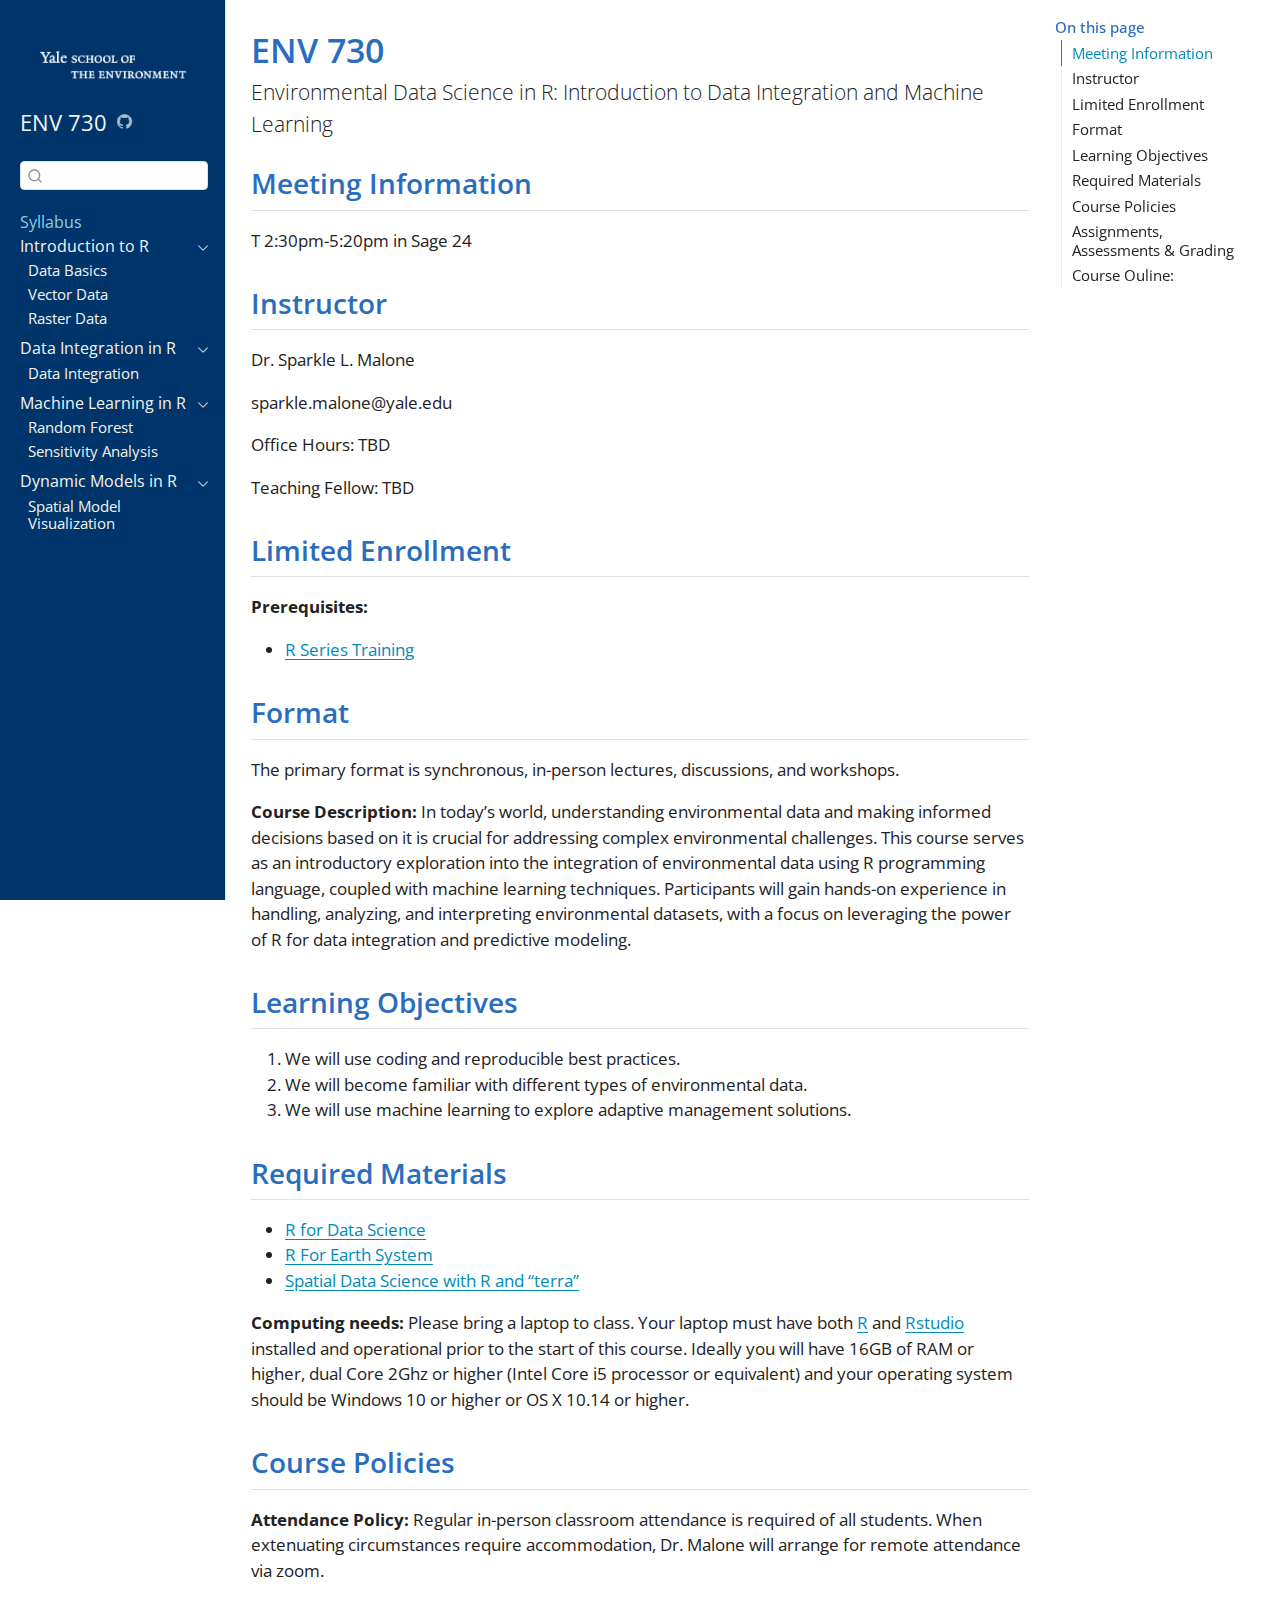
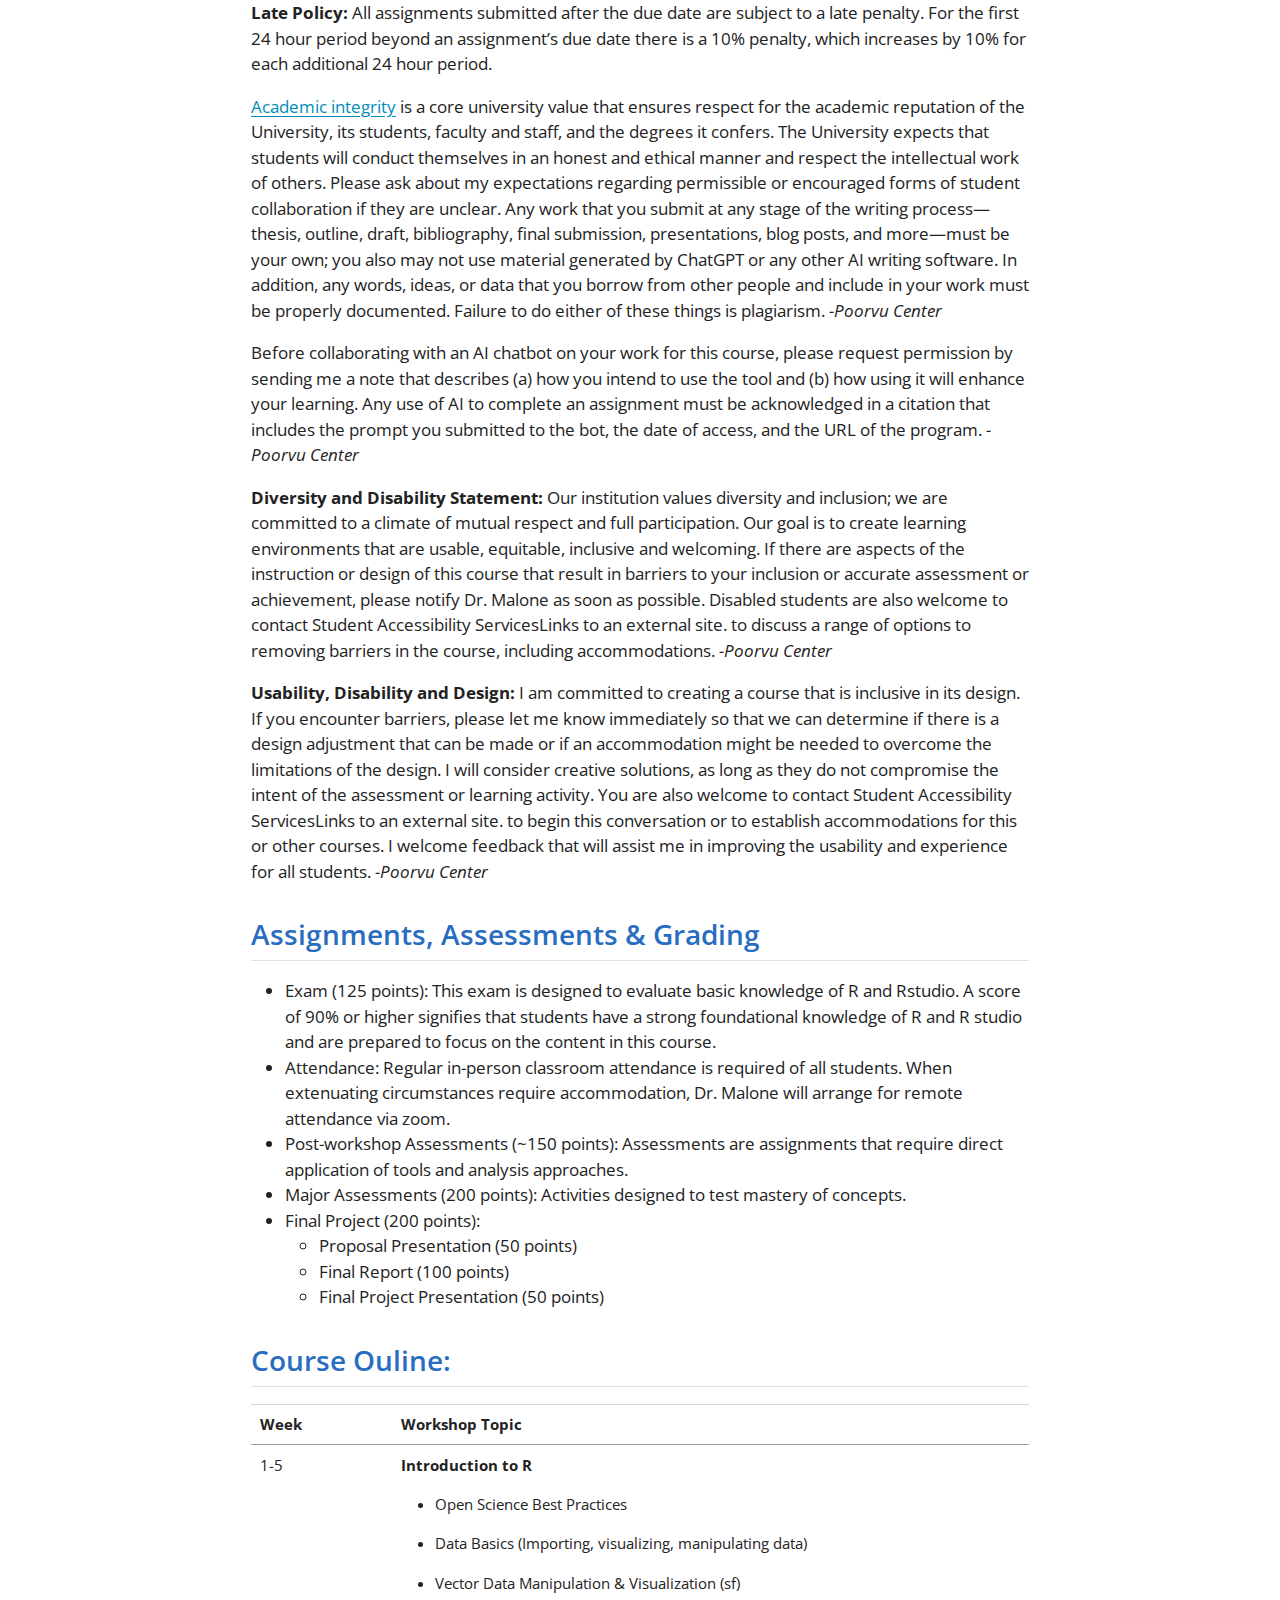
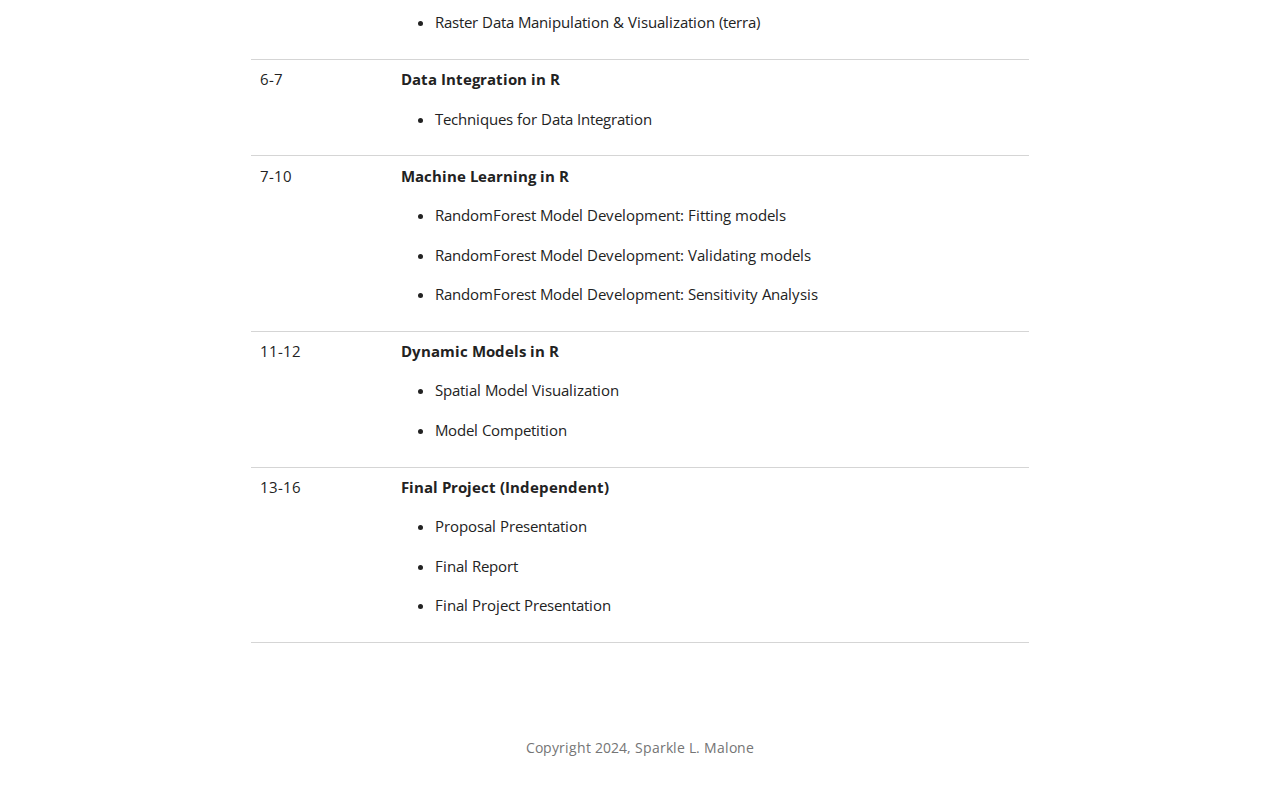
<file: docs/index.html>
<!DOCTYPE html>
<html xmlns="http://www.w3.org/1999/xhtml" lang="en" xml:lang="en"><head>

<meta charset="utf-8">
<meta name="generator" content="quarto-1.5.57">

<meta name="viewport" content="width=device-width, initial-scale=1.0, user-scalable=yes">


<title>ENV 730</title>
<style>
code{white-space: pre-wrap;}
span.smallcaps{font-variant: small-caps;}
div.columns{display: flex; gap: min(4vw, 1.5em);}
div.column{flex: auto; overflow-x: auto;}
div.hanging-indent{margin-left: 1.5em; text-indent: -1.5em;}
ul.task-list{list-style: none;}
ul.task-list li input[type="checkbox"] {
  width: 0.8em;
  margin: 0 0.8em 0.2em -1em; /* quarto-specific, see https://github.com/quarto-dev/quarto-cli/issues/4556 */ 
  vertical-align: middle;
}
</style>


<script src="site_libs/quarto-nav/quarto-nav.js"></script>
<script src="site_libs/quarto-nav/headroom.min.js"></script>
<script src="site_libs/clipboard/clipboard.min.js"></script>
<script src="site_libs/quarto-search/autocomplete.umd.js"></script>
<script src="site_libs/quarto-search/fuse.min.js"></script>
<script src="site_libs/quarto-search/quarto-search.js"></script>
<meta name="quarto:offset" content="./">
<script src="site_libs/quarto-html/quarto.js"></script>
<script src="site_libs/quarto-html/popper.min.js"></script>
<script src="site_libs/quarto-html/tippy.umd.min.js"></script>
<script src="site_libs/quarto-html/anchor.min.js"></script>
<link href="site_libs/quarto-html/tippy.css" rel="stylesheet">
<link href="site_libs/quarto-html/quarto-syntax-highlighting.css" rel="stylesheet" id="quarto-text-highlighting-styles">
<script src="site_libs/bootstrap/bootstrap.min.js"></script>
<link href="site_libs/bootstrap/bootstrap-icons.css" rel="stylesheet">
<link href="site_libs/bootstrap/bootstrap.min.css" rel="stylesheet" id="quarto-bootstrap" data-mode="light">
<script id="quarto-search-options" type="application/json">{
  "location": "sidebar",
  "copy-button": false,
  "collapse-after": 3,
  "panel-placement": "start",
  "type": "textbox",
  "limit": 50,
  "keyboard-shortcut": [
    "f",
    "/",
    "s"
  ],
  "show-item-context": false,
  "language": {
    "search-no-results-text": "No results",
    "search-matching-documents-text": "matching documents",
    "search-copy-link-title": "Copy link to search",
    "search-hide-matches-text": "Hide additional matches",
    "search-more-match-text": "more match in this document",
    "search-more-matches-text": "more matches in this document",
    "search-clear-button-title": "Clear",
    "search-text-placeholder": "",
    "search-detached-cancel-button-title": "Cancel",
    "search-submit-button-title": "Submit",
    "search-label": "Search"
  }
}</script>


</head>

<body class="nav-sidebar docked">

<div id="quarto-search-results"></div>
  <header id="quarto-header" class="headroom fixed-top">
  <nav class="quarto-secondary-nav">
    <div class="container-fluid d-flex">
      <button type="button" class="quarto-btn-toggle btn" data-bs-toggle="collapse" role="button" data-bs-target=".quarto-sidebar-collapse-item" aria-controls="quarto-sidebar" aria-expanded="false" aria-label="Toggle sidebar navigation" onclick="if (window.quartoToggleHeadroom) { window.quartoToggleHeadroom(); }">
        <i class="bi bi-layout-text-sidebar-reverse"></i>
      </button>
        <nav class="quarto-page-breadcrumbs" aria-label="breadcrumb"><ol class="breadcrumb"><li class="breadcrumb-item"><a href="./index.html">Syllabus</a></li></ol></nav>
        <a class="flex-grow-1" role="navigation" data-bs-toggle="collapse" data-bs-target=".quarto-sidebar-collapse-item" aria-controls="quarto-sidebar" aria-expanded="false" aria-label="Toggle sidebar navigation" onclick="if (window.quartoToggleHeadroom) { window.quartoToggleHeadroom(); }">      
        </a>
      <button type="button" class="btn quarto-search-button" aria-label="Search" onclick="window.quartoOpenSearch();">
        <i class="bi bi-search"></i>
      </button>
    </div>
  </nav>
</header>
<!-- content -->
<div id="quarto-content" class="quarto-container page-columns page-rows-contents page-layout-article">
<!-- sidebar -->
  <nav id="quarto-sidebar" class="sidebar collapse collapse-horizontal quarto-sidebar-collapse-item sidebar-navigation docked overflow-auto">
    <div class="pt-lg-2 mt-2 text-left sidebar-header sidebar-header-stacked">
      <a href="./index.html" class="sidebar-logo-link">
      <img src="./images/YSEwordmark2L_RGB-KO.png" alt="" class="sidebar-logo py-0 d-lg-inline d-none">
      </a>
    <div class="sidebar-title mb-0 py-0">
      <a href="./">ENV 730</a> 
        <div class="sidebar-tools-main">
    <a href="https://github.com/YSE-Environmental-Data-Science/EDS_course" title="" class="quarto-navigation-tool px-1" aria-label=""><i class="bi bi-github"></i></a>
</div>
    </div>
      </div>
        <div class="mt-2 flex-shrink-0 align-items-center">
        <div class="sidebar-search">
        <div id="quarto-search" class="" title="Search"></div>
        </div>
        </div>
    <div class="sidebar-menu-container"> 
    <ul class="list-unstyled mt-1">
        <li class="sidebar-item">
  <div class="sidebar-item-container"> 
  <a href="./index.html" class="sidebar-item-text sidebar-link active">
 <span class="menu-text">Syllabus</span></a>
  </div>
</li>
        <li class="sidebar-item sidebar-item-section">
      <div class="sidebar-item-container"> 
            <a class="sidebar-item-text sidebar-link text-start" data-bs-toggle="collapse" data-bs-target="#quarto-sidebar-section-1" role="navigation" aria-expanded="true">
 <span class="menu-text">Introduction to R</span></a>
          <a class="sidebar-item-toggle text-start" data-bs-toggle="collapse" data-bs-target="#quarto-sidebar-section-1" role="navigation" aria-expanded="true" aria-label="Toggle section">
            <i class="bi bi-chevron-right ms-2"></i>
          </a> 
      </div>
      <ul id="quarto-sidebar-section-1" class="collapse list-unstyled sidebar-section depth1 show">  
          <li class="sidebar-item">
  <div class="sidebar-item-container"> 
  <a href="./data_basics.html" class="sidebar-item-text sidebar-link">
 <span class="menu-text">Data Basics</span></a>
  </div>
</li>
          <li class="sidebar-item">
  <div class="sidebar-item-container"> 
  <a href="./sf.html" class="sidebar-item-text sidebar-link">
 <span class="menu-text">Vector Data</span></a>
  </div>
</li>
          <li class="sidebar-item">
  <div class="sidebar-item-container"> 
  <a href="./terra.html" class="sidebar-item-text sidebar-link">
 <span class="menu-text">Raster Data</span></a>
  </div>
</li>
      </ul>
  </li>
        <li class="sidebar-item sidebar-item-section">
      <div class="sidebar-item-container"> 
            <a class="sidebar-item-text sidebar-link text-start" data-bs-toggle="collapse" data-bs-target="#quarto-sidebar-section-2" role="navigation" aria-expanded="true">
 <span class="menu-text">Data Integration in R</span></a>
          <a class="sidebar-item-toggle text-start" data-bs-toggle="collapse" data-bs-target="#quarto-sidebar-section-2" role="navigation" aria-expanded="true" aria-label="Toggle section">
            <i class="bi bi-chevron-right ms-2"></i>
          </a> 
      </div>
      <ul id="quarto-sidebar-section-2" class="collapse list-unstyled sidebar-section depth1 show">  
          <li class="sidebar-item">
  <div class="sidebar-item-container"> 
  <a href="./data_integration.html" class="sidebar-item-text sidebar-link">
 <span class="menu-text">Data Integration</span></a>
  </div>
</li>
      </ul>
  </li>
        <li class="sidebar-item sidebar-item-section">
      <div class="sidebar-item-container"> 
            <a class="sidebar-item-text sidebar-link text-start" data-bs-toggle="collapse" data-bs-target="#quarto-sidebar-section-3" role="navigation" aria-expanded="true">
 <span class="menu-text">Machine Learning in R</span></a>
          <a class="sidebar-item-toggle text-start" data-bs-toggle="collapse" data-bs-target="#quarto-sidebar-section-3" role="navigation" aria-expanded="true" aria-label="Toggle section">
            <i class="bi bi-chevron-right ms-2"></i>
          </a> 
      </div>
      <ul id="quarto-sidebar-section-3" class="collapse list-unstyled sidebar-section depth1 show">  
          <li class="sidebar-item">
  <div class="sidebar-item-container"> 
  <a href="./random_forest.html" class="sidebar-item-text sidebar-link">
 <span class="menu-text">Random Forest</span></a>
  </div>
</li>
          <li class="sidebar-item">
  <div class="sidebar-item-container"> 
  <a href="./sensitivity.html" class="sidebar-item-text sidebar-link">
 <span class="menu-text">Sensitivity Analysis</span></a>
  </div>
</li>
      </ul>
  </li>
        <li class="sidebar-item sidebar-item-section">
      <div class="sidebar-item-container"> 
            <a class="sidebar-item-text sidebar-link text-start" data-bs-toggle="collapse" data-bs-target="#quarto-sidebar-section-4" role="navigation" aria-expanded="true">
 <span class="menu-text">Dynamic Models in R</span></a>
          <a class="sidebar-item-toggle text-start" data-bs-toggle="collapse" data-bs-target="#quarto-sidebar-section-4" role="navigation" aria-expanded="true" aria-label="Toggle section">
            <i class="bi bi-chevron-right ms-2"></i>
          </a> 
      </div>
      <ul id="quarto-sidebar-section-4" class="collapse list-unstyled sidebar-section depth1 show">  
          <li class="sidebar-item">
  <div class="sidebar-item-container"> 
  <a href="./spatial_projections.html" class="sidebar-item-text sidebar-link">
 <span class="menu-text">Spatial Model Visualization</span></a>
  </div>
</li>
      </ul>
  </li>
    </ul>
    </div>
</nav>
<div id="quarto-sidebar-glass" class="quarto-sidebar-collapse-item" data-bs-toggle="collapse" data-bs-target=".quarto-sidebar-collapse-item"></div>
<!-- margin-sidebar -->
    <div id="quarto-margin-sidebar" class="sidebar margin-sidebar">
        <nav id="TOC" role="doc-toc" class="toc-active">
    <h2 id="toc-title">On this page</h2>
   
  <ul>
  <li><a href="#meeting-information" id="toc-meeting-information" class="nav-link active" data-scroll-target="#meeting-information">Meeting Information</a></li>
  <li><a href="#instructor" id="toc-instructor" class="nav-link" data-scroll-target="#instructor">Instructor</a></li>
  <li><a href="#limited-enrollment" id="toc-limited-enrollment" class="nav-link" data-scroll-target="#limited-enrollment">Limited Enrollment</a></li>
  <li><a href="#format" id="toc-format" class="nav-link" data-scroll-target="#format">Format</a></li>
  <li><a href="#learning-objectives" id="toc-learning-objectives" class="nav-link" data-scroll-target="#learning-objectives">Learning Objectives</a></li>
  <li><a href="#required-materials" id="toc-required-materials" class="nav-link" data-scroll-target="#required-materials">Required Materials</a></li>
  <li><a href="#course-policies" id="toc-course-policies" class="nav-link" data-scroll-target="#course-policies">Course Policies</a></li>
  <li><a href="#assignments-assessments-grading" id="toc-assignments-assessments-grading" class="nav-link" data-scroll-target="#assignments-assessments-grading">Assignments, Assessments &amp; Grading</a></li>
  <li><a href="#course-ouline" id="toc-course-ouline" class="nav-link" data-scroll-target="#course-ouline">Course Ouline:</a></li>
  </ul>
</nav>
    </div>
<!-- main -->
<main class="content" id="quarto-document-content">

<header id="title-block-header" class="quarto-title-block default">
<div class="quarto-title">
<h1 class="title">ENV 730</h1>
<p class="subtitle lead">Environmental Data Science in R: Introduction to Data Integration and Machine Learning</p>
</div>



<div class="quarto-title-meta">

    
  
    
  </div>
  


</header>


<section id="meeting-information" class="level2">
<h2 class="anchored" data-anchor-id="meeting-information">Meeting Information</h2>
<p>T 2:30pm-5:20pm in Sage 24</p>
</section>
<section id="instructor" class="level2">
<h2 class="anchored" data-anchor-id="instructor">Instructor</h2>
<p>Dr.&nbsp;Sparkle L. Malone</p>
<p>sparkle.malone@yale.edu</p>
<p>Office Hours: TBD</p>
<p>Teaching Fellow: TBD</p>
</section>
<section id="limited-enrollment" class="level2">
<h2 class="anchored" data-anchor-id="limited-enrollment">Limited Enrollment</h2>
<p><b>Prerequisites:</b></p>
<ul>
<li><a href="https://research.computing.yale.edu/training/r-series">R Series Training</a></li>
</ul>
</section>
<section id="format" class="level2">
<h2 class="anchored" data-anchor-id="format">Format</h2>
<p>The primary format is synchronous, in-person lectures, discussions, and workshops.</p>
<p><b>Course Description:</b> In today’s world, understanding environmental data and making informed decisions based on it is crucial for addressing complex environmental challenges. This course serves as an introductory exploration into the integration of environmental data using R programming language, coupled with machine learning techniques. Participants will gain hands-on experience in handling, analyzing, and interpreting environmental datasets, with a focus on leveraging the power of R for data integration and predictive modeling.</p>
</section>
<section id="learning-objectives" class="level2">
<h2 class="anchored" data-anchor-id="learning-objectives">Learning Objectives</h2>
<ol type="1">
<li>We will use coding and reproducible best practices.</li>
<li>We will become familiar with different types of environmental data.</li>
<li>We will use machine learning to explore adaptive management solutions.</li>
</ol>
</section>
<section id="required-materials" class="level2">
<h2 class="anchored" data-anchor-id="required-materials">Required Materials</h2>
<ul>
<li><a href="https://r4ds.had.co.nz/index.html">R for Data Science</a></li>
<li><a href="https://pjbartlein.github.io/REarthSysSci/index.html">R For Earth System</a></li>
<li><a href="https://rspatial.org/index.html">Spatial Data Science with R and “terra”</a></li>
</ul>
<p><b>Computing needs:</b> Please bring a laptop to class. Your laptop must have both <a href="https://cloud.r-project.org/">R</a> and <a href="https://www.rstudio.com/products/rstudio/download/">Rstudio</a> installed and operational prior to the start of this course. Ideally you will have 16GB of RAM or higher, dual Core 2Ghz or higher (Intel Core i5 processor or equivalent) and your operating system should be Windows 10 or higher or OS X 10.14 or higher.</p>
</section>
<section id="course-policies" class="level2">
<h2 class="anchored" data-anchor-id="course-policies">Course Policies</h2>
<p><b>Attendance Policy:</b> Regular in-person classroom attendance is required of all students. When extenuating circumstances require accommodation, Dr.&nbsp;Malone will arrange for remote attendance via zoom.</p>
<p><b>Late Policy:</b> All assignments submitted after the due date are subject to a late penalty. For the first 24 hour period beyond an assignment’s due date there is a 10% penalty, which increases by 10% for each additional 24 hour period.</p>
<p><a href="http://catalog.yale.edu/undergraduate-regulations/regulations/academic-dishonesty/">Academic integrity</a> is a core university value that ensures respect for the academic reputation of the University, its students, faculty and staff, and the degrees it confers. The University expects that students will conduct themselves in an honest and ethical manner and respect the intellectual work of others. Please ask about my expectations regarding permissible or encouraged forms of student collaboration if they are unclear. Any work that you submit at any stage of the writing process—thesis, outline, draft, bibliography, final submission, presentations, blog posts, and more—must be your own; you also may not use material generated by ChatGPT or any other AI writing software. In addition, any words, ideas, or data that you borrow from other people and include in your work must be properly documented. Failure to do either of these things is plagiarism. <i>-Poorvu Center</i></p>
<p>Before collaborating with an AI chatbot on your work for this course, please request permission by sending me a note that describes (a) how you intend to use the tool and (b) how using it will enhance your learning. Any use of AI to complete an assignment must be acknowledged in a citation that includes the prompt you submitted to the bot, the date of access, and the URL of the program. <i>-Poorvu Center</i></p>
<p><b>Diversity and Disability Statement:</b> Our institution values diversity and inclusion; we are committed to a climate of mutual respect and full participation. Our goal is to create learning environments that are usable, equitable, inclusive and welcoming. If there are aspects of the instruction or design of this course that result in barriers to your inclusion or accurate assessment or achievement, please notify Dr.&nbsp;Malone as soon as possible. Disabled students are also welcome to contact Student Accessibility ServicesLinks to an external site. to discuss a range of options to removing barriers in the course, including accommodations. <i>-Poorvu Center</i></p>
<p><b>Usability, Disability and Design:</b> I am committed to creating a course that is inclusive in its design. If you encounter barriers, please let me know immediately so that we can determine if there is a design adjustment that can be made or if an accommodation might be needed to overcome the limitations of the design. I will consider creative solutions, as long as they do not compromise the intent of the assessment or learning activity. You are also welcome to contact Student Accessibility ServicesLinks to an external site. to begin this conversation or to establish accommodations for this or other courses. I welcome feedback that will assist me in improving the usability and experience for all students. <i>-Poorvu Center</i></p>
</section>
<section id="assignments-assessments-grading" class="level2">
<h2 class="anchored" data-anchor-id="assignments-assessments-grading">Assignments, Assessments &amp; Grading</h2>
<ul>
<li>Exam (125 points): This exam is designed to evaluate basic knowledge of R and Rstudio. A score of 90% or higher signifies that students have a strong foundational knowledge of R and R studio and are prepared to focus on the content in this course.</li>
<li>Attendance: Regular in-person classroom attendance is required of all students. When extenuating circumstances require accommodation, Dr.&nbsp;Malone will arrange for remote attendance via zoom.</li>
<li>Post-workshop Assessments (~150 points): Assessments are assignments that require direct application of tools and analysis approaches.</li>
<li>Major Assessments (200 points): Activities designed to test mastery of concepts.</li>
<li>Final Project (200 points):
<ul>
<li>Proposal Presentation (50 points)</li>
<li>Final Report (100 points)</li>
<li>Final Project Presentation (50 points)</li>
</ul></li>
</ul>
</section>
<section id="course-ouline" class="level2">
<h2 class="anchored" data-anchor-id="course-ouline">Course Ouline:</h2>
<table class="caption-top table">
<colgroup>
<col style="width: 18%">
<col style="width: 81%">
</colgroup>
<thead>
<tr class="header">
<th>Week</th>
<th>Workshop Topic</th>
</tr>
</thead>
<tbody>
<tr class="odd">
<td>1-5</td>
<td><p><strong>Introduction to R</strong></p>
<ul>
<li><p>Open Science Best Practices</p></li>
<li><p>Data Basics (Importing, visualizing, manipulating data)</p></li>
<li><p>Vector Data Manipulation &amp; Visualization (sf)</p></li>
<li><p>Raster Data Manipulation &amp; Visualization (terra)</p></li>
</ul></td>
</tr>
<tr class="even">
<td>6-7</td>
<td><p><strong>Data Integration in R</strong></p>
<ul>
<li>Techniques for Data Integration</li>
</ul></td>
</tr>
<tr class="odd">
<td>7-10</td>
<td><p><strong>Machine Learning in R</strong></p>
<ul>
<li><p>RandomForest Model Development: Fitting models</p></li>
<li><p>RandomForest Model Development: Validating models</p></li>
<li><p>RandomForest Model Development: Sensitivity Analysis</p></li>
</ul></td>
</tr>
<tr class="even">
<td>11-12</td>
<td><p><strong>Dynamic Models in R</strong></p>
<ul>
<li><p>Spatial Model Visualization</p></li>
<li><p>Model Competition</p></li>
</ul></td>
</tr>
<tr class="odd">
<td>13-16</td>
<td><p><strong>Final Project (Independent)</strong></p>
<ul>
<li><p>Proposal Presentation</p></li>
<li><p>Final Report</p></li>
<li><p>Final Project Presentation</p></li>
</ul></td>
</tr>
</tbody>
</table>


</section>

</main> <!-- /main -->
<script id="quarto-html-after-body" type="application/javascript">
window.document.addEventListener("DOMContentLoaded", function (event) {
  const toggleBodyColorMode = (bsSheetEl) => {
    const mode = bsSheetEl.getAttribute("data-mode");
    const bodyEl = window.document.querySelector("body");
    if (mode === "dark") {
      bodyEl.classList.add("quarto-dark");
      bodyEl.classList.remove("quarto-light");
    } else {
      bodyEl.classList.add("quarto-light");
      bodyEl.classList.remove("quarto-dark");
    }
  }
  const toggleBodyColorPrimary = () => {
    const bsSheetEl = window.document.querySelector("link#quarto-bootstrap");
    if (bsSheetEl) {
      toggleBodyColorMode(bsSheetEl);
    }
  }
  toggleBodyColorPrimary();  
  const icon = "";
  const anchorJS = new window.AnchorJS();
  anchorJS.options = {
    placement: 'right',
    icon: icon
  };
  anchorJS.add('.anchored');
  const isCodeAnnotation = (el) => {
    for (const clz of el.classList) {
      if (clz.startsWith('code-annotation-')) {                     
        return true;
      }
    }
    return false;
  }
  const onCopySuccess = function(e) {
    // button target
    const button = e.trigger;
    // don't keep focus
    button.blur();
    // flash "checked"
    button.classList.add('code-copy-button-checked');
    var currentTitle = button.getAttribute("title");
    button.setAttribute("title", "Copied!");
    let tooltip;
    if (window.bootstrap) {
      button.setAttribute("data-bs-toggle", "tooltip");
      button.setAttribute("data-bs-placement", "left");
      button.setAttribute("data-bs-title", "Copied!");
      tooltip = new bootstrap.Tooltip(button, 
        { trigger: "manual", 
          customClass: "code-copy-button-tooltip",
          offset: [0, -8]});
      tooltip.show();    
    }
    setTimeout(function() {
      if (tooltip) {
        tooltip.hide();
        button.removeAttribute("data-bs-title");
        button.removeAttribute("data-bs-toggle");
        button.removeAttribute("data-bs-placement");
      }
      button.setAttribute("title", currentTitle);
      button.classList.remove('code-copy-button-checked');
    }, 1000);
    // clear code selection
    e.clearSelection();
  }
  const getTextToCopy = function(trigger) {
      const codeEl = trigger.previousElementSibling.cloneNode(true);
      for (const childEl of codeEl.children) {
        if (isCodeAnnotation(childEl)) {
          childEl.remove();
        }
      }
      return codeEl.innerText;
  }
  const clipboard = new window.ClipboardJS('.code-copy-button:not([data-in-quarto-modal])', {
    text: getTextToCopy
  });
  clipboard.on('success', onCopySuccess);
  if (window.document.getElementById('quarto-embedded-source-code-modal')) {
    // For code content inside modals, clipBoardJS needs to be initialized with a container option
    // TODO: Check when it could be a function (https://github.com/zenorocha/clipboard.js/issues/860)
    const clipboardModal = new window.ClipboardJS('.code-copy-button[data-in-quarto-modal]', {
      text: getTextToCopy,
      container: window.document.getElementById('quarto-embedded-source-code-modal')
    });
    clipboardModal.on('success', onCopySuccess);
  }
    var localhostRegex = new RegExp(/^(?:http|https):\/\/localhost\:?[0-9]*\//);
    var mailtoRegex = new RegExp(/^mailto:/);
      var filterRegex = new RegExp('/' + window.location.host + '/');
    var isInternal = (href) => {
        return filterRegex.test(href) || localhostRegex.test(href) || mailtoRegex.test(href);
    }
    // Inspect non-navigation links and adorn them if external
 	var links = window.document.querySelectorAll('a[href]:not(.nav-link):not(.navbar-brand):not(.toc-action):not(.sidebar-link):not(.sidebar-item-toggle):not(.pagination-link):not(.no-external):not([aria-hidden]):not(.dropdown-item):not(.quarto-navigation-tool):not(.about-link)');
    for (var i=0; i<links.length; i++) {
      const link = links[i];
      if (!isInternal(link.href)) {
        // undo the damage that might have been done by quarto-nav.js in the case of
        // links that we want to consider external
        if (link.dataset.originalHref !== undefined) {
          link.href = link.dataset.originalHref;
        }
      }
    }
  function tippyHover(el, contentFn, onTriggerFn, onUntriggerFn) {
    const config = {
      allowHTML: true,
      maxWidth: 500,
      delay: 100,
      arrow: false,
      appendTo: function(el) {
          return el.parentElement;
      },
      interactive: true,
      interactiveBorder: 10,
      theme: 'quarto',
      placement: 'bottom-start',
    };
    if (contentFn) {
      config.content = contentFn;
    }
    if (onTriggerFn) {
      config.onTrigger = onTriggerFn;
    }
    if (onUntriggerFn) {
      config.onUntrigger = onUntriggerFn;
    }
    window.tippy(el, config); 
  }
  const noterefs = window.document.querySelectorAll('a[role="doc-noteref"]');
  for (var i=0; i<noterefs.length; i++) {
    const ref = noterefs[i];
    tippyHover(ref, function() {
      // use id or data attribute instead here
      let href = ref.getAttribute('data-footnote-href') || ref.getAttribute('href');
      try { href = new URL(href).hash; } catch {}
      const id = href.replace(/^#\/?/, "");
      const note = window.document.getElementById(id);
      if (note) {
        return note.innerHTML;
      } else {
        return "";
      }
    });
  }
  const xrefs = window.document.querySelectorAll('a.quarto-xref');
  const processXRef = (id, note) => {
    // Strip column container classes
    const stripColumnClz = (el) => {
      el.classList.remove("page-full", "page-columns");
      if (el.children) {
        for (const child of el.children) {
          stripColumnClz(child);
        }
      }
    }
    stripColumnClz(note)
    if (id === null || id.startsWith('sec-')) {
      // Special case sections, only their first couple elements
      const container = document.createElement("div");
      if (note.children && note.children.length > 2) {
        container.appendChild(note.children[0].cloneNode(true));
        for (let i = 1; i < note.children.length; i++) {
          const child = note.children[i];
          if (child.tagName === "P" && child.innerText === "") {
            continue;
          } else {
            container.appendChild(child.cloneNode(true));
            break;
          }
        }
        if (window.Quarto?.typesetMath) {
          window.Quarto.typesetMath(container);
        }
        return container.innerHTML
      } else {
        if (window.Quarto?.typesetMath) {
          window.Quarto.typesetMath(note);
        }
        return note.innerHTML;
      }
    } else {
      // Remove any anchor links if they are present
      const anchorLink = note.querySelector('a.anchorjs-link');
      if (anchorLink) {
        anchorLink.remove();
      }
      if (window.Quarto?.typesetMath) {
        window.Quarto.typesetMath(note);
      }
      // TODO in 1.5, we should make sure this works without a callout special case
      if (note.classList.contains("callout")) {
        return note.outerHTML;
      } else {
        return note.innerHTML;
      }
    }
  }
  for (var i=0; i<xrefs.length; i++) {
    const xref = xrefs[i];
    tippyHover(xref, undefined, function(instance) {
      instance.disable();
      let url = xref.getAttribute('href');
      let hash = undefined; 
      if (url.startsWith('#')) {
        hash = url;
      } else {
        try { hash = new URL(url).hash; } catch {}
      }
      if (hash) {
        const id = hash.replace(/^#\/?/, "");
        const note = window.document.getElementById(id);
        if (note !== null) {
          try {
            const html = processXRef(id, note.cloneNode(true));
            instance.setContent(html);
          } finally {
            instance.enable();
            instance.show();
          }
        } else {
          // See if we can fetch this
          fetch(url.split('#')[0])
          .then(res => res.text())
          .then(html => {
            const parser = new DOMParser();
            const htmlDoc = parser.parseFromString(html, "text/html");
            const note = htmlDoc.getElementById(id);
            if (note !== null) {
              const html = processXRef(id, note);
              instance.setContent(html);
            } 
          }).finally(() => {
            instance.enable();
            instance.show();
          });
        }
      } else {
        // See if we can fetch a full url (with no hash to target)
        // This is a special case and we should probably do some content thinning / targeting
        fetch(url)
        .then(res => res.text())
        .then(html => {
          const parser = new DOMParser();
          const htmlDoc = parser.parseFromString(html, "text/html");
          const note = htmlDoc.querySelector('main.content');
          if (note !== null) {
            // This should only happen for chapter cross references
            // (since there is no id in the URL)
            // remove the first header
            if (note.children.length > 0 && note.children[0].tagName === "HEADER") {
              note.children[0].remove();
            }
            const html = processXRef(null, note);
            instance.setContent(html);
          } 
        }).finally(() => {
          instance.enable();
          instance.show();
        });
      }
    }, function(instance) {
    });
  }
      let selectedAnnoteEl;
      const selectorForAnnotation = ( cell, annotation) => {
        let cellAttr = 'data-code-cell="' + cell + '"';
        let lineAttr = 'data-code-annotation="' +  annotation + '"';
        const selector = 'span[' + cellAttr + '][' + lineAttr + ']';
        return selector;
      }
      const selectCodeLines = (annoteEl) => {
        const doc = window.document;
        const targetCell = annoteEl.getAttribute("data-target-cell");
        const targetAnnotation = annoteEl.getAttribute("data-target-annotation");
        const annoteSpan = window.document.querySelector(selectorForAnnotation(targetCell, targetAnnotation));
        const lines = annoteSpan.getAttribute("data-code-lines").split(",");
        const lineIds = lines.map((line) => {
          return targetCell + "-" + line;
        })
        let top = null;
        let height = null;
        let parent = null;
        if (lineIds.length > 0) {
            //compute the position of the single el (top and bottom and make a div)
            const el = window.document.getElementById(lineIds[0]);
            top = el.offsetTop;
            height = el.offsetHeight;
            parent = el.parentElement.parentElement;
          if (lineIds.length > 1) {
            const lastEl = window.document.getElementById(lineIds[lineIds.length - 1]);
            const bottom = lastEl.offsetTop + lastEl.offsetHeight;
            height = bottom - top;
          }
          if (top !== null && height !== null && parent !== null) {
            // cook up a div (if necessary) and position it 
            let div = window.document.getElementById("code-annotation-line-highlight");
            if (div === null) {
              div = window.document.createElement("div");
              div.setAttribute("id", "code-annotation-line-highlight");
              div.style.position = 'absolute';
              parent.appendChild(div);
            }
            div.style.top = top - 2 + "px";
            div.style.height = height + 4 + "px";
            div.style.left = 0;
            let gutterDiv = window.document.getElementById("code-annotation-line-highlight-gutter");
            if (gutterDiv === null) {
              gutterDiv = window.document.createElement("div");
              gutterDiv.setAttribute("id", "code-annotation-line-highlight-gutter");
              gutterDiv.style.position = 'absolute';
              const codeCell = window.document.getElementById(targetCell);
              const gutter = codeCell.querySelector('.code-annotation-gutter');
              gutter.appendChild(gutterDiv);
            }
            gutterDiv.style.top = top - 2 + "px";
            gutterDiv.style.height = height + 4 + "px";
          }
          selectedAnnoteEl = annoteEl;
        }
      };
      const unselectCodeLines = () => {
        const elementsIds = ["code-annotation-line-highlight", "code-annotation-line-highlight-gutter"];
        elementsIds.forEach((elId) => {
          const div = window.document.getElementById(elId);
          if (div) {
            div.remove();
          }
        });
        selectedAnnoteEl = undefined;
      };
        // Handle positioning of the toggle
    window.addEventListener(
      "resize",
      throttle(() => {
        elRect = undefined;
        if (selectedAnnoteEl) {
          selectCodeLines(selectedAnnoteEl);
        }
      }, 10)
    );
    function throttle(fn, ms) {
    let throttle = false;
    let timer;
      return (...args) => {
        if(!throttle) { // first call gets through
            fn.apply(this, args);
            throttle = true;
        } else { // all the others get throttled
            if(timer) clearTimeout(timer); // cancel #2
            timer = setTimeout(() => {
              fn.apply(this, args);
              timer = throttle = false;
            }, ms);
        }
      };
    }
      // Attach click handler to the DT
      const annoteDls = window.document.querySelectorAll('dt[data-target-cell]');
      for (const annoteDlNode of annoteDls) {
        annoteDlNode.addEventListener('click', (event) => {
          const clickedEl = event.target;
          if (clickedEl !== selectedAnnoteEl) {
            unselectCodeLines();
            const activeEl = window.document.querySelector('dt[data-target-cell].code-annotation-active');
            if (activeEl) {
              activeEl.classList.remove('code-annotation-active');
            }
            selectCodeLines(clickedEl);
            clickedEl.classList.add('code-annotation-active');
          } else {
            // Unselect the line
            unselectCodeLines();
            clickedEl.classList.remove('code-annotation-active');
          }
        });
      }
  const findCites = (el) => {
    const parentEl = el.parentElement;
    if (parentEl) {
      const cites = parentEl.dataset.cites;
      if (cites) {
        return {
          el,
          cites: cites.split(' ')
        };
      } else {
        return findCites(el.parentElement)
      }
    } else {
      return undefined;
    }
  };
  var bibliorefs = window.document.querySelectorAll('a[role="doc-biblioref"]');
  for (var i=0; i<bibliorefs.length; i++) {
    const ref = bibliorefs[i];
    const citeInfo = findCites(ref);
    if (citeInfo) {
      tippyHover(citeInfo.el, function() {
        var popup = window.document.createElement('div');
        citeInfo.cites.forEach(function(cite) {
          var citeDiv = window.document.createElement('div');
          citeDiv.classList.add('hanging-indent');
          citeDiv.classList.add('csl-entry');
          var biblioDiv = window.document.getElementById('ref-' + cite);
          if (biblioDiv) {
            citeDiv.innerHTML = biblioDiv.innerHTML;
          }
          popup.appendChild(citeDiv);
        });
        return popup.innerHTML;
      });
    }
  }
});
</script>
</div> <!-- /content -->
<footer class="footer">
  <div class="nav-footer">
    <div class="nav-footer-left">
      &nbsp;
    </div>   
    <div class="nav-footer-center">
<p>Copyright 2024, Sparkle L. Malone</p>
</div>
    <div class="nav-footer-right">
      &nbsp;
    </div>
  </div>
</footer>




</body></html>
</file>
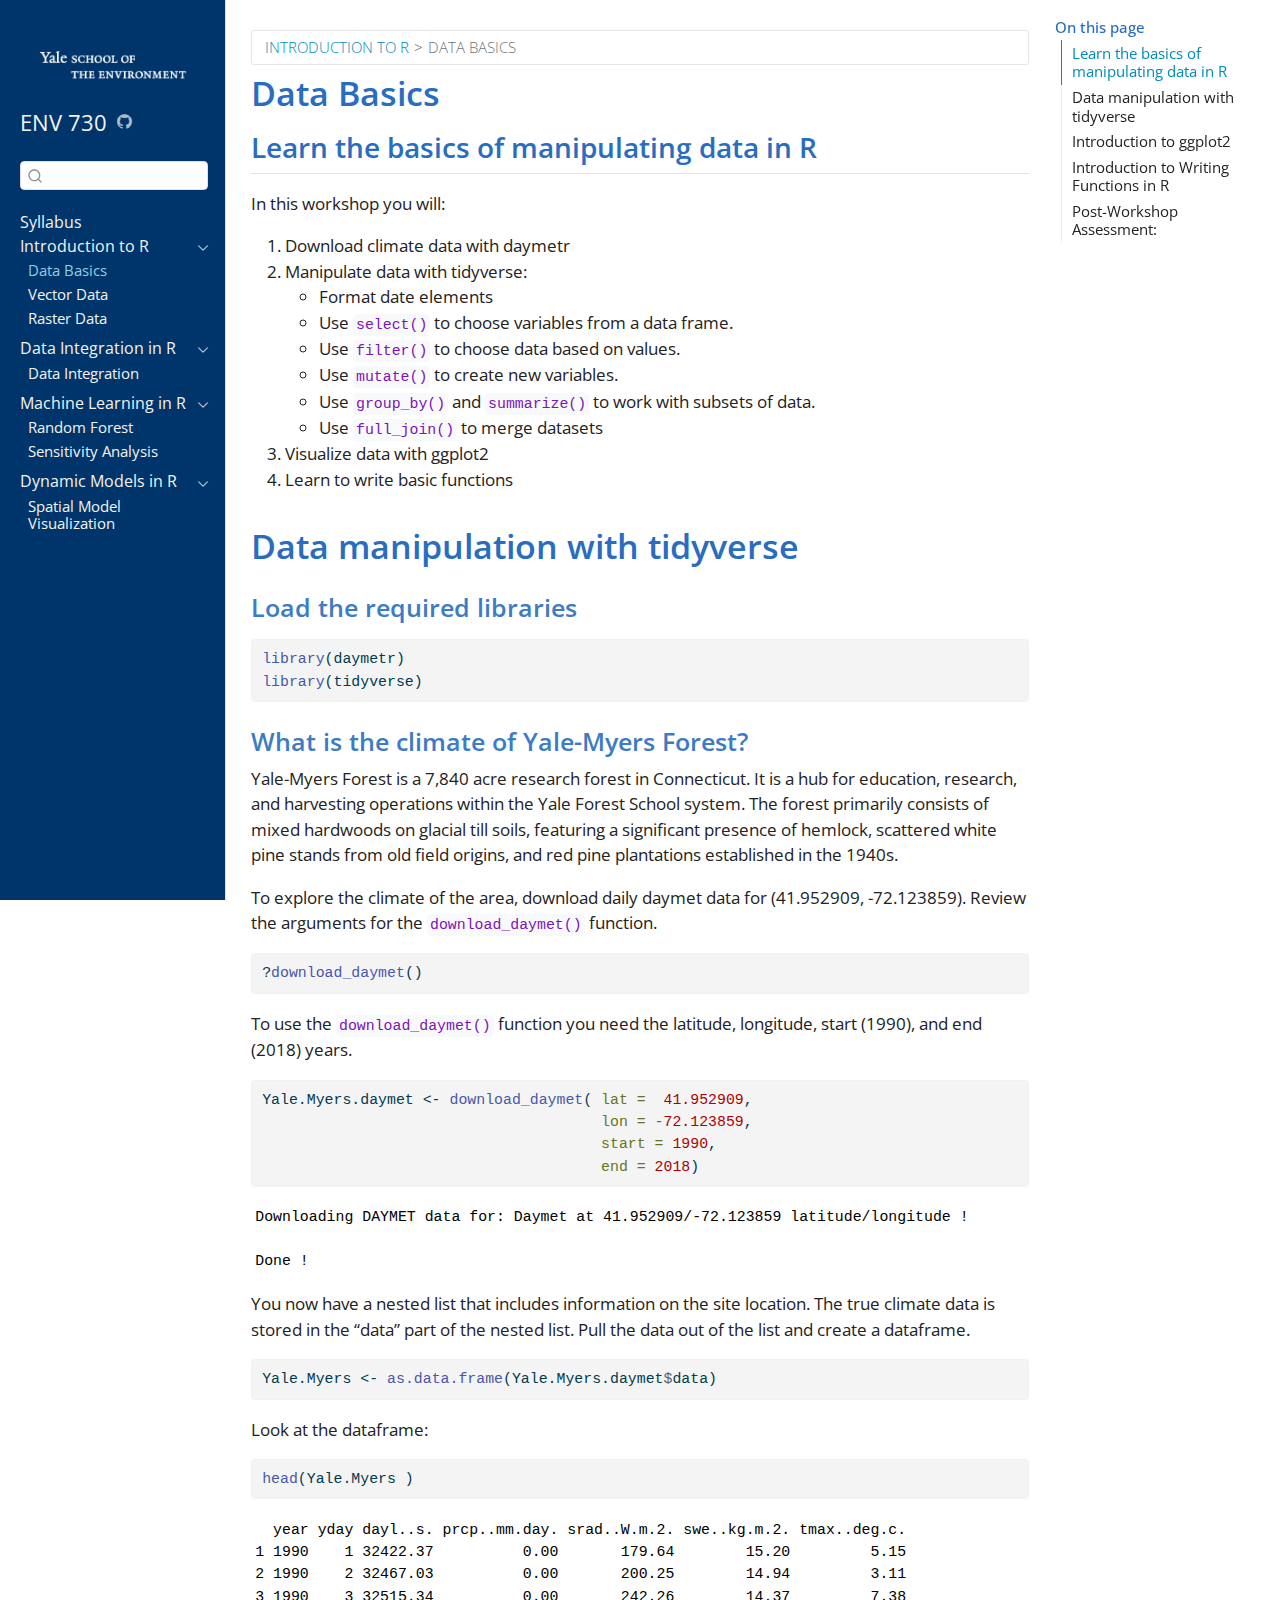
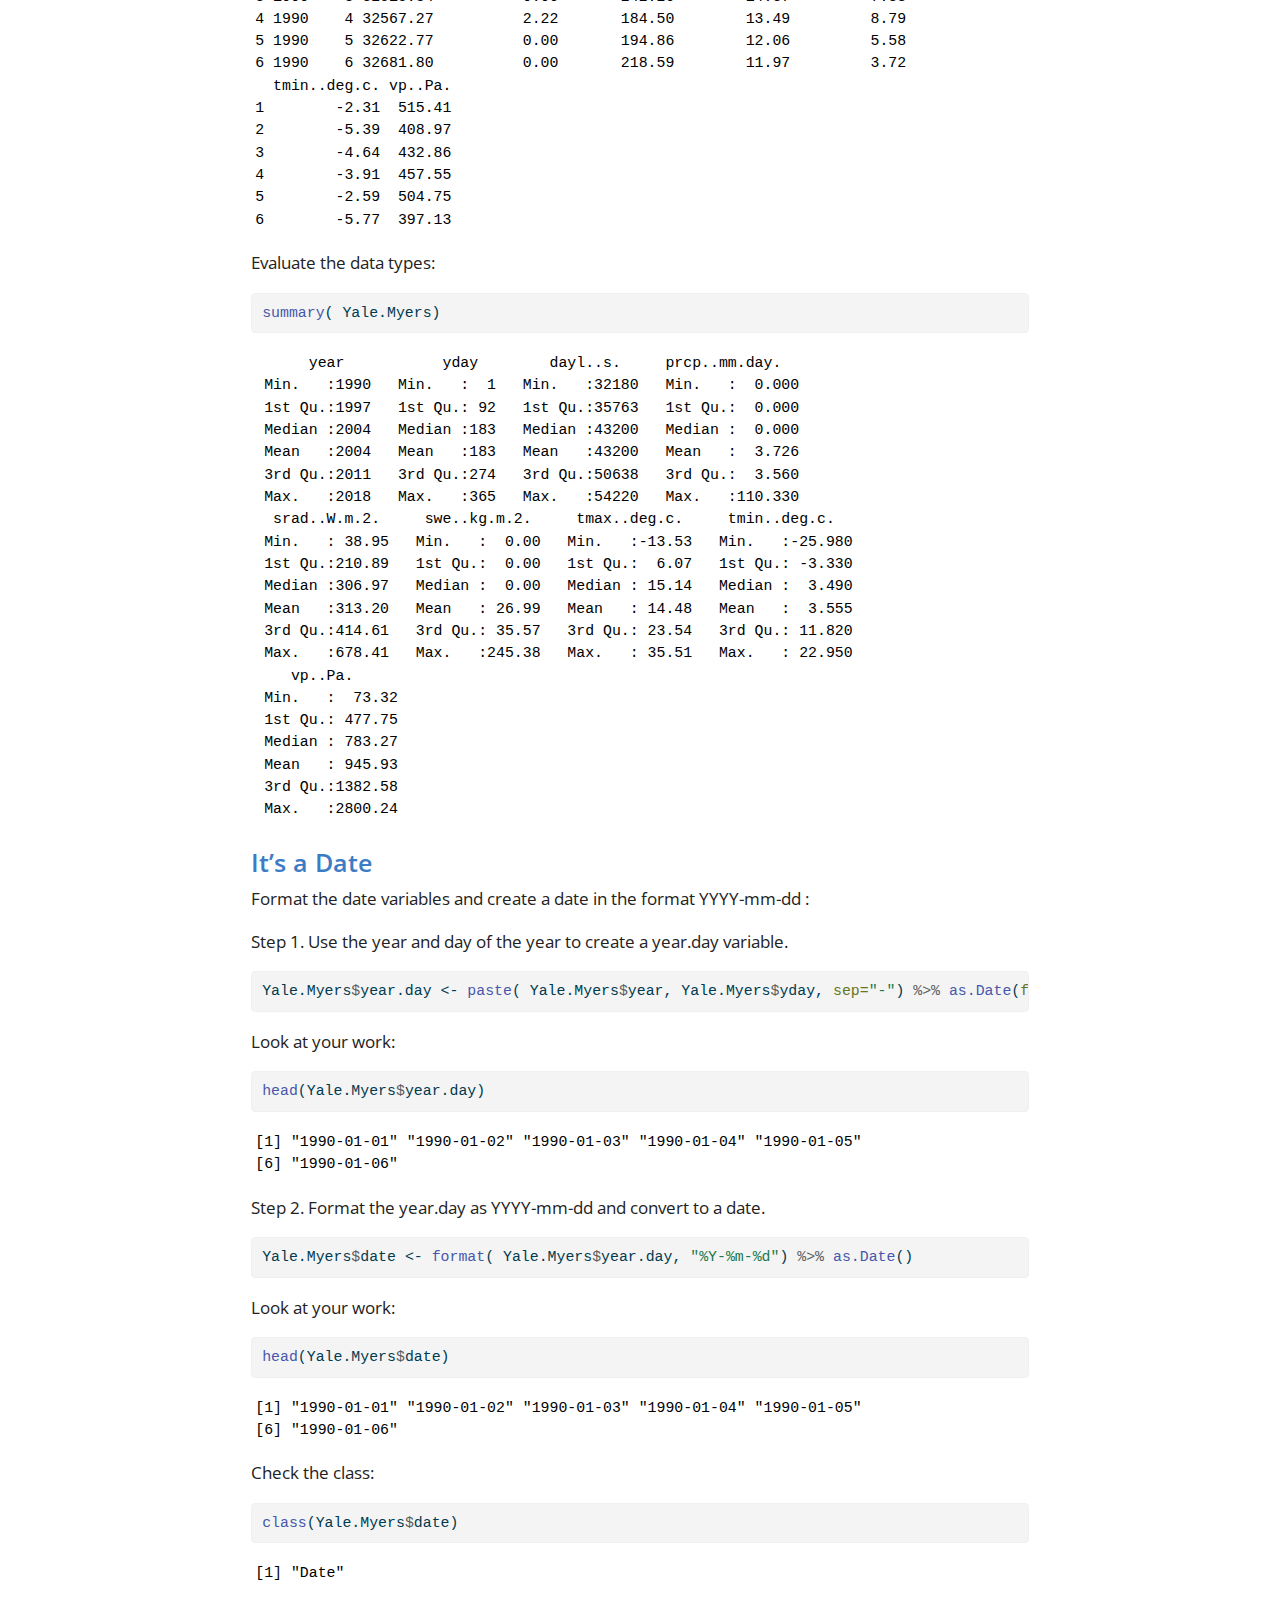
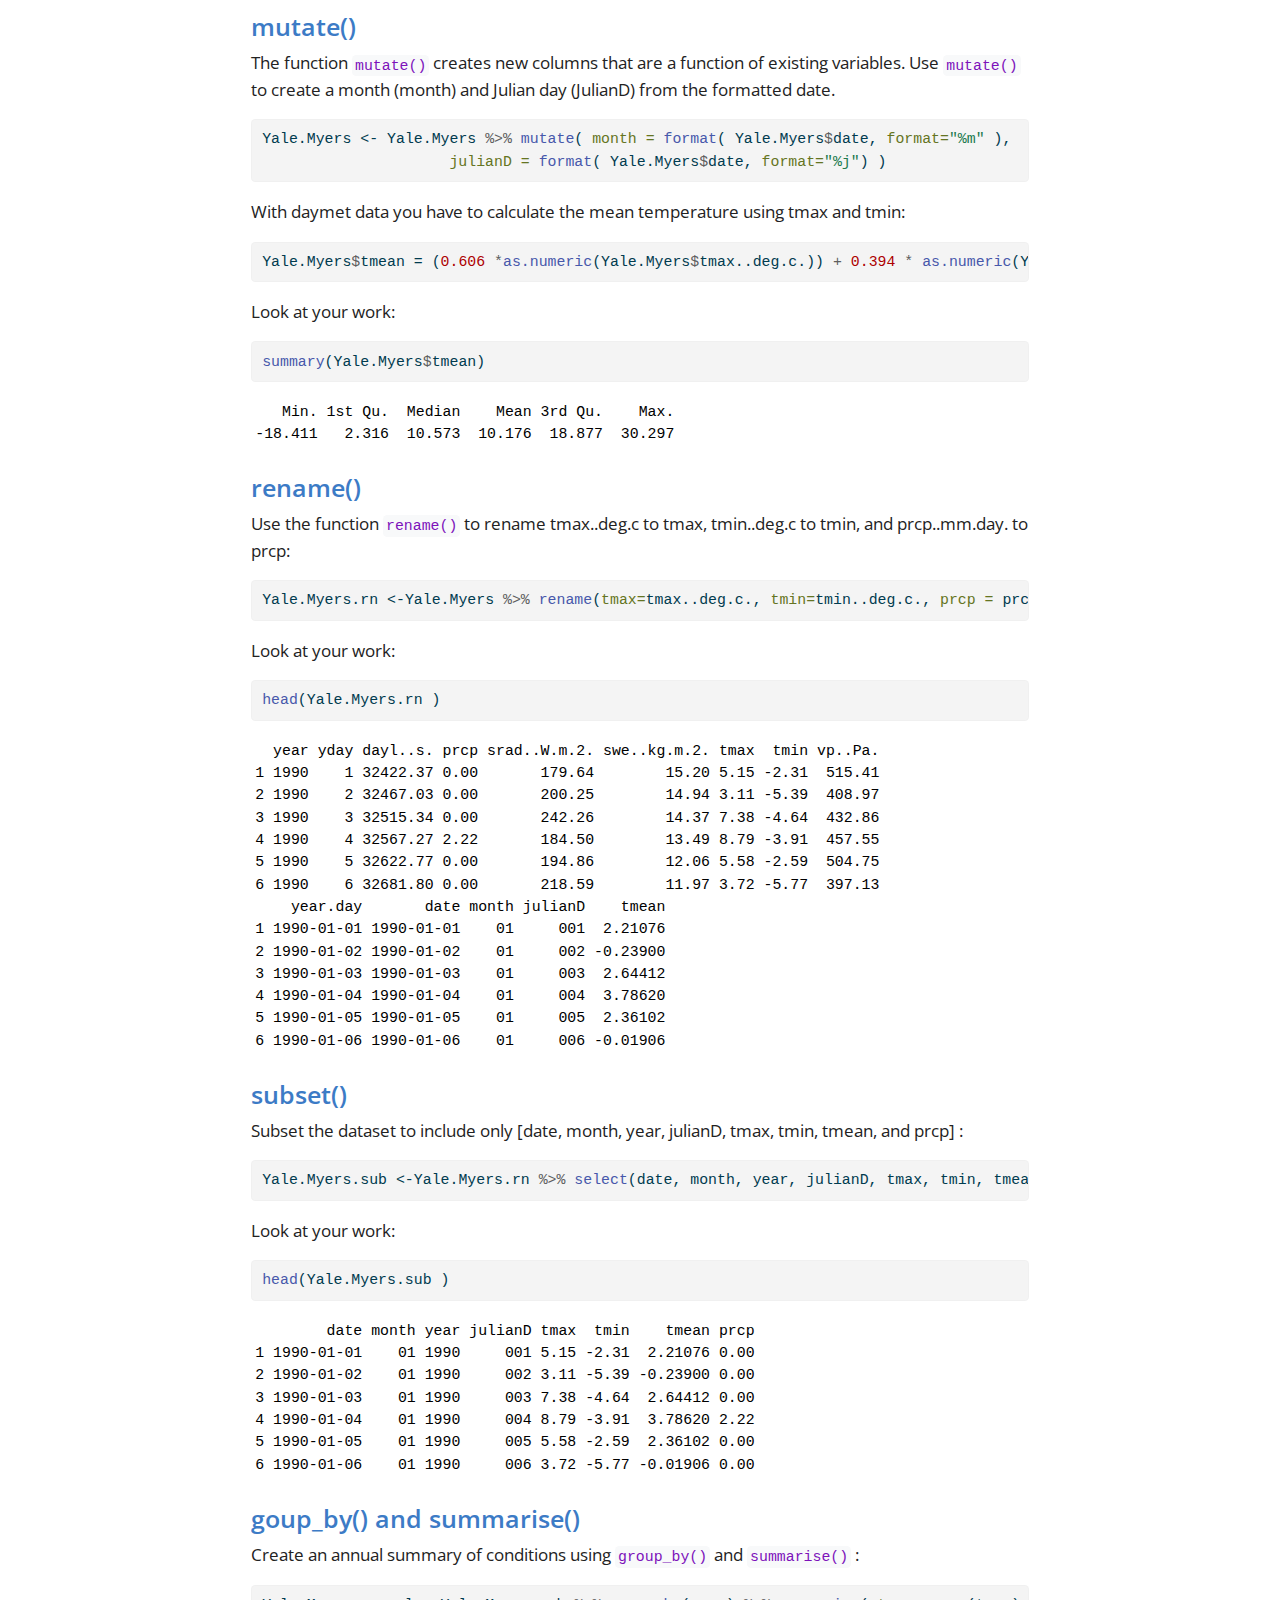
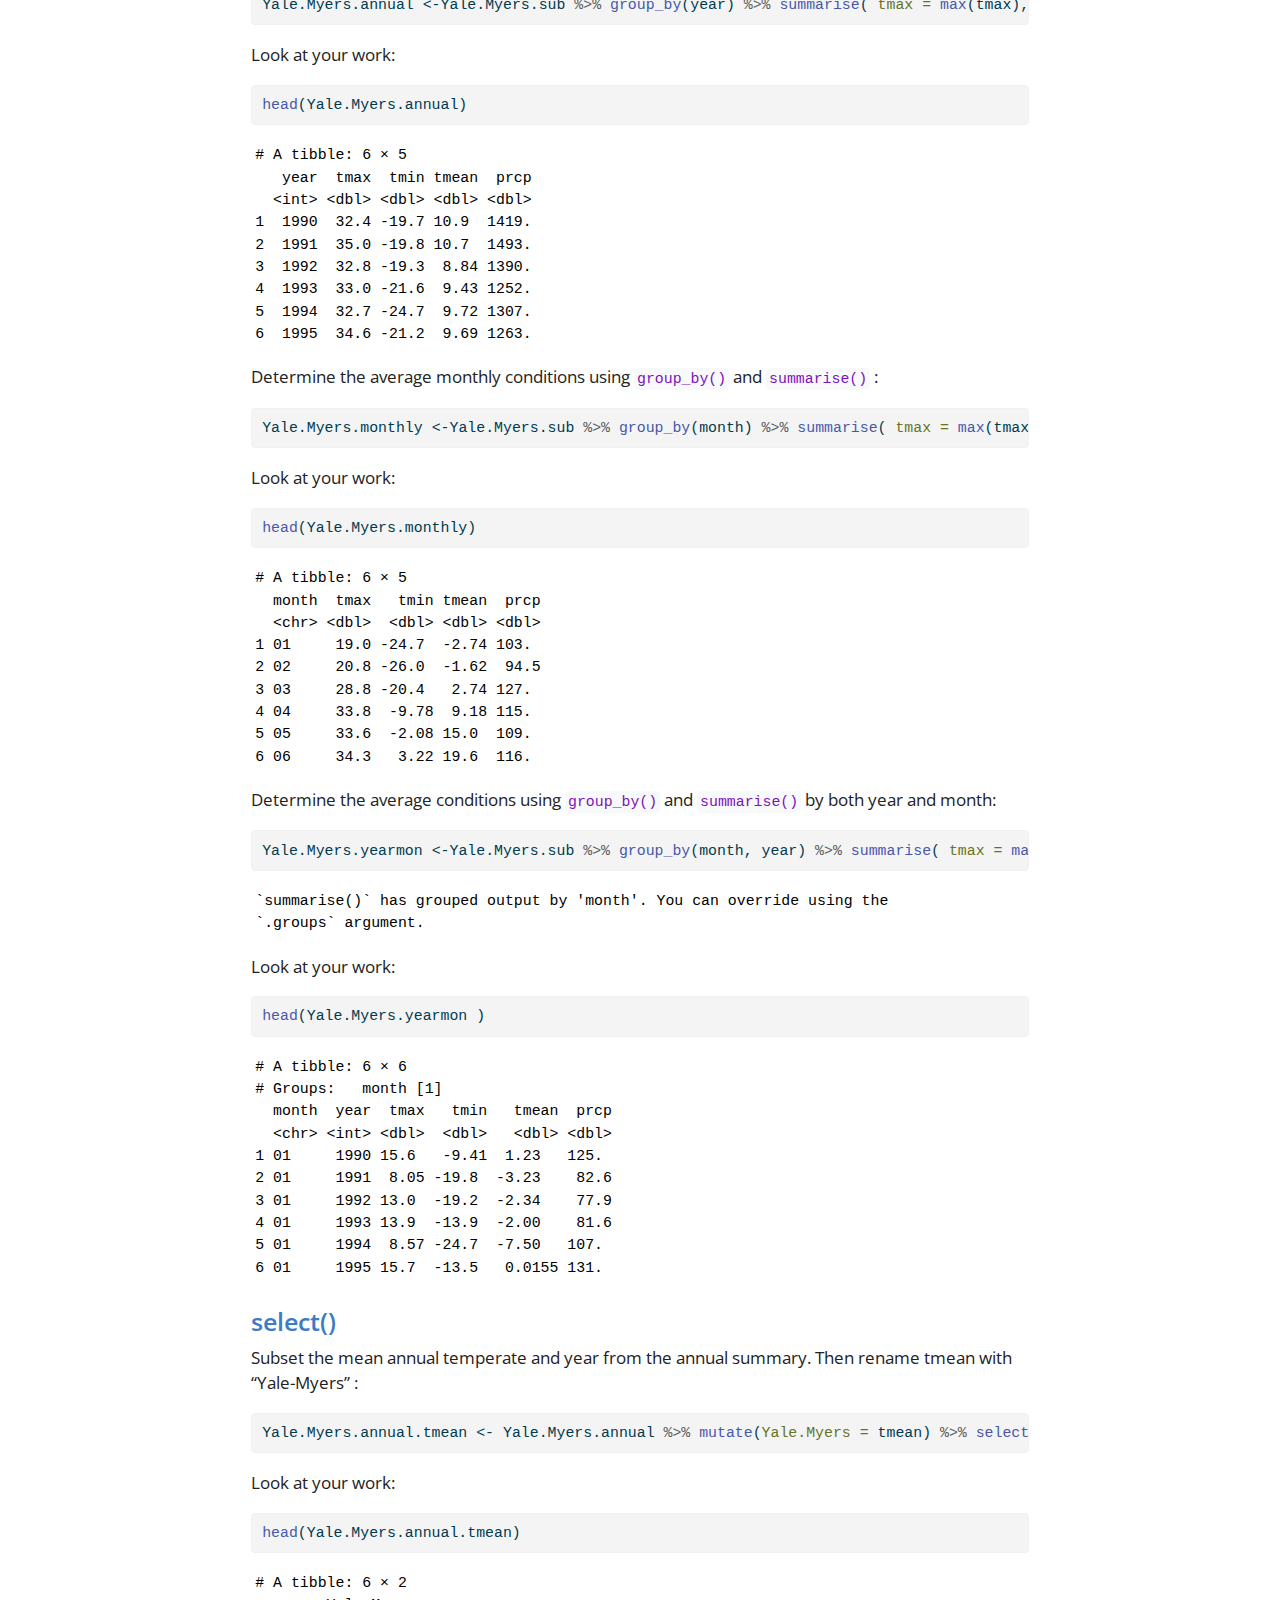
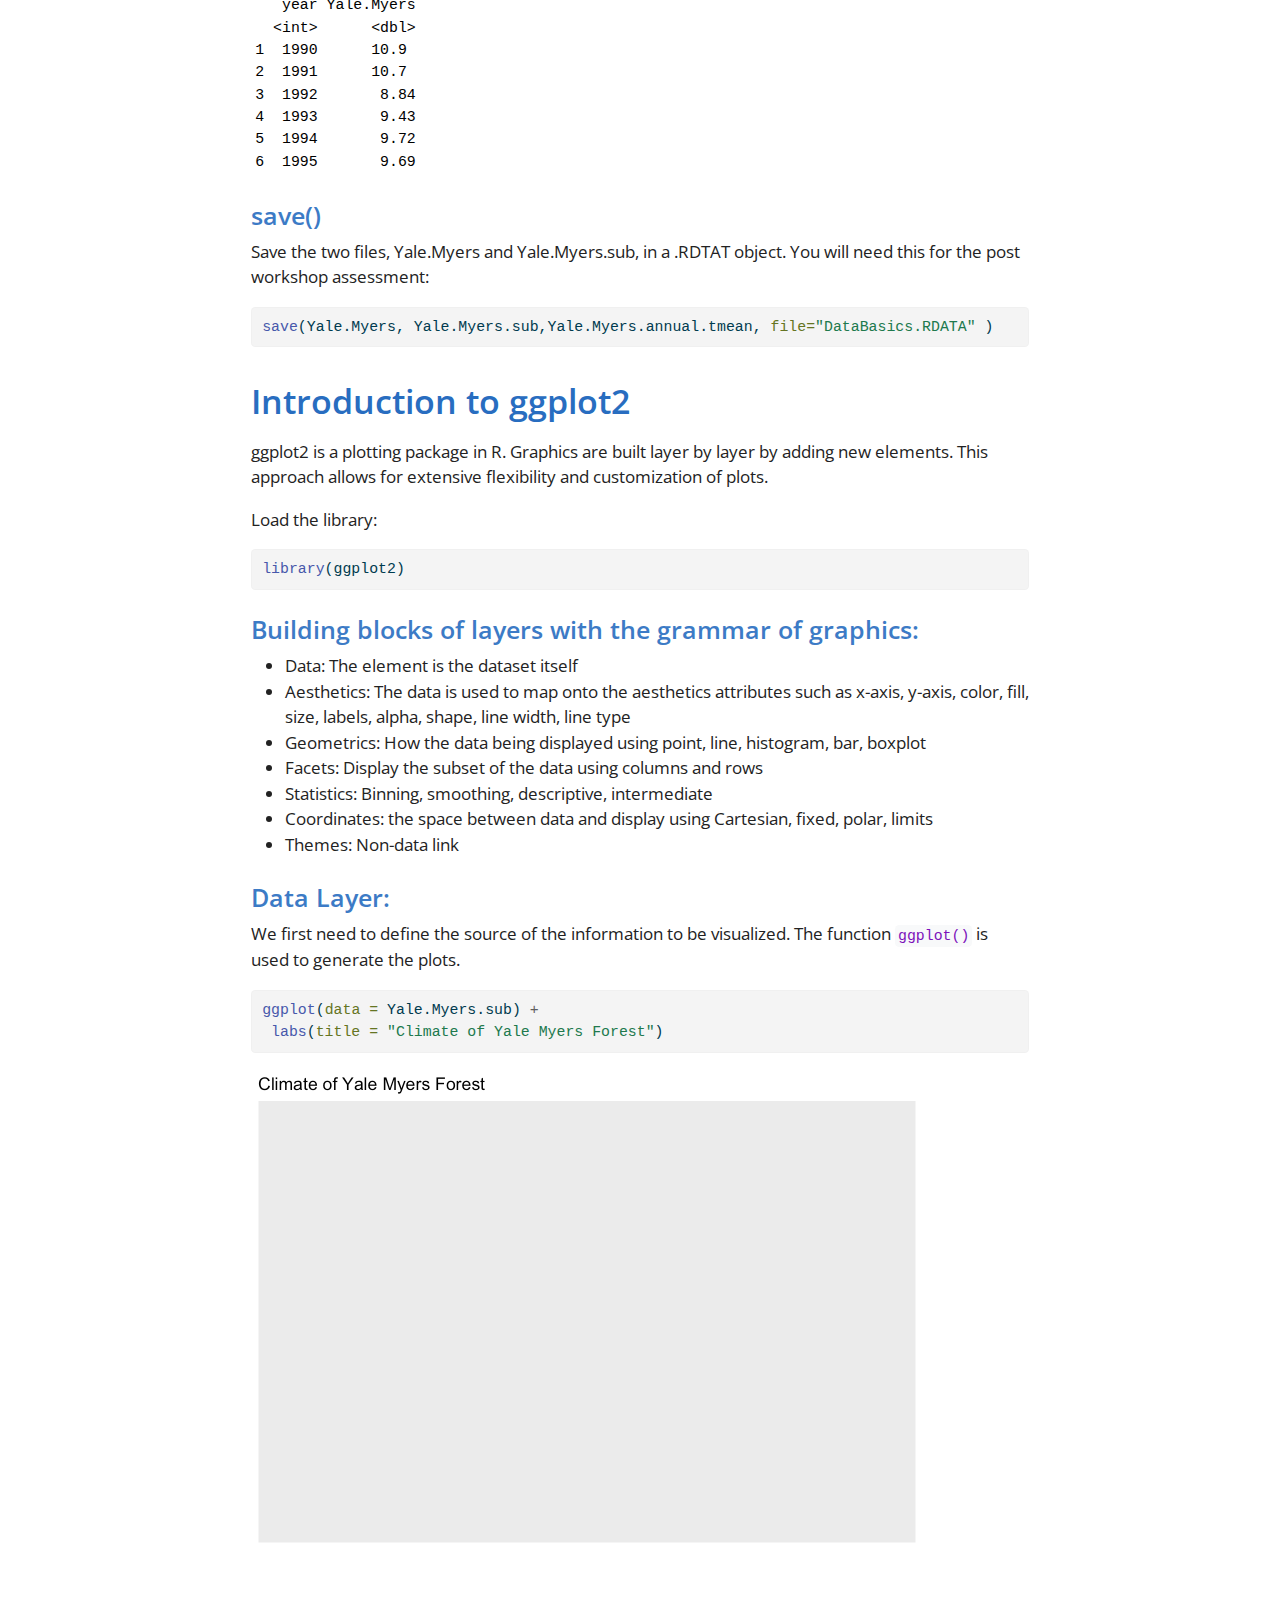
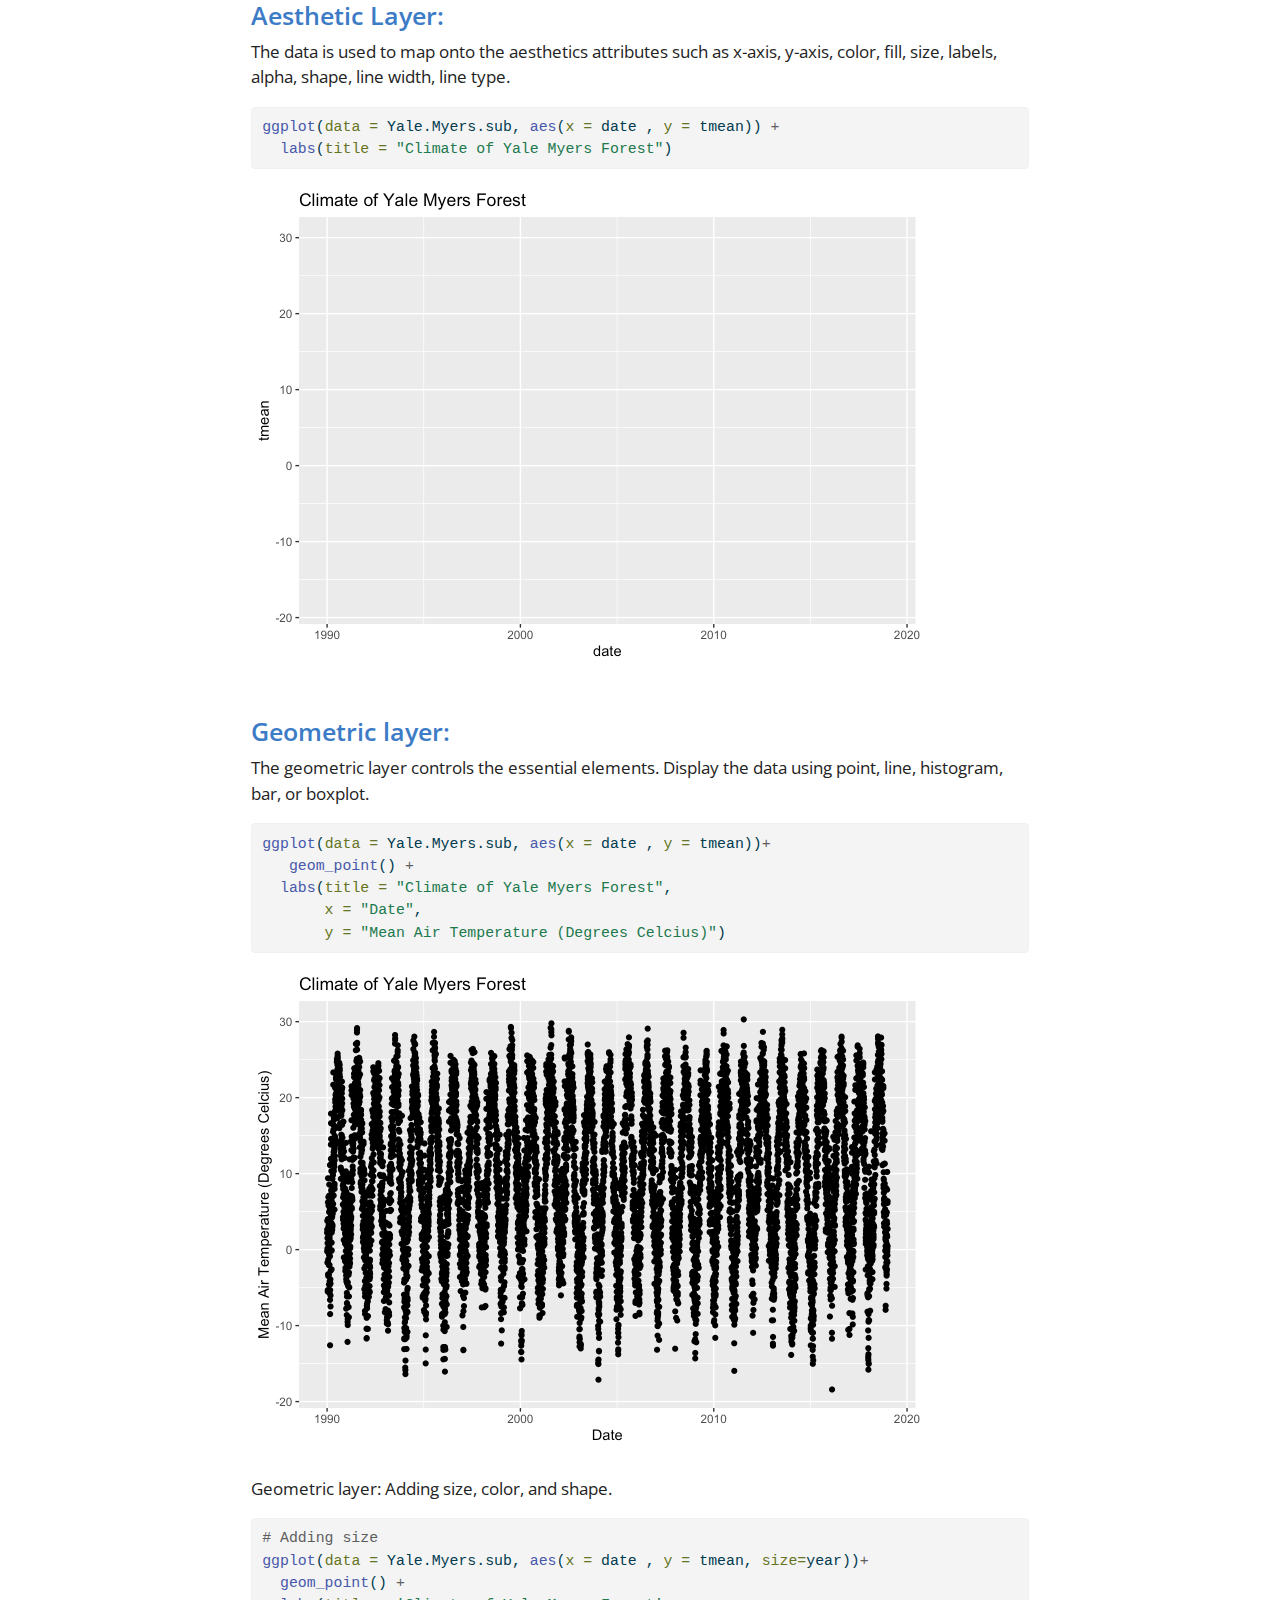
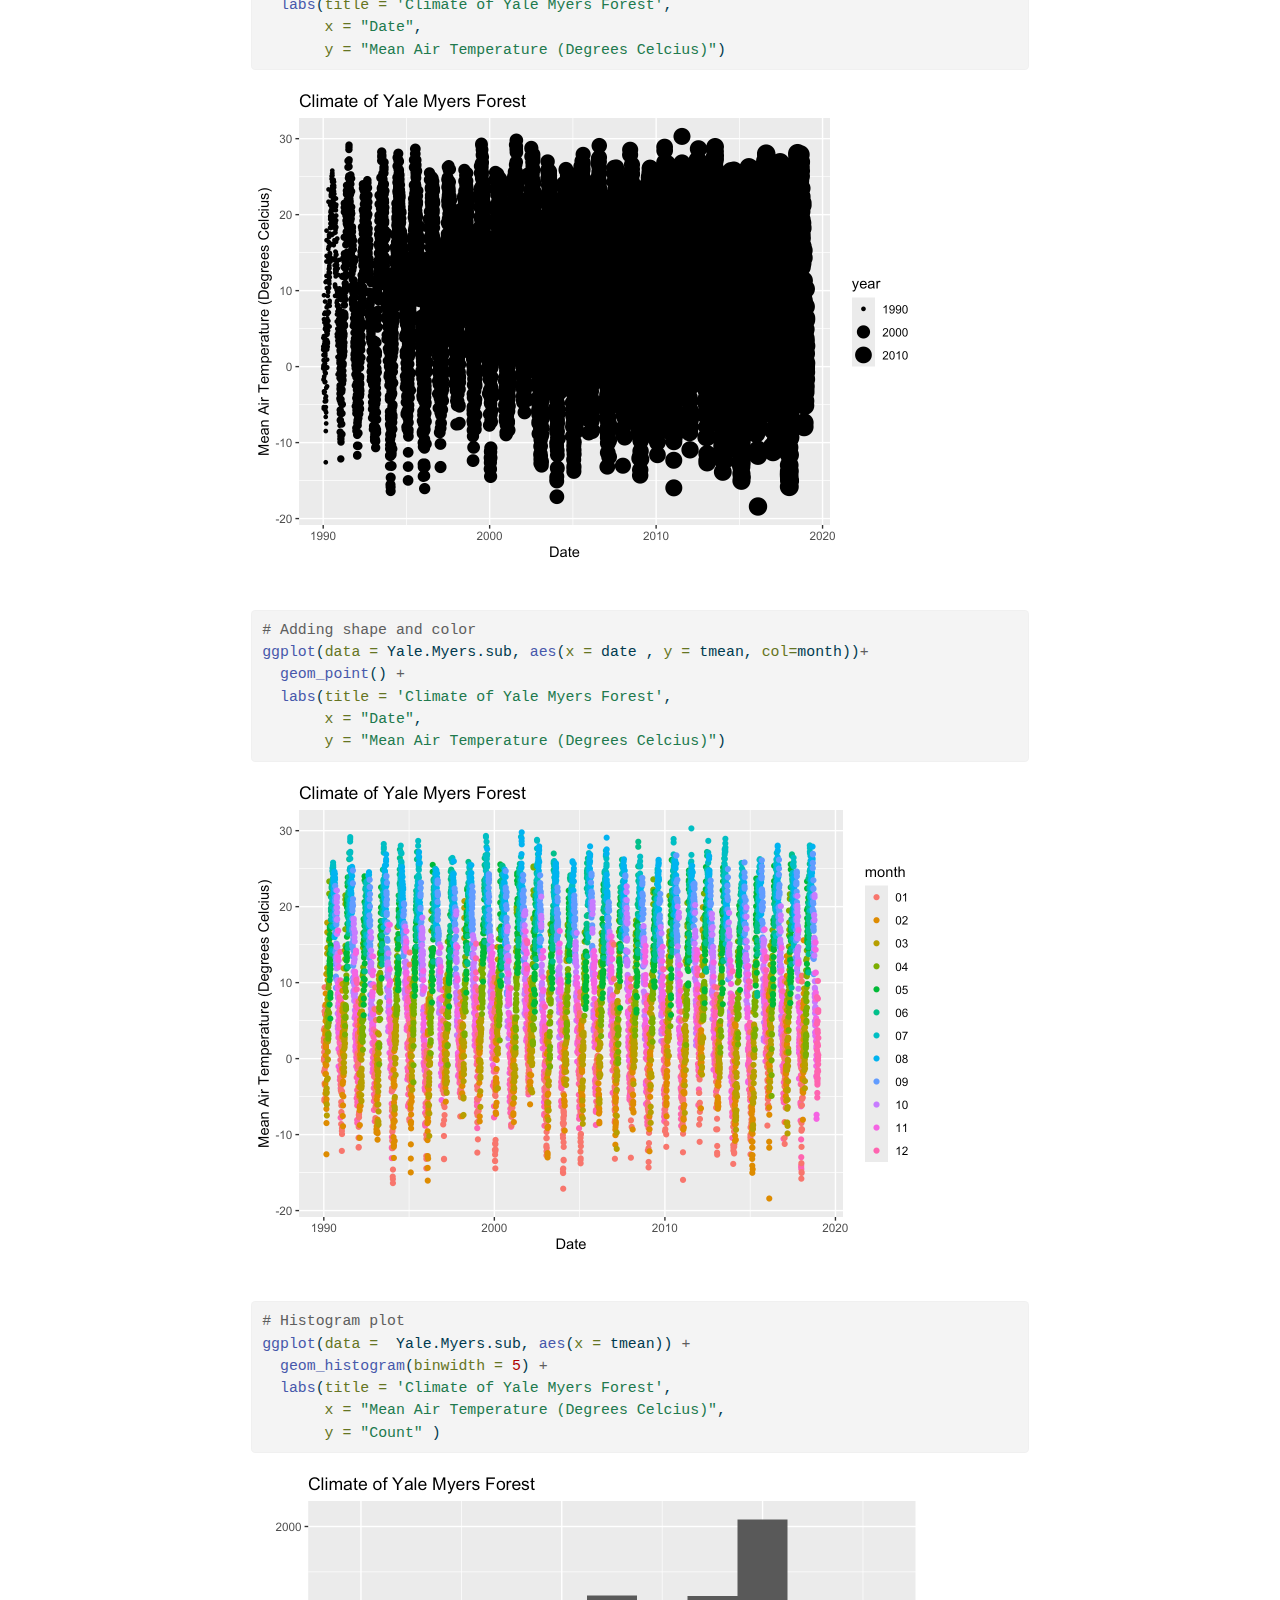
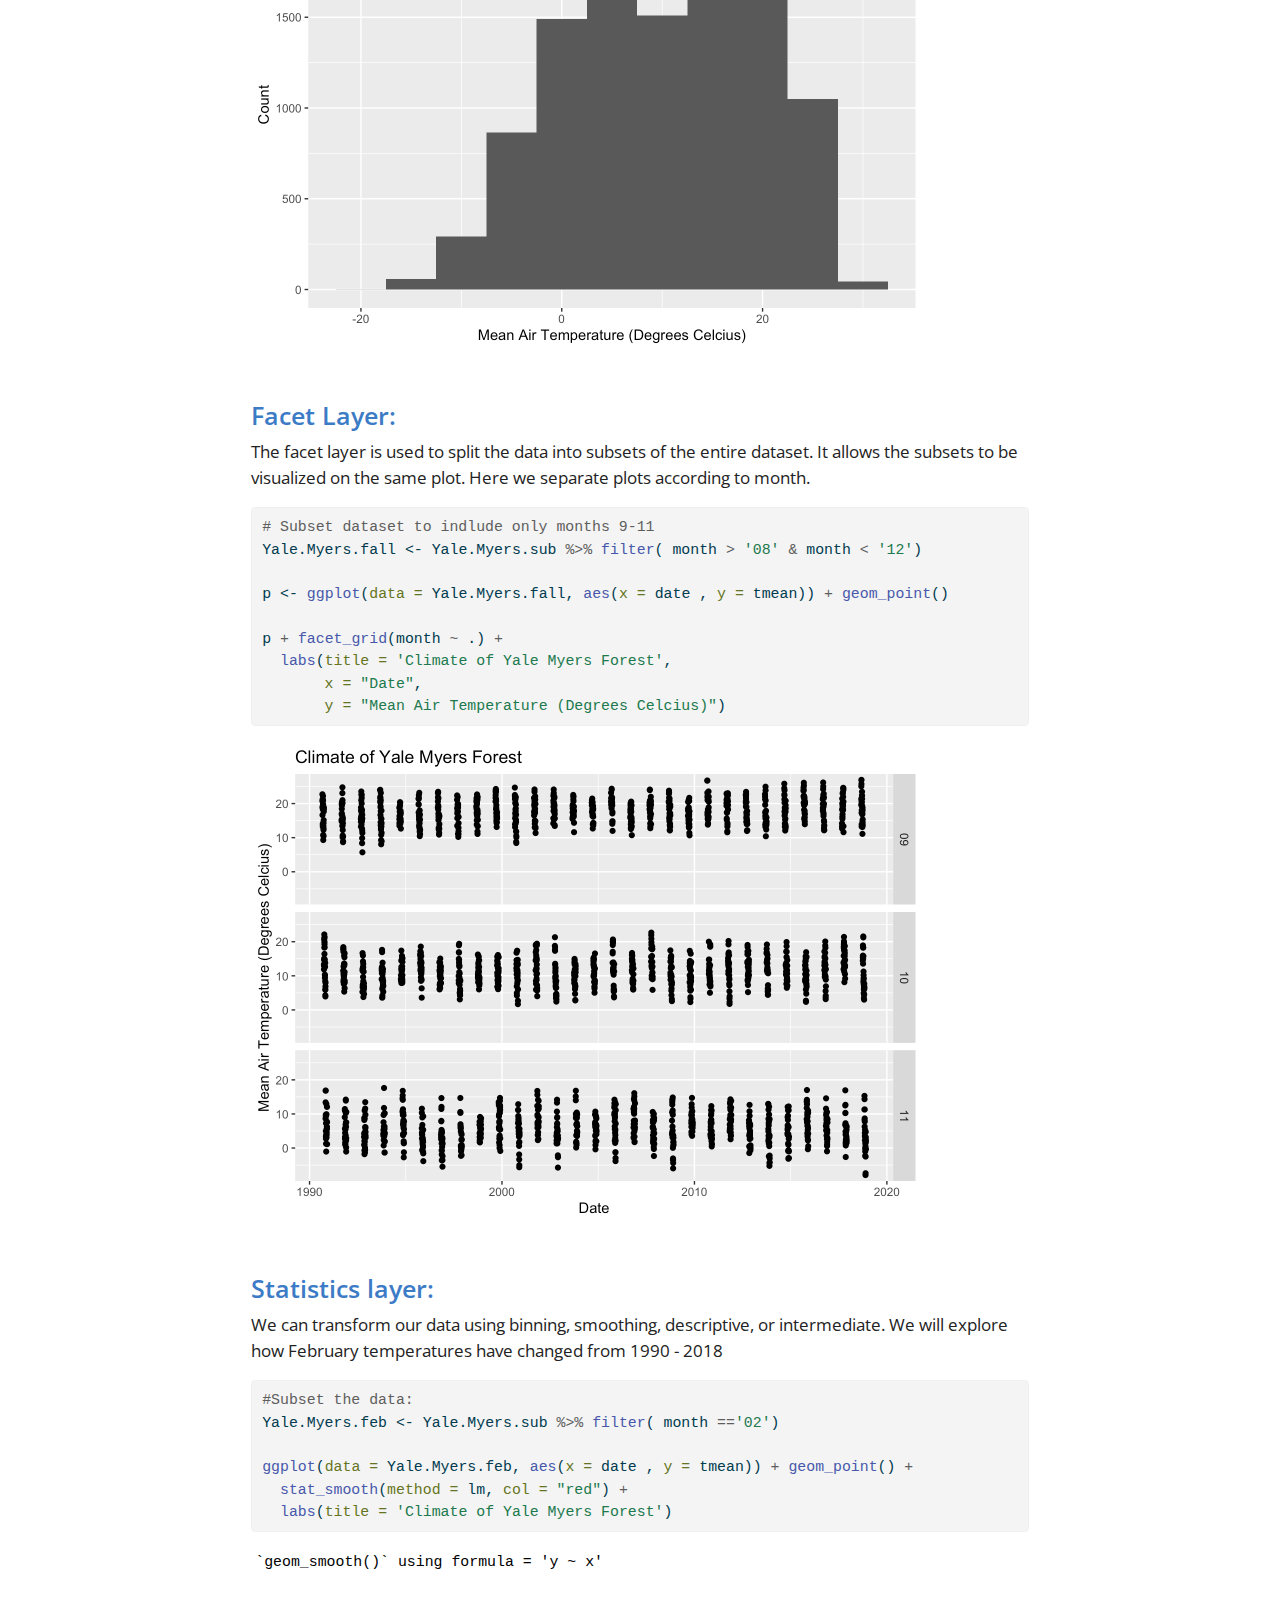
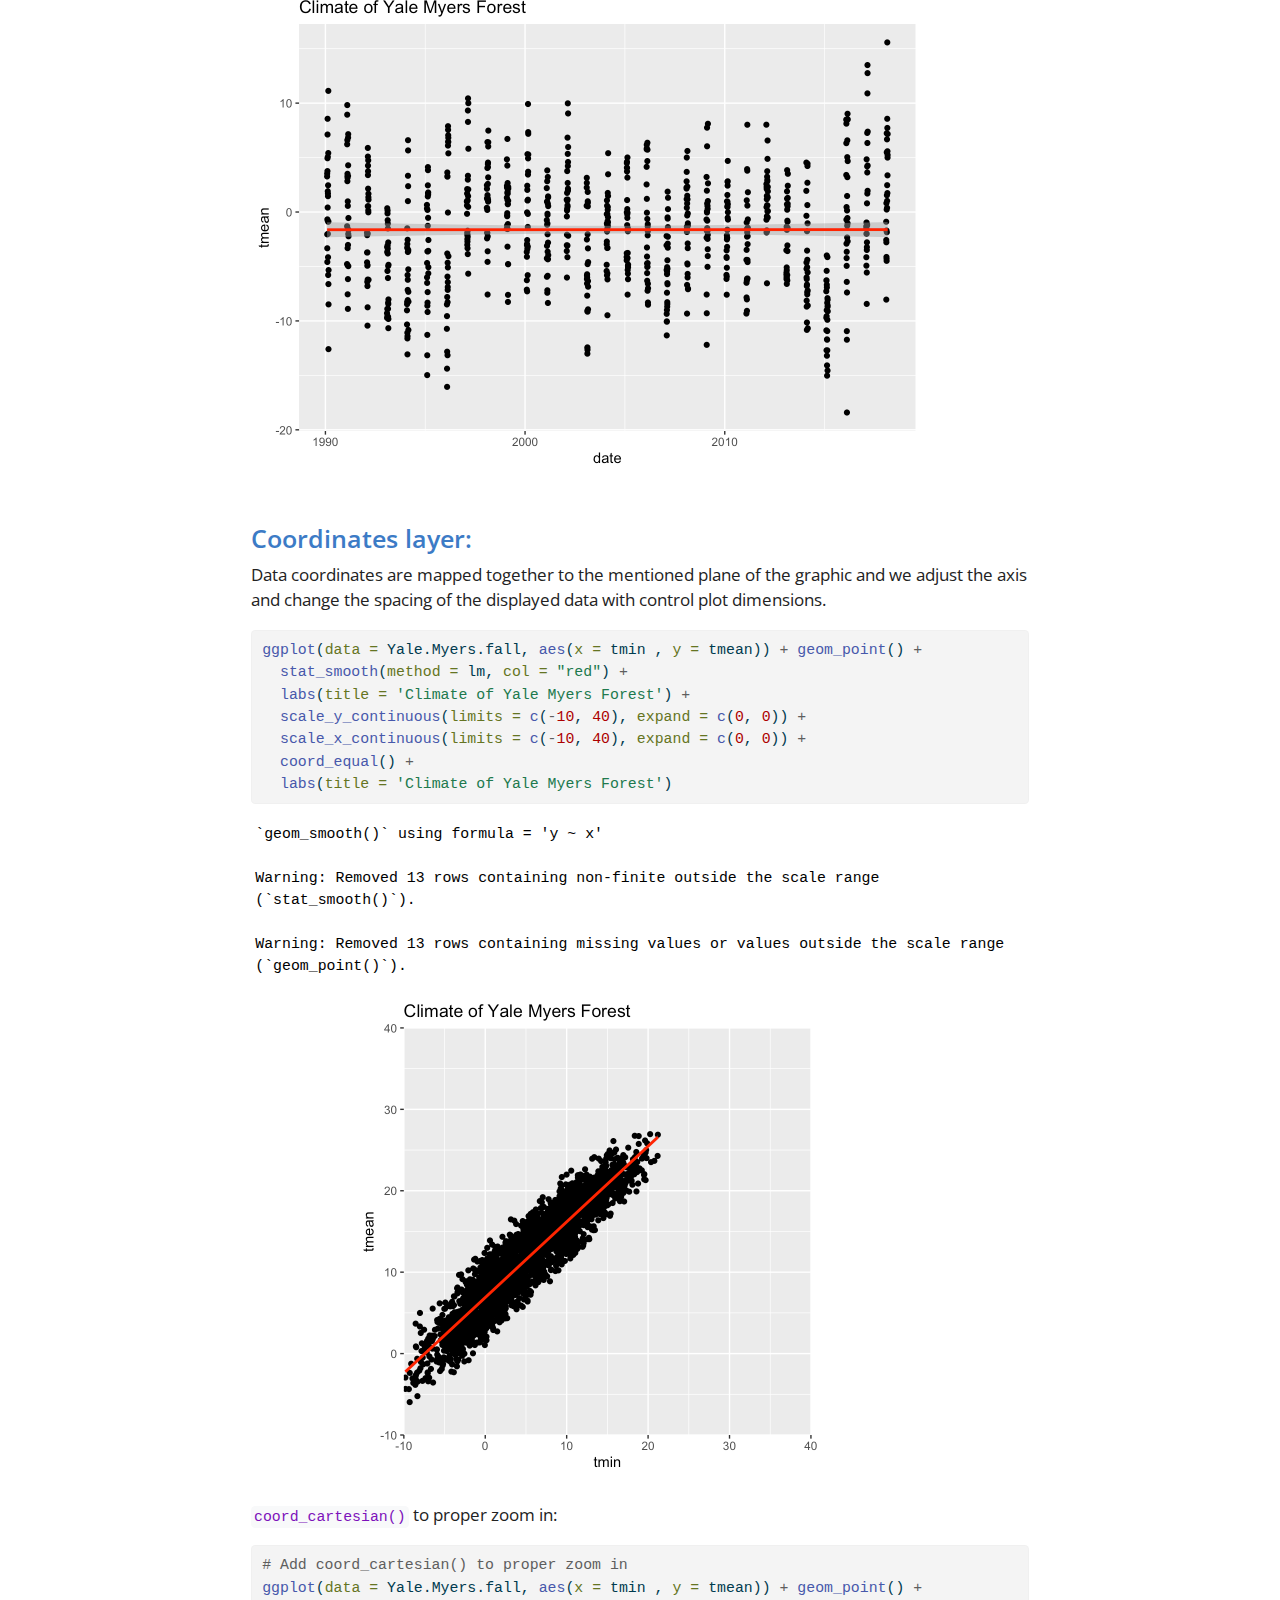
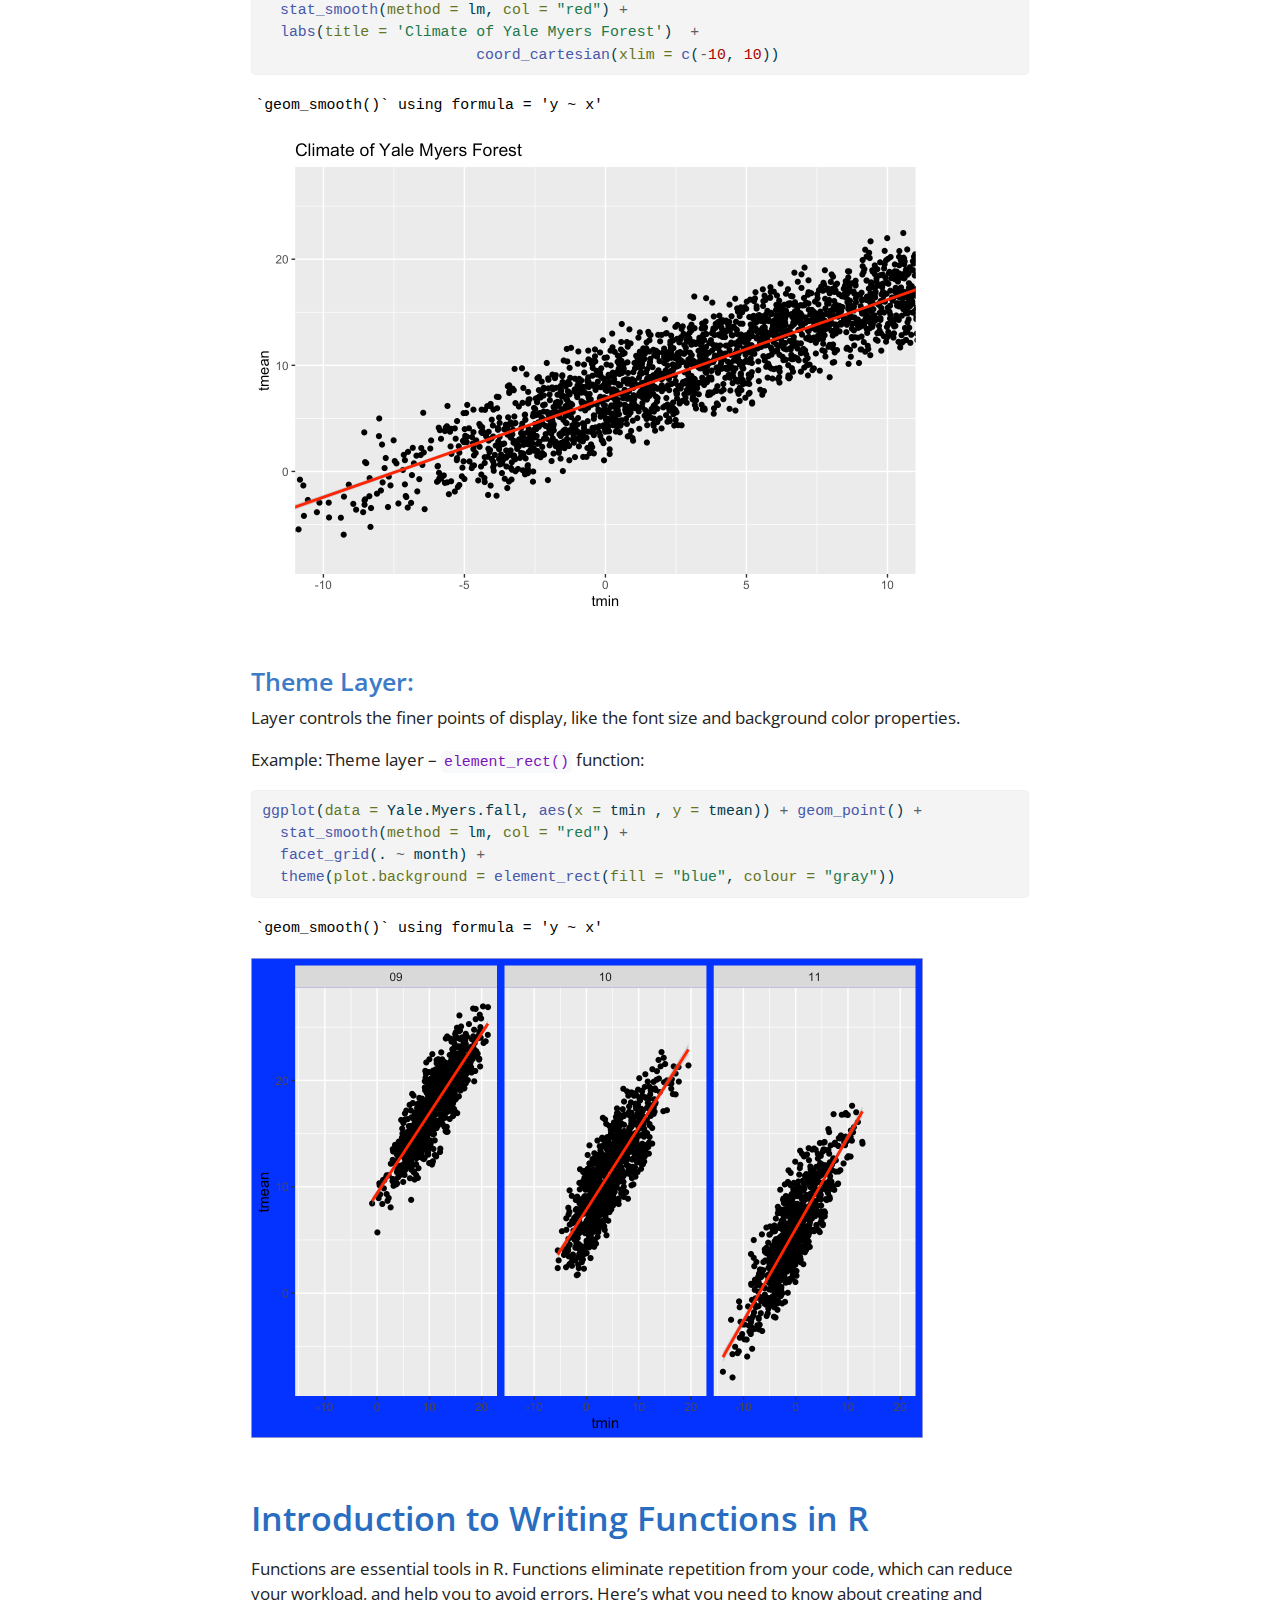
<file: docs/data_basics.html>
<!DOCTYPE html>
<html xmlns="http://www.w3.org/1999/xhtml" lang="en" xml:lang="en"><head>

<meta charset="utf-8">
<meta name="generator" content="quarto-1.5.57">

<meta name="viewport" content="width=device-width, initial-scale=1.0, user-scalable=yes">


<title>Data Basics</title>
<style>
code{white-space: pre-wrap;}
span.smallcaps{font-variant: small-caps;}
div.columns{display: flex; gap: min(4vw, 1.5em);}
div.column{flex: auto; overflow-x: auto;}
div.hanging-indent{margin-left: 1.5em; text-indent: -1.5em;}
ul.task-list{list-style: none;}
ul.task-list li input[type="checkbox"] {
  width: 0.8em;
  margin: 0 0.8em 0.2em -1em; /* quarto-specific, see https://github.com/quarto-dev/quarto-cli/issues/4556 */ 
  vertical-align: middle;
}
/* CSS for syntax highlighting */
pre > code.sourceCode { white-space: pre; position: relative; }
pre > code.sourceCode > span { line-height: 1.25; }
pre > code.sourceCode > span:empty { height: 1.2em; }
.sourceCode { overflow: visible; }
code.sourceCode > span { color: inherit; text-decoration: inherit; }
div.sourceCode { margin: 1em 0; }
pre.sourceCode { margin: 0; }
@media screen {
div.sourceCode { overflow: auto; }
}
@media print {
pre > code.sourceCode { white-space: pre-wrap; }
pre > code.sourceCode > span { display: inline-block; text-indent: -5em; padding-left: 5em; }
}
pre.numberSource code
  { counter-reset: source-line 0; }
pre.numberSource code > span
  { position: relative; left: -4em; counter-increment: source-line; }
pre.numberSource code > span > a:first-child::before
  { content: counter(source-line);
    position: relative; left: -1em; text-align: right; vertical-align: baseline;
    border: none; display: inline-block;
    -webkit-touch-callout: none; -webkit-user-select: none;
    -khtml-user-select: none; -moz-user-select: none;
    -ms-user-select: none; user-select: none;
    padding: 0 4px; width: 4em;
  }
pre.numberSource { margin-left: 3em;  padding-left: 4px; }
div.sourceCode
  {   }
@media screen {
pre > code.sourceCode > span > a:first-child::before { text-decoration: underline; }
}
</style>


<script src="site_libs/quarto-nav/quarto-nav.js"></script>
<script src="site_libs/quarto-nav/headroom.min.js"></script>
<script src="site_libs/clipboard/clipboard.min.js"></script>
<script src="site_libs/quarto-search/autocomplete.umd.js"></script>
<script src="site_libs/quarto-search/fuse.min.js"></script>
<script src="site_libs/quarto-search/quarto-search.js"></script>
<meta name="quarto:offset" content="./">
<script src="site_libs/quarto-html/quarto.js"></script>
<script src="site_libs/quarto-html/popper.min.js"></script>
<script src="site_libs/quarto-html/tippy.umd.min.js"></script>
<script src="site_libs/quarto-html/anchor.min.js"></script>
<link href="site_libs/quarto-html/tippy.css" rel="stylesheet">
<link href="site_libs/quarto-html/quarto-syntax-highlighting.css" rel="stylesheet" id="quarto-text-highlighting-styles">
<script src="site_libs/bootstrap/bootstrap.min.js"></script>
<link href="site_libs/bootstrap/bootstrap-icons.css" rel="stylesheet">
<link href="site_libs/bootstrap/bootstrap.min.css" rel="stylesheet" id="quarto-bootstrap" data-mode="light">
<script id="quarto-search-options" type="application/json">{
  "location": "sidebar",
  "copy-button": false,
  "collapse-after": 3,
  "panel-placement": "start",
  "type": "textbox",
  "limit": 50,
  "keyboard-shortcut": [
    "f",
    "/",
    "s"
  ],
  "show-item-context": false,
  "language": {
    "search-no-results-text": "No results",
    "search-matching-documents-text": "matching documents",
    "search-copy-link-title": "Copy link to search",
    "search-hide-matches-text": "Hide additional matches",
    "search-more-match-text": "more match in this document",
    "search-more-matches-text": "more matches in this document",
    "search-clear-button-title": "Clear",
    "search-text-placeholder": "",
    "search-detached-cancel-button-title": "Cancel",
    "search-submit-button-title": "Submit",
    "search-label": "Search"
  }
}</script>


</head>

<body class="nav-sidebar docked">

<div id="quarto-search-results"></div>
  <header id="quarto-header" class="headroom fixed-top">
  <nav class="quarto-secondary-nav">
    <div class="container-fluid d-flex">
      <button type="button" class="quarto-btn-toggle btn" data-bs-toggle="collapse" role="button" data-bs-target=".quarto-sidebar-collapse-item" aria-controls="quarto-sidebar" aria-expanded="false" aria-label="Toggle sidebar navigation" onclick="if (window.quartoToggleHeadroom) { window.quartoToggleHeadroom(); }">
        <i class="bi bi-layout-text-sidebar-reverse"></i>
      </button>
        <nav class="quarto-page-breadcrumbs" aria-label="breadcrumb"><ol class="breadcrumb"><li class="breadcrumb-item"><a href="./data_basics.html">Introduction to R</a></li><li class="breadcrumb-item"><a href="./data_basics.html">Data Basics</a></li></ol></nav>
        <a class="flex-grow-1" role="navigation" data-bs-toggle="collapse" data-bs-target=".quarto-sidebar-collapse-item" aria-controls="quarto-sidebar" aria-expanded="false" aria-label="Toggle sidebar navigation" onclick="if (window.quartoToggleHeadroom) { window.quartoToggleHeadroom(); }">      
        </a>
      <button type="button" class="btn quarto-search-button" aria-label="Search" onclick="window.quartoOpenSearch();">
        <i class="bi bi-search"></i>
      </button>
    </div>
  </nav>
</header>
<!-- content -->
<div id="quarto-content" class="quarto-container page-columns page-rows-contents page-layout-article">
<!-- sidebar -->
  <nav id="quarto-sidebar" class="sidebar collapse collapse-horizontal quarto-sidebar-collapse-item sidebar-navigation docked overflow-auto">
    <div class="pt-lg-2 mt-2 text-left sidebar-header sidebar-header-stacked">
      <a href="./index.html" class="sidebar-logo-link">
      <img src="./images/YSEwordmark2L_RGB-KO.png" alt="" class="sidebar-logo py-0 d-lg-inline d-none">
      </a>
    <div class="sidebar-title mb-0 py-0">
      <a href="./">ENV 730</a> 
        <div class="sidebar-tools-main">
    <a href="https://github.com/YSE-Environmental-Data-Science/EDS_course" title="" class="quarto-navigation-tool px-1" aria-label=""><i class="bi bi-github"></i></a>
</div>
    </div>
      </div>
        <div class="mt-2 flex-shrink-0 align-items-center">
        <div class="sidebar-search">
        <div id="quarto-search" class="" title="Search"></div>
        </div>
        </div>
    <div class="sidebar-menu-container"> 
    <ul class="list-unstyled mt-1">
        <li class="sidebar-item">
  <div class="sidebar-item-container"> 
  <a href="./index.html" class="sidebar-item-text sidebar-link">
 <span class="menu-text">Syllabus</span></a>
  </div>
</li>
        <li class="sidebar-item sidebar-item-section">
      <div class="sidebar-item-container"> 
            <a class="sidebar-item-text sidebar-link text-start" data-bs-toggle="collapse" data-bs-target="#quarto-sidebar-section-1" role="navigation" aria-expanded="true">
 <span class="menu-text">Introduction to R</span></a>
          <a class="sidebar-item-toggle text-start" data-bs-toggle="collapse" data-bs-target="#quarto-sidebar-section-1" role="navigation" aria-expanded="true" aria-label="Toggle section">
            <i class="bi bi-chevron-right ms-2"></i>
          </a> 
      </div>
      <ul id="quarto-sidebar-section-1" class="collapse list-unstyled sidebar-section depth1 show">  
          <li class="sidebar-item">
  <div class="sidebar-item-container"> 
  <a href="./data_basics.html" class="sidebar-item-text sidebar-link active">
 <span class="menu-text">Data Basics</span></a>
  </div>
</li>
          <li class="sidebar-item">
  <div class="sidebar-item-container"> 
  <a href="./sf.html" class="sidebar-item-text sidebar-link">
 <span class="menu-text">Vector Data</span></a>
  </div>
</li>
          <li class="sidebar-item">
  <div class="sidebar-item-container"> 
  <a href="./terra.html" class="sidebar-item-text sidebar-link">
 <span class="menu-text">Raster Data</span></a>
  </div>
</li>
      </ul>
  </li>
        <li class="sidebar-item sidebar-item-section">
      <div class="sidebar-item-container"> 
            <a class="sidebar-item-text sidebar-link text-start" data-bs-toggle="collapse" data-bs-target="#quarto-sidebar-section-2" role="navigation" aria-expanded="true">
 <span class="menu-text">Data Integration in R</span></a>
          <a class="sidebar-item-toggle text-start" data-bs-toggle="collapse" data-bs-target="#quarto-sidebar-section-2" role="navigation" aria-expanded="true" aria-label="Toggle section">
            <i class="bi bi-chevron-right ms-2"></i>
          </a> 
      </div>
      <ul id="quarto-sidebar-section-2" class="collapse list-unstyled sidebar-section depth1 show">  
          <li class="sidebar-item">
  <div class="sidebar-item-container"> 
  <a href="./data_integration.html" class="sidebar-item-text sidebar-link">
 <span class="menu-text">Data Integration</span></a>
  </div>
</li>
      </ul>
  </li>
        <li class="sidebar-item sidebar-item-section">
      <div class="sidebar-item-container"> 
            <a class="sidebar-item-text sidebar-link text-start" data-bs-toggle="collapse" data-bs-target="#quarto-sidebar-section-3" role="navigation" aria-expanded="true">
 <span class="menu-text">Machine Learning in R</span></a>
          <a class="sidebar-item-toggle text-start" data-bs-toggle="collapse" data-bs-target="#quarto-sidebar-section-3" role="navigation" aria-expanded="true" aria-label="Toggle section">
            <i class="bi bi-chevron-right ms-2"></i>
          </a> 
      </div>
      <ul id="quarto-sidebar-section-3" class="collapse list-unstyled sidebar-section depth1 show">  
          <li class="sidebar-item">
  <div class="sidebar-item-container"> 
  <a href="./random_forest.html" class="sidebar-item-text sidebar-link">
 <span class="menu-text">Random Forest</span></a>
  </div>
</li>
          <li class="sidebar-item">
  <div class="sidebar-item-container"> 
  <a href="./sensitivity.html" class="sidebar-item-text sidebar-link">
 <span class="menu-text">Sensitivity Analysis</span></a>
  </div>
</li>
      </ul>
  </li>
        <li class="sidebar-item sidebar-item-section">
      <div class="sidebar-item-container"> 
            <a class="sidebar-item-text sidebar-link text-start" data-bs-toggle="collapse" data-bs-target="#quarto-sidebar-section-4" role="navigation" aria-expanded="true">
 <span class="menu-text">Dynamic Models in R</span></a>
          <a class="sidebar-item-toggle text-start" data-bs-toggle="collapse" data-bs-target="#quarto-sidebar-section-4" role="navigation" aria-expanded="true" aria-label="Toggle section">
            <i class="bi bi-chevron-right ms-2"></i>
          </a> 
      </div>
      <ul id="quarto-sidebar-section-4" class="collapse list-unstyled sidebar-section depth1 show">  
          <li class="sidebar-item">
  <div class="sidebar-item-container"> 
  <a href="./spatial_projections.html" class="sidebar-item-text sidebar-link">
 <span class="menu-text">Spatial Model Visualization</span></a>
  </div>
</li>
      </ul>
  </li>
    </ul>
    </div>
</nav>
<div id="quarto-sidebar-glass" class="quarto-sidebar-collapse-item" data-bs-toggle="collapse" data-bs-target=".quarto-sidebar-collapse-item"></div>
<!-- margin-sidebar -->
    <div id="quarto-margin-sidebar" class="sidebar margin-sidebar">
        <nav id="TOC" role="doc-toc" class="toc-active">
    <h2 id="toc-title">On this page</h2>
   
  <ul>
  <li><a href="#learn-the-basics-of-manipulating-data-in-r" id="toc-learn-the-basics-of-manipulating-data-in-r" class="nav-link active" data-scroll-target="#learn-the-basics-of-manipulating-data-in-r">Learn the basics of manipulating data in R</a></li>
  <li><a href="#data-manipulation-with-tidyverse" id="toc-data-manipulation-with-tidyverse" class="nav-link" data-scroll-target="#data-manipulation-with-tidyverse">Data manipulation with tidyverse</a>
  <ul class="collapse">
  <li><a href="#load-the-required-libraries" id="toc-load-the-required-libraries" class="nav-link" data-scroll-target="#load-the-required-libraries">Load the required libraries</a></li>
  <li><a href="#what-is-the-climate-of-yale-myers-forest" id="toc-what-is-the-climate-of-yale-myers-forest" class="nav-link" data-scroll-target="#what-is-the-climate-of-yale-myers-forest">What is the climate of Yale-Myers Forest?</a></li>
  <li><a href="#its-a-date" id="toc-its-a-date" class="nav-link" data-scroll-target="#its-a-date">It’s a Date</a></li>
  <li><a href="#mutate" id="toc-mutate" class="nav-link" data-scroll-target="#mutate">mutate()</a></li>
  <li><a href="#rename" id="toc-rename" class="nav-link" data-scroll-target="#rename">rename()</a></li>
  <li><a href="#subset" id="toc-subset" class="nav-link" data-scroll-target="#subset">subset()</a></li>
  <li><a href="#goup_by-and-summarise" id="toc-goup_by-and-summarise" class="nav-link" data-scroll-target="#goup_by-and-summarise">goup_by() and summarise()</a></li>
  <li><a href="#select" id="toc-select" class="nav-link" data-scroll-target="#select">select()</a></li>
  <li><a href="#save" id="toc-save" class="nav-link" data-scroll-target="#save">save()</a></li>
  </ul></li>
  <li><a href="#introduction-to-ggplot2" id="toc-introduction-to-ggplot2" class="nav-link" data-scroll-target="#introduction-to-ggplot2">Introduction to ggplot2</a>
  <ul class="collapse">
  <li><a href="#building-blocks-of-layers-with-the-grammar-of-graphics" id="toc-building-blocks-of-layers-with-the-grammar-of-graphics" class="nav-link" data-scroll-target="#building-blocks-of-layers-with-the-grammar-of-graphics">Building blocks of layers with the grammar of graphics:</a></li>
  <li><a href="#data-layer" id="toc-data-layer" class="nav-link" data-scroll-target="#data-layer">Data Layer:</a></li>
  <li><a href="#aesthetic-layer" id="toc-aesthetic-layer" class="nav-link" data-scroll-target="#aesthetic-layer">Aesthetic Layer:</a></li>
  <li><a href="#geometric-layer" id="toc-geometric-layer" class="nav-link" data-scroll-target="#geometric-layer">Geometric layer:</a></li>
  <li><a href="#facet-layer" id="toc-facet-layer" class="nav-link" data-scroll-target="#facet-layer">Facet Layer:</a></li>
  <li><a href="#statistics-layer" id="toc-statistics-layer" class="nav-link" data-scroll-target="#statistics-layer">Statistics layer:</a></li>
  <li><a href="#coordinates-layer" id="toc-coordinates-layer" class="nav-link" data-scroll-target="#coordinates-layer">Coordinates layer:</a></li>
  <li><a href="#theme-layer" id="toc-theme-layer" class="nav-link" data-scroll-target="#theme-layer">Theme Layer:</a></li>
  </ul></li>
  <li><a href="#introduction-to-writing-functions-in-r" id="toc-introduction-to-writing-functions-in-r" class="nav-link" data-scroll-target="#introduction-to-writing-functions-in-r">Introduction to Writing Functions in R</a>
  <ul class="collapse">
  <li><a href="#what-is-a-function-in-r" id="toc-what-is-a-function-in-r" class="nav-link" data-scroll-target="#what-is-a-function-in-r">What Is a function in R?</a></li>
  <li><a href="#built-in-functions-in-r" id="toc-built-in-functions-in-r" class="nav-link" data-scroll-target="#built-in-functions-in-r">Built-in Functions in R</a></li>
  <li><a href="#creating-a-function-in-r" id="toc-creating-a-function-in-r" class="nav-link" data-scroll-target="#creating-a-function-in-r">Creating a Function in R</a></li>
  <li><a href="#function-name" id="toc-function-name" class="nav-link" data-scroll-target="#function-name">1. Function Name</a></li>
  <li><a href="#function-parameters" id="toc-function-parameters" class="nav-link" data-scroll-target="#function-parameters">2. Function Parameters</a></li>
  <li><a href="#function-body" id="toc-function-body" class="nav-link" data-scroll-target="#function-body">3. Function Body</a></li>
  <li><a href="#return" id="toc-return" class="nav-link" data-scroll-target="#return">return()</a></li>
  <li><a href="#calling-a-function-in-r" id="toc-calling-a-function-in-r" class="nav-link" data-scroll-target="#calling-a-function-in-r">Calling a Function in R</a></li>
  </ul></li>
  <li><a href="#post-workshop-assessment" id="toc-post-workshop-assessment" class="nav-link" data-scroll-target="#post-workshop-assessment">Post-Workshop Assessment:</a></li>
  </ul>
</nav>
    </div>
<!-- main -->
<main class="content" id="quarto-document-content">

<header id="title-block-header" class="quarto-title-block default"><nav class="quarto-page-breadcrumbs quarto-title-breadcrumbs d-none d-lg-block" aria-label="breadcrumb"><ol class="breadcrumb"><li class="breadcrumb-item"><a href="./data_basics.html">Introduction to R</a></li><li class="breadcrumb-item"><a href="./data_basics.html">Data Basics</a></li></ol></nav>
<div class="quarto-title">
<h1 class="title">Data Basics</h1>
</div>



<div class="quarto-title-meta">

    
  
    
  </div>
  


</header>


<section id="learn-the-basics-of-manipulating-data-in-r" class="level2">
<h2 class="anchored" data-anchor-id="learn-the-basics-of-manipulating-data-in-r">Learn the basics of manipulating data in R</h2>
<p>In this workshop you will:</p>
<ol type="1">
<li>Download climate data with daymetr</li>
<li>Manipulate data with tidyverse:
<ul>
<li>Format date elements</li>
<li>Use <code>select()</code> to choose variables from a data frame.</li>
<li>Use <code>filter()</code> to choose data based on values.</li>
<li>Use <code>mutate()</code> to create new variables.</li>
<li>Use <code>group_by()</code> and <code>summarize()</code> to work with subsets of data.</li>
<li>Use <code>full_join()</code> to merge datasets</li>
</ul></li>
<li>Visualize data with ggplot2</li>
<li>Learn to write basic functions</li>
</ol>
</section>
<section id="data-manipulation-with-tidyverse" class="level1">
<h1>Data manipulation with tidyverse</h1>
<section id="load-the-required-libraries" class="level3">
<h3 class="anchored" data-anchor-id="load-the-required-libraries">Load the required libraries</h3>
<div class="cell">
<div class="sourceCode cell-code" id="cb1"><pre class="sourceCode r code-with-copy"><code class="sourceCode r"><span id="cb1-1"><a href="#cb1-1" aria-hidden="true" tabindex="-1"></a><span class="fu">library</span>(daymetr)</span>
<span id="cb1-2"><a href="#cb1-2" aria-hidden="true" tabindex="-1"></a><span class="fu">library</span>(tidyverse)</span></code><button title="Copy to Clipboard" class="code-copy-button"><i class="bi"></i></button></pre></div>
</div>
</section>
<section id="what-is-the-climate-of-yale-myers-forest" class="level3">
<h3 class="anchored" data-anchor-id="what-is-the-climate-of-yale-myers-forest">What is the climate of Yale-Myers Forest?</h3>
<p>Yale-Myers Forest is a 7,840 acre research forest in Connecticut. It is a hub for education, research, and harvesting operations within the Yale Forest School system. The forest primarily consists of mixed hardwoods on glacial till soils, featuring a significant presence of hemlock, scattered white pine stands from old field origins, and red pine plantations established in the 1940s.</p>
<p>To explore the climate of the area, download daily daymet data for (41.952909, -72.123859). Review the arguments for the <code>download_daymet()</code> function.</p>
<div class="cell">
<div class="sourceCode cell-code" id="cb2"><pre class="sourceCode r code-with-copy"><code class="sourceCode r"><span id="cb2-1"><a href="#cb2-1" aria-hidden="true" tabindex="-1"></a>?<span class="fu">download_daymet</span>()</span></code><button title="Copy to Clipboard" class="code-copy-button"><i class="bi"></i></button></pre></div>
</div>
<p>To use the <code>download_daymet()</code> function you need the latitude, longitude, start (1990), and end (2018) years.</p>
<div class="cell">
<div class="sourceCode cell-code" id="cb3"><pre class="sourceCode r code-with-copy"><code class="sourceCode r"><span id="cb3-1"><a href="#cb3-1" aria-hidden="true" tabindex="-1"></a>Yale.Myers.daymet <span class="ot">&lt;-</span> <span class="fu">download_daymet</span>( <span class="at">lat =</span>  <span class="fl">41.952909</span>,</span>
<span id="cb3-2"><a href="#cb3-2" aria-hidden="true" tabindex="-1"></a>                                      <span class="at">lon =</span> <span class="sc">-</span><span class="fl">72.123859</span>,</span>
<span id="cb3-3"><a href="#cb3-3" aria-hidden="true" tabindex="-1"></a>                                      <span class="at">start =</span> <span class="dv">1990</span>,</span>
<span id="cb3-4"><a href="#cb3-4" aria-hidden="true" tabindex="-1"></a>                                      <span class="at">end =</span> <span class="dv">2018</span>)</span></code><button title="Copy to Clipboard" class="code-copy-button"><i class="bi"></i></button></pre></div>
<div class="cell-output cell-output-stderr">
<pre><code>Downloading DAYMET data for: Daymet at 41.952909/-72.123859 latitude/longitude !</code></pre>
</div>
<div class="cell-output cell-output-stderr">
<pre><code>Done !</code></pre>
</div>
</div>
<p>You now have a nested list that includes information on the site location. The true climate data is stored in the “data” part of the nested list. Pull the data out of the list and create a dataframe.</p>
<div class="cell">
<div class="sourceCode cell-code" id="cb6"><pre class="sourceCode r code-with-copy"><code class="sourceCode r"><span id="cb6-1"><a href="#cb6-1" aria-hidden="true" tabindex="-1"></a>Yale.Myers <span class="ot">&lt;-</span> <span class="fu">as.data.frame</span>(Yale.Myers.daymet<span class="sc">$</span>data)</span></code><button title="Copy to Clipboard" class="code-copy-button"><i class="bi"></i></button></pre></div>
</div>
<p>Look at the dataframe:</p>
<div class="cell">
<div class="sourceCode cell-code" id="cb7"><pre class="sourceCode r code-with-copy"><code class="sourceCode r"><span id="cb7-1"><a href="#cb7-1" aria-hidden="true" tabindex="-1"></a><span class="fu">head</span>(Yale.Myers )</span></code><button title="Copy to Clipboard" class="code-copy-button"><i class="bi"></i></button></pre></div>
<div class="cell-output cell-output-stdout">
<pre><code>  year yday dayl..s. prcp..mm.day. srad..W.m.2. swe..kg.m.2. tmax..deg.c.
1 1990    1 32422.37          0.00       179.64        15.20         5.15
2 1990    2 32467.03          0.00       200.25        14.94         3.11
3 1990    3 32515.34          0.00       242.26        14.37         7.38
4 1990    4 32567.27          2.22       184.50        13.49         8.79
5 1990    5 32622.77          0.00       194.86        12.06         5.58
6 1990    6 32681.80          0.00       218.59        11.97         3.72
  tmin..deg.c. vp..Pa.
1        -2.31  515.41
2        -5.39  408.97
3        -4.64  432.86
4        -3.91  457.55
5        -2.59  504.75
6        -5.77  397.13</code></pre>
</div>
</div>
<p>Evaluate the data types:</p>
<div class="cell">
<div class="sourceCode cell-code" id="cb9"><pre class="sourceCode r code-with-copy"><code class="sourceCode r"><span id="cb9-1"><a href="#cb9-1" aria-hidden="true" tabindex="-1"></a><span class="fu">summary</span>( Yale.Myers)</span></code><button title="Copy to Clipboard" class="code-copy-button"><i class="bi"></i></button></pre></div>
<div class="cell-output cell-output-stdout">
<pre><code>      year           yday        dayl..s.     prcp..mm.day.    
 Min.   :1990   Min.   :  1   Min.   :32180   Min.   :  0.000  
 1st Qu.:1997   1st Qu.: 92   1st Qu.:35763   1st Qu.:  0.000  
 Median :2004   Median :183   Median :43200   Median :  0.000  
 Mean   :2004   Mean   :183   Mean   :43200   Mean   :  3.726  
 3rd Qu.:2011   3rd Qu.:274   3rd Qu.:50638   3rd Qu.:  3.560  
 Max.   :2018   Max.   :365   Max.   :54220   Max.   :110.330  
  srad..W.m.2.     swe..kg.m.2.     tmax..deg.c.     tmin..deg.c.    
 Min.   : 38.95   Min.   :  0.00   Min.   :-13.53   Min.   :-25.980  
 1st Qu.:210.89   1st Qu.:  0.00   1st Qu.:  6.07   1st Qu.: -3.330  
 Median :306.97   Median :  0.00   Median : 15.14   Median :  3.490  
 Mean   :313.20   Mean   : 26.99   Mean   : 14.48   Mean   :  3.555  
 3rd Qu.:414.61   3rd Qu.: 35.57   3rd Qu.: 23.54   3rd Qu.: 11.820  
 Max.   :678.41   Max.   :245.38   Max.   : 35.51   Max.   : 22.950  
    vp..Pa.       
 Min.   :  73.32  
 1st Qu.: 477.75  
 Median : 783.27  
 Mean   : 945.93  
 3rd Qu.:1382.58  
 Max.   :2800.24  </code></pre>
</div>
</div>
</section>
<section id="its-a-date" class="level3">
<h3 class="anchored" data-anchor-id="its-a-date">It’s a Date</h3>
<p>Format the date variables and create a date in the format YYYY-mm-dd :</p>
<p>Step 1. Use the year and day of the year to create a year.day variable.</p>
<div class="cell">
<div class="sourceCode cell-code" id="cb11"><pre class="sourceCode r code-with-copy"><code class="sourceCode r"><span id="cb11-1"><a href="#cb11-1" aria-hidden="true" tabindex="-1"></a>Yale.Myers<span class="sc">$</span>year.day <span class="ot">&lt;-</span> <span class="fu">paste</span>( Yale.Myers<span class="sc">$</span>year, Yale.Myers<span class="sc">$</span>yday, <span class="at">sep=</span><span class="st">"-"</span>) <span class="sc">%&gt;%</span> <span class="fu">as.Date</span>(<span class="at">format=</span><span class="st">"%Y-%j"</span>)</span></code><button title="Copy to Clipboard" class="code-copy-button"><i class="bi"></i></button></pre></div>
</div>
<p>Look at your work:</p>
<div class="cell">
<div class="sourceCode cell-code" id="cb12"><pre class="sourceCode r code-with-copy"><code class="sourceCode r"><span id="cb12-1"><a href="#cb12-1" aria-hidden="true" tabindex="-1"></a><span class="fu">head</span>(Yale.Myers<span class="sc">$</span>year.day)</span></code><button title="Copy to Clipboard" class="code-copy-button"><i class="bi"></i></button></pre></div>
<div class="cell-output cell-output-stdout">
<pre><code>[1] "1990-01-01" "1990-01-02" "1990-01-03" "1990-01-04" "1990-01-05"
[6] "1990-01-06"</code></pre>
</div>
</div>
<p>Step 2. Format the year.day as YYYY-mm-dd and convert to a date.</p>
<div class="cell">
<div class="sourceCode cell-code" id="cb14"><pre class="sourceCode r code-with-copy"><code class="sourceCode r"><span id="cb14-1"><a href="#cb14-1" aria-hidden="true" tabindex="-1"></a>Yale.Myers<span class="sc">$</span>date <span class="ot">&lt;-</span> <span class="fu">format</span>( Yale.Myers<span class="sc">$</span>year.day, <span class="st">"%Y-%m-%d"</span>) <span class="sc">%&gt;%</span> <span class="fu">as.Date</span>()</span></code><button title="Copy to Clipboard" class="code-copy-button"><i class="bi"></i></button></pre></div>
</div>
<p>Look at your work:</p>
<div class="cell">
<div class="sourceCode cell-code" id="cb15"><pre class="sourceCode r code-with-copy"><code class="sourceCode r"><span id="cb15-1"><a href="#cb15-1" aria-hidden="true" tabindex="-1"></a><span class="fu">head</span>(Yale.Myers<span class="sc">$</span>date)</span></code><button title="Copy to Clipboard" class="code-copy-button"><i class="bi"></i></button></pre></div>
<div class="cell-output cell-output-stdout">
<pre><code>[1] "1990-01-01" "1990-01-02" "1990-01-03" "1990-01-04" "1990-01-05"
[6] "1990-01-06"</code></pre>
</div>
</div>
<p>Check the class:</p>
<div class="cell">
<div class="sourceCode cell-code" id="cb17"><pre class="sourceCode r code-with-copy"><code class="sourceCode r"><span id="cb17-1"><a href="#cb17-1" aria-hidden="true" tabindex="-1"></a><span class="fu">class</span>(Yale.Myers<span class="sc">$</span>date)</span></code><button title="Copy to Clipboard" class="code-copy-button"><i class="bi"></i></button></pre></div>
<div class="cell-output cell-output-stdout">
<pre><code>[1] "Date"</code></pre>
</div>
</div>
</section>
<section id="mutate" class="level3">
<h3 class="anchored" data-anchor-id="mutate">mutate()</h3>
<p>The function <code>mutate()</code> creates new columns that are a function of existing variables. Use <code>mutate()</code> to create a month (month) and Julian day (JulianD) from the formatted date.</p>
<div class="cell">
<div class="sourceCode cell-code" id="cb19"><pre class="sourceCode r code-with-copy"><code class="sourceCode r"><span id="cb19-1"><a href="#cb19-1" aria-hidden="true" tabindex="-1"></a>Yale.Myers <span class="ot">&lt;-</span> Yale.Myers <span class="sc">%&gt;%</span> <span class="fu">mutate</span>( <span class="at">month =</span> <span class="fu">format</span>( Yale.Myers<span class="sc">$</span>date, <span class="at">format=</span><span class="st">"%m"</span> ),</span>
<span id="cb19-2"><a href="#cb19-2" aria-hidden="true" tabindex="-1"></a>                     <span class="at">julianD =</span> <span class="fu">format</span>( Yale.Myers<span class="sc">$</span>date, <span class="at">format=</span><span class="st">"%j"</span>) )</span></code><button title="Copy to Clipboard" class="code-copy-button"><i class="bi"></i></button></pre></div>
</div>
<p>With daymet data you have to calculate the mean temperature using tmax and tmin:</p>
<div class="cell">
<div class="sourceCode cell-code" id="cb20"><pre class="sourceCode r code-with-copy"><code class="sourceCode r"><span id="cb20-1"><a href="#cb20-1" aria-hidden="true" tabindex="-1"></a>Yale.Myers<span class="sc">$</span>tmean <span class="ot">=</span> (<span class="fl">0.606</span> <span class="sc">*</span><span class="fu">as.numeric</span>(Yale.Myers<span class="sc">$</span>tmax..deg.c.)) <span class="sc">+</span> <span class="fl">0.394</span> <span class="sc">*</span> <span class="fu">as.numeric</span>(Yale.Myers<span class="sc">$</span>tmin..deg.c.)</span></code><button title="Copy to Clipboard" class="code-copy-button"><i class="bi"></i></button></pre></div>
</div>
<p>Look at your work:</p>
<div class="cell">
<div class="sourceCode cell-code" id="cb21"><pre class="sourceCode r code-with-copy"><code class="sourceCode r"><span id="cb21-1"><a href="#cb21-1" aria-hidden="true" tabindex="-1"></a><span class="fu">summary</span>(Yale.Myers<span class="sc">$</span>tmean)</span></code><button title="Copy to Clipboard" class="code-copy-button"><i class="bi"></i></button></pre></div>
<div class="cell-output cell-output-stdout">
<pre><code>   Min. 1st Qu.  Median    Mean 3rd Qu.    Max. 
-18.411   2.316  10.573  10.176  18.877  30.297 </code></pre>
</div>
</div>
</section>
<section id="rename" class="level3">
<h3 class="anchored" data-anchor-id="rename">rename()</h3>
<p>Use the function <code>rename()</code> to rename tmax..deg.c to tmax, tmin..deg.c to tmin, and prcp..mm.day. to prcp:</p>
<div class="cell">
<div class="sourceCode cell-code" id="cb23"><pre class="sourceCode r code-with-copy"><code class="sourceCode r"><span id="cb23-1"><a href="#cb23-1" aria-hidden="true" tabindex="-1"></a>Yale.Myers.rn <span class="ot">&lt;-</span>Yale.Myers <span class="sc">%&gt;%</span> <span class="fu">rename</span>(<span class="at">tmax=</span>tmax..deg.c., <span class="at">tmin=</span>tmin..deg.c., <span class="at">prcp =</span> prcp..mm.day.)</span></code><button title="Copy to Clipboard" class="code-copy-button"><i class="bi"></i></button></pre></div>
</div>
<p>Look at your work:</p>
<div class="cell">
<div class="sourceCode cell-code" id="cb24"><pre class="sourceCode r code-with-copy"><code class="sourceCode r"><span id="cb24-1"><a href="#cb24-1" aria-hidden="true" tabindex="-1"></a><span class="fu">head</span>(Yale.Myers.rn )</span></code><button title="Copy to Clipboard" class="code-copy-button"><i class="bi"></i></button></pre></div>
<div class="cell-output cell-output-stdout">
<pre><code>  year yday dayl..s. prcp srad..W.m.2. swe..kg.m.2. tmax  tmin vp..Pa.
1 1990    1 32422.37 0.00       179.64        15.20 5.15 -2.31  515.41
2 1990    2 32467.03 0.00       200.25        14.94 3.11 -5.39  408.97
3 1990    3 32515.34 0.00       242.26        14.37 7.38 -4.64  432.86
4 1990    4 32567.27 2.22       184.50        13.49 8.79 -3.91  457.55
5 1990    5 32622.77 0.00       194.86        12.06 5.58 -2.59  504.75
6 1990    6 32681.80 0.00       218.59        11.97 3.72 -5.77  397.13
    year.day       date month julianD    tmean
1 1990-01-01 1990-01-01    01     001  2.21076
2 1990-01-02 1990-01-02    01     002 -0.23900
3 1990-01-03 1990-01-03    01     003  2.64412
4 1990-01-04 1990-01-04    01     004  3.78620
5 1990-01-05 1990-01-05    01     005  2.36102
6 1990-01-06 1990-01-06    01     006 -0.01906</code></pre>
</div>
</div>
</section>
<section id="subset" class="level3">
<h3 class="anchored" data-anchor-id="subset">subset()</h3>
<p>Subset the dataset to include only [date, month, year, julianD, tmax, tmin, tmean, and prcp] :</p>
<div class="cell">
<div class="sourceCode cell-code" id="cb26"><pre class="sourceCode r code-with-copy"><code class="sourceCode r"><span id="cb26-1"><a href="#cb26-1" aria-hidden="true" tabindex="-1"></a>Yale.Myers.sub <span class="ot">&lt;-</span>Yale.Myers.rn <span class="sc">%&gt;%</span> <span class="fu">select</span>(date, month, year, julianD, tmax, tmin, tmean, prcp)</span></code><button title="Copy to Clipboard" class="code-copy-button"><i class="bi"></i></button></pre></div>
</div>
<p>Look at your work:</p>
<div class="cell">
<div class="sourceCode cell-code" id="cb27"><pre class="sourceCode r code-with-copy"><code class="sourceCode r"><span id="cb27-1"><a href="#cb27-1" aria-hidden="true" tabindex="-1"></a><span class="fu">head</span>(Yale.Myers.sub )</span></code><button title="Copy to Clipboard" class="code-copy-button"><i class="bi"></i></button></pre></div>
<div class="cell-output cell-output-stdout">
<pre><code>        date month year julianD tmax  tmin    tmean prcp
1 1990-01-01    01 1990     001 5.15 -2.31  2.21076 0.00
2 1990-01-02    01 1990     002 3.11 -5.39 -0.23900 0.00
3 1990-01-03    01 1990     003 7.38 -4.64  2.64412 0.00
4 1990-01-04    01 1990     004 8.79 -3.91  3.78620 2.22
5 1990-01-05    01 1990     005 5.58 -2.59  2.36102 0.00
6 1990-01-06    01 1990     006 3.72 -5.77 -0.01906 0.00</code></pre>
</div>
</div>
</section>
<section id="goup_by-and-summarise" class="level3">
<h3 class="anchored" data-anchor-id="goup_by-and-summarise">goup_by() and summarise()</h3>
<p>Create an annual summary of conditions using <code>group_by()</code> and <code>summarise()</code> :</p>
<div class="cell">
<div class="sourceCode cell-code" id="cb29"><pre class="sourceCode r code-with-copy"><code class="sourceCode r"><span id="cb29-1"><a href="#cb29-1" aria-hidden="true" tabindex="-1"></a>Yale.Myers.annual <span class="ot">&lt;-</span>Yale.Myers.sub <span class="sc">%&gt;%</span> <span class="fu">group_by</span>(year) <span class="sc">%&gt;%</span> <span class="fu">summarise</span>( <span class="at">tmax =</span> <span class="fu">max</span>(tmax), <span class="at">tmin =</span> <span class="fu">min</span>(tmin), <span class="at">tmean =</span> <span class="fu">mean</span>(tmean), <span class="at">prcp =</span> <span class="fu">sum</span>(prcp))</span></code><button title="Copy to Clipboard" class="code-copy-button"><i class="bi"></i></button></pre></div>
</div>
<p>Look at your work:</p>
<div class="cell">
<div class="sourceCode cell-code" id="cb30"><pre class="sourceCode r code-with-copy"><code class="sourceCode r"><span id="cb30-1"><a href="#cb30-1" aria-hidden="true" tabindex="-1"></a><span class="fu">head</span>(Yale.Myers.annual)</span></code><button title="Copy to Clipboard" class="code-copy-button"><i class="bi"></i></button></pre></div>
<div class="cell-output cell-output-stdout">
<pre><code># A tibble: 6 × 5
   year  tmax  tmin tmean  prcp
  &lt;int&gt; &lt;dbl&gt; &lt;dbl&gt; &lt;dbl&gt; &lt;dbl&gt;
1  1990  32.4 -19.7 10.9  1419.
2  1991  35.0 -19.8 10.7  1493.
3  1992  32.8 -19.3  8.84 1390.
4  1993  33.0 -21.6  9.43 1252.
5  1994  32.7 -24.7  9.72 1307.
6  1995  34.6 -21.2  9.69 1263.</code></pre>
</div>
</div>
<p>Determine the average monthly conditions using <code>group_by()</code> and <code>summarise()</code> :</p>
<div class="cell">
<div class="sourceCode cell-code" id="cb32"><pre class="sourceCode r code-with-copy"><code class="sourceCode r"><span id="cb32-1"><a href="#cb32-1" aria-hidden="true" tabindex="-1"></a>Yale.Myers.monthly <span class="ot">&lt;-</span>Yale.Myers.sub <span class="sc">%&gt;%</span> <span class="fu">group_by</span>(month) <span class="sc">%&gt;%</span> <span class="fu">summarise</span>( <span class="at">tmax =</span> <span class="fu">max</span>(tmax), <span class="at">tmin =</span> <span class="fu">min</span>(tmin), <span class="at">tmean =</span> <span class="fu">mean</span>(tmean), <span class="at">prcp =</span> <span class="fu">sum</span>(prcp)<span class="sc">/</span><span class="dv">29</span>)</span></code><button title="Copy to Clipboard" class="code-copy-button"><i class="bi"></i></button></pre></div>
</div>
<p>Look at your work:</p>
<div class="cell">
<div class="sourceCode cell-code" id="cb33"><pre class="sourceCode r code-with-copy"><code class="sourceCode r"><span id="cb33-1"><a href="#cb33-1" aria-hidden="true" tabindex="-1"></a><span class="fu">head</span>(Yale.Myers.monthly)</span></code><button title="Copy to Clipboard" class="code-copy-button"><i class="bi"></i></button></pre></div>
<div class="cell-output cell-output-stdout">
<pre><code># A tibble: 6 × 5
  month  tmax   tmin tmean  prcp
  &lt;chr&gt; &lt;dbl&gt;  &lt;dbl&gt; &lt;dbl&gt; &lt;dbl&gt;
1 01     19.0 -24.7  -2.74 103. 
2 02     20.8 -26.0  -1.62  94.5
3 03     28.8 -20.4   2.74 127. 
4 04     33.8  -9.78  9.18 115. 
5 05     33.6  -2.08 15.0  109. 
6 06     34.3   3.22 19.6  116. </code></pre>
</div>
</div>
<p>Determine the average conditions using <code>group_by()</code> and <code>summarise()</code> by both year and month:</p>
<div class="cell">
<div class="sourceCode cell-code" id="cb35"><pre class="sourceCode r code-with-copy"><code class="sourceCode r"><span id="cb35-1"><a href="#cb35-1" aria-hidden="true" tabindex="-1"></a>Yale.Myers.yearmon <span class="ot">&lt;-</span>Yale.Myers.sub <span class="sc">%&gt;%</span> <span class="fu">group_by</span>(month, year) <span class="sc">%&gt;%</span> <span class="fu">summarise</span>( <span class="at">tmax =</span> <span class="fu">max</span>(tmax), <span class="at">tmin =</span> <span class="fu">min</span>(tmin), <span class="at">tmean =</span> <span class="fu">mean</span>(tmean), <span class="at">prcp =</span> <span class="fu">sum</span>(prcp))</span></code><button title="Copy to Clipboard" class="code-copy-button"><i class="bi"></i></button></pre></div>
<div class="cell-output cell-output-stderr">
<pre><code>`summarise()` has grouped output by 'month'. You can override using the
`.groups` argument.</code></pre>
</div>
</div>
<p>Look at your work:</p>
<div class="cell">
<div class="sourceCode cell-code" id="cb37"><pre class="sourceCode r code-with-copy"><code class="sourceCode r"><span id="cb37-1"><a href="#cb37-1" aria-hidden="true" tabindex="-1"></a><span class="fu">head</span>(Yale.Myers.yearmon )</span></code><button title="Copy to Clipboard" class="code-copy-button"><i class="bi"></i></button></pre></div>
<div class="cell-output cell-output-stdout">
<pre><code># A tibble: 6 × 6
# Groups:   month [1]
  month  year  tmax   tmin   tmean  prcp
  &lt;chr&gt; &lt;int&gt; &lt;dbl&gt;  &lt;dbl&gt;   &lt;dbl&gt; &lt;dbl&gt;
1 01     1990 15.6   -9.41  1.23   125. 
2 01     1991  8.05 -19.8  -3.23    82.6
3 01     1992 13.0  -19.2  -2.34    77.9
4 01     1993 13.9  -13.9  -2.00    81.6
5 01     1994  8.57 -24.7  -7.50   107. 
6 01     1995 15.7  -13.5   0.0155 131. </code></pre>
</div>
</div>
</section>
<section id="select" class="level3">
<h3 class="anchored" data-anchor-id="select">select()</h3>
<p>Subset the mean annual temperate and year from the annual summary. Then rename tmean with “Yale-Myers” :</p>
<div class="cell">
<div class="sourceCode cell-code" id="cb39"><pre class="sourceCode r code-with-copy"><code class="sourceCode r"><span id="cb39-1"><a href="#cb39-1" aria-hidden="true" tabindex="-1"></a>Yale.Myers.annual.tmean <span class="ot">&lt;-</span> Yale.Myers.annual <span class="sc">%&gt;%</span> <span class="fu">mutate</span>(<span class="at">Yale.Myers =</span> tmean) <span class="sc">%&gt;%</span> <span class="fu">select</span>(year, Yale.Myers)</span></code><button title="Copy to Clipboard" class="code-copy-button"><i class="bi"></i></button></pre></div>
</div>
<p>Look at your work:</p>
<div class="cell">
<div class="sourceCode cell-code" id="cb40"><pre class="sourceCode r code-with-copy"><code class="sourceCode r"><span id="cb40-1"><a href="#cb40-1" aria-hidden="true" tabindex="-1"></a><span class="fu">head</span>(Yale.Myers.annual.tmean)</span></code><button title="Copy to Clipboard" class="code-copy-button"><i class="bi"></i></button></pre></div>
<div class="cell-output cell-output-stdout">
<pre><code># A tibble: 6 × 2
   year Yale.Myers
  &lt;int&gt;      &lt;dbl&gt;
1  1990      10.9 
2  1991      10.7 
3  1992       8.84
4  1993       9.43
5  1994       9.72
6  1995       9.69</code></pre>
</div>
</div>
</section>
<section id="save" class="level3">
<h3 class="anchored" data-anchor-id="save">save()</h3>
<p>Save the two files, Yale.Myers and Yale.Myers.sub, in a .RDTAT object. You will need this for the post workshop assessment:</p>
<div class="cell">
<div class="sourceCode cell-code" id="cb42"><pre class="sourceCode r code-with-copy"><code class="sourceCode r"><span id="cb42-1"><a href="#cb42-1" aria-hidden="true" tabindex="-1"></a><span class="fu">save</span>(Yale.Myers, Yale.Myers.sub,Yale.Myers.annual.tmean, <span class="at">file=</span><span class="st">"DataBasics.RDATA"</span> )</span></code><button title="Copy to Clipboard" class="code-copy-button"><i class="bi"></i></button></pre></div>
</div>
</section>
</section>
<section id="introduction-to-ggplot2" class="level1">
<h1>Introduction to ggplot2</h1>
<p>ggplot2 is a plotting package in R. Graphics are built layer by layer by adding new elements. This approach allows for extensive flexibility and customization of plots.</p>
<p>Load the library:</p>
<div class="cell">
<div class="sourceCode cell-code" id="cb43"><pre class="sourceCode r code-with-copy"><code class="sourceCode r"><span id="cb43-1"><a href="#cb43-1" aria-hidden="true" tabindex="-1"></a><span class="fu">library</span>(ggplot2)</span></code><button title="Copy to Clipboard" class="code-copy-button"><i class="bi"></i></button></pre></div>
</div>
<section id="building-blocks-of-layers-with-the-grammar-of-graphics" class="level3">
<h3 class="anchored" data-anchor-id="building-blocks-of-layers-with-the-grammar-of-graphics">Building blocks of layers with the grammar of graphics:</h3>
<ul>
<li>Data: The element is the dataset itself</li>
<li>Aesthetics: The data is used to map onto the aesthetics attributes such as x-axis, y-axis, color, fill, size, labels, alpha, shape, line width, line type</li>
<li>Geometrics: How the data being displayed using point, line, histogram, bar, boxplot</li>
<li>Facets: Display the subset of the data using columns and rows</li>
<li>Statistics: Binning, smoothing, descriptive, intermediate</li>
<li>Coordinates: the space between data and display using Cartesian, fixed, polar, limits</li>
<li>Themes: Non-data link</li>
</ul>
</section>
<section id="data-layer" class="level3">
<h3 class="anchored" data-anchor-id="data-layer">Data Layer:</h3>
<p>We first need to define the source of the information to be visualized. The function <code>ggplot()</code> is used to generate the plots.</p>
<div class="cell">
<div class="sourceCode cell-code" id="cb44"><pre class="sourceCode r code-with-copy"><code class="sourceCode r"><span id="cb44-1"><a href="#cb44-1" aria-hidden="true" tabindex="-1"></a><span class="fu">ggplot</span>(<span class="at">data =</span> Yale.Myers.sub) <span class="sc">+</span> </span>
<span id="cb44-2"><a href="#cb44-2" aria-hidden="true" tabindex="-1"></a> <span class="fu">labs</span>(<span class="at">title =</span> <span class="st">"Climate of Yale Myers Forest"</span>)</span></code><button title="Copy to Clipboard" class="code-copy-button"><i class="bi"></i></button></pre></div>
<div class="cell-output-display">
<div>
<figure class="figure">
<p><img src="data_basics_files/figure-html/unnamed-chunk-29-1.png" class="img-fluid figure-img" width="672"></p>
</figure>
</div>
</div>
</div>
</section>
<section id="aesthetic-layer" class="level3">
<h3 class="anchored" data-anchor-id="aesthetic-layer">Aesthetic Layer:</h3>
<p>The data is used to map onto the aesthetics attributes such as x-axis, y-axis, color, fill, size, labels, alpha, shape, line width, line type.</p>
<div class="cell">
<div class="sourceCode cell-code" id="cb45"><pre class="sourceCode r code-with-copy"><code class="sourceCode r"><span id="cb45-1"><a href="#cb45-1" aria-hidden="true" tabindex="-1"></a><span class="fu">ggplot</span>(<span class="at">data =</span> Yale.Myers.sub, <span class="fu">aes</span>(<span class="at">x =</span> date , <span class="at">y =</span> tmean)) <span class="sc">+</span></span>
<span id="cb45-2"><a href="#cb45-2" aria-hidden="true" tabindex="-1"></a>  <span class="fu">labs</span>(<span class="at">title =</span> <span class="st">"Climate of Yale Myers Forest"</span>)</span></code><button title="Copy to Clipboard" class="code-copy-button"><i class="bi"></i></button></pre></div>
<div class="cell-output-display">
<div>
<figure class="figure">
<p><img src="data_basics_files/figure-html/unnamed-chunk-30-1.png" class="img-fluid figure-img" width="672"></p>
</figure>
</div>
</div>
</div>
</section>
<section id="geometric-layer" class="level3">
<h3 class="anchored" data-anchor-id="geometric-layer">Geometric layer:</h3>
<p>The geometric layer controls the essential elements. Display the data using point, line, histogram, bar, or boxplot.</p>
<div class="cell">
<div class="sourceCode cell-code" id="cb46"><pre class="sourceCode r code-with-copy"><code class="sourceCode r"><span id="cb46-1"><a href="#cb46-1" aria-hidden="true" tabindex="-1"></a><span class="fu">ggplot</span>(<span class="at">data =</span> Yale.Myers.sub, <span class="fu">aes</span>(<span class="at">x =</span> date , <span class="at">y =</span> tmean))<span class="sc">+</span></span>
<span id="cb46-2"><a href="#cb46-2" aria-hidden="true" tabindex="-1"></a>   <span class="fu">geom_point</span>() <span class="sc">+</span></span>
<span id="cb46-3"><a href="#cb46-3" aria-hidden="true" tabindex="-1"></a>  <span class="fu">labs</span>(<span class="at">title =</span> <span class="st">"Climate of Yale Myers Forest"</span>,</span>
<span id="cb46-4"><a href="#cb46-4" aria-hidden="true" tabindex="-1"></a>       <span class="at">x =</span> <span class="st">"Date"</span>,</span>
<span id="cb46-5"><a href="#cb46-5" aria-hidden="true" tabindex="-1"></a>       <span class="at">y =</span> <span class="st">"Mean Air Temperature (Degrees Celcius)"</span>)</span></code><button title="Copy to Clipboard" class="code-copy-button"><i class="bi"></i></button></pre></div>
<div class="cell-output-display">
<div>
<figure class="figure">
<p><img src="data_basics_files/figure-html/unnamed-chunk-31-1.png" class="img-fluid figure-img" width="672"></p>
</figure>
</div>
</div>
</div>
<p>Geometric layer: Adding size, color, and shape.</p>
<div class="cell">
<div class="sourceCode cell-code" id="cb47"><pre class="sourceCode r code-with-copy"><code class="sourceCode r"><span id="cb47-1"><a href="#cb47-1" aria-hidden="true" tabindex="-1"></a><span class="co"># Adding size</span></span>
<span id="cb47-2"><a href="#cb47-2" aria-hidden="true" tabindex="-1"></a><span class="fu">ggplot</span>(<span class="at">data =</span> Yale.Myers.sub, <span class="fu">aes</span>(<span class="at">x =</span> date , <span class="at">y =</span> tmean, <span class="at">size=</span>year))<span class="sc">+</span></span>
<span id="cb47-3"><a href="#cb47-3" aria-hidden="true" tabindex="-1"></a>  <span class="fu">geom_point</span>() <span class="sc">+</span></span>
<span id="cb47-4"><a href="#cb47-4" aria-hidden="true" tabindex="-1"></a>  <span class="fu">labs</span>(<span class="at">title =</span> <span class="st">'Climate of Yale Myers Forest'</span>,</span>
<span id="cb47-5"><a href="#cb47-5" aria-hidden="true" tabindex="-1"></a>       <span class="at">x =</span> <span class="st">"Date"</span>,</span>
<span id="cb47-6"><a href="#cb47-6" aria-hidden="true" tabindex="-1"></a>       <span class="at">y =</span> <span class="st">"Mean Air Temperature (Degrees Celcius)"</span>)</span></code><button title="Copy to Clipboard" class="code-copy-button"><i class="bi"></i></button></pre></div>
<div class="cell-output-display">
<div>
<figure class="figure">
<p><img src="data_basics_files/figure-html/unnamed-chunk-32-1.png" class="img-fluid figure-img" width="672"></p>
</figure>
</div>
</div>
<div class="sourceCode cell-code" id="cb48"><pre class="sourceCode r code-with-copy"><code class="sourceCode r"><span id="cb48-1"><a href="#cb48-1" aria-hidden="true" tabindex="-1"></a><span class="co"># Adding shape and color</span></span>
<span id="cb48-2"><a href="#cb48-2" aria-hidden="true" tabindex="-1"></a><span class="fu">ggplot</span>(<span class="at">data =</span> Yale.Myers.sub, <span class="fu">aes</span>(<span class="at">x =</span> date , <span class="at">y =</span> tmean, <span class="at">col=</span>month))<span class="sc">+</span></span>
<span id="cb48-3"><a href="#cb48-3" aria-hidden="true" tabindex="-1"></a>  <span class="fu">geom_point</span>() <span class="sc">+</span></span>
<span id="cb48-4"><a href="#cb48-4" aria-hidden="true" tabindex="-1"></a>  <span class="fu">labs</span>(<span class="at">title =</span> <span class="st">'Climate of Yale Myers Forest'</span>,</span>
<span id="cb48-5"><a href="#cb48-5" aria-hidden="true" tabindex="-1"></a>       <span class="at">x =</span> <span class="st">"Date"</span>,</span>
<span id="cb48-6"><a href="#cb48-6" aria-hidden="true" tabindex="-1"></a>       <span class="at">y =</span> <span class="st">"Mean Air Temperature (Degrees Celcius)"</span>)</span></code><button title="Copy to Clipboard" class="code-copy-button"><i class="bi"></i></button></pre></div>
<div class="cell-output-display">
<div>
<figure class="figure">
<p><img src="data_basics_files/figure-html/unnamed-chunk-32-2.png" class="img-fluid figure-img" width="672"></p>
</figure>
</div>
</div>
<div class="sourceCode cell-code" id="cb49"><pre class="sourceCode r code-with-copy"><code class="sourceCode r"><span id="cb49-1"><a href="#cb49-1" aria-hidden="true" tabindex="-1"></a><span class="co"># Histogram plot</span></span>
<span id="cb49-2"><a href="#cb49-2" aria-hidden="true" tabindex="-1"></a><span class="fu">ggplot</span>(<span class="at">data =</span>  Yale.Myers.sub, <span class="fu">aes</span>(<span class="at">x =</span> tmean)) <span class="sc">+</span></span>
<span id="cb49-3"><a href="#cb49-3" aria-hidden="true" tabindex="-1"></a>  <span class="fu">geom_histogram</span>(<span class="at">binwidth =</span> <span class="dv">5</span>) <span class="sc">+</span></span>
<span id="cb49-4"><a href="#cb49-4" aria-hidden="true" tabindex="-1"></a>  <span class="fu">labs</span>(<span class="at">title =</span> <span class="st">'Climate of Yale Myers Forest'</span>,</span>
<span id="cb49-5"><a href="#cb49-5" aria-hidden="true" tabindex="-1"></a>       <span class="at">x =</span> <span class="st">"Mean Air Temperature (Degrees Celcius)"</span>,</span>
<span id="cb49-6"><a href="#cb49-6" aria-hidden="true" tabindex="-1"></a>       <span class="at">y =</span> <span class="st">"Count"</span> )</span></code><button title="Copy to Clipboard" class="code-copy-button"><i class="bi"></i></button></pre></div>
<div class="cell-output-display">
<div>
<figure class="figure">
<p><img src="data_basics_files/figure-html/unnamed-chunk-32-3.png" class="img-fluid figure-img" width="672"></p>
</figure>
</div>
</div>
</div>
</section>
<section id="facet-layer" class="level3">
<h3 class="anchored" data-anchor-id="facet-layer">Facet Layer:</h3>
<p>The facet layer is used to split the data into subsets of the entire dataset. It allows the subsets to be visualized on the same plot. Here we separate plots according to month.</p>
<div class="cell">
<div class="sourceCode cell-code" id="cb50"><pre class="sourceCode r code-with-copy"><code class="sourceCode r"><span id="cb50-1"><a href="#cb50-1" aria-hidden="true" tabindex="-1"></a><span class="co"># Subset dataset to indlude only months 9-11</span></span>
<span id="cb50-2"><a href="#cb50-2" aria-hidden="true" tabindex="-1"></a>Yale.Myers.fall <span class="ot">&lt;-</span> Yale.Myers.sub <span class="sc">%&gt;%</span> <span class="fu">filter</span>( month <span class="sc">&gt;</span> <span class="st">'08'</span> <span class="sc">&amp;</span> month <span class="sc">&lt;</span> <span class="st">'12'</span>)</span>
<span id="cb50-3"><a href="#cb50-3" aria-hidden="true" tabindex="-1"></a></span>
<span id="cb50-4"><a href="#cb50-4" aria-hidden="true" tabindex="-1"></a>p <span class="ot">&lt;-</span> <span class="fu">ggplot</span>(<span class="at">data =</span> Yale.Myers.fall, <span class="fu">aes</span>(<span class="at">x =</span> date , <span class="at">y =</span> tmean)) <span class="sc">+</span> <span class="fu">geom_point</span>()</span>
<span id="cb50-5"><a href="#cb50-5" aria-hidden="true" tabindex="-1"></a></span>
<span id="cb50-6"><a href="#cb50-6" aria-hidden="true" tabindex="-1"></a>p <span class="sc">+</span> <span class="fu">facet_grid</span>(month <span class="sc">~</span> .) <span class="sc">+</span></span>
<span id="cb50-7"><a href="#cb50-7" aria-hidden="true" tabindex="-1"></a>  <span class="fu">labs</span>(<span class="at">title =</span> <span class="st">'Climate of Yale Myers Forest'</span>,</span>
<span id="cb50-8"><a href="#cb50-8" aria-hidden="true" tabindex="-1"></a>       <span class="at">x =</span> <span class="st">"Date"</span>,</span>
<span id="cb50-9"><a href="#cb50-9" aria-hidden="true" tabindex="-1"></a>       <span class="at">y =</span> <span class="st">"Mean Air Temperature (Degrees Celcius)"</span>)</span></code><button title="Copy to Clipboard" class="code-copy-button"><i class="bi"></i></button></pre></div>
<div class="cell-output-display">
<div>
<figure class="figure">
<p><img src="data_basics_files/figure-html/unnamed-chunk-33-1.png" class="img-fluid figure-img" width="672"></p>
</figure>
</div>
</div>
</div>
</section>
<section id="statistics-layer" class="level3">
<h3 class="anchored" data-anchor-id="statistics-layer">Statistics layer:</h3>
<p>We can transform our data using binning, smoothing, descriptive, or intermediate. We will explore how February temperatures have changed from 1990 - 2018</p>
<div class="cell">
<div class="sourceCode cell-code" id="cb51"><pre class="sourceCode r code-with-copy"><code class="sourceCode r"><span id="cb51-1"><a href="#cb51-1" aria-hidden="true" tabindex="-1"></a><span class="co">#Subset the data:</span></span>
<span id="cb51-2"><a href="#cb51-2" aria-hidden="true" tabindex="-1"></a>Yale.Myers.feb <span class="ot">&lt;-</span> Yale.Myers.sub <span class="sc">%&gt;%</span> <span class="fu">filter</span>( month <span class="sc">==</span><span class="st">'02'</span>)</span>
<span id="cb51-3"><a href="#cb51-3" aria-hidden="true" tabindex="-1"></a></span>
<span id="cb51-4"><a href="#cb51-4" aria-hidden="true" tabindex="-1"></a><span class="fu">ggplot</span>(<span class="at">data =</span> Yale.Myers.feb, <span class="fu">aes</span>(<span class="at">x =</span> date , <span class="at">y =</span> tmean)) <span class="sc">+</span> <span class="fu">geom_point</span>() <span class="sc">+</span></span>
<span id="cb51-5"><a href="#cb51-5" aria-hidden="true" tabindex="-1"></a>  <span class="fu">stat_smooth</span>(<span class="at">method =</span> lm, <span class="at">col =</span> <span class="st">"red"</span>) <span class="sc">+</span></span>
<span id="cb51-6"><a href="#cb51-6" aria-hidden="true" tabindex="-1"></a>  <span class="fu">labs</span>(<span class="at">title =</span> <span class="st">'Climate of Yale Myers Forest'</span>)</span></code><button title="Copy to Clipboard" class="code-copy-button"><i class="bi"></i></button></pre></div>
<div class="cell-output cell-output-stderr">
<pre><code>`geom_smooth()` using formula = 'y ~ x'</code></pre>
</div>
<div class="cell-output-display">
<div>
<figure class="figure">
<p><img src="data_basics_files/figure-html/unnamed-chunk-34-1.png" class="img-fluid figure-img" width="672"></p>
</figure>
</div>
</div>
</div>
</section>
<section id="coordinates-layer" class="level3">
<h3 class="anchored" data-anchor-id="coordinates-layer">Coordinates layer:</h3>
<p>Data coordinates are mapped together to the mentioned plane of the graphic and we adjust the axis and change the spacing of the displayed data with control plot dimensions.</p>
<div class="cell">
<div class="sourceCode cell-code" id="cb53"><pre class="sourceCode r code-with-copy"><code class="sourceCode r"><span id="cb53-1"><a href="#cb53-1" aria-hidden="true" tabindex="-1"></a><span class="fu">ggplot</span>(<span class="at">data =</span> Yale.Myers.fall, <span class="fu">aes</span>(<span class="at">x =</span> tmin , <span class="at">y =</span> tmean)) <span class="sc">+</span> <span class="fu">geom_point</span>() <span class="sc">+</span></span>
<span id="cb53-2"><a href="#cb53-2" aria-hidden="true" tabindex="-1"></a>  <span class="fu">stat_smooth</span>(<span class="at">method =</span> lm, <span class="at">col =</span> <span class="st">"red"</span>) <span class="sc">+</span></span>
<span id="cb53-3"><a href="#cb53-3" aria-hidden="true" tabindex="-1"></a>  <span class="fu">labs</span>(<span class="at">title =</span> <span class="st">'Climate of Yale Myers Forest'</span>) <span class="sc">+</span></span>
<span id="cb53-4"><a href="#cb53-4" aria-hidden="true" tabindex="-1"></a>  <span class="fu">scale_y_continuous</span>(<span class="at">limits =</span> <span class="fu">c</span>(<span class="sc">-</span><span class="dv">10</span>, <span class="dv">40</span>), <span class="at">expand =</span> <span class="fu">c</span>(<span class="dv">0</span>, <span class="dv">0</span>)) <span class="sc">+</span></span>
<span id="cb53-5"><a href="#cb53-5" aria-hidden="true" tabindex="-1"></a>  <span class="fu">scale_x_continuous</span>(<span class="at">limits =</span> <span class="fu">c</span>(<span class="sc">-</span><span class="dv">10</span>, <span class="dv">40</span>), <span class="at">expand =</span> <span class="fu">c</span>(<span class="dv">0</span>, <span class="dv">0</span>)) <span class="sc">+</span></span>
<span id="cb53-6"><a href="#cb53-6" aria-hidden="true" tabindex="-1"></a>  <span class="fu">coord_equal</span>() <span class="sc">+</span></span>
<span id="cb53-7"><a href="#cb53-7" aria-hidden="true" tabindex="-1"></a>  <span class="fu">labs</span>(<span class="at">title =</span> <span class="st">'Climate of Yale Myers Forest'</span>)</span></code><button title="Copy to Clipboard" class="code-copy-button"><i class="bi"></i></button></pre></div>
<div class="cell-output cell-output-stderr">
<pre><code>`geom_smooth()` using formula = 'y ~ x'</code></pre>
</div>
<div class="cell-output cell-output-stderr">
<pre><code>Warning: Removed 13 rows containing non-finite outside the scale range
(`stat_smooth()`).</code></pre>
</div>
<div class="cell-output cell-output-stderr">
<pre><code>Warning: Removed 13 rows containing missing values or values outside the scale range
(`geom_point()`).</code></pre>
</div>
<div class="cell-output-display">
<div>
<figure class="figure">
<p><img src="data_basics_files/figure-html/unnamed-chunk-35-1.png" class="img-fluid figure-img" width="672"></p>
</figure>
</div>
</div>
</div>
<p><code>coord_cartesian()</code> to proper zoom in:</p>
<div class="cell">
<div class="sourceCode cell-code" id="cb57"><pre class="sourceCode r code-with-copy"><code class="sourceCode r"><span id="cb57-1"><a href="#cb57-1" aria-hidden="true" tabindex="-1"></a><span class="co"># Add coord_cartesian() to proper zoom in</span></span>
<span id="cb57-2"><a href="#cb57-2" aria-hidden="true" tabindex="-1"></a><span class="fu">ggplot</span>(<span class="at">data =</span> Yale.Myers.fall, <span class="fu">aes</span>(<span class="at">x =</span> tmin , <span class="at">y =</span> tmean)) <span class="sc">+</span> <span class="fu">geom_point</span>() <span class="sc">+</span></span>
<span id="cb57-3"><a href="#cb57-3" aria-hidden="true" tabindex="-1"></a>  <span class="fu">stat_smooth</span>(<span class="at">method =</span> lm, <span class="at">col =</span> <span class="st">"red"</span>) <span class="sc">+</span></span>
<span id="cb57-4"><a href="#cb57-4" aria-hidden="true" tabindex="-1"></a>  <span class="fu">labs</span>(<span class="at">title =</span> <span class="st">'Climate of Yale Myers Forest'</span>)  <span class="sc">+</span></span>
<span id="cb57-5"><a href="#cb57-5" aria-hidden="true" tabindex="-1"></a>                        <span class="fu">coord_cartesian</span>(<span class="at">xlim =</span> <span class="fu">c</span>(<span class="sc">-</span><span class="dv">10</span>, <span class="dv">10</span>))</span></code><button title="Copy to Clipboard" class="code-copy-button"><i class="bi"></i></button></pre></div>
<div class="cell-output cell-output-stderr">
<pre><code>`geom_smooth()` using formula = 'y ~ x'</code></pre>
</div>
<div class="cell-output-display">
<div>
<figure class="figure">
<p><img src="data_basics_files/figure-html/unnamed-chunk-36-1.png" class="img-fluid figure-img" width="672"></p>
</figure>
</div>
</div>
</div>
</section>
<section id="theme-layer" class="level3">
<h3 class="anchored" data-anchor-id="theme-layer">Theme Layer:</h3>
<p>Layer controls the finer points of display, like the font size and background color properties.</p>
<p>Example: Theme layer – <code>element_rect()</code> function:</p>
<div class="cell">
<div class="sourceCode cell-code" id="cb59"><pre class="sourceCode r code-with-copy"><code class="sourceCode r"><span id="cb59-1"><a href="#cb59-1" aria-hidden="true" tabindex="-1"></a><span class="fu">ggplot</span>(<span class="at">data =</span> Yale.Myers.fall, <span class="fu">aes</span>(<span class="at">x =</span> tmin , <span class="at">y =</span> tmean)) <span class="sc">+</span> <span class="fu">geom_point</span>() <span class="sc">+</span></span>
<span id="cb59-2"><a href="#cb59-2" aria-hidden="true" tabindex="-1"></a>  <span class="fu">stat_smooth</span>(<span class="at">method =</span> lm, <span class="at">col =</span> <span class="st">"red"</span>) <span class="sc">+</span></span>
<span id="cb59-3"><a href="#cb59-3" aria-hidden="true" tabindex="-1"></a>  <span class="fu">facet_grid</span>(. <span class="sc">~</span> month) <span class="sc">+</span></span>
<span id="cb59-4"><a href="#cb59-4" aria-hidden="true" tabindex="-1"></a>  <span class="fu">theme</span>(<span class="at">plot.background =</span> <span class="fu">element_rect</span>(<span class="at">fill =</span> <span class="st">"blue"</span>, <span class="at">colour =</span> <span class="st">"gray"</span>)) </span></code><button title="Copy to Clipboard" class="code-copy-button"><i class="bi"></i></button></pre></div>
<div class="cell-output cell-output-stderr">
<pre><code>`geom_smooth()` using formula = 'y ~ x'</code></pre>
</div>
<div class="cell-output-display">
<div>
<figure class="figure">
<p><img src="data_basics_files/figure-html/unnamed-chunk-37-1.png" class="img-fluid figure-img" width="672"></p>
</figure>
</div>
</div>
</div>
</section>
</section>
<section id="introduction-to-writing-functions-in-r" class="level1">
<h1>Introduction to Writing Functions in R</h1>
<p>Functions are essential tools in R. Functions eliminate repetition from your code, which can reduce your workload, and help you to avoid errors. Here’s what you need to know about creating and calling them. It is very important to understand the purpose and syntax of R functions and knowing how to create or use them. In this tutorial, we’ll learn what an R function is, what types of functions exist in R, when we should use a function, how to create and call a user-defined function.</p>
<section id="what-is-a-function-in-r" class="level3">
<h3 class="anchored" data-anchor-id="what-is-a-function-in-r">What Is a function in R?</h3>
<p>In R, a function is a set of instructions that performs a specific task. Functions are essential for code organization, reusability, and efficiency. R comes with a variety of built-in functions, and you can also create your own custom functions. The main purpose of creating a user-defined function is to optimize scripts and avoid repetition. A good practice is creating a function whenever you need to run a certain set of commands more than twice.</p>
</section>
<section id="built-in-functions-in-r" class="level3">
<h3 class="anchored" data-anchor-id="built-in-functions-in-r">Built-in Functions in R</h3>
<p>Some of the most popular built in function are:</p>
<ul>
<li><code>min()</code>, <code>max()</code>, <code>mean()</code>, <code>median()</code>: returns the minimum / maximum / mean / median value of a numeric vector</li>
<li><code>sum()</code>: returns the sum of a numeric vector</li>
<li><code>range()</code>: returns the minimum and maximum values of a numeric vector</li>
<li><code>abs()</code>: returns the absolute value of a number</li>
<li><code>str()</code>: shows the structure of an R object</li>
<li><code>print()</code>: displays an R object on the console</li>
<li><code>ncol()</code>: returns the number of columns of a matrix or a dataframe</li>
<li><code>length()</code>: returns the number of items in an R object (a vector, a list, etc.)</li>
<li><code>nchar()</code>: returns the number of characters in a character object</li>
<li><code>sort()</code>: sorts a vector in ascending or descending (decreasing=TRUE) order</li>
<li><code>exists()</code>:returns TRUE or FALSE depending on whether or not a variable is defined in the R environment</li>
</ul>
</section>
<section id="creating-a-function-in-r" class="level3">
<h3 class="anchored" data-anchor-id="creating-a-function-in-r">Creating a Function in R</h3>
<p>To create a user-defined function in R, we use the keyword function. The syntax is as follows:</p>
<p>function_name &lt;- function(parameters){ function body }</p>
</section>
<section id="function-name" class="level3">
<h3 class="anchored" data-anchor-id="function-name">1. Function Name</h3>
<p>This is the name of the function object that will be stored in the R environment. After the function is defined, the function name is used for calling that function. It should be concise but clear and meaningful. It is common to use verbs in function names and it is also ok to use a noun if that noun is very descriptive and unambiguous.</p>
</section>
<section id="function-parameters" class="level3">
<h3 class="anchored" data-anchor-id="function-parameters">2. Function Parameters</h3>
<p>Function parameters are the variables in the function definition placed inside the parentheses and separated with a comma that will be set to actual values (called arguments) each time we call the function.</p>
</section>
<section id="function-body" class="level3">
<h3 class="anchored" data-anchor-id="function-body">3. Function Body</h3>
<p>The function body is a set of commands inside the curly braces that are run in a predefined order every time we call the function. In the function body, we place what exactly we need the function to do. For example, we can create a function to sum two numbers listed as parameters x and y:</p>
<div class="cell">
<div class="sourceCode cell-code" id="cb61"><pre class="sourceCode r code-with-copy"><code class="sourceCode r"><span id="cb61-1"><a href="#cb61-1" aria-hidden="true" tabindex="-1"></a>sum_two_nums <span class="ot">&lt;-</span> <span class="cf">function</span>(x, y){</span>
<span id="cb61-2"><a href="#cb61-2" aria-hidden="true" tabindex="-1"></a>    x <span class="sc">+</span> y</span>
<span id="cb61-3"><a href="#cb61-3" aria-hidden="true" tabindex="-1"></a>}</span>
<span id="cb61-4"><a href="#cb61-4" aria-hidden="true" tabindex="-1"></a></span>
<span id="cb61-5"><a href="#cb61-5" aria-hidden="true" tabindex="-1"></a><span class="fu">print</span>(<span class="fu">sum_two_nums</span>(<span class="dv">1</span>, <span class="dv">2</span>))</span></code><button title="Copy to Clipboard" class="code-copy-button"><i class="bi"></i></button></pre></div>
<div class="cell-output cell-output-stdout">
<pre><code>[1] 3</code></pre>
</div>
</div>
<p>Next, lets create a function to calculate the circumference of a circle with a known radius. The function has only one parameter r.</p>
<div class="cell">
<div class="sourceCode cell-code" id="cb63"><pre class="sourceCode r code-with-copy"><code class="sourceCode r"><span id="cb63-1"><a href="#cb63-1" aria-hidden="true" tabindex="-1"></a>  circumference <span class="ot">&lt;-</span> <span class="cf">function</span>(radius){</span>
<span id="cb63-2"><a href="#cb63-2" aria-hidden="true" tabindex="-1"></a>    <span class="dv">2</span><span class="sc">*</span>pi<span class="sc">*</span>radius</span>
<span id="cb63-3"><a href="#cb63-3" aria-hidden="true" tabindex="-1"></a>  }</span></code><button title="Copy to Clipboard" class="code-copy-button"><i class="bi"></i></button></pre></div>
</div>
<p>After defining the function, call it with the radius equal to 2:</p>
<div class="cell">
<div class="sourceCode cell-code" id="cb64"><pre class="sourceCode r code-with-copy"><code class="sourceCode r"><span id="cb64-1"><a href="#cb64-1" aria-hidden="true" tabindex="-1"></a><span class="fu">circumference</span>( <span class="at">r=</span><span class="dv">2</span>)</span></code><button title="Copy to Clipboard" class="code-copy-button"><i class="bi"></i></button></pre></div>
<div class="cell-output cell-output-stdout">
<pre><code>[1] 12.56637</code></pre>
</div>
</div>
<p>It’s possible, for a function to have no parameters:</p>
<div class="cell">
<div class="sourceCode cell-code" id="cb66"><pre class="sourceCode r code-with-copy"><code class="sourceCode r"><span id="cb66-1"><a href="#cb66-1" aria-hidden="true" tabindex="-1"></a>hello_world <span class="ot">&lt;-</span> <span class="cf">function</span>(){</span>
<span id="cb66-2"><a href="#cb66-2" aria-hidden="true" tabindex="-1"></a>    <span class="st">'Hello, World!'</span></span>
<span id="cb66-3"><a href="#cb66-3" aria-hidden="true" tabindex="-1"></a>}</span>
<span id="cb66-4"><a href="#cb66-4" aria-hidden="true" tabindex="-1"></a></span>
<span id="cb66-5"><a href="#cb66-5" aria-hidden="true" tabindex="-1"></a><span class="fu">print</span>(<span class="fu">hello_world</span>())</span></code><button title="Copy to Clipboard" class="code-copy-button"><i class="bi"></i></button></pre></div>
<div class="cell-output cell-output-stdout">
<pre><code>[1] "Hello, World!"</code></pre>
</div>
</div>
<p>Also, some parameters can be set to default values inside the function definition, which then can be reset when calling the function. In the circumference function, we can set the default radius of a circle to 1. If we call the function with no argument passed, it will calculate the circumference of a circle with a radius of 1. Otherwise, it will calculate the circumference of a circle with the provided radius:</p>
<div class="cell">
<div class="sourceCode cell-code" id="cb68"><pre class="sourceCode r code-with-copy"><code class="sourceCode r"><span id="cb68-1"><a href="#cb68-1" aria-hidden="true" tabindex="-1"></a>circumference <span class="ot">&lt;-</span> <span class="cf">function</span>(<span class="at">r=</span><span class="dv">1</span>){</span>
<span id="cb68-2"><a href="#cb68-2" aria-hidden="true" tabindex="-1"></a>    <span class="dv">2</span><span class="sc">*</span>pi<span class="sc">*</span>r</span>
<span id="cb68-3"><a href="#cb68-3" aria-hidden="true" tabindex="-1"></a>}</span>
<span id="cb68-4"><a href="#cb68-4" aria-hidden="true" tabindex="-1"></a></span>
<span id="cb68-5"><a href="#cb68-5" aria-hidden="true" tabindex="-1"></a><span class="fu">print</span>(<span class="fu">circumference</span>())</span></code><button title="Copy to Clipboard" class="code-copy-button"><i class="bi"></i></button></pre></div>
<div class="cell-output cell-output-stdout">
<pre><code>[1] 6.283185</code></pre>
</div>
<div class="sourceCode cell-code" id="cb70"><pre class="sourceCode r code-with-copy"><code class="sourceCode r"><span id="cb70-1"><a href="#cb70-1" aria-hidden="true" tabindex="-1"></a><span class="fu">print</span>(<span class="fu">circumference</span>( <span class="at">r=</span><span class="dv">2</span>))</span></code><button title="Copy to Clipboard" class="code-copy-button"><i class="bi"></i></button></pre></div>
<div class="cell-output cell-output-stdout">
<pre><code>[1] 12.56637</code></pre>
</div>
</div>
<p>Note that the statements in the function body should be indented by 2 or 4 spaces, depending on the IDE where we run the code. The important thing is to be consistent with the indentation throughout the program. While it doesn’t affect the code performance, it makes the code easier to read.</p>
</section>
<section id="return" class="level3">
<h3 class="anchored" data-anchor-id="return">return()</h3>
<p>As we saw from all the above examples, in R, it usually isn’t necessary to explicitly include the return statement when defining a function since an R function just automatically returns the last evaluated expression in the function body. However, we still can add the return statement inside the function body using the syntax return(expression_to_be_returned). This becomes important if we need to return more than one result from a function. For example:</p>
<div class="cell">
<div class="sourceCode cell-code" id="cb72"><pre class="sourceCode r code-with-copy"><code class="sourceCode r"><span id="cb72-1"><a href="#cb72-1" aria-hidden="true" tabindex="-1"></a>mean_median <span class="ot">&lt;-</span> <span class="cf">function</span>(vector){</span>
<span id="cb72-2"><a href="#cb72-2" aria-hidden="true" tabindex="-1"></a>    mean <span class="ot">&lt;-</span> <span class="fu">mean</span>(vector)</span>
<span id="cb72-3"><a href="#cb72-3" aria-hidden="true" tabindex="-1"></a>    median <span class="ot">&lt;-</span> <span class="fu">median</span>(vector)</span>
<span id="cb72-4"><a href="#cb72-4" aria-hidden="true" tabindex="-1"></a>    <span class="fu">return</span>(<span class="fu">c</span>(mean, median))</span>
<span id="cb72-5"><a href="#cb72-5" aria-hidden="true" tabindex="-1"></a>}</span>
<span id="cb72-6"><a href="#cb72-6" aria-hidden="true" tabindex="-1"></a></span>
<span id="cb72-7"><a href="#cb72-7" aria-hidden="true" tabindex="-1"></a><span class="fu">print</span>(<span class="fu">mean_median</span>(<span class="fu">c</span>(<span class="dv">1</span>, <span class="dv">1</span>, <span class="dv">1</span>, <span class="dv">2</span>, <span class="dv">3</span>)))</span></code><button title="Copy to Clipboard" class="code-copy-button"><i class="bi"></i></button></pre></div>
<div class="cell-output cell-output-stdout">
<pre><code>[1] 1.6 1.0</code></pre>
</div>
</div>
<p>Note that in the return statement above, we actually return a vector containing the necessary results, and not just the variables separated by a comma. The <code>return()</code> function can return only a single R object. Instead of a vector, we could also return a list, especially if the results to be returned are supposed to be of different data types.</p>
</section>
<section id="calling-a-function-in-r" class="level2">
<h2 class="anchored" data-anchor-id="calling-a-function-in-r">Calling a Function in R</h2>
<p>In all the above examples, we called the created functions by using the function name and adding the necessary arguments inside the parenthesis. In R, function arguments can be passed by position, by name (so-called named arguments), by mixing position-based and name-based matching, or by omitting the arguments altogether.</p>
<p>If we pass the arguments by position, we need to follow the same sequence of arguments as defined in the function:</p>
<div class="cell">
<div class="sourceCode cell-code" id="cb74"><pre class="sourceCode r code-with-copy"><code class="sourceCode r"><span id="cb74-1"><a href="#cb74-1" aria-hidden="true" tabindex="-1"></a>subtract_two_nums <span class="ot">&lt;-</span> <span class="cf">function</span>(x, y){</span>
<span id="cb74-2"><a href="#cb74-2" aria-hidden="true" tabindex="-1"></a>    x <span class="sc">-</span> y</span>
<span id="cb74-3"><a href="#cb74-3" aria-hidden="true" tabindex="-1"></a>}</span>
<span id="cb74-4"><a href="#cb74-4" aria-hidden="true" tabindex="-1"></a></span>
<span id="cb74-5"><a href="#cb74-5" aria-hidden="true" tabindex="-1"></a><span class="fu">print</span>(<span class="fu">subtract_two_nums</span>(<span class="dv">3</span>, <span class="dv">1</span>))</span></code><button title="Copy to Clipboard" class="code-copy-button"><i class="bi"></i></button></pre></div>
<div class="cell-output cell-output-stdout">
<pre><code>[1] 2</code></pre>
</div>
</div>
<p>In the above example, x is equal to 3 and y to 1, and not vice versa.</p>
<p>If we pass the arguments by name, i.e., explicitly specify what value each parameter defined in the function takes, the order of the arguments doesn’t matter:</p>
<div class="cell">
<div class="sourceCode cell-code" id="cb76"><pre class="sourceCode r code-with-copy"><code class="sourceCode r"><span id="cb76-1"><a href="#cb76-1" aria-hidden="true" tabindex="-1"></a>subtract_two_nums <span class="ot">&lt;-</span> <span class="cf">function</span>(x, y){</span>
<span id="cb76-2"><a href="#cb76-2" aria-hidden="true" tabindex="-1"></a>  x <span class="sc">-</span> y</span>
<span id="cb76-3"><a href="#cb76-3" aria-hidden="true" tabindex="-1"></a>}</span>
<span id="cb76-4"><a href="#cb76-4" aria-hidden="true" tabindex="-1"></a><span class="fu">print</span>(<span class="fu">subtract_two_nums</span>(<span class="at">x=</span><span class="dv">3</span>, <span class="at">y=</span><span class="dv">1</span>))</span></code><button title="Copy to Clipboard" class="code-copy-button"><i class="bi"></i></button></pre></div>
<div class="cell-output cell-output-stdout">
<pre><code>[1] 2</code></pre>
</div>
<div class="sourceCode cell-code" id="cb78"><pre class="sourceCode r code-with-copy"><code class="sourceCode r"><span id="cb78-1"><a href="#cb78-1" aria-hidden="true" tabindex="-1"></a><span class="fu">print</span>(<span class="fu">subtract_two_nums</span>(<span class="at">y=</span><span class="dv">1</span>, <span class="at">x=</span><span class="dv">3</span>))</span></code><button title="Copy to Clipboard" class="code-copy-button"><i class="bi"></i></button></pre></div>
<div class="cell-output cell-output-stdout">
<pre><code>[1] 2</code></pre>
</div>
</div>
<p>Things to remember when using functions inside other functions: - Functions can have default values for arguments. - Functions can return multiple values using a list or other data structures. - You can use the <code>return()</code> statement to specify the value to be returned by the function. - If you want to be able to use the function independent of another function, it should be created outside a function instead of nesting the functions.</p>
</section>
</section>
<section id="post-workshop-assessment" class="level1">
<h1>Post-Workshop Assessment:</h1>
<p>The standard error measures the precision of the estimate of the sample mean. Write a function to calculate the standard error. Use this function when comparing mean monthly temperature values between Yale-Myers and a chosen location.</p>
<p>Find a location of interest within the USA in google earth (<a href="https://earth.google.com/" class="uri">https://earth.google.com/</a>) and record the latitude and longitude in decimal degrees. Next, download Daymet data for that location. subset tmean in both datasets, calculate the mean monthly and standard error of tmean (SE) for both locations. Create a figure comparing mean monthly and the standard error of tmean at both locations.</p>
<p>Create figures and text to show the following:</p>
<ol type="1">
<li>Differences in monthly tmean, and standard error in tmean for both locations.</li>
<li>Differences in monthly precipitation (prcp), and standard error in prcp for both locations.</li>
<li>Differences in monthly minimum temperature (tmin), and standard error in tmin for both locations.</li>
<li>Differences in monthly maximim temperature (tmax), and standard error in tmax for both locations.</li>
<li>Why are the two locations similar or different?</li>
</ol>
<ul>
<li>Create an Rmarkdown report to upload to canvas (save as a pdf): <a href="https://hbctraining.github.io/Training-modules/Rmarkdown/lesson.html" class="uri">https://hbctraining.github.io/Training-modules/Rmarkdown/lesson.html</a></li>
</ul>


</section>

</main> <!-- /main -->
<script id="quarto-html-after-body" type="application/javascript">
window.document.addEventListener("DOMContentLoaded", function (event) {
  const toggleBodyColorMode = (bsSheetEl) => {
    const mode = bsSheetEl.getAttribute("data-mode");
    const bodyEl = window.document.querySelector("body");
    if (mode === "dark") {
      bodyEl.classList.add("quarto-dark");
      bodyEl.classList.remove("quarto-light");
    } else {
      bodyEl.classList.add("quarto-light");
      bodyEl.classList.remove("quarto-dark");
    }
  }
  const toggleBodyColorPrimary = () => {
    const bsSheetEl = window.document.querySelector("link#quarto-bootstrap");
    if (bsSheetEl) {
      toggleBodyColorMode(bsSheetEl);
    }
  }
  toggleBodyColorPrimary();  
  const icon = "";
  const anchorJS = new window.AnchorJS();
  anchorJS.options = {
    placement: 'right',
    icon: icon
  };
  anchorJS.add('.anchored');
  const isCodeAnnotation = (el) => {
    for (const clz of el.classList) {
      if (clz.startsWith('code-annotation-')) {                     
        return true;
      }
    }
    return false;
  }
  const onCopySuccess = function(e) {
    // button target
    const button = e.trigger;
    // don't keep focus
    button.blur();
    // flash "checked"
    button.classList.add('code-copy-button-checked');
    var currentTitle = button.getAttribute("title");
    button.setAttribute("title", "Copied!");
    let tooltip;
    if (window.bootstrap) {
      button.setAttribute("data-bs-toggle", "tooltip");
      button.setAttribute("data-bs-placement", "left");
      button.setAttribute("data-bs-title", "Copied!");
      tooltip = new bootstrap.Tooltip(button, 
        { trigger: "manual", 
          customClass: "code-copy-button-tooltip",
          offset: [0, -8]});
      tooltip.show();    
    }
    setTimeout(function() {
      if (tooltip) {
        tooltip.hide();
        button.removeAttribute("data-bs-title");
        button.removeAttribute("data-bs-toggle");
        button.removeAttribute("data-bs-placement");
      }
      button.setAttribute("title", currentTitle);
      button.classList.remove('code-copy-button-checked');
    }, 1000);
    // clear code selection
    e.clearSelection();
  }
  const getTextToCopy = function(trigger) {
      const codeEl = trigger.previousElementSibling.cloneNode(true);
      for (const childEl of codeEl.children) {
        if (isCodeAnnotation(childEl)) {
          childEl.remove();
        }
      }
      return codeEl.innerText;
  }
  const clipboard = new window.ClipboardJS('.code-copy-button:not([data-in-quarto-modal])', {
    text: getTextToCopy
  });
  clipboard.on('success', onCopySuccess);
  if (window.document.getElementById('quarto-embedded-source-code-modal')) {
    // For code content inside modals, clipBoardJS needs to be initialized with a container option
    // TODO: Check when it could be a function (https://github.com/zenorocha/clipboard.js/issues/860)
    const clipboardModal = new window.ClipboardJS('.code-copy-button[data-in-quarto-modal]', {
      text: getTextToCopy,
      container: window.document.getElementById('quarto-embedded-source-code-modal')
    });
    clipboardModal.on('success', onCopySuccess);
  }
    var localhostRegex = new RegExp(/^(?:http|https):\/\/localhost\:?[0-9]*\//);
    var mailtoRegex = new RegExp(/^mailto:/);
      var filterRegex = new RegExp('/' + window.location.host + '/');
    var isInternal = (href) => {
        return filterRegex.test(href) || localhostRegex.test(href) || mailtoRegex.test(href);
    }
    // Inspect non-navigation links and adorn them if external
 	var links = window.document.querySelectorAll('a[href]:not(.nav-link):not(.navbar-brand):not(.toc-action):not(.sidebar-link):not(.sidebar-item-toggle):not(.pagination-link):not(.no-external):not([aria-hidden]):not(.dropdown-item):not(.quarto-navigation-tool):not(.about-link)');
    for (var i=0; i<links.length; i++) {
      const link = links[i];
      if (!isInternal(link.href)) {
        // undo the damage that might have been done by quarto-nav.js in the case of
        // links that we want to consider external
        if (link.dataset.originalHref !== undefined) {
          link.href = link.dataset.originalHref;
        }
      }
    }
  function tippyHover(el, contentFn, onTriggerFn, onUntriggerFn) {
    const config = {
      allowHTML: true,
      maxWidth: 500,
      delay: 100,
      arrow: false,
      appendTo: function(el) {
          return el.parentElement;
      },
      interactive: true,
      interactiveBorder: 10,
      theme: 'quarto',
      placement: 'bottom-start',
    };
    if (contentFn) {
      config.content = contentFn;
    }
    if (onTriggerFn) {
      config.onTrigger = onTriggerFn;
    }
    if (onUntriggerFn) {
      config.onUntrigger = onUntriggerFn;
    }
    window.tippy(el, config); 
  }
  const noterefs = window.document.querySelectorAll('a[role="doc-noteref"]');
  for (var i=0; i<noterefs.length; i++) {
    const ref = noterefs[i];
    tippyHover(ref, function() {
      // use id or data attribute instead here
      let href = ref.getAttribute('data-footnote-href') || ref.getAttribute('href');
      try { href = new URL(href).hash; } catch {}
      const id = href.replace(/^#\/?/, "");
      const note = window.document.getElementById(id);
      if (note) {
        return note.innerHTML;
      } else {
        return "";
      }
    });
  }
  const xrefs = window.document.querySelectorAll('a.quarto-xref');
  const processXRef = (id, note) => {
    // Strip column container classes
    const stripColumnClz = (el) => {
      el.classList.remove("page-full", "page-columns");
      if (el.children) {
        for (const child of el.children) {
          stripColumnClz(child);
        }
      }
    }
    stripColumnClz(note)
    if (id === null || id.startsWith('sec-')) {
      // Special case sections, only their first couple elements
      const container = document.createElement("div");
      if (note.children && note.children.length > 2) {
        container.appendChild(note.children[0].cloneNode(true));
        for (let i = 1; i < note.children.length; i++) {
          const child = note.children[i];
          if (child.tagName === "P" && child.innerText === "") {
            continue;
          } else {
            container.appendChild(child.cloneNode(true));
            break;
          }
        }
        if (window.Quarto?.typesetMath) {
          window.Quarto.typesetMath(container);
        }
        return container.innerHTML
      } else {
        if (window.Quarto?.typesetMath) {
          window.Quarto.typesetMath(note);
        }
        return note.innerHTML;
      }
    } else {
      // Remove any anchor links if they are present
      const anchorLink = note.querySelector('a.anchorjs-link');
      if (anchorLink) {
        anchorLink.remove();
      }
      if (window.Quarto?.typesetMath) {
        window.Quarto.typesetMath(note);
      }
      // TODO in 1.5, we should make sure this works without a callout special case
      if (note.classList.contains("callout")) {
        return note.outerHTML;
      } else {
        return note.innerHTML;
      }
    }
  }
  for (var i=0; i<xrefs.length; i++) {
    const xref = xrefs[i];
    tippyHover(xref, undefined, function(instance) {
      instance.disable();
      let url = xref.getAttribute('href');
      let hash = undefined; 
      if (url.startsWith('#')) {
        hash = url;
      } else {
        try { hash = new URL(url).hash; } catch {}
      }
      if (hash) {
        const id = hash.replace(/^#\/?/, "");
        const note = window.document.getElementById(id);
        if (note !== null) {
          try {
            const html = processXRef(id, note.cloneNode(true));
            instance.setContent(html);
          } finally {
            instance.enable();
            instance.show();
          }
        } else {
          // See if we can fetch this
          fetch(url.split('#')[0])
          .then(res => res.text())
          .then(html => {
            const parser = new DOMParser();
            const htmlDoc = parser.parseFromString(html, "text/html");
            const note = htmlDoc.getElementById(id);
            if (note !== null) {
              const html = processXRef(id, note);
              instance.setContent(html);
            } 
          }).finally(() => {
            instance.enable();
            instance.show();
          });
        }
      } else {
        // See if we can fetch a full url (with no hash to target)
        // This is a special case and we should probably do some content thinning / targeting
        fetch(url)
        .then(res => res.text())
        .then(html => {
          const parser = new DOMParser();
          const htmlDoc = parser.parseFromString(html, "text/html");
          const note = htmlDoc.querySelector('main.content');
          if (note !== null) {
            // This should only happen for chapter cross references
            // (since there is no id in the URL)
            // remove the first header
            if (note.children.length > 0 && note.children[0].tagName === "HEADER") {
              note.children[0].remove();
            }
            const html = processXRef(null, note);
            instance.setContent(html);
          } 
        }).finally(() => {
          instance.enable();
          instance.show();
        });
      }
    }, function(instance) {
    });
  }
      let selectedAnnoteEl;
      const selectorForAnnotation = ( cell, annotation) => {
        let cellAttr = 'data-code-cell="' + cell + '"';
        let lineAttr = 'data-code-annotation="' +  annotation + '"';
        const selector = 'span[' + cellAttr + '][' + lineAttr + ']';
        return selector;
      }
      const selectCodeLines = (annoteEl) => {
        const doc = window.document;
        const targetCell = annoteEl.getAttribute("data-target-cell");
        const targetAnnotation = annoteEl.getAttribute("data-target-annotation");
        const annoteSpan = window.document.querySelector(selectorForAnnotation(targetCell, targetAnnotation));
        const lines = annoteSpan.getAttribute("data-code-lines").split(",");
        const lineIds = lines.map((line) => {
          return targetCell + "-" + line;
        })
        let top = null;
        let height = null;
        let parent = null;
        if (lineIds.length > 0) {
            //compute the position of the single el (top and bottom and make a div)
            const el = window.document.getElementById(lineIds[0]);
            top = el.offsetTop;
            height = el.offsetHeight;
            parent = el.parentElement.parentElement;
          if (lineIds.length > 1) {
            const lastEl = window.document.getElementById(lineIds[lineIds.length - 1]);
            const bottom = lastEl.offsetTop + lastEl.offsetHeight;
            height = bottom - top;
          }
          if (top !== null && height !== null && parent !== null) {
            // cook up a div (if necessary) and position it 
            let div = window.document.getElementById("code-annotation-line-highlight");
            if (div === null) {
              div = window.document.createElement("div");
              div.setAttribute("id", "code-annotation-line-highlight");
              div.style.position = 'absolute';
              parent.appendChild(div);
            }
            div.style.top = top - 2 + "px";
            div.style.height = height + 4 + "px";
            div.style.left = 0;
            let gutterDiv = window.document.getElementById("code-annotation-line-highlight-gutter");
            if (gutterDiv === null) {
              gutterDiv = window.document.createElement("div");
              gutterDiv.setAttribute("id", "code-annotation-line-highlight-gutter");
              gutterDiv.style.position = 'absolute';
              const codeCell = window.document.getElementById(targetCell);
              const gutter = codeCell.querySelector('.code-annotation-gutter');
              gutter.appendChild(gutterDiv);
            }
            gutterDiv.style.top = top - 2 + "px";
            gutterDiv.style.height = height + 4 + "px";
          }
          selectedAnnoteEl = annoteEl;
        }
      };
      const unselectCodeLines = () => {
        const elementsIds = ["code-annotation-line-highlight", "code-annotation-line-highlight-gutter"];
        elementsIds.forEach((elId) => {
          const div = window.document.getElementById(elId);
          if (div) {
            div.remove();
          }
        });
        selectedAnnoteEl = undefined;
      };
        // Handle positioning of the toggle
    window.addEventListener(
      "resize",
      throttle(() => {
        elRect = undefined;
        if (selectedAnnoteEl) {
          selectCodeLines(selectedAnnoteEl);
        }
      }, 10)
    );
    function throttle(fn, ms) {
    let throttle = false;
    let timer;
      return (...args) => {
        if(!throttle) { // first call gets through
            fn.apply(this, args);
            throttle = true;
        } else { // all the others get throttled
            if(timer) clearTimeout(timer); // cancel #2
            timer = setTimeout(() => {
              fn.apply(this, args);
              timer = throttle = false;
            }, ms);
        }
      };
    }
      // Attach click handler to the DT
      const annoteDls = window.document.querySelectorAll('dt[data-target-cell]');
      for (const annoteDlNode of annoteDls) {
        annoteDlNode.addEventListener('click', (event) => {
          const clickedEl = event.target;
          if (clickedEl !== selectedAnnoteEl) {
            unselectCodeLines();
            const activeEl = window.document.querySelector('dt[data-target-cell].code-annotation-active');
            if (activeEl) {
              activeEl.classList.remove('code-annotation-active');
            }
            selectCodeLines(clickedEl);
            clickedEl.classList.add('code-annotation-active');
          } else {
            // Unselect the line
            unselectCodeLines();
            clickedEl.classList.remove('code-annotation-active');
          }
        });
      }
  const findCites = (el) => {
    const parentEl = el.parentElement;
    if (parentEl) {
      const cites = parentEl.dataset.cites;
      if (cites) {
        return {
          el,
          cites: cites.split(' ')
        };
      } else {
        return findCites(el.parentElement)
      }
    } else {
      return undefined;
    }
  };
  var bibliorefs = window.document.querySelectorAll('a[role="doc-biblioref"]');
  for (var i=0; i<bibliorefs.length; i++) {
    const ref = bibliorefs[i];
    const citeInfo = findCites(ref);
    if (citeInfo) {
      tippyHover(citeInfo.el, function() {
        var popup = window.document.createElement('div');
        citeInfo.cites.forEach(function(cite) {
          var citeDiv = window.document.createElement('div');
          citeDiv.classList.add('hanging-indent');
          citeDiv.classList.add('csl-entry');
          var biblioDiv = window.document.getElementById('ref-' + cite);
          if (biblioDiv) {
            citeDiv.innerHTML = biblioDiv.innerHTML;
          }
          popup.appendChild(citeDiv);
        });
        return popup.innerHTML;
      });
    }
  }
});
</script>
</div> <!-- /content -->
<footer class="footer">
  <div class="nav-footer">
    <div class="nav-footer-left">
      &nbsp;
    </div>   
    <div class="nav-footer-center">
<p>Copyright 2024, Sparkle L. Malone</p>
</div>
    <div class="nav-footer-right">
      &nbsp;
    </div>
  </div>
</footer>




</body></html>
</file>
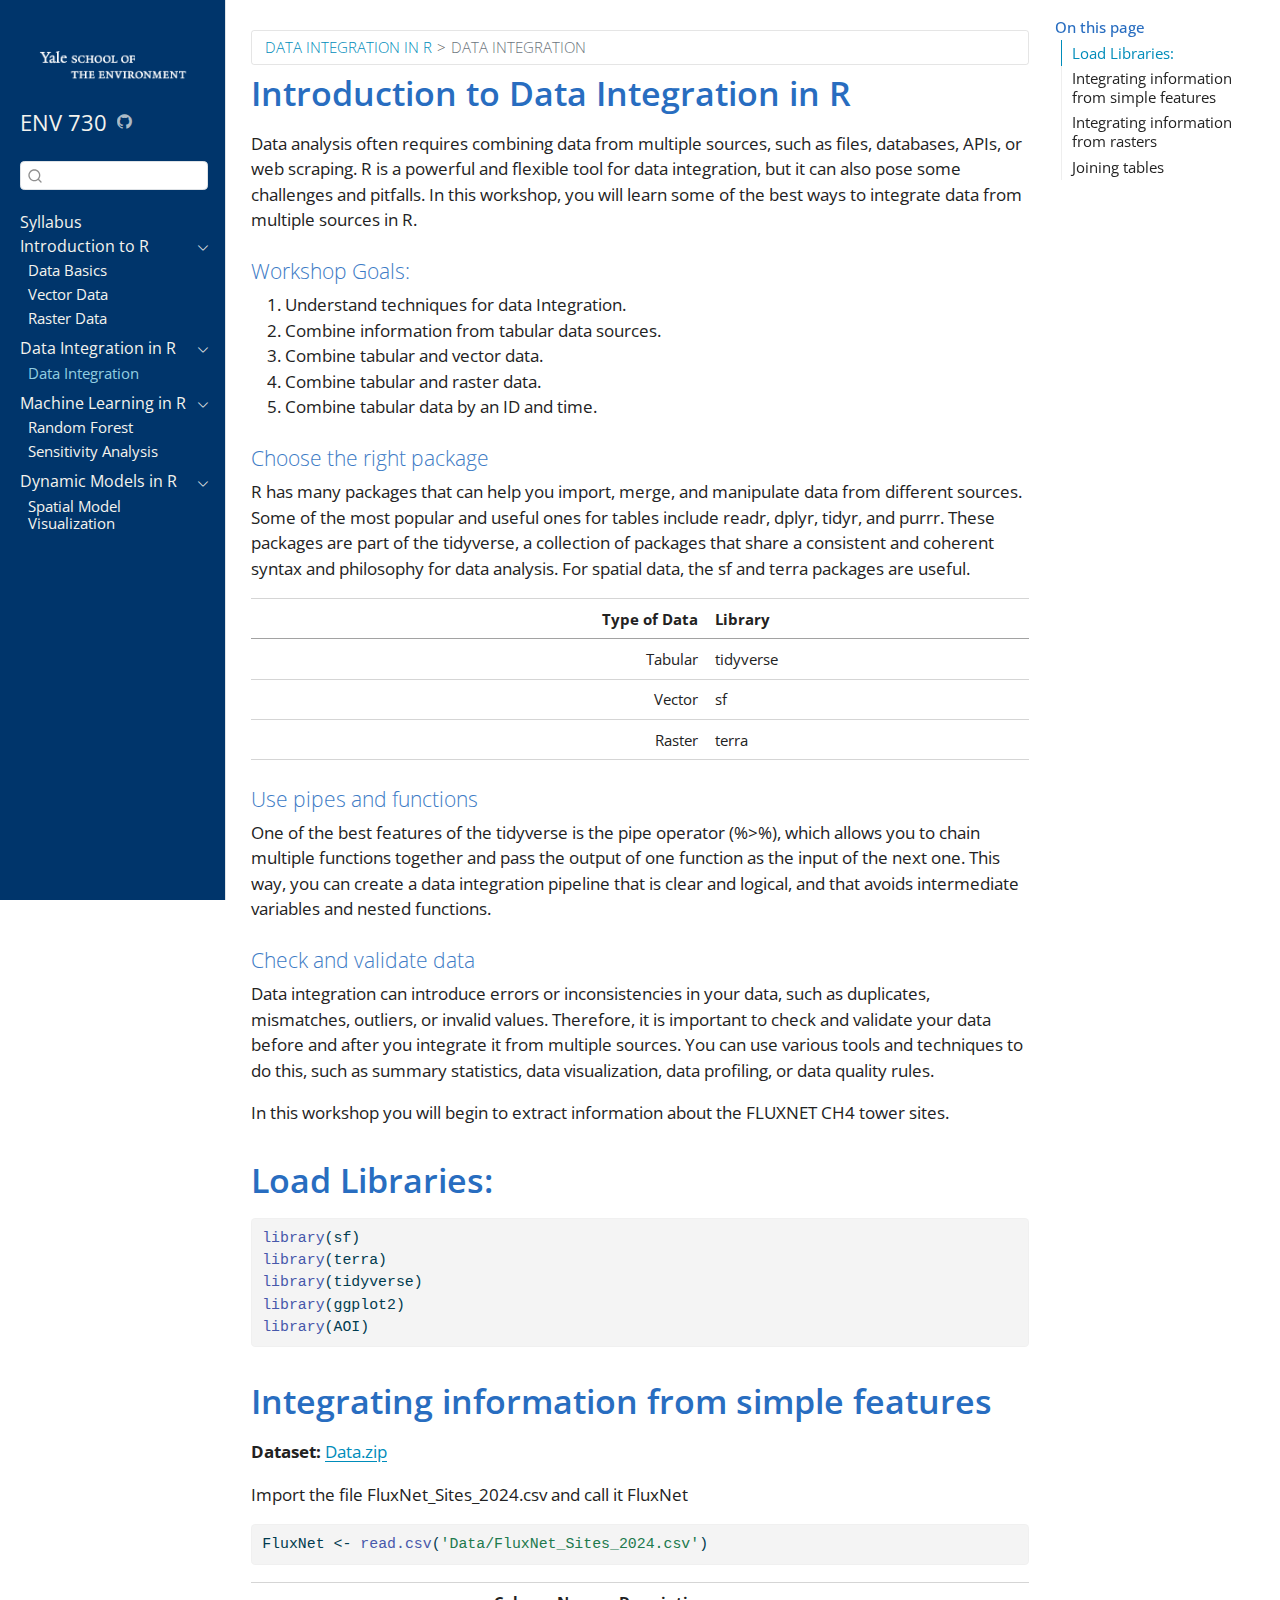
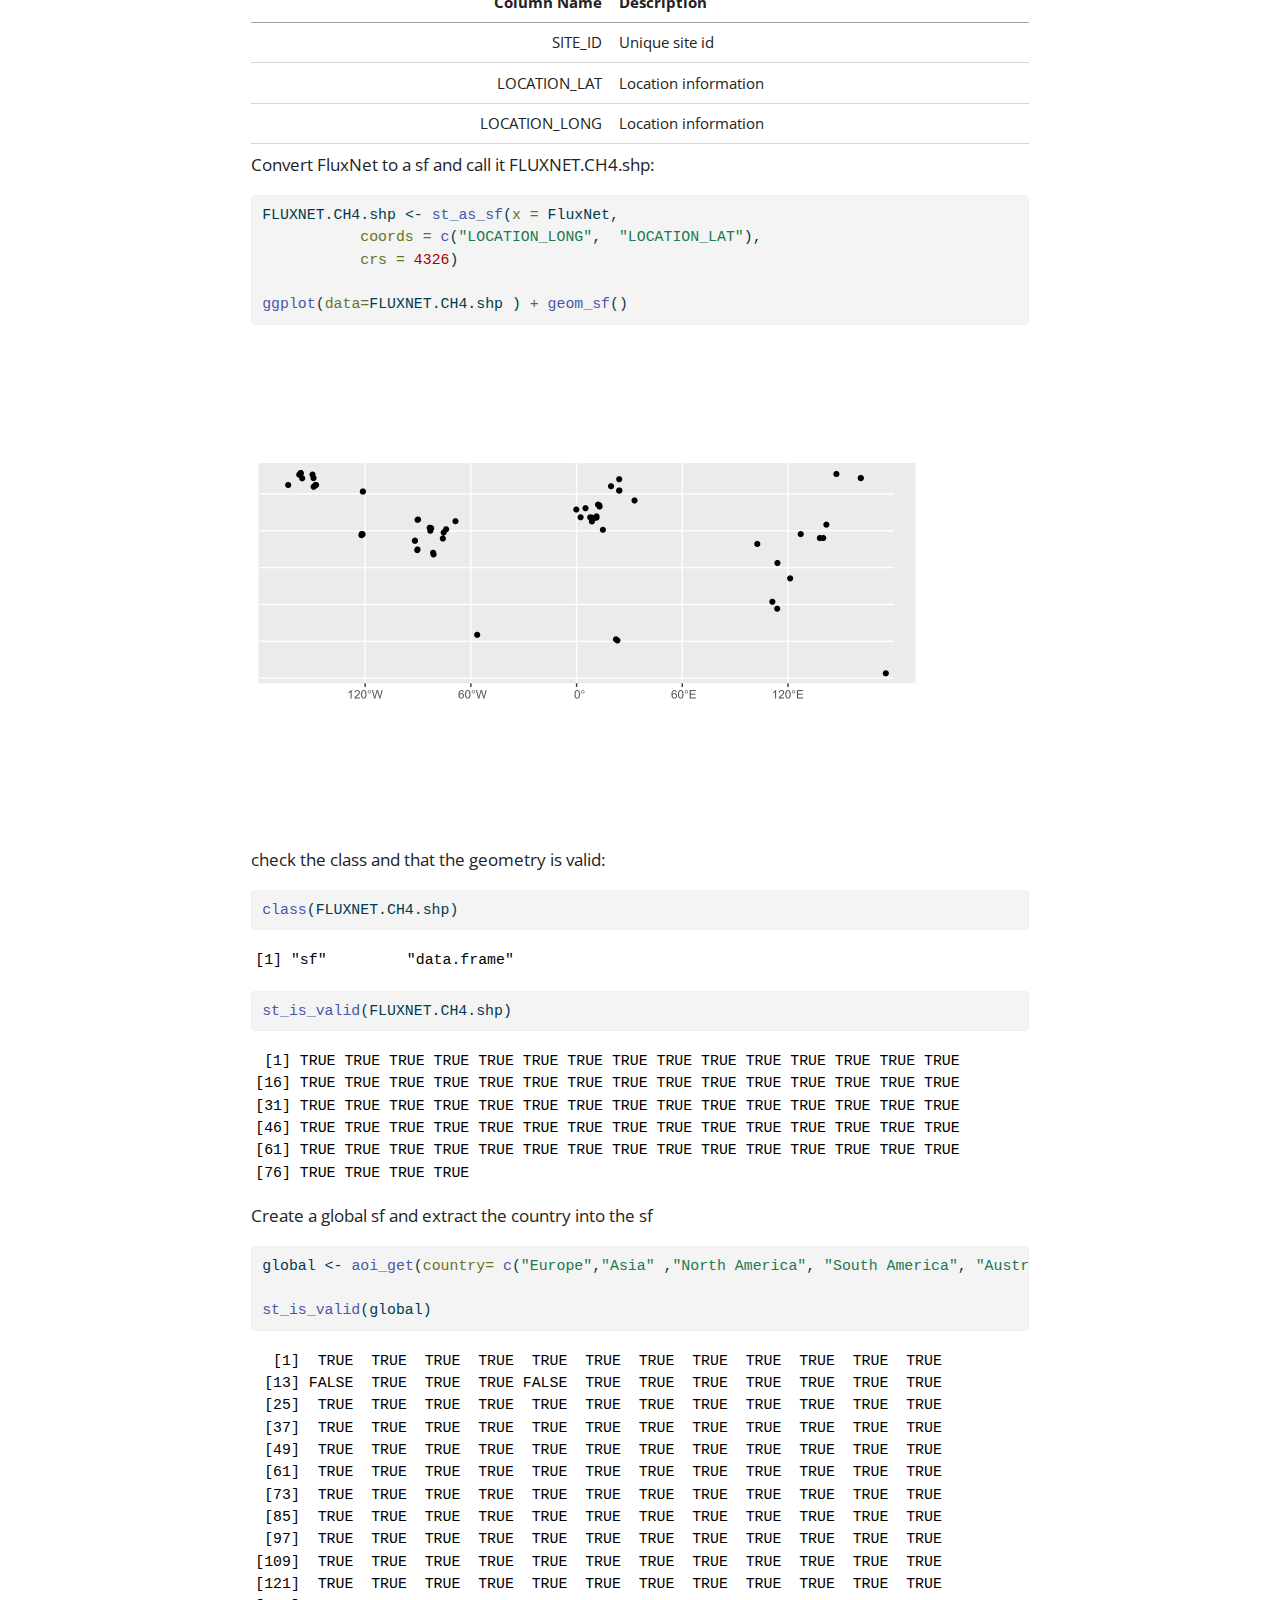
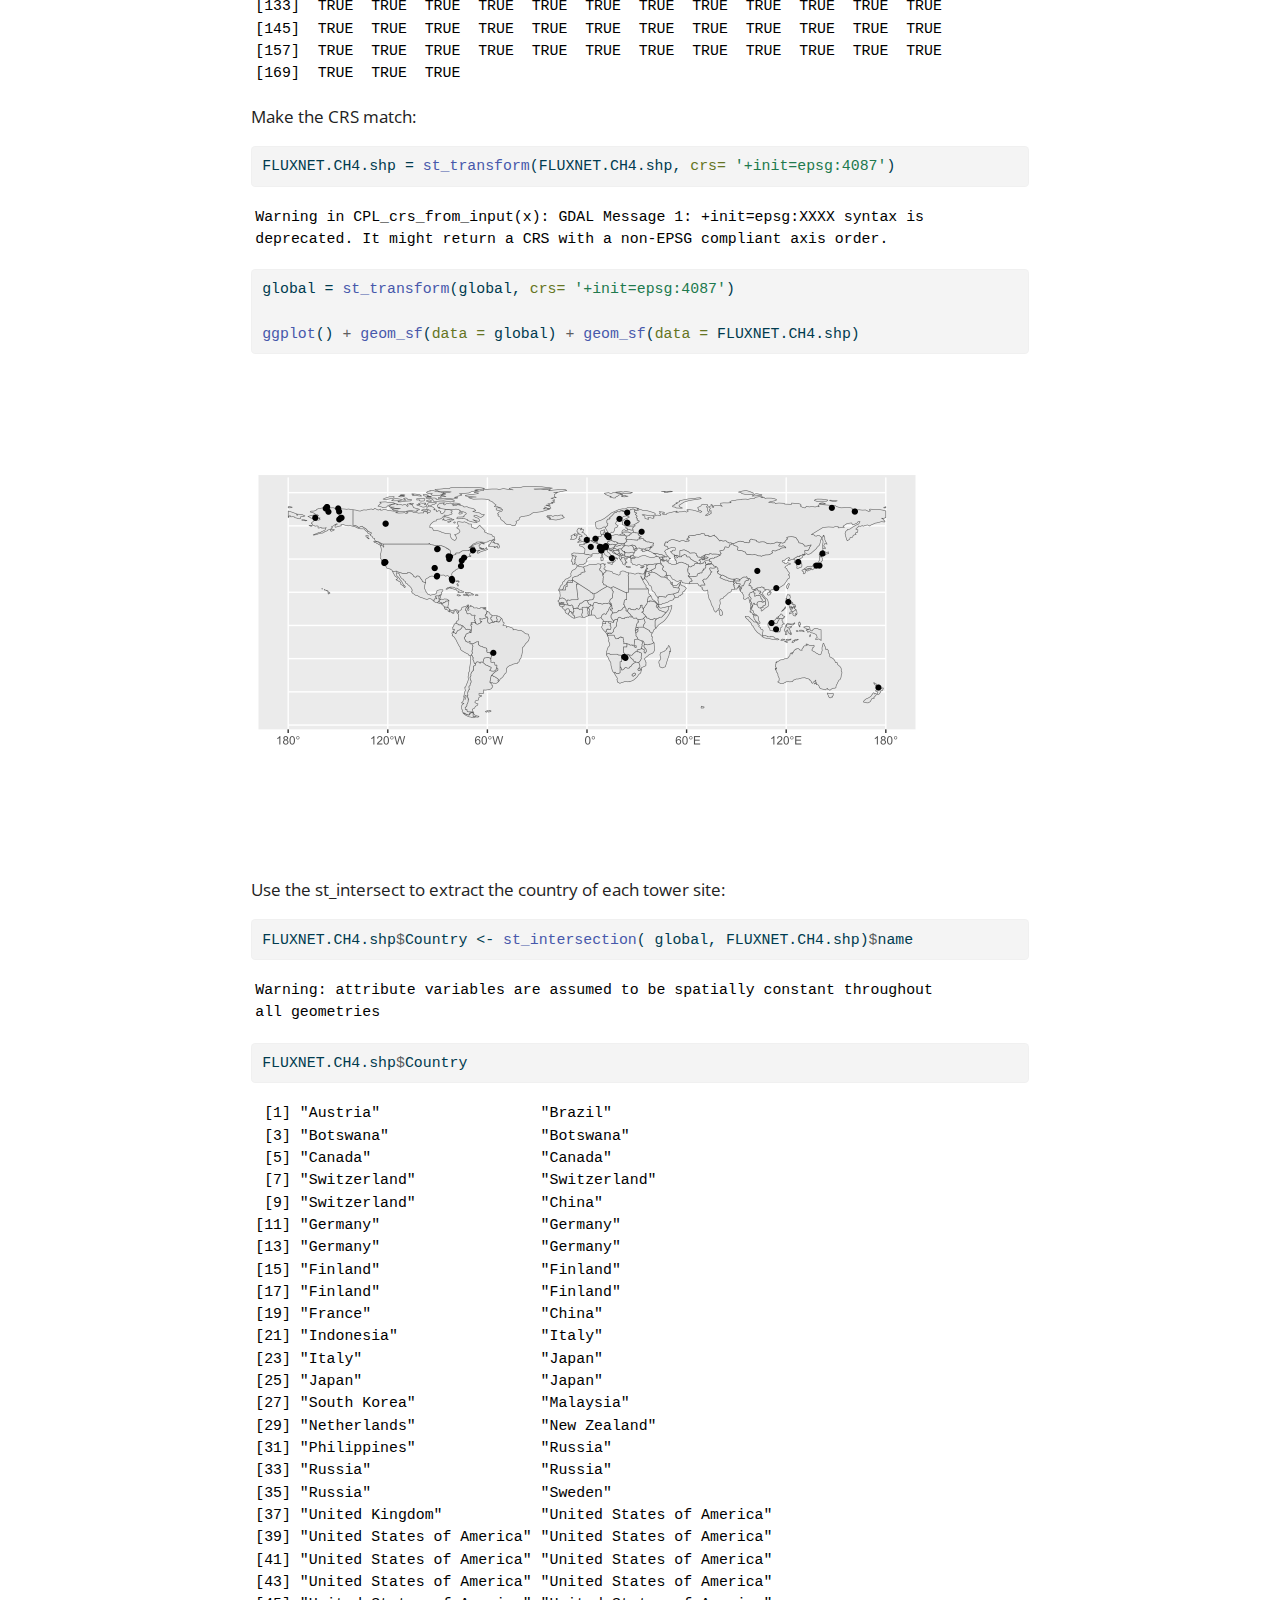
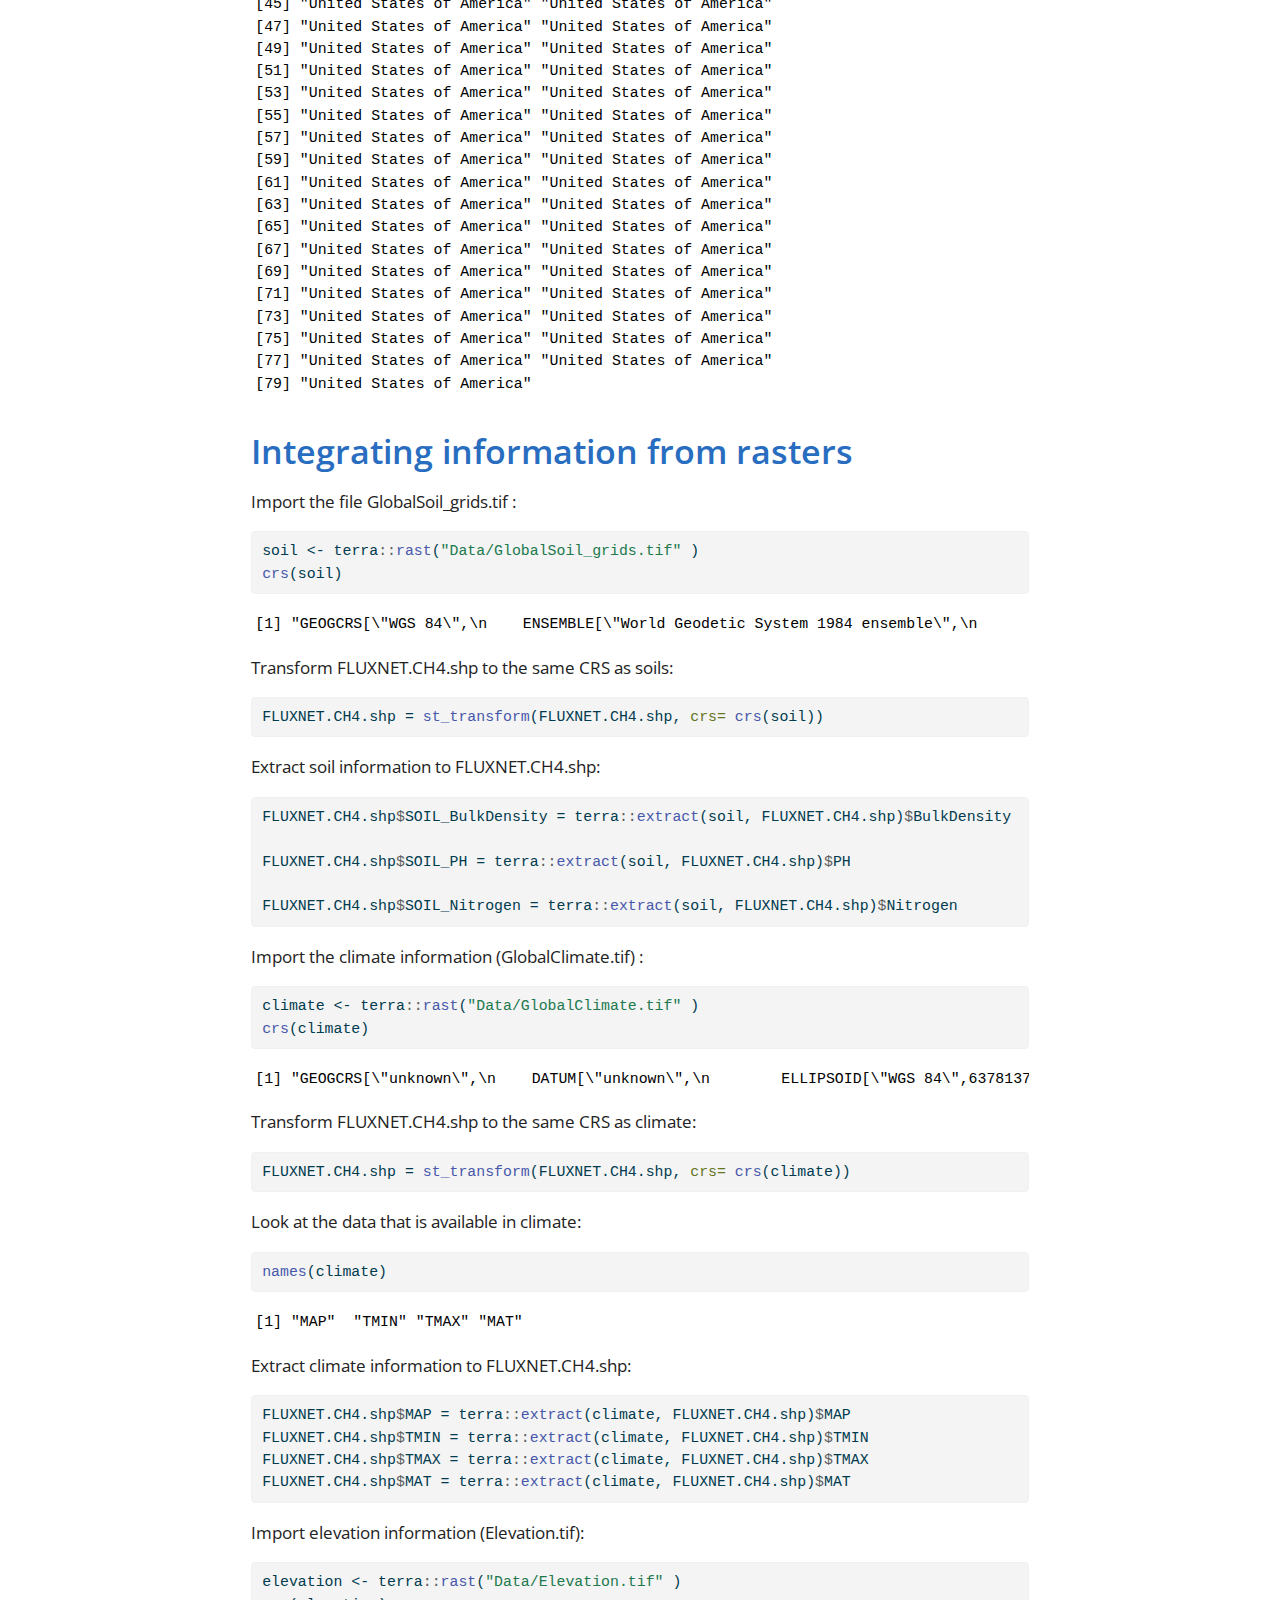
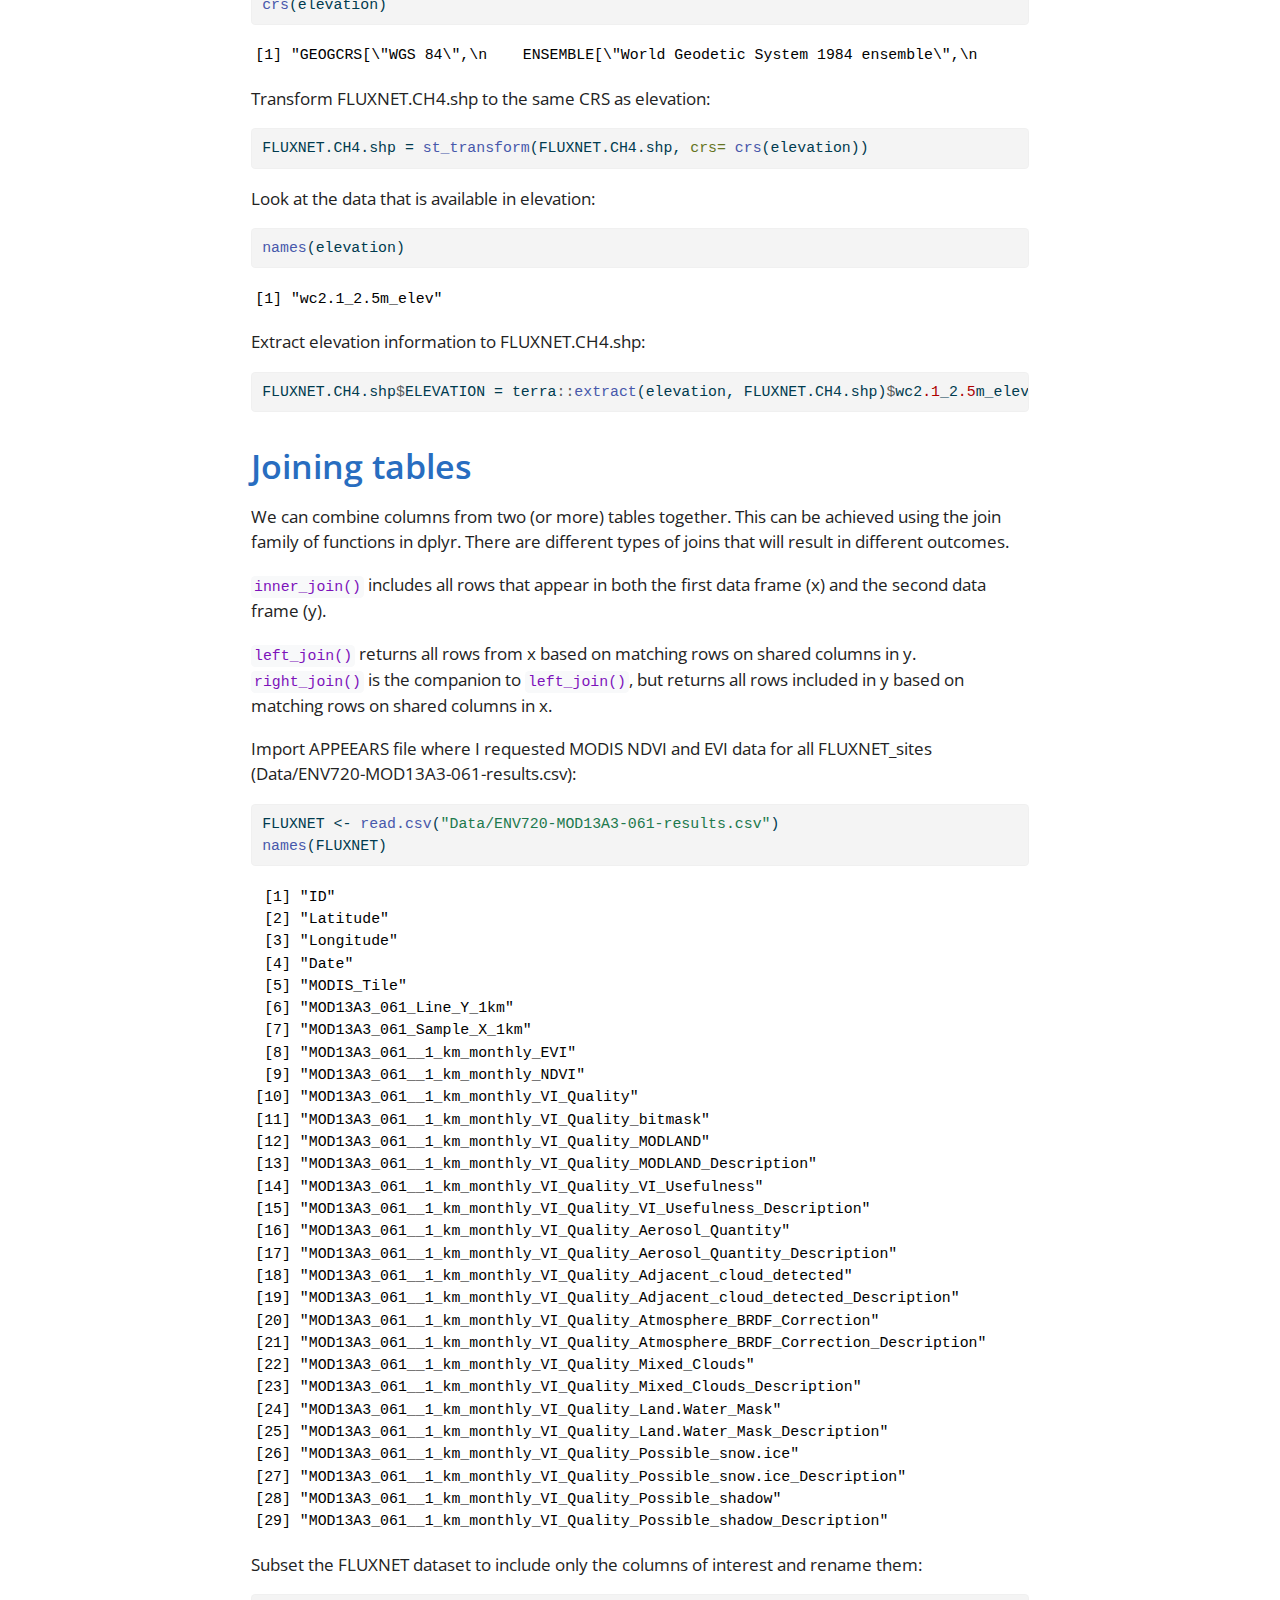
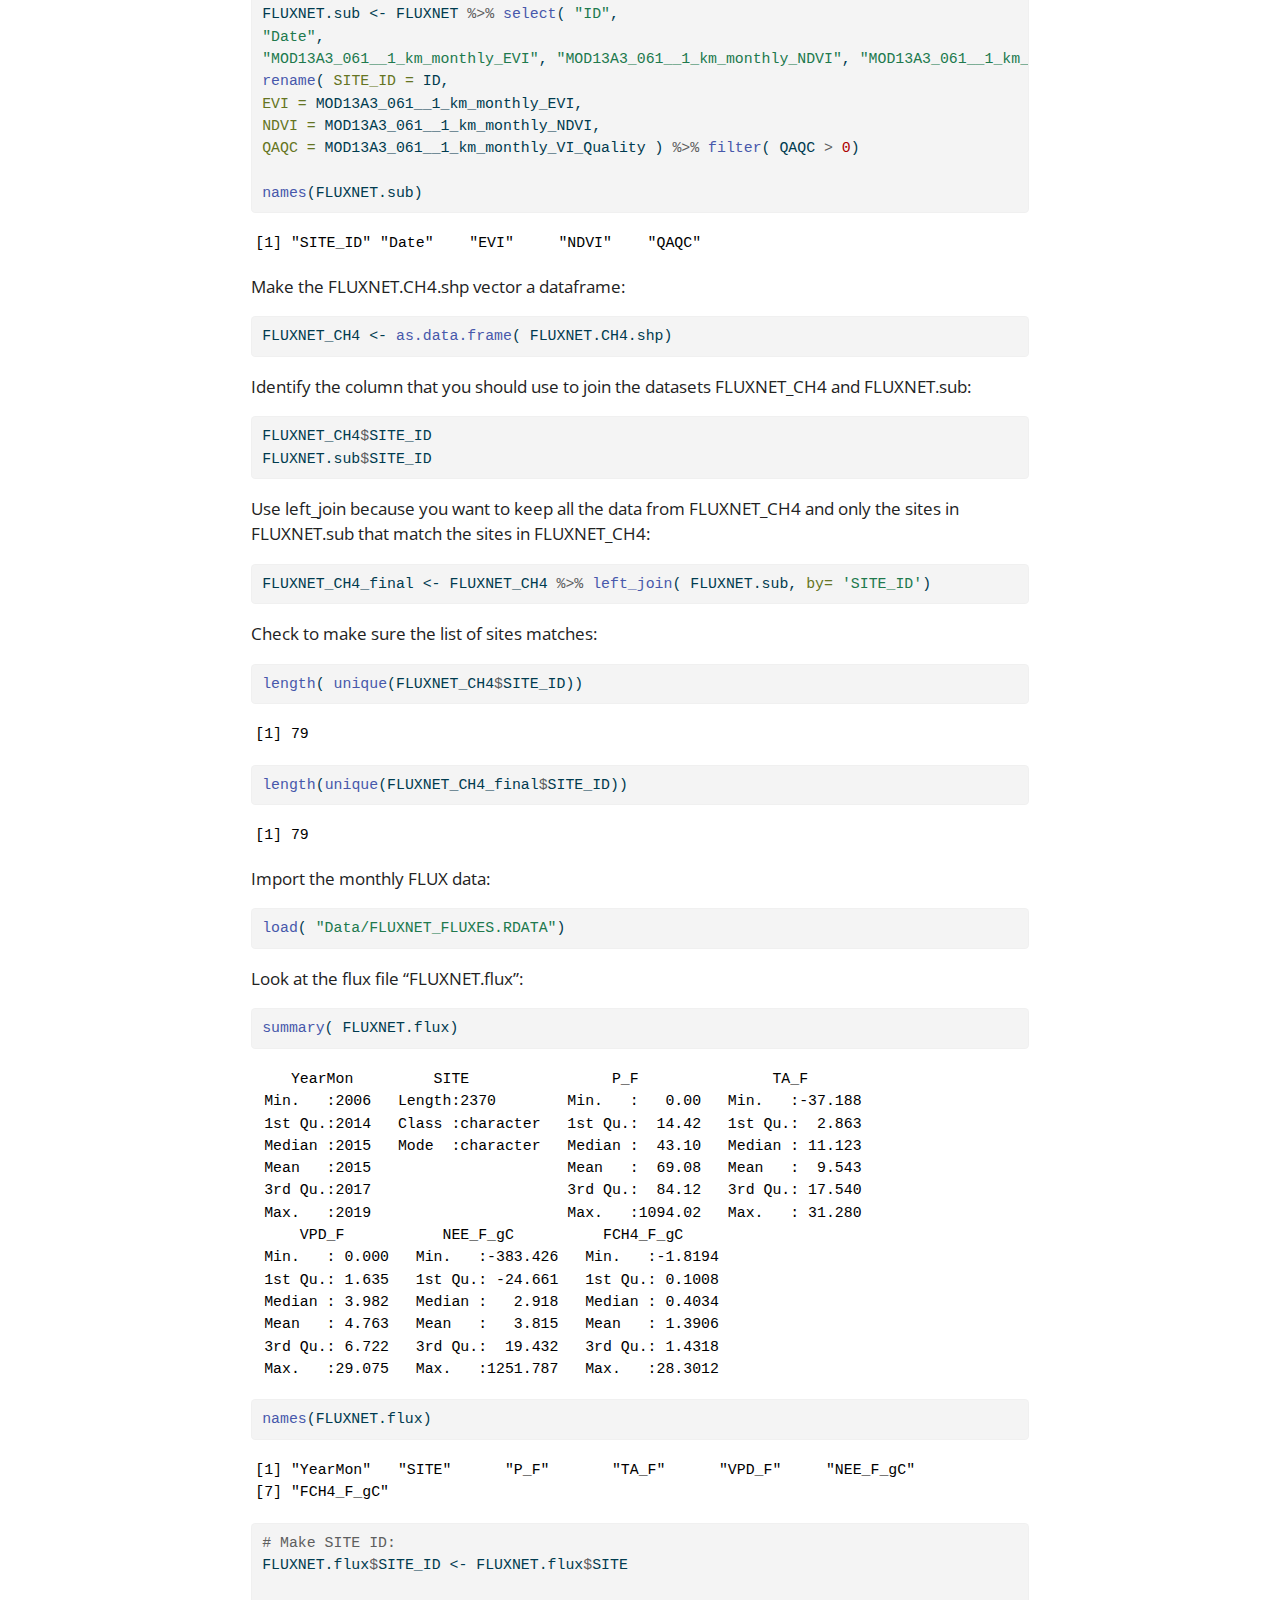
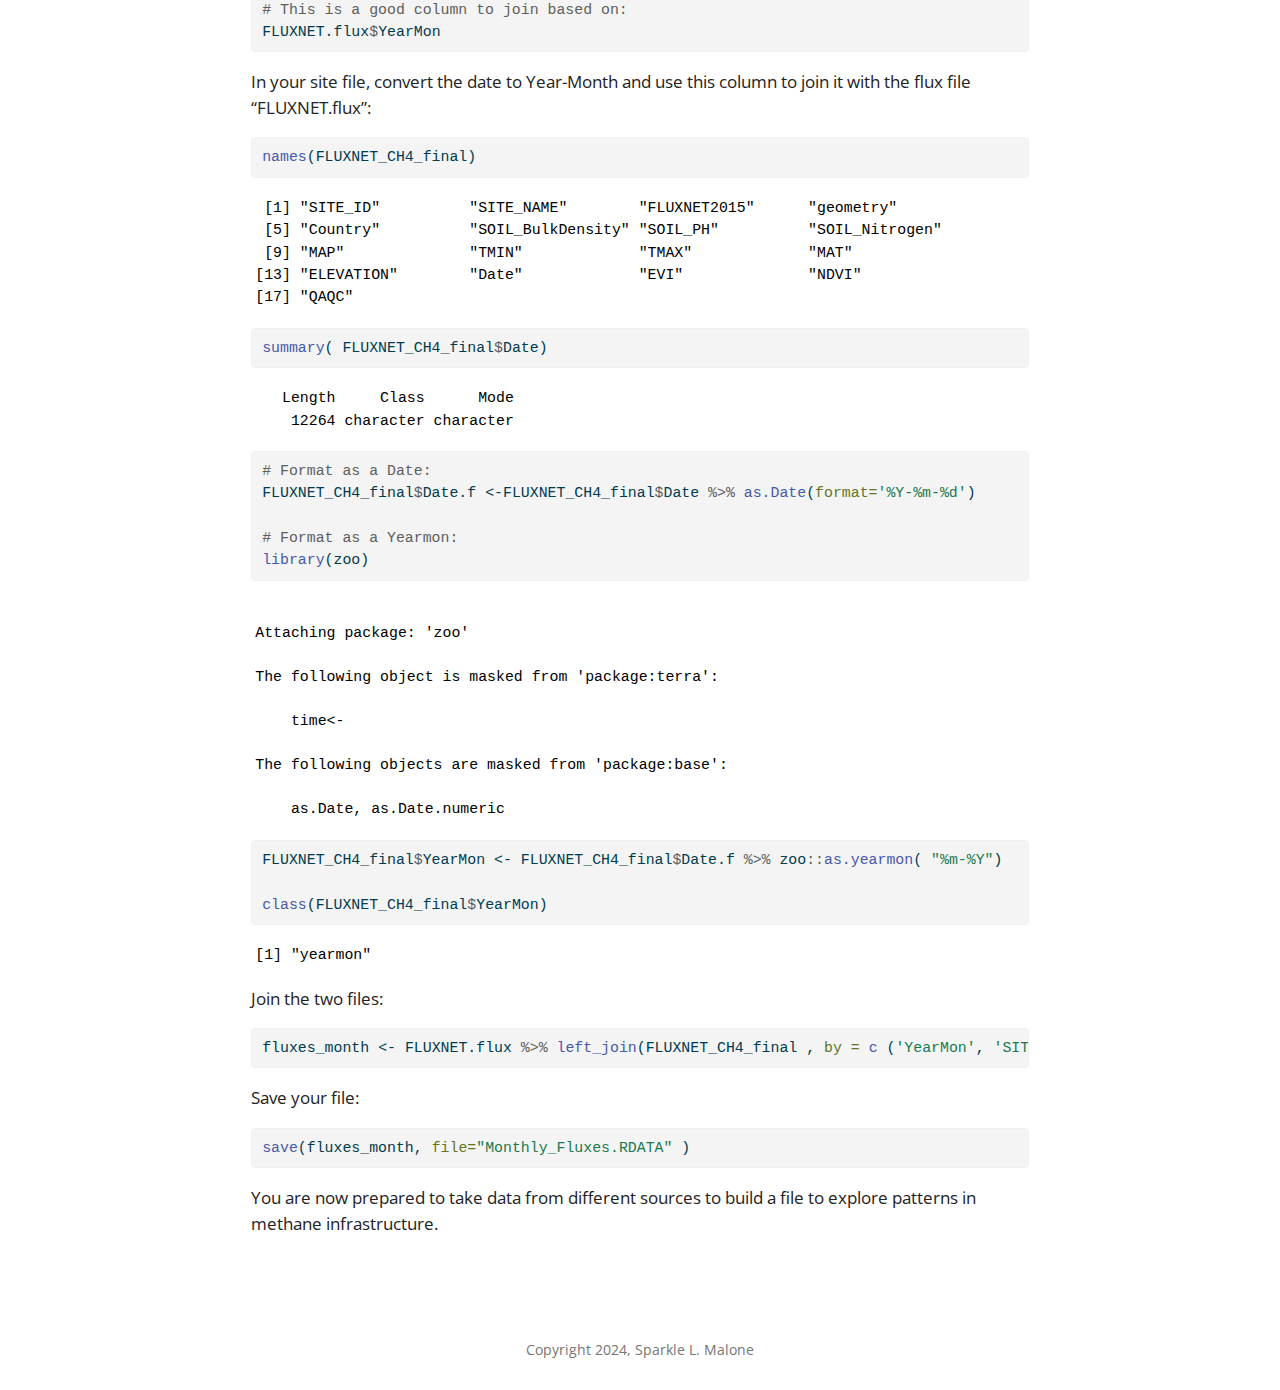
<file: docs/data_integration.html>
<!DOCTYPE html>
<html xmlns="http://www.w3.org/1999/xhtml" lang="en" xml:lang="en"><head>

<meta charset="utf-8">
<meta name="generator" content="quarto-1.5.57">

<meta name="viewport" content="width=device-width, initial-scale=1.0, user-scalable=yes">


<title>Introduction to Data Integration in R</title>
<style>
code{white-space: pre-wrap;}
span.smallcaps{font-variant: small-caps;}
div.columns{display: flex; gap: min(4vw, 1.5em);}
div.column{flex: auto; overflow-x: auto;}
div.hanging-indent{margin-left: 1.5em; text-indent: -1.5em;}
ul.task-list{list-style: none;}
ul.task-list li input[type="checkbox"] {
  width: 0.8em;
  margin: 0 0.8em 0.2em -1em; /* quarto-specific, see https://github.com/quarto-dev/quarto-cli/issues/4556 */ 
  vertical-align: middle;
}
/* CSS for syntax highlighting */
pre > code.sourceCode { white-space: pre; position: relative; }
pre > code.sourceCode > span { line-height: 1.25; }
pre > code.sourceCode > span:empty { height: 1.2em; }
.sourceCode { overflow: visible; }
code.sourceCode > span { color: inherit; text-decoration: inherit; }
div.sourceCode { margin: 1em 0; }
pre.sourceCode { margin: 0; }
@media screen {
div.sourceCode { overflow: auto; }
}
@media print {
pre > code.sourceCode { white-space: pre-wrap; }
pre > code.sourceCode > span { display: inline-block; text-indent: -5em; padding-left: 5em; }
}
pre.numberSource code
  { counter-reset: source-line 0; }
pre.numberSource code > span
  { position: relative; left: -4em; counter-increment: source-line; }
pre.numberSource code > span > a:first-child::before
  { content: counter(source-line);
    position: relative; left: -1em; text-align: right; vertical-align: baseline;
    border: none; display: inline-block;
    -webkit-touch-callout: none; -webkit-user-select: none;
    -khtml-user-select: none; -moz-user-select: none;
    -ms-user-select: none; user-select: none;
    padding: 0 4px; width: 4em;
  }
pre.numberSource { margin-left: 3em;  padding-left: 4px; }
div.sourceCode
  {   }
@media screen {
pre > code.sourceCode > span > a:first-child::before { text-decoration: underline; }
}
</style>


<script src="site_libs/quarto-nav/quarto-nav.js"></script>
<script src="site_libs/quarto-nav/headroom.min.js"></script>
<script src="site_libs/clipboard/clipboard.min.js"></script>
<script src="site_libs/quarto-search/autocomplete.umd.js"></script>
<script src="site_libs/quarto-search/fuse.min.js"></script>
<script src="site_libs/quarto-search/quarto-search.js"></script>
<meta name="quarto:offset" content="./">
<script src="site_libs/quarto-html/quarto.js"></script>
<script src="site_libs/quarto-html/popper.min.js"></script>
<script src="site_libs/quarto-html/tippy.umd.min.js"></script>
<script src="site_libs/quarto-html/anchor.min.js"></script>
<link href="site_libs/quarto-html/tippy.css" rel="stylesheet">
<link href="site_libs/quarto-html/quarto-syntax-highlighting.css" rel="stylesheet" id="quarto-text-highlighting-styles">
<script src="site_libs/bootstrap/bootstrap.min.js"></script>
<link href="site_libs/bootstrap/bootstrap-icons.css" rel="stylesheet">
<link href="site_libs/bootstrap/bootstrap.min.css" rel="stylesheet" id="quarto-bootstrap" data-mode="light">
<script id="quarto-search-options" type="application/json">{
  "location": "sidebar",
  "copy-button": false,
  "collapse-after": 3,
  "panel-placement": "start",
  "type": "textbox",
  "limit": 50,
  "keyboard-shortcut": [
    "f",
    "/",
    "s"
  ],
  "show-item-context": false,
  "language": {
    "search-no-results-text": "No results",
    "search-matching-documents-text": "matching documents",
    "search-copy-link-title": "Copy link to search",
    "search-hide-matches-text": "Hide additional matches",
    "search-more-match-text": "more match in this document",
    "search-more-matches-text": "more matches in this document",
    "search-clear-button-title": "Clear",
    "search-text-placeholder": "",
    "search-detached-cancel-button-title": "Cancel",
    "search-submit-button-title": "Submit",
    "search-label": "Search"
  }
}</script>


</head>

<body class="nav-sidebar docked">

<div id="quarto-search-results"></div>
  <header id="quarto-header" class="headroom fixed-top">
  <nav class="quarto-secondary-nav">
    <div class="container-fluid d-flex">
      <button type="button" class="quarto-btn-toggle btn" data-bs-toggle="collapse" role="button" data-bs-target=".quarto-sidebar-collapse-item" aria-controls="quarto-sidebar" aria-expanded="false" aria-label="Toggle sidebar navigation" onclick="if (window.quartoToggleHeadroom) { window.quartoToggleHeadroom(); }">
        <i class="bi bi-layout-text-sidebar-reverse"></i>
      </button>
        <nav class="quarto-page-breadcrumbs" aria-label="breadcrumb"><ol class="breadcrumb"><li class="breadcrumb-item"><a href="./data_integration.html">Data Integration in R</a></li><li class="breadcrumb-item"><a href="./data_integration.html">Data Integration</a></li></ol></nav>
        <a class="flex-grow-1" role="navigation" data-bs-toggle="collapse" data-bs-target=".quarto-sidebar-collapse-item" aria-controls="quarto-sidebar" aria-expanded="false" aria-label="Toggle sidebar navigation" onclick="if (window.quartoToggleHeadroom) { window.quartoToggleHeadroom(); }">      
        </a>
      <button type="button" class="btn quarto-search-button" aria-label="Search" onclick="window.quartoOpenSearch();">
        <i class="bi bi-search"></i>
      </button>
    </div>
  </nav>
</header>
<!-- content -->
<div id="quarto-content" class="quarto-container page-columns page-rows-contents page-layout-article">
<!-- sidebar -->
  <nav id="quarto-sidebar" class="sidebar collapse collapse-horizontal quarto-sidebar-collapse-item sidebar-navigation docked overflow-auto">
    <div class="pt-lg-2 mt-2 text-left sidebar-header sidebar-header-stacked">
      <a href="./index.html" class="sidebar-logo-link">
      <img src="./images/YSEwordmark2L_RGB-KO.png" alt="" class="sidebar-logo py-0 d-lg-inline d-none">
      </a>
    <div class="sidebar-title mb-0 py-0">
      <a href="./">ENV 730</a> 
        <div class="sidebar-tools-main">
    <a href="https://github.com/YSE-Environmental-Data-Science/EDS_course" title="" class="quarto-navigation-tool px-1" aria-label=""><i class="bi bi-github"></i></a>
</div>
    </div>
      </div>
        <div class="mt-2 flex-shrink-0 align-items-center">
        <div class="sidebar-search">
        <div id="quarto-search" class="" title="Search"></div>
        </div>
        </div>
    <div class="sidebar-menu-container"> 
    <ul class="list-unstyled mt-1">
        <li class="sidebar-item">
  <div class="sidebar-item-container"> 
  <a href="./index.html" class="sidebar-item-text sidebar-link">
 <span class="menu-text">Syllabus</span></a>
  </div>
</li>
        <li class="sidebar-item sidebar-item-section">
      <div class="sidebar-item-container"> 
            <a class="sidebar-item-text sidebar-link text-start" data-bs-toggle="collapse" data-bs-target="#quarto-sidebar-section-1" role="navigation" aria-expanded="true">
 <span class="menu-text">Introduction to R</span></a>
          <a class="sidebar-item-toggle text-start" data-bs-toggle="collapse" data-bs-target="#quarto-sidebar-section-1" role="navigation" aria-expanded="true" aria-label="Toggle section">
            <i class="bi bi-chevron-right ms-2"></i>
          </a> 
      </div>
      <ul id="quarto-sidebar-section-1" class="collapse list-unstyled sidebar-section depth1 show">  
          <li class="sidebar-item">
  <div class="sidebar-item-container"> 
  <a href="./data_basics.html" class="sidebar-item-text sidebar-link">
 <span class="menu-text">Data Basics</span></a>
  </div>
</li>
          <li class="sidebar-item">
  <div class="sidebar-item-container"> 
  <a href="./sf.html" class="sidebar-item-text sidebar-link">
 <span class="menu-text">Vector Data</span></a>
  </div>
</li>
          <li class="sidebar-item">
  <div class="sidebar-item-container"> 
  <a href="./terra.html" class="sidebar-item-text sidebar-link">
 <span class="menu-text">Raster Data</span></a>
  </div>
</li>
      </ul>
  </li>
        <li class="sidebar-item sidebar-item-section">
      <div class="sidebar-item-container"> 
            <a class="sidebar-item-text sidebar-link text-start" data-bs-toggle="collapse" data-bs-target="#quarto-sidebar-section-2" role="navigation" aria-expanded="true">
 <span class="menu-text">Data Integration in R</span></a>
          <a class="sidebar-item-toggle text-start" data-bs-toggle="collapse" data-bs-target="#quarto-sidebar-section-2" role="navigation" aria-expanded="true" aria-label="Toggle section">
            <i class="bi bi-chevron-right ms-2"></i>
          </a> 
      </div>
      <ul id="quarto-sidebar-section-2" class="collapse list-unstyled sidebar-section depth1 show">  
          <li class="sidebar-item">
  <div class="sidebar-item-container"> 
  <a href="./data_integration.html" class="sidebar-item-text sidebar-link active">
 <span class="menu-text">Data Integration</span></a>
  </div>
</li>
      </ul>
  </li>
        <li class="sidebar-item sidebar-item-section">
      <div class="sidebar-item-container"> 
            <a class="sidebar-item-text sidebar-link text-start" data-bs-toggle="collapse" data-bs-target="#quarto-sidebar-section-3" role="navigation" aria-expanded="true">
 <span class="menu-text">Machine Learning in R</span></a>
          <a class="sidebar-item-toggle text-start" data-bs-toggle="collapse" data-bs-target="#quarto-sidebar-section-3" role="navigation" aria-expanded="true" aria-label="Toggle section">
            <i class="bi bi-chevron-right ms-2"></i>
          </a> 
      </div>
      <ul id="quarto-sidebar-section-3" class="collapse list-unstyled sidebar-section depth1 show">  
          <li class="sidebar-item">
  <div class="sidebar-item-container"> 
  <a href="./random_forest.html" class="sidebar-item-text sidebar-link">
 <span class="menu-text">Random Forest</span></a>
  </div>
</li>
          <li class="sidebar-item">
  <div class="sidebar-item-container"> 
  <a href="./sensitivity.html" class="sidebar-item-text sidebar-link">
 <span class="menu-text">Sensitivity Analysis</span></a>
  </div>
</li>
      </ul>
  </li>
        <li class="sidebar-item sidebar-item-section">
      <div class="sidebar-item-container"> 
            <a class="sidebar-item-text sidebar-link text-start" data-bs-toggle="collapse" data-bs-target="#quarto-sidebar-section-4" role="navigation" aria-expanded="true">
 <span class="menu-text">Dynamic Models in R</span></a>
          <a class="sidebar-item-toggle text-start" data-bs-toggle="collapse" data-bs-target="#quarto-sidebar-section-4" role="navigation" aria-expanded="true" aria-label="Toggle section">
            <i class="bi bi-chevron-right ms-2"></i>
          </a> 
      </div>
      <ul id="quarto-sidebar-section-4" class="collapse list-unstyled sidebar-section depth1 show">  
          <li class="sidebar-item">
  <div class="sidebar-item-container"> 
  <a href="./spatial_projections.html" class="sidebar-item-text sidebar-link">
 <span class="menu-text">Spatial Model Visualization</span></a>
  </div>
</li>
      </ul>
  </li>
    </ul>
    </div>
</nav>
<div id="quarto-sidebar-glass" class="quarto-sidebar-collapse-item" data-bs-toggle="collapse" data-bs-target=".quarto-sidebar-collapse-item"></div>
<!-- margin-sidebar -->
    <div id="quarto-margin-sidebar" class="sidebar margin-sidebar">
        <nav id="TOC" role="doc-toc" class="toc-active">
    <h2 id="toc-title">On this page</h2>
   
  <ul>
  <li><a href="#load-libraries" id="toc-load-libraries" class="nav-link active" data-scroll-target="#load-libraries">Load Libraries:</a></li>
  <li><a href="#integrating-information-from-simple-features" id="toc-integrating-information-from-simple-features" class="nav-link" data-scroll-target="#integrating-information-from-simple-features">Integrating information from simple features</a></li>
  <li><a href="#integrating-information-from-rasters" id="toc-integrating-information-from-rasters" class="nav-link" data-scroll-target="#integrating-information-from-rasters">Integrating information from rasters</a></li>
  <li><a href="#joining-tables" id="toc-joining-tables" class="nav-link" data-scroll-target="#joining-tables">Joining tables</a></li>
  </ul>
</nav>
    </div>
<!-- main -->
<main class="content" id="quarto-document-content">

<header id="title-block-header" class="quarto-title-block default"><nav class="quarto-page-breadcrumbs quarto-title-breadcrumbs d-none d-lg-block" aria-label="breadcrumb"><ol class="breadcrumb"><li class="breadcrumb-item"><a href="./data_integration.html">Data Integration in R</a></li><li class="breadcrumb-item"><a href="./data_integration.html">Data Integration</a></li></ol></nav>
<div class="quarto-title">
<h1 class="title">Introduction to Data Integration in R</h1>
</div>



<div class="quarto-title-meta">

    
  
    
  </div>
  


</header>


<p>Data analysis often requires combining data from multiple sources, such as files, databases, APIs, or web scraping. R is a powerful and flexible tool for data integration, but it can also pose some challenges and pitfalls. In this workshop, you will learn some of the best ways to integrate data from multiple sources in R.</p>
<section id="workshop-goals" class="level4">
<h4 class="anchored" data-anchor-id="workshop-goals">Workshop Goals:</h4>
<ol type="1">
<li>Understand techniques for data Integration.</li>
<li>Combine information from tabular data sources.</li>
<li>Combine tabular and vector data.</li>
<li>Combine tabular and raster data.</li>
<li>Combine tabular data by an ID and time.</li>
</ol>
</section>
<section id="choose-the-right-package" class="level4">
<h4 class="anchored" data-anchor-id="choose-the-right-package">Choose the right package</h4>
<p>R has many packages that can help you import, merge, and manipulate data from different sources. Some of the most popular and useful ones for tables include readr, dplyr, tidyr, and purrr. These packages are part of the tidyverse, a collection of packages that share a consistent and coherent syntax and philosophy for data analysis. For spatial data, the sf and terra packages are useful.</p>
<table class="caption-top table">
<thead>
<tr class="header">
<th style="text-align: right;">Type of Data</th>
<th>Library</th>
</tr>
</thead>
<tbody>
<tr class="odd">
<td style="text-align: right;">Tabular</td>
<td>tidyverse</td>
</tr>
<tr class="even">
<td style="text-align: right;">Vector</td>
<td>sf</td>
</tr>
<tr class="odd">
<td style="text-align: right;">Raster</td>
<td>terra</td>
</tr>
</tbody>
</table>
</section>
<section id="use-pipes-and-functions" class="level4">
<h4 class="anchored" data-anchor-id="use-pipes-and-functions">Use pipes and functions</h4>
<p>One of the best features of the tidyverse is the pipe operator (%&gt;%), which allows you to chain multiple functions together and pass the output of one function as the input of the next one. This way, you can create a data integration pipeline that is clear and logical, and that avoids intermediate variables and nested functions.</p>
</section>
<section id="check-and-validate-data" class="level4">
<h4 class="anchored" data-anchor-id="check-and-validate-data">Check and validate data</h4>
<p>Data integration can introduce errors or inconsistencies in your data, such as duplicates, mismatches, outliers, or invalid values. Therefore, it is important to check and validate your data before and after you integrate it from multiple sources. You can use various tools and techniques to do this, such as summary statistics, data visualization, data profiling, or data quality rules.</p>
<p>In this workshop you will begin to extract information about the FLUXNET CH4 tower sites.</p>
</section>
<section id="load-libraries" class="level1">
<h1>Load Libraries:</h1>
<div class="cell">
<div class="sourceCode cell-code" id="cb1"><pre class="sourceCode r code-with-copy"><code class="sourceCode r"><span id="cb1-1"><a href="#cb1-1" aria-hidden="true" tabindex="-1"></a><span class="fu">library</span>(sf)</span>
<span id="cb1-2"><a href="#cb1-2" aria-hidden="true" tabindex="-1"></a><span class="fu">library</span>(terra)</span>
<span id="cb1-3"><a href="#cb1-3" aria-hidden="true" tabindex="-1"></a><span class="fu">library</span>(tidyverse)</span>
<span id="cb1-4"><a href="#cb1-4" aria-hidden="true" tabindex="-1"></a><span class="fu">library</span>(ggplot2)</span>
<span id="cb1-5"><a href="#cb1-5" aria-hidden="true" tabindex="-1"></a><span class="fu">library</span>(AOI)</span></code><button title="Copy to Clipboard" class="code-copy-button"><i class="bi"></i></button></pre></div>
</div>
</section>
<section id="integrating-information-from-simple-features" class="level1">
<h1>Integrating information from simple features</h1>
<p><b>Dataset:</b> <a href="https://yale.instructure.com/courses/101353/files/10087646?wrap=1">Data.zip</a></p>
<p>Import the file FluxNet_Sites_2024.csv and call it FluxNet</p>
<div class="cell">
<div class="sourceCode cell-code" id="cb2"><pre class="sourceCode r code-with-copy"><code class="sourceCode r"><span id="cb2-1"><a href="#cb2-1" aria-hidden="true" tabindex="-1"></a>FluxNet <span class="ot">&lt;-</span> <span class="fu">read.csv</span>(<span class="st">'Data/FluxNet_Sites_2024.csv'</span>)</span></code><button title="Copy to Clipboard" class="code-copy-button"><i class="bi"></i></button></pre></div>
</div>
<table class="caption-top table">
<thead>
<tr class="header">
<th style="text-align: right;">Column Name</th>
<th>Description</th>
</tr>
</thead>
<tbody>
<tr class="odd">
<td style="text-align: right;">SITE_ID</td>
<td>Unique site id</td>
</tr>
<tr class="even">
<td style="text-align: right;">LOCATION_LAT</td>
<td>Location information</td>
</tr>
<tr class="odd">
<td style="text-align: right;">LOCATION_LONG</td>
<td>Location information</td>
</tr>
</tbody>
</table>
<p>Convert FluxNet to a sf and call it FLUXNET.CH4.shp:</p>
<div class="cell">
<div class="sourceCode cell-code" id="cb3"><pre class="sourceCode r code-with-copy"><code class="sourceCode r"><span id="cb3-1"><a href="#cb3-1" aria-hidden="true" tabindex="-1"></a>FLUXNET.CH4.shp <span class="ot">&lt;-</span> <span class="fu">st_as_sf</span>(<span class="at">x =</span> FluxNet,                         </span>
<span id="cb3-2"><a href="#cb3-2" aria-hidden="true" tabindex="-1"></a>           <span class="at">coords =</span> <span class="fu">c</span>(<span class="st">"LOCATION_LONG"</span>,  <span class="st">"LOCATION_LAT"</span>),</span>
<span id="cb3-3"><a href="#cb3-3" aria-hidden="true" tabindex="-1"></a>           <span class="at">crs =</span> <span class="dv">4326</span>)</span>
<span id="cb3-4"><a href="#cb3-4" aria-hidden="true" tabindex="-1"></a></span>
<span id="cb3-5"><a href="#cb3-5" aria-hidden="true" tabindex="-1"></a><span class="fu">ggplot</span>(<span class="at">data=</span>FLUXNET.CH4.shp ) <span class="sc">+</span> <span class="fu">geom_sf</span>()</span></code><button title="Copy to Clipboard" class="code-copy-button"><i class="bi"></i></button></pre></div>
<div class="cell-output-display">
<div>
<figure class="figure">
<p><img src="data_integration_files/figure-html/unnamed-chunk-3-1.png" class="img-fluid figure-img" width="672"></p>
</figure>
</div>
</div>
</div>
<p>check the class and that the geometry is valid:</p>
<div class="cell">
<div class="sourceCode cell-code" id="cb4"><pre class="sourceCode r code-with-copy"><code class="sourceCode r"><span id="cb4-1"><a href="#cb4-1" aria-hidden="true" tabindex="-1"></a><span class="fu">class</span>(FLUXNET.CH4.shp)</span></code><button title="Copy to Clipboard" class="code-copy-button"><i class="bi"></i></button></pre></div>
<div class="cell-output cell-output-stdout">
<pre><code>[1] "sf"         "data.frame"</code></pre>
</div>
<div class="sourceCode cell-code" id="cb6"><pre class="sourceCode r code-with-copy"><code class="sourceCode r"><span id="cb6-1"><a href="#cb6-1" aria-hidden="true" tabindex="-1"></a><span class="fu">st_is_valid</span>(FLUXNET.CH4.shp)</span></code><button title="Copy to Clipboard" class="code-copy-button"><i class="bi"></i></button></pre></div>
<div class="cell-output cell-output-stdout">
<pre><code> [1] TRUE TRUE TRUE TRUE TRUE TRUE TRUE TRUE TRUE TRUE TRUE TRUE TRUE TRUE TRUE
[16] TRUE TRUE TRUE TRUE TRUE TRUE TRUE TRUE TRUE TRUE TRUE TRUE TRUE TRUE TRUE
[31] TRUE TRUE TRUE TRUE TRUE TRUE TRUE TRUE TRUE TRUE TRUE TRUE TRUE TRUE TRUE
[46] TRUE TRUE TRUE TRUE TRUE TRUE TRUE TRUE TRUE TRUE TRUE TRUE TRUE TRUE TRUE
[61] TRUE TRUE TRUE TRUE TRUE TRUE TRUE TRUE TRUE TRUE TRUE TRUE TRUE TRUE TRUE
[76] TRUE TRUE TRUE TRUE</code></pre>
</div>
</div>
<p>Create a global sf and extract the country into the sf</p>
<div class="cell">
<div class="sourceCode cell-code" id="cb8"><pre class="sourceCode r code-with-copy"><code class="sourceCode r"><span id="cb8-1"><a href="#cb8-1" aria-hidden="true" tabindex="-1"></a>global <span class="ot">&lt;-</span> <span class="fu">aoi_get</span>(<span class="at">country=</span> <span class="fu">c</span>(<span class="st">"Europe"</span>,<span class="st">"Asia"</span> ,<span class="st">"North America"</span>, <span class="st">"South America"</span>, <span class="st">"Australia"</span>,<span class="st">"Africa"</span>, <span class="st">"New Zealand"</span>))</span>
<span id="cb8-2"><a href="#cb8-2" aria-hidden="true" tabindex="-1"></a></span>
<span id="cb8-3"><a href="#cb8-3" aria-hidden="true" tabindex="-1"></a><span class="fu">st_is_valid</span>(global)</span></code><button title="Copy to Clipboard" class="code-copy-button"><i class="bi"></i></button></pre></div>
<div class="cell-output cell-output-stdout">
<pre><code>  [1]  TRUE  TRUE  TRUE  TRUE  TRUE  TRUE  TRUE  TRUE  TRUE  TRUE  TRUE  TRUE
 [13] FALSE  TRUE  TRUE  TRUE FALSE  TRUE  TRUE  TRUE  TRUE  TRUE  TRUE  TRUE
 [25]  TRUE  TRUE  TRUE  TRUE  TRUE  TRUE  TRUE  TRUE  TRUE  TRUE  TRUE  TRUE
 [37]  TRUE  TRUE  TRUE  TRUE  TRUE  TRUE  TRUE  TRUE  TRUE  TRUE  TRUE  TRUE
 [49]  TRUE  TRUE  TRUE  TRUE  TRUE  TRUE  TRUE  TRUE  TRUE  TRUE  TRUE  TRUE
 [61]  TRUE  TRUE  TRUE  TRUE  TRUE  TRUE  TRUE  TRUE  TRUE  TRUE  TRUE  TRUE
 [73]  TRUE  TRUE  TRUE  TRUE  TRUE  TRUE  TRUE  TRUE  TRUE  TRUE  TRUE  TRUE
 [85]  TRUE  TRUE  TRUE  TRUE  TRUE  TRUE  TRUE  TRUE  TRUE  TRUE  TRUE  TRUE
 [97]  TRUE  TRUE  TRUE  TRUE  TRUE  TRUE  TRUE  TRUE  TRUE  TRUE  TRUE  TRUE
[109]  TRUE  TRUE  TRUE  TRUE  TRUE  TRUE  TRUE  TRUE  TRUE  TRUE  TRUE  TRUE
[121]  TRUE  TRUE  TRUE  TRUE  TRUE  TRUE  TRUE  TRUE  TRUE  TRUE  TRUE  TRUE
[133]  TRUE  TRUE  TRUE  TRUE  TRUE  TRUE  TRUE  TRUE  TRUE  TRUE  TRUE  TRUE
[145]  TRUE  TRUE  TRUE  TRUE  TRUE  TRUE  TRUE  TRUE  TRUE  TRUE  TRUE  TRUE
[157]  TRUE  TRUE  TRUE  TRUE  TRUE  TRUE  TRUE  TRUE  TRUE  TRUE  TRUE  TRUE
[169]  TRUE  TRUE  TRUE</code></pre>
</div>
</div>
<p>Make the CRS match:</p>
<div class="cell">
<div class="sourceCode cell-code" id="cb10"><pre class="sourceCode r code-with-copy"><code class="sourceCode r"><span id="cb10-1"><a href="#cb10-1" aria-hidden="true" tabindex="-1"></a>FLUXNET.CH4.shp <span class="ot">=</span> <span class="fu">st_transform</span>(FLUXNET.CH4.shp, <span class="at">crs=</span> <span class="st">'+init=epsg:4087'</span>)</span></code><button title="Copy to Clipboard" class="code-copy-button"><i class="bi"></i></button></pre></div>
<div class="cell-output cell-output-stderr">
<pre><code>Warning in CPL_crs_from_input(x): GDAL Message 1: +init=epsg:XXXX syntax is
deprecated. It might return a CRS with a non-EPSG compliant axis order.</code></pre>
</div>
<div class="sourceCode cell-code" id="cb12"><pre class="sourceCode r code-with-copy"><code class="sourceCode r"><span id="cb12-1"><a href="#cb12-1" aria-hidden="true" tabindex="-1"></a>global <span class="ot">=</span> <span class="fu">st_transform</span>(global, <span class="at">crs=</span> <span class="st">'+init=epsg:4087'</span>)</span>
<span id="cb12-2"><a href="#cb12-2" aria-hidden="true" tabindex="-1"></a></span>
<span id="cb12-3"><a href="#cb12-3" aria-hidden="true" tabindex="-1"></a><span class="fu">ggplot</span>() <span class="sc">+</span> <span class="fu">geom_sf</span>(<span class="at">data =</span> global) <span class="sc">+</span> <span class="fu">geom_sf</span>(<span class="at">data =</span> FLUXNET.CH4.shp) </span></code><button title="Copy to Clipboard" class="code-copy-button"><i class="bi"></i></button></pre></div>
<div class="cell-output-display">
<div>
<figure class="figure">
<p><img src="data_integration_files/figure-html/unnamed-chunk-6-1.png" class="img-fluid figure-img" width="672"></p>
</figure>
</div>
</div>
</div>
<p>Use the st_intersect to extract the country of each tower site:</p>
<div class="cell">
<div class="sourceCode cell-code" id="cb13"><pre class="sourceCode r code-with-copy"><code class="sourceCode r"><span id="cb13-1"><a href="#cb13-1" aria-hidden="true" tabindex="-1"></a>FLUXNET.CH4.shp<span class="sc">$</span>Country <span class="ot">&lt;-</span> <span class="fu">st_intersection</span>( global, FLUXNET.CH4.shp)<span class="sc">$</span>name</span></code><button title="Copy to Clipboard" class="code-copy-button"><i class="bi"></i></button></pre></div>
<div class="cell-output cell-output-stderr">
<pre><code>Warning: attribute variables are assumed to be spatially constant throughout
all geometries</code></pre>
</div>
<div class="sourceCode cell-code" id="cb15"><pre class="sourceCode r code-with-copy"><code class="sourceCode r"><span id="cb15-1"><a href="#cb15-1" aria-hidden="true" tabindex="-1"></a>FLUXNET.CH4.shp<span class="sc">$</span>Country </span></code><button title="Copy to Clipboard" class="code-copy-button"><i class="bi"></i></button></pre></div>
<div class="cell-output cell-output-stdout">
<pre><code> [1] "Austria"                  "Brazil"                  
 [3] "Botswana"                 "Botswana"                
 [5] "Canada"                   "Canada"                  
 [7] "Switzerland"              "Switzerland"             
 [9] "Switzerland"              "China"                   
[11] "Germany"                  "Germany"                 
[13] "Germany"                  "Germany"                 
[15] "Finland"                  "Finland"                 
[17] "Finland"                  "Finland"                 
[19] "France"                   "China"                   
[21] "Indonesia"                "Italy"                   
[23] "Italy"                    "Japan"                   
[25] "Japan"                    "Japan"                   
[27] "South Korea"              "Malaysia"                
[29] "Netherlands"              "New Zealand"             
[31] "Philippines"              "Russia"                  
[33] "Russia"                   "Russia"                  
[35] "Russia"                   "Sweden"                  
[37] "United Kingdom"           "United States of America"
[39] "United States of America" "United States of America"
[41] "United States of America" "United States of America"
[43] "United States of America" "United States of America"
[45] "United States of America" "United States of America"
[47] "United States of America" "United States of America"
[49] "United States of America" "United States of America"
[51] "United States of America" "United States of America"
[53] "United States of America" "United States of America"
[55] "United States of America" "United States of America"
[57] "United States of America" "United States of America"
[59] "United States of America" "United States of America"
[61] "United States of America" "United States of America"
[63] "United States of America" "United States of America"
[65] "United States of America" "United States of America"
[67] "United States of America" "United States of America"
[69] "United States of America" "United States of America"
[71] "United States of America" "United States of America"
[73] "United States of America" "United States of America"
[75] "United States of America" "United States of America"
[77] "United States of America" "United States of America"
[79] "United States of America"</code></pre>
</div>
</div>
</section>
<section id="integrating-information-from-rasters" class="level1">
<h1>Integrating information from rasters</h1>
<p>Import the file GlobalSoil_grids.tif :</p>
<div class="cell">
<div class="sourceCode cell-code" id="cb17"><pre class="sourceCode r code-with-copy"><code class="sourceCode r"><span id="cb17-1"><a href="#cb17-1" aria-hidden="true" tabindex="-1"></a>soil <span class="ot">&lt;-</span> terra<span class="sc">::</span><span class="fu">rast</span>(<span class="st">"Data/GlobalSoil_grids.tif"</span> )</span>
<span id="cb17-2"><a href="#cb17-2" aria-hidden="true" tabindex="-1"></a><span class="fu">crs</span>(soil)</span></code><button title="Copy to Clipboard" class="code-copy-button"><i class="bi"></i></button></pre></div>
<div class="cell-output cell-output-stdout">
<pre><code>[1] "GEOGCRS[\"WGS 84\",\n    ENSEMBLE[\"World Geodetic System 1984 ensemble\",\n        MEMBER[\"World Geodetic System 1984 (Transit)\"],\n        MEMBER[\"World Geodetic System 1984 (G730)\"],\n        MEMBER[\"World Geodetic System 1984 (G873)\"],\n        MEMBER[\"World Geodetic System 1984 (G1150)\"],\n        MEMBER[\"World Geodetic System 1984 (G1674)\"],\n        MEMBER[\"World Geodetic System 1984 (G1762)\"],\n        MEMBER[\"World Geodetic System 1984 (G2139)\"],\n        ELLIPSOID[\"WGS 84\",6378137,298.257223563,\n            LENGTHUNIT[\"metre\",1]],\n        ENSEMBLEACCURACY[2.0]],\n    PRIMEM[\"Greenwich\",0,\n        ANGLEUNIT[\"degree\",0.0174532925199433]],\n    CS[ellipsoidal,2],\n        AXIS[\"geodetic latitude (Lat)\",north,\n            ORDER[1],\n            ANGLEUNIT[\"degree\",0.0174532925199433]],\n        AXIS[\"geodetic longitude (Lon)\",east,\n            ORDER[2],\n            ANGLEUNIT[\"degree\",0.0174532925199433]],\n    USAGE[\n        SCOPE[\"Horizontal component of 3D system.\"],\n        AREA[\"World.\"],\n        BBOX[-90,-180,90,180]],\n    ID[\"EPSG\",4326]]"</code></pre>
</div>
</div>
<p>Transform FLUXNET.CH4.shp to the same CRS as soils:</p>
<div class="cell">
<div class="sourceCode cell-code" id="cb19"><pre class="sourceCode r code-with-copy"><code class="sourceCode r"><span id="cb19-1"><a href="#cb19-1" aria-hidden="true" tabindex="-1"></a>FLUXNET.CH4.shp <span class="ot">=</span> <span class="fu">st_transform</span>(FLUXNET.CH4.shp, <span class="at">crs=</span> <span class="fu">crs</span>(soil))</span></code><button title="Copy to Clipboard" class="code-copy-button"><i class="bi"></i></button></pre></div>
</div>
<p>Extract soil information to FLUXNET.CH4.shp:</p>
<div class="cell">
<div class="sourceCode cell-code" id="cb20"><pre class="sourceCode r code-with-copy"><code class="sourceCode r"><span id="cb20-1"><a href="#cb20-1" aria-hidden="true" tabindex="-1"></a>FLUXNET.CH4.shp<span class="sc">$</span>SOIL_BulkDensity <span class="ot">=</span> terra<span class="sc">::</span><span class="fu">extract</span>(soil, FLUXNET.CH4.shp)<span class="sc">$</span>BulkDensity</span>
<span id="cb20-2"><a href="#cb20-2" aria-hidden="true" tabindex="-1"></a></span>
<span id="cb20-3"><a href="#cb20-3" aria-hidden="true" tabindex="-1"></a>FLUXNET.CH4.shp<span class="sc">$</span>SOIL_PH <span class="ot">=</span> terra<span class="sc">::</span><span class="fu">extract</span>(soil, FLUXNET.CH4.shp)<span class="sc">$</span>PH</span>
<span id="cb20-4"><a href="#cb20-4" aria-hidden="true" tabindex="-1"></a></span>
<span id="cb20-5"><a href="#cb20-5" aria-hidden="true" tabindex="-1"></a>FLUXNET.CH4.shp<span class="sc">$</span>SOIL_Nitrogen <span class="ot">=</span> terra<span class="sc">::</span><span class="fu">extract</span>(soil, FLUXNET.CH4.shp)<span class="sc">$</span>Nitrogen</span></code><button title="Copy to Clipboard" class="code-copy-button"><i class="bi"></i></button></pre></div>
</div>
<p>Import the climate information (GlobalClimate.tif) :</p>
<div class="cell">
<div class="sourceCode cell-code" id="cb21"><pre class="sourceCode r code-with-copy"><code class="sourceCode r"><span id="cb21-1"><a href="#cb21-1" aria-hidden="true" tabindex="-1"></a>climate <span class="ot">&lt;-</span> terra<span class="sc">::</span><span class="fu">rast</span>(<span class="st">"Data/GlobalClimate.tif"</span> )</span>
<span id="cb21-2"><a href="#cb21-2" aria-hidden="true" tabindex="-1"></a><span class="fu">crs</span>(climate)</span></code><button title="Copy to Clipboard" class="code-copy-button"><i class="bi"></i></button></pre></div>
<div class="cell-output cell-output-stdout">
<pre><code>[1] "GEOGCRS[\"unknown\",\n    DATUM[\"unknown\",\n        ELLIPSOID[\"WGS 84\",6378137,298.257223563,\n            LENGTHUNIT[\"metre\",1,\n                ID[\"EPSG\",9001]]]],\n    PRIMEM[\"unknown\",0,\n        ANGLEUNIT[\"degree\",0.0174532925199433,\n            ID[\"EPSG\",9122]]],\n    CS[ellipsoidal,2],\n        AXIS[\"latitude\",north,\n            ORDER[1],\n            ANGLEUNIT[\"degree\",0.0174532925199433,\n                ID[\"EPSG\",9122]]],\n        AXIS[\"longitude\",east,\n            ORDER[2],\n            ANGLEUNIT[\"degree\",0.0174532925199433,\n                ID[\"EPSG\",9122]]]]"</code></pre>
</div>
</div>
<p>Transform FLUXNET.CH4.shp to the same CRS as climate:</p>
<div class="cell">
<div class="sourceCode cell-code" id="cb23"><pre class="sourceCode r code-with-copy"><code class="sourceCode r"><span id="cb23-1"><a href="#cb23-1" aria-hidden="true" tabindex="-1"></a>FLUXNET.CH4.shp <span class="ot">=</span> <span class="fu">st_transform</span>(FLUXNET.CH4.shp, <span class="at">crs=</span> <span class="fu">crs</span>(climate))</span></code><button title="Copy to Clipboard" class="code-copy-button"><i class="bi"></i></button></pre></div>
</div>
<p>Look at the data that is available in climate:</p>
<div class="cell">
<div class="sourceCode cell-code" id="cb24"><pre class="sourceCode r code-with-copy"><code class="sourceCode r"><span id="cb24-1"><a href="#cb24-1" aria-hidden="true" tabindex="-1"></a><span class="fu">names</span>(climate)</span></code><button title="Copy to Clipboard" class="code-copy-button"><i class="bi"></i></button></pre></div>
<div class="cell-output cell-output-stdout">
<pre><code>[1] "MAP"  "TMIN" "TMAX" "MAT" </code></pre>
</div>
</div>
<p>Extract climate information to FLUXNET.CH4.shp:</p>
<div class="cell">
<div class="sourceCode cell-code" id="cb26"><pre class="sourceCode r code-with-copy"><code class="sourceCode r"><span id="cb26-1"><a href="#cb26-1" aria-hidden="true" tabindex="-1"></a>FLUXNET.CH4.shp<span class="sc">$</span>MAP <span class="ot">=</span> terra<span class="sc">::</span><span class="fu">extract</span>(climate, FLUXNET.CH4.shp)<span class="sc">$</span>MAP</span>
<span id="cb26-2"><a href="#cb26-2" aria-hidden="true" tabindex="-1"></a>FLUXNET.CH4.shp<span class="sc">$</span>TMIN <span class="ot">=</span> terra<span class="sc">::</span><span class="fu">extract</span>(climate, FLUXNET.CH4.shp)<span class="sc">$</span>TMIN</span>
<span id="cb26-3"><a href="#cb26-3" aria-hidden="true" tabindex="-1"></a>FLUXNET.CH4.shp<span class="sc">$</span>TMAX <span class="ot">=</span> terra<span class="sc">::</span><span class="fu">extract</span>(climate, FLUXNET.CH4.shp)<span class="sc">$</span>TMAX</span>
<span id="cb26-4"><a href="#cb26-4" aria-hidden="true" tabindex="-1"></a>FLUXNET.CH4.shp<span class="sc">$</span>MAT <span class="ot">=</span> terra<span class="sc">::</span><span class="fu">extract</span>(climate, FLUXNET.CH4.shp)<span class="sc">$</span>MAT</span></code><button title="Copy to Clipboard" class="code-copy-button"><i class="bi"></i></button></pre></div>
</div>
<p>Import elevation information (Elevation.tif):</p>
<div class="cell">
<div class="sourceCode cell-code" id="cb27"><pre class="sourceCode r code-with-copy"><code class="sourceCode r"><span id="cb27-1"><a href="#cb27-1" aria-hidden="true" tabindex="-1"></a>elevation <span class="ot">&lt;-</span> terra<span class="sc">::</span><span class="fu">rast</span>(<span class="st">"Data/Elevation.tif"</span> )</span>
<span id="cb27-2"><a href="#cb27-2" aria-hidden="true" tabindex="-1"></a><span class="fu">crs</span>(elevation)</span></code><button title="Copy to Clipboard" class="code-copy-button"><i class="bi"></i></button></pre></div>
<div class="cell-output cell-output-stdout">
<pre><code>[1] "GEOGCRS[\"WGS 84\",\n    ENSEMBLE[\"World Geodetic System 1984 ensemble\",\n        MEMBER[\"World Geodetic System 1984 (Transit)\"],\n        MEMBER[\"World Geodetic System 1984 (G730)\"],\n        MEMBER[\"World Geodetic System 1984 (G873)\"],\n        MEMBER[\"World Geodetic System 1984 (G1150)\"],\n        MEMBER[\"World Geodetic System 1984 (G1674)\"],\n        MEMBER[\"World Geodetic System 1984 (G1762)\"],\n        MEMBER[\"World Geodetic System 1984 (G2139)\"],\n        ELLIPSOID[\"WGS 84\",6378137,298.257223563,\n            LENGTHUNIT[\"metre\",1]],\n        ENSEMBLEACCURACY[2.0]],\n    PRIMEM[\"Greenwich\",0,\n        ANGLEUNIT[\"degree\",0.0174532925199433]],\n    CS[ellipsoidal,2],\n        AXIS[\"geodetic latitude (Lat)\",north,\n            ORDER[1],\n            ANGLEUNIT[\"degree\",0.0174532925199433]],\n        AXIS[\"geodetic longitude (Lon)\",east,\n            ORDER[2],\n            ANGLEUNIT[\"degree\",0.0174532925199433]],\n    USAGE[\n        SCOPE[\"Horizontal component of 3D system.\"],\n        AREA[\"World.\"],\n        BBOX[-90,-180,90,180]],\n    ID[\"EPSG\",4326]]"</code></pre>
</div>
</div>
<p>Transform FLUXNET.CH4.shp to the same CRS as elevation:</p>
<div class="cell">
<div class="sourceCode cell-code" id="cb29"><pre class="sourceCode r code-with-copy"><code class="sourceCode r"><span id="cb29-1"><a href="#cb29-1" aria-hidden="true" tabindex="-1"></a>FLUXNET.CH4.shp <span class="ot">=</span> <span class="fu">st_transform</span>(FLUXNET.CH4.shp, <span class="at">crs=</span> <span class="fu">crs</span>(elevation))</span></code><button title="Copy to Clipboard" class="code-copy-button"><i class="bi"></i></button></pre></div>
</div>
<p>Look at the data that is available in elevation:</p>
<div class="cell">
<div class="sourceCode cell-code" id="cb30"><pre class="sourceCode r code-with-copy"><code class="sourceCode r"><span id="cb30-1"><a href="#cb30-1" aria-hidden="true" tabindex="-1"></a><span class="fu">names</span>(elevation)</span></code><button title="Copy to Clipboard" class="code-copy-button"><i class="bi"></i></button></pre></div>
<div class="cell-output cell-output-stdout">
<pre><code>[1] "wc2.1_2.5m_elev"</code></pre>
</div>
</div>
<p>Extract elevation information to FLUXNET.CH4.shp:</p>
<div class="cell">
<div class="sourceCode cell-code" id="cb32"><pre class="sourceCode r code-with-copy"><code class="sourceCode r"><span id="cb32-1"><a href="#cb32-1" aria-hidden="true" tabindex="-1"></a>FLUXNET.CH4.shp<span class="sc">$</span>ELEVATION <span class="ot">=</span> terra<span class="sc">::</span><span class="fu">extract</span>(elevation, FLUXNET.CH4.shp)<span class="sc">$</span>wc2<span class="fl">.1</span>_2<span class="fl">.5</span>m_elev</span></code><button title="Copy to Clipboard" class="code-copy-button"><i class="bi"></i></button></pre></div>
</div>
</section>
<section id="joining-tables" class="level1">
<h1>Joining tables</h1>
<p>We can combine columns from two (or more) tables together. This can be achieved using the join family of functions in dplyr. There are different types of joins that will result in different outcomes.</p>
<p><code>inner_join()</code> includes all rows that appear in both the first data frame (x) and the second data frame (y).</p>
<p><code>left_join()</code> returns all rows from x based on matching rows on shared columns in y. <code>right_join()</code> is the companion to <code>left_join()</code>, but returns all rows included in y based on matching rows on shared columns in x.</p>
<p>Import APPEEARS file where I requested MODIS NDVI and EVI data for all FLUXNET_sites (Data/ENV720-MOD13A3-061-results.csv):</p>
<div class="cell">
<div class="sourceCode cell-code" id="cb33"><pre class="sourceCode r code-with-copy"><code class="sourceCode r"><span id="cb33-1"><a href="#cb33-1" aria-hidden="true" tabindex="-1"></a>FLUXNET <span class="ot">&lt;-</span> <span class="fu">read.csv</span>(<span class="st">"Data/ENV720-MOD13A3-061-results.csv"</span>)</span>
<span id="cb33-2"><a href="#cb33-2" aria-hidden="true" tabindex="-1"></a><span class="fu">names</span>(FLUXNET)</span></code><button title="Copy to Clipboard" class="code-copy-button"><i class="bi"></i></button></pre></div>
<div class="cell-output cell-output-stdout">
<pre><code> [1] "ID"                                                                         
 [2] "Latitude"                                                                   
 [3] "Longitude"                                                                  
 [4] "Date"                                                                       
 [5] "MODIS_Tile"                                                                 
 [6] "MOD13A3_061_Line_Y_1km"                                                     
 [7] "MOD13A3_061_Sample_X_1km"                                                   
 [8] "MOD13A3_061__1_km_monthly_EVI"                                              
 [9] "MOD13A3_061__1_km_monthly_NDVI"                                             
[10] "MOD13A3_061__1_km_monthly_VI_Quality"                                       
[11] "MOD13A3_061__1_km_monthly_VI_Quality_bitmask"                               
[12] "MOD13A3_061__1_km_monthly_VI_Quality_MODLAND"                               
[13] "MOD13A3_061__1_km_monthly_VI_Quality_MODLAND_Description"                   
[14] "MOD13A3_061__1_km_monthly_VI_Quality_VI_Usefulness"                         
[15] "MOD13A3_061__1_km_monthly_VI_Quality_VI_Usefulness_Description"             
[16] "MOD13A3_061__1_km_monthly_VI_Quality_Aerosol_Quantity"                      
[17] "MOD13A3_061__1_km_monthly_VI_Quality_Aerosol_Quantity_Description"          
[18] "MOD13A3_061__1_km_monthly_VI_Quality_Adjacent_cloud_detected"               
[19] "MOD13A3_061__1_km_monthly_VI_Quality_Adjacent_cloud_detected_Description"   
[20] "MOD13A3_061__1_km_monthly_VI_Quality_Atmosphere_BRDF_Correction"            
[21] "MOD13A3_061__1_km_monthly_VI_Quality_Atmosphere_BRDF_Correction_Description"
[22] "MOD13A3_061__1_km_monthly_VI_Quality_Mixed_Clouds"                          
[23] "MOD13A3_061__1_km_monthly_VI_Quality_Mixed_Clouds_Description"              
[24] "MOD13A3_061__1_km_monthly_VI_Quality_Land.Water_Mask"                       
[25] "MOD13A3_061__1_km_monthly_VI_Quality_Land.Water_Mask_Description"           
[26] "MOD13A3_061__1_km_monthly_VI_Quality_Possible_snow.ice"                     
[27] "MOD13A3_061__1_km_monthly_VI_Quality_Possible_snow.ice_Description"         
[28] "MOD13A3_061__1_km_monthly_VI_Quality_Possible_shadow"                       
[29] "MOD13A3_061__1_km_monthly_VI_Quality_Possible_shadow_Description"           </code></pre>
</div>
</div>
<p>Subset the FLUXNET dataset to include only the columns of interest and rename them:</p>
<div class="cell">
<div class="sourceCode cell-code" id="cb35"><pre class="sourceCode r code-with-copy"><code class="sourceCode r"><span id="cb35-1"><a href="#cb35-1" aria-hidden="true" tabindex="-1"></a>FLUXNET.sub <span class="ot">&lt;-</span> FLUXNET <span class="sc">%&gt;%</span> <span class="fu">select</span>( <span class="st">"ID"</span>,</span>
<span id="cb35-2"><a href="#cb35-2" aria-hidden="true" tabindex="-1"></a><span class="st">"Date"</span>,</span>
<span id="cb35-3"><a href="#cb35-3" aria-hidden="true" tabindex="-1"></a><span class="st">"MOD13A3_061__1_km_monthly_EVI"</span>, <span class="st">"MOD13A3_061__1_km_monthly_NDVI"</span>, <span class="st">"MOD13A3_061__1_km_monthly_VI_Quality"</span>) <span class="sc">%&gt;%</span> </span>
<span id="cb35-4"><a href="#cb35-4" aria-hidden="true" tabindex="-1"></a><span class="fu">rename</span>( <span class="at">SITE_ID =</span> ID,</span>
<span id="cb35-5"><a href="#cb35-5" aria-hidden="true" tabindex="-1"></a><span class="at">EVI =</span> MOD13A3_061__1_km_monthly_EVI,</span>
<span id="cb35-6"><a href="#cb35-6" aria-hidden="true" tabindex="-1"></a><span class="at">NDVI =</span> MOD13A3_061__1_km_monthly_NDVI, </span>
<span id="cb35-7"><a href="#cb35-7" aria-hidden="true" tabindex="-1"></a><span class="at">QAQC =</span> MOD13A3_061__1_km_monthly_VI_Quality ) <span class="sc">%&gt;%</span> <span class="fu">filter</span>( QAQC <span class="sc">&gt;</span> <span class="dv">0</span>)</span>
<span id="cb35-8"><a href="#cb35-8" aria-hidden="true" tabindex="-1"></a></span>
<span id="cb35-9"><a href="#cb35-9" aria-hidden="true" tabindex="-1"></a><span class="fu">names</span>(FLUXNET.sub)</span></code><button title="Copy to Clipboard" class="code-copy-button"><i class="bi"></i></button></pre></div>
<div class="cell-output cell-output-stdout">
<pre><code>[1] "SITE_ID" "Date"    "EVI"     "NDVI"    "QAQC"   </code></pre>
</div>
</div>
<p>Make the FLUXNET.CH4.shp vector a dataframe:</p>
<div class="cell">
<div class="sourceCode cell-code" id="cb37"><pre class="sourceCode r code-with-copy"><code class="sourceCode r"><span id="cb37-1"><a href="#cb37-1" aria-hidden="true" tabindex="-1"></a>FLUXNET_CH4 <span class="ot">&lt;-</span> <span class="fu">as.data.frame</span>( FLUXNET.CH4.shp)</span></code><button title="Copy to Clipboard" class="code-copy-button"><i class="bi"></i></button></pre></div>
</div>
<p>Identify the column that you should use to join the datasets FLUXNET_CH4 and FLUXNET.sub:</p>
<div class="cell">
<div class="sourceCode cell-code" id="cb38"><pre class="sourceCode r code-with-copy"><code class="sourceCode r"><span id="cb38-1"><a href="#cb38-1" aria-hidden="true" tabindex="-1"></a>FLUXNET_CH4<span class="sc">$</span>SITE_ID</span>
<span id="cb38-2"><a href="#cb38-2" aria-hidden="true" tabindex="-1"></a>FLUXNET.sub<span class="sc">$</span>SITE_ID</span></code><button title="Copy to Clipboard" class="code-copy-button"><i class="bi"></i></button></pre></div>
</div>
<p>Use left_join because you want to keep all the data from FLUXNET_CH4 and only the sites in FLUXNET.sub that match the sites in FLUXNET_CH4:</p>
<div class="cell">
<div class="sourceCode cell-code" id="cb39"><pre class="sourceCode r code-with-copy"><code class="sourceCode r"><span id="cb39-1"><a href="#cb39-1" aria-hidden="true" tabindex="-1"></a>FLUXNET_CH4_final <span class="ot">&lt;-</span> FLUXNET_CH4 <span class="sc">%&gt;%</span> <span class="fu">left_join</span>( FLUXNET.sub, <span class="at">by=</span> <span class="st">'SITE_ID'</span>)</span></code><button title="Copy to Clipboard" class="code-copy-button"><i class="bi"></i></button></pre></div>
</div>
<p>Check to make sure the list of sites matches:</p>
<div class="cell">
<div class="sourceCode cell-code" id="cb40"><pre class="sourceCode r code-with-copy"><code class="sourceCode r"><span id="cb40-1"><a href="#cb40-1" aria-hidden="true" tabindex="-1"></a><span class="fu">length</span>( <span class="fu">unique</span>(FLUXNET_CH4<span class="sc">$</span>SITE_ID))</span></code><button title="Copy to Clipboard" class="code-copy-button"><i class="bi"></i></button></pre></div>
<div class="cell-output cell-output-stdout">
<pre><code>[1] 79</code></pre>
</div>
<div class="sourceCode cell-code" id="cb42"><pre class="sourceCode r code-with-copy"><code class="sourceCode r"><span id="cb42-1"><a href="#cb42-1" aria-hidden="true" tabindex="-1"></a><span class="fu">length</span>(<span class="fu">unique</span>(FLUXNET_CH4_final<span class="sc">$</span>SITE_ID))</span></code><button title="Copy to Clipboard" class="code-copy-button"><i class="bi"></i></button></pre></div>
<div class="cell-output cell-output-stdout">
<pre><code>[1] 79</code></pre>
</div>
</div>
<p>Import the monthly FLUX data:</p>
<div class="cell">
<div class="sourceCode cell-code" id="cb44"><pre class="sourceCode r code-with-copy"><code class="sourceCode r"><span id="cb44-1"><a href="#cb44-1" aria-hidden="true" tabindex="-1"></a><span class="fu">load</span>( <span class="st">"Data/FLUXNET_FLUXES.RDATA"</span>)</span></code><button title="Copy to Clipboard" class="code-copy-button"><i class="bi"></i></button></pre></div>
</div>
<p>Look at the flux file “FLUXNET.flux”:</p>
<div class="cell">
<div class="sourceCode cell-code" id="cb45"><pre class="sourceCode r code-with-copy"><code class="sourceCode r"><span id="cb45-1"><a href="#cb45-1" aria-hidden="true" tabindex="-1"></a><span class="fu">summary</span>( FLUXNET.flux)</span></code><button title="Copy to Clipboard" class="code-copy-button"><i class="bi"></i></button></pre></div>
<div class="cell-output cell-output-stdout">
<pre><code>    YearMon         SITE                P_F               TA_F        
 Min.   :2006   Length:2370        Min.   :   0.00   Min.   :-37.188  
 1st Qu.:2014   Class :character   1st Qu.:  14.42   1st Qu.:  2.863  
 Median :2015   Mode  :character   Median :  43.10   Median : 11.123  
 Mean   :2015                      Mean   :  69.08   Mean   :  9.543  
 3rd Qu.:2017                      3rd Qu.:  84.12   3rd Qu.: 17.540  
 Max.   :2019                      Max.   :1094.02   Max.   : 31.280  
     VPD_F           NEE_F_gC          FCH4_F_gC      
 Min.   : 0.000   Min.   :-383.426   Min.   :-1.8194  
 1st Qu.: 1.635   1st Qu.: -24.661   1st Qu.: 0.1008  
 Median : 3.982   Median :   2.918   Median : 0.4034  
 Mean   : 4.763   Mean   :   3.815   Mean   : 1.3906  
 3rd Qu.: 6.722   3rd Qu.:  19.432   3rd Qu.: 1.4318  
 Max.   :29.075   Max.   :1251.787   Max.   :28.3012  </code></pre>
</div>
<div class="sourceCode cell-code" id="cb47"><pre class="sourceCode r code-with-copy"><code class="sourceCode r"><span id="cb47-1"><a href="#cb47-1" aria-hidden="true" tabindex="-1"></a><span class="fu">names</span>(FLUXNET.flux)</span></code><button title="Copy to Clipboard" class="code-copy-button"><i class="bi"></i></button></pre></div>
<div class="cell-output cell-output-stdout">
<pre><code>[1] "YearMon"   "SITE"      "P_F"       "TA_F"      "VPD_F"     "NEE_F_gC" 
[7] "FCH4_F_gC"</code></pre>
</div>
</div>
<div class="cell">
<div class="sourceCode cell-code" id="cb49"><pre class="sourceCode r code-with-copy"><code class="sourceCode r"><span id="cb49-1"><a href="#cb49-1" aria-hidden="true" tabindex="-1"></a><span class="co"># Make SITE ID:</span></span>
<span id="cb49-2"><a href="#cb49-2" aria-hidden="true" tabindex="-1"></a>FLUXNET.flux<span class="sc">$</span>SITE_ID <span class="ot">&lt;-</span> FLUXNET.flux<span class="sc">$</span>SITE</span>
<span id="cb49-3"><a href="#cb49-3" aria-hidden="true" tabindex="-1"></a></span>
<span id="cb49-4"><a href="#cb49-4" aria-hidden="true" tabindex="-1"></a><span class="co"># This is a good column to join based on:</span></span>
<span id="cb49-5"><a href="#cb49-5" aria-hidden="true" tabindex="-1"></a>FLUXNET.flux<span class="sc">$</span>YearMon</span></code><button title="Copy to Clipboard" class="code-copy-button"><i class="bi"></i></button></pre></div>
</div>
<p>In your site file, convert the date to Year-Month and use this column to join it with the flux file “FLUXNET.flux”:</p>
<div class="cell">
<div class="sourceCode cell-code" id="cb50"><pre class="sourceCode r code-with-copy"><code class="sourceCode r"><span id="cb50-1"><a href="#cb50-1" aria-hidden="true" tabindex="-1"></a><span class="fu">names</span>(FLUXNET_CH4_final)</span></code><button title="Copy to Clipboard" class="code-copy-button"><i class="bi"></i></button></pre></div>
<div class="cell-output cell-output-stdout">
<pre><code> [1] "SITE_ID"          "SITE_NAME"        "FLUXNET2015"      "geometry"        
 [5] "Country"          "SOIL_BulkDensity" "SOIL_PH"          "SOIL_Nitrogen"   
 [9] "MAP"              "TMIN"             "TMAX"             "MAT"             
[13] "ELEVATION"        "Date"             "EVI"              "NDVI"            
[17] "QAQC"            </code></pre>
</div>
<div class="sourceCode cell-code" id="cb52"><pre class="sourceCode r code-with-copy"><code class="sourceCode r"><span id="cb52-1"><a href="#cb52-1" aria-hidden="true" tabindex="-1"></a><span class="fu">summary</span>( FLUXNET_CH4_final<span class="sc">$</span>Date)</span></code><button title="Copy to Clipboard" class="code-copy-button"><i class="bi"></i></button></pre></div>
<div class="cell-output cell-output-stdout">
<pre><code>   Length     Class      Mode 
    12264 character character </code></pre>
</div>
</div>
<div class="cell">
<div class="sourceCode cell-code" id="cb54"><pre class="sourceCode r code-with-copy"><code class="sourceCode r"><span id="cb54-1"><a href="#cb54-1" aria-hidden="true" tabindex="-1"></a><span class="co"># Format as a Date:</span></span>
<span id="cb54-2"><a href="#cb54-2" aria-hidden="true" tabindex="-1"></a>FLUXNET_CH4_final<span class="sc">$</span>Date.f <span class="ot">&lt;-</span>FLUXNET_CH4_final<span class="sc">$</span>Date <span class="sc">%&gt;%</span> <span class="fu">as.Date</span>(<span class="at">format=</span><span class="st">'%Y-%m-%d'</span>)</span>
<span id="cb54-3"><a href="#cb54-3" aria-hidden="true" tabindex="-1"></a></span>
<span id="cb54-4"><a href="#cb54-4" aria-hidden="true" tabindex="-1"></a><span class="co"># Format as a Yearmon:</span></span>
<span id="cb54-5"><a href="#cb54-5" aria-hidden="true" tabindex="-1"></a><span class="fu">library</span>(zoo)</span></code><button title="Copy to Clipboard" class="code-copy-button"><i class="bi"></i></button></pre></div>
<div class="cell-output cell-output-stderr">
<pre><code>
Attaching package: 'zoo'</code></pre>
</div>
<div class="cell-output cell-output-stderr">
<pre><code>The following object is masked from 'package:terra':

    time&lt;-</code></pre>
</div>
<div class="cell-output cell-output-stderr">
<pre><code>The following objects are masked from 'package:base':

    as.Date, as.Date.numeric</code></pre>
</div>
<div class="sourceCode cell-code" id="cb58"><pre class="sourceCode r code-with-copy"><code class="sourceCode r"><span id="cb58-1"><a href="#cb58-1" aria-hidden="true" tabindex="-1"></a>FLUXNET_CH4_final<span class="sc">$</span>YearMon <span class="ot">&lt;-</span> FLUXNET_CH4_final<span class="sc">$</span>Date.f <span class="sc">%&gt;%</span> zoo<span class="sc">::</span><span class="fu">as.yearmon</span>( <span class="st">"%m-%Y"</span>)</span>
<span id="cb58-2"><a href="#cb58-2" aria-hidden="true" tabindex="-1"></a></span>
<span id="cb58-3"><a href="#cb58-3" aria-hidden="true" tabindex="-1"></a><span class="fu">class</span>(FLUXNET_CH4_final<span class="sc">$</span>YearMon)</span></code><button title="Copy to Clipboard" class="code-copy-button"><i class="bi"></i></button></pre></div>
<div class="cell-output cell-output-stdout">
<pre><code>[1] "yearmon"</code></pre>
</div>
</div>
<p>Join the two files:</p>
<div class="cell">
<div class="sourceCode cell-code" id="cb60"><pre class="sourceCode r code-with-copy"><code class="sourceCode r"><span id="cb60-1"><a href="#cb60-1" aria-hidden="true" tabindex="-1"></a>fluxes_month <span class="ot">&lt;-</span> FLUXNET.flux <span class="sc">%&gt;%</span> <span class="fu">left_join</span>(FLUXNET_CH4_final , <span class="at">by =</span> <span class="fu">c</span> (<span class="st">'YearMon'</span>, <span class="st">'SITE_ID'</span>))</span></code><button title="Copy to Clipboard" class="code-copy-button"><i class="bi"></i></button></pre></div>
</div>
<p>Save your file:</p>
<div class="cell">
<div class="sourceCode cell-code" id="cb61"><pre class="sourceCode r code-with-copy"><code class="sourceCode r"><span id="cb61-1"><a href="#cb61-1" aria-hidden="true" tabindex="-1"></a><span class="fu">save</span>(fluxes_month, <span class="at">file=</span><span class="st">"Monthly_Fluxes.RDATA"</span> )</span></code><button title="Copy to Clipboard" class="code-copy-button"><i class="bi"></i></button></pre></div>
</div>
<p>You are now prepared to take data from different sources to build a file to explore patterns in methane infrastructure.</p>


</section>

</main> <!-- /main -->
<script id="quarto-html-after-body" type="application/javascript">
window.document.addEventListener("DOMContentLoaded", function (event) {
  const toggleBodyColorMode = (bsSheetEl) => {
    const mode = bsSheetEl.getAttribute("data-mode");
    const bodyEl = window.document.querySelector("body");
    if (mode === "dark") {
      bodyEl.classList.add("quarto-dark");
      bodyEl.classList.remove("quarto-light");
    } else {
      bodyEl.classList.add("quarto-light");
      bodyEl.classList.remove("quarto-dark");
    }
  }
  const toggleBodyColorPrimary = () => {
    const bsSheetEl = window.document.querySelector("link#quarto-bootstrap");
    if (bsSheetEl) {
      toggleBodyColorMode(bsSheetEl);
    }
  }
  toggleBodyColorPrimary();  
  const icon = "";
  const anchorJS = new window.AnchorJS();
  anchorJS.options = {
    placement: 'right',
    icon: icon
  };
  anchorJS.add('.anchored');
  const isCodeAnnotation = (el) => {
    for (const clz of el.classList) {
      if (clz.startsWith('code-annotation-')) {                     
        return true;
      }
    }
    return false;
  }
  const onCopySuccess = function(e) {
    // button target
    const button = e.trigger;
    // don't keep focus
    button.blur();
    // flash "checked"
    button.classList.add('code-copy-button-checked');
    var currentTitle = button.getAttribute("title");
    button.setAttribute("title", "Copied!");
    let tooltip;
    if (window.bootstrap) {
      button.setAttribute("data-bs-toggle", "tooltip");
      button.setAttribute("data-bs-placement", "left");
      button.setAttribute("data-bs-title", "Copied!");
      tooltip = new bootstrap.Tooltip(button, 
        { trigger: "manual", 
          customClass: "code-copy-button-tooltip",
          offset: [0, -8]});
      tooltip.show();    
    }
    setTimeout(function() {
      if (tooltip) {
        tooltip.hide();
        button.removeAttribute("data-bs-title");
        button.removeAttribute("data-bs-toggle");
        button.removeAttribute("data-bs-placement");
      }
      button.setAttribute("title", currentTitle);
      button.classList.remove('code-copy-button-checked');
    }, 1000);
    // clear code selection
    e.clearSelection();
  }
  const getTextToCopy = function(trigger) {
      const codeEl = trigger.previousElementSibling.cloneNode(true);
      for (const childEl of codeEl.children) {
        if (isCodeAnnotation(childEl)) {
          childEl.remove();
        }
      }
      return codeEl.innerText;
  }
  const clipboard = new window.ClipboardJS('.code-copy-button:not([data-in-quarto-modal])', {
    text: getTextToCopy
  });
  clipboard.on('success', onCopySuccess);
  if (window.document.getElementById('quarto-embedded-source-code-modal')) {
    // For code content inside modals, clipBoardJS needs to be initialized with a container option
    // TODO: Check when it could be a function (https://github.com/zenorocha/clipboard.js/issues/860)
    const clipboardModal = new window.ClipboardJS('.code-copy-button[data-in-quarto-modal]', {
      text: getTextToCopy,
      container: window.document.getElementById('quarto-embedded-source-code-modal')
    });
    clipboardModal.on('success', onCopySuccess);
  }
    var localhostRegex = new RegExp(/^(?:http|https):\/\/localhost\:?[0-9]*\//);
    var mailtoRegex = new RegExp(/^mailto:/);
      var filterRegex = new RegExp('/' + window.location.host + '/');
    var isInternal = (href) => {
        return filterRegex.test(href) || localhostRegex.test(href) || mailtoRegex.test(href);
    }
    // Inspect non-navigation links and adorn them if external
 	var links = window.document.querySelectorAll('a[href]:not(.nav-link):not(.navbar-brand):not(.toc-action):not(.sidebar-link):not(.sidebar-item-toggle):not(.pagination-link):not(.no-external):not([aria-hidden]):not(.dropdown-item):not(.quarto-navigation-tool):not(.about-link)');
    for (var i=0; i<links.length; i++) {
      const link = links[i];
      if (!isInternal(link.href)) {
        // undo the damage that might have been done by quarto-nav.js in the case of
        // links that we want to consider external
        if (link.dataset.originalHref !== undefined) {
          link.href = link.dataset.originalHref;
        }
      }
    }
  function tippyHover(el, contentFn, onTriggerFn, onUntriggerFn) {
    const config = {
      allowHTML: true,
      maxWidth: 500,
      delay: 100,
      arrow: false,
      appendTo: function(el) {
          return el.parentElement;
      },
      interactive: true,
      interactiveBorder: 10,
      theme: 'quarto',
      placement: 'bottom-start',
    };
    if (contentFn) {
      config.content = contentFn;
    }
    if (onTriggerFn) {
      config.onTrigger = onTriggerFn;
    }
    if (onUntriggerFn) {
      config.onUntrigger = onUntriggerFn;
    }
    window.tippy(el, config); 
  }
  const noterefs = window.document.querySelectorAll('a[role="doc-noteref"]');
  for (var i=0; i<noterefs.length; i++) {
    const ref = noterefs[i];
    tippyHover(ref, function() {
      // use id or data attribute instead here
      let href = ref.getAttribute('data-footnote-href') || ref.getAttribute('href');
      try { href = new URL(href).hash; } catch {}
      const id = href.replace(/^#\/?/, "");
      const note = window.document.getElementById(id);
      if (note) {
        return note.innerHTML;
      } else {
        return "";
      }
    });
  }
  const xrefs = window.document.querySelectorAll('a.quarto-xref');
  const processXRef = (id, note) => {
    // Strip column container classes
    const stripColumnClz = (el) => {
      el.classList.remove("page-full", "page-columns");
      if (el.children) {
        for (const child of el.children) {
          stripColumnClz(child);
        }
      }
    }
    stripColumnClz(note)
    if (id === null || id.startsWith('sec-')) {
      // Special case sections, only their first couple elements
      const container = document.createElement("div");
      if (note.children && note.children.length > 2) {
        container.appendChild(note.children[0].cloneNode(true));
        for (let i = 1; i < note.children.length; i++) {
          const child = note.children[i];
          if (child.tagName === "P" && child.innerText === "") {
            continue;
          } else {
            container.appendChild(child.cloneNode(true));
            break;
          }
        }
        if (window.Quarto?.typesetMath) {
          window.Quarto.typesetMath(container);
        }
        return container.innerHTML
      } else {
        if (window.Quarto?.typesetMath) {
          window.Quarto.typesetMath(note);
        }
        return note.innerHTML;
      }
    } else {
      // Remove any anchor links if they are present
      const anchorLink = note.querySelector('a.anchorjs-link');
      if (anchorLink) {
        anchorLink.remove();
      }
      if (window.Quarto?.typesetMath) {
        window.Quarto.typesetMath(note);
      }
      // TODO in 1.5, we should make sure this works without a callout special case
      if (note.classList.contains("callout")) {
        return note.outerHTML;
      } else {
        return note.innerHTML;
      }
    }
  }
  for (var i=0; i<xrefs.length; i++) {
    const xref = xrefs[i];
    tippyHover(xref, undefined, function(instance) {
      instance.disable();
      let url = xref.getAttribute('href');
      let hash = undefined; 
      if (url.startsWith('#')) {
        hash = url;
      } else {
        try { hash = new URL(url).hash; } catch {}
      }
      if (hash) {
        const id = hash.replace(/^#\/?/, "");
        const note = window.document.getElementById(id);
        if (note !== null) {
          try {
            const html = processXRef(id, note.cloneNode(true));
            instance.setContent(html);
          } finally {
            instance.enable();
            instance.show();
          }
        } else {
          // See if we can fetch this
          fetch(url.split('#')[0])
          .then(res => res.text())
          .then(html => {
            const parser = new DOMParser();
            const htmlDoc = parser.parseFromString(html, "text/html");
            const note = htmlDoc.getElementById(id);
            if (note !== null) {
              const html = processXRef(id, note);
              instance.setContent(html);
            } 
          }).finally(() => {
            instance.enable();
            instance.show();
          });
        }
      } else {
        // See if we can fetch a full url (with no hash to target)
        // This is a special case and we should probably do some content thinning / targeting
        fetch(url)
        .then(res => res.text())
        .then(html => {
          const parser = new DOMParser();
          const htmlDoc = parser.parseFromString(html, "text/html");
          const note = htmlDoc.querySelector('main.content');
          if (note !== null) {
            // This should only happen for chapter cross references
            // (since there is no id in the URL)
            // remove the first header
            if (note.children.length > 0 && note.children[0].tagName === "HEADER") {
              note.children[0].remove();
            }
            const html = processXRef(null, note);
            instance.setContent(html);
          } 
        }).finally(() => {
          instance.enable();
          instance.show();
        });
      }
    }, function(instance) {
    });
  }
      let selectedAnnoteEl;
      const selectorForAnnotation = ( cell, annotation) => {
        let cellAttr = 'data-code-cell="' + cell + '"';
        let lineAttr = 'data-code-annotation="' +  annotation + '"';
        const selector = 'span[' + cellAttr + '][' + lineAttr + ']';
        return selector;
      }
      const selectCodeLines = (annoteEl) => {
        const doc = window.document;
        const targetCell = annoteEl.getAttribute("data-target-cell");
        const targetAnnotation = annoteEl.getAttribute("data-target-annotation");
        const annoteSpan = window.document.querySelector(selectorForAnnotation(targetCell, targetAnnotation));
        const lines = annoteSpan.getAttribute("data-code-lines").split(",");
        const lineIds = lines.map((line) => {
          return targetCell + "-" + line;
        })
        let top = null;
        let height = null;
        let parent = null;
        if (lineIds.length > 0) {
            //compute the position of the single el (top and bottom and make a div)
            const el = window.document.getElementById(lineIds[0]);
            top = el.offsetTop;
            height = el.offsetHeight;
            parent = el.parentElement.parentElement;
          if (lineIds.length > 1) {
            const lastEl = window.document.getElementById(lineIds[lineIds.length - 1]);
            const bottom = lastEl.offsetTop + lastEl.offsetHeight;
            height = bottom - top;
          }
          if (top !== null && height !== null && parent !== null) {
            // cook up a div (if necessary) and position it 
            let div = window.document.getElementById("code-annotation-line-highlight");
            if (div === null) {
              div = window.document.createElement("div");
              div.setAttribute("id", "code-annotation-line-highlight");
              div.style.position = 'absolute';
              parent.appendChild(div);
            }
            div.style.top = top - 2 + "px";
            div.style.height = height + 4 + "px";
            div.style.left = 0;
            let gutterDiv = window.document.getElementById("code-annotation-line-highlight-gutter");
            if (gutterDiv === null) {
              gutterDiv = window.document.createElement("div");
              gutterDiv.setAttribute("id", "code-annotation-line-highlight-gutter");
              gutterDiv.style.position = 'absolute';
              const codeCell = window.document.getElementById(targetCell);
              const gutter = codeCell.querySelector('.code-annotation-gutter');
              gutter.appendChild(gutterDiv);
            }
            gutterDiv.style.top = top - 2 + "px";
            gutterDiv.style.height = height + 4 + "px";
          }
          selectedAnnoteEl = annoteEl;
        }
      };
      const unselectCodeLines = () => {
        const elementsIds = ["code-annotation-line-highlight", "code-annotation-line-highlight-gutter"];
        elementsIds.forEach((elId) => {
          const div = window.document.getElementById(elId);
          if (div) {
            div.remove();
          }
        });
        selectedAnnoteEl = undefined;
      };
        // Handle positioning of the toggle
    window.addEventListener(
      "resize",
      throttle(() => {
        elRect = undefined;
        if (selectedAnnoteEl) {
          selectCodeLines(selectedAnnoteEl);
        }
      }, 10)
    );
    function throttle(fn, ms) {
    let throttle = false;
    let timer;
      return (...args) => {
        if(!throttle) { // first call gets through
            fn.apply(this, args);
            throttle = true;
        } else { // all the others get throttled
            if(timer) clearTimeout(timer); // cancel #2
            timer = setTimeout(() => {
              fn.apply(this, args);
              timer = throttle = false;
            }, ms);
        }
      };
    }
      // Attach click handler to the DT
      const annoteDls = window.document.querySelectorAll('dt[data-target-cell]');
      for (const annoteDlNode of annoteDls) {
        annoteDlNode.addEventListener('click', (event) => {
          const clickedEl = event.target;
          if (clickedEl !== selectedAnnoteEl) {
            unselectCodeLines();
            const activeEl = window.document.querySelector('dt[data-target-cell].code-annotation-active');
            if (activeEl) {
              activeEl.classList.remove('code-annotation-active');
            }
            selectCodeLines(clickedEl);
            clickedEl.classList.add('code-annotation-active');
          } else {
            // Unselect the line
            unselectCodeLines();
            clickedEl.classList.remove('code-annotation-active');
          }
        });
      }
  const findCites = (el) => {
    const parentEl = el.parentElement;
    if (parentEl) {
      const cites = parentEl.dataset.cites;
      if (cites) {
        return {
          el,
          cites: cites.split(' ')
        };
      } else {
        return findCites(el.parentElement)
      }
    } else {
      return undefined;
    }
  };
  var bibliorefs = window.document.querySelectorAll('a[role="doc-biblioref"]');
  for (var i=0; i<bibliorefs.length; i++) {
    const ref = bibliorefs[i];
    const citeInfo = findCites(ref);
    if (citeInfo) {
      tippyHover(citeInfo.el, function() {
        var popup = window.document.createElement('div');
        citeInfo.cites.forEach(function(cite) {
          var citeDiv = window.document.createElement('div');
          citeDiv.classList.add('hanging-indent');
          citeDiv.classList.add('csl-entry');
          var biblioDiv = window.document.getElementById('ref-' + cite);
          if (biblioDiv) {
            citeDiv.innerHTML = biblioDiv.innerHTML;
          }
          popup.appendChild(citeDiv);
        });
        return popup.innerHTML;
      });
    }
  }
});
</script>
</div> <!-- /content -->
<footer class="footer">
  <div class="nav-footer">
    <div class="nav-footer-left">
      &nbsp;
    </div>   
    <div class="nav-footer-center">
<p>Copyright 2024, Sparkle L. Malone</p>
</div>
    <div class="nav-footer-right">
      &nbsp;
    </div>
  </div>
</footer>




</body></html>
</file>
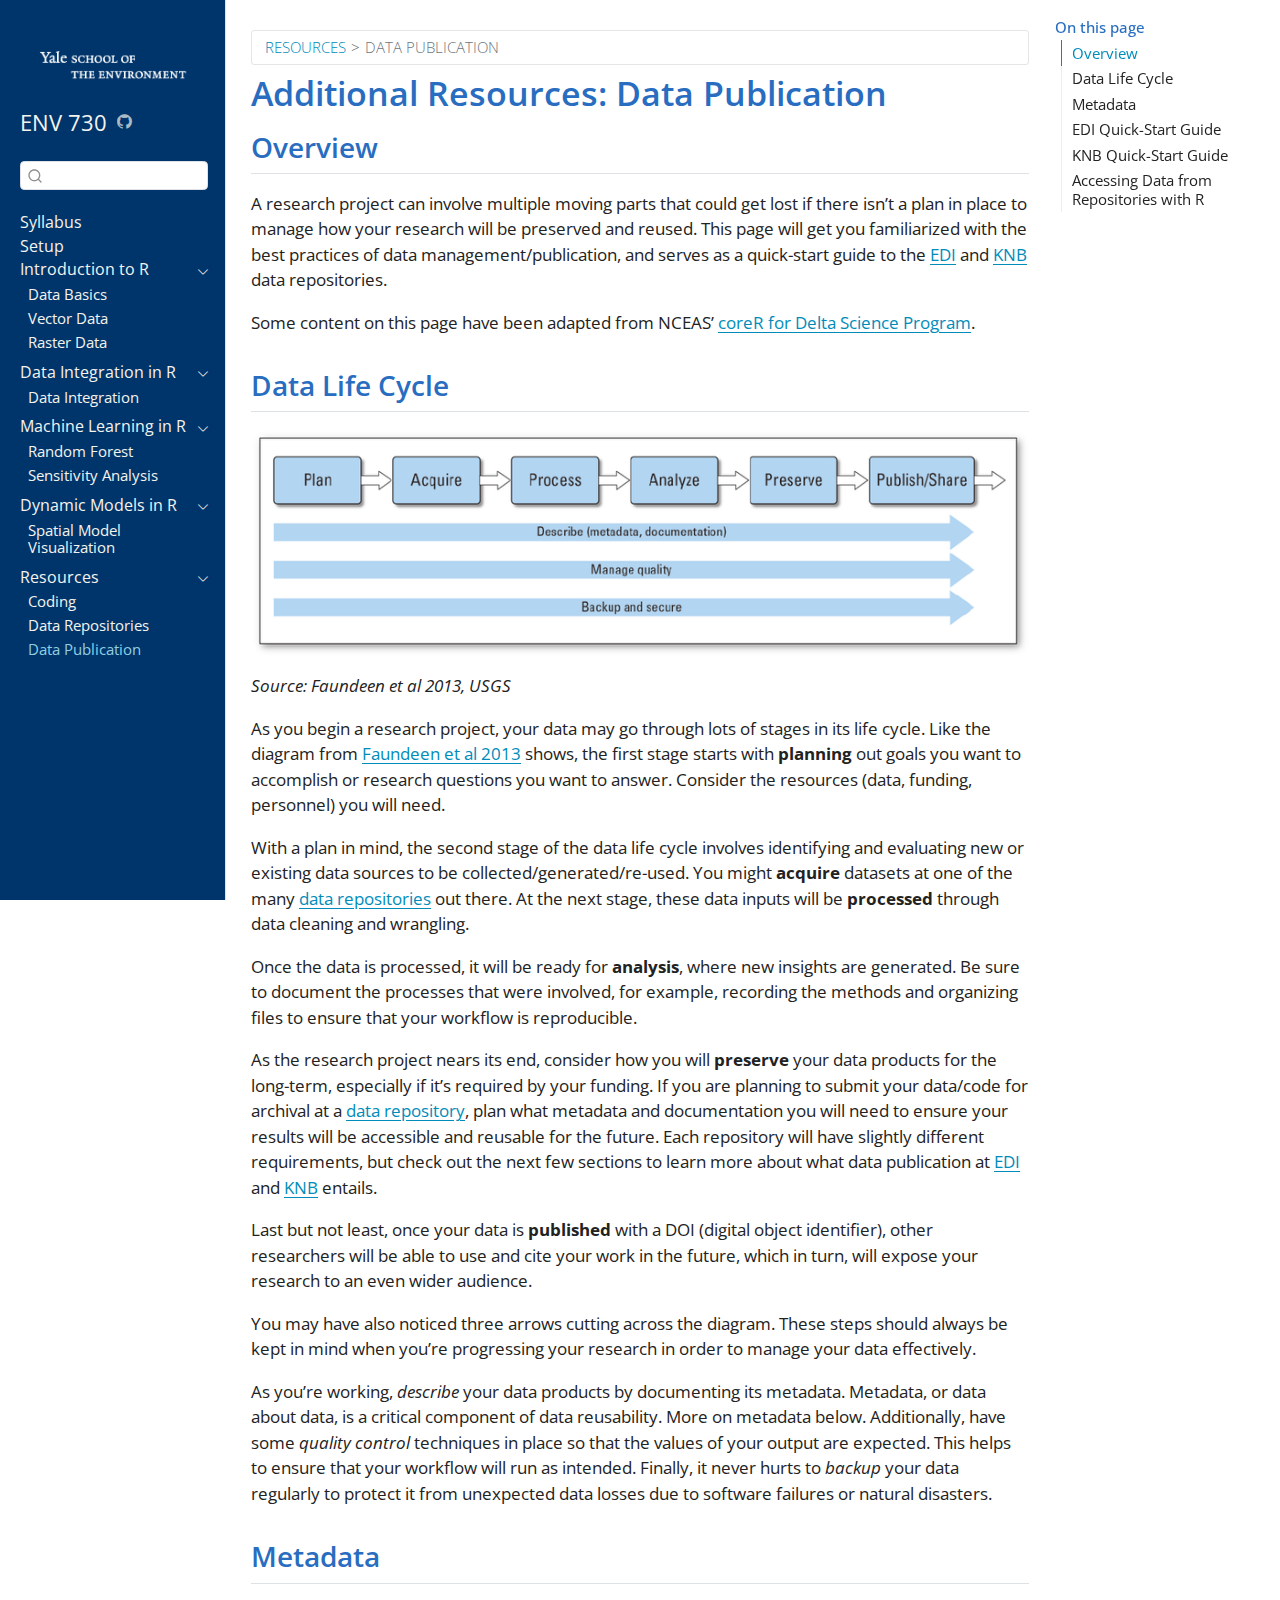
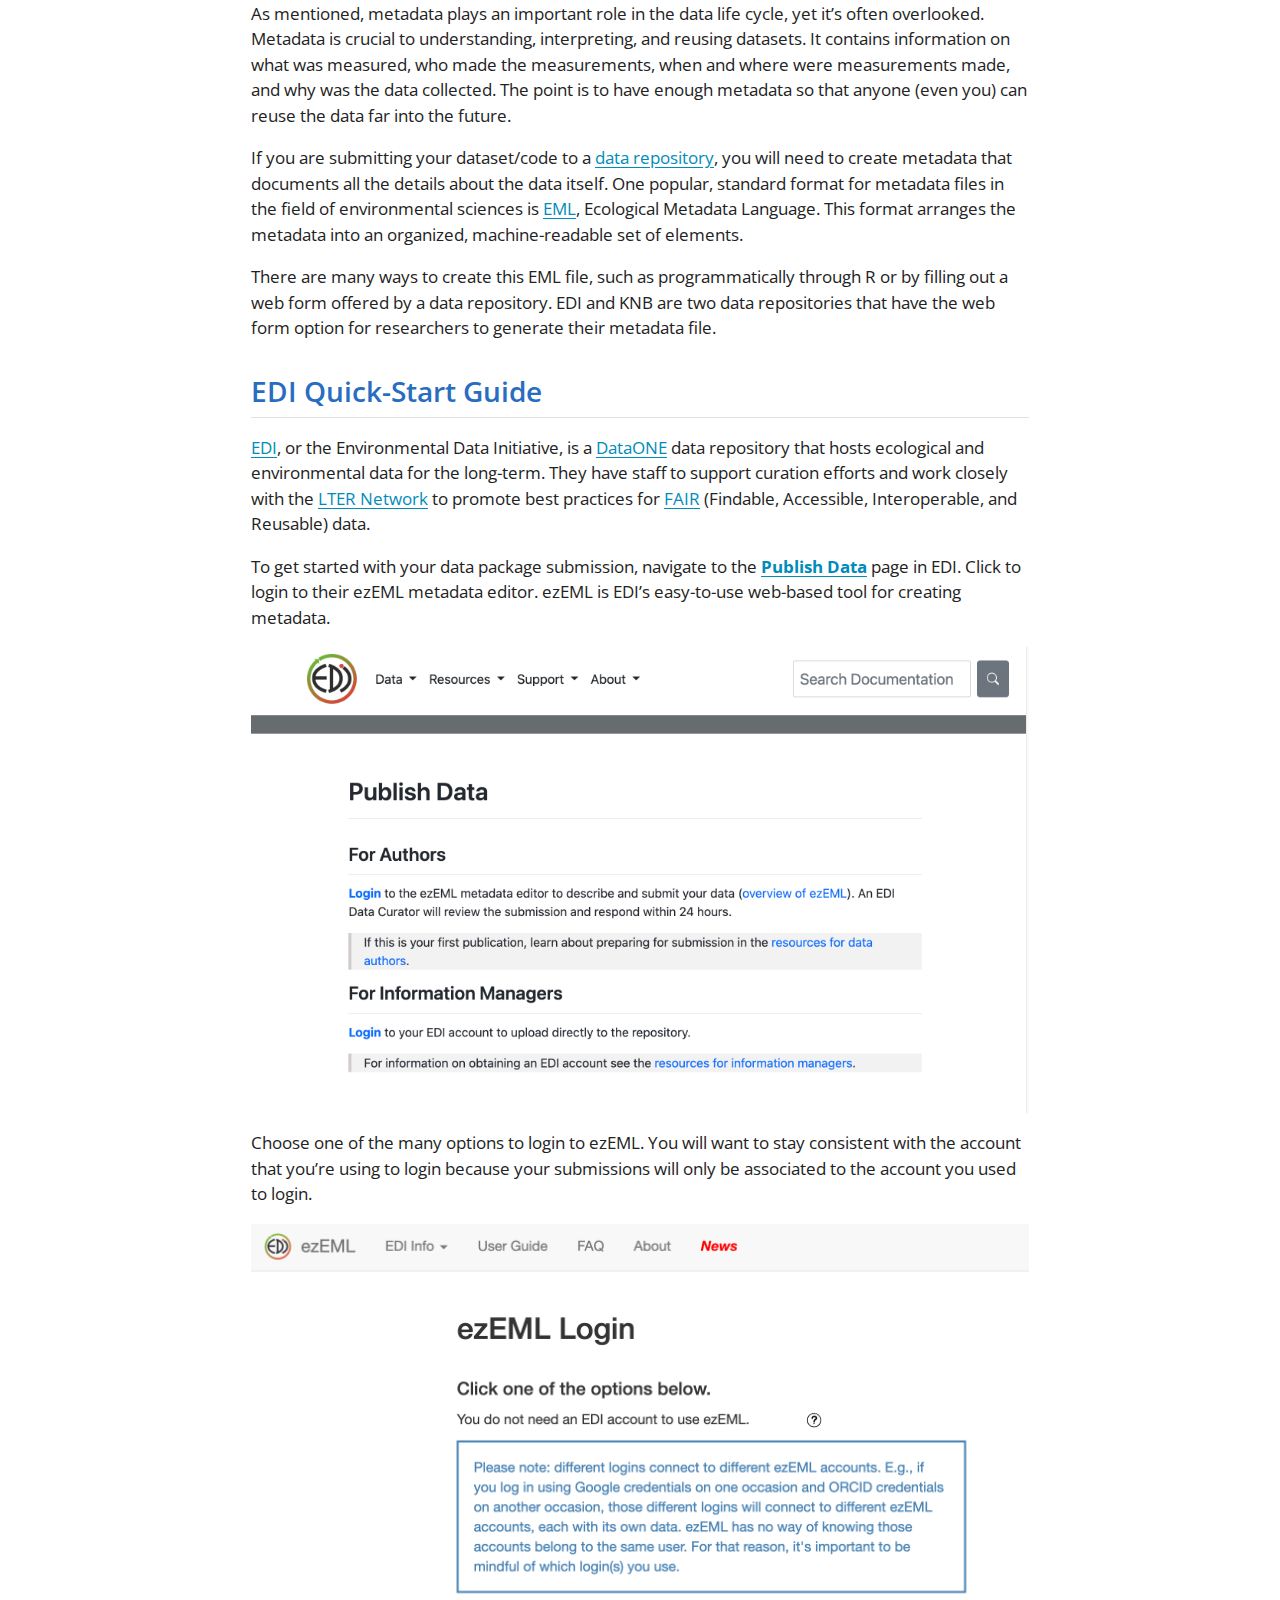
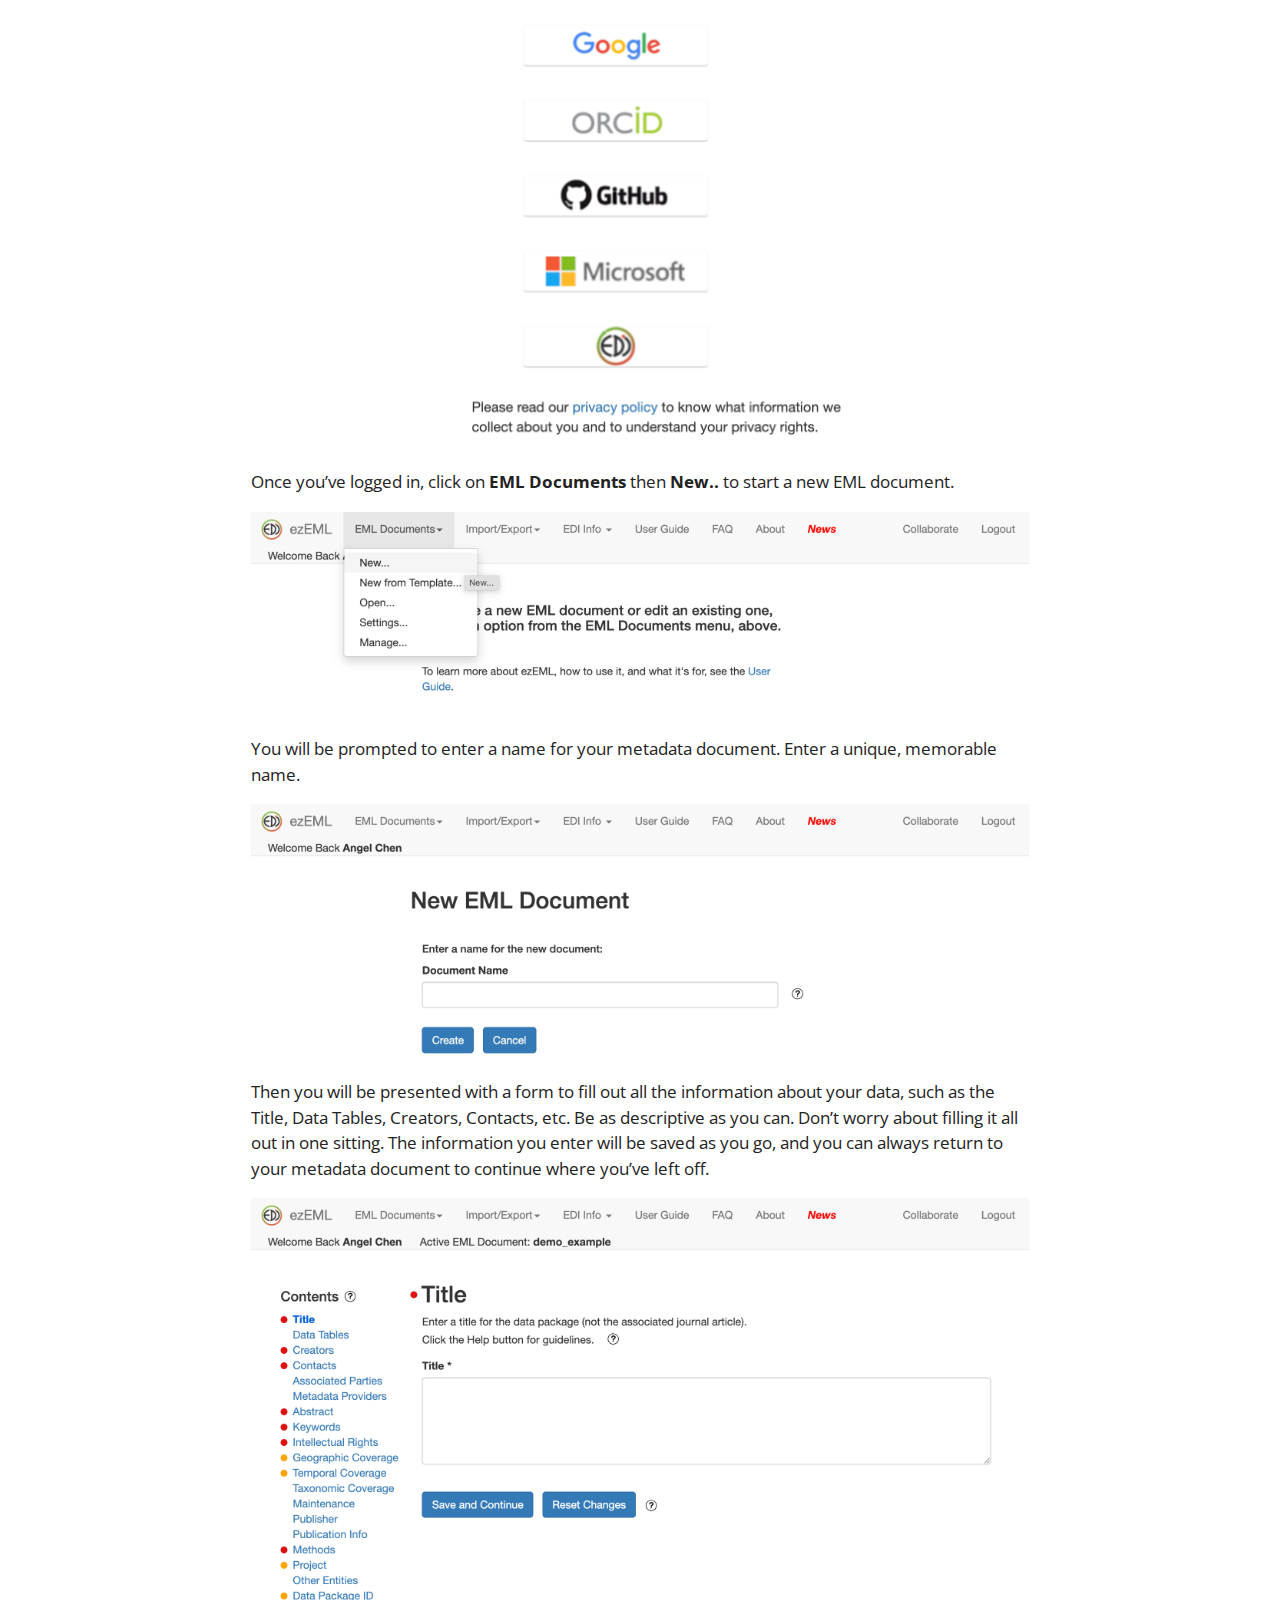
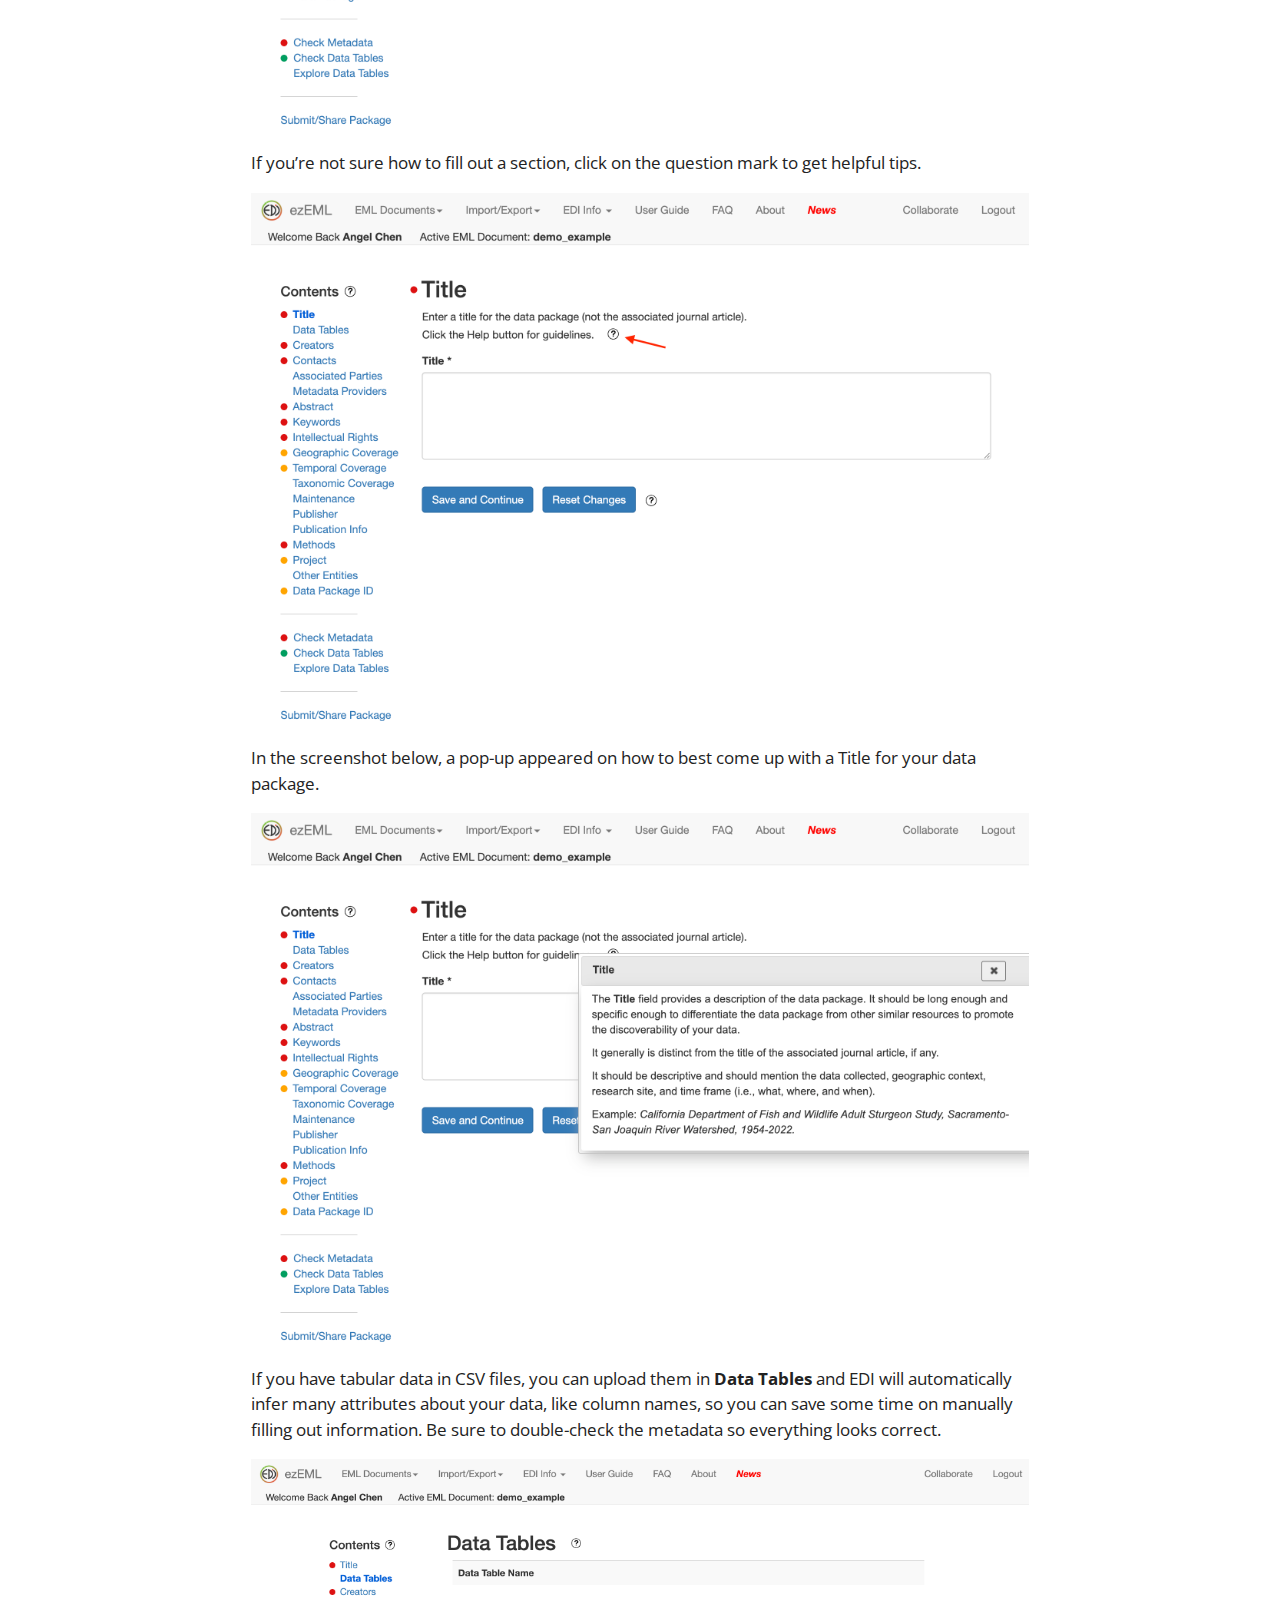
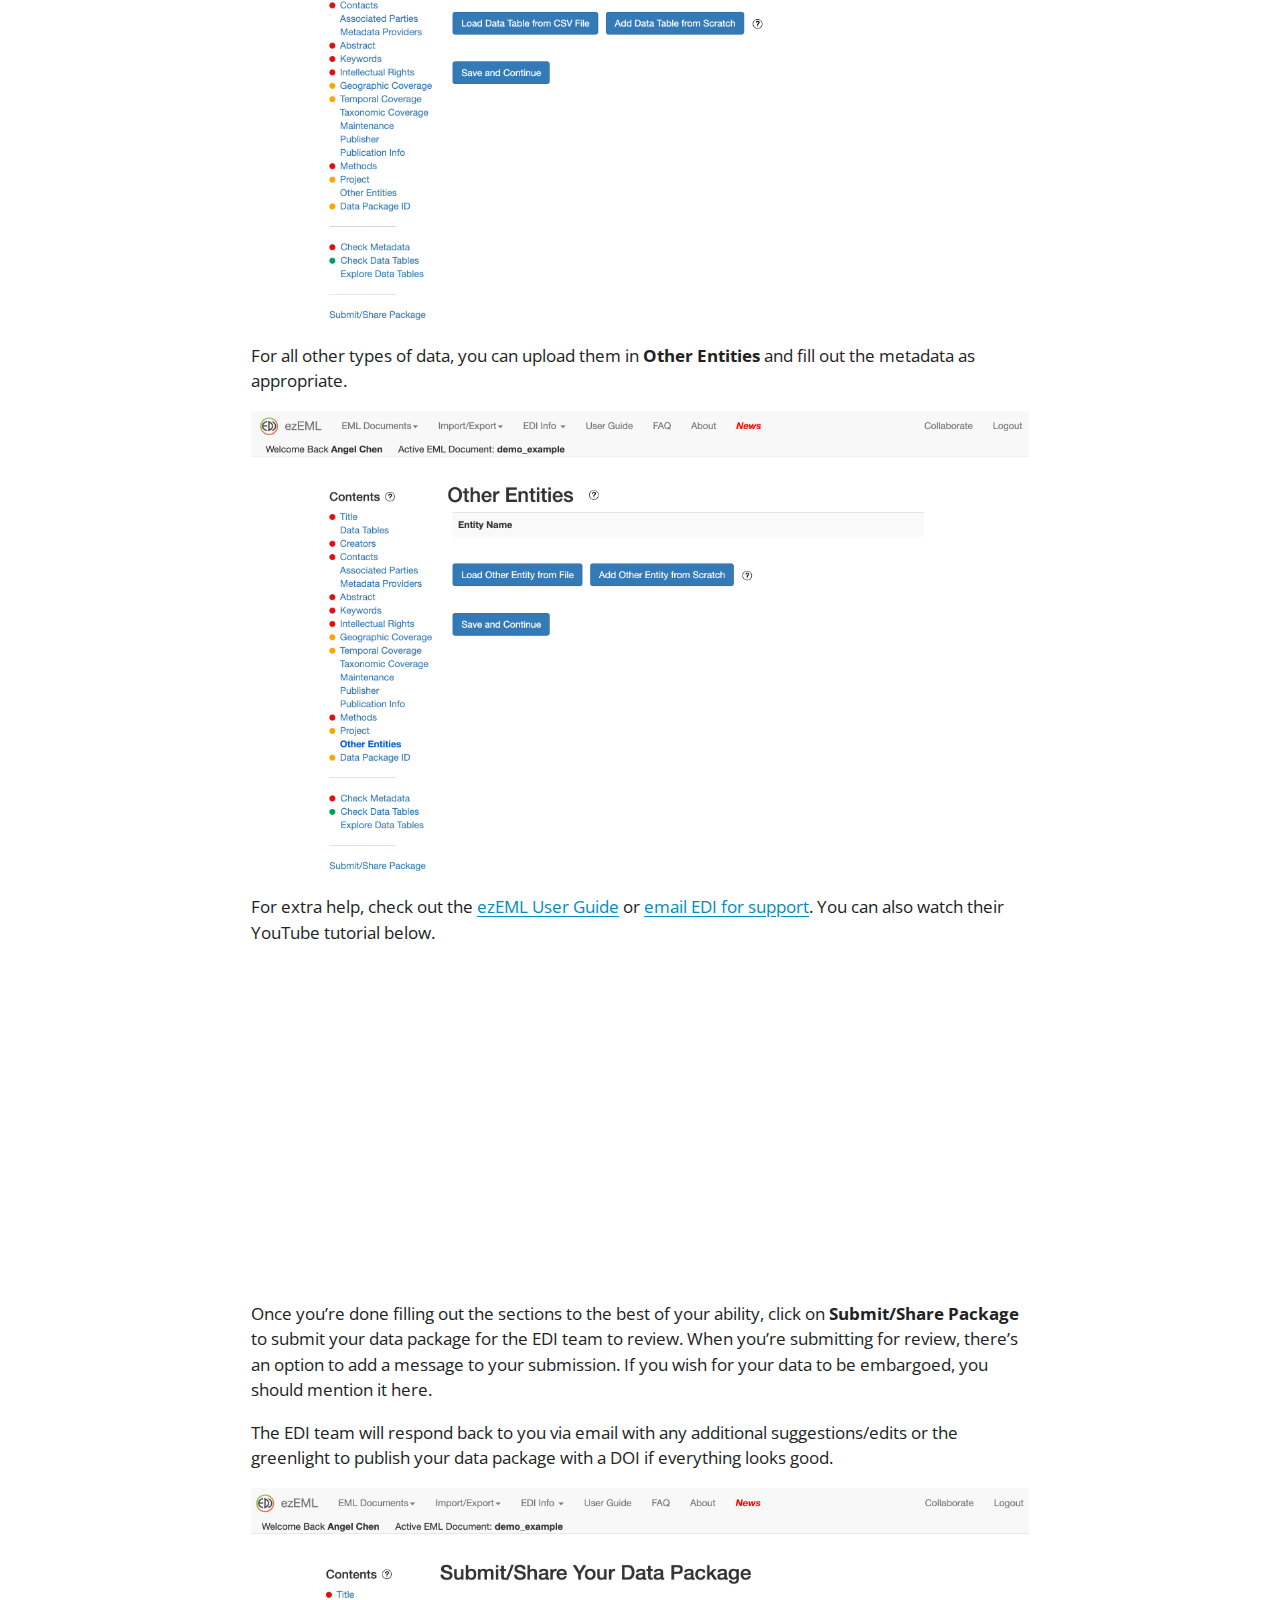
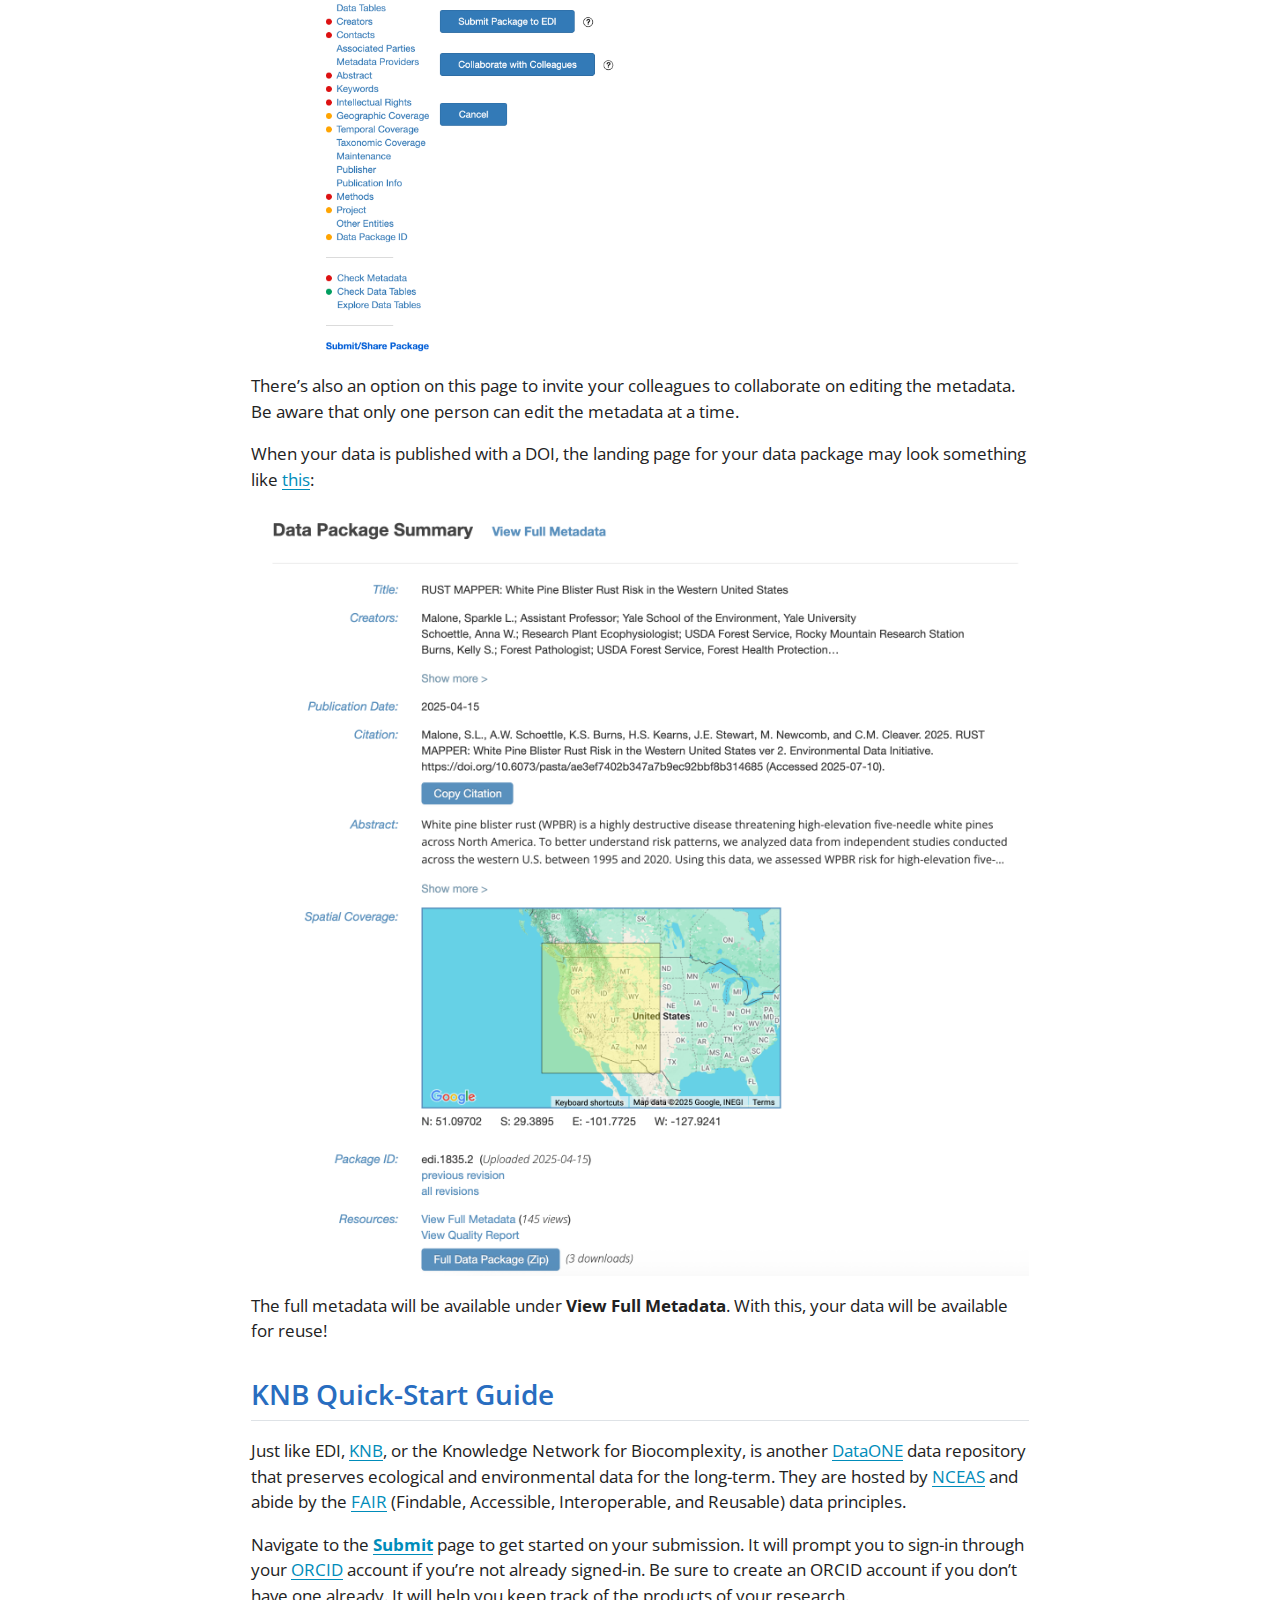
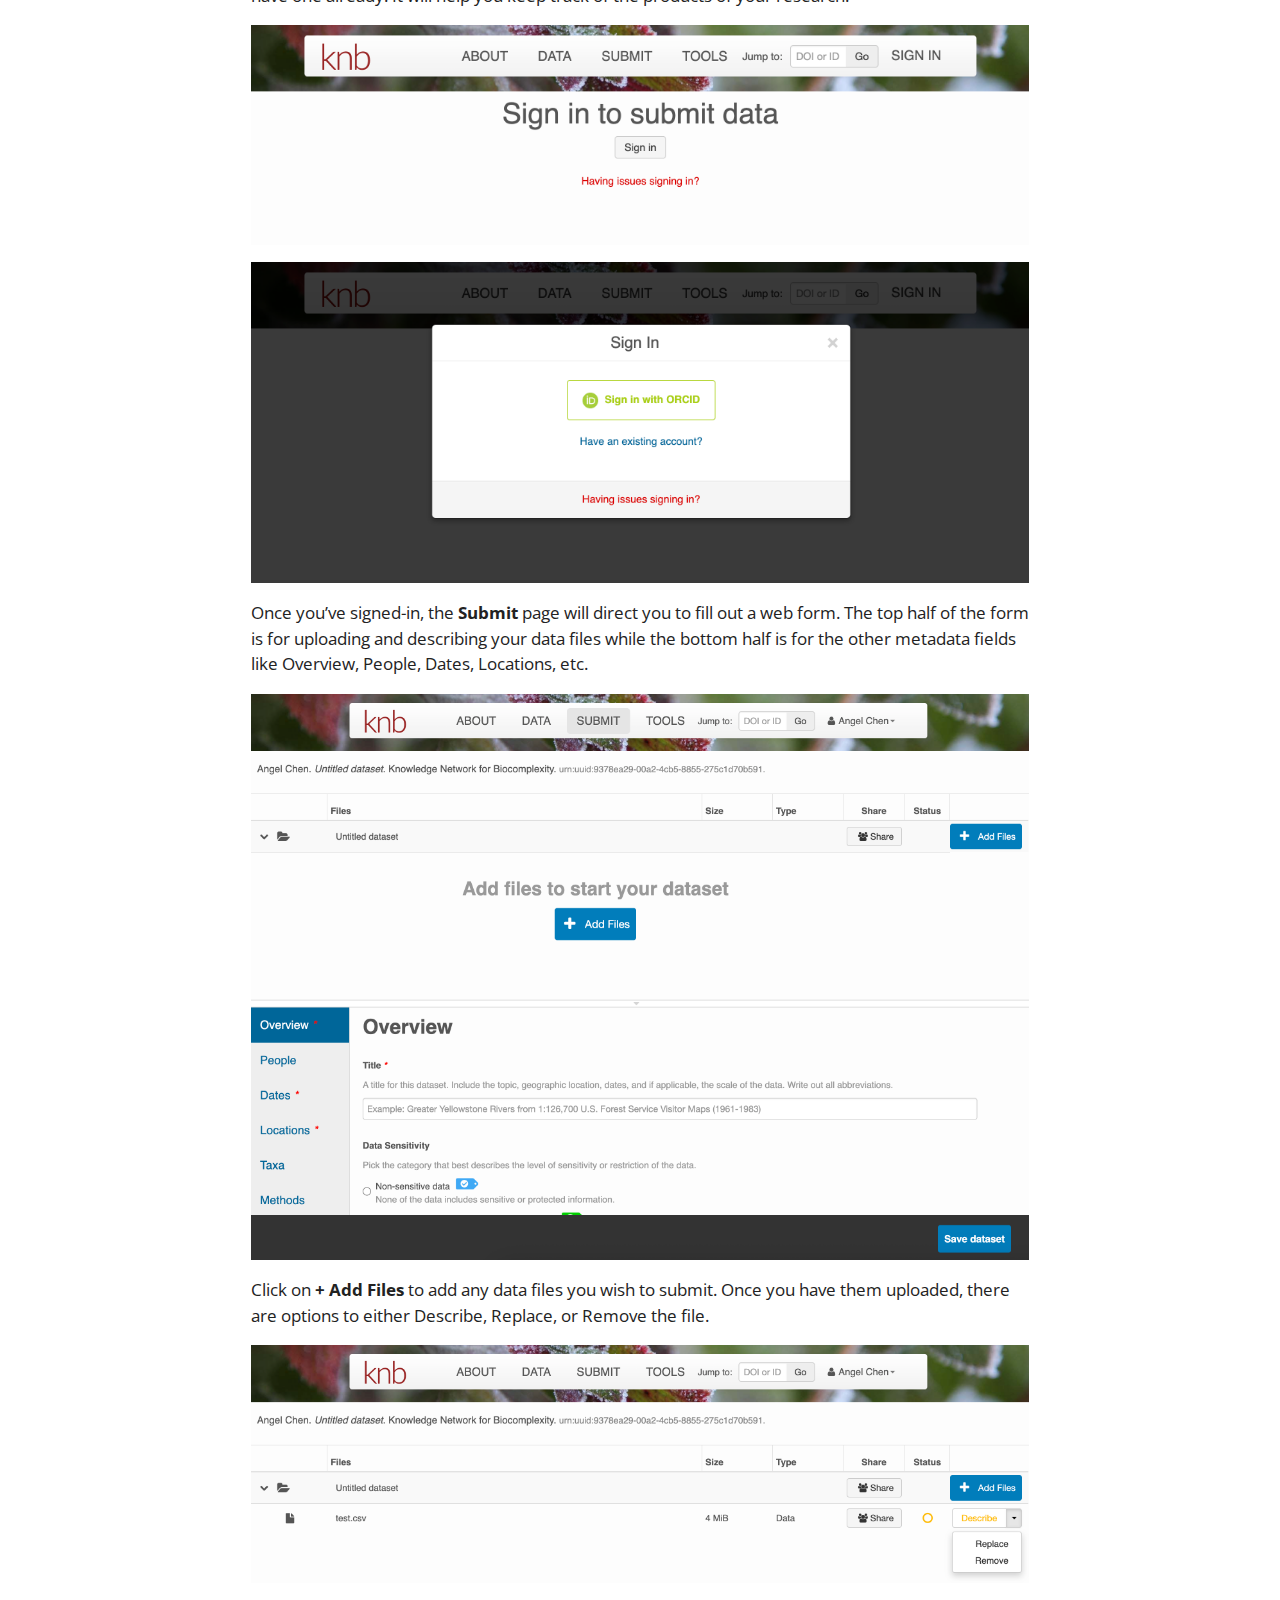
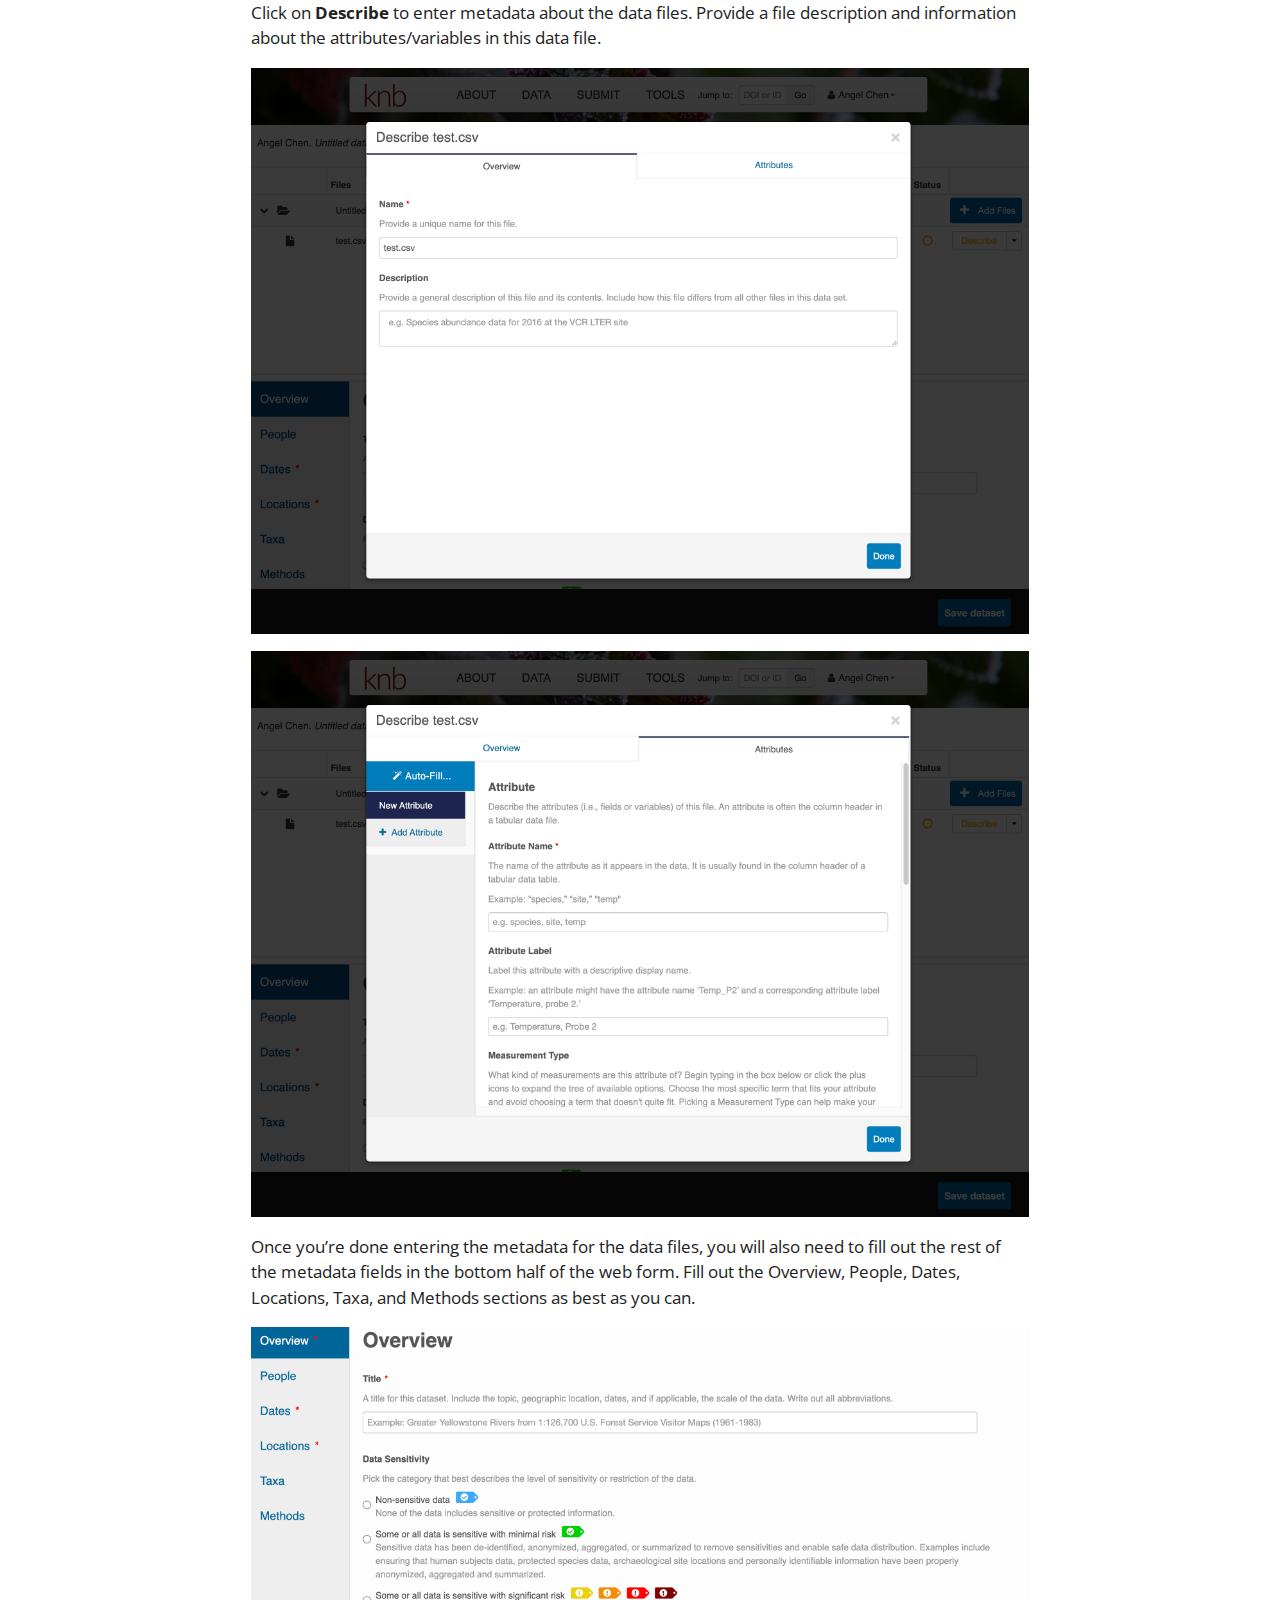
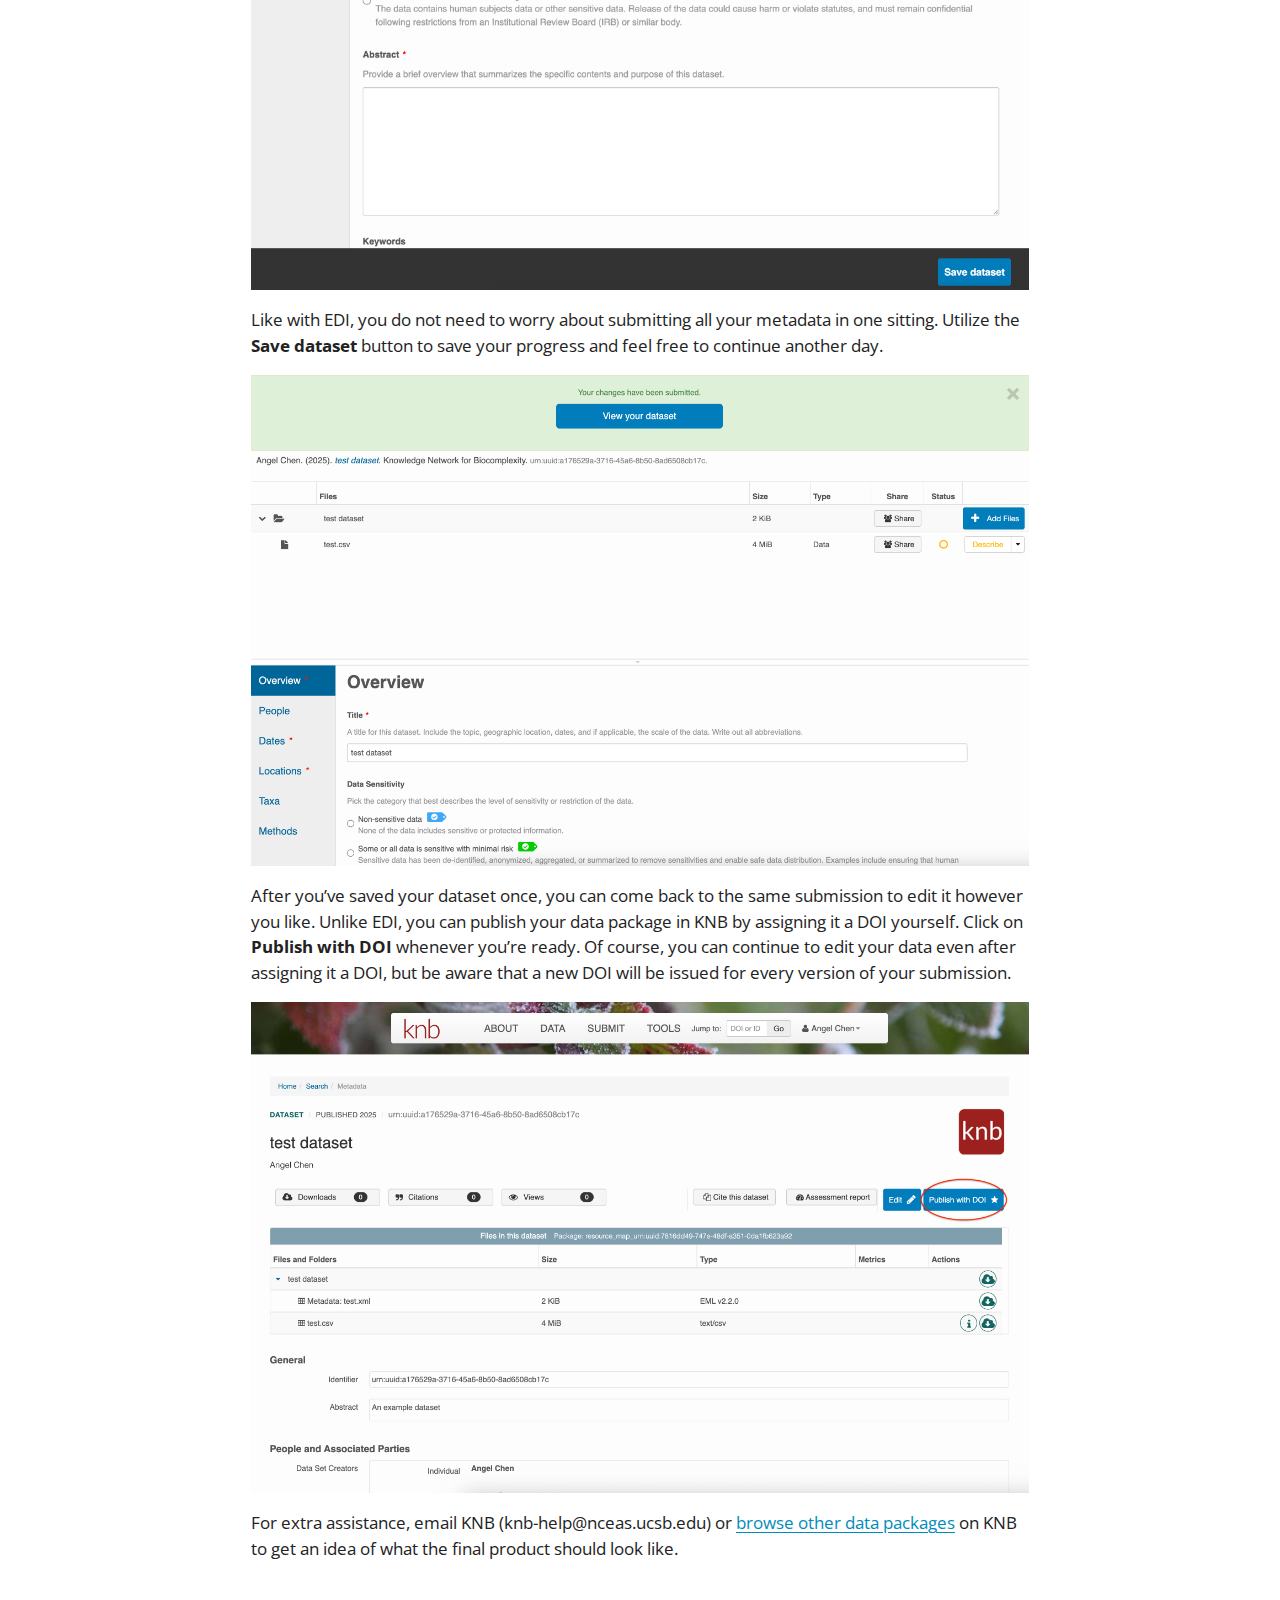
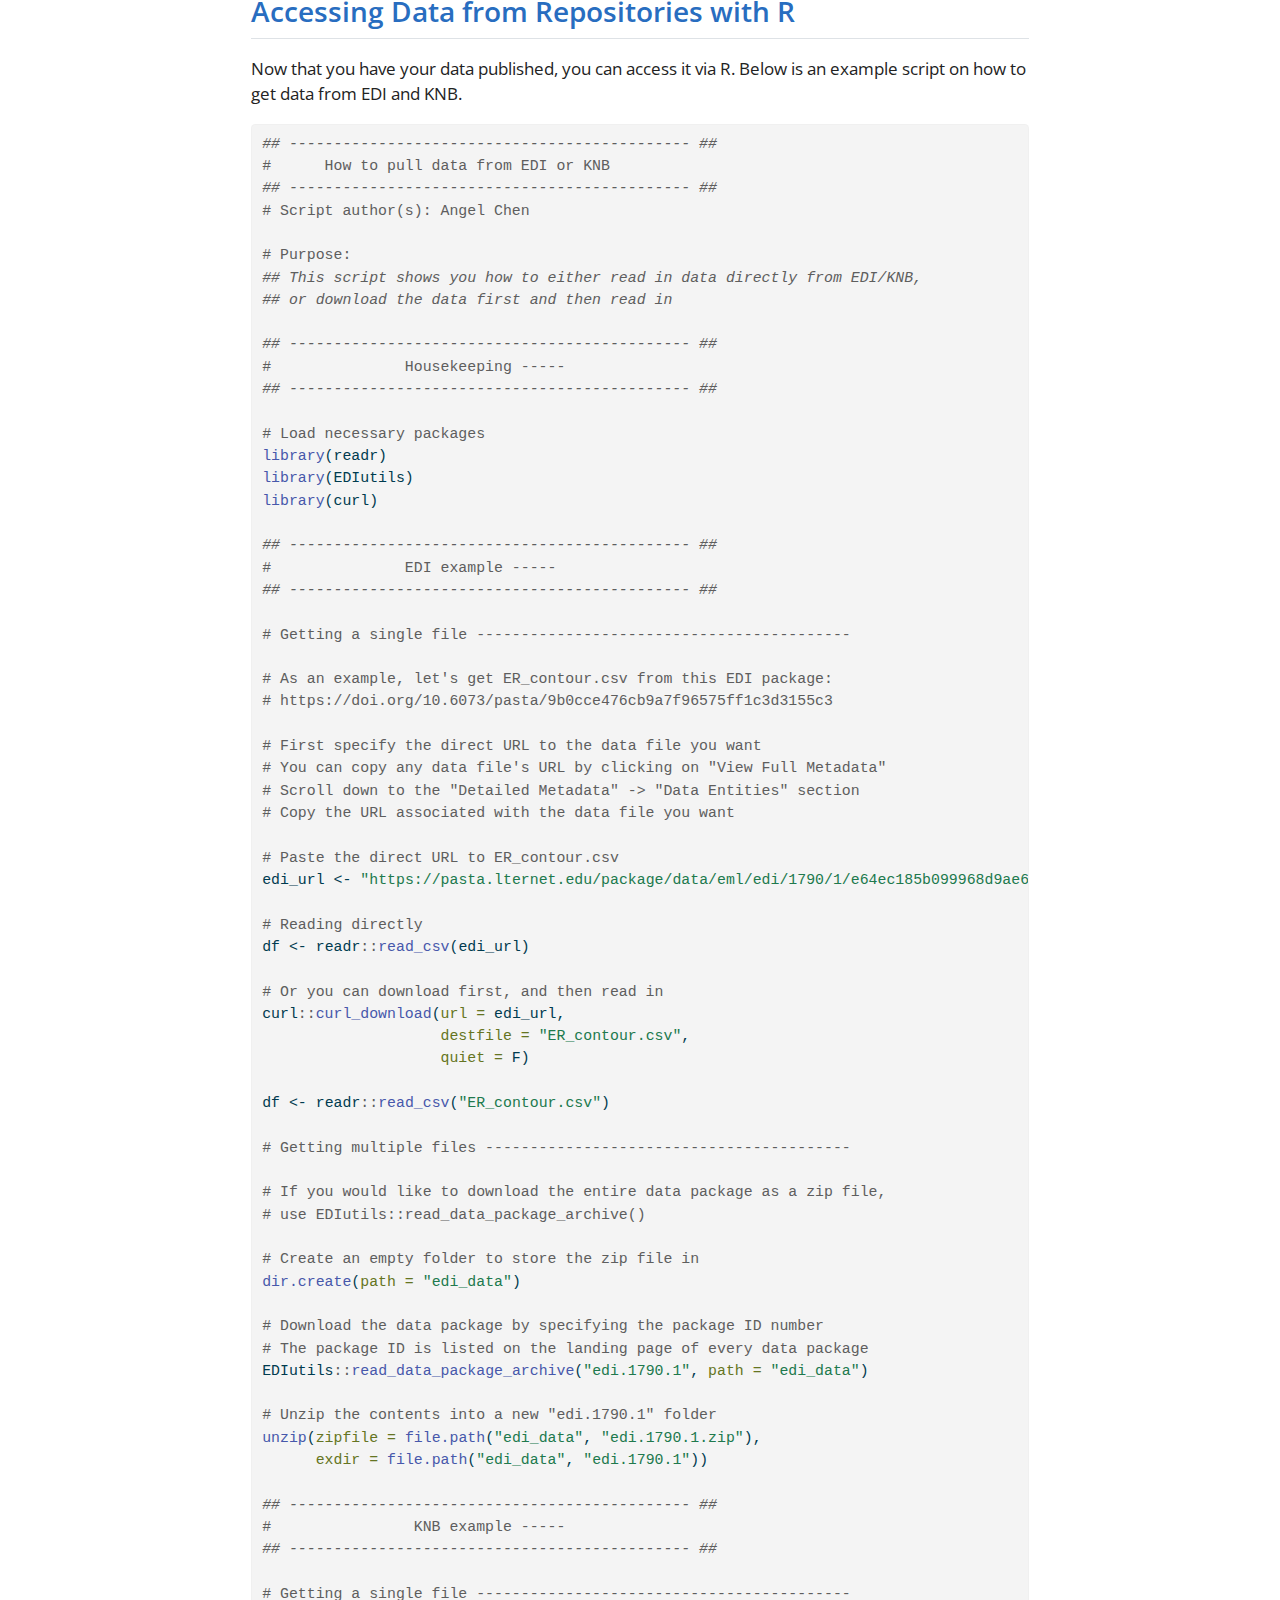
<file: docs/data_pub.html>
<!DOCTYPE html>
<html xmlns="http://www.w3.org/1999/xhtml" lang="en" xml:lang="en"><head>

<meta charset="utf-8">
<meta name="generator" content="quarto-1.5.57">

<meta name="viewport" content="width=device-width, initial-scale=1.0, user-scalable=yes">


<title>Additional Resources: Data Publication</title>
<style>
code{white-space: pre-wrap;}
span.smallcaps{font-variant: small-caps;}
div.columns{display: flex; gap: min(4vw, 1.5em);}
div.column{flex: auto; overflow-x: auto;}
div.hanging-indent{margin-left: 1.5em; text-indent: -1.5em;}
ul.task-list{list-style: none;}
ul.task-list li input[type="checkbox"] {
  width: 0.8em;
  margin: 0 0.8em 0.2em -1em; /* quarto-specific, see https://github.com/quarto-dev/quarto-cli/issues/4556 */ 
  vertical-align: middle;
}
/* CSS for syntax highlighting */
pre > code.sourceCode { white-space: pre; position: relative; }
pre > code.sourceCode > span { line-height: 1.25; }
pre > code.sourceCode > span:empty { height: 1.2em; }
.sourceCode { overflow: visible; }
code.sourceCode > span { color: inherit; text-decoration: inherit; }
div.sourceCode { margin: 1em 0; }
pre.sourceCode { margin: 0; }
@media screen {
div.sourceCode { overflow: auto; }
}
@media print {
pre > code.sourceCode { white-space: pre-wrap; }
pre > code.sourceCode > span { display: inline-block; text-indent: -5em; padding-left: 5em; }
}
pre.numberSource code
  { counter-reset: source-line 0; }
pre.numberSource code > span
  { position: relative; left: -4em; counter-increment: source-line; }
pre.numberSource code > span > a:first-child::before
  { content: counter(source-line);
    position: relative; left: -1em; text-align: right; vertical-align: baseline;
    border: none; display: inline-block;
    -webkit-touch-callout: none; -webkit-user-select: none;
    -khtml-user-select: none; -moz-user-select: none;
    -ms-user-select: none; user-select: none;
    padding: 0 4px; width: 4em;
  }
pre.numberSource { margin-left: 3em;  padding-left: 4px; }
div.sourceCode
  {   }
@media screen {
pre > code.sourceCode > span > a:first-child::before { text-decoration: underline; }
}
</style>


<script src="site_libs/quarto-nav/quarto-nav.js"></script>
<script src="site_libs/quarto-nav/headroom.min.js"></script>
<script src="site_libs/clipboard/clipboard.min.js"></script>
<script src="site_libs/quarto-search/autocomplete.umd.js"></script>
<script src="site_libs/quarto-search/fuse.min.js"></script>
<script src="site_libs/quarto-search/quarto-search.js"></script>
<meta name="quarto:offset" content="./">
<link href="./images/favicon.png" rel="icon" type="image/png">
<script src="site_libs/quarto-html/quarto.js"></script>
<script src="site_libs/quarto-html/popper.min.js"></script>
<script src="site_libs/quarto-html/tippy.umd.min.js"></script>
<script src="site_libs/quarto-html/anchor.min.js"></script>
<link href="site_libs/quarto-html/tippy.css" rel="stylesheet">
<link href="site_libs/quarto-html/quarto-syntax-highlighting.css" rel="stylesheet" id="quarto-text-highlighting-styles">
<script src="site_libs/bootstrap/bootstrap.min.js"></script>
<link href="site_libs/bootstrap/bootstrap-icons.css" rel="stylesheet">
<link href="site_libs/bootstrap/bootstrap.min.css" rel="stylesheet" id="quarto-bootstrap" data-mode="light">
<script id="quarto-search-options" type="application/json">{
  "location": "sidebar",
  "copy-button": false,
  "collapse-after": 3,
  "panel-placement": "start",
  "type": "textbox",
  "limit": 50,
  "keyboard-shortcut": [
    "f",
    "/",
    "s"
  ],
  "show-item-context": false,
  "language": {
    "search-no-results-text": "No results",
    "search-matching-documents-text": "matching documents",
    "search-copy-link-title": "Copy link to search",
    "search-hide-matches-text": "Hide additional matches",
    "search-more-match-text": "more match in this document",
    "search-more-matches-text": "more matches in this document",
    "search-clear-button-title": "Clear",
    "search-text-placeholder": "",
    "search-detached-cancel-button-title": "Cancel",
    "search-submit-button-title": "Submit",
    "search-label": "Search"
  }
}</script>


</head>

<body class="nav-sidebar docked">

<div id="quarto-search-results"></div>
  <header id="quarto-header" class="headroom fixed-top">
  <nav class="quarto-secondary-nav">
    <div class="container-fluid d-flex">
      <button type="button" class="quarto-btn-toggle btn" data-bs-toggle="collapse" role="button" data-bs-target=".quarto-sidebar-collapse-item" aria-controls="quarto-sidebar" aria-expanded="false" aria-label="Toggle sidebar navigation" onclick="if (window.quartoToggleHeadroom) { window.quartoToggleHeadroom(); }">
        <i class="bi bi-layout-text-sidebar-reverse"></i>
      </button>
        <nav class="quarto-page-breadcrumbs" aria-label="breadcrumb"><ol class="breadcrumb"><li class="breadcrumb-item"><a href="./resources.html">Resources</a></li><li class="breadcrumb-item"><a href="./data_pub.html">Data Publication</a></li></ol></nav>
        <a class="flex-grow-1" role="navigation" data-bs-toggle="collapse" data-bs-target=".quarto-sidebar-collapse-item" aria-controls="quarto-sidebar" aria-expanded="false" aria-label="Toggle sidebar navigation" onclick="if (window.quartoToggleHeadroom) { window.quartoToggleHeadroom(); }">      
        </a>
      <button type="button" class="btn quarto-search-button" aria-label="Search" onclick="window.quartoOpenSearch();">
        <i class="bi bi-search"></i>
      </button>
    </div>
  </nav>
</header>
<!-- content -->
<div id="quarto-content" class="quarto-container page-columns page-rows-contents page-layout-article">
<!-- sidebar -->
  <nav id="quarto-sidebar" class="sidebar collapse collapse-horizontal quarto-sidebar-collapse-item sidebar-navigation docked overflow-auto">
    <div class="pt-lg-2 mt-2 text-left sidebar-header sidebar-header-stacked">
      <a href="./index.html" class="sidebar-logo-link">
      <img src="./images/YSEwordmark2L_RGB-KO.png" alt="" class="sidebar-logo py-0 d-lg-inline d-none">
      </a>
    <div class="sidebar-title mb-0 py-0">
      <a href="./">ENV 730</a> 
        <div class="sidebar-tools-main">
    <a href="https://github.com/YSE-Environmental-Data-Science/EDS_course" title="" class="quarto-navigation-tool px-1" aria-label=""><i class="bi bi-github"></i></a>
</div>
    </div>
      </div>
        <div class="mt-2 flex-shrink-0 align-items-center">
        <div class="sidebar-search">
        <div id="quarto-search" class="" title="Search"></div>
        </div>
        </div>
    <div class="sidebar-menu-container"> 
    <ul class="list-unstyled mt-1">
        <li class="sidebar-item">
  <div class="sidebar-item-container"> 
  <a href="./index.html" class="sidebar-item-text sidebar-link">
 <span class="menu-text">Syllabus</span></a>
  </div>
</li>
        <li class="sidebar-item">
  <div class="sidebar-item-container"> 
  <a href="./setup.html" class="sidebar-item-text sidebar-link">
 <span class="menu-text">Setup</span></a>
  </div>
</li>
        <li class="sidebar-item sidebar-item-section">
      <div class="sidebar-item-container"> 
            <a class="sidebar-item-text sidebar-link text-start" data-bs-toggle="collapse" data-bs-target="#quarto-sidebar-section-1" role="navigation" aria-expanded="true">
 <span class="menu-text">Introduction to R</span></a>
          <a class="sidebar-item-toggle text-start" data-bs-toggle="collapse" data-bs-target="#quarto-sidebar-section-1" role="navigation" aria-expanded="true" aria-label="Toggle section">
            <i class="bi bi-chevron-right ms-2"></i>
          </a> 
      </div>
      <ul id="quarto-sidebar-section-1" class="collapse list-unstyled sidebar-section depth1 show">  
          <li class="sidebar-item">
  <div class="sidebar-item-container"> 
  <a href="./data_basics.html" class="sidebar-item-text sidebar-link">
 <span class="menu-text">Data Basics</span></a>
  </div>
</li>
          <li class="sidebar-item">
  <div class="sidebar-item-container"> 
  <a href="./sf.html" class="sidebar-item-text sidebar-link">
 <span class="menu-text">Vector Data</span></a>
  </div>
</li>
          <li class="sidebar-item">
  <div class="sidebar-item-container"> 
  <a href="./terra.html" class="sidebar-item-text sidebar-link">
 <span class="menu-text">Raster Data</span></a>
  </div>
</li>
      </ul>
  </li>
        <li class="sidebar-item sidebar-item-section">
      <div class="sidebar-item-container"> 
            <a class="sidebar-item-text sidebar-link text-start" data-bs-toggle="collapse" data-bs-target="#quarto-sidebar-section-2" role="navigation" aria-expanded="true">
 <span class="menu-text">Data Integration in R</span></a>
          <a class="sidebar-item-toggle text-start" data-bs-toggle="collapse" data-bs-target="#quarto-sidebar-section-2" role="navigation" aria-expanded="true" aria-label="Toggle section">
            <i class="bi bi-chevron-right ms-2"></i>
          </a> 
      </div>
      <ul id="quarto-sidebar-section-2" class="collapse list-unstyled sidebar-section depth1 show">  
          <li class="sidebar-item">
  <div class="sidebar-item-container"> 
  <a href="./data_integration.html" class="sidebar-item-text sidebar-link">
 <span class="menu-text">Data Integration</span></a>
  </div>
</li>
      </ul>
  </li>
        <li class="sidebar-item sidebar-item-section">
      <div class="sidebar-item-container"> 
            <a class="sidebar-item-text sidebar-link text-start" data-bs-toggle="collapse" data-bs-target="#quarto-sidebar-section-3" role="navigation" aria-expanded="true">
 <span class="menu-text">Machine Learning in R</span></a>
          <a class="sidebar-item-toggle text-start" data-bs-toggle="collapse" data-bs-target="#quarto-sidebar-section-3" role="navigation" aria-expanded="true" aria-label="Toggle section">
            <i class="bi bi-chevron-right ms-2"></i>
          </a> 
      </div>
      <ul id="quarto-sidebar-section-3" class="collapse list-unstyled sidebar-section depth1 show">  
          <li class="sidebar-item">
  <div class="sidebar-item-container"> 
  <a href="./random_forest.html" class="sidebar-item-text sidebar-link">
 <span class="menu-text">Random Forest</span></a>
  </div>
</li>
          <li class="sidebar-item">
  <div class="sidebar-item-container"> 
  <a href="./sensitivity.html" class="sidebar-item-text sidebar-link">
 <span class="menu-text">Sensitivity Analysis</span></a>
  </div>
</li>
      </ul>
  </li>
        <li class="sidebar-item sidebar-item-section">
      <div class="sidebar-item-container"> 
            <a class="sidebar-item-text sidebar-link text-start" data-bs-toggle="collapse" data-bs-target="#quarto-sidebar-section-4" role="navigation" aria-expanded="true">
 <span class="menu-text">Dynamic Models in R</span></a>
          <a class="sidebar-item-toggle text-start" data-bs-toggle="collapse" data-bs-target="#quarto-sidebar-section-4" role="navigation" aria-expanded="true" aria-label="Toggle section">
            <i class="bi bi-chevron-right ms-2"></i>
          </a> 
      </div>
      <ul id="quarto-sidebar-section-4" class="collapse list-unstyled sidebar-section depth1 show">  
          <li class="sidebar-item">
  <div class="sidebar-item-container"> 
  <a href="./spatial_projections.html" class="sidebar-item-text sidebar-link">
 <span class="menu-text">Spatial Model Visualization</span></a>
  </div>
</li>
      </ul>
  </li>
        <li class="sidebar-item sidebar-item-section">
      <div class="sidebar-item-container"> 
            <a class="sidebar-item-text sidebar-link text-start" data-bs-toggle="collapse" data-bs-target="#quarto-sidebar-section-5" role="navigation" aria-expanded="true">
 <span class="menu-text">Resources</span></a>
          <a class="sidebar-item-toggle text-start" data-bs-toggle="collapse" data-bs-target="#quarto-sidebar-section-5" role="navigation" aria-expanded="true" aria-label="Toggle section">
            <i class="bi bi-chevron-right ms-2"></i>
          </a> 
      </div>
      <ul id="quarto-sidebar-section-5" class="collapse list-unstyled sidebar-section depth1 show">  
          <li class="sidebar-item">
  <div class="sidebar-item-container"> 
  <a href="./resources.html" class="sidebar-item-text sidebar-link">
 <span class="menu-text">Coding</span></a>
  </div>
</li>
          <li class="sidebar-item">
  <div class="sidebar-item-container"> 
  <a href="./data_repos.html" class="sidebar-item-text sidebar-link">
 <span class="menu-text">Data Repositories</span></a>
  </div>
</li>
          <li class="sidebar-item">
  <div class="sidebar-item-container"> 
  <a href="./data_pub.html" class="sidebar-item-text sidebar-link active">
 <span class="menu-text">Data Publication</span></a>
  </div>
</li>
      </ul>
  </li>
    </ul>
    </div>
</nav>
<div id="quarto-sidebar-glass" class="quarto-sidebar-collapse-item" data-bs-toggle="collapse" data-bs-target=".quarto-sidebar-collapse-item"></div>
<!-- margin-sidebar -->
    <div id="quarto-margin-sidebar" class="sidebar margin-sidebar">
        <nav id="TOC" role="doc-toc" class="toc-active">
    <h2 id="toc-title">On this page</h2>
   
  <ul>
  <li><a href="#overview" id="toc-overview" class="nav-link active" data-scroll-target="#overview">Overview</a></li>
  <li><a href="#data-life-cycle" id="toc-data-life-cycle" class="nav-link" data-scroll-target="#data-life-cycle">Data Life Cycle</a></li>
  <li><a href="#metadata" id="toc-metadata" class="nav-link" data-scroll-target="#metadata">Metadata</a></li>
  <li><a href="#edi-quick-start-guide" id="toc-edi-quick-start-guide" class="nav-link" data-scroll-target="#edi-quick-start-guide">EDI Quick-Start Guide</a></li>
  <li><a href="#knb-quick-start-guide" id="toc-knb-quick-start-guide" class="nav-link" data-scroll-target="#knb-quick-start-guide">KNB Quick-Start Guide</a></li>
  <li><a href="#accessing-data-from-repositories-with-r" id="toc-accessing-data-from-repositories-with-r" class="nav-link" data-scroll-target="#accessing-data-from-repositories-with-r">Accessing Data from Repositories with R</a></li>
  </ul>
</nav>
    </div>
<!-- main -->
<main class="content" id="quarto-document-content">

<header id="title-block-header" class="quarto-title-block default"><nav class="quarto-page-breadcrumbs quarto-title-breadcrumbs d-none d-lg-block" aria-label="breadcrumb"><ol class="breadcrumb"><li class="breadcrumb-item"><a href="./resources.html">Resources</a></li><li class="breadcrumb-item"><a href="./data_pub.html">Data Publication</a></li></ol></nav>
<div class="quarto-title">
<h1 class="title">Additional Resources: Data Publication</h1>
</div>



<div class="quarto-title-meta">

    
  
    
  </div>
  


</header>


<section id="overview" class="level2">
<h2 class="anchored" data-anchor-id="overview">Overview</h2>
<p>A research project can involve multiple moving parts that could get lost if there isn’t a plan in place to manage how your research will be preserved and reused. This page will get you familiarized with the best practices of data management/publication, and serves as a quick-start guide to the <a href="https://edirepository.org/">EDI</a> and <a href="https://knb.ecoinformatics.org/">KNB</a> data repositories.</p>
<p>Some content on this page have been adapted from NCEAS’ <a href="https://learning.nceas.ucsb.edu/2024-06-delta/">coreR for Delta Science Program</a>.</p>
</section>
<section id="data-life-cycle" class="level2">
<h2 class="anchored" data-anchor-id="data-life-cycle">Data Life Cycle</h2>
<p align="center">
</p><p><img src="images/Data-Lifecycle.png" align="center" width="100%"></p>
<p></p>
<p><left><em>Source: Faundeen et al 2013, USGS</em></left></p>
<p>As you begin a research project, your data may go through lots of stages in its life cycle. Like the diagram from <a href="https://pubs.usgs.gov/of/2013/1265/pdf/of2013-1265.pdf">Faundeen et al 2013</a> shows, the first stage starts with <strong>planning</strong> out goals you want to accomplish or research questions you want to answer. Consider the resources (data, funding, personnel) you will need.</p>
<p>With a plan in mind, the second stage of the data life cycle involves identifying and evaluating new or existing data sources to be collected/generated/re-used. You might <strong>acquire</strong> datasets at one of the many <a href="https://yse-environmental-data-science.github.io/EDS_course/data_repos.html">data repositories</a> out there. At the next stage, these data inputs will be <strong>processed</strong> through data cleaning and wrangling.</p>
<p>Once the data is processed, it will be ready for <strong>analysis</strong>, where new insights are generated. Be sure to document the processes that were involved, for example, recording the methods and organizing files to ensure that your workflow is reproducible.</p>
<p>As the research project nears its end, consider how you will <strong>preserve</strong> your data products for the long-term, especially if it’s required by your funding. If you are planning to submit your data/code for archival at a <a href="https://yse-environmental-data-science.github.io/EDS_course/data_repos.html">data repository</a>, plan what metadata and documentation you will need to ensure your results will be accessible and reusable for the future. Each repository will have slightly different requirements, but check out the next few sections to learn more about what data publication at <a href="https://edirepository.org/">EDI</a> and <a href="https://knb.ecoinformatics.org/">KNB</a> entails.</p>
<p>Last but not least, once your data is <strong>published</strong> with a DOI (digital object identifier), other researchers will be able to use and cite your work in the future, which in turn, will expose your research to an even wider audience.</p>
<p>You may have also noticed three arrows cutting across the diagram. These steps should always be kept in mind when you’re progressing your research in order to manage your data effectively.</p>
<p>As you’re working, <em>describe</em> your data products by documenting its metadata. Metadata, or data about data, is a critical component of data reusability. More on metadata below. Additionally, have some <em>quality control</em> techniques in place so that the values of your output are expected. This helps to ensure that your workflow will run as intended. Finally, it never hurts to <em>backup</em> your data regularly to protect it from unexpected data losses due to software failures or natural disasters.</p>
</section>
<section id="metadata" class="level2">
<h2 class="anchored" data-anchor-id="metadata">Metadata</h2>
<p>As mentioned, metadata plays an important role in the data life cycle, yet it’s often overlooked. Metadata is crucial to understanding, interpreting, and reusing datasets. It contains information on what was measured, who made the measurements, when and where were measurements made, and why was the data collected. The point is to have enough metadata so that anyone (even you) can reuse the data far into the future.</p>
<p>If you are submitting your dataset/code to a <a href="https://yse-environmental-data-science.github.io/EDS_course/data_repos.html">data repository</a>, you will need to create metadata that documents all the details about the data itself. One popular, standard format for metadata files in the field of environmental sciences is <a href="https://eml.ecoinformatics.org/">EML</a>, Ecological Metadata Language. This format arranges the metadata into an organized, machine-readable set of elements.</p>
<p>There are many ways to create this EML file, such as programmatically through R or by filling out a web form offered by a data repository. EDI and KNB are two data repositories that have the web form option for researchers to generate their metadata file.</p>
</section>
<section id="edi-quick-start-guide" class="level2">
<h2 class="anchored" data-anchor-id="edi-quick-start-guide">EDI Quick-Start Guide</h2>
<p><a href="https://edirepository.org/">EDI</a>, or the Environmental Data Initiative, is a <a href="https://www.dataone.org/">DataONE</a> data repository that hosts ecological and environmental data for the long-term. They have staff to support curation efforts and work closely with the <a href="https://lternet.edu/">LTER Network</a> to promote best practices for <a href="https://www.go-fair.org/fair-principles/">FAIR</a> (Findable, Accessible, Interoperable, and Reusable) data.</p>
<p>To get started with your data package submission, navigate to the <a href="https://edirepository.org/data/publish-data"><strong>Publish Data</strong></a> page in EDI. Click to login to their ezEML metadata editor. ezEML is EDI’s easy-to-use web-based tool for creating metadata.</p>
<p align="center">
</p><p><img src="images/edi1.png" align="center" width="100%"></p>
<p></p>
<p>Choose one of the many options to login to ezEML. You will want to stay consistent with the account that you’re using to login because your submissions will only be associated to the account you used to login.</p>
<p align="center">
</p><p><img src="images/edi2.png" align="center" width="100%"></p>
<p></p>
<p>Once you’ve logged in, click on <strong>EML Documents</strong> then <strong>New..</strong> to start a new EML document.</p>
<p align="center">
</p><p><img src="images/edi3.png" align="center" width="100%"></p>
<p></p>
<p>You will be prompted to enter a name for your metadata document. Enter a unique, memorable name.</p>
<p align="center">
</p><p><img src="images/edi4.png" align="center" width="100%"></p>
<p></p>
<p>Then you will be presented with a form to fill out all the information about your data, such as the Title, Data Tables, Creators, Contacts, etc. Be as descriptive as you can. Don’t worry about filling it all out in one sitting. The information you enter will be saved as you go, and you can always return to your metadata document to continue where you’ve left off.</p>
<p align="center">
</p><p><img src="images/edi5.png" align="center" width="100%"></p>
<p></p>
<p>If you’re not sure how to fill out a section, click on the question mark to get helpful tips.</p>
<p align="center">
</p><p><img src="images/edi6.png" align="center" width="100%"></p>
<p></p>
<p>In the screenshot below, a pop-up appeared on how to best come up with a Title for your data package.</p>
<p align="center">
</p><p><img src="images/edi7.png" align="center" width="100%"></p>
<p></p>
<p>If you have tabular data in CSV files, you can upload them in <strong>Data Tables</strong> and EDI will automatically infer many attributes about your data, like column names, so you can save some time on manually filling out information. Be sure to double-check the metadata so everything looks correct.</p>
<p align="center">
</p><p><img src="images/edi8.png" align="center" width="100%"></p>
<p></p>
<p>For all other types of data, you can upload them in <strong>Other Entities</strong> and fill out the metadata as appropriate.</p>
<p align="center">
</p><p><img src="images/edi9.png" align="center" width="100%"></p>
<p></p>
<p>For extra help, check out the <a href="https://ezeml.edirepository.org/eml/user_guide">ezEML User Guide</a> or <a href="https://edirepository.org/support/contact-us">email EDI for support</a>. You can also watch their YouTube tutorial below.</p>
<iframe width="560" height="315" src="https://www.youtube.com/embed/T2lhEBWzIPQ?si=ljlsFHtQvZ7bqAIb" title="YouTube video player" frameborder="0" allow="accelerometer; autoplay; clipboard-write; encrypted-media; gyroscope; picture-in-picture; web-share" referrerpolicy="strict-origin-when-cross-origin" allowfullscreen="">
</iframe>
<p>Once you’re done filling out the sections to the best of your ability, click on <strong>Submit/Share Package</strong> to submit your data package for the EDI team to review. When you’re submitting for review, there’s an option to add a message to your submission. If you wish for your data to be embargoed, you should mention it here.</p>
<p>The EDI team will respond back to you via email with any additional suggestions/edits or the greenlight to publish your data package with a DOI if everything looks good.</p>
<p align="center">
</p><p><img src="images/edi10.png" align="center" width="100%"></p>
<p></p>
<p>There’s also an option on this page to invite your colleagues to collaborate on editing the metadata. Be aware that only one person can edit the metadata at a time.</p>
<p>When your data is published with a DOI, the landing page for your data package may look something like <a href="https://doi.org/10.6073/pasta/ae3ef7402b347a7b9ec92bbf8b314685">this</a>:</p>
<p align="center">
</p><p><img src="images/edi11.png" align="center" width="100%"></p>
<p></p>
<p>The full metadata will be available under <strong>View Full Metadata</strong>. With this, your data will be available for reuse!</p>
</section>
<section id="knb-quick-start-guide" class="level2">
<h2 class="anchored" data-anchor-id="knb-quick-start-guide">KNB Quick-Start Guide</h2>
<p>Just like EDI, <a href="https://knb.ecoinformatics.org/">KNB</a>, or the Knowledge Network for Biocomplexity, is another <a href="https://www.dataone.org/">DataONE</a> data repository that preserves ecological and environmental data for the long-term. They are hosted by <a href="https://www.nceas.ucsb.edu/">NCEAS</a> and abide by the <a href="https://www.go-fair.org/fair-principles/">FAIR</a> (Findable, Accessible, Interoperable, and Reusable) data principles.</p>
<p>Navigate to the <a href="https://knb.ecoinformatics.org/submit"><strong>Submit</strong></a> page to get started on your submission. It will prompt you to sign-in through your <a href="https://orcid.org/">ORCID</a> account if you’re not already signed-in. Be sure to create an ORCID account if you don’t have one already. It will help you keep track of the products of your research.</p>
<p align="center">
</p><p><img src="images/knb1.png" align="center" width="100%"></p>
<p></p>
<p align="center">
</p><p><img src="images/knb2.png" align="center" width="100%"></p>
<p></p>
<p>Once you’ve signed-in, the <strong>Submit</strong> page will direct you to fill out a web form. The top half of the form is for uploading and describing your data files while the bottom half is for the other metadata fields like Overview, People, Dates, Locations, etc.</p>
<p align="center">
</p><p><img src="images/knb3.png" align="center" width="100%"></p>
<p></p>
<p>Click on <strong>+ Add Files</strong> to add any data files you wish to submit. Once you have them uploaded, there are options to either Describe, Replace, or Remove the file.</p>
<p align="center">
</p><p><img src="images/knb4.png" align="center" width="100%"></p>
<p></p>
<p>Click on <strong>Describe</strong> to enter metadata about the data files. Provide a file description and information about the attributes/variables in this data file.</p>
<p align="center">
</p><p><img src="images/knb5.png" align="center" width="100%"></p>
<p></p>
<p align="center">
</p><p><img src="images/knb6.png" align="center" width="100%"></p>
<p></p>
<p>Once you’re done entering the metadata for the data files, you will also need to fill out the rest of the metadata fields in the bottom half of the web form. Fill out the Overview, People, Dates, Locations, Taxa, and Methods sections as best as you can.</p>
<p align="center">
</p><p><img src="images/knb7.png" align="center" width="100%"></p>
<p></p>
<p>Like with EDI, you do not need to worry about submitting all your metadata in one sitting. Utilize the <strong>Save dataset</strong> button to save your progress and feel free to continue another day.</p>
<p align="center">
</p><p><img src="images/knb8.png" align="center" width="100%"></p>
<p></p>
<p>After you’ve saved your dataset once, you can come back to the same submission to edit it however you like. Unlike EDI, you can publish your data package in KNB by assigning it a DOI yourself. Click on <strong>Publish with DOI</strong> whenever you’re ready. Of course, you can continue to edit your data even after assigning it a DOI, but be aware that a new DOI will be issued for every version of your submission.</p>
<p align="center">
</p><p><img src="images/knb9.png" align="center" width="100%"></p>
<p></p>
<p>For extra assistance, email KNB (knb-help@nceas.ucsb.edu) or <a href="https://knb.ecoinformatics.org/data">browse other data packages</a> on KNB to get an idea of what the final product should look like.</p>
</section>
<section id="accessing-data-from-repositories-with-r" class="level2">
<h2 class="anchored" data-anchor-id="accessing-data-from-repositories-with-r">Accessing Data from Repositories with R</h2>
<p>Now that you have your data published, you can access it via R. Below is an example script on how to get data from EDI and KNB.</p>
<div class="cell">
<div class="sourceCode cell-code" id="cb1"><pre class="sourceCode r code-with-copy"><code class="sourceCode r"><span id="cb1-1"><a href="#cb1-1" aria-hidden="true" tabindex="-1"></a><span class="do">## --------------------------------------------- ##</span></span>
<span id="cb1-2"><a href="#cb1-2" aria-hidden="true" tabindex="-1"></a><span class="co">#      How to pull data from EDI or KNB</span></span>
<span id="cb1-3"><a href="#cb1-3" aria-hidden="true" tabindex="-1"></a><span class="do">## --------------------------------------------- ##</span></span>
<span id="cb1-4"><a href="#cb1-4" aria-hidden="true" tabindex="-1"></a><span class="co"># Script author(s): Angel Chen</span></span>
<span id="cb1-5"><a href="#cb1-5" aria-hidden="true" tabindex="-1"></a></span>
<span id="cb1-6"><a href="#cb1-6" aria-hidden="true" tabindex="-1"></a><span class="co"># Purpose:</span></span>
<span id="cb1-7"><a href="#cb1-7" aria-hidden="true" tabindex="-1"></a><span class="do">## This script shows you how to either read in data directly from EDI/KNB, </span></span>
<span id="cb1-8"><a href="#cb1-8" aria-hidden="true" tabindex="-1"></a><span class="do">## or download the data first and then read in</span></span>
<span id="cb1-9"><a href="#cb1-9" aria-hidden="true" tabindex="-1"></a></span>
<span id="cb1-10"><a href="#cb1-10" aria-hidden="true" tabindex="-1"></a><span class="do">## --------------------------------------------- ##</span></span>
<span id="cb1-11"><a href="#cb1-11" aria-hidden="true" tabindex="-1"></a><span class="co">#               Housekeeping -----</span></span>
<span id="cb1-12"><a href="#cb1-12" aria-hidden="true" tabindex="-1"></a><span class="do">## --------------------------------------------- ##</span></span>
<span id="cb1-13"><a href="#cb1-13" aria-hidden="true" tabindex="-1"></a></span>
<span id="cb1-14"><a href="#cb1-14" aria-hidden="true" tabindex="-1"></a><span class="co"># Load necessary packages</span></span>
<span id="cb1-15"><a href="#cb1-15" aria-hidden="true" tabindex="-1"></a><span class="fu">library</span>(readr) </span>
<span id="cb1-16"><a href="#cb1-16" aria-hidden="true" tabindex="-1"></a><span class="fu">library</span>(EDIutils)</span>
<span id="cb1-17"><a href="#cb1-17" aria-hidden="true" tabindex="-1"></a><span class="fu">library</span>(curl)</span>
<span id="cb1-18"><a href="#cb1-18" aria-hidden="true" tabindex="-1"></a></span>
<span id="cb1-19"><a href="#cb1-19" aria-hidden="true" tabindex="-1"></a><span class="do">## --------------------------------------------- ##</span></span>
<span id="cb1-20"><a href="#cb1-20" aria-hidden="true" tabindex="-1"></a><span class="co">#               EDI example -----</span></span>
<span id="cb1-21"><a href="#cb1-21" aria-hidden="true" tabindex="-1"></a><span class="do">## --------------------------------------------- ##</span></span>
<span id="cb1-22"><a href="#cb1-22" aria-hidden="true" tabindex="-1"></a></span>
<span id="cb1-23"><a href="#cb1-23" aria-hidden="true" tabindex="-1"></a><span class="co"># Getting a single file ------------------------------------------</span></span>
<span id="cb1-24"><a href="#cb1-24" aria-hidden="true" tabindex="-1"></a></span>
<span id="cb1-25"><a href="#cb1-25" aria-hidden="true" tabindex="-1"></a><span class="co"># As an example, let's get ER_contour.csv from this EDI package:</span></span>
<span id="cb1-26"><a href="#cb1-26" aria-hidden="true" tabindex="-1"></a><span class="co"># https://doi.org/10.6073/pasta/9b0cce476cb9a7f96575ff1c3d3155c3</span></span>
<span id="cb1-27"><a href="#cb1-27" aria-hidden="true" tabindex="-1"></a></span>
<span id="cb1-28"><a href="#cb1-28" aria-hidden="true" tabindex="-1"></a><span class="co"># First specify the direct URL to the data file you want</span></span>
<span id="cb1-29"><a href="#cb1-29" aria-hidden="true" tabindex="-1"></a><span class="co"># You can copy any data file's URL by clicking on "View Full Metadata"</span></span>
<span id="cb1-30"><a href="#cb1-30" aria-hidden="true" tabindex="-1"></a><span class="co"># Scroll down to the "Detailed Metadata" -&gt; "Data Entities" section</span></span>
<span id="cb1-31"><a href="#cb1-31" aria-hidden="true" tabindex="-1"></a><span class="co"># Copy the URL associated with the data file you want</span></span>
<span id="cb1-32"><a href="#cb1-32" aria-hidden="true" tabindex="-1"></a></span>
<span id="cb1-33"><a href="#cb1-33" aria-hidden="true" tabindex="-1"></a><span class="co"># Paste the direct URL to ER_contour.csv</span></span>
<span id="cb1-34"><a href="#cb1-34" aria-hidden="true" tabindex="-1"></a>edi_url <span class="ot">&lt;-</span> <span class="st">"https://pasta.lternet.edu/package/data/eml/edi/1790/1/e64ec185b099968d9ae653d620e23d31"</span></span>
<span id="cb1-35"><a href="#cb1-35" aria-hidden="true" tabindex="-1"></a></span>
<span id="cb1-36"><a href="#cb1-36" aria-hidden="true" tabindex="-1"></a><span class="co"># Reading directly </span></span>
<span id="cb1-37"><a href="#cb1-37" aria-hidden="true" tabindex="-1"></a>df <span class="ot">&lt;-</span> readr<span class="sc">::</span><span class="fu">read_csv</span>(edi_url)</span>
<span id="cb1-38"><a href="#cb1-38" aria-hidden="true" tabindex="-1"></a></span>
<span id="cb1-39"><a href="#cb1-39" aria-hidden="true" tabindex="-1"></a><span class="co"># Or you can download first, and then read in</span></span>
<span id="cb1-40"><a href="#cb1-40" aria-hidden="true" tabindex="-1"></a>curl<span class="sc">::</span><span class="fu">curl_download</span>(<span class="at">url =</span> edi_url, </span>
<span id="cb1-41"><a href="#cb1-41" aria-hidden="true" tabindex="-1"></a>                    <span class="at">destfile =</span> <span class="st">"ER_contour.csv"</span>, </span>
<span id="cb1-42"><a href="#cb1-42" aria-hidden="true" tabindex="-1"></a>                    <span class="at">quiet =</span> F)</span>
<span id="cb1-43"><a href="#cb1-43" aria-hidden="true" tabindex="-1"></a></span>
<span id="cb1-44"><a href="#cb1-44" aria-hidden="true" tabindex="-1"></a>df <span class="ot">&lt;-</span> readr<span class="sc">::</span><span class="fu">read_csv</span>(<span class="st">"ER_contour.csv"</span>)</span>
<span id="cb1-45"><a href="#cb1-45" aria-hidden="true" tabindex="-1"></a></span>
<span id="cb1-46"><a href="#cb1-46" aria-hidden="true" tabindex="-1"></a><span class="co"># Getting multiple files -----------------------------------------</span></span>
<span id="cb1-47"><a href="#cb1-47" aria-hidden="true" tabindex="-1"></a></span>
<span id="cb1-48"><a href="#cb1-48" aria-hidden="true" tabindex="-1"></a><span class="co"># If you would like to download the entire data package as a zip file, </span></span>
<span id="cb1-49"><a href="#cb1-49" aria-hidden="true" tabindex="-1"></a><span class="co"># use EDIutils::read_data_package_archive()</span></span>
<span id="cb1-50"><a href="#cb1-50" aria-hidden="true" tabindex="-1"></a></span>
<span id="cb1-51"><a href="#cb1-51" aria-hidden="true" tabindex="-1"></a><span class="co"># Create an empty folder to store the zip file in</span></span>
<span id="cb1-52"><a href="#cb1-52" aria-hidden="true" tabindex="-1"></a><span class="fu">dir.create</span>(<span class="at">path =</span> <span class="st">"edi_data"</span>)</span>
<span id="cb1-53"><a href="#cb1-53" aria-hidden="true" tabindex="-1"></a></span>
<span id="cb1-54"><a href="#cb1-54" aria-hidden="true" tabindex="-1"></a><span class="co"># Download the data package by specifying the package ID number</span></span>
<span id="cb1-55"><a href="#cb1-55" aria-hidden="true" tabindex="-1"></a><span class="co"># The package ID is listed on the landing page of every data package</span></span>
<span id="cb1-56"><a href="#cb1-56" aria-hidden="true" tabindex="-1"></a>EDIutils<span class="sc">::</span><span class="fu">read_data_package_archive</span>(<span class="st">"edi.1790.1"</span>, <span class="at">path =</span> <span class="st">"edi_data"</span>)</span>
<span id="cb1-57"><a href="#cb1-57" aria-hidden="true" tabindex="-1"></a></span>
<span id="cb1-58"><a href="#cb1-58" aria-hidden="true" tabindex="-1"></a><span class="co"># Unzip the contents into a new "edi.1790.1" folder</span></span>
<span id="cb1-59"><a href="#cb1-59" aria-hidden="true" tabindex="-1"></a><span class="fu">unzip</span>(<span class="at">zipfile =</span> <span class="fu">file.path</span>(<span class="st">"edi_data"</span>, <span class="st">"edi.1790.1.zip"</span>), </span>
<span id="cb1-60"><a href="#cb1-60" aria-hidden="true" tabindex="-1"></a>      <span class="at">exdir =</span> <span class="fu">file.path</span>(<span class="st">"edi_data"</span>, <span class="st">"edi.1790.1"</span>))</span>
<span id="cb1-61"><a href="#cb1-61" aria-hidden="true" tabindex="-1"></a></span>
<span id="cb1-62"><a href="#cb1-62" aria-hidden="true" tabindex="-1"></a><span class="do">## --------------------------------------------- ##</span></span>
<span id="cb1-63"><a href="#cb1-63" aria-hidden="true" tabindex="-1"></a><span class="co">#                KNB example -----</span></span>
<span id="cb1-64"><a href="#cb1-64" aria-hidden="true" tabindex="-1"></a><span class="do">## --------------------------------------------- ##</span></span>
<span id="cb1-65"><a href="#cb1-65" aria-hidden="true" tabindex="-1"></a></span>
<span id="cb1-66"><a href="#cb1-66" aria-hidden="true" tabindex="-1"></a><span class="co"># Getting a single file ------------------------------------------</span></span>
<span id="cb1-67"><a href="#cb1-67" aria-hidden="true" tabindex="-1"></a></span>
<span id="cb1-68"><a href="#cb1-68" aria-hidden="true" tabindex="-1"></a><span class="co"># This method works for KNB repositories as well!</span></span>
<span id="cb1-69"><a href="#cb1-69" aria-hidden="true" tabindex="-1"></a><span class="co"># Let's get Everglades_Aquatic_Metabolism_SRS_2.csv from this KNB package:</span></span>
<span id="cb1-70"><a href="#cb1-70" aria-hidden="true" tabindex="-1"></a><span class="co"># https://doi.org/10.5063/JQ0ZDM</span></span>
<span id="cb1-71"><a href="#cb1-71" aria-hidden="true" tabindex="-1"></a></span>
<span id="cb1-72"><a href="#cb1-72" aria-hidden="true" tabindex="-1"></a><span class="co"># First specify the direct URL to the data file you want</span></span>
<span id="cb1-73"><a href="#cb1-73" aria-hidden="true" tabindex="-1"></a><span class="co"># You can copy any data file's URL by right-clicking its Download button (appears as a cloud icon),</span></span>
<span id="cb1-74"><a href="#cb1-74" aria-hidden="true" tabindex="-1"></a><span class="co"># and then selecting "Copy Link Address"</span></span>
<span id="cb1-75"><a href="#cb1-75" aria-hidden="true" tabindex="-1"></a></span>
<span id="cb1-76"><a href="#cb1-76" aria-hidden="true" tabindex="-1"></a><span class="co"># Paste the direct URL to Everglades_Aquatic_Metabolism_SRS_2.csv</span></span>
<span id="cb1-77"><a href="#cb1-77" aria-hidden="true" tabindex="-1"></a>knb_url <span class="ot">&lt;-</span> <span class="st">"https://knb.ecoinformatics.org/knb/d1/mn/v2/object/urn%3Auuid%3A9e3cdf01-47b9-4025-8656-75dcf696a46c"</span></span>
<span id="cb1-78"><a href="#cb1-78" aria-hidden="true" tabindex="-1"></a></span>
<span id="cb1-79"><a href="#cb1-79" aria-hidden="true" tabindex="-1"></a><span class="co"># Reading directly</span></span>
<span id="cb1-80"><a href="#cb1-80" aria-hidden="true" tabindex="-1"></a>df <span class="ot">&lt;-</span> readr<span class="sc">::</span><span class="fu">read_csv</span>(knb_url)</span>
<span id="cb1-81"><a href="#cb1-81" aria-hidden="true" tabindex="-1"></a></span>
<span id="cb1-82"><a href="#cb1-82" aria-hidden="true" tabindex="-1"></a><span class="co"># Or you can download first, and then read in</span></span>
<span id="cb1-83"><a href="#cb1-83" aria-hidden="true" tabindex="-1"></a>curl<span class="sc">::</span><span class="fu">curl_download</span>(<span class="at">url =</span> knb_url, </span>
<span id="cb1-84"><a href="#cb1-84" aria-hidden="true" tabindex="-1"></a>                    <span class="at">destfile =</span> <span class="st">"Everglades_Aquatic_Metabolism_SRS_2.csv"</span>, </span>
<span id="cb1-85"><a href="#cb1-85" aria-hidden="true" tabindex="-1"></a>                    <span class="at">quiet =</span> F)</span>
<span id="cb1-86"><a href="#cb1-86" aria-hidden="true" tabindex="-1"></a></span>
<span id="cb1-87"><a href="#cb1-87" aria-hidden="true" tabindex="-1"></a>df <span class="ot">&lt;-</span> readr<span class="sc">::</span><span class="fu">read_csv</span>(<span class="st">"Everglades_Aquatic_Metabolism_SRS_2.csv"</span>)</span>
<span id="cb1-88"><a href="#cb1-88" aria-hidden="true" tabindex="-1"></a></span>
<span id="cb1-89"><a href="#cb1-89" aria-hidden="true" tabindex="-1"></a><span class="co"># Getting multiple files -----------------------------------------</span></span>
<span id="cb1-90"><a href="#cb1-90" aria-hidden="true" tabindex="-1"></a></span>
<span id="cb1-91"><a href="#cb1-91" aria-hidden="true" tabindex="-1"></a><span class="co"># If you would like to download the entire data package as a zip file,</span></span>
<span id="cb1-92"><a href="#cb1-92" aria-hidden="true" tabindex="-1"></a><span class="co"># right-click the data package's Download button (appears as a cloud icon),</span></span>
<span id="cb1-93"><a href="#cb1-93" aria-hidden="true" tabindex="-1"></a><span class="co"># and then select "Copy Link Address"</span></span>
<span id="cb1-94"><a href="#cb1-94" aria-hidden="true" tabindex="-1"></a></span>
<span id="cb1-95"><a href="#cb1-95" aria-hidden="true" tabindex="-1"></a><span class="co"># Paste the URL to the entire data package</span></span>
<span id="cb1-96"><a href="#cb1-96" aria-hidden="true" tabindex="-1"></a>knb_pkg_url <span class="ot">&lt;-</span> <span class="st">"https://knb.ecoinformatics.org/knb/d1/mn/v2/packages/application%2Fbagit-1.0/urn%3Auuid%3Ab9539caf-9133-4d93-8099-3a38b1c4d568"</span></span>
<span id="cb1-97"><a href="#cb1-97" aria-hidden="true" tabindex="-1"></a></span>
<span id="cb1-98"><a href="#cb1-98" aria-hidden="true" tabindex="-1"></a><span class="co"># Create an empty folder to store the zip file in</span></span>
<span id="cb1-99"><a href="#cb1-99" aria-hidden="true" tabindex="-1"></a><span class="fu">dir.create</span>(<span class="at">path =</span> <span class="st">"knb_data"</span>)</span>
<span id="cb1-100"><a href="#cb1-100" aria-hidden="true" tabindex="-1"></a></span>
<span id="cb1-101"><a href="#cb1-101" aria-hidden="true" tabindex="-1"></a><span class="co"># Download the data package as a zip file</span></span>
<span id="cb1-102"><a href="#cb1-102" aria-hidden="true" tabindex="-1"></a>curl<span class="sc">::</span><span class="fu">curl_download</span>(<span class="at">url =</span> knb_pkg_url, </span>
<span id="cb1-103"><a href="#cb1-103" aria-hidden="true" tabindex="-1"></a>                    <span class="at">destfile =</span> <span class="fu">file.path</span>(<span class="st">"knb_data"</span>, <span class="st">"example_knb_pkg.zip"</span>), </span>
<span id="cb1-104"><a href="#cb1-104" aria-hidden="true" tabindex="-1"></a>                    <span class="at">quiet =</span> F)</span>
<span id="cb1-105"><a href="#cb1-105" aria-hidden="true" tabindex="-1"></a></span>
<span id="cb1-106"><a href="#cb1-106" aria-hidden="true" tabindex="-1"></a><span class="co"># Unzip the contents into a new "example_knb_pkg" folder</span></span>
<span id="cb1-107"><a href="#cb1-107" aria-hidden="true" tabindex="-1"></a><span class="fu">unzip</span>(<span class="at">zipfile =</span> <span class="fu">file.path</span>(<span class="st">"knb_data"</span>, <span class="st">"example_knb_pkg.zip"</span>), </span>
<span id="cb1-108"><a href="#cb1-108" aria-hidden="true" tabindex="-1"></a>      <span class="at">exdir =</span> <span class="fu">file.path</span>(<span class="st">"knb_data"</span>, <span class="st">"example_knb_pkg"</span>))</span></code><button title="Copy to Clipboard" class="code-copy-button"><i class="bi"></i></button></pre></div>
</div>


</section>

</main> <!-- /main -->
<script id="quarto-html-after-body" type="application/javascript">
window.document.addEventListener("DOMContentLoaded", function (event) {
  const toggleBodyColorMode = (bsSheetEl) => {
    const mode = bsSheetEl.getAttribute("data-mode");
    const bodyEl = window.document.querySelector("body");
    if (mode === "dark") {
      bodyEl.classList.add("quarto-dark");
      bodyEl.classList.remove("quarto-light");
    } else {
      bodyEl.classList.add("quarto-light");
      bodyEl.classList.remove("quarto-dark");
    }
  }
  const toggleBodyColorPrimary = () => {
    const bsSheetEl = window.document.querySelector("link#quarto-bootstrap");
    if (bsSheetEl) {
      toggleBodyColorMode(bsSheetEl);
    }
  }
  toggleBodyColorPrimary();  
  const icon = "";
  const anchorJS = new window.AnchorJS();
  anchorJS.options = {
    placement: 'right',
    icon: icon
  };
  anchorJS.add('.anchored');
  const isCodeAnnotation = (el) => {
    for (const clz of el.classList) {
      if (clz.startsWith('code-annotation-')) {                     
        return true;
      }
    }
    return false;
  }
  const onCopySuccess = function(e) {
    // button target
    const button = e.trigger;
    // don't keep focus
    button.blur();
    // flash "checked"
    button.classList.add('code-copy-button-checked');
    var currentTitle = button.getAttribute("title");
    button.setAttribute("title", "Copied!");
    let tooltip;
    if (window.bootstrap) {
      button.setAttribute("data-bs-toggle", "tooltip");
      button.setAttribute("data-bs-placement", "left");
      button.setAttribute("data-bs-title", "Copied!");
      tooltip = new bootstrap.Tooltip(button, 
        { trigger: "manual", 
          customClass: "code-copy-button-tooltip",
          offset: [0, -8]});
      tooltip.show();    
    }
    setTimeout(function() {
      if (tooltip) {
        tooltip.hide();
        button.removeAttribute("data-bs-title");
        button.removeAttribute("data-bs-toggle");
        button.removeAttribute("data-bs-placement");
      }
      button.setAttribute("title", currentTitle);
      button.classList.remove('code-copy-button-checked');
    }, 1000);
    // clear code selection
    e.clearSelection();
  }
  const getTextToCopy = function(trigger) {
      const codeEl = trigger.previousElementSibling.cloneNode(true);
      for (const childEl of codeEl.children) {
        if (isCodeAnnotation(childEl)) {
          childEl.remove();
        }
      }
      return codeEl.innerText;
  }
  const clipboard = new window.ClipboardJS('.code-copy-button:not([data-in-quarto-modal])', {
    text: getTextToCopy
  });
  clipboard.on('success', onCopySuccess);
  if (window.document.getElementById('quarto-embedded-source-code-modal')) {
    // For code content inside modals, clipBoardJS needs to be initialized with a container option
    // TODO: Check when it could be a function (https://github.com/zenorocha/clipboard.js/issues/860)
    const clipboardModal = new window.ClipboardJS('.code-copy-button[data-in-quarto-modal]', {
      text: getTextToCopy,
      container: window.document.getElementById('quarto-embedded-source-code-modal')
    });
    clipboardModal.on('success', onCopySuccess);
  }
    var localhostRegex = new RegExp(/^(?:http|https):\/\/localhost\:?[0-9]*\//);
    var mailtoRegex = new RegExp(/^mailto:/);
      var filterRegex = new RegExp('/' + window.location.host + '/');
    var isInternal = (href) => {
        return filterRegex.test(href) || localhostRegex.test(href) || mailtoRegex.test(href);
    }
    // Inspect non-navigation links and adorn them if external
 	var links = window.document.querySelectorAll('a[href]:not(.nav-link):not(.navbar-brand):not(.toc-action):not(.sidebar-link):not(.sidebar-item-toggle):not(.pagination-link):not(.no-external):not([aria-hidden]):not(.dropdown-item):not(.quarto-navigation-tool):not(.about-link)');
    for (var i=0; i<links.length; i++) {
      const link = links[i];
      if (!isInternal(link.href)) {
        // undo the damage that might have been done by quarto-nav.js in the case of
        // links that we want to consider external
        if (link.dataset.originalHref !== undefined) {
          link.href = link.dataset.originalHref;
        }
          // target, if specified
          link.setAttribute("target", "_blank");
          if (link.getAttribute("rel") === null) {
            link.setAttribute("rel", "noopener");
          }
      }
    }
  function tippyHover(el, contentFn, onTriggerFn, onUntriggerFn) {
    const config = {
      allowHTML: true,
      maxWidth: 500,
      delay: 100,
      arrow: false,
      appendTo: function(el) {
          return el.parentElement;
      },
      interactive: true,
      interactiveBorder: 10,
      theme: 'quarto',
      placement: 'bottom-start',
    };
    if (contentFn) {
      config.content = contentFn;
    }
    if (onTriggerFn) {
      config.onTrigger = onTriggerFn;
    }
    if (onUntriggerFn) {
      config.onUntrigger = onUntriggerFn;
    }
    window.tippy(el, config); 
  }
  const noterefs = window.document.querySelectorAll('a[role="doc-noteref"]');
  for (var i=0; i<noterefs.length; i++) {
    const ref = noterefs[i];
    tippyHover(ref, function() {
      // use id or data attribute instead here
      let href = ref.getAttribute('data-footnote-href') || ref.getAttribute('href');
      try { href = new URL(href).hash; } catch {}
      const id = href.replace(/^#\/?/, "");
      const note = window.document.getElementById(id);
      if (note) {
        return note.innerHTML;
      } else {
        return "";
      }
    });
  }
  const xrefs = window.document.querySelectorAll('a.quarto-xref');
  const processXRef = (id, note) => {
    // Strip column container classes
    const stripColumnClz = (el) => {
      el.classList.remove("page-full", "page-columns");
      if (el.children) {
        for (const child of el.children) {
          stripColumnClz(child);
        }
      }
    }
    stripColumnClz(note)
    if (id === null || id.startsWith('sec-')) {
      // Special case sections, only their first couple elements
      const container = document.createElement("div");
      if (note.children && note.children.length > 2) {
        container.appendChild(note.children[0].cloneNode(true));
        for (let i = 1; i < note.children.length; i++) {
          const child = note.children[i];
          if (child.tagName === "P" && child.innerText === "") {
            continue;
          } else {
            container.appendChild(child.cloneNode(true));
            break;
          }
        }
        if (window.Quarto?.typesetMath) {
          window.Quarto.typesetMath(container);
        }
        return container.innerHTML
      } else {
        if (window.Quarto?.typesetMath) {
          window.Quarto.typesetMath(note);
        }
        return note.innerHTML;
      }
    } else {
      // Remove any anchor links if they are present
      const anchorLink = note.querySelector('a.anchorjs-link');
      if (anchorLink) {
        anchorLink.remove();
      }
      if (window.Quarto?.typesetMath) {
        window.Quarto.typesetMath(note);
      }
      // TODO in 1.5, we should make sure this works without a callout special case
      if (note.classList.contains("callout")) {
        return note.outerHTML;
      } else {
        return note.innerHTML;
      }
    }
  }
  for (var i=0; i<xrefs.length; i++) {
    const xref = xrefs[i];
    tippyHover(xref, undefined, function(instance) {
      instance.disable();
      let url = xref.getAttribute('href');
      let hash = undefined; 
      if (url.startsWith('#')) {
        hash = url;
      } else {
        try { hash = new URL(url).hash; } catch {}
      }
      if (hash) {
        const id = hash.replace(/^#\/?/, "");
        const note = window.document.getElementById(id);
        if (note !== null) {
          try {
            const html = processXRef(id, note.cloneNode(true));
            instance.setContent(html);
          } finally {
            instance.enable();
            instance.show();
          }
        } else {
          // See if we can fetch this
          fetch(url.split('#')[0])
          .then(res => res.text())
          .then(html => {
            const parser = new DOMParser();
            const htmlDoc = parser.parseFromString(html, "text/html");
            const note = htmlDoc.getElementById(id);
            if (note !== null) {
              const html = processXRef(id, note);
              instance.setContent(html);
            } 
          }).finally(() => {
            instance.enable();
            instance.show();
          });
        }
      } else {
        // See if we can fetch a full url (with no hash to target)
        // This is a special case and we should probably do some content thinning / targeting
        fetch(url)
        .then(res => res.text())
        .then(html => {
          const parser = new DOMParser();
          const htmlDoc = parser.parseFromString(html, "text/html");
          const note = htmlDoc.querySelector('main.content');
          if (note !== null) {
            // This should only happen for chapter cross references
            // (since there is no id in the URL)
            // remove the first header
            if (note.children.length > 0 && note.children[0].tagName === "HEADER") {
              note.children[0].remove();
            }
            const html = processXRef(null, note);
            instance.setContent(html);
          } 
        }).finally(() => {
          instance.enable();
          instance.show();
        });
      }
    }, function(instance) {
    });
  }
      let selectedAnnoteEl;
      const selectorForAnnotation = ( cell, annotation) => {
        let cellAttr = 'data-code-cell="' + cell + '"';
        let lineAttr = 'data-code-annotation="' +  annotation + '"';
        const selector = 'span[' + cellAttr + '][' + lineAttr + ']';
        return selector;
      }
      const selectCodeLines = (annoteEl) => {
        const doc = window.document;
        const targetCell = annoteEl.getAttribute("data-target-cell");
        const targetAnnotation = annoteEl.getAttribute("data-target-annotation");
        const annoteSpan = window.document.querySelector(selectorForAnnotation(targetCell, targetAnnotation));
        const lines = annoteSpan.getAttribute("data-code-lines").split(",");
        const lineIds = lines.map((line) => {
          return targetCell + "-" + line;
        })
        let top = null;
        let height = null;
        let parent = null;
        if (lineIds.length > 0) {
            //compute the position of the single el (top and bottom and make a div)
            const el = window.document.getElementById(lineIds[0]);
            top = el.offsetTop;
            height = el.offsetHeight;
            parent = el.parentElement.parentElement;
          if (lineIds.length > 1) {
            const lastEl = window.document.getElementById(lineIds[lineIds.length - 1]);
            const bottom = lastEl.offsetTop + lastEl.offsetHeight;
            height = bottom - top;
          }
          if (top !== null && height !== null && parent !== null) {
            // cook up a div (if necessary) and position it 
            let div = window.document.getElementById("code-annotation-line-highlight");
            if (div === null) {
              div = window.document.createElement("div");
              div.setAttribute("id", "code-annotation-line-highlight");
              div.style.position = 'absolute';
              parent.appendChild(div);
            }
            div.style.top = top - 2 + "px";
            div.style.height = height + 4 + "px";
            div.style.left = 0;
            let gutterDiv = window.document.getElementById("code-annotation-line-highlight-gutter");
            if (gutterDiv === null) {
              gutterDiv = window.document.createElement("div");
              gutterDiv.setAttribute("id", "code-annotation-line-highlight-gutter");
              gutterDiv.style.position = 'absolute';
              const codeCell = window.document.getElementById(targetCell);
              const gutter = codeCell.querySelector('.code-annotation-gutter');
              gutter.appendChild(gutterDiv);
            }
            gutterDiv.style.top = top - 2 + "px";
            gutterDiv.style.height = height + 4 + "px";
          }
          selectedAnnoteEl = annoteEl;
        }
      };
      const unselectCodeLines = () => {
        const elementsIds = ["code-annotation-line-highlight", "code-annotation-line-highlight-gutter"];
        elementsIds.forEach((elId) => {
          const div = window.document.getElementById(elId);
          if (div) {
            div.remove();
          }
        });
        selectedAnnoteEl = undefined;
      };
        // Handle positioning of the toggle
    window.addEventListener(
      "resize",
      throttle(() => {
        elRect = undefined;
        if (selectedAnnoteEl) {
          selectCodeLines(selectedAnnoteEl);
        }
      }, 10)
    );
    function throttle(fn, ms) {
    let throttle = false;
    let timer;
      return (...args) => {
        if(!throttle) { // first call gets through
            fn.apply(this, args);
            throttle = true;
        } else { // all the others get throttled
            if(timer) clearTimeout(timer); // cancel #2
            timer = setTimeout(() => {
              fn.apply(this, args);
              timer = throttle = false;
            }, ms);
        }
      };
    }
      // Attach click handler to the DT
      const annoteDls = window.document.querySelectorAll('dt[data-target-cell]');
      for (const annoteDlNode of annoteDls) {
        annoteDlNode.addEventListener('click', (event) => {
          const clickedEl = event.target;
          if (clickedEl !== selectedAnnoteEl) {
            unselectCodeLines();
            const activeEl = window.document.querySelector('dt[data-target-cell].code-annotation-active');
            if (activeEl) {
              activeEl.classList.remove('code-annotation-active');
            }
            selectCodeLines(clickedEl);
            clickedEl.classList.add('code-annotation-active');
          } else {
            // Unselect the line
            unselectCodeLines();
            clickedEl.classList.remove('code-annotation-active');
          }
        });
      }
  const findCites = (el) => {
    const parentEl = el.parentElement;
    if (parentEl) {
      const cites = parentEl.dataset.cites;
      if (cites) {
        return {
          el,
          cites: cites.split(' ')
        };
      } else {
        return findCites(el.parentElement)
      }
    } else {
      return undefined;
    }
  };
  var bibliorefs = window.document.querySelectorAll('a[role="doc-biblioref"]');
  for (var i=0; i<bibliorefs.length; i++) {
    const ref = bibliorefs[i];
    const citeInfo = findCites(ref);
    if (citeInfo) {
      tippyHover(citeInfo.el, function() {
        var popup = window.document.createElement('div');
        citeInfo.cites.forEach(function(cite) {
          var citeDiv = window.document.createElement('div');
          citeDiv.classList.add('hanging-indent');
          citeDiv.classList.add('csl-entry');
          var biblioDiv = window.document.getElementById('ref-' + cite);
          if (biblioDiv) {
            citeDiv.innerHTML = biblioDiv.innerHTML;
          }
          popup.appendChild(citeDiv);
        });
        return popup.innerHTML;
      });
    }
  }
});
</script>
</div> <!-- /content -->
<footer class="footer">
  <div class="nav-footer">
    <div class="nav-footer-left">
      &nbsp;
    </div>   
    <div class="nav-footer-center">
<p>Copyright 2024, Sparkle L. Malone</p>
</div>
    <div class="nav-footer-right">
      &nbsp;
    </div>
  </div>
</footer>




</body></html>
</file>
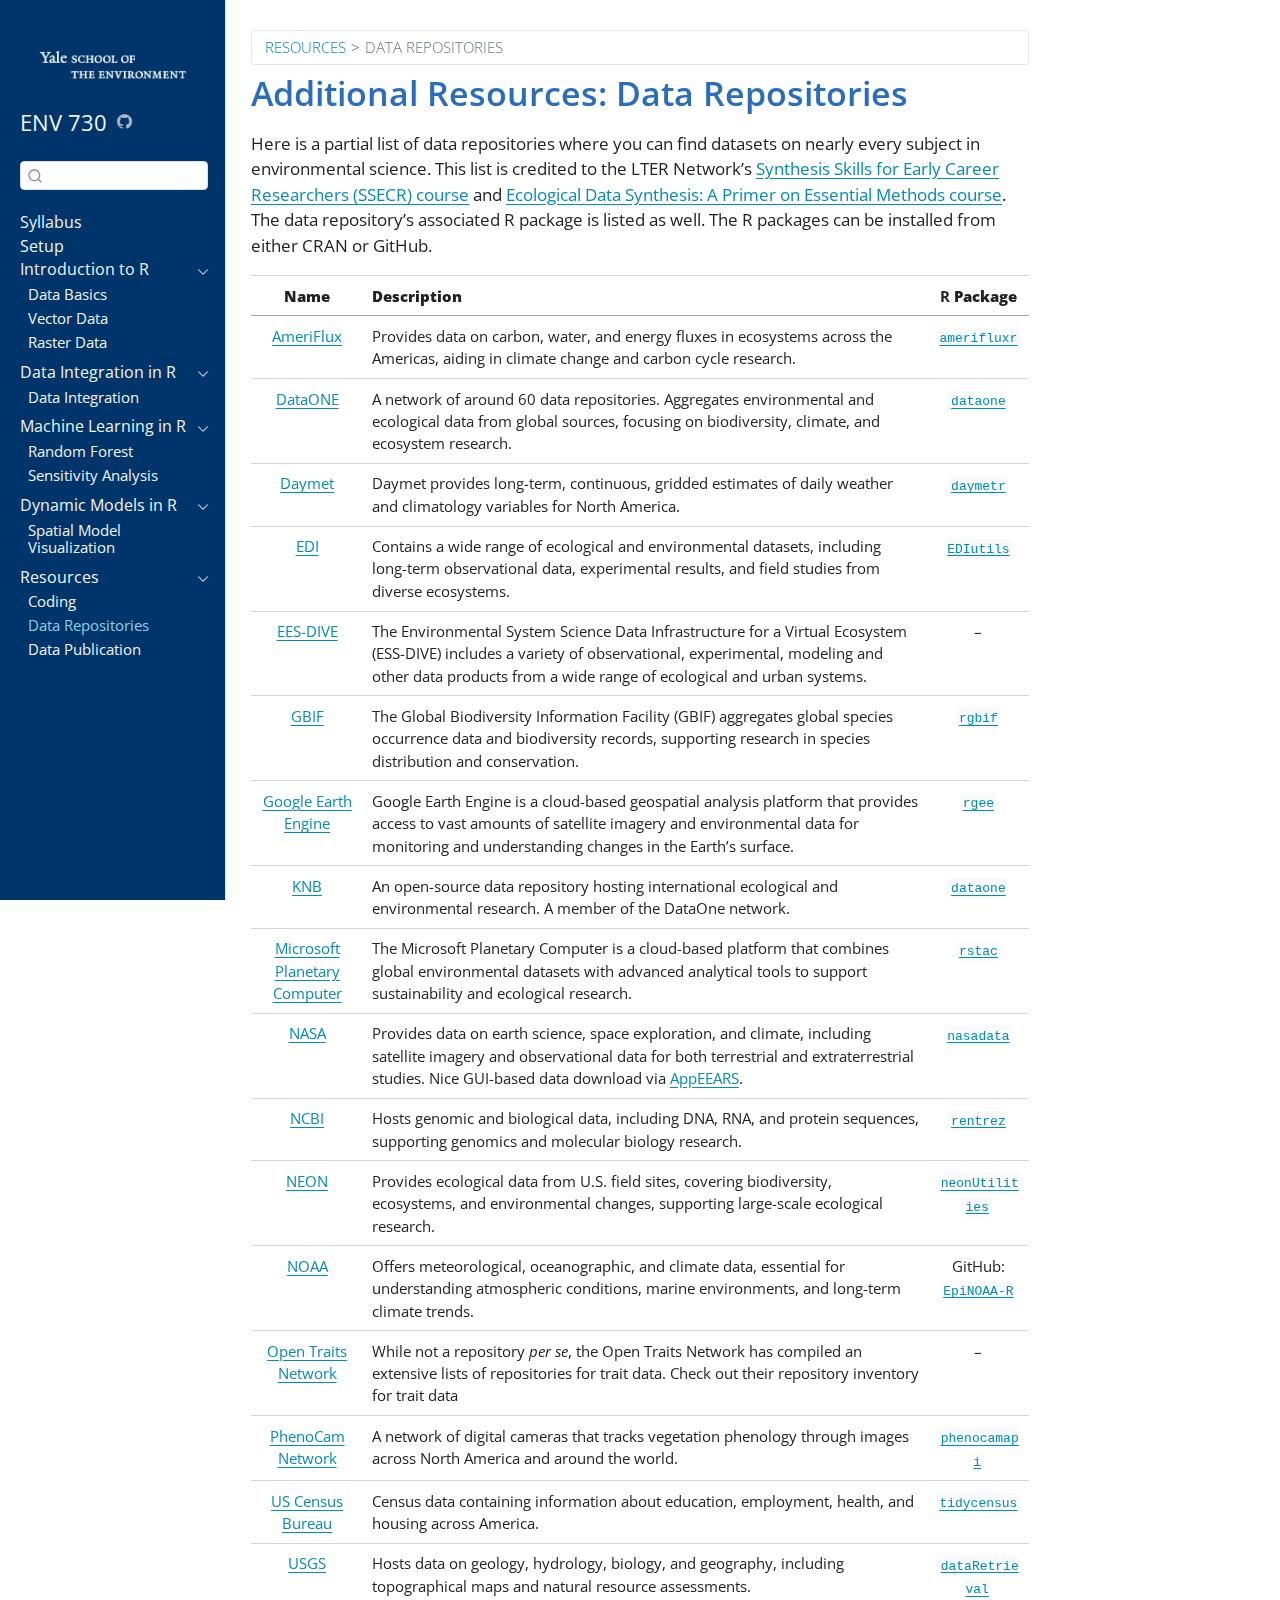
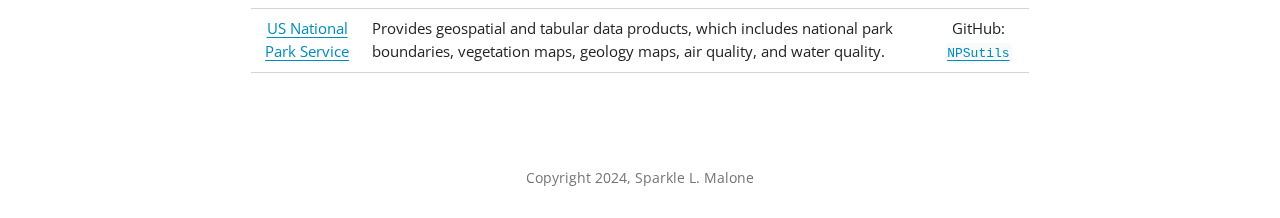
<file: docs/data_repos.html>
<!DOCTYPE html>
<html xmlns="http://www.w3.org/1999/xhtml" lang="en" xml:lang="en"><head>

<meta charset="utf-8">
<meta name="generator" content="quarto-1.5.57">

<meta name="viewport" content="width=device-width, initial-scale=1.0, user-scalable=yes">


<title>Additional Resources: Data Repositories</title>
<style>
code{white-space: pre-wrap;}
span.smallcaps{font-variant: small-caps;}
div.columns{display: flex; gap: min(4vw, 1.5em);}
div.column{flex: auto; overflow-x: auto;}
div.hanging-indent{margin-left: 1.5em; text-indent: -1.5em;}
ul.task-list{list-style: none;}
ul.task-list li input[type="checkbox"] {
  width: 0.8em;
  margin: 0 0.8em 0.2em -1em; /* quarto-specific, see https://github.com/quarto-dev/quarto-cli/issues/4556 */ 
  vertical-align: middle;
}
</style>


<script src="site_libs/quarto-nav/quarto-nav.js"></script>
<script src="site_libs/quarto-nav/headroom.min.js"></script>
<script src="site_libs/clipboard/clipboard.min.js"></script>
<script src="site_libs/quarto-search/autocomplete.umd.js"></script>
<script src="site_libs/quarto-search/fuse.min.js"></script>
<script src="site_libs/quarto-search/quarto-search.js"></script>
<meta name="quarto:offset" content="./">
<link href="./images/favicon.png" rel="icon" type="image/png">
<script src="site_libs/quarto-html/quarto.js"></script>
<script src="site_libs/quarto-html/popper.min.js"></script>
<script src="site_libs/quarto-html/tippy.umd.min.js"></script>
<script src="site_libs/quarto-html/anchor.min.js"></script>
<link href="site_libs/quarto-html/tippy.css" rel="stylesheet">
<link href="site_libs/quarto-html/quarto-syntax-highlighting.css" rel="stylesheet" id="quarto-text-highlighting-styles">
<script src="site_libs/bootstrap/bootstrap.min.js"></script>
<link href="site_libs/bootstrap/bootstrap-icons.css" rel="stylesheet">
<link href="site_libs/bootstrap/bootstrap.min.css" rel="stylesheet" id="quarto-bootstrap" data-mode="light">
<script id="quarto-search-options" type="application/json">{
  "location": "sidebar",
  "copy-button": false,
  "collapse-after": 3,
  "panel-placement": "start",
  "type": "textbox",
  "limit": 50,
  "keyboard-shortcut": [
    "f",
    "/",
    "s"
  ],
  "show-item-context": false,
  "language": {
    "search-no-results-text": "No results",
    "search-matching-documents-text": "matching documents",
    "search-copy-link-title": "Copy link to search",
    "search-hide-matches-text": "Hide additional matches",
    "search-more-match-text": "more match in this document",
    "search-more-matches-text": "more matches in this document",
    "search-clear-button-title": "Clear",
    "search-text-placeholder": "",
    "search-detached-cancel-button-title": "Cancel",
    "search-submit-button-title": "Submit",
    "search-label": "Search"
  }
}</script>


</head>

<body class="nav-sidebar docked">

<div id="quarto-search-results"></div>
  <header id="quarto-header" class="headroom fixed-top">
  <nav class="quarto-secondary-nav">
    <div class="container-fluid d-flex">
      <button type="button" class="quarto-btn-toggle btn" data-bs-toggle="collapse" role="button" data-bs-target=".quarto-sidebar-collapse-item" aria-controls="quarto-sidebar" aria-expanded="false" aria-label="Toggle sidebar navigation" onclick="if (window.quartoToggleHeadroom) { window.quartoToggleHeadroom(); }">
        <i class="bi bi-layout-text-sidebar-reverse"></i>
      </button>
        <nav class="quarto-page-breadcrumbs" aria-label="breadcrumb"><ol class="breadcrumb"><li class="breadcrumb-item"><a href="./resources.html">Resources</a></li><li class="breadcrumb-item"><a href="./data_repos.html">Data Repositories</a></li></ol></nav>
        <a class="flex-grow-1" role="navigation" data-bs-toggle="collapse" data-bs-target=".quarto-sidebar-collapse-item" aria-controls="quarto-sidebar" aria-expanded="false" aria-label="Toggle sidebar navigation" onclick="if (window.quartoToggleHeadroom) { window.quartoToggleHeadroom(); }">      
        </a>
      <button type="button" class="btn quarto-search-button" aria-label="Search" onclick="window.quartoOpenSearch();">
        <i class="bi bi-search"></i>
      </button>
    </div>
  </nav>
</header>
<!-- content -->
<div id="quarto-content" class="quarto-container page-columns page-rows-contents page-layout-article">
<!-- sidebar -->
  <nav id="quarto-sidebar" class="sidebar collapse collapse-horizontal quarto-sidebar-collapse-item sidebar-navigation docked overflow-auto">
    <div class="pt-lg-2 mt-2 text-left sidebar-header sidebar-header-stacked">
      <a href="./index.html" class="sidebar-logo-link">
      <img src="./images/YSEwordmark2L_RGB-KO.png" alt="" class="sidebar-logo py-0 d-lg-inline d-none">
      </a>
    <div class="sidebar-title mb-0 py-0">
      <a href="./">ENV 730</a> 
        <div class="sidebar-tools-main">
    <a href="https://github.com/YSE-Environmental-Data-Science/EDS_course" title="" class="quarto-navigation-tool px-1" aria-label=""><i class="bi bi-github"></i></a>
</div>
    </div>
      </div>
        <div class="mt-2 flex-shrink-0 align-items-center">
        <div class="sidebar-search">
        <div id="quarto-search" class="" title="Search"></div>
        </div>
        </div>
    <div class="sidebar-menu-container"> 
    <ul class="list-unstyled mt-1">
        <li class="sidebar-item">
  <div class="sidebar-item-container"> 
  <a href="./index.html" class="sidebar-item-text sidebar-link">
 <span class="menu-text">Syllabus</span></a>
  </div>
</li>
        <li class="sidebar-item">
  <div class="sidebar-item-container"> 
  <a href="./setup.html" class="sidebar-item-text sidebar-link">
 <span class="menu-text">Setup</span></a>
  </div>
</li>
        <li class="sidebar-item sidebar-item-section">
      <div class="sidebar-item-container"> 
            <a class="sidebar-item-text sidebar-link text-start" data-bs-toggle="collapse" data-bs-target="#quarto-sidebar-section-1" role="navigation" aria-expanded="true">
 <span class="menu-text">Introduction to R</span></a>
          <a class="sidebar-item-toggle text-start" data-bs-toggle="collapse" data-bs-target="#quarto-sidebar-section-1" role="navigation" aria-expanded="true" aria-label="Toggle section">
            <i class="bi bi-chevron-right ms-2"></i>
          </a> 
      </div>
      <ul id="quarto-sidebar-section-1" class="collapse list-unstyled sidebar-section depth1 show">  
          <li class="sidebar-item">
  <div class="sidebar-item-container"> 
  <a href="./data_basics.html" class="sidebar-item-text sidebar-link">
 <span class="menu-text">Data Basics</span></a>
  </div>
</li>
          <li class="sidebar-item">
  <div class="sidebar-item-container"> 
  <a href="./sf.html" class="sidebar-item-text sidebar-link">
 <span class="menu-text">Vector Data</span></a>
  </div>
</li>
          <li class="sidebar-item">
  <div class="sidebar-item-container"> 
  <a href="./terra.html" class="sidebar-item-text sidebar-link">
 <span class="menu-text">Raster Data</span></a>
  </div>
</li>
      </ul>
  </li>
        <li class="sidebar-item sidebar-item-section">
      <div class="sidebar-item-container"> 
            <a class="sidebar-item-text sidebar-link text-start" data-bs-toggle="collapse" data-bs-target="#quarto-sidebar-section-2" role="navigation" aria-expanded="true">
 <span class="menu-text">Data Integration in R</span></a>
          <a class="sidebar-item-toggle text-start" data-bs-toggle="collapse" data-bs-target="#quarto-sidebar-section-2" role="navigation" aria-expanded="true" aria-label="Toggle section">
            <i class="bi bi-chevron-right ms-2"></i>
          </a> 
      </div>
      <ul id="quarto-sidebar-section-2" class="collapse list-unstyled sidebar-section depth1 show">  
          <li class="sidebar-item">
  <div class="sidebar-item-container"> 
  <a href="./data_integration.html" class="sidebar-item-text sidebar-link">
 <span class="menu-text">Data Integration</span></a>
  </div>
</li>
      </ul>
  </li>
        <li class="sidebar-item sidebar-item-section">
      <div class="sidebar-item-container"> 
            <a class="sidebar-item-text sidebar-link text-start" data-bs-toggle="collapse" data-bs-target="#quarto-sidebar-section-3" role="navigation" aria-expanded="true">
 <span class="menu-text">Machine Learning in R</span></a>
          <a class="sidebar-item-toggle text-start" data-bs-toggle="collapse" data-bs-target="#quarto-sidebar-section-3" role="navigation" aria-expanded="true" aria-label="Toggle section">
            <i class="bi bi-chevron-right ms-2"></i>
          </a> 
      </div>
      <ul id="quarto-sidebar-section-3" class="collapse list-unstyled sidebar-section depth1 show">  
          <li class="sidebar-item">
  <div class="sidebar-item-container"> 
  <a href="./random_forest.html" class="sidebar-item-text sidebar-link">
 <span class="menu-text">Random Forest</span></a>
  </div>
</li>
          <li class="sidebar-item">
  <div class="sidebar-item-container"> 
  <a href="./sensitivity.html" class="sidebar-item-text sidebar-link">
 <span class="menu-text">Sensitivity Analysis</span></a>
  </div>
</li>
      </ul>
  </li>
        <li class="sidebar-item sidebar-item-section">
      <div class="sidebar-item-container"> 
            <a class="sidebar-item-text sidebar-link text-start" data-bs-toggle="collapse" data-bs-target="#quarto-sidebar-section-4" role="navigation" aria-expanded="true">
 <span class="menu-text">Dynamic Models in R</span></a>
          <a class="sidebar-item-toggle text-start" data-bs-toggle="collapse" data-bs-target="#quarto-sidebar-section-4" role="navigation" aria-expanded="true" aria-label="Toggle section">
            <i class="bi bi-chevron-right ms-2"></i>
          </a> 
      </div>
      <ul id="quarto-sidebar-section-4" class="collapse list-unstyled sidebar-section depth1 show">  
          <li class="sidebar-item">
  <div class="sidebar-item-container"> 
  <a href="./spatial_projections.html" class="sidebar-item-text sidebar-link">
 <span class="menu-text">Spatial Model Visualization</span></a>
  </div>
</li>
      </ul>
  </li>
        <li class="sidebar-item sidebar-item-section">
      <div class="sidebar-item-container"> 
            <a class="sidebar-item-text sidebar-link text-start" data-bs-toggle="collapse" data-bs-target="#quarto-sidebar-section-5" role="navigation" aria-expanded="true">
 <span class="menu-text">Resources</span></a>
          <a class="sidebar-item-toggle text-start" data-bs-toggle="collapse" data-bs-target="#quarto-sidebar-section-5" role="navigation" aria-expanded="true" aria-label="Toggle section">
            <i class="bi bi-chevron-right ms-2"></i>
          </a> 
      </div>
      <ul id="quarto-sidebar-section-5" class="collapse list-unstyled sidebar-section depth1 show">  
          <li class="sidebar-item">
  <div class="sidebar-item-container"> 
  <a href="./resources.html" class="sidebar-item-text sidebar-link">
 <span class="menu-text">Coding</span></a>
  </div>
</li>
          <li class="sidebar-item">
  <div class="sidebar-item-container"> 
  <a href="./data_repos.html" class="sidebar-item-text sidebar-link active">
 <span class="menu-text">Data Repositories</span></a>
  </div>
</li>
          <li class="sidebar-item">
  <div class="sidebar-item-container"> 
  <a href="./data_pub.html" class="sidebar-item-text sidebar-link">
 <span class="menu-text">Data Publication</span></a>
  </div>
</li>
      </ul>
  </li>
    </ul>
    </div>
</nav>
<div id="quarto-sidebar-glass" class="quarto-sidebar-collapse-item" data-bs-toggle="collapse" data-bs-target=".quarto-sidebar-collapse-item"></div>
<!-- margin-sidebar -->
    <div id="quarto-margin-sidebar" class="sidebar margin-sidebar zindex-bottom">
        
    </div>
<!-- main -->
<main class="content" id="quarto-document-content">

<header id="title-block-header" class="quarto-title-block default"><nav class="quarto-page-breadcrumbs quarto-title-breadcrumbs d-none d-lg-block" aria-label="breadcrumb"><ol class="breadcrumb"><li class="breadcrumb-item"><a href="./resources.html">Resources</a></li><li class="breadcrumb-item"><a href="./data_repos.html">Data Repositories</a></li></ol></nav>
<div class="quarto-title">
<h1 class="title">Additional Resources: Data Repositories</h1>
</div>



<div class="quarto-title-meta">

    
  
    
  </div>
  


</header>


<p>Here is a partial list of data repositories where you can find datasets on nearly every subject in environmental science. This list is credited to the LTER Network’s <a href="lter.github.io/ssecr/">Synthesis Skills for Early Career Researchers (SSECR) course</a> and <a href="https://lter.github.io/eco-data-synth-primer/">Ecological Data Synthesis: A Primer on Essential Methods course</a>. The data repository’s associated R package is listed as well. The R packages can be installed from either CRAN or GitHub.</p>
<table class="caption-top table">
<thead>
<tr class="header">
<th style="text-align: center;"><strong>Name</strong></th>
<th style="text-align: left;"><strong>Description</strong></th>
<th style="text-align: center;">R <strong>Package</strong></th>
</tr>
</thead>
<tbody>
<tr class="odd">
<td style="text-align: center;"><a href="https://ameriflux.lbl.gov/data/data-policy/">AmeriFlux</a></td>
<td style="text-align: left;">Provides data on carbon, water, and energy fluxes in ecosystems across the Americas, aiding in climate change and carbon cycle research.</td>
<td style="text-align: center;"><a href="https://cran.r-project.org/web/packages/amerifluxr/index.html"><code>amerifluxr</code></a></td>
</tr>
<tr class="even">
<td style="text-align: center;"><a href="https://www.dataone.org/">DataONE</a></td>
<td style="text-align: left;">A network of around 60 data repositories. Aggregates environmental and ecological data from global sources, focusing on biodiversity, climate, and ecosystem research.</td>
<td style="text-align: center;"><a href="https://cran.r-project.org/web/packages/dataone/index.html"><code>dataone</code></a></td>
</tr>
<tr class="odd">
<td style="text-align: center;"><a href="https://daymet.ornl.gov/">Daymet</a></td>
<td style="text-align: left;">Daymet provides long-term, continuous, gridded estimates of daily weather and climatology variables for North America.</td>
<td style="text-align: center;"><a href="https://cran.r-project.org/web/packages/daymetr/index.html"><code>daymetr</code></a></td>
</tr>
<tr class="even">
<td style="text-align: center;"><a href="https://edirepository.org/">EDI</a></td>
<td style="text-align: left;">Contains a wide range of ecological and environmental datasets, including long-term observational data, experimental results, and field studies from diverse ecosystems.</td>
<td style="text-align: center;"><a href="https://cran.r-project.org/web/packages/EDIutils/index.html"><code>EDIutils</code></a></td>
</tr>
<tr class="odd">
<td style="text-align: center;"><a href="https://ess-dive.lbl.gov/">EES-DIVE</a></td>
<td style="text-align: left;">The Environmental System Science Data Infrastructure for a Virtual Ecosystem (ESS-DIVE) includes a variety of observational, experimental, modeling and other data products from a wide range of ecological and urban systems.</td>
<td style="text-align: center;">–</td>
</tr>
<tr class="even">
<td style="text-align: center;"><a href="https://www.gbif.org/">GBIF</a></td>
<td style="text-align: left;">The Global Biodiversity Information Facility (GBIF) aggregates global species occurrence data and biodiversity records, supporting research in species distribution and conservation.</td>
<td style="text-align: center;"><a href="https://cran.r-project.org/web/packages/rgbif/index.html"><code>rgbif</code></a></td>
</tr>
<tr class="odd">
<td style="text-align: center;"><a href="https://earthengine.google.com/">Google Earth Engine</a></td>
<td style="text-align: left;">Google Earth Engine is a cloud-based geospatial analysis platform that provides access to vast amounts of satellite imagery and environmental data for monitoring and understanding changes in the Earth’s surface.</td>
<td style="text-align: center;"><a href="https://cran.r-project.org/web/packages/rgee/index.html"><code>rgee</code></a></td>
</tr>
<tr class="even">
<td style="text-align: center;"><a href="https://knb.ecoinformatics.org/">KNB</a></td>
<td style="text-align: left;">An open-source data repository hosting international ecological and environmental research. A member of the DataOne network.</td>
<td style="text-align: center;"><a href="https://cran.r-project.org/web/packages/dataone/index.html"><code>dataone</code></a></td>
</tr>
<tr class="odd">
<td style="text-align: center;"><a href="https://planetarycomputer.microsoft.com/">Microsoft Planetary Computer</a></td>
<td style="text-align: left;">The Microsoft Planetary Computer is a cloud-based platform that combines global environmental datasets with advanced analytical tools to support sustainability and ecological research.</td>
<td style="text-align: center;"><a href="https://cran.r-project.org/web/packages/rstac/index.html"><code>rstac</code></a></td>
</tr>
<tr class="even">
<td style="text-align: center;"><a href="https://data.nasa.gov/">NASA</a></td>
<td style="text-align: left;">Provides data on earth science, space exploration, and climate, including satellite imagery and observational data for both terrestrial and extraterrestrial studies. Nice GUI-based data download via <a href="https://appeears.earthdatacloud.nasa.gov/">AppEEARS</a>.</td>
<td style="text-align: center;"><a href="https://cran.r-project.org/web/packages/nasadata/index.html"><code>nasadata</code></a></td>
</tr>
<tr class="odd">
<td style="text-align: center;"><a href="https://www.ncbi.nlm.nih.gov/">NCBI</a></td>
<td style="text-align: left;">Hosts genomic and biological data, including DNA, RNA, and protein sequences, supporting genomics and molecular biology research.</td>
<td style="text-align: center;"><a href="https://cran.r-project.org/web/packages/rentrez/index.html"><code>rentrez</code></a></td>
</tr>
<tr class="even">
<td style="text-align: center;"><a href="https://data.neonscience.org/">NEON</a></td>
<td style="text-align: left;">Provides ecological data from U.S. field sites, covering biodiversity, ecosystems, and environmental changes, supporting large-scale ecological research.</td>
<td style="text-align: center;"><a href="https://cran.r-project.org/web/packages/neonUtilities/index.html"><code>neonUtilities</code></a></td>
</tr>
<tr class="odd">
<td style="text-align: center;"><a href="https://data.noaa.gov/onestop/">NOAA</a></td>
<td style="text-align: left;">Offers meteorological, oceanographic, and climate data, essential for understanding atmospheric conditions, marine environments, and long-term climate trends.</td>
<td style="text-align: center;">GitHub: <a href="https://github.com/NOAA-Big-Data-Program/EpiNOAA-R"><code>EpiNOAA-R</code></a></td>
</tr>
<tr class="even">
<td style="text-align: center;"><a href="https://opentraits.org/datasets.html">Open Traits Network</a></td>
<td style="text-align: left;">While not a repository <em>per se</em>, the Open Traits Network has compiled an extensive lists of repositories for trait data. Check out their repository inventory for trait data</td>
<td style="text-align: center;">–</td>
</tr>
<tr class="odd">
<td style="text-align: center;"><a href="https://phenocam.nau.edu/webcam/">PhenoCam Network</a></td>
<td style="text-align: left;">A network of digital cameras that tracks vegetation phenology through images across North America and around the world.</td>
<td style="text-align: center;"><a href="https://github.com/PhenoCamNetwork/phenocamapi"><code>phenocamapi</code></a></td>
</tr>
<tr class="even">
<td style="text-align: center;"><a href="https://data.census.gov/">US Census Bureau</a></td>
<td style="text-align: left;">Census data containing information about education, employment, health, and housing across America.</td>
<td style="text-align: center;"><a href="https://cran.r-project.org/web/packages/tidycensus/index.html"><code>tidycensus</code></a></td>
</tr>
<tr class="odd">
<td style="text-align: center;"><a href="https://www.usgs.gov/products/data/all-data">USGS</a></td>
<td style="text-align: left;">Hosts data on geology, hydrology, biology, and geography, including topographical maps and natural resource assessments.</td>
<td style="text-align: center;"><a href="https://cran.r-project.org/web/packages/dataRetrieval/index.html"><code>dataRetrieval</code></a></td>
</tr>
<tr class="even">
<td style="text-align: center;"><a href="https://www.nps.gov/subjects/science/science-data.htm">US National Park Service</a></td>
<td style="text-align: left;">Provides geospatial and tabular data products, which includes national park boundaries, vegetation maps, geology maps, air quality, and water quality.</td>
<td style="text-align: center;">GitHub: <a href="https://github.com/nationalparkservice/NPSutils/"><code>NPSutils</code></a></td>
</tr>
</tbody>
</table>



</main> <!-- /main -->
<script id="quarto-html-after-body" type="application/javascript">
window.document.addEventListener("DOMContentLoaded", function (event) {
  const toggleBodyColorMode = (bsSheetEl) => {
    const mode = bsSheetEl.getAttribute("data-mode");
    const bodyEl = window.document.querySelector("body");
    if (mode === "dark") {
      bodyEl.classList.add("quarto-dark");
      bodyEl.classList.remove("quarto-light");
    } else {
      bodyEl.classList.add("quarto-light");
      bodyEl.classList.remove("quarto-dark");
    }
  }
  const toggleBodyColorPrimary = () => {
    const bsSheetEl = window.document.querySelector("link#quarto-bootstrap");
    if (bsSheetEl) {
      toggleBodyColorMode(bsSheetEl);
    }
  }
  toggleBodyColorPrimary();  
  const icon = "";
  const anchorJS = new window.AnchorJS();
  anchorJS.options = {
    placement: 'right',
    icon: icon
  };
  anchorJS.add('.anchored');
  const isCodeAnnotation = (el) => {
    for (const clz of el.classList) {
      if (clz.startsWith('code-annotation-')) {                     
        return true;
      }
    }
    return false;
  }
  const onCopySuccess = function(e) {
    // button target
    const button = e.trigger;
    // don't keep focus
    button.blur();
    // flash "checked"
    button.classList.add('code-copy-button-checked');
    var currentTitle = button.getAttribute("title");
    button.setAttribute("title", "Copied!");
    let tooltip;
    if (window.bootstrap) {
      button.setAttribute("data-bs-toggle", "tooltip");
      button.setAttribute("data-bs-placement", "left");
      button.setAttribute("data-bs-title", "Copied!");
      tooltip = new bootstrap.Tooltip(button, 
        { trigger: "manual", 
          customClass: "code-copy-button-tooltip",
          offset: [0, -8]});
      tooltip.show();    
    }
    setTimeout(function() {
      if (tooltip) {
        tooltip.hide();
        button.removeAttribute("data-bs-title");
        button.removeAttribute("data-bs-toggle");
        button.removeAttribute("data-bs-placement");
      }
      button.setAttribute("title", currentTitle);
      button.classList.remove('code-copy-button-checked');
    }, 1000);
    // clear code selection
    e.clearSelection();
  }
  const getTextToCopy = function(trigger) {
      const codeEl = trigger.previousElementSibling.cloneNode(true);
      for (const childEl of codeEl.children) {
        if (isCodeAnnotation(childEl)) {
          childEl.remove();
        }
      }
      return codeEl.innerText;
  }
  const clipboard = new window.ClipboardJS('.code-copy-button:not([data-in-quarto-modal])', {
    text: getTextToCopy
  });
  clipboard.on('success', onCopySuccess);
  if (window.document.getElementById('quarto-embedded-source-code-modal')) {
    // For code content inside modals, clipBoardJS needs to be initialized with a container option
    // TODO: Check when it could be a function (https://github.com/zenorocha/clipboard.js/issues/860)
    const clipboardModal = new window.ClipboardJS('.code-copy-button[data-in-quarto-modal]', {
      text: getTextToCopy,
      container: window.document.getElementById('quarto-embedded-source-code-modal')
    });
    clipboardModal.on('success', onCopySuccess);
  }
    var localhostRegex = new RegExp(/^(?:http|https):\/\/localhost\:?[0-9]*\//);
    var mailtoRegex = new RegExp(/^mailto:/);
      var filterRegex = new RegExp('/' + window.location.host + '/');
    var isInternal = (href) => {
        return filterRegex.test(href) || localhostRegex.test(href) || mailtoRegex.test(href);
    }
    // Inspect non-navigation links and adorn them if external
 	var links = window.document.querySelectorAll('a[href]:not(.nav-link):not(.navbar-brand):not(.toc-action):not(.sidebar-link):not(.sidebar-item-toggle):not(.pagination-link):not(.no-external):not([aria-hidden]):not(.dropdown-item):not(.quarto-navigation-tool):not(.about-link)');
    for (var i=0; i<links.length; i++) {
      const link = links[i];
      if (!isInternal(link.href)) {
        // undo the damage that might have been done by quarto-nav.js in the case of
        // links that we want to consider external
        if (link.dataset.originalHref !== undefined) {
          link.href = link.dataset.originalHref;
        }
          // target, if specified
          link.setAttribute("target", "_blank");
          if (link.getAttribute("rel") === null) {
            link.setAttribute("rel", "noopener");
          }
      }
    }
  function tippyHover(el, contentFn, onTriggerFn, onUntriggerFn) {
    const config = {
      allowHTML: true,
      maxWidth: 500,
      delay: 100,
      arrow: false,
      appendTo: function(el) {
          return el.parentElement;
      },
      interactive: true,
      interactiveBorder: 10,
      theme: 'quarto',
      placement: 'bottom-start',
    };
    if (contentFn) {
      config.content = contentFn;
    }
    if (onTriggerFn) {
      config.onTrigger = onTriggerFn;
    }
    if (onUntriggerFn) {
      config.onUntrigger = onUntriggerFn;
    }
    window.tippy(el, config); 
  }
  const noterefs = window.document.querySelectorAll('a[role="doc-noteref"]');
  for (var i=0; i<noterefs.length; i++) {
    const ref = noterefs[i];
    tippyHover(ref, function() {
      // use id or data attribute instead here
      let href = ref.getAttribute('data-footnote-href') || ref.getAttribute('href');
      try { href = new URL(href).hash; } catch {}
      const id = href.replace(/^#\/?/, "");
      const note = window.document.getElementById(id);
      if (note) {
        return note.innerHTML;
      } else {
        return "";
      }
    });
  }
  const xrefs = window.document.querySelectorAll('a.quarto-xref');
  const processXRef = (id, note) => {
    // Strip column container classes
    const stripColumnClz = (el) => {
      el.classList.remove("page-full", "page-columns");
      if (el.children) {
        for (const child of el.children) {
          stripColumnClz(child);
        }
      }
    }
    stripColumnClz(note)
    if (id === null || id.startsWith('sec-')) {
      // Special case sections, only their first couple elements
      const container = document.createElement("div");
      if (note.children && note.children.length > 2) {
        container.appendChild(note.children[0].cloneNode(true));
        for (let i = 1; i < note.children.length; i++) {
          const child = note.children[i];
          if (child.tagName === "P" && child.innerText === "") {
            continue;
          } else {
            container.appendChild(child.cloneNode(true));
            break;
          }
        }
        if (window.Quarto?.typesetMath) {
          window.Quarto.typesetMath(container);
        }
        return container.innerHTML
      } else {
        if (window.Quarto?.typesetMath) {
          window.Quarto.typesetMath(note);
        }
        return note.innerHTML;
      }
    } else {
      // Remove any anchor links if they are present
      const anchorLink = note.querySelector('a.anchorjs-link');
      if (anchorLink) {
        anchorLink.remove();
      }
      if (window.Quarto?.typesetMath) {
        window.Quarto.typesetMath(note);
      }
      // TODO in 1.5, we should make sure this works without a callout special case
      if (note.classList.contains("callout")) {
        return note.outerHTML;
      } else {
        return note.innerHTML;
      }
    }
  }
  for (var i=0; i<xrefs.length; i++) {
    const xref = xrefs[i];
    tippyHover(xref, undefined, function(instance) {
      instance.disable();
      let url = xref.getAttribute('href');
      let hash = undefined; 
      if (url.startsWith('#')) {
        hash = url;
      } else {
        try { hash = new URL(url).hash; } catch {}
      }
      if (hash) {
        const id = hash.replace(/^#\/?/, "");
        const note = window.document.getElementById(id);
        if (note !== null) {
          try {
            const html = processXRef(id, note.cloneNode(true));
            instance.setContent(html);
          } finally {
            instance.enable();
            instance.show();
          }
        } else {
          // See if we can fetch this
          fetch(url.split('#')[0])
          .then(res => res.text())
          .then(html => {
            const parser = new DOMParser();
            const htmlDoc = parser.parseFromString(html, "text/html");
            const note = htmlDoc.getElementById(id);
            if (note !== null) {
              const html = processXRef(id, note);
              instance.setContent(html);
            } 
          }).finally(() => {
            instance.enable();
            instance.show();
          });
        }
      } else {
        // See if we can fetch a full url (with no hash to target)
        // This is a special case and we should probably do some content thinning / targeting
        fetch(url)
        .then(res => res.text())
        .then(html => {
          const parser = new DOMParser();
          const htmlDoc = parser.parseFromString(html, "text/html");
          const note = htmlDoc.querySelector('main.content');
          if (note !== null) {
            // This should only happen for chapter cross references
            // (since there is no id in the URL)
            // remove the first header
            if (note.children.length > 0 && note.children[0].tagName === "HEADER") {
              note.children[0].remove();
            }
            const html = processXRef(null, note);
            instance.setContent(html);
          } 
        }).finally(() => {
          instance.enable();
          instance.show();
        });
      }
    }, function(instance) {
    });
  }
      let selectedAnnoteEl;
      const selectorForAnnotation = ( cell, annotation) => {
        let cellAttr = 'data-code-cell="' + cell + '"';
        let lineAttr = 'data-code-annotation="' +  annotation + '"';
        const selector = 'span[' + cellAttr + '][' + lineAttr + ']';
        return selector;
      }
      const selectCodeLines = (annoteEl) => {
        const doc = window.document;
        const targetCell = annoteEl.getAttribute("data-target-cell");
        const targetAnnotation = annoteEl.getAttribute("data-target-annotation");
        const annoteSpan = window.document.querySelector(selectorForAnnotation(targetCell, targetAnnotation));
        const lines = annoteSpan.getAttribute("data-code-lines").split(",");
        const lineIds = lines.map((line) => {
          return targetCell + "-" + line;
        })
        let top = null;
        let height = null;
        let parent = null;
        if (lineIds.length > 0) {
            //compute the position of the single el (top and bottom and make a div)
            const el = window.document.getElementById(lineIds[0]);
            top = el.offsetTop;
            height = el.offsetHeight;
            parent = el.parentElement.parentElement;
          if (lineIds.length > 1) {
            const lastEl = window.document.getElementById(lineIds[lineIds.length - 1]);
            const bottom = lastEl.offsetTop + lastEl.offsetHeight;
            height = bottom - top;
          }
          if (top !== null && height !== null && parent !== null) {
            // cook up a div (if necessary) and position it 
            let div = window.document.getElementById("code-annotation-line-highlight");
            if (div === null) {
              div = window.document.createElement("div");
              div.setAttribute("id", "code-annotation-line-highlight");
              div.style.position = 'absolute';
              parent.appendChild(div);
            }
            div.style.top = top - 2 + "px";
            div.style.height = height + 4 + "px";
            div.style.left = 0;
            let gutterDiv = window.document.getElementById("code-annotation-line-highlight-gutter");
            if (gutterDiv === null) {
              gutterDiv = window.document.createElement("div");
              gutterDiv.setAttribute("id", "code-annotation-line-highlight-gutter");
              gutterDiv.style.position = 'absolute';
              const codeCell = window.document.getElementById(targetCell);
              const gutter = codeCell.querySelector('.code-annotation-gutter');
              gutter.appendChild(gutterDiv);
            }
            gutterDiv.style.top = top - 2 + "px";
            gutterDiv.style.height = height + 4 + "px";
          }
          selectedAnnoteEl = annoteEl;
        }
      };
      const unselectCodeLines = () => {
        const elementsIds = ["code-annotation-line-highlight", "code-annotation-line-highlight-gutter"];
        elementsIds.forEach((elId) => {
          const div = window.document.getElementById(elId);
          if (div) {
            div.remove();
          }
        });
        selectedAnnoteEl = undefined;
      };
        // Handle positioning of the toggle
    window.addEventListener(
      "resize",
      throttle(() => {
        elRect = undefined;
        if (selectedAnnoteEl) {
          selectCodeLines(selectedAnnoteEl);
        }
      }, 10)
    );
    function throttle(fn, ms) {
    let throttle = false;
    let timer;
      return (...args) => {
        if(!throttle) { // first call gets through
            fn.apply(this, args);
            throttle = true;
        } else { // all the others get throttled
            if(timer) clearTimeout(timer); // cancel #2
            timer = setTimeout(() => {
              fn.apply(this, args);
              timer = throttle = false;
            }, ms);
        }
      };
    }
      // Attach click handler to the DT
      const annoteDls = window.document.querySelectorAll('dt[data-target-cell]');
      for (const annoteDlNode of annoteDls) {
        annoteDlNode.addEventListener('click', (event) => {
          const clickedEl = event.target;
          if (clickedEl !== selectedAnnoteEl) {
            unselectCodeLines();
            const activeEl = window.document.querySelector('dt[data-target-cell].code-annotation-active');
            if (activeEl) {
              activeEl.classList.remove('code-annotation-active');
            }
            selectCodeLines(clickedEl);
            clickedEl.classList.add('code-annotation-active');
          } else {
            // Unselect the line
            unselectCodeLines();
            clickedEl.classList.remove('code-annotation-active');
          }
        });
      }
  const findCites = (el) => {
    const parentEl = el.parentElement;
    if (parentEl) {
      const cites = parentEl.dataset.cites;
      if (cites) {
        return {
          el,
          cites: cites.split(' ')
        };
      } else {
        return findCites(el.parentElement)
      }
    } else {
      return undefined;
    }
  };
  var bibliorefs = window.document.querySelectorAll('a[role="doc-biblioref"]');
  for (var i=0; i<bibliorefs.length; i++) {
    const ref = bibliorefs[i];
    const citeInfo = findCites(ref);
    if (citeInfo) {
      tippyHover(citeInfo.el, function() {
        var popup = window.document.createElement('div');
        citeInfo.cites.forEach(function(cite) {
          var citeDiv = window.document.createElement('div');
          citeDiv.classList.add('hanging-indent');
          citeDiv.classList.add('csl-entry');
          var biblioDiv = window.document.getElementById('ref-' + cite);
          if (biblioDiv) {
            citeDiv.innerHTML = biblioDiv.innerHTML;
          }
          popup.appendChild(citeDiv);
        });
        return popup.innerHTML;
      });
    }
  }
});
</script>
</div> <!-- /content -->
<footer class="footer">
  <div class="nav-footer">
    <div class="nav-footer-left">
      &nbsp;
    </div>   
    <div class="nav-footer-center">
<p>Copyright 2024, Sparkle L. Malone</p>
</div>
    <div class="nav-footer-right">
      &nbsp;
    </div>
  </div>
</footer>




</body></html>
</file>
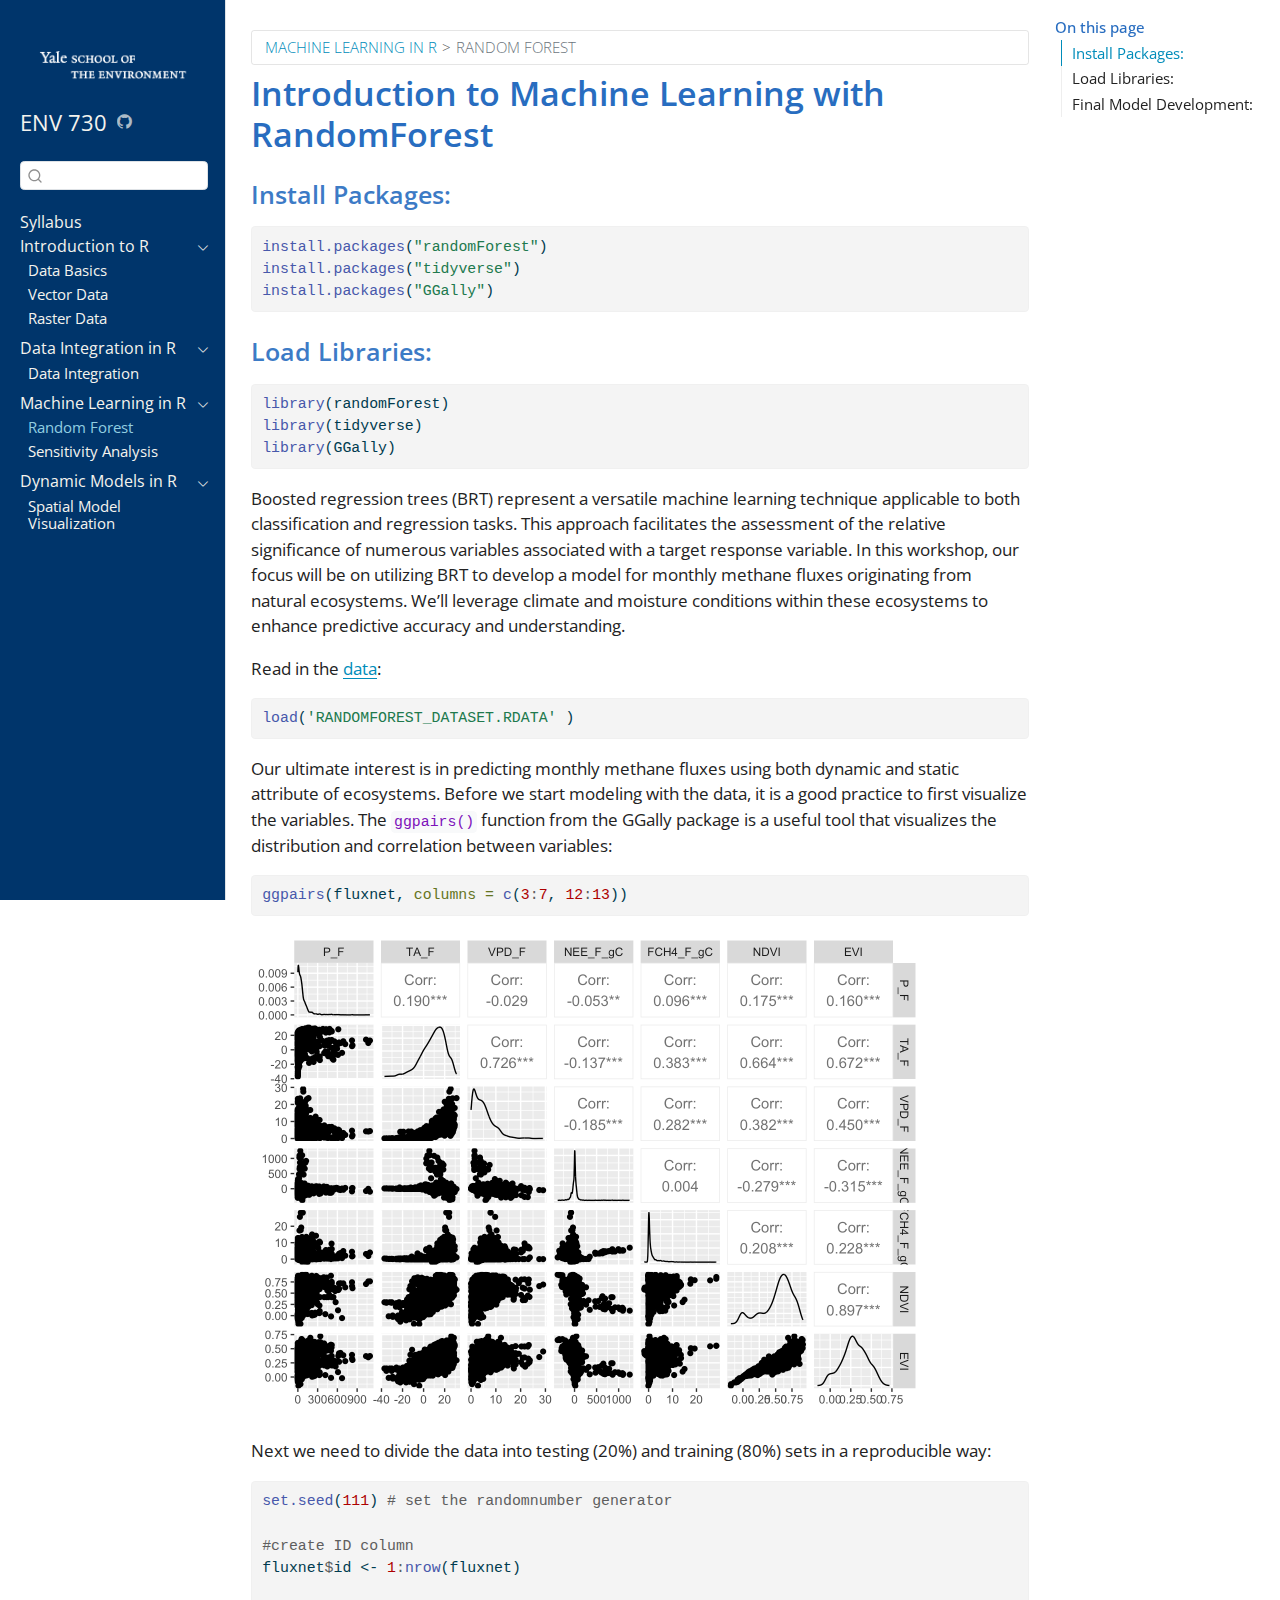
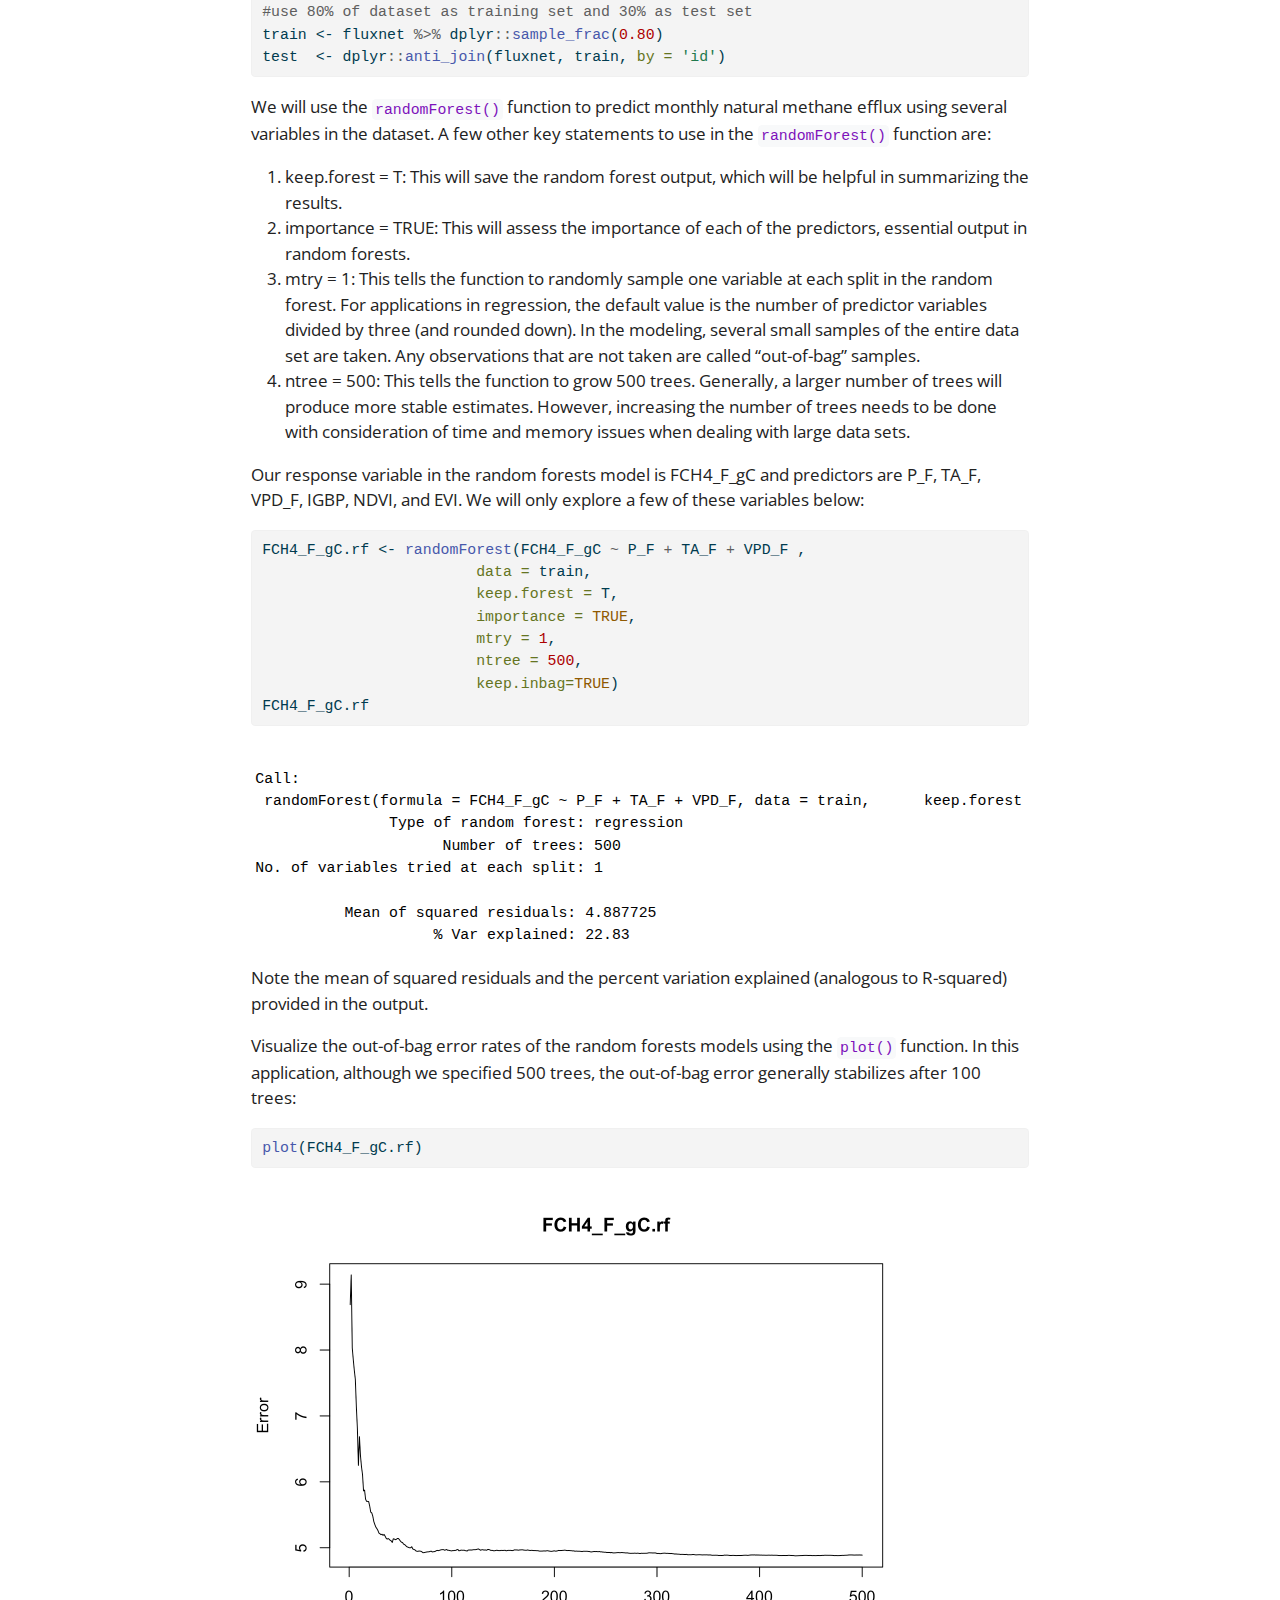
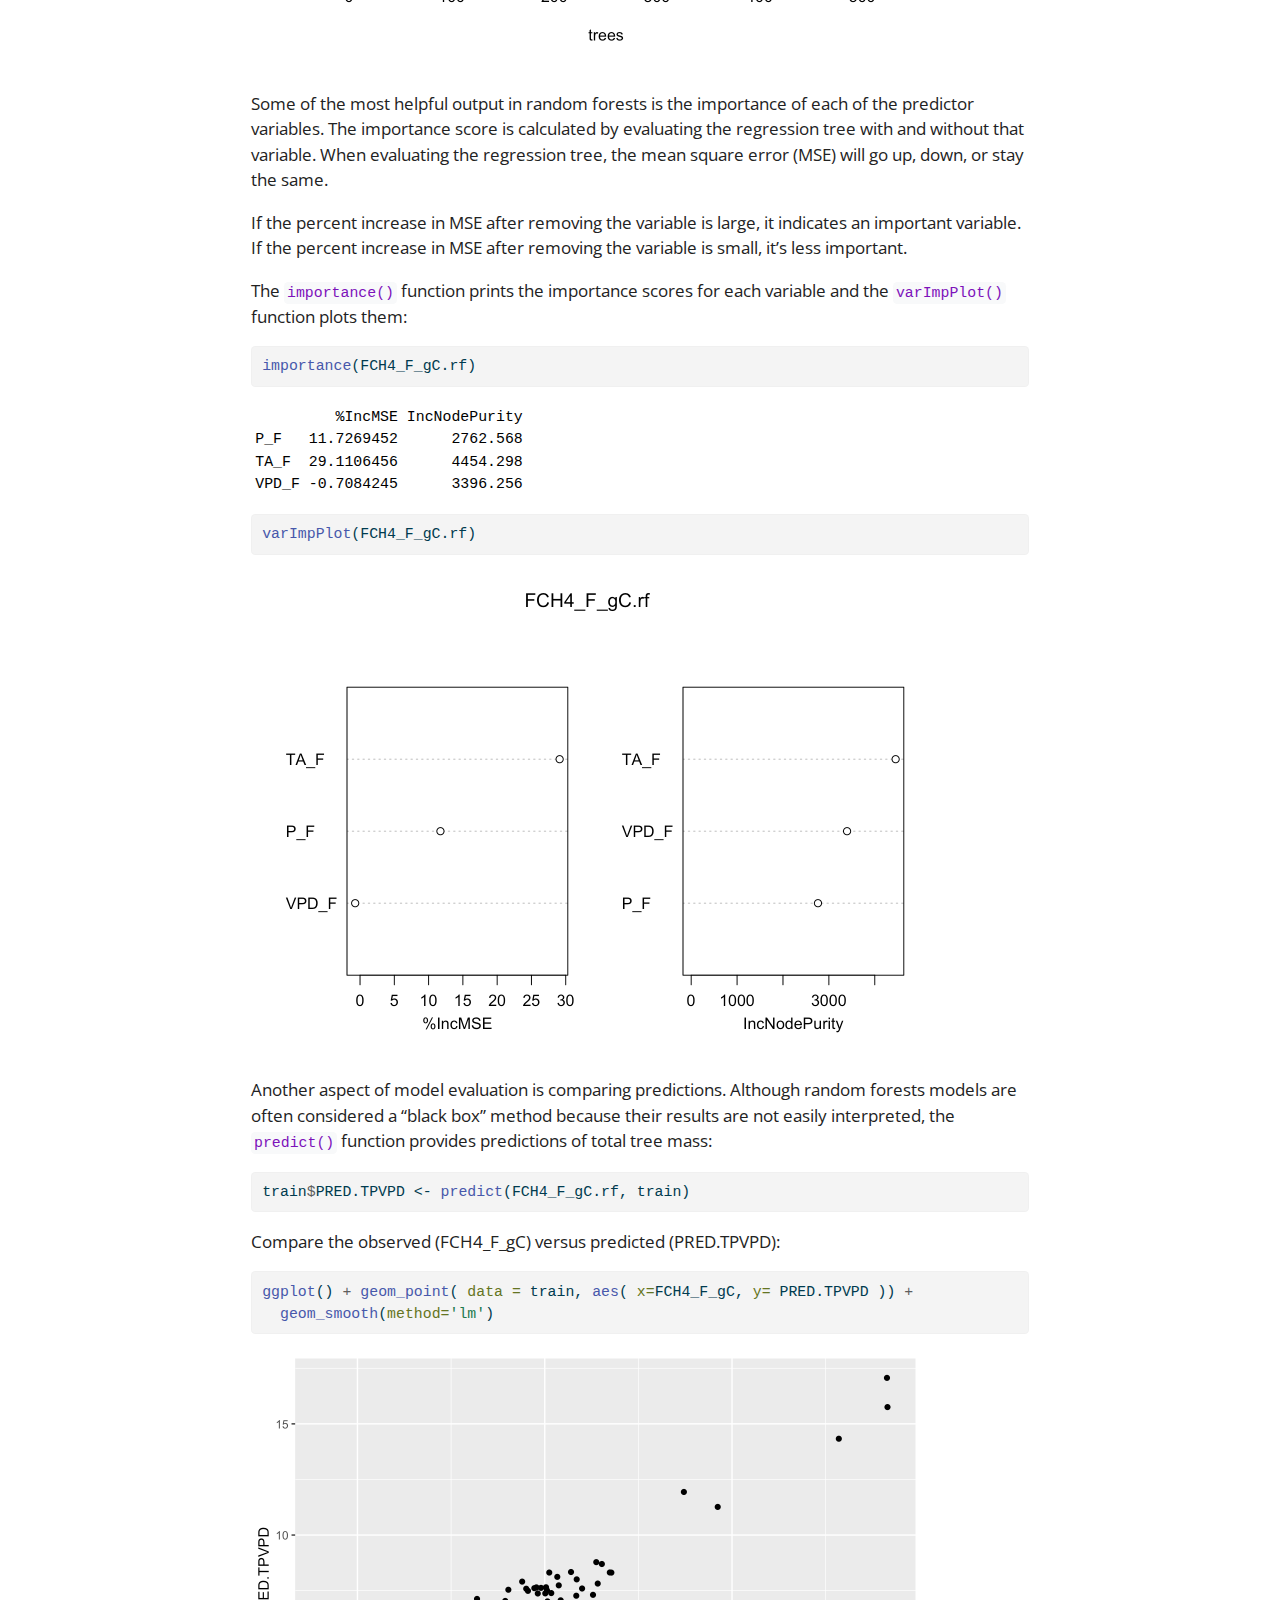
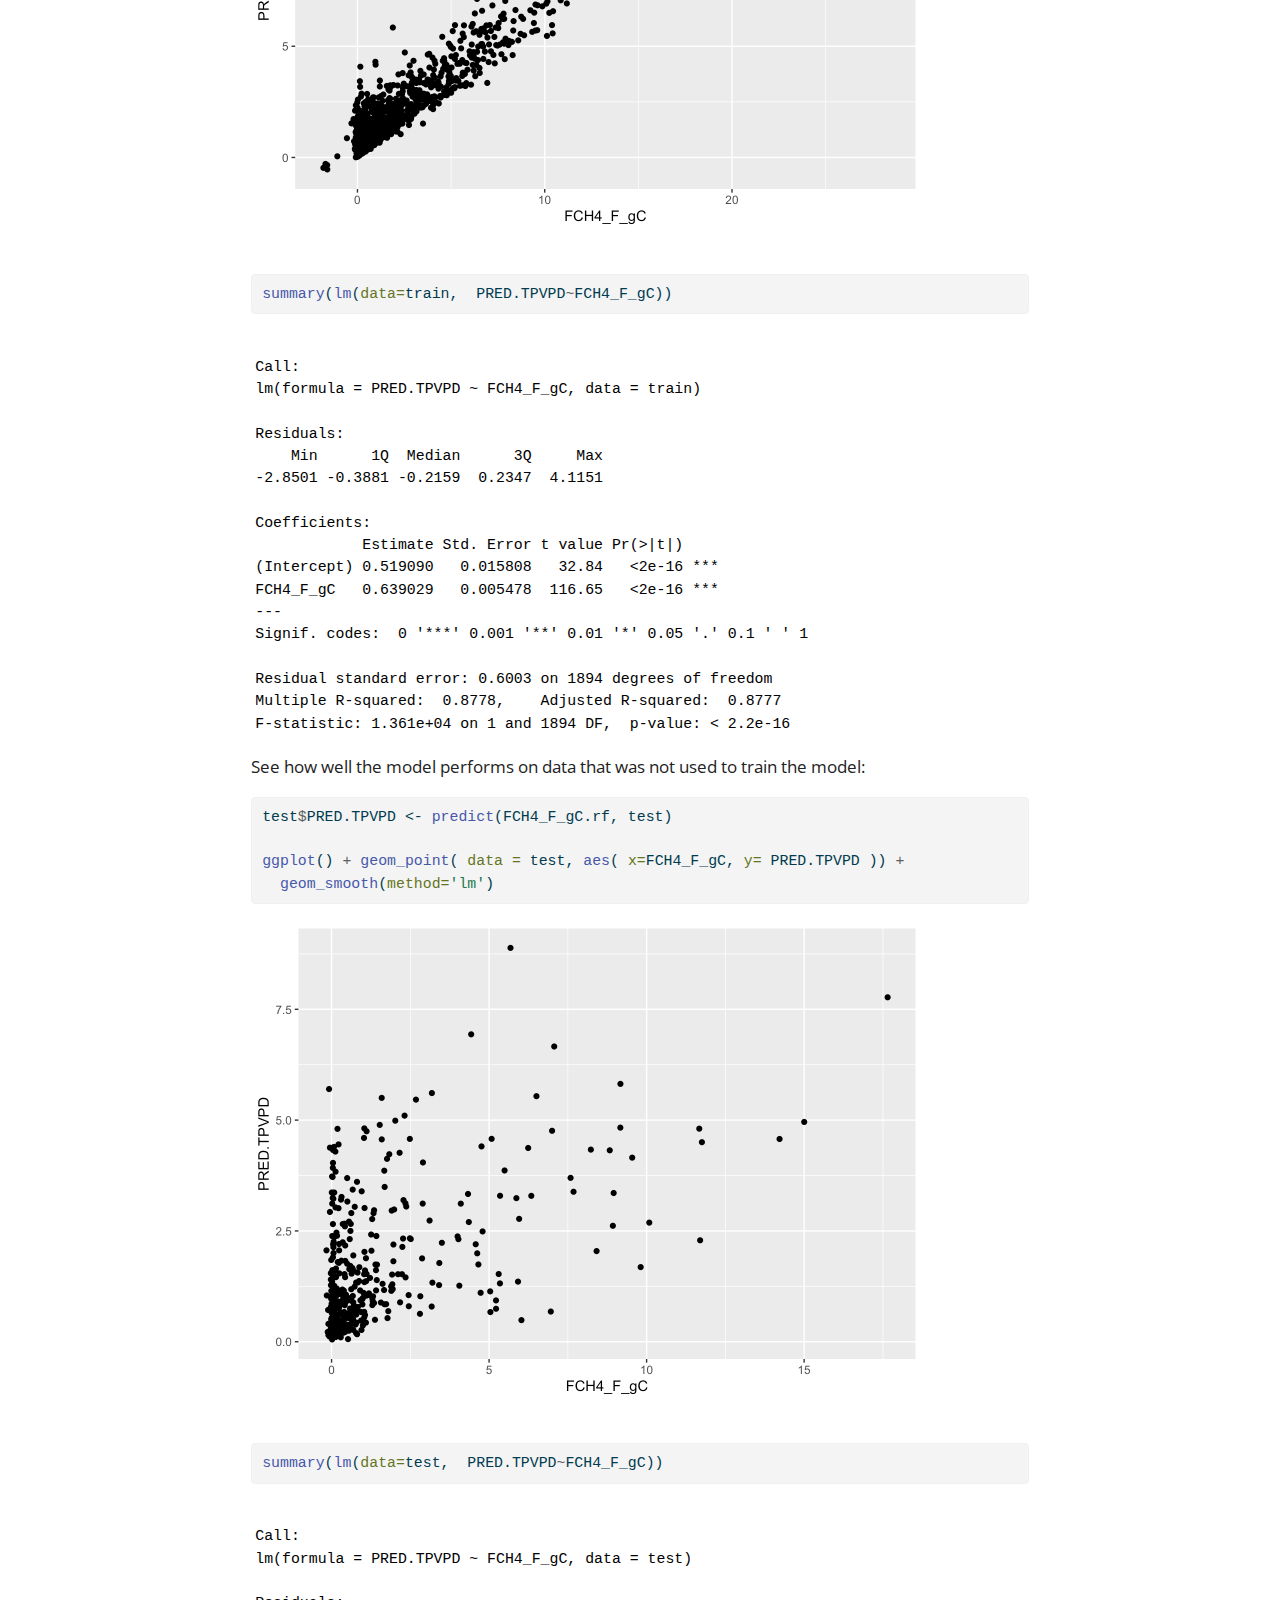
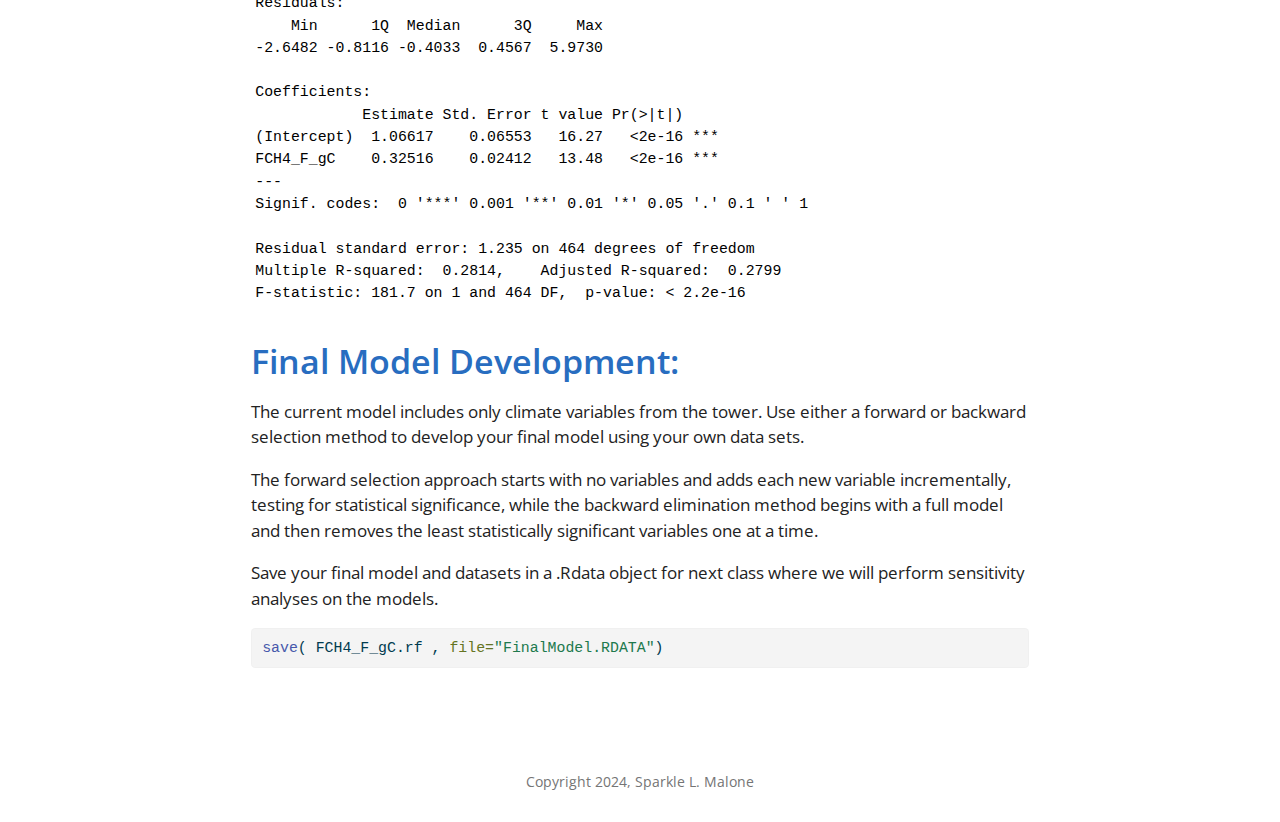
<file: docs/random_forest.html>
<!DOCTYPE html>
<html xmlns="http://www.w3.org/1999/xhtml" lang="en" xml:lang="en"><head>

<meta charset="utf-8">
<meta name="generator" content="quarto-1.5.57">

<meta name="viewport" content="width=device-width, initial-scale=1.0, user-scalable=yes">


<title>Introduction to Machine Learning with RandomForest</title>
<style>
code{white-space: pre-wrap;}
span.smallcaps{font-variant: small-caps;}
div.columns{display: flex; gap: min(4vw, 1.5em);}
div.column{flex: auto; overflow-x: auto;}
div.hanging-indent{margin-left: 1.5em; text-indent: -1.5em;}
ul.task-list{list-style: none;}
ul.task-list li input[type="checkbox"] {
  width: 0.8em;
  margin: 0 0.8em 0.2em -1em; /* quarto-specific, see https://github.com/quarto-dev/quarto-cli/issues/4556 */ 
  vertical-align: middle;
}
/* CSS for syntax highlighting */
pre > code.sourceCode { white-space: pre; position: relative; }
pre > code.sourceCode > span { line-height: 1.25; }
pre > code.sourceCode > span:empty { height: 1.2em; }
.sourceCode { overflow: visible; }
code.sourceCode > span { color: inherit; text-decoration: inherit; }
div.sourceCode { margin: 1em 0; }
pre.sourceCode { margin: 0; }
@media screen {
div.sourceCode { overflow: auto; }
}
@media print {
pre > code.sourceCode { white-space: pre-wrap; }
pre > code.sourceCode > span { display: inline-block; text-indent: -5em; padding-left: 5em; }
}
pre.numberSource code
  { counter-reset: source-line 0; }
pre.numberSource code > span
  { position: relative; left: -4em; counter-increment: source-line; }
pre.numberSource code > span > a:first-child::before
  { content: counter(source-line);
    position: relative; left: -1em; text-align: right; vertical-align: baseline;
    border: none; display: inline-block;
    -webkit-touch-callout: none; -webkit-user-select: none;
    -khtml-user-select: none; -moz-user-select: none;
    -ms-user-select: none; user-select: none;
    padding: 0 4px; width: 4em;
  }
pre.numberSource { margin-left: 3em;  padding-left: 4px; }
div.sourceCode
  {   }
@media screen {
pre > code.sourceCode > span > a:first-child::before { text-decoration: underline; }
}
</style>


<script src="site_libs/quarto-nav/quarto-nav.js"></script>
<script src="site_libs/quarto-nav/headroom.min.js"></script>
<script src="site_libs/clipboard/clipboard.min.js"></script>
<script src="site_libs/quarto-search/autocomplete.umd.js"></script>
<script src="site_libs/quarto-search/fuse.min.js"></script>
<script src="site_libs/quarto-search/quarto-search.js"></script>
<meta name="quarto:offset" content="./">
<script src="site_libs/quarto-html/quarto.js"></script>
<script src="site_libs/quarto-html/popper.min.js"></script>
<script src="site_libs/quarto-html/tippy.umd.min.js"></script>
<script src="site_libs/quarto-html/anchor.min.js"></script>
<link href="site_libs/quarto-html/tippy.css" rel="stylesheet">
<link href="site_libs/quarto-html/quarto-syntax-highlighting.css" rel="stylesheet" id="quarto-text-highlighting-styles">
<script src="site_libs/bootstrap/bootstrap.min.js"></script>
<link href="site_libs/bootstrap/bootstrap-icons.css" rel="stylesheet">
<link href="site_libs/bootstrap/bootstrap.min.css" rel="stylesheet" id="quarto-bootstrap" data-mode="light">
<script id="quarto-search-options" type="application/json">{
  "location": "sidebar",
  "copy-button": false,
  "collapse-after": 3,
  "panel-placement": "start",
  "type": "textbox",
  "limit": 50,
  "keyboard-shortcut": [
    "f",
    "/",
    "s"
  ],
  "show-item-context": false,
  "language": {
    "search-no-results-text": "No results",
    "search-matching-documents-text": "matching documents",
    "search-copy-link-title": "Copy link to search",
    "search-hide-matches-text": "Hide additional matches",
    "search-more-match-text": "more match in this document",
    "search-more-matches-text": "more matches in this document",
    "search-clear-button-title": "Clear",
    "search-text-placeholder": "",
    "search-detached-cancel-button-title": "Cancel",
    "search-submit-button-title": "Submit",
    "search-label": "Search"
  }
}</script>


</head>

<body class="nav-sidebar docked">

<div id="quarto-search-results"></div>
  <header id="quarto-header" class="headroom fixed-top">
  <nav class="quarto-secondary-nav">
    <div class="container-fluid d-flex">
      <button type="button" class="quarto-btn-toggle btn" data-bs-toggle="collapse" role="button" data-bs-target=".quarto-sidebar-collapse-item" aria-controls="quarto-sidebar" aria-expanded="false" aria-label="Toggle sidebar navigation" onclick="if (window.quartoToggleHeadroom) { window.quartoToggleHeadroom(); }">
        <i class="bi bi-layout-text-sidebar-reverse"></i>
      </button>
        <nav class="quarto-page-breadcrumbs" aria-label="breadcrumb"><ol class="breadcrumb"><li class="breadcrumb-item"><a href="./random_forest.html">Machine Learning in R</a></li><li class="breadcrumb-item"><a href="./random_forest.html">Random Forest</a></li></ol></nav>
        <a class="flex-grow-1" role="navigation" data-bs-toggle="collapse" data-bs-target=".quarto-sidebar-collapse-item" aria-controls="quarto-sidebar" aria-expanded="false" aria-label="Toggle sidebar navigation" onclick="if (window.quartoToggleHeadroom) { window.quartoToggleHeadroom(); }">      
        </a>
      <button type="button" class="btn quarto-search-button" aria-label="Search" onclick="window.quartoOpenSearch();">
        <i class="bi bi-search"></i>
      </button>
    </div>
  </nav>
</header>
<!-- content -->
<div id="quarto-content" class="quarto-container page-columns page-rows-contents page-layout-article">
<!-- sidebar -->
  <nav id="quarto-sidebar" class="sidebar collapse collapse-horizontal quarto-sidebar-collapse-item sidebar-navigation docked overflow-auto">
    <div class="pt-lg-2 mt-2 text-left sidebar-header sidebar-header-stacked">
      <a href="./index.html" class="sidebar-logo-link">
      <img src="./images/YSEwordmark2L_RGB-KO.png" alt="" class="sidebar-logo py-0 d-lg-inline d-none">
      </a>
    <div class="sidebar-title mb-0 py-0">
      <a href="./">ENV 730</a> 
        <div class="sidebar-tools-main">
    <a href="https://github.com/YSE-Environmental-Data-Science/EDS_course" title="" class="quarto-navigation-tool px-1" aria-label=""><i class="bi bi-github"></i></a>
</div>
    </div>
      </div>
        <div class="mt-2 flex-shrink-0 align-items-center">
        <div class="sidebar-search">
        <div id="quarto-search" class="" title="Search"></div>
        </div>
        </div>
    <div class="sidebar-menu-container"> 
    <ul class="list-unstyled mt-1">
        <li class="sidebar-item">
  <div class="sidebar-item-container"> 
  <a href="./index.html" class="sidebar-item-text sidebar-link">
 <span class="menu-text">Syllabus</span></a>
  </div>
</li>
        <li class="sidebar-item sidebar-item-section">
      <div class="sidebar-item-container"> 
            <a class="sidebar-item-text sidebar-link text-start" data-bs-toggle="collapse" data-bs-target="#quarto-sidebar-section-1" role="navigation" aria-expanded="true">
 <span class="menu-text">Introduction to R</span></a>
          <a class="sidebar-item-toggle text-start" data-bs-toggle="collapse" data-bs-target="#quarto-sidebar-section-1" role="navigation" aria-expanded="true" aria-label="Toggle section">
            <i class="bi bi-chevron-right ms-2"></i>
          </a> 
      </div>
      <ul id="quarto-sidebar-section-1" class="collapse list-unstyled sidebar-section depth1 show">  
          <li class="sidebar-item">
  <div class="sidebar-item-container"> 
  <a href="./data_basics.html" class="sidebar-item-text sidebar-link">
 <span class="menu-text">Data Basics</span></a>
  </div>
</li>
          <li class="sidebar-item">
  <div class="sidebar-item-container"> 
  <a href="./sf.html" class="sidebar-item-text sidebar-link">
 <span class="menu-text">Vector Data</span></a>
  </div>
</li>
          <li class="sidebar-item">
  <div class="sidebar-item-container"> 
  <a href="./terra.html" class="sidebar-item-text sidebar-link">
 <span class="menu-text">Raster Data</span></a>
  </div>
</li>
      </ul>
  </li>
        <li class="sidebar-item sidebar-item-section">
      <div class="sidebar-item-container"> 
            <a class="sidebar-item-text sidebar-link text-start" data-bs-toggle="collapse" data-bs-target="#quarto-sidebar-section-2" role="navigation" aria-expanded="true">
 <span class="menu-text">Data Integration in R</span></a>
          <a class="sidebar-item-toggle text-start" data-bs-toggle="collapse" data-bs-target="#quarto-sidebar-section-2" role="navigation" aria-expanded="true" aria-label="Toggle section">
            <i class="bi bi-chevron-right ms-2"></i>
          </a> 
      </div>
      <ul id="quarto-sidebar-section-2" class="collapse list-unstyled sidebar-section depth1 show">  
          <li class="sidebar-item">
  <div class="sidebar-item-container"> 
  <a href="./data_integration.html" class="sidebar-item-text sidebar-link">
 <span class="menu-text">Data Integration</span></a>
  </div>
</li>
      </ul>
  </li>
        <li class="sidebar-item sidebar-item-section">
      <div class="sidebar-item-container"> 
            <a class="sidebar-item-text sidebar-link text-start" data-bs-toggle="collapse" data-bs-target="#quarto-sidebar-section-3" role="navigation" aria-expanded="true">
 <span class="menu-text">Machine Learning in R</span></a>
          <a class="sidebar-item-toggle text-start" data-bs-toggle="collapse" data-bs-target="#quarto-sidebar-section-3" role="navigation" aria-expanded="true" aria-label="Toggle section">
            <i class="bi bi-chevron-right ms-2"></i>
          </a> 
      </div>
      <ul id="quarto-sidebar-section-3" class="collapse list-unstyled sidebar-section depth1 show">  
          <li class="sidebar-item">
  <div class="sidebar-item-container"> 
  <a href="./random_forest.html" class="sidebar-item-text sidebar-link active">
 <span class="menu-text">Random Forest</span></a>
  </div>
</li>
          <li class="sidebar-item">
  <div class="sidebar-item-container"> 
  <a href="./sensitivity.html" class="sidebar-item-text sidebar-link">
 <span class="menu-text">Sensitivity Analysis</span></a>
  </div>
</li>
      </ul>
  </li>
        <li class="sidebar-item sidebar-item-section">
      <div class="sidebar-item-container"> 
            <a class="sidebar-item-text sidebar-link text-start" data-bs-toggle="collapse" data-bs-target="#quarto-sidebar-section-4" role="navigation" aria-expanded="true">
 <span class="menu-text">Dynamic Models in R</span></a>
          <a class="sidebar-item-toggle text-start" data-bs-toggle="collapse" data-bs-target="#quarto-sidebar-section-4" role="navigation" aria-expanded="true" aria-label="Toggle section">
            <i class="bi bi-chevron-right ms-2"></i>
          </a> 
      </div>
      <ul id="quarto-sidebar-section-4" class="collapse list-unstyled sidebar-section depth1 show">  
          <li class="sidebar-item">
  <div class="sidebar-item-container"> 
  <a href="./spatial_projections.html" class="sidebar-item-text sidebar-link">
 <span class="menu-text">Spatial Model Visualization</span></a>
  </div>
</li>
      </ul>
  </li>
    </ul>
    </div>
</nav>
<div id="quarto-sidebar-glass" class="quarto-sidebar-collapse-item" data-bs-toggle="collapse" data-bs-target=".quarto-sidebar-collapse-item"></div>
<!-- margin-sidebar -->
    <div id="quarto-margin-sidebar" class="sidebar margin-sidebar">
        <nav id="TOC" role="doc-toc" class="toc-active">
    <h2 id="toc-title">On this page</h2>
   
  <ul>
  <li><a href="#install-packages" id="toc-install-packages" class="nav-link active" data-scroll-target="#install-packages">Install Packages:</a></li>
  <li><a href="#load-libraries" id="toc-load-libraries" class="nav-link" data-scroll-target="#load-libraries">Load Libraries:</a></li>
  <li><a href="#final-model-development" id="toc-final-model-development" class="nav-link" data-scroll-target="#final-model-development">Final Model Development:</a></li>
  </ul>
</nav>
    </div>
<!-- main -->
<main class="content" id="quarto-document-content">

<header id="title-block-header" class="quarto-title-block default"><nav class="quarto-page-breadcrumbs quarto-title-breadcrumbs d-none d-lg-block" aria-label="breadcrumb"><ol class="breadcrumb"><li class="breadcrumb-item"><a href="./random_forest.html">Machine Learning in R</a></li><li class="breadcrumb-item"><a href="./random_forest.html">Random Forest</a></li></ol></nav>
<div class="quarto-title">
<h1 class="title">Introduction to Machine Learning with RandomForest</h1>
</div>



<div class="quarto-title-meta">

    
  
    
  </div>
  


</header>


<section id="install-packages" class="level3">
<h3 class="anchored" data-anchor-id="install-packages">Install Packages:</h3>
<div class="cell">
<div class="sourceCode cell-code" id="cb1"><pre class="sourceCode r code-with-copy"><code class="sourceCode r"><span id="cb1-1"><a href="#cb1-1" aria-hidden="true" tabindex="-1"></a><span class="fu">install.packages</span>(<span class="st">"randomForest"</span>)</span>
<span id="cb1-2"><a href="#cb1-2" aria-hidden="true" tabindex="-1"></a><span class="fu">install.packages</span>(<span class="st">"tidyverse"</span>)</span>
<span id="cb1-3"><a href="#cb1-3" aria-hidden="true" tabindex="-1"></a><span class="fu">install.packages</span>(<span class="st">"GGally"</span>)</span></code><button title="Copy to Clipboard" class="code-copy-button"><i class="bi"></i></button></pre></div>
</div>
</section>
<section id="load-libraries" class="level3">
<h3 class="anchored" data-anchor-id="load-libraries">Load Libraries:</h3>
<div class="cell">
<div class="sourceCode cell-code" id="cb2"><pre class="sourceCode r code-with-copy"><code class="sourceCode r"><span id="cb2-1"><a href="#cb2-1" aria-hidden="true" tabindex="-1"></a><span class="fu">library</span>(randomForest)</span>
<span id="cb2-2"><a href="#cb2-2" aria-hidden="true" tabindex="-1"></a><span class="fu">library</span>(tidyverse)</span>
<span id="cb2-3"><a href="#cb2-3" aria-hidden="true" tabindex="-1"></a><span class="fu">library</span>(GGally)</span></code><button title="Copy to Clipboard" class="code-copy-button"><i class="bi"></i></button></pre></div>
</div>
<p>Boosted regression trees (BRT) represent a versatile machine learning technique applicable to both classification and regression tasks. This approach facilitates the assessment of the relative significance of numerous variables associated with a target response variable. In this workshop, our focus will be on utilizing BRT to develop a model for monthly methane fluxes originating from natural ecosystems. We’ll leverage climate and moisture conditions within these ecosystems to enhance predictive accuracy and understanding.</p>
<p>Read in the <a href="https://yale.instructure.com/courses/101353/files/10186091?wrap=1">data</a>:</p>
<div class="cell">
<div class="sourceCode cell-code" id="cb3"><pre class="sourceCode r code-with-copy"><code class="sourceCode r"><span id="cb3-1"><a href="#cb3-1" aria-hidden="true" tabindex="-1"></a><span class="fu">load</span>(<span class="st">'RANDOMFOREST_DATASET.RDATA'</span> )</span></code><button title="Copy to Clipboard" class="code-copy-button"><i class="bi"></i></button></pre></div>
</div>
<p>Our ultimate interest is in predicting monthly methane fluxes using both dynamic and static attribute of ecosystems. Before we start modeling with the data, it is a good practice to first visualize the variables. The <code>ggpairs()</code> function from the GGally package is a useful tool that visualizes the distribution and correlation between variables:</p>
<div class="cell">
<div class="sourceCode cell-code" id="cb4"><pre class="sourceCode r code-with-copy"><code class="sourceCode r"><span id="cb4-1"><a href="#cb4-1" aria-hidden="true" tabindex="-1"></a><span class="fu">ggpairs</span>(fluxnet, <span class="at">columns =</span> <span class="fu">c</span>(<span class="dv">3</span><span class="sc">:</span><span class="dv">7</span>, <span class="dv">12</span><span class="sc">:</span><span class="dv">13</span>))</span></code><button title="Copy to Clipboard" class="code-copy-button"><i class="bi"></i></button></pre></div>
<div class="cell-output-display">
<div>
<figure class="figure">
<p><img src="random_forest_files/figure-html/unnamed-chunk-5-1.png" class="img-fluid figure-img" width="672"></p>
</figure>
</div>
</div>
</div>
<p>Next we need to divide the data into testing (20%) and training (80%) sets in a reproducible way:</p>
<div class="cell">
<div class="sourceCode cell-code" id="cb5"><pre class="sourceCode r code-with-copy"><code class="sourceCode r"><span id="cb5-1"><a href="#cb5-1" aria-hidden="true" tabindex="-1"></a><span class="fu">set.seed</span>(<span class="dv">111</span>) <span class="co"># set the randomnumber generator</span></span>
<span id="cb5-2"><a href="#cb5-2" aria-hidden="true" tabindex="-1"></a></span>
<span id="cb5-3"><a href="#cb5-3" aria-hidden="true" tabindex="-1"></a><span class="co">#create ID column</span></span>
<span id="cb5-4"><a href="#cb5-4" aria-hidden="true" tabindex="-1"></a>fluxnet<span class="sc">$</span>id <span class="ot">&lt;-</span> <span class="dv">1</span><span class="sc">:</span><span class="fu">nrow</span>(fluxnet)</span>
<span id="cb5-5"><a href="#cb5-5" aria-hidden="true" tabindex="-1"></a></span>
<span id="cb5-6"><a href="#cb5-6" aria-hidden="true" tabindex="-1"></a><span class="co">#use 80% of dataset as training set and 30% as test set </span></span>
<span id="cb5-7"><a href="#cb5-7" aria-hidden="true" tabindex="-1"></a>train <span class="ot">&lt;-</span> fluxnet <span class="sc">%&gt;%</span> dplyr<span class="sc">::</span><span class="fu">sample_frac</span>(<span class="fl">0.80</span>)</span>
<span id="cb5-8"><a href="#cb5-8" aria-hidden="true" tabindex="-1"></a>test  <span class="ot">&lt;-</span> dplyr<span class="sc">::</span><span class="fu">anti_join</span>(fluxnet, train, <span class="at">by =</span> <span class="st">'id'</span>)</span></code><button title="Copy to Clipboard" class="code-copy-button"><i class="bi"></i></button></pre></div>
</div>
<p>We will use the <code>randomForest()</code> function to predict monthly natural methane efflux using several variables in the dataset. A few other key statements to use in the <code>randomForest()</code> function are:</p>
<ol type="1">
<li>keep.forest = T: This will save the random forest output, which will be helpful in summarizing the results.</li>
<li>importance = TRUE: This will assess the importance of each of the predictors, essential output in random forests.</li>
<li>mtry = 1: This tells the function to randomly sample one variable at each split in the random forest. For applications in regression, the default value is the number of predictor variables divided by three (and rounded down). In the modeling, several small samples of the entire data set are taken. Any observations that are not taken are called “out-of-bag” samples.</li>
<li>ntree = 500: This tells the function to grow 500 trees. Generally, a larger number of trees will produce more stable estimates. However, increasing the number of trees needs to be done with consideration of time and memory issues when dealing with large data sets.</li>
</ol>
<p>Our response variable in the random forests model is FCH4_F_gC and predictors are P_F, TA_F, VPD_F, IGBP, NDVI, and EVI. We will only explore a few of these variables below:</p>
<div class="cell">
<div class="sourceCode cell-code" id="cb6"><pre class="sourceCode r code-with-copy"><code class="sourceCode r"><span id="cb6-1"><a href="#cb6-1" aria-hidden="true" tabindex="-1"></a>FCH4_F_gC.rf <span class="ot">&lt;-</span> <span class="fu">randomForest</span>(FCH4_F_gC <span class="sc">~</span> P_F <span class="sc">+</span> TA_F <span class="sc">+</span> VPD_F ,</span>
<span id="cb6-2"><a href="#cb6-2" aria-hidden="true" tabindex="-1"></a>                        <span class="at">data =</span> train,</span>
<span id="cb6-3"><a href="#cb6-3" aria-hidden="true" tabindex="-1"></a>                        <span class="at">keep.forest =</span> T,</span>
<span id="cb6-4"><a href="#cb6-4" aria-hidden="true" tabindex="-1"></a>                        <span class="at">importance =</span> <span class="cn">TRUE</span>, </span>
<span id="cb6-5"><a href="#cb6-5" aria-hidden="true" tabindex="-1"></a>                        <span class="at">mtry =</span> <span class="dv">1</span>,</span>
<span id="cb6-6"><a href="#cb6-6" aria-hidden="true" tabindex="-1"></a>                        <span class="at">ntree =</span> <span class="dv">500</span>,</span>
<span id="cb6-7"><a href="#cb6-7" aria-hidden="true" tabindex="-1"></a>                        <span class="at">keep.inbag=</span><span class="cn">TRUE</span>)</span>
<span id="cb6-8"><a href="#cb6-8" aria-hidden="true" tabindex="-1"></a>FCH4_F_gC.rf</span></code><button title="Copy to Clipboard" class="code-copy-button"><i class="bi"></i></button></pre></div>
<div class="cell-output cell-output-stdout">
<pre><code>
Call:
 randomForest(formula = FCH4_F_gC ~ P_F + TA_F + VPD_F, data = train,      keep.forest = T, importance = TRUE, mtry = 1, ntree = 500,      keep.inbag = TRUE) 
               Type of random forest: regression
                     Number of trees: 500
No. of variables tried at each split: 1

          Mean of squared residuals: 4.887725
                    % Var explained: 22.83</code></pre>
</div>
</div>
<p>Note the mean of squared residuals and the percent variation explained (analogous to R-squared) provided in the output.</p>
<p>Visualize the out-of-bag error rates of the random forests models using the <code>plot()</code> function. In this application, although we specified 500 trees, the out-of-bag error generally stabilizes after 100 trees:</p>
<div class="cell">
<div class="sourceCode cell-code" id="cb8"><pre class="sourceCode r code-with-copy"><code class="sourceCode r"><span id="cb8-1"><a href="#cb8-1" aria-hidden="true" tabindex="-1"></a><span class="fu">plot</span>(FCH4_F_gC.rf)</span></code><button title="Copy to Clipboard" class="code-copy-button"><i class="bi"></i></button></pre></div>
<div class="cell-output-display">
<div>
<figure class="figure">
<p><img src="random_forest_files/figure-html/unnamed-chunk-8-1.png" class="img-fluid figure-img" width="672"></p>
</figure>
</div>
</div>
</div>
<p>Some of the most helpful output in random forests is the importance of each of the predictor variables. The importance score is calculated by evaluating the regression tree with and without that variable. When evaluating the regression tree, the mean square error (MSE) will go up, down, or stay the same.</p>
<p>If the percent increase in MSE after removing the variable is large, it indicates an important variable. If the percent increase in MSE after removing the variable is small, it’s less important.</p>
<p>The <code>importance()</code> function prints the importance scores for each variable and the <code>varImpPlot()</code> function plots them:</p>
<div class="cell">
<div class="sourceCode cell-code" id="cb9"><pre class="sourceCode r code-with-copy"><code class="sourceCode r"><span id="cb9-1"><a href="#cb9-1" aria-hidden="true" tabindex="-1"></a><span class="fu">importance</span>(FCH4_F_gC.rf)</span></code><button title="Copy to Clipboard" class="code-copy-button"><i class="bi"></i></button></pre></div>
<div class="cell-output cell-output-stdout">
<pre><code>         %IncMSE IncNodePurity
P_F   11.7269452      2762.568
TA_F  29.1106456      4454.298
VPD_F -0.7084245      3396.256</code></pre>
</div>
<div class="sourceCode cell-code" id="cb11"><pre class="sourceCode r code-with-copy"><code class="sourceCode r"><span id="cb11-1"><a href="#cb11-1" aria-hidden="true" tabindex="-1"></a><span class="fu">varImpPlot</span>(FCH4_F_gC.rf)</span></code><button title="Copy to Clipboard" class="code-copy-button"><i class="bi"></i></button></pre></div>
<div class="cell-output-display">
<div>
<figure class="figure">
<p><img src="random_forest_files/figure-html/unnamed-chunk-9-1.png" class="img-fluid figure-img" width="672"></p>
</figure>
</div>
</div>
</div>
<p>Another aspect of model evaluation is comparing predictions. Although random forests models are often considered a “black box” method because their results are not easily interpreted, the <code>predict()</code> function provides predictions of total tree mass:</p>
<div class="cell">
<div class="sourceCode cell-code" id="cb12"><pre class="sourceCode r code-with-copy"><code class="sourceCode r"><span id="cb12-1"><a href="#cb12-1" aria-hidden="true" tabindex="-1"></a>train<span class="sc">$</span>PRED.TPVPD <span class="ot">&lt;-</span> <span class="fu">predict</span>(FCH4_F_gC.rf, train)</span></code><button title="Copy to Clipboard" class="code-copy-button"><i class="bi"></i></button></pre></div>
</div>
<p>Compare the observed (FCH4_F_gC) versus predicted (PRED.TPVPD):</p>
<div class="cell">
<div class="sourceCode cell-code" id="cb13"><pre class="sourceCode r code-with-copy"><code class="sourceCode r"><span id="cb13-1"><a href="#cb13-1" aria-hidden="true" tabindex="-1"></a><span class="fu">ggplot</span>() <span class="sc">+</span> <span class="fu">geom_point</span>( <span class="at">data =</span> train, <span class="fu">aes</span>( <span class="at">x=</span>FCH4_F_gC, <span class="at">y=</span> PRED.TPVPD )) <span class="sc">+</span></span>
<span id="cb13-2"><a href="#cb13-2" aria-hidden="true" tabindex="-1"></a>  <span class="fu">geom_smooth</span>(<span class="at">method=</span><span class="st">'lm'</span>)</span></code><button title="Copy to Clipboard" class="code-copy-button"><i class="bi"></i></button></pre></div>
<div class="cell-output-display">
<div>
<figure class="figure">
<p><img src="random_forest_files/figure-html/unnamed-chunk-11-1.png" class="img-fluid figure-img" width="672"></p>
</figure>
</div>
</div>
<div class="sourceCode cell-code" id="cb14"><pre class="sourceCode r code-with-copy"><code class="sourceCode r"><span id="cb14-1"><a href="#cb14-1" aria-hidden="true" tabindex="-1"></a><span class="fu">summary</span>(<span class="fu">lm</span>(<span class="at">data=</span>train,  PRED.TPVPD<span class="sc">~</span>FCH4_F_gC))</span></code><button title="Copy to Clipboard" class="code-copy-button"><i class="bi"></i></button></pre></div>
<div class="cell-output cell-output-stdout">
<pre><code>
Call:
lm(formula = PRED.TPVPD ~ FCH4_F_gC, data = train)

Residuals:
    Min      1Q  Median      3Q     Max 
-2.8501 -0.3881 -0.2159  0.2347  4.1151 

Coefficients:
            Estimate Std. Error t value Pr(&gt;|t|)    
(Intercept) 0.519090   0.015808   32.84   &lt;2e-16 ***
FCH4_F_gC   0.639029   0.005478  116.65   &lt;2e-16 ***
---
Signif. codes:  0 '***' 0.001 '**' 0.01 '*' 0.05 '.' 0.1 ' ' 1

Residual standard error: 0.6003 on 1894 degrees of freedom
Multiple R-squared:  0.8778,    Adjusted R-squared:  0.8777 
F-statistic: 1.361e+04 on 1 and 1894 DF,  p-value: &lt; 2.2e-16</code></pre>
</div>
</div>
<p>See how well the model performs on data that was not used to train the model:</p>
<div class="cell">
<div class="sourceCode cell-code" id="cb16"><pre class="sourceCode r code-with-copy"><code class="sourceCode r"><span id="cb16-1"><a href="#cb16-1" aria-hidden="true" tabindex="-1"></a>test<span class="sc">$</span>PRED.TPVPD <span class="ot">&lt;-</span> <span class="fu">predict</span>(FCH4_F_gC.rf, test)</span>
<span id="cb16-2"><a href="#cb16-2" aria-hidden="true" tabindex="-1"></a>  </span>
<span id="cb16-3"><a href="#cb16-3" aria-hidden="true" tabindex="-1"></a><span class="fu">ggplot</span>() <span class="sc">+</span> <span class="fu">geom_point</span>( <span class="at">data =</span> test, <span class="fu">aes</span>( <span class="at">x=</span>FCH4_F_gC, <span class="at">y=</span> PRED.TPVPD )) <span class="sc">+</span></span>
<span id="cb16-4"><a href="#cb16-4" aria-hidden="true" tabindex="-1"></a>  <span class="fu">geom_smooth</span>(<span class="at">method=</span><span class="st">'lm'</span>)</span></code><button title="Copy to Clipboard" class="code-copy-button"><i class="bi"></i></button></pre></div>
<div class="cell-output-display">
<div>
<figure class="figure">
<p><img src="random_forest_files/figure-html/unnamed-chunk-12-1.png" class="img-fluid figure-img" width="672"></p>
</figure>
</div>
</div>
<div class="sourceCode cell-code" id="cb17"><pre class="sourceCode r code-with-copy"><code class="sourceCode r"><span id="cb17-1"><a href="#cb17-1" aria-hidden="true" tabindex="-1"></a><span class="fu">summary</span>(<span class="fu">lm</span>(<span class="at">data=</span>test,  PRED.TPVPD<span class="sc">~</span>FCH4_F_gC))</span></code><button title="Copy to Clipboard" class="code-copy-button"><i class="bi"></i></button></pre></div>
<div class="cell-output cell-output-stdout">
<pre><code>
Call:
lm(formula = PRED.TPVPD ~ FCH4_F_gC, data = test)

Residuals:
    Min      1Q  Median      3Q     Max 
-2.6482 -0.8116 -0.4033  0.4567  5.9730 

Coefficients:
            Estimate Std. Error t value Pr(&gt;|t|)    
(Intercept)  1.06617    0.06553   16.27   &lt;2e-16 ***
FCH4_F_gC    0.32516    0.02412   13.48   &lt;2e-16 ***
---
Signif. codes:  0 '***' 0.001 '**' 0.01 '*' 0.05 '.' 0.1 ' ' 1

Residual standard error: 1.235 on 464 degrees of freedom
Multiple R-squared:  0.2814,    Adjusted R-squared:  0.2799 
F-statistic: 181.7 on 1 and 464 DF,  p-value: &lt; 2.2e-16</code></pre>
</div>
</div>
</section>
<section id="final-model-development" class="level1">
<h1>Final Model Development:</h1>
<p>The current model includes only climate variables from the tower. Use either a forward or backward selection method to develop your final model using your own data sets.</p>
<p>The forward selection approach starts with no variables and adds each new variable incrementally, testing for statistical significance, while the backward elimination method begins with a full model and then removes the least statistically significant variables one at a time.</p>
<p>Save your final model and datasets in a .Rdata object for next class where we will perform sensitivity analyses on the models.</p>
<div class="cell">
<div class="sourceCode cell-code" id="cb19"><pre class="sourceCode r code-with-copy"><code class="sourceCode r"><span id="cb19-1"><a href="#cb19-1" aria-hidden="true" tabindex="-1"></a><span class="fu">save</span>( FCH4_F_gC.rf , <span class="at">file=</span><span class="st">"FinalModel.RDATA"</span>)</span></code><button title="Copy to Clipboard" class="code-copy-button"><i class="bi"></i></button></pre></div>
</div>


</section>

</main> <!-- /main -->
<script id="quarto-html-after-body" type="application/javascript">
window.document.addEventListener("DOMContentLoaded", function (event) {
  const toggleBodyColorMode = (bsSheetEl) => {
    const mode = bsSheetEl.getAttribute("data-mode");
    const bodyEl = window.document.querySelector("body");
    if (mode === "dark") {
      bodyEl.classList.add("quarto-dark");
      bodyEl.classList.remove("quarto-light");
    } else {
      bodyEl.classList.add("quarto-light");
      bodyEl.classList.remove("quarto-dark");
    }
  }
  const toggleBodyColorPrimary = () => {
    const bsSheetEl = window.document.querySelector("link#quarto-bootstrap");
    if (bsSheetEl) {
      toggleBodyColorMode(bsSheetEl);
    }
  }
  toggleBodyColorPrimary();  
  const icon = "";
  const anchorJS = new window.AnchorJS();
  anchorJS.options = {
    placement: 'right',
    icon: icon
  };
  anchorJS.add('.anchored');
  const isCodeAnnotation = (el) => {
    for (const clz of el.classList) {
      if (clz.startsWith('code-annotation-')) {                     
        return true;
      }
    }
    return false;
  }
  const onCopySuccess = function(e) {
    // button target
    const button = e.trigger;
    // don't keep focus
    button.blur();
    // flash "checked"
    button.classList.add('code-copy-button-checked');
    var currentTitle = button.getAttribute("title");
    button.setAttribute("title", "Copied!");
    let tooltip;
    if (window.bootstrap) {
      button.setAttribute("data-bs-toggle", "tooltip");
      button.setAttribute("data-bs-placement", "left");
      button.setAttribute("data-bs-title", "Copied!");
      tooltip = new bootstrap.Tooltip(button, 
        { trigger: "manual", 
          customClass: "code-copy-button-tooltip",
          offset: [0, -8]});
      tooltip.show();    
    }
    setTimeout(function() {
      if (tooltip) {
        tooltip.hide();
        button.removeAttribute("data-bs-title");
        button.removeAttribute("data-bs-toggle");
        button.removeAttribute("data-bs-placement");
      }
      button.setAttribute("title", currentTitle);
      button.classList.remove('code-copy-button-checked');
    }, 1000);
    // clear code selection
    e.clearSelection();
  }
  const getTextToCopy = function(trigger) {
      const codeEl = trigger.previousElementSibling.cloneNode(true);
      for (const childEl of codeEl.children) {
        if (isCodeAnnotation(childEl)) {
          childEl.remove();
        }
      }
      return codeEl.innerText;
  }
  const clipboard = new window.ClipboardJS('.code-copy-button:not([data-in-quarto-modal])', {
    text: getTextToCopy
  });
  clipboard.on('success', onCopySuccess);
  if (window.document.getElementById('quarto-embedded-source-code-modal')) {
    // For code content inside modals, clipBoardJS needs to be initialized with a container option
    // TODO: Check when it could be a function (https://github.com/zenorocha/clipboard.js/issues/860)
    const clipboardModal = new window.ClipboardJS('.code-copy-button[data-in-quarto-modal]', {
      text: getTextToCopy,
      container: window.document.getElementById('quarto-embedded-source-code-modal')
    });
    clipboardModal.on('success', onCopySuccess);
  }
    var localhostRegex = new RegExp(/^(?:http|https):\/\/localhost\:?[0-9]*\//);
    var mailtoRegex = new RegExp(/^mailto:/);
      var filterRegex = new RegExp('/' + window.location.host + '/');
    var isInternal = (href) => {
        return filterRegex.test(href) || localhostRegex.test(href) || mailtoRegex.test(href);
    }
    // Inspect non-navigation links and adorn them if external
 	var links = window.document.querySelectorAll('a[href]:not(.nav-link):not(.navbar-brand):not(.toc-action):not(.sidebar-link):not(.sidebar-item-toggle):not(.pagination-link):not(.no-external):not([aria-hidden]):not(.dropdown-item):not(.quarto-navigation-tool):not(.about-link)');
    for (var i=0; i<links.length; i++) {
      const link = links[i];
      if (!isInternal(link.href)) {
        // undo the damage that might have been done by quarto-nav.js in the case of
        // links that we want to consider external
        if (link.dataset.originalHref !== undefined) {
          link.href = link.dataset.originalHref;
        }
      }
    }
  function tippyHover(el, contentFn, onTriggerFn, onUntriggerFn) {
    const config = {
      allowHTML: true,
      maxWidth: 500,
      delay: 100,
      arrow: false,
      appendTo: function(el) {
          return el.parentElement;
      },
      interactive: true,
      interactiveBorder: 10,
      theme: 'quarto',
      placement: 'bottom-start',
    };
    if (contentFn) {
      config.content = contentFn;
    }
    if (onTriggerFn) {
      config.onTrigger = onTriggerFn;
    }
    if (onUntriggerFn) {
      config.onUntrigger = onUntriggerFn;
    }
    window.tippy(el, config); 
  }
  const noterefs = window.document.querySelectorAll('a[role="doc-noteref"]');
  for (var i=0; i<noterefs.length; i++) {
    const ref = noterefs[i];
    tippyHover(ref, function() {
      // use id or data attribute instead here
      let href = ref.getAttribute('data-footnote-href') || ref.getAttribute('href');
      try { href = new URL(href).hash; } catch {}
      const id = href.replace(/^#\/?/, "");
      const note = window.document.getElementById(id);
      if (note) {
        return note.innerHTML;
      } else {
        return "";
      }
    });
  }
  const xrefs = window.document.querySelectorAll('a.quarto-xref');
  const processXRef = (id, note) => {
    // Strip column container classes
    const stripColumnClz = (el) => {
      el.classList.remove("page-full", "page-columns");
      if (el.children) {
        for (const child of el.children) {
          stripColumnClz(child);
        }
      }
    }
    stripColumnClz(note)
    if (id === null || id.startsWith('sec-')) {
      // Special case sections, only their first couple elements
      const container = document.createElement("div");
      if (note.children && note.children.length > 2) {
        container.appendChild(note.children[0].cloneNode(true));
        for (let i = 1; i < note.children.length; i++) {
          const child = note.children[i];
          if (child.tagName === "P" && child.innerText === "") {
            continue;
          } else {
            container.appendChild(child.cloneNode(true));
            break;
          }
        }
        if (window.Quarto?.typesetMath) {
          window.Quarto.typesetMath(container);
        }
        return container.innerHTML
      } else {
        if (window.Quarto?.typesetMath) {
          window.Quarto.typesetMath(note);
        }
        return note.innerHTML;
      }
    } else {
      // Remove any anchor links if they are present
      const anchorLink = note.querySelector('a.anchorjs-link');
      if (anchorLink) {
        anchorLink.remove();
      }
      if (window.Quarto?.typesetMath) {
        window.Quarto.typesetMath(note);
      }
      // TODO in 1.5, we should make sure this works without a callout special case
      if (note.classList.contains("callout")) {
        return note.outerHTML;
      } else {
        return note.innerHTML;
      }
    }
  }
  for (var i=0; i<xrefs.length; i++) {
    const xref = xrefs[i];
    tippyHover(xref, undefined, function(instance) {
      instance.disable();
      let url = xref.getAttribute('href');
      let hash = undefined; 
      if (url.startsWith('#')) {
        hash = url;
      } else {
        try { hash = new URL(url).hash; } catch {}
      }
      if (hash) {
        const id = hash.replace(/^#\/?/, "");
        const note = window.document.getElementById(id);
        if (note !== null) {
          try {
            const html = processXRef(id, note.cloneNode(true));
            instance.setContent(html);
          } finally {
            instance.enable();
            instance.show();
          }
        } else {
          // See if we can fetch this
          fetch(url.split('#')[0])
          .then(res => res.text())
          .then(html => {
            const parser = new DOMParser();
            const htmlDoc = parser.parseFromString(html, "text/html");
            const note = htmlDoc.getElementById(id);
            if (note !== null) {
              const html = processXRef(id, note);
              instance.setContent(html);
            } 
          }).finally(() => {
            instance.enable();
            instance.show();
          });
        }
      } else {
        // See if we can fetch a full url (with no hash to target)
        // This is a special case and we should probably do some content thinning / targeting
        fetch(url)
        .then(res => res.text())
        .then(html => {
          const parser = new DOMParser();
          const htmlDoc = parser.parseFromString(html, "text/html");
          const note = htmlDoc.querySelector('main.content');
          if (note !== null) {
            // This should only happen for chapter cross references
            // (since there is no id in the URL)
            // remove the first header
            if (note.children.length > 0 && note.children[0].tagName === "HEADER") {
              note.children[0].remove();
            }
            const html = processXRef(null, note);
            instance.setContent(html);
          } 
        }).finally(() => {
          instance.enable();
          instance.show();
        });
      }
    }, function(instance) {
    });
  }
      let selectedAnnoteEl;
      const selectorForAnnotation = ( cell, annotation) => {
        let cellAttr = 'data-code-cell="' + cell + '"';
        let lineAttr = 'data-code-annotation="' +  annotation + '"';
        const selector = 'span[' + cellAttr + '][' + lineAttr + ']';
        return selector;
      }
      const selectCodeLines = (annoteEl) => {
        const doc = window.document;
        const targetCell = annoteEl.getAttribute("data-target-cell");
        const targetAnnotation = annoteEl.getAttribute("data-target-annotation");
        const annoteSpan = window.document.querySelector(selectorForAnnotation(targetCell, targetAnnotation));
        const lines = annoteSpan.getAttribute("data-code-lines").split(",");
        const lineIds = lines.map((line) => {
          return targetCell + "-" + line;
        })
        let top = null;
        let height = null;
        let parent = null;
        if (lineIds.length > 0) {
            //compute the position of the single el (top and bottom and make a div)
            const el = window.document.getElementById(lineIds[0]);
            top = el.offsetTop;
            height = el.offsetHeight;
            parent = el.parentElement.parentElement;
          if (lineIds.length > 1) {
            const lastEl = window.document.getElementById(lineIds[lineIds.length - 1]);
            const bottom = lastEl.offsetTop + lastEl.offsetHeight;
            height = bottom - top;
          }
          if (top !== null && height !== null && parent !== null) {
            // cook up a div (if necessary) and position it 
            let div = window.document.getElementById("code-annotation-line-highlight");
            if (div === null) {
              div = window.document.createElement("div");
              div.setAttribute("id", "code-annotation-line-highlight");
              div.style.position = 'absolute';
              parent.appendChild(div);
            }
            div.style.top = top - 2 + "px";
            div.style.height = height + 4 + "px";
            div.style.left = 0;
            let gutterDiv = window.document.getElementById("code-annotation-line-highlight-gutter");
            if (gutterDiv === null) {
              gutterDiv = window.document.createElement("div");
              gutterDiv.setAttribute("id", "code-annotation-line-highlight-gutter");
              gutterDiv.style.position = 'absolute';
              const codeCell = window.document.getElementById(targetCell);
              const gutter = codeCell.querySelector('.code-annotation-gutter');
              gutter.appendChild(gutterDiv);
            }
            gutterDiv.style.top = top - 2 + "px";
            gutterDiv.style.height = height + 4 + "px";
          }
          selectedAnnoteEl = annoteEl;
        }
      };
      const unselectCodeLines = () => {
        const elementsIds = ["code-annotation-line-highlight", "code-annotation-line-highlight-gutter"];
        elementsIds.forEach((elId) => {
          const div = window.document.getElementById(elId);
          if (div) {
            div.remove();
          }
        });
        selectedAnnoteEl = undefined;
      };
        // Handle positioning of the toggle
    window.addEventListener(
      "resize",
      throttle(() => {
        elRect = undefined;
        if (selectedAnnoteEl) {
          selectCodeLines(selectedAnnoteEl);
        }
      }, 10)
    );
    function throttle(fn, ms) {
    let throttle = false;
    let timer;
      return (...args) => {
        if(!throttle) { // first call gets through
            fn.apply(this, args);
            throttle = true;
        } else { // all the others get throttled
            if(timer) clearTimeout(timer); // cancel #2
            timer = setTimeout(() => {
              fn.apply(this, args);
              timer = throttle = false;
            }, ms);
        }
      };
    }
      // Attach click handler to the DT
      const annoteDls = window.document.querySelectorAll('dt[data-target-cell]');
      for (const annoteDlNode of annoteDls) {
        annoteDlNode.addEventListener('click', (event) => {
          const clickedEl = event.target;
          if (clickedEl !== selectedAnnoteEl) {
            unselectCodeLines();
            const activeEl = window.document.querySelector('dt[data-target-cell].code-annotation-active');
            if (activeEl) {
              activeEl.classList.remove('code-annotation-active');
            }
            selectCodeLines(clickedEl);
            clickedEl.classList.add('code-annotation-active');
          } else {
            // Unselect the line
            unselectCodeLines();
            clickedEl.classList.remove('code-annotation-active');
          }
        });
      }
  const findCites = (el) => {
    const parentEl = el.parentElement;
    if (parentEl) {
      const cites = parentEl.dataset.cites;
      if (cites) {
        return {
          el,
          cites: cites.split(' ')
        };
      } else {
        return findCites(el.parentElement)
      }
    } else {
      return undefined;
    }
  };
  var bibliorefs = window.document.querySelectorAll('a[role="doc-biblioref"]');
  for (var i=0; i<bibliorefs.length; i++) {
    const ref = bibliorefs[i];
    const citeInfo = findCites(ref);
    if (citeInfo) {
      tippyHover(citeInfo.el, function() {
        var popup = window.document.createElement('div');
        citeInfo.cites.forEach(function(cite) {
          var citeDiv = window.document.createElement('div');
          citeDiv.classList.add('hanging-indent');
          citeDiv.classList.add('csl-entry');
          var biblioDiv = window.document.getElementById('ref-' + cite);
          if (biblioDiv) {
            citeDiv.innerHTML = biblioDiv.innerHTML;
          }
          popup.appendChild(citeDiv);
        });
        return popup.innerHTML;
      });
    }
  }
});
</script>
</div> <!-- /content -->
<footer class="footer">
  <div class="nav-footer">
    <div class="nav-footer-left">
      &nbsp;
    </div>   
    <div class="nav-footer-center">
<p>Copyright 2024, Sparkle L. Malone</p>
</div>
    <div class="nav-footer-right">
      &nbsp;
    </div>
  </div>
</footer>




</body></html>
</file>
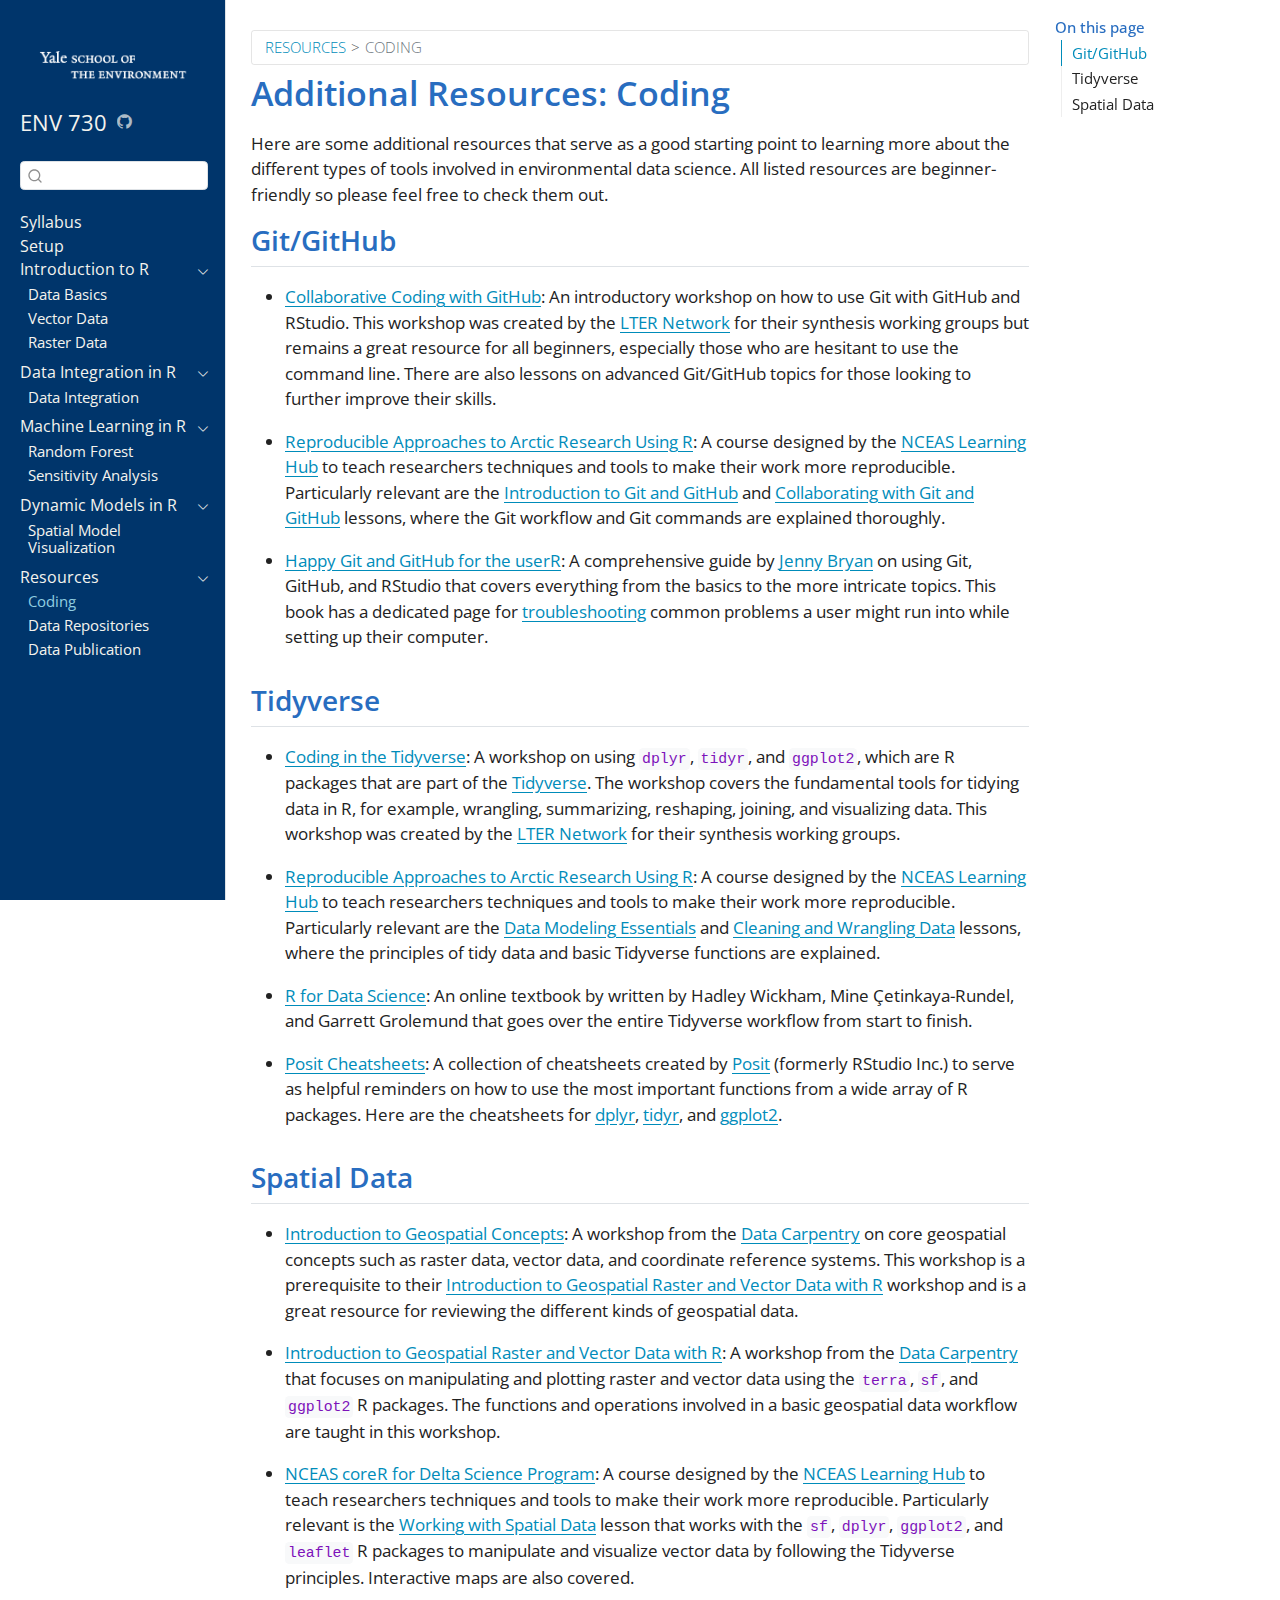
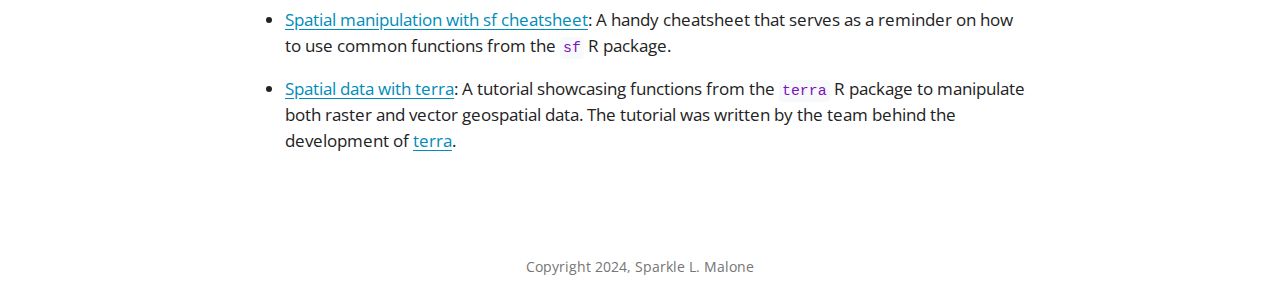
<file: docs/resources.html>
<!DOCTYPE html>
<html xmlns="http://www.w3.org/1999/xhtml" lang="en" xml:lang="en"><head>

<meta charset="utf-8">
<meta name="generator" content="quarto-1.5.57">

<meta name="viewport" content="width=device-width, initial-scale=1.0, user-scalable=yes">


<title>Additional Resources: Coding</title>
<style>
code{white-space: pre-wrap;}
span.smallcaps{font-variant: small-caps;}
div.columns{display: flex; gap: min(4vw, 1.5em);}
div.column{flex: auto; overflow-x: auto;}
div.hanging-indent{margin-left: 1.5em; text-indent: -1.5em;}
ul.task-list{list-style: none;}
ul.task-list li input[type="checkbox"] {
  width: 0.8em;
  margin: 0 0.8em 0.2em -1em; /* quarto-specific, see https://github.com/quarto-dev/quarto-cli/issues/4556 */ 
  vertical-align: middle;
}
</style>


<script src="site_libs/quarto-nav/quarto-nav.js"></script>
<script src="site_libs/quarto-nav/headroom.min.js"></script>
<script src="site_libs/clipboard/clipboard.min.js"></script>
<script src="site_libs/quarto-search/autocomplete.umd.js"></script>
<script src="site_libs/quarto-search/fuse.min.js"></script>
<script src="site_libs/quarto-search/quarto-search.js"></script>
<meta name="quarto:offset" content="./">
<link href="./images/favicon.png" rel="icon" type="image/png">
<script src="site_libs/quarto-html/quarto.js"></script>
<script src="site_libs/quarto-html/popper.min.js"></script>
<script src="site_libs/quarto-html/tippy.umd.min.js"></script>
<script src="site_libs/quarto-html/anchor.min.js"></script>
<link href="site_libs/quarto-html/tippy.css" rel="stylesheet">
<link href="site_libs/quarto-html/quarto-syntax-highlighting.css" rel="stylesheet" id="quarto-text-highlighting-styles">
<script src="site_libs/bootstrap/bootstrap.min.js"></script>
<link href="site_libs/bootstrap/bootstrap-icons.css" rel="stylesheet">
<link href="site_libs/bootstrap/bootstrap.min.css" rel="stylesheet" id="quarto-bootstrap" data-mode="light">
<script id="quarto-search-options" type="application/json">{
  "location": "sidebar",
  "copy-button": false,
  "collapse-after": 3,
  "panel-placement": "start",
  "type": "textbox",
  "limit": 50,
  "keyboard-shortcut": [
    "f",
    "/",
    "s"
  ],
  "show-item-context": false,
  "language": {
    "search-no-results-text": "No results",
    "search-matching-documents-text": "matching documents",
    "search-copy-link-title": "Copy link to search",
    "search-hide-matches-text": "Hide additional matches",
    "search-more-match-text": "more match in this document",
    "search-more-matches-text": "more matches in this document",
    "search-clear-button-title": "Clear",
    "search-text-placeholder": "",
    "search-detached-cancel-button-title": "Cancel",
    "search-submit-button-title": "Submit",
    "search-label": "Search"
  }
}</script>


</head>

<body class="nav-sidebar docked">

<div id="quarto-search-results"></div>
  <header id="quarto-header" class="headroom fixed-top">
  <nav class="quarto-secondary-nav">
    <div class="container-fluid d-flex">
      <button type="button" class="quarto-btn-toggle btn" data-bs-toggle="collapse" role="button" data-bs-target=".quarto-sidebar-collapse-item" aria-controls="quarto-sidebar" aria-expanded="false" aria-label="Toggle sidebar navigation" onclick="if (window.quartoToggleHeadroom) { window.quartoToggleHeadroom(); }">
        <i class="bi bi-layout-text-sidebar-reverse"></i>
      </button>
        <nav class="quarto-page-breadcrumbs" aria-label="breadcrumb"><ol class="breadcrumb"><li class="breadcrumb-item"><a href="./resources.html">Resources</a></li><li class="breadcrumb-item"><a href="./resources.html">Coding</a></li></ol></nav>
        <a class="flex-grow-1" role="navigation" data-bs-toggle="collapse" data-bs-target=".quarto-sidebar-collapse-item" aria-controls="quarto-sidebar" aria-expanded="false" aria-label="Toggle sidebar navigation" onclick="if (window.quartoToggleHeadroom) { window.quartoToggleHeadroom(); }">      
        </a>
      <button type="button" class="btn quarto-search-button" aria-label="Search" onclick="window.quartoOpenSearch();">
        <i class="bi bi-search"></i>
      </button>
    </div>
  </nav>
</header>
<!-- content -->
<div id="quarto-content" class="quarto-container page-columns page-rows-contents page-layout-article">
<!-- sidebar -->
  <nav id="quarto-sidebar" class="sidebar collapse collapse-horizontal quarto-sidebar-collapse-item sidebar-navigation docked overflow-auto">
    <div class="pt-lg-2 mt-2 text-left sidebar-header sidebar-header-stacked">
      <a href="./index.html" class="sidebar-logo-link">
      <img src="./images/YSEwordmark2L_RGB-KO.png" alt="" class="sidebar-logo py-0 d-lg-inline d-none">
      </a>
    <div class="sidebar-title mb-0 py-0">
      <a href="./">ENV 730</a> 
        <div class="sidebar-tools-main">
    <a href="https://github.com/YSE-Environmental-Data-Science/EDS_course" title="" class="quarto-navigation-tool px-1" aria-label=""><i class="bi bi-github"></i></a>
</div>
    </div>
      </div>
        <div class="mt-2 flex-shrink-0 align-items-center">
        <div class="sidebar-search">
        <div id="quarto-search" class="" title="Search"></div>
        </div>
        </div>
    <div class="sidebar-menu-container"> 
    <ul class="list-unstyled mt-1">
        <li class="sidebar-item">
  <div class="sidebar-item-container"> 
  <a href="./index.html" class="sidebar-item-text sidebar-link">
 <span class="menu-text">Syllabus</span></a>
  </div>
</li>
        <li class="sidebar-item">
  <div class="sidebar-item-container"> 
  <a href="./setup.html" class="sidebar-item-text sidebar-link">
 <span class="menu-text">Setup</span></a>
  </div>
</li>
        <li class="sidebar-item sidebar-item-section">
      <div class="sidebar-item-container"> 
            <a class="sidebar-item-text sidebar-link text-start" data-bs-toggle="collapse" data-bs-target="#quarto-sidebar-section-1" role="navigation" aria-expanded="true">
 <span class="menu-text">Introduction to R</span></a>
          <a class="sidebar-item-toggle text-start" data-bs-toggle="collapse" data-bs-target="#quarto-sidebar-section-1" role="navigation" aria-expanded="true" aria-label="Toggle section">
            <i class="bi bi-chevron-right ms-2"></i>
          </a> 
      </div>
      <ul id="quarto-sidebar-section-1" class="collapse list-unstyled sidebar-section depth1 show">  
          <li class="sidebar-item">
  <div class="sidebar-item-container"> 
  <a href="./data_basics.html" class="sidebar-item-text sidebar-link">
 <span class="menu-text">Data Basics</span></a>
  </div>
</li>
          <li class="sidebar-item">
  <div class="sidebar-item-container"> 
  <a href="./sf.html" class="sidebar-item-text sidebar-link">
 <span class="menu-text">Vector Data</span></a>
  </div>
</li>
          <li class="sidebar-item">
  <div class="sidebar-item-container"> 
  <a href="./terra.html" class="sidebar-item-text sidebar-link">
 <span class="menu-text">Raster Data</span></a>
  </div>
</li>
      </ul>
  </li>
        <li class="sidebar-item sidebar-item-section">
      <div class="sidebar-item-container"> 
            <a class="sidebar-item-text sidebar-link text-start" data-bs-toggle="collapse" data-bs-target="#quarto-sidebar-section-2" role="navigation" aria-expanded="true">
 <span class="menu-text">Data Integration in R</span></a>
          <a class="sidebar-item-toggle text-start" data-bs-toggle="collapse" data-bs-target="#quarto-sidebar-section-2" role="navigation" aria-expanded="true" aria-label="Toggle section">
            <i class="bi bi-chevron-right ms-2"></i>
          </a> 
      </div>
      <ul id="quarto-sidebar-section-2" class="collapse list-unstyled sidebar-section depth1 show">  
          <li class="sidebar-item">
  <div class="sidebar-item-container"> 
  <a href="./data_integration.html" class="sidebar-item-text sidebar-link">
 <span class="menu-text">Data Integration</span></a>
  </div>
</li>
      </ul>
  </li>
        <li class="sidebar-item sidebar-item-section">
      <div class="sidebar-item-container"> 
            <a class="sidebar-item-text sidebar-link text-start" data-bs-toggle="collapse" data-bs-target="#quarto-sidebar-section-3" role="navigation" aria-expanded="true">
 <span class="menu-text">Machine Learning in R</span></a>
          <a class="sidebar-item-toggle text-start" data-bs-toggle="collapse" data-bs-target="#quarto-sidebar-section-3" role="navigation" aria-expanded="true" aria-label="Toggle section">
            <i class="bi bi-chevron-right ms-2"></i>
          </a> 
      </div>
      <ul id="quarto-sidebar-section-3" class="collapse list-unstyled sidebar-section depth1 show">  
          <li class="sidebar-item">
  <div class="sidebar-item-container"> 
  <a href="./random_forest.html" class="sidebar-item-text sidebar-link">
 <span class="menu-text">Random Forest</span></a>
  </div>
</li>
          <li class="sidebar-item">
  <div class="sidebar-item-container"> 
  <a href="./sensitivity.html" class="sidebar-item-text sidebar-link">
 <span class="menu-text">Sensitivity Analysis</span></a>
  </div>
</li>
      </ul>
  </li>
        <li class="sidebar-item sidebar-item-section">
      <div class="sidebar-item-container"> 
            <a class="sidebar-item-text sidebar-link text-start" data-bs-toggle="collapse" data-bs-target="#quarto-sidebar-section-4" role="navigation" aria-expanded="true">
 <span class="menu-text">Dynamic Models in R</span></a>
          <a class="sidebar-item-toggle text-start" data-bs-toggle="collapse" data-bs-target="#quarto-sidebar-section-4" role="navigation" aria-expanded="true" aria-label="Toggle section">
            <i class="bi bi-chevron-right ms-2"></i>
          </a> 
      </div>
      <ul id="quarto-sidebar-section-4" class="collapse list-unstyled sidebar-section depth1 show">  
          <li class="sidebar-item">
  <div class="sidebar-item-container"> 
  <a href="./spatial_projections.html" class="sidebar-item-text sidebar-link">
 <span class="menu-text">Spatial Model Visualization</span></a>
  </div>
</li>
      </ul>
  </li>
        <li class="sidebar-item sidebar-item-section">
      <div class="sidebar-item-container"> 
            <a class="sidebar-item-text sidebar-link text-start" data-bs-toggle="collapse" data-bs-target="#quarto-sidebar-section-5" role="navigation" aria-expanded="true">
 <span class="menu-text">Resources</span></a>
          <a class="sidebar-item-toggle text-start" data-bs-toggle="collapse" data-bs-target="#quarto-sidebar-section-5" role="navigation" aria-expanded="true" aria-label="Toggle section">
            <i class="bi bi-chevron-right ms-2"></i>
          </a> 
      </div>
      <ul id="quarto-sidebar-section-5" class="collapse list-unstyled sidebar-section depth1 show">  
          <li class="sidebar-item">
  <div class="sidebar-item-container"> 
  <a href="./resources.html" class="sidebar-item-text sidebar-link active">
 <span class="menu-text">Coding</span></a>
  </div>
</li>
          <li class="sidebar-item">
  <div class="sidebar-item-container"> 
  <a href="./data_repos.html" class="sidebar-item-text sidebar-link">
 <span class="menu-text">Data Repositories</span></a>
  </div>
</li>
          <li class="sidebar-item">
  <div class="sidebar-item-container"> 
  <a href="./data_pub.html" class="sidebar-item-text sidebar-link">
 <span class="menu-text">Data Publication</span></a>
  </div>
</li>
      </ul>
  </li>
    </ul>
    </div>
</nav>
<div id="quarto-sidebar-glass" class="quarto-sidebar-collapse-item" data-bs-toggle="collapse" data-bs-target=".quarto-sidebar-collapse-item"></div>
<!-- margin-sidebar -->
    <div id="quarto-margin-sidebar" class="sidebar margin-sidebar">
        <nav id="TOC" role="doc-toc" class="toc-active">
    <h2 id="toc-title">On this page</h2>
   
  <ul>
  <li><a href="#gitgithub" id="toc-gitgithub" class="nav-link active" data-scroll-target="#gitgithub">Git/GitHub</a></li>
  <li><a href="#tidyverse" id="toc-tidyverse" class="nav-link" data-scroll-target="#tidyverse">Tidyverse</a></li>
  <li><a href="#spatial-data" id="toc-spatial-data" class="nav-link" data-scroll-target="#spatial-data">Spatial Data</a></li>
  </ul>
</nav>
    </div>
<!-- main -->
<main class="content" id="quarto-document-content">

<header id="title-block-header" class="quarto-title-block default"><nav class="quarto-page-breadcrumbs quarto-title-breadcrumbs d-none d-lg-block" aria-label="breadcrumb"><ol class="breadcrumb"><li class="breadcrumb-item"><a href="./resources.html">Resources</a></li><li class="breadcrumb-item"><a href="./resources.html">Coding</a></li></ol></nav>
<div class="quarto-title">
<h1 class="title">Additional Resources: Coding</h1>
</div>



<div class="quarto-title-meta">

    
  
    
  </div>
  


</header>


<p>Here are some additional resources that serve as a good starting point to learning more about the different types of tools involved in environmental data science. All listed resources are beginner-friendly so please feel free to check them out.</p>
<section id="gitgithub" class="level2">
<h2 class="anchored" data-anchor-id="gitgithub">Git/GitHub</h2>
<ul>
<li><p><a href="https://lter.github.io/workshop-github/">Collaborative Coding with GitHub</a>: An introductory workshop on how to use Git with GitHub and RStudio. This workshop was created by the <a href="https://lternet.edu/">LTER Network</a> for their synthesis working groups but remains a great resource for all beginners, especially those who are hesitant to use the command line. There are also lessons on advanced Git/GitHub topics for those looking to further improve their skills.</p></li>
<li><p><a href="https://learning.nceas.ucsb.edu/2024-02-arctic/">Reproducible Approaches to Arctic Research Using R</a>: A course designed by the <a href="https://www.nceas.ucsb.edu/learning-hub">NCEAS Learning Hub</a> to teach researchers techniques and tools to make their work more reproducible. Particularly relevant are the <a href="https://learning.nceas.ucsb.edu/2024-02-arctic/session_06.html">Introduction to Git and GitHub</a> and <a href="https://learning.nceas.ucsb.edu/2024-02-arctic/session_09.html">Collaborating with Git and GitHub</a> lessons, where the Git workflow and Git commands are explained thoroughly.</p></li>
<li><p><a href="https://happygitwithr.com/">Happy Git and GitHub for the userR</a>: A comprehensive guide by <a href="https://jennybryan.org/">Jenny Bryan</a> on using Git, GitHub, and RStudio that covers everything from the basics to the more intricate topics. This book has a dedicated page for <a href="https://happygitwithr.com/troubleshooting">troubleshooting</a> common problems a user might run into while setting up their computer.</p></li>
</ul>
</section>
<section id="tidyverse" class="level2">
<h2 class="anchored" data-anchor-id="tidyverse">Tidyverse</h2>
<ul>
<li><p><a href="https://lter.github.io/workshop-tidyverse/">Coding in the Tidyverse</a>: A workshop on using <code>dplyr</code>, <code>tidyr</code>, and <code>ggplot2</code>, which are R packages that are part of the <a href="https://www.tidyverse.org/">Tidyverse</a>. The workshop covers the fundamental tools for tidying data in R, for example, wrangling, summarizing, reshaping, joining, and visualizing data. This workshop was created by the <a href="https://lternet.edu/">LTER Network</a> for their synthesis working groups.</p></li>
<li><p><a href="https://learning.nceas.ucsb.edu/2024-02-arctic/">Reproducible Approaches to Arctic Research Using R</a>: A course designed by the <a href="https://www.nceas.ucsb.edu/learning-hub">NCEAS Learning Hub</a> to teach researchers techniques and tools to make their work more reproducible. Particularly relevant are the <a href="https://learning.nceas.ucsb.edu/2024-02-arctic/session_07.html">Data Modeling Essentials</a> and <a href="https://learning.nceas.ucsb.edu/2024-02-arctic/session_08.html">Cleaning and Wrangling Data</a> lessons, where the principles of tidy data and basic Tidyverse functions are explained.</p></li>
<li><p><a href="https://r4ds.hadley.nz/">R for Data Science</a>: An online textbook by written by Hadley Wickham, Mine Çetinkaya-Rundel, and Garrett Grolemund that goes over the entire Tidyverse workflow from start to finish.</p></li>
<li><p><a href="https://posit.co/resources/cheatsheets/">Posit Cheatsheets</a>: A collection of cheatsheets created by <a href="https://posit.co/">Posit</a> (formerly RStudio Inc.) to serve as helpful reminders on how to use the most important functions from a wide array of R packages. Here are the cheatsheets for <a href="https://rstudio.github.io/cheatsheets/html/data-transformation.html">dplyr</a>, <a href="https://rstudio.github.io/cheatsheets/html/tidyr.html">tidyr</a>, and <a href="https://rstudio.github.io/cheatsheets/html/data-visualization.html">ggplot2</a>.</p></li>
</ul>
</section>
<section id="spatial-data" class="level2">
<h2 class="anchored" data-anchor-id="spatial-data">Spatial Data</h2>
<ul>
<li><p><a href="https://datacarpentry.github.io/organization-geospatial/">Introduction to Geospatial Concepts</a>: A workshop from the <a href="https://datacarpentry.org/">Data Carpentry</a> on core geospatial concepts such as raster data, vector data, and coordinate reference systems. This workshop is a prerequisite to their <a href="https://datacarpentry.github.io/r-raster-vector-geospatial/">Introduction to Geospatial Raster and Vector Data with R</a> workshop and is a great resource for reviewing the different kinds of geospatial data.</p></li>
<li><p><a href="https://datacarpentry.github.io/r-raster-vector-geospatial/">Introduction to Geospatial Raster and Vector Data with R</a>: A workshop from the <a href="https://datacarpentry.org/">Data Carpentry</a> that focuses on manipulating and plotting raster and vector data using the <code>terra</code>, <code>sf</code>, and <code>ggplot2</code> R packages. The functions and operations involved in a basic geospatial data workflow are taught in this workshop.</p></li>
<li><p><a href="https://learning.nceas.ucsb.edu/2024-06-delta/">NCEAS coreR for Delta Science Program</a>: A course designed by the <a href="https://www.nceas.ucsb.edu/learning-hub">NCEAS Learning Hub</a> to teach researchers techniques and tools to make their work more reproducible. Particularly relevant is the <a href="https://learning.nceas.ucsb.edu/2024-06-delta/session_13.html">Working with Spatial Data</a> lesson that works with the <code>sf</code>, <code>dplyr</code>, <code>ggplot2</code>, and <code>leaflet</code> R packages to manipulate and visualize vector data by following the Tidyverse principles. Interactive maps are also covered.</p></li>
<li><p><a href="https://rstudio.github.io/cheatsheets/sf.pdf">Spatial manipulation with sf cheatsheet</a>: A handy cheatsheet that serves as a reminder on how to use common functions from the <code>sf</code> R package.</p></li>
<li><p><a href="https://rspatial.org/spatial/1-introduction.html">Spatial data with terra</a>: A tutorial showcasing functions from the <code>terra</code> R package to manipulate both raster and vector geospatial data. The tutorial was written by the team behind the development of <a href="https://rspatial.github.io/terra/index.html">terra</a>.</p></li>
</ul>


</section>

</main> <!-- /main -->
<script id="quarto-html-after-body" type="application/javascript">
window.document.addEventListener("DOMContentLoaded", function (event) {
  const toggleBodyColorMode = (bsSheetEl) => {
    const mode = bsSheetEl.getAttribute("data-mode");
    const bodyEl = window.document.querySelector("body");
    if (mode === "dark") {
      bodyEl.classList.add("quarto-dark");
      bodyEl.classList.remove("quarto-light");
    } else {
      bodyEl.classList.add("quarto-light");
      bodyEl.classList.remove("quarto-dark");
    }
  }
  const toggleBodyColorPrimary = () => {
    const bsSheetEl = window.document.querySelector("link#quarto-bootstrap");
    if (bsSheetEl) {
      toggleBodyColorMode(bsSheetEl);
    }
  }
  toggleBodyColorPrimary();  
  const icon = "";
  const anchorJS = new window.AnchorJS();
  anchorJS.options = {
    placement: 'right',
    icon: icon
  };
  anchorJS.add('.anchored');
  const isCodeAnnotation = (el) => {
    for (const clz of el.classList) {
      if (clz.startsWith('code-annotation-')) {                     
        return true;
      }
    }
    return false;
  }
  const onCopySuccess = function(e) {
    // button target
    const button = e.trigger;
    // don't keep focus
    button.blur();
    // flash "checked"
    button.classList.add('code-copy-button-checked');
    var currentTitle = button.getAttribute("title");
    button.setAttribute("title", "Copied!");
    let tooltip;
    if (window.bootstrap) {
      button.setAttribute("data-bs-toggle", "tooltip");
      button.setAttribute("data-bs-placement", "left");
      button.setAttribute("data-bs-title", "Copied!");
      tooltip = new bootstrap.Tooltip(button, 
        { trigger: "manual", 
          customClass: "code-copy-button-tooltip",
          offset: [0, -8]});
      tooltip.show();    
    }
    setTimeout(function() {
      if (tooltip) {
        tooltip.hide();
        button.removeAttribute("data-bs-title");
        button.removeAttribute("data-bs-toggle");
        button.removeAttribute("data-bs-placement");
      }
      button.setAttribute("title", currentTitle);
      button.classList.remove('code-copy-button-checked');
    }, 1000);
    // clear code selection
    e.clearSelection();
  }
  const getTextToCopy = function(trigger) {
      const codeEl = trigger.previousElementSibling.cloneNode(true);
      for (const childEl of codeEl.children) {
        if (isCodeAnnotation(childEl)) {
          childEl.remove();
        }
      }
      return codeEl.innerText;
  }
  const clipboard = new window.ClipboardJS('.code-copy-button:not([data-in-quarto-modal])', {
    text: getTextToCopy
  });
  clipboard.on('success', onCopySuccess);
  if (window.document.getElementById('quarto-embedded-source-code-modal')) {
    // For code content inside modals, clipBoardJS needs to be initialized with a container option
    // TODO: Check when it could be a function (https://github.com/zenorocha/clipboard.js/issues/860)
    const clipboardModal = new window.ClipboardJS('.code-copy-button[data-in-quarto-modal]', {
      text: getTextToCopy,
      container: window.document.getElementById('quarto-embedded-source-code-modal')
    });
    clipboardModal.on('success', onCopySuccess);
  }
    var localhostRegex = new RegExp(/^(?:http|https):\/\/localhost\:?[0-9]*\//);
    var mailtoRegex = new RegExp(/^mailto:/);
      var filterRegex = new RegExp('/' + window.location.host + '/');
    var isInternal = (href) => {
        return filterRegex.test(href) || localhostRegex.test(href) || mailtoRegex.test(href);
    }
    // Inspect non-navigation links and adorn them if external
 	var links = window.document.querySelectorAll('a[href]:not(.nav-link):not(.navbar-brand):not(.toc-action):not(.sidebar-link):not(.sidebar-item-toggle):not(.pagination-link):not(.no-external):not([aria-hidden]):not(.dropdown-item):not(.quarto-navigation-tool):not(.about-link)');
    for (var i=0; i<links.length; i++) {
      const link = links[i];
      if (!isInternal(link.href)) {
        // undo the damage that might have been done by quarto-nav.js in the case of
        // links that we want to consider external
        if (link.dataset.originalHref !== undefined) {
          link.href = link.dataset.originalHref;
        }
          // target, if specified
          link.setAttribute("target", "_blank");
          if (link.getAttribute("rel") === null) {
            link.setAttribute("rel", "noopener");
          }
      }
    }
  function tippyHover(el, contentFn, onTriggerFn, onUntriggerFn) {
    const config = {
      allowHTML: true,
      maxWidth: 500,
      delay: 100,
      arrow: false,
      appendTo: function(el) {
          return el.parentElement;
      },
      interactive: true,
      interactiveBorder: 10,
      theme: 'quarto',
      placement: 'bottom-start',
    };
    if (contentFn) {
      config.content = contentFn;
    }
    if (onTriggerFn) {
      config.onTrigger = onTriggerFn;
    }
    if (onUntriggerFn) {
      config.onUntrigger = onUntriggerFn;
    }
    window.tippy(el, config); 
  }
  const noterefs = window.document.querySelectorAll('a[role="doc-noteref"]');
  for (var i=0; i<noterefs.length; i++) {
    const ref = noterefs[i];
    tippyHover(ref, function() {
      // use id or data attribute instead here
      let href = ref.getAttribute('data-footnote-href') || ref.getAttribute('href');
      try { href = new URL(href).hash; } catch {}
      const id = href.replace(/^#\/?/, "");
      const note = window.document.getElementById(id);
      if (note) {
        return note.innerHTML;
      } else {
        return "";
      }
    });
  }
  const xrefs = window.document.querySelectorAll('a.quarto-xref');
  const processXRef = (id, note) => {
    // Strip column container classes
    const stripColumnClz = (el) => {
      el.classList.remove("page-full", "page-columns");
      if (el.children) {
        for (const child of el.children) {
          stripColumnClz(child);
        }
      }
    }
    stripColumnClz(note)
    if (id === null || id.startsWith('sec-')) {
      // Special case sections, only their first couple elements
      const container = document.createElement("div");
      if (note.children && note.children.length > 2) {
        container.appendChild(note.children[0].cloneNode(true));
        for (let i = 1; i < note.children.length; i++) {
          const child = note.children[i];
          if (child.tagName === "P" && child.innerText === "") {
            continue;
          } else {
            container.appendChild(child.cloneNode(true));
            break;
          }
        }
        if (window.Quarto?.typesetMath) {
          window.Quarto.typesetMath(container);
        }
        return container.innerHTML
      } else {
        if (window.Quarto?.typesetMath) {
          window.Quarto.typesetMath(note);
        }
        return note.innerHTML;
      }
    } else {
      // Remove any anchor links if they are present
      const anchorLink = note.querySelector('a.anchorjs-link');
      if (anchorLink) {
        anchorLink.remove();
      }
      if (window.Quarto?.typesetMath) {
        window.Quarto.typesetMath(note);
      }
      // TODO in 1.5, we should make sure this works without a callout special case
      if (note.classList.contains("callout")) {
        return note.outerHTML;
      } else {
        return note.innerHTML;
      }
    }
  }
  for (var i=0; i<xrefs.length; i++) {
    const xref = xrefs[i];
    tippyHover(xref, undefined, function(instance) {
      instance.disable();
      let url = xref.getAttribute('href');
      let hash = undefined; 
      if (url.startsWith('#')) {
        hash = url;
      } else {
        try { hash = new URL(url).hash; } catch {}
      }
      if (hash) {
        const id = hash.replace(/^#\/?/, "");
        const note = window.document.getElementById(id);
        if (note !== null) {
          try {
            const html = processXRef(id, note.cloneNode(true));
            instance.setContent(html);
          } finally {
            instance.enable();
            instance.show();
          }
        } else {
          // See if we can fetch this
          fetch(url.split('#')[0])
          .then(res => res.text())
          .then(html => {
            const parser = new DOMParser();
            const htmlDoc = parser.parseFromString(html, "text/html");
            const note = htmlDoc.getElementById(id);
            if (note !== null) {
              const html = processXRef(id, note);
              instance.setContent(html);
            } 
          }).finally(() => {
            instance.enable();
            instance.show();
          });
        }
      } else {
        // See if we can fetch a full url (with no hash to target)
        // This is a special case and we should probably do some content thinning / targeting
        fetch(url)
        .then(res => res.text())
        .then(html => {
          const parser = new DOMParser();
          const htmlDoc = parser.parseFromString(html, "text/html");
          const note = htmlDoc.querySelector('main.content');
          if (note !== null) {
            // This should only happen for chapter cross references
            // (since there is no id in the URL)
            // remove the first header
            if (note.children.length > 0 && note.children[0].tagName === "HEADER") {
              note.children[0].remove();
            }
            const html = processXRef(null, note);
            instance.setContent(html);
          } 
        }).finally(() => {
          instance.enable();
          instance.show();
        });
      }
    }, function(instance) {
    });
  }
      let selectedAnnoteEl;
      const selectorForAnnotation = ( cell, annotation) => {
        let cellAttr = 'data-code-cell="' + cell + '"';
        let lineAttr = 'data-code-annotation="' +  annotation + '"';
        const selector = 'span[' + cellAttr + '][' + lineAttr + ']';
        return selector;
      }
      const selectCodeLines = (annoteEl) => {
        const doc = window.document;
        const targetCell = annoteEl.getAttribute("data-target-cell");
        const targetAnnotation = annoteEl.getAttribute("data-target-annotation");
        const annoteSpan = window.document.querySelector(selectorForAnnotation(targetCell, targetAnnotation));
        const lines = annoteSpan.getAttribute("data-code-lines").split(",");
        const lineIds = lines.map((line) => {
          return targetCell + "-" + line;
        })
        let top = null;
        let height = null;
        let parent = null;
        if (lineIds.length > 0) {
            //compute the position of the single el (top and bottom and make a div)
            const el = window.document.getElementById(lineIds[0]);
            top = el.offsetTop;
            height = el.offsetHeight;
            parent = el.parentElement.parentElement;
          if (lineIds.length > 1) {
            const lastEl = window.document.getElementById(lineIds[lineIds.length - 1]);
            const bottom = lastEl.offsetTop + lastEl.offsetHeight;
            height = bottom - top;
          }
          if (top !== null && height !== null && parent !== null) {
            // cook up a div (if necessary) and position it 
            let div = window.document.getElementById("code-annotation-line-highlight");
            if (div === null) {
              div = window.document.createElement("div");
              div.setAttribute("id", "code-annotation-line-highlight");
              div.style.position = 'absolute';
              parent.appendChild(div);
            }
            div.style.top = top - 2 + "px";
            div.style.height = height + 4 + "px";
            div.style.left = 0;
            let gutterDiv = window.document.getElementById("code-annotation-line-highlight-gutter");
            if (gutterDiv === null) {
              gutterDiv = window.document.createElement("div");
              gutterDiv.setAttribute("id", "code-annotation-line-highlight-gutter");
              gutterDiv.style.position = 'absolute';
              const codeCell = window.document.getElementById(targetCell);
              const gutter = codeCell.querySelector('.code-annotation-gutter');
              gutter.appendChild(gutterDiv);
            }
            gutterDiv.style.top = top - 2 + "px";
            gutterDiv.style.height = height + 4 + "px";
          }
          selectedAnnoteEl = annoteEl;
        }
      };
      const unselectCodeLines = () => {
        const elementsIds = ["code-annotation-line-highlight", "code-annotation-line-highlight-gutter"];
        elementsIds.forEach((elId) => {
          const div = window.document.getElementById(elId);
          if (div) {
            div.remove();
          }
        });
        selectedAnnoteEl = undefined;
      };
        // Handle positioning of the toggle
    window.addEventListener(
      "resize",
      throttle(() => {
        elRect = undefined;
        if (selectedAnnoteEl) {
          selectCodeLines(selectedAnnoteEl);
        }
      }, 10)
    );
    function throttle(fn, ms) {
    let throttle = false;
    let timer;
      return (...args) => {
        if(!throttle) { // first call gets through
            fn.apply(this, args);
            throttle = true;
        } else { // all the others get throttled
            if(timer) clearTimeout(timer); // cancel #2
            timer = setTimeout(() => {
              fn.apply(this, args);
              timer = throttle = false;
            }, ms);
        }
      };
    }
      // Attach click handler to the DT
      const annoteDls = window.document.querySelectorAll('dt[data-target-cell]');
      for (const annoteDlNode of annoteDls) {
        annoteDlNode.addEventListener('click', (event) => {
          const clickedEl = event.target;
          if (clickedEl !== selectedAnnoteEl) {
            unselectCodeLines();
            const activeEl = window.document.querySelector('dt[data-target-cell].code-annotation-active');
            if (activeEl) {
              activeEl.classList.remove('code-annotation-active');
            }
            selectCodeLines(clickedEl);
            clickedEl.classList.add('code-annotation-active');
          } else {
            // Unselect the line
            unselectCodeLines();
            clickedEl.classList.remove('code-annotation-active');
          }
        });
      }
  const findCites = (el) => {
    const parentEl = el.parentElement;
    if (parentEl) {
      const cites = parentEl.dataset.cites;
      if (cites) {
        return {
          el,
          cites: cites.split(' ')
        };
      } else {
        return findCites(el.parentElement)
      }
    } else {
      return undefined;
    }
  };
  var bibliorefs = window.document.querySelectorAll('a[role="doc-biblioref"]');
  for (var i=0; i<bibliorefs.length; i++) {
    const ref = bibliorefs[i];
    const citeInfo = findCites(ref);
    if (citeInfo) {
      tippyHover(citeInfo.el, function() {
        var popup = window.document.createElement('div');
        citeInfo.cites.forEach(function(cite) {
          var citeDiv = window.document.createElement('div');
          citeDiv.classList.add('hanging-indent');
          citeDiv.classList.add('csl-entry');
          var biblioDiv = window.document.getElementById('ref-' + cite);
          if (biblioDiv) {
            citeDiv.innerHTML = biblioDiv.innerHTML;
          }
          popup.appendChild(citeDiv);
        });
        return popup.innerHTML;
      });
    }
  }
});
</script>
</div> <!-- /content -->
<footer class="footer">
  <div class="nav-footer">
    <div class="nav-footer-left">
      &nbsp;
    </div>   
    <div class="nav-footer-center">
<p>Copyright 2024, Sparkle L. Malone</p>
</div>
    <div class="nav-footer-right">
      &nbsp;
    </div>
  </div>
</footer>




</body></html>
</file>
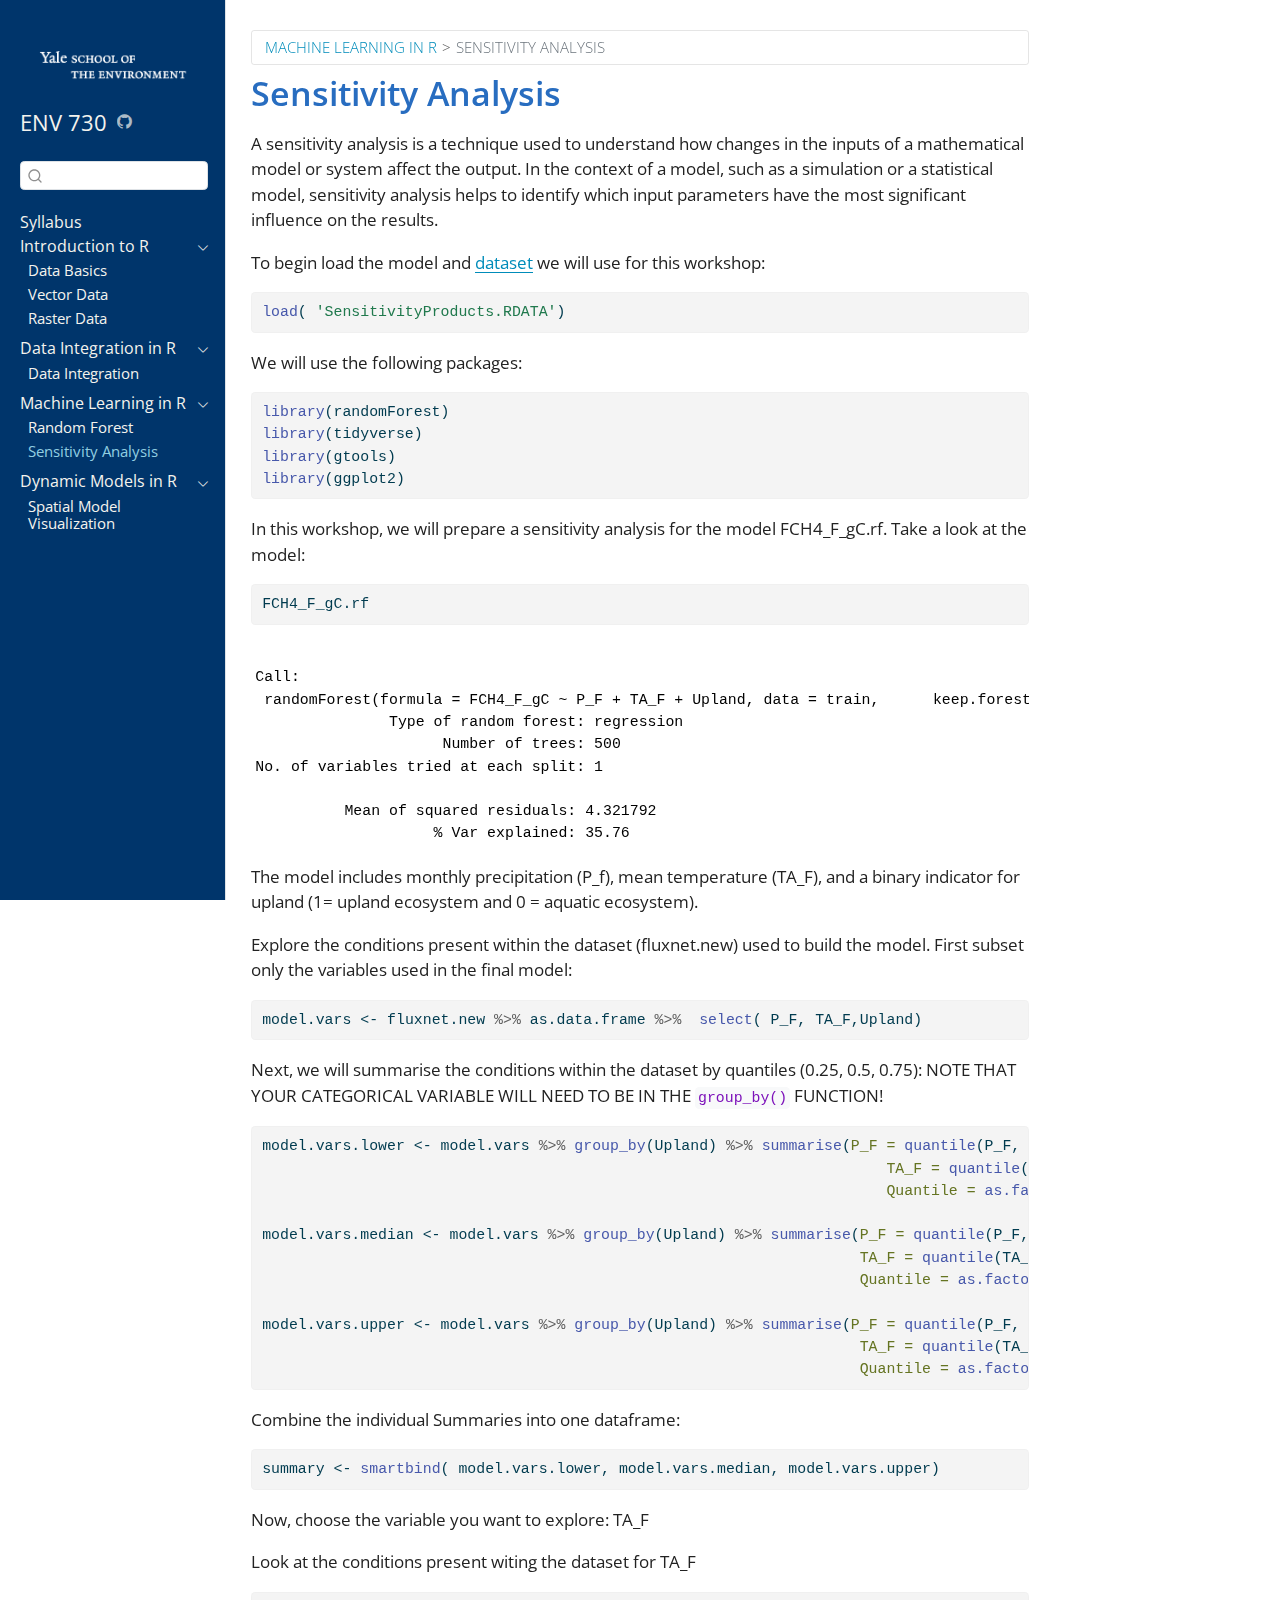
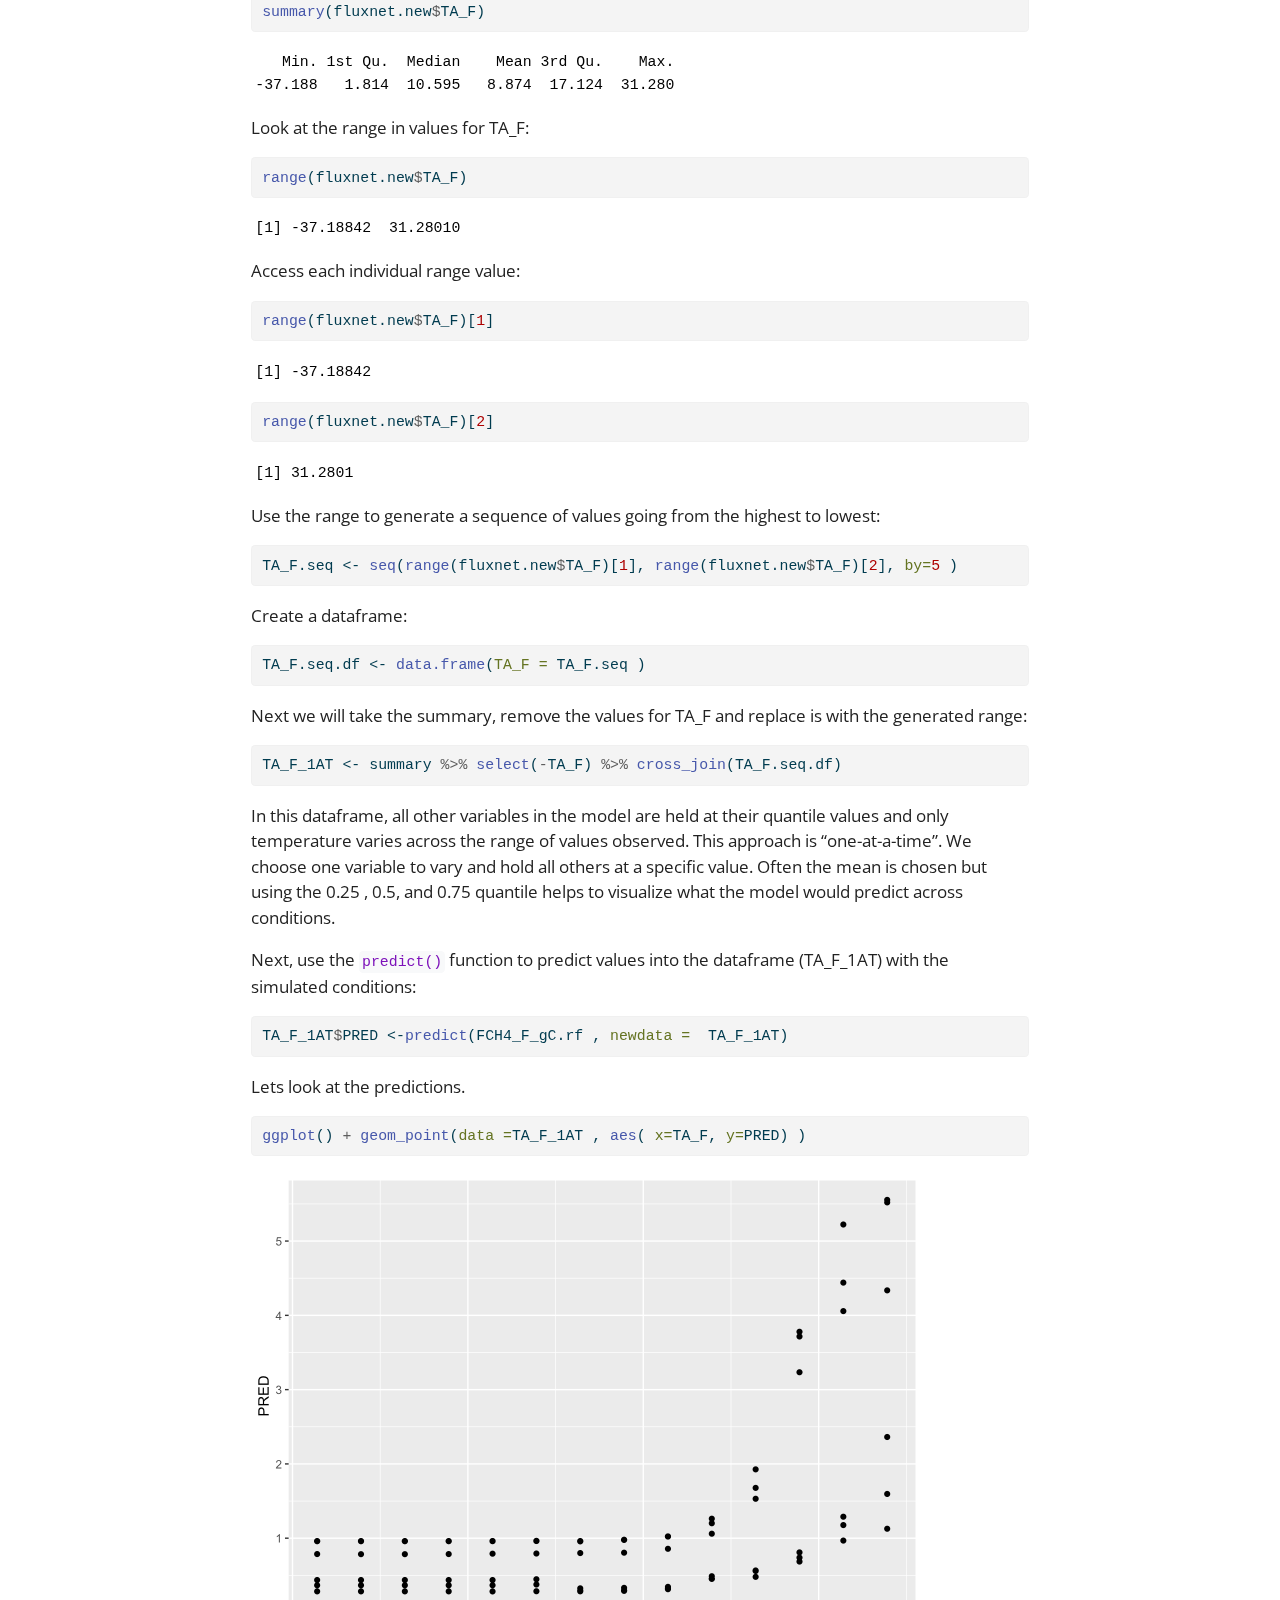
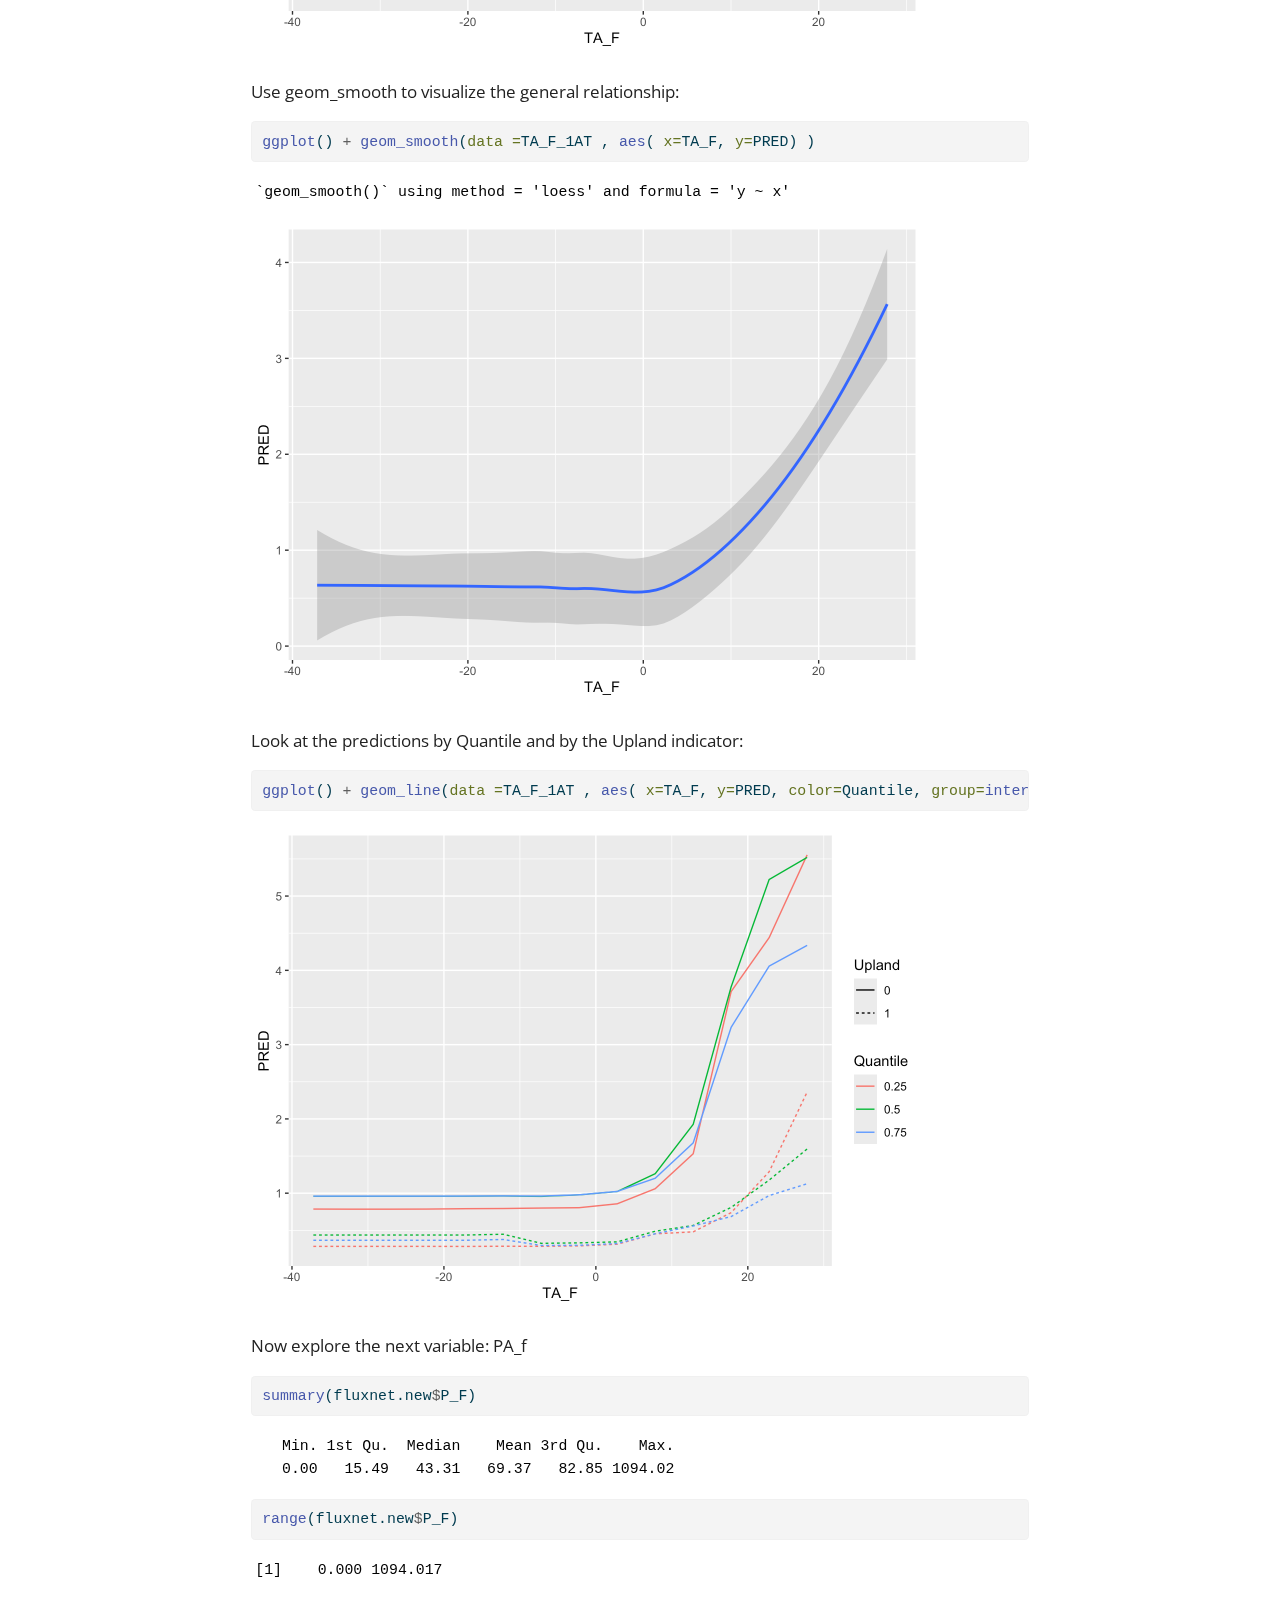
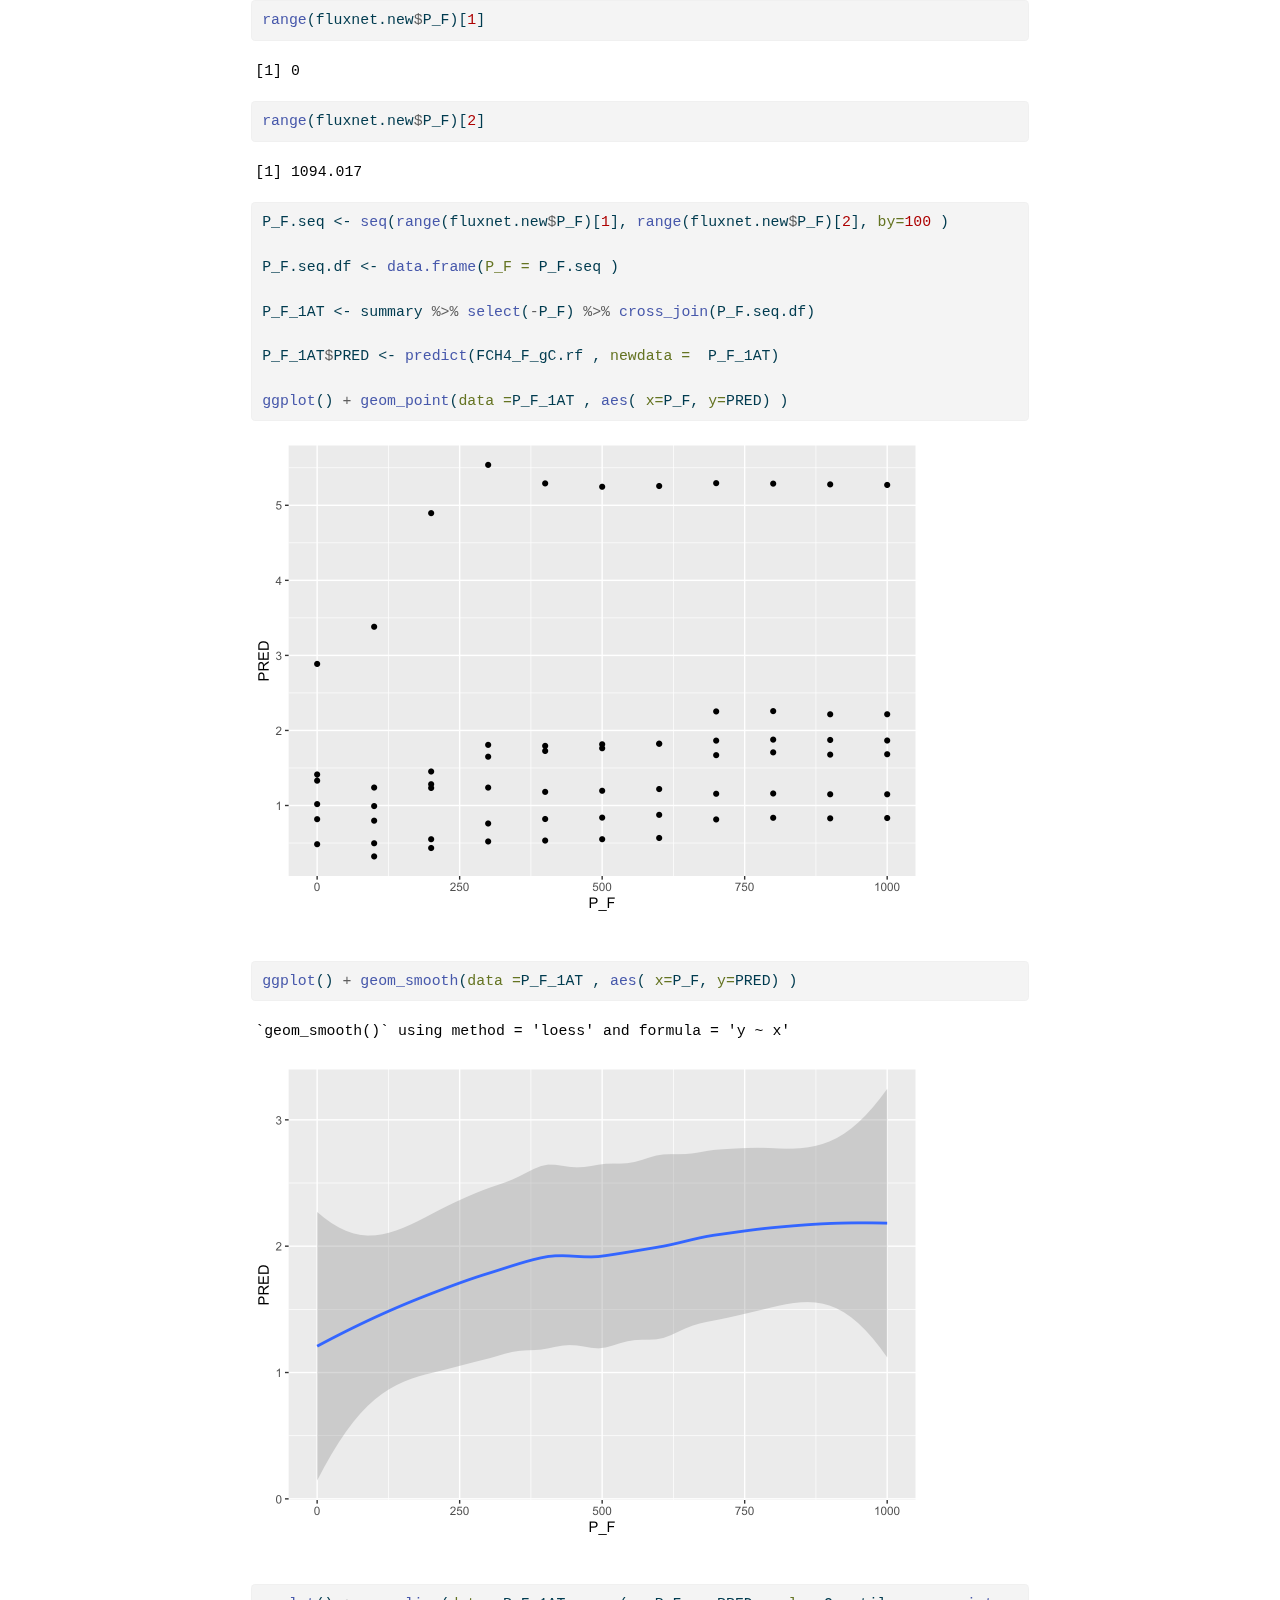
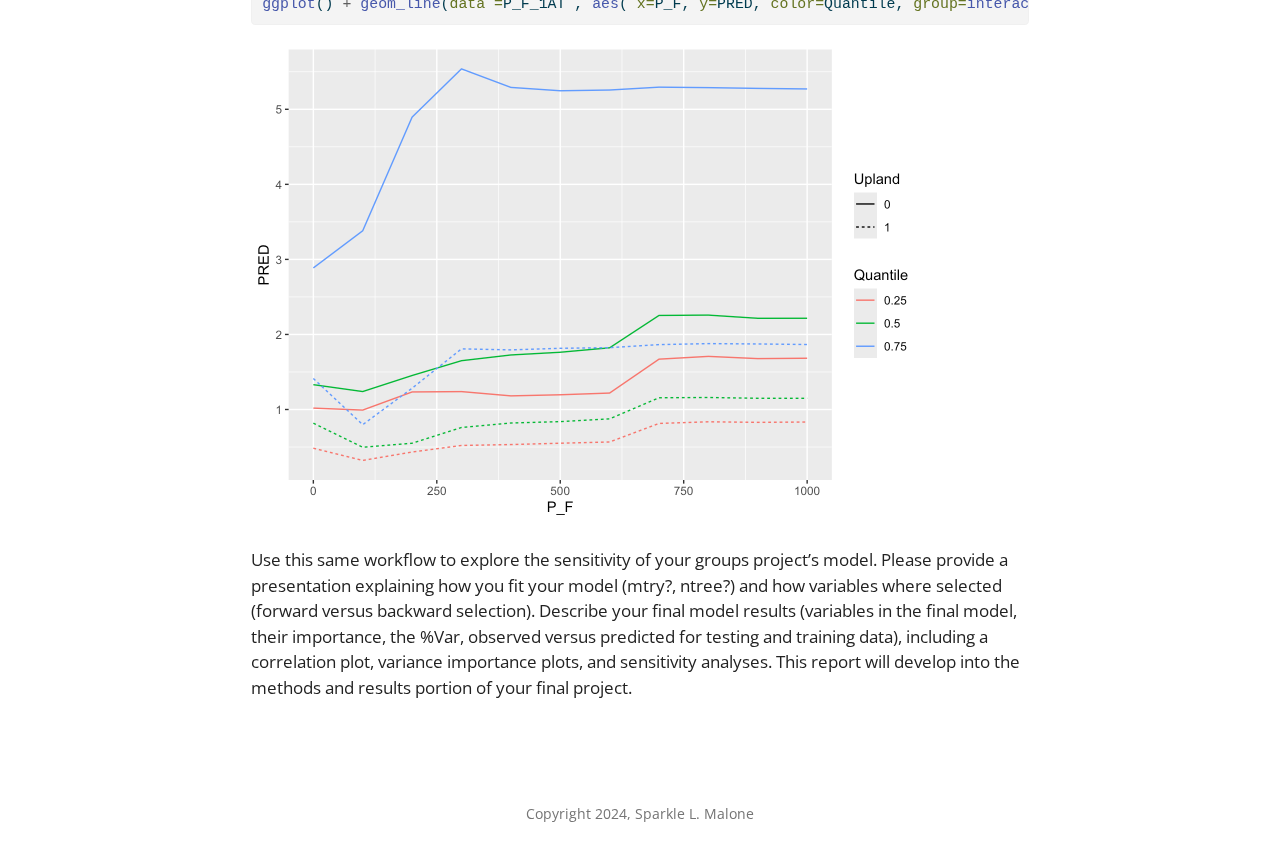
<file: docs/sensitivity.html>
<!DOCTYPE html>
<html xmlns="http://www.w3.org/1999/xhtml" lang="en" xml:lang="en"><head>

<meta charset="utf-8">
<meta name="generator" content="quarto-1.5.57">

<meta name="viewport" content="width=device-width, initial-scale=1.0, user-scalable=yes">


<title>Sensitivity Analysis</title>
<style>
code{white-space: pre-wrap;}
span.smallcaps{font-variant: small-caps;}
div.columns{display: flex; gap: min(4vw, 1.5em);}
div.column{flex: auto; overflow-x: auto;}
div.hanging-indent{margin-left: 1.5em; text-indent: -1.5em;}
ul.task-list{list-style: none;}
ul.task-list li input[type="checkbox"] {
  width: 0.8em;
  margin: 0 0.8em 0.2em -1em; /* quarto-specific, see https://github.com/quarto-dev/quarto-cli/issues/4556 */ 
  vertical-align: middle;
}
/* CSS for syntax highlighting */
pre > code.sourceCode { white-space: pre; position: relative; }
pre > code.sourceCode > span { line-height: 1.25; }
pre > code.sourceCode > span:empty { height: 1.2em; }
.sourceCode { overflow: visible; }
code.sourceCode > span { color: inherit; text-decoration: inherit; }
div.sourceCode { margin: 1em 0; }
pre.sourceCode { margin: 0; }
@media screen {
div.sourceCode { overflow: auto; }
}
@media print {
pre > code.sourceCode { white-space: pre-wrap; }
pre > code.sourceCode > span { display: inline-block; text-indent: -5em; padding-left: 5em; }
}
pre.numberSource code
  { counter-reset: source-line 0; }
pre.numberSource code > span
  { position: relative; left: -4em; counter-increment: source-line; }
pre.numberSource code > span > a:first-child::before
  { content: counter(source-line);
    position: relative; left: -1em; text-align: right; vertical-align: baseline;
    border: none; display: inline-block;
    -webkit-touch-callout: none; -webkit-user-select: none;
    -khtml-user-select: none; -moz-user-select: none;
    -ms-user-select: none; user-select: none;
    padding: 0 4px; width: 4em;
  }
pre.numberSource { margin-left: 3em;  padding-left: 4px; }
div.sourceCode
  {   }
@media screen {
pre > code.sourceCode > span > a:first-child::before { text-decoration: underline; }
}
</style>


<script src="site_libs/quarto-nav/quarto-nav.js"></script>
<script src="site_libs/quarto-nav/headroom.min.js"></script>
<script src="site_libs/clipboard/clipboard.min.js"></script>
<script src="site_libs/quarto-search/autocomplete.umd.js"></script>
<script src="site_libs/quarto-search/fuse.min.js"></script>
<script src="site_libs/quarto-search/quarto-search.js"></script>
<meta name="quarto:offset" content="./">
<script src="site_libs/quarto-html/quarto.js"></script>
<script src="site_libs/quarto-html/popper.min.js"></script>
<script src="site_libs/quarto-html/tippy.umd.min.js"></script>
<script src="site_libs/quarto-html/anchor.min.js"></script>
<link href="site_libs/quarto-html/tippy.css" rel="stylesheet">
<link href="site_libs/quarto-html/quarto-syntax-highlighting.css" rel="stylesheet" id="quarto-text-highlighting-styles">
<script src="site_libs/bootstrap/bootstrap.min.js"></script>
<link href="site_libs/bootstrap/bootstrap-icons.css" rel="stylesheet">
<link href="site_libs/bootstrap/bootstrap.min.css" rel="stylesheet" id="quarto-bootstrap" data-mode="light">
<script id="quarto-search-options" type="application/json">{
  "location": "sidebar",
  "copy-button": false,
  "collapse-after": 3,
  "panel-placement": "start",
  "type": "textbox",
  "limit": 50,
  "keyboard-shortcut": [
    "f",
    "/",
    "s"
  ],
  "show-item-context": false,
  "language": {
    "search-no-results-text": "No results",
    "search-matching-documents-text": "matching documents",
    "search-copy-link-title": "Copy link to search",
    "search-hide-matches-text": "Hide additional matches",
    "search-more-match-text": "more match in this document",
    "search-more-matches-text": "more matches in this document",
    "search-clear-button-title": "Clear",
    "search-text-placeholder": "",
    "search-detached-cancel-button-title": "Cancel",
    "search-submit-button-title": "Submit",
    "search-label": "Search"
  }
}</script>


</head>

<body class="nav-sidebar docked">

<div id="quarto-search-results"></div>
  <header id="quarto-header" class="headroom fixed-top">
  <nav class="quarto-secondary-nav">
    <div class="container-fluid d-flex">
      <button type="button" class="quarto-btn-toggle btn" data-bs-toggle="collapse" role="button" data-bs-target=".quarto-sidebar-collapse-item" aria-controls="quarto-sidebar" aria-expanded="false" aria-label="Toggle sidebar navigation" onclick="if (window.quartoToggleHeadroom) { window.quartoToggleHeadroom(); }">
        <i class="bi bi-layout-text-sidebar-reverse"></i>
      </button>
        <nav class="quarto-page-breadcrumbs" aria-label="breadcrumb"><ol class="breadcrumb"><li class="breadcrumb-item"><a href="./random_forest.html">Machine Learning in R</a></li><li class="breadcrumb-item"><a href="./sensitivity.html">Sensitivity Analysis</a></li></ol></nav>
        <a class="flex-grow-1" role="navigation" data-bs-toggle="collapse" data-bs-target=".quarto-sidebar-collapse-item" aria-controls="quarto-sidebar" aria-expanded="false" aria-label="Toggle sidebar navigation" onclick="if (window.quartoToggleHeadroom) { window.quartoToggleHeadroom(); }">      
        </a>
      <button type="button" class="btn quarto-search-button" aria-label="Search" onclick="window.quartoOpenSearch();">
        <i class="bi bi-search"></i>
      </button>
    </div>
  </nav>
</header>
<!-- content -->
<div id="quarto-content" class="quarto-container page-columns page-rows-contents page-layout-article">
<!-- sidebar -->
  <nav id="quarto-sidebar" class="sidebar collapse collapse-horizontal quarto-sidebar-collapse-item sidebar-navigation docked overflow-auto">
    <div class="pt-lg-2 mt-2 text-left sidebar-header sidebar-header-stacked">
      <a href="./index.html" class="sidebar-logo-link">
      <img src="./images/YSEwordmark2L_RGB-KO.png" alt="" class="sidebar-logo py-0 d-lg-inline d-none">
      </a>
    <div class="sidebar-title mb-0 py-0">
      <a href="./">ENV 730</a> 
        <div class="sidebar-tools-main">
    <a href="https://github.com/YSE-Environmental-Data-Science/EDS_course" title="" class="quarto-navigation-tool px-1" aria-label=""><i class="bi bi-github"></i></a>
</div>
    </div>
      </div>
        <div class="mt-2 flex-shrink-0 align-items-center">
        <div class="sidebar-search">
        <div id="quarto-search" class="" title="Search"></div>
        </div>
        </div>
    <div class="sidebar-menu-container"> 
    <ul class="list-unstyled mt-1">
        <li class="sidebar-item">
  <div class="sidebar-item-container"> 
  <a href="./index.html" class="sidebar-item-text sidebar-link">
 <span class="menu-text">Syllabus</span></a>
  </div>
</li>
        <li class="sidebar-item sidebar-item-section">
      <div class="sidebar-item-container"> 
            <a class="sidebar-item-text sidebar-link text-start" data-bs-toggle="collapse" data-bs-target="#quarto-sidebar-section-1" role="navigation" aria-expanded="true">
 <span class="menu-text">Introduction to R</span></a>
          <a class="sidebar-item-toggle text-start" data-bs-toggle="collapse" data-bs-target="#quarto-sidebar-section-1" role="navigation" aria-expanded="true" aria-label="Toggle section">
            <i class="bi bi-chevron-right ms-2"></i>
          </a> 
      </div>
      <ul id="quarto-sidebar-section-1" class="collapse list-unstyled sidebar-section depth1 show">  
          <li class="sidebar-item">
  <div class="sidebar-item-container"> 
  <a href="./data_basics.html" class="sidebar-item-text sidebar-link">
 <span class="menu-text">Data Basics</span></a>
  </div>
</li>
          <li class="sidebar-item">
  <div class="sidebar-item-container"> 
  <a href="./sf.html" class="sidebar-item-text sidebar-link">
 <span class="menu-text">Vector Data</span></a>
  </div>
</li>
          <li class="sidebar-item">
  <div class="sidebar-item-container"> 
  <a href="./terra.html" class="sidebar-item-text sidebar-link">
 <span class="menu-text">Raster Data</span></a>
  </div>
</li>
      </ul>
  </li>
        <li class="sidebar-item sidebar-item-section">
      <div class="sidebar-item-container"> 
            <a class="sidebar-item-text sidebar-link text-start" data-bs-toggle="collapse" data-bs-target="#quarto-sidebar-section-2" role="navigation" aria-expanded="true">
 <span class="menu-text">Data Integration in R</span></a>
          <a class="sidebar-item-toggle text-start" data-bs-toggle="collapse" data-bs-target="#quarto-sidebar-section-2" role="navigation" aria-expanded="true" aria-label="Toggle section">
            <i class="bi bi-chevron-right ms-2"></i>
          </a> 
      </div>
      <ul id="quarto-sidebar-section-2" class="collapse list-unstyled sidebar-section depth1 show">  
          <li class="sidebar-item">
  <div class="sidebar-item-container"> 
  <a href="./data_integration.html" class="sidebar-item-text sidebar-link">
 <span class="menu-text">Data Integration</span></a>
  </div>
</li>
      </ul>
  </li>
        <li class="sidebar-item sidebar-item-section">
      <div class="sidebar-item-container"> 
            <a class="sidebar-item-text sidebar-link text-start" data-bs-toggle="collapse" data-bs-target="#quarto-sidebar-section-3" role="navigation" aria-expanded="true">
 <span class="menu-text">Machine Learning in R</span></a>
          <a class="sidebar-item-toggle text-start" data-bs-toggle="collapse" data-bs-target="#quarto-sidebar-section-3" role="navigation" aria-expanded="true" aria-label="Toggle section">
            <i class="bi bi-chevron-right ms-2"></i>
          </a> 
      </div>
      <ul id="quarto-sidebar-section-3" class="collapse list-unstyled sidebar-section depth1 show">  
          <li class="sidebar-item">
  <div class="sidebar-item-container"> 
  <a href="./random_forest.html" class="sidebar-item-text sidebar-link">
 <span class="menu-text">Random Forest</span></a>
  </div>
</li>
          <li class="sidebar-item">
  <div class="sidebar-item-container"> 
  <a href="./sensitivity.html" class="sidebar-item-text sidebar-link active">
 <span class="menu-text">Sensitivity Analysis</span></a>
  </div>
</li>
      </ul>
  </li>
        <li class="sidebar-item sidebar-item-section">
      <div class="sidebar-item-container"> 
            <a class="sidebar-item-text sidebar-link text-start" data-bs-toggle="collapse" data-bs-target="#quarto-sidebar-section-4" role="navigation" aria-expanded="true">
 <span class="menu-text">Dynamic Models in R</span></a>
          <a class="sidebar-item-toggle text-start" data-bs-toggle="collapse" data-bs-target="#quarto-sidebar-section-4" role="navigation" aria-expanded="true" aria-label="Toggle section">
            <i class="bi bi-chevron-right ms-2"></i>
          </a> 
      </div>
      <ul id="quarto-sidebar-section-4" class="collapse list-unstyled sidebar-section depth1 show">  
          <li class="sidebar-item">
  <div class="sidebar-item-container"> 
  <a href="./spatial_projections.html" class="sidebar-item-text sidebar-link">
 <span class="menu-text">Spatial Model Visualization</span></a>
  </div>
</li>
      </ul>
  </li>
    </ul>
    </div>
</nav>
<div id="quarto-sidebar-glass" class="quarto-sidebar-collapse-item" data-bs-toggle="collapse" data-bs-target=".quarto-sidebar-collapse-item"></div>
<!-- margin-sidebar -->
    <div id="quarto-margin-sidebar" class="sidebar margin-sidebar zindex-bottom">
        
    </div>
<!-- main -->
<main class="content" id="quarto-document-content">

<header id="title-block-header" class="quarto-title-block default"><nav class="quarto-page-breadcrumbs quarto-title-breadcrumbs d-none d-lg-block" aria-label="breadcrumb"><ol class="breadcrumb"><li class="breadcrumb-item"><a href="./random_forest.html">Machine Learning in R</a></li><li class="breadcrumb-item"><a href="./sensitivity.html">Sensitivity Analysis</a></li></ol></nav>
<div class="quarto-title">
<h1 class="title">Sensitivity Analysis</h1>
</div>



<div class="quarto-title-meta">

    
  
    
  </div>
  


</header>


<p>A sensitivity analysis is a technique used to understand how changes in the inputs of a mathematical model or system affect the output. In the context of a model, such as a simulation or a statistical model, sensitivity analysis helps to identify which input parameters have the most significant influence on the results.</p>
<p>To begin load the model and <a href="https://yale.instructure.com/courses/101353/files/10231469?wrap=1">dataset</a> we will use for this workshop:</p>
<div class="cell">
<div class="sourceCode cell-code" id="cb1"><pre class="sourceCode r code-with-copy"><code class="sourceCode r"><span id="cb1-1"><a href="#cb1-1" aria-hidden="true" tabindex="-1"></a><span class="fu">load</span>( <span class="st">'SensitivityProducts.RDATA'</span>)</span></code><button title="Copy to Clipboard" class="code-copy-button"><i class="bi"></i></button></pre></div>
</div>
<p>We will use the following packages:</p>
<div class="cell">
<div class="sourceCode cell-code" id="cb2"><pre class="sourceCode r code-with-copy"><code class="sourceCode r"><span id="cb2-1"><a href="#cb2-1" aria-hidden="true" tabindex="-1"></a><span class="fu">library</span>(randomForest)</span>
<span id="cb2-2"><a href="#cb2-2" aria-hidden="true" tabindex="-1"></a><span class="fu">library</span>(tidyverse)</span>
<span id="cb2-3"><a href="#cb2-3" aria-hidden="true" tabindex="-1"></a><span class="fu">library</span>(gtools)</span>
<span id="cb2-4"><a href="#cb2-4" aria-hidden="true" tabindex="-1"></a><span class="fu">library</span>(ggplot2)</span></code><button title="Copy to Clipboard" class="code-copy-button"><i class="bi"></i></button></pre></div>
</div>
<p>In this workshop, we will prepare a sensitivity analysis for the model FCH4_F_gC.rf. Take a look at the model:</p>
<div class="cell">
<div class="sourceCode cell-code" id="cb3"><pre class="sourceCode r code-with-copy"><code class="sourceCode r"><span id="cb3-1"><a href="#cb3-1" aria-hidden="true" tabindex="-1"></a>FCH4_F_gC.rf </span></code><button title="Copy to Clipboard" class="code-copy-button"><i class="bi"></i></button></pre></div>
<div class="cell-output cell-output-stdout">
<pre><code>
Call:
 randomForest(formula = FCH4_F_gC ~ P_F + TA_F + Upland, data = train,      keep.forest = T, importance = TRUE, mtry = 1, ntree = 500,      keep.inbag = TRUE) 
               Type of random forest: regression
                     Number of trees: 500
No. of variables tried at each split: 1

          Mean of squared residuals: 4.321792
                    % Var explained: 35.76</code></pre>
</div>
</div>
<p>The model includes monthly precipitation (P_f), mean temperature (TA_F), and a binary indicator for upland (1= upland ecosystem and 0 = aquatic ecosystem).</p>
<p>Explore the conditions present within the dataset (fluxnet.new) used to build the model. First subset only the variables used in the final model:</p>
<div class="cell">
<div class="sourceCode cell-code" id="cb5"><pre class="sourceCode r code-with-copy"><code class="sourceCode r"><span id="cb5-1"><a href="#cb5-1" aria-hidden="true" tabindex="-1"></a>model.vars <span class="ot">&lt;-</span> fluxnet.new <span class="sc">%&gt;%</span> as.data.frame <span class="sc">%&gt;%</span>  <span class="fu">select</span>( P_F, TA_F,Upland)</span></code><button title="Copy to Clipboard" class="code-copy-button"><i class="bi"></i></button></pre></div>
</div>
<p>Next, we will summarise the conditions within the dataset by quantiles (0.25, 0.5, 0.75): NOTE THAT YOUR CATEGORICAL VARIABLE WILL NEED TO BE IN THE <code>group_by()</code> FUNCTION!</p>
<div class="cell">
<div class="sourceCode cell-code" id="cb6"><pre class="sourceCode r code-with-copy"><code class="sourceCode r"><span id="cb6-1"><a href="#cb6-1" aria-hidden="true" tabindex="-1"></a>model.vars.lower <span class="ot">&lt;-</span> model.vars <span class="sc">%&gt;%</span> <span class="fu">group_by</span>(Upland) <span class="sc">%&gt;%</span> <span class="fu">summarise</span>(<span class="at">P_F =</span> <span class="fu">quantile</span>(P_F, <span class="fl">0.25</span>),</span>
<span id="cb6-2"><a href="#cb6-2" aria-hidden="true" tabindex="-1"></a>                                                                      <span class="at">TA_F =</span> <span class="fu">quantile</span>(TA_F, <span class="fl">0.25</span> ),</span>
<span id="cb6-3"><a href="#cb6-3" aria-hidden="true" tabindex="-1"></a>                                                                      <span class="at">Quantile =</span> <span class="fu">as.factor</span>(<span class="fl">0.25</span>)) <span class="sc">%&gt;%</span> <span class="fu">as.data.frame</span>()</span>
<span id="cb6-4"><a href="#cb6-4" aria-hidden="true" tabindex="-1"></a></span>
<span id="cb6-5"><a href="#cb6-5" aria-hidden="true" tabindex="-1"></a>model.vars.median <span class="ot">&lt;-</span> model.vars <span class="sc">%&gt;%</span> <span class="fu">group_by</span>(Upland) <span class="sc">%&gt;%</span> <span class="fu">summarise</span>(<span class="at">P_F =</span> <span class="fu">quantile</span>(P_F, <span class="fl">0.5</span>),</span>
<span id="cb6-6"><a href="#cb6-6" aria-hidden="true" tabindex="-1"></a>                                                                   <span class="at">TA_F =</span> <span class="fu">quantile</span>(TA_F, <span class="fl">0.5</span> ),</span>
<span id="cb6-7"><a href="#cb6-7" aria-hidden="true" tabindex="-1"></a>                                                                   <span class="at">Quantile =</span> <span class="fu">as.factor</span>(<span class="fl">0.5</span>)) <span class="sc">%&gt;%</span> <span class="fu">as.data.frame</span>()</span>
<span id="cb6-8"><a href="#cb6-8" aria-hidden="true" tabindex="-1"></a></span>
<span id="cb6-9"><a href="#cb6-9" aria-hidden="true" tabindex="-1"></a>model.vars.upper <span class="ot">&lt;-</span> model.vars <span class="sc">%&gt;%</span> <span class="fu">group_by</span>(Upland) <span class="sc">%&gt;%</span> <span class="fu">summarise</span>(<span class="at">P_F =</span> <span class="fu">quantile</span>(P_F, <span class="fl">0.75</span>),</span>
<span id="cb6-10"><a href="#cb6-10" aria-hidden="true" tabindex="-1"></a>                                                                   <span class="at">TA_F =</span> <span class="fu">quantile</span>(TA_F, <span class="fl">0.75</span> ),</span>
<span id="cb6-11"><a href="#cb6-11" aria-hidden="true" tabindex="-1"></a>                                                                   <span class="at">Quantile =</span> <span class="fu">as.factor</span>(<span class="fl">0.75</span>)) <span class="sc">%&gt;%</span> <span class="fu">as.data.frame</span>()</span></code><button title="Copy to Clipboard" class="code-copy-button"><i class="bi"></i></button></pre></div>
</div>
<p>Combine the individual Summaries into one dataframe:</p>
<div class="cell">
<div class="sourceCode cell-code" id="cb7"><pre class="sourceCode r code-with-copy"><code class="sourceCode r"><span id="cb7-1"><a href="#cb7-1" aria-hidden="true" tabindex="-1"></a>summary <span class="ot">&lt;-</span> <span class="fu">smartbind</span>( model.vars.lower, model.vars.median, model.vars.upper)</span></code><button title="Copy to Clipboard" class="code-copy-button"><i class="bi"></i></button></pre></div>
</div>
<p>Now, choose the variable you want to explore: TA_F</p>
<p>Look at the conditions present witing the dataset for TA_F</p>
<div class="cell">
<div class="sourceCode cell-code" id="cb8"><pre class="sourceCode r code-with-copy"><code class="sourceCode r"><span id="cb8-1"><a href="#cb8-1" aria-hidden="true" tabindex="-1"></a><span class="fu">summary</span>(fluxnet.new<span class="sc">$</span>TA_F)</span></code><button title="Copy to Clipboard" class="code-copy-button"><i class="bi"></i></button></pre></div>
<div class="cell-output cell-output-stdout">
<pre><code>   Min. 1st Qu.  Median    Mean 3rd Qu.    Max. 
-37.188   1.814  10.595   8.874  17.124  31.280 </code></pre>
</div>
</div>
<p>Look at the range in values for TA_F:</p>
<div class="cell">
<div class="sourceCode cell-code" id="cb10"><pre class="sourceCode r code-with-copy"><code class="sourceCode r"><span id="cb10-1"><a href="#cb10-1" aria-hidden="true" tabindex="-1"></a><span class="fu">range</span>(fluxnet.new<span class="sc">$</span>TA_F)</span></code><button title="Copy to Clipboard" class="code-copy-button"><i class="bi"></i></button></pre></div>
<div class="cell-output cell-output-stdout">
<pre><code>[1] -37.18842  31.28010</code></pre>
</div>
</div>
<p>Access each individual range value:</p>
<div class="cell">
<div class="sourceCode cell-code" id="cb12"><pre class="sourceCode r code-with-copy"><code class="sourceCode r"><span id="cb12-1"><a href="#cb12-1" aria-hidden="true" tabindex="-1"></a><span class="fu">range</span>(fluxnet.new<span class="sc">$</span>TA_F)[<span class="dv">1</span>]</span></code><button title="Copy to Clipboard" class="code-copy-button"><i class="bi"></i></button></pre></div>
<div class="cell-output cell-output-stdout">
<pre><code>[1] -37.18842</code></pre>
</div>
<div class="sourceCode cell-code" id="cb14"><pre class="sourceCode r code-with-copy"><code class="sourceCode r"><span id="cb14-1"><a href="#cb14-1" aria-hidden="true" tabindex="-1"></a><span class="fu">range</span>(fluxnet.new<span class="sc">$</span>TA_F)[<span class="dv">2</span>]</span></code><button title="Copy to Clipboard" class="code-copy-button"><i class="bi"></i></button></pre></div>
<div class="cell-output cell-output-stdout">
<pre><code>[1] 31.2801</code></pre>
</div>
</div>
<p>Use the range to generate a sequence of values going from the highest to lowest:</p>
<div class="cell">
<div class="sourceCode cell-code" id="cb16"><pre class="sourceCode r code-with-copy"><code class="sourceCode r"><span id="cb16-1"><a href="#cb16-1" aria-hidden="true" tabindex="-1"></a>TA_F.seq <span class="ot">&lt;-</span> <span class="fu">seq</span>(<span class="fu">range</span>(fluxnet.new<span class="sc">$</span>TA_F)[<span class="dv">1</span>], <span class="fu">range</span>(fluxnet.new<span class="sc">$</span>TA_F)[<span class="dv">2</span>], <span class="at">by=</span><span class="dv">5</span> )</span></code><button title="Copy to Clipboard" class="code-copy-button"><i class="bi"></i></button></pre></div>
</div>
<p>Create a dataframe:</p>
<div class="cell">
<div class="sourceCode cell-code" id="cb17"><pre class="sourceCode r code-with-copy"><code class="sourceCode r"><span id="cb17-1"><a href="#cb17-1" aria-hidden="true" tabindex="-1"></a>TA_F.seq.df <span class="ot">&lt;-</span> <span class="fu">data.frame</span>(<span class="at">TA_F =</span> TA_F.seq )</span></code><button title="Copy to Clipboard" class="code-copy-button"><i class="bi"></i></button></pre></div>
</div>
<p>Next we will take the summary, remove the values for TA_F and replace is with the generated range:</p>
<div class="cell">
<div class="sourceCode cell-code" id="cb18"><pre class="sourceCode r code-with-copy"><code class="sourceCode r"><span id="cb18-1"><a href="#cb18-1" aria-hidden="true" tabindex="-1"></a>TA_F_1AT <span class="ot">&lt;-</span> summary <span class="sc">%&gt;%</span> <span class="fu">select</span>(<span class="sc">-</span>TA_F) <span class="sc">%&gt;%</span> <span class="fu">cross_join</span>(TA_F.seq.df)</span></code><button title="Copy to Clipboard" class="code-copy-button"><i class="bi"></i></button></pre></div>
</div>
<p>In this dataframe, all other variables in the model are held at their quantile values and only temperature varies across the range of values observed. This approach is “one-at-a-time”. We choose one variable to vary and hold all others at a specific value. Often the mean is chosen but using the 0.25 , 0.5, and 0.75 quantile helps to visualize what the model would predict across conditions.</p>
<p>Next, use the <code>predict()</code> function to predict values into the dataframe (TA_F_1AT) with the simulated conditions:</p>
<div class="cell">
<div class="sourceCode cell-code" id="cb19"><pre class="sourceCode r code-with-copy"><code class="sourceCode r"><span id="cb19-1"><a href="#cb19-1" aria-hidden="true" tabindex="-1"></a>TA_F_1AT<span class="sc">$</span>PRED <span class="ot">&lt;-</span><span class="fu">predict</span>(FCH4_F_gC.rf , <span class="at">newdata =</span>  TA_F_1AT)</span></code><button title="Copy to Clipboard" class="code-copy-button"><i class="bi"></i></button></pre></div>
</div>
<p>Lets look at the predictions.</p>
<div class="cell">
<div class="sourceCode cell-code" id="cb20"><pre class="sourceCode r code-with-copy"><code class="sourceCode r"><span id="cb20-1"><a href="#cb20-1" aria-hidden="true" tabindex="-1"></a><span class="fu">ggplot</span>() <span class="sc">+</span> <span class="fu">geom_point</span>(<span class="at">data =</span>TA_F_1AT , <span class="fu">aes</span>( <span class="at">x=</span>TA_F, <span class="at">y=</span>PRED) )</span></code><button title="Copy to Clipboard" class="code-copy-button"><i class="bi"></i></button></pre></div>
<div class="cell-output-display">
<div>
<figure class="figure">
<p><img src="sensitivity_files/figure-html/unnamed-chunk-15-1.png" class="img-fluid figure-img" width="672"></p>
</figure>
</div>
</div>
</div>
<p>Use geom_smooth to visualize the general relationship:</p>
<div class="cell">
<div class="sourceCode cell-code" id="cb21"><pre class="sourceCode r code-with-copy"><code class="sourceCode r"><span id="cb21-1"><a href="#cb21-1" aria-hidden="true" tabindex="-1"></a><span class="fu">ggplot</span>() <span class="sc">+</span> <span class="fu">geom_smooth</span>(<span class="at">data =</span>TA_F_1AT , <span class="fu">aes</span>( <span class="at">x=</span>TA_F, <span class="at">y=</span>PRED) )</span></code><button title="Copy to Clipboard" class="code-copy-button"><i class="bi"></i></button></pre></div>
<div class="cell-output cell-output-stderr">
<pre><code>`geom_smooth()` using method = 'loess' and formula = 'y ~ x'</code></pre>
</div>
<div class="cell-output-display">
<div>
<figure class="figure">
<p><img src="sensitivity_files/figure-html/unnamed-chunk-16-1.png" class="img-fluid figure-img" width="672"></p>
</figure>
</div>
</div>
</div>
<p>Look at the predictions by Quantile and by the Upland indicator:</p>
<div class="cell">
<div class="sourceCode cell-code" id="cb23"><pre class="sourceCode r code-with-copy"><code class="sourceCode r"><span id="cb23-1"><a href="#cb23-1" aria-hidden="true" tabindex="-1"></a><span class="fu">ggplot</span>() <span class="sc">+</span> <span class="fu">geom_line</span>(<span class="at">data =</span>TA_F_1AT , <span class="fu">aes</span>( <span class="at">x=</span>TA_F, <span class="at">y=</span>PRED, <span class="at">color=</span>Quantile, <span class="at">group=</span><span class="fu">interaction</span>(Quantile, Upland), <span class="at">linetype =</span>Upland)  )</span></code><button title="Copy to Clipboard" class="code-copy-button"><i class="bi"></i></button></pre></div>
<div class="cell-output-display">
<div>
<figure class="figure">
<p><img src="sensitivity_files/figure-html/unnamed-chunk-17-1.png" class="img-fluid figure-img" width="672"></p>
</figure>
</div>
</div>
</div>
<p>Now explore the next variable: PA_f</p>
<div class="cell">
<div class="sourceCode cell-code" id="cb24"><pre class="sourceCode r code-with-copy"><code class="sourceCode r"><span id="cb24-1"><a href="#cb24-1" aria-hidden="true" tabindex="-1"></a><span class="fu">summary</span>(fluxnet.new<span class="sc">$</span>P_F)</span></code><button title="Copy to Clipboard" class="code-copy-button"><i class="bi"></i></button></pre></div>
<div class="cell-output cell-output-stdout">
<pre><code>   Min. 1st Qu.  Median    Mean 3rd Qu.    Max. 
   0.00   15.49   43.31   69.37   82.85 1094.02 </code></pre>
</div>
<div class="sourceCode cell-code" id="cb26"><pre class="sourceCode r code-with-copy"><code class="sourceCode r"><span id="cb26-1"><a href="#cb26-1" aria-hidden="true" tabindex="-1"></a><span class="fu">range</span>(fluxnet.new<span class="sc">$</span>P_F)</span></code><button title="Copy to Clipboard" class="code-copy-button"><i class="bi"></i></button></pre></div>
<div class="cell-output cell-output-stdout">
<pre><code>[1]    0.000 1094.017</code></pre>
</div>
<div class="sourceCode cell-code" id="cb28"><pre class="sourceCode r code-with-copy"><code class="sourceCode r"><span id="cb28-1"><a href="#cb28-1" aria-hidden="true" tabindex="-1"></a><span class="fu">range</span>(fluxnet.new<span class="sc">$</span>P_F)[<span class="dv">1</span>]</span></code><button title="Copy to Clipboard" class="code-copy-button"><i class="bi"></i></button></pre></div>
<div class="cell-output cell-output-stdout">
<pre><code>[1] 0</code></pre>
</div>
<div class="sourceCode cell-code" id="cb30"><pre class="sourceCode r code-with-copy"><code class="sourceCode r"><span id="cb30-1"><a href="#cb30-1" aria-hidden="true" tabindex="-1"></a><span class="fu">range</span>(fluxnet.new<span class="sc">$</span>P_F)[<span class="dv">2</span>]</span></code><button title="Copy to Clipboard" class="code-copy-button"><i class="bi"></i></button></pre></div>
<div class="cell-output cell-output-stdout">
<pre><code>[1] 1094.017</code></pre>
</div>
<div class="sourceCode cell-code" id="cb32"><pre class="sourceCode r code-with-copy"><code class="sourceCode r"><span id="cb32-1"><a href="#cb32-1" aria-hidden="true" tabindex="-1"></a>P_F.seq <span class="ot">&lt;-</span> <span class="fu">seq</span>(<span class="fu">range</span>(fluxnet.new<span class="sc">$</span>P_F)[<span class="dv">1</span>], <span class="fu">range</span>(fluxnet.new<span class="sc">$</span>P_F)[<span class="dv">2</span>], <span class="at">by=</span><span class="dv">100</span> )</span>
<span id="cb32-2"><a href="#cb32-2" aria-hidden="true" tabindex="-1"></a></span>
<span id="cb32-3"><a href="#cb32-3" aria-hidden="true" tabindex="-1"></a>P_F.seq.df <span class="ot">&lt;-</span> <span class="fu">data.frame</span>(<span class="at">P_F =</span> P_F.seq )</span>
<span id="cb32-4"><a href="#cb32-4" aria-hidden="true" tabindex="-1"></a></span>
<span id="cb32-5"><a href="#cb32-5" aria-hidden="true" tabindex="-1"></a>P_F_1AT <span class="ot">&lt;-</span> summary <span class="sc">%&gt;%</span> <span class="fu">select</span>(<span class="sc">-</span>P_F) <span class="sc">%&gt;%</span> <span class="fu">cross_join</span>(P_F.seq.df)</span>
<span id="cb32-6"><a href="#cb32-6" aria-hidden="true" tabindex="-1"></a></span>
<span id="cb32-7"><a href="#cb32-7" aria-hidden="true" tabindex="-1"></a>P_F_1AT<span class="sc">$</span>PRED <span class="ot">&lt;-</span> <span class="fu">predict</span>(FCH4_F_gC.rf , <span class="at">newdata =</span>  P_F_1AT)</span>
<span id="cb32-8"><a href="#cb32-8" aria-hidden="true" tabindex="-1"></a></span>
<span id="cb32-9"><a href="#cb32-9" aria-hidden="true" tabindex="-1"></a><span class="fu">ggplot</span>() <span class="sc">+</span> <span class="fu">geom_point</span>(<span class="at">data =</span>P_F_1AT , <span class="fu">aes</span>( <span class="at">x=</span>P_F, <span class="at">y=</span>PRED) )</span></code><button title="Copy to Clipboard" class="code-copy-button"><i class="bi"></i></button></pre></div>
<div class="cell-output-display">
<div>
<figure class="figure">
<p><img src="sensitivity_files/figure-html/unnamed-chunk-18-1.png" class="img-fluid figure-img" width="672"></p>
</figure>
</div>
</div>
<div class="sourceCode cell-code" id="cb33"><pre class="sourceCode r code-with-copy"><code class="sourceCode r"><span id="cb33-1"><a href="#cb33-1" aria-hidden="true" tabindex="-1"></a><span class="fu">ggplot</span>() <span class="sc">+</span> <span class="fu">geom_smooth</span>(<span class="at">data =</span>P_F_1AT , <span class="fu">aes</span>( <span class="at">x=</span>P_F, <span class="at">y=</span>PRED) )</span></code><button title="Copy to Clipboard" class="code-copy-button"><i class="bi"></i></button></pre></div>
<div class="cell-output cell-output-stderr">
<pre><code>`geom_smooth()` using method = 'loess' and formula = 'y ~ x'</code></pre>
</div>
<div class="cell-output-display">
<div>
<figure class="figure">
<p><img src="sensitivity_files/figure-html/unnamed-chunk-18-2.png" class="img-fluid figure-img" width="672"></p>
</figure>
</div>
</div>
<div class="sourceCode cell-code" id="cb35"><pre class="sourceCode r code-with-copy"><code class="sourceCode r"><span id="cb35-1"><a href="#cb35-1" aria-hidden="true" tabindex="-1"></a><span class="fu">ggplot</span>() <span class="sc">+</span> <span class="fu">geom_line</span>(<span class="at">data =</span>P_F_1AT , <span class="fu">aes</span>( <span class="at">x=</span>P_F, <span class="at">y=</span>PRED, <span class="at">color=</span>Quantile, <span class="at">group=</span><span class="fu">interaction</span>(Quantile, Upland), <span class="at">linetype =</span>Upland)  )</span></code><button title="Copy to Clipboard" class="code-copy-button"><i class="bi"></i></button></pre></div>
<div class="cell-output-display">
<div>
<figure class="figure">
<p><img src="sensitivity_files/figure-html/unnamed-chunk-18-3.png" class="img-fluid figure-img" width="672"></p>
</figure>
</div>
</div>
</div>
<p>Use this same workflow to explore the sensitivity of your groups project’s model. Please provide a presentation explaining how you fit your model (mtry?, ntree?) and how variables where selected (forward versus backward selection). Describe your final model results (variables in the final model, their importance, the %Var, observed versus predicted for testing and training data), including a correlation plot, variance importance plots, and sensitivity analyses. This report will develop into the methods and results portion of your final project.</p>



</main> <!-- /main -->
<script id="quarto-html-after-body" type="application/javascript">
window.document.addEventListener("DOMContentLoaded", function (event) {
  const toggleBodyColorMode = (bsSheetEl) => {
    const mode = bsSheetEl.getAttribute("data-mode");
    const bodyEl = window.document.querySelector("body");
    if (mode === "dark") {
      bodyEl.classList.add("quarto-dark");
      bodyEl.classList.remove("quarto-light");
    } else {
      bodyEl.classList.add("quarto-light");
      bodyEl.classList.remove("quarto-dark");
    }
  }
  const toggleBodyColorPrimary = () => {
    const bsSheetEl = window.document.querySelector("link#quarto-bootstrap");
    if (bsSheetEl) {
      toggleBodyColorMode(bsSheetEl);
    }
  }
  toggleBodyColorPrimary();  
  const icon = "";
  const anchorJS = new window.AnchorJS();
  anchorJS.options = {
    placement: 'right',
    icon: icon
  };
  anchorJS.add('.anchored');
  const isCodeAnnotation = (el) => {
    for (const clz of el.classList) {
      if (clz.startsWith('code-annotation-')) {                     
        return true;
      }
    }
    return false;
  }
  const onCopySuccess = function(e) {
    // button target
    const button = e.trigger;
    // don't keep focus
    button.blur();
    // flash "checked"
    button.classList.add('code-copy-button-checked');
    var currentTitle = button.getAttribute("title");
    button.setAttribute("title", "Copied!");
    let tooltip;
    if (window.bootstrap) {
      button.setAttribute("data-bs-toggle", "tooltip");
      button.setAttribute("data-bs-placement", "left");
      button.setAttribute("data-bs-title", "Copied!");
      tooltip = new bootstrap.Tooltip(button, 
        { trigger: "manual", 
          customClass: "code-copy-button-tooltip",
          offset: [0, -8]});
      tooltip.show();    
    }
    setTimeout(function() {
      if (tooltip) {
        tooltip.hide();
        button.removeAttribute("data-bs-title");
        button.removeAttribute("data-bs-toggle");
        button.removeAttribute("data-bs-placement");
      }
      button.setAttribute("title", currentTitle);
      button.classList.remove('code-copy-button-checked');
    }, 1000);
    // clear code selection
    e.clearSelection();
  }
  const getTextToCopy = function(trigger) {
      const codeEl = trigger.previousElementSibling.cloneNode(true);
      for (const childEl of codeEl.children) {
        if (isCodeAnnotation(childEl)) {
          childEl.remove();
        }
      }
      return codeEl.innerText;
  }
  const clipboard = new window.ClipboardJS('.code-copy-button:not([data-in-quarto-modal])', {
    text: getTextToCopy
  });
  clipboard.on('success', onCopySuccess);
  if (window.document.getElementById('quarto-embedded-source-code-modal')) {
    // For code content inside modals, clipBoardJS needs to be initialized with a container option
    // TODO: Check when it could be a function (https://github.com/zenorocha/clipboard.js/issues/860)
    const clipboardModal = new window.ClipboardJS('.code-copy-button[data-in-quarto-modal]', {
      text: getTextToCopy,
      container: window.document.getElementById('quarto-embedded-source-code-modal')
    });
    clipboardModal.on('success', onCopySuccess);
  }
    var localhostRegex = new RegExp(/^(?:http|https):\/\/localhost\:?[0-9]*\//);
    var mailtoRegex = new RegExp(/^mailto:/);
      var filterRegex = new RegExp('/' + window.location.host + '/');
    var isInternal = (href) => {
        return filterRegex.test(href) || localhostRegex.test(href) || mailtoRegex.test(href);
    }
    // Inspect non-navigation links and adorn them if external
 	var links = window.document.querySelectorAll('a[href]:not(.nav-link):not(.navbar-brand):not(.toc-action):not(.sidebar-link):not(.sidebar-item-toggle):not(.pagination-link):not(.no-external):not([aria-hidden]):not(.dropdown-item):not(.quarto-navigation-tool):not(.about-link)');
    for (var i=0; i<links.length; i++) {
      const link = links[i];
      if (!isInternal(link.href)) {
        // undo the damage that might have been done by quarto-nav.js in the case of
        // links that we want to consider external
        if (link.dataset.originalHref !== undefined) {
          link.href = link.dataset.originalHref;
        }
      }
    }
  function tippyHover(el, contentFn, onTriggerFn, onUntriggerFn) {
    const config = {
      allowHTML: true,
      maxWidth: 500,
      delay: 100,
      arrow: false,
      appendTo: function(el) {
          return el.parentElement;
      },
      interactive: true,
      interactiveBorder: 10,
      theme: 'quarto',
      placement: 'bottom-start',
    };
    if (contentFn) {
      config.content = contentFn;
    }
    if (onTriggerFn) {
      config.onTrigger = onTriggerFn;
    }
    if (onUntriggerFn) {
      config.onUntrigger = onUntriggerFn;
    }
    window.tippy(el, config); 
  }
  const noterefs = window.document.querySelectorAll('a[role="doc-noteref"]');
  for (var i=0; i<noterefs.length; i++) {
    const ref = noterefs[i];
    tippyHover(ref, function() {
      // use id or data attribute instead here
      let href = ref.getAttribute('data-footnote-href') || ref.getAttribute('href');
      try { href = new URL(href).hash; } catch {}
      const id = href.replace(/^#\/?/, "");
      const note = window.document.getElementById(id);
      if (note) {
        return note.innerHTML;
      } else {
        return "";
      }
    });
  }
  const xrefs = window.document.querySelectorAll('a.quarto-xref');
  const processXRef = (id, note) => {
    // Strip column container classes
    const stripColumnClz = (el) => {
      el.classList.remove("page-full", "page-columns");
      if (el.children) {
        for (const child of el.children) {
          stripColumnClz(child);
        }
      }
    }
    stripColumnClz(note)
    if (id === null || id.startsWith('sec-')) {
      // Special case sections, only their first couple elements
      const container = document.createElement("div");
      if (note.children && note.children.length > 2) {
        container.appendChild(note.children[0].cloneNode(true));
        for (let i = 1; i < note.children.length; i++) {
          const child = note.children[i];
          if (child.tagName === "P" && child.innerText === "") {
            continue;
          } else {
            container.appendChild(child.cloneNode(true));
            break;
          }
        }
        if (window.Quarto?.typesetMath) {
          window.Quarto.typesetMath(container);
        }
        return container.innerHTML
      } else {
        if (window.Quarto?.typesetMath) {
          window.Quarto.typesetMath(note);
        }
        return note.innerHTML;
      }
    } else {
      // Remove any anchor links if they are present
      const anchorLink = note.querySelector('a.anchorjs-link');
      if (anchorLink) {
        anchorLink.remove();
      }
      if (window.Quarto?.typesetMath) {
        window.Quarto.typesetMath(note);
      }
      // TODO in 1.5, we should make sure this works without a callout special case
      if (note.classList.contains("callout")) {
        return note.outerHTML;
      } else {
        return note.innerHTML;
      }
    }
  }
  for (var i=0; i<xrefs.length; i++) {
    const xref = xrefs[i];
    tippyHover(xref, undefined, function(instance) {
      instance.disable();
      let url = xref.getAttribute('href');
      let hash = undefined; 
      if (url.startsWith('#')) {
        hash = url;
      } else {
        try { hash = new URL(url).hash; } catch {}
      }
      if (hash) {
        const id = hash.replace(/^#\/?/, "");
        const note = window.document.getElementById(id);
        if (note !== null) {
          try {
            const html = processXRef(id, note.cloneNode(true));
            instance.setContent(html);
          } finally {
            instance.enable();
            instance.show();
          }
        } else {
          // See if we can fetch this
          fetch(url.split('#')[0])
          .then(res => res.text())
          .then(html => {
            const parser = new DOMParser();
            const htmlDoc = parser.parseFromString(html, "text/html");
            const note = htmlDoc.getElementById(id);
            if (note !== null) {
              const html = processXRef(id, note);
              instance.setContent(html);
            } 
          }).finally(() => {
            instance.enable();
            instance.show();
          });
        }
      } else {
        // See if we can fetch a full url (with no hash to target)
        // This is a special case and we should probably do some content thinning / targeting
        fetch(url)
        .then(res => res.text())
        .then(html => {
          const parser = new DOMParser();
          const htmlDoc = parser.parseFromString(html, "text/html");
          const note = htmlDoc.querySelector('main.content');
          if (note !== null) {
            // This should only happen for chapter cross references
            // (since there is no id in the URL)
            // remove the first header
            if (note.children.length > 0 && note.children[0].tagName === "HEADER") {
              note.children[0].remove();
            }
            const html = processXRef(null, note);
            instance.setContent(html);
          } 
        }).finally(() => {
          instance.enable();
          instance.show();
        });
      }
    }, function(instance) {
    });
  }
      let selectedAnnoteEl;
      const selectorForAnnotation = ( cell, annotation) => {
        let cellAttr = 'data-code-cell="' + cell + '"';
        let lineAttr = 'data-code-annotation="' +  annotation + '"';
        const selector = 'span[' + cellAttr + '][' + lineAttr + ']';
        return selector;
      }
      const selectCodeLines = (annoteEl) => {
        const doc = window.document;
        const targetCell = annoteEl.getAttribute("data-target-cell");
        const targetAnnotation = annoteEl.getAttribute("data-target-annotation");
        const annoteSpan = window.document.querySelector(selectorForAnnotation(targetCell, targetAnnotation));
        const lines = annoteSpan.getAttribute("data-code-lines").split(",");
        const lineIds = lines.map((line) => {
          return targetCell + "-" + line;
        })
        let top = null;
        let height = null;
        let parent = null;
        if (lineIds.length > 0) {
            //compute the position of the single el (top and bottom and make a div)
            const el = window.document.getElementById(lineIds[0]);
            top = el.offsetTop;
            height = el.offsetHeight;
            parent = el.parentElement.parentElement;
          if (lineIds.length > 1) {
            const lastEl = window.document.getElementById(lineIds[lineIds.length - 1]);
            const bottom = lastEl.offsetTop + lastEl.offsetHeight;
            height = bottom - top;
          }
          if (top !== null && height !== null && parent !== null) {
            // cook up a div (if necessary) and position it 
            let div = window.document.getElementById("code-annotation-line-highlight");
            if (div === null) {
              div = window.document.createElement("div");
              div.setAttribute("id", "code-annotation-line-highlight");
              div.style.position = 'absolute';
              parent.appendChild(div);
            }
            div.style.top = top - 2 + "px";
            div.style.height = height + 4 + "px";
            div.style.left = 0;
            let gutterDiv = window.document.getElementById("code-annotation-line-highlight-gutter");
            if (gutterDiv === null) {
              gutterDiv = window.document.createElement("div");
              gutterDiv.setAttribute("id", "code-annotation-line-highlight-gutter");
              gutterDiv.style.position = 'absolute';
              const codeCell = window.document.getElementById(targetCell);
              const gutter = codeCell.querySelector('.code-annotation-gutter');
              gutter.appendChild(gutterDiv);
            }
            gutterDiv.style.top = top - 2 + "px";
            gutterDiv.style.height = height + 4 + "px";
          }
          selectedAnnoteEl = annoteEl;
        }
      };
      const unselectCodeLines = () => {
        const elementsIds = ["code-annotation-line-highlight", "code-annotation-line-highlight-gutter"];
        elementsIds.forEach((elId) => {
          const div = window.document.getElementById(elId);
          if (div) {
            div.remove();
          }
        });
        selectedAnnoteEl = undefined;
      };
        // Handle positioning of the toggle
    window.addEventListener(
      "resize",
      throttle(() => {
        elRect = undefined;
        if (selectedAnnoteEl) {
          selectCodeLines(selectedAnnoteEl);
        }
      }, 10)
    );
    function throttle(fn, ms) {
    let throttle = false;
    let timer;
      return (...args) => {
        if(!throttle) { // first call gets through
            fn.apply(this, args);
            throttle = true;
        } else { // all the others get throttled
            if(timer) clearTimeout(timer); // cancel #2
            timer = setTimeout(() => {
              fn.apply(this, args);
              timer = throttle = false;
            }, ms);
        }
      };
    }
      // Attach click handler to the DT
      const annoteDls = window.document.querySelectorAll('dt[data-target-cell]');
      for (const annoteDlNode of annoteDls) {
        annoteDlNode.addEventListener('click', (event) => {
          const clickedEl = event.target;
          if (clickedEl !== selectedAnnoteEl) {
            unselectCodeLines();
            const activeEl = window.document.querySelector('dt[data-target-cell].code-annotation-active');
            if (activeEl) {
              activeEl.classList.remove('code-annotation-active');
            }
            selectCodeLines(clickedEl);
            clickedEl.classList.add('code-annotation-active');
          } else {
            // Unselect the line
            unselectCodeLines();
            clickedEl.classList.remove('code-annotation-active');
          }
        });
      }
  const findCites = (el) => {
    const parentEl = el.parentElement;
    if (parentEl) {
      const cites = parentEl.dataset.cites;
      if (cites) {
        return {
          el,
          cites: cites.split(' ')
        };
      } else {
        return findCites(el.parentElement)
      }
    } else {
      return undefined;
    }
  };
  var bibliorefs = window.document.querySelectorAll('a[role="doc-biblioref"]');
  for (var i=0; i<bibliorefs.length; i++) {
    const ref = bibliorefs[i];
    const citeInfo = findCites(ref);
    if (citeInfo) {
      tippyHover(citeInfo.el, function() {
        var popup = window.document.createElement('div');
        citeInfo.cites.forEach(function(cite) {
          var citeDiv = window.document.createElement('div');
          citeDiv.classList.add('hanging-indent');
          citeDiv.classList.add('csl-entry');
          var biblioDiv = window.document.getElementById('ref-' + cite);
          if (biblioDiv) {
            citeDiv.innerHTML = biblioDiv.innerHTML;
          }
          popup.appendChild(citeDiv);
        });
        return popup.innerHTML;
      });
    }
  }
});
</script>
</div> <!-- /content -->
<footer class="footer">
  <div class="nav-footer">
    <div class="nav-footer-left">
      &nbsp;
    </div>   
    <div class="nav-footer-center">
<p>Copyright 2024, Sparkle L. Malone</p>
</div>
    <div class="nav-footer-right">
      &nbsp;
    </div>
  </div>
</footer>




</body></html>
</file>
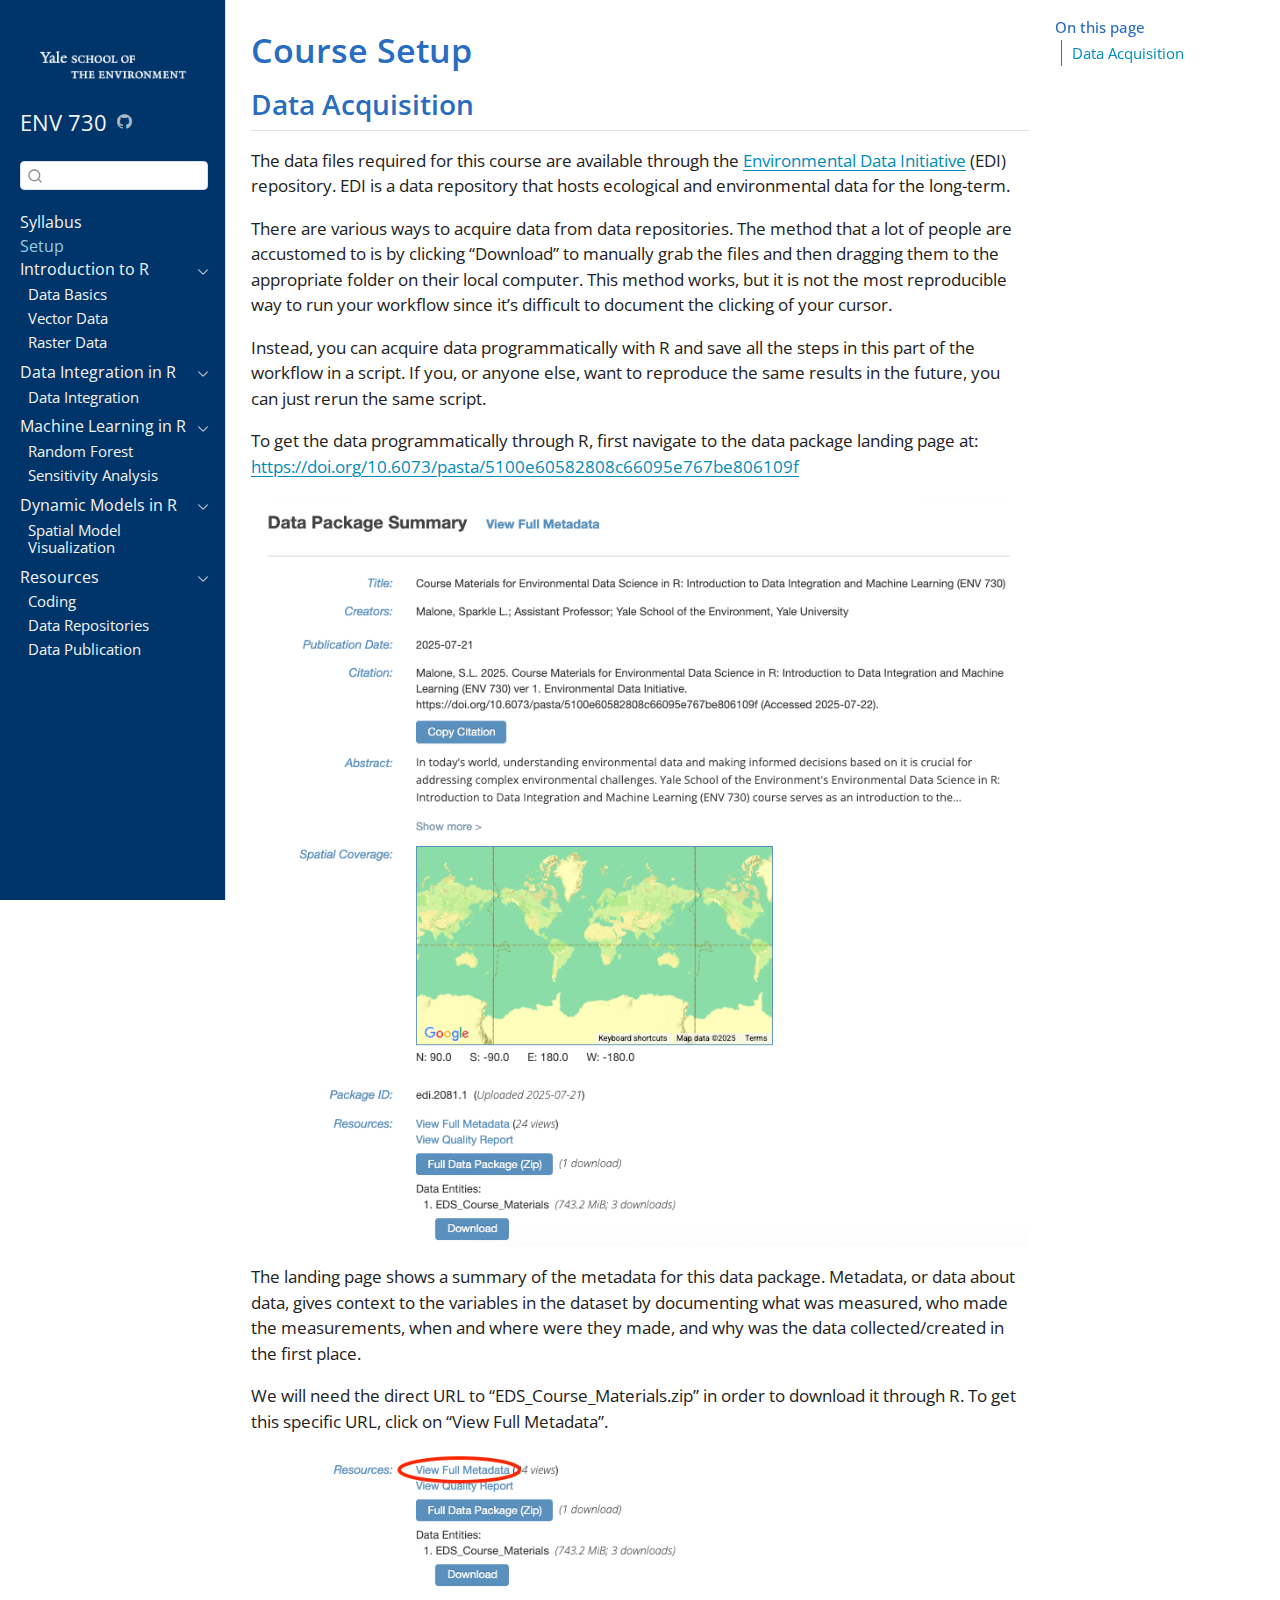
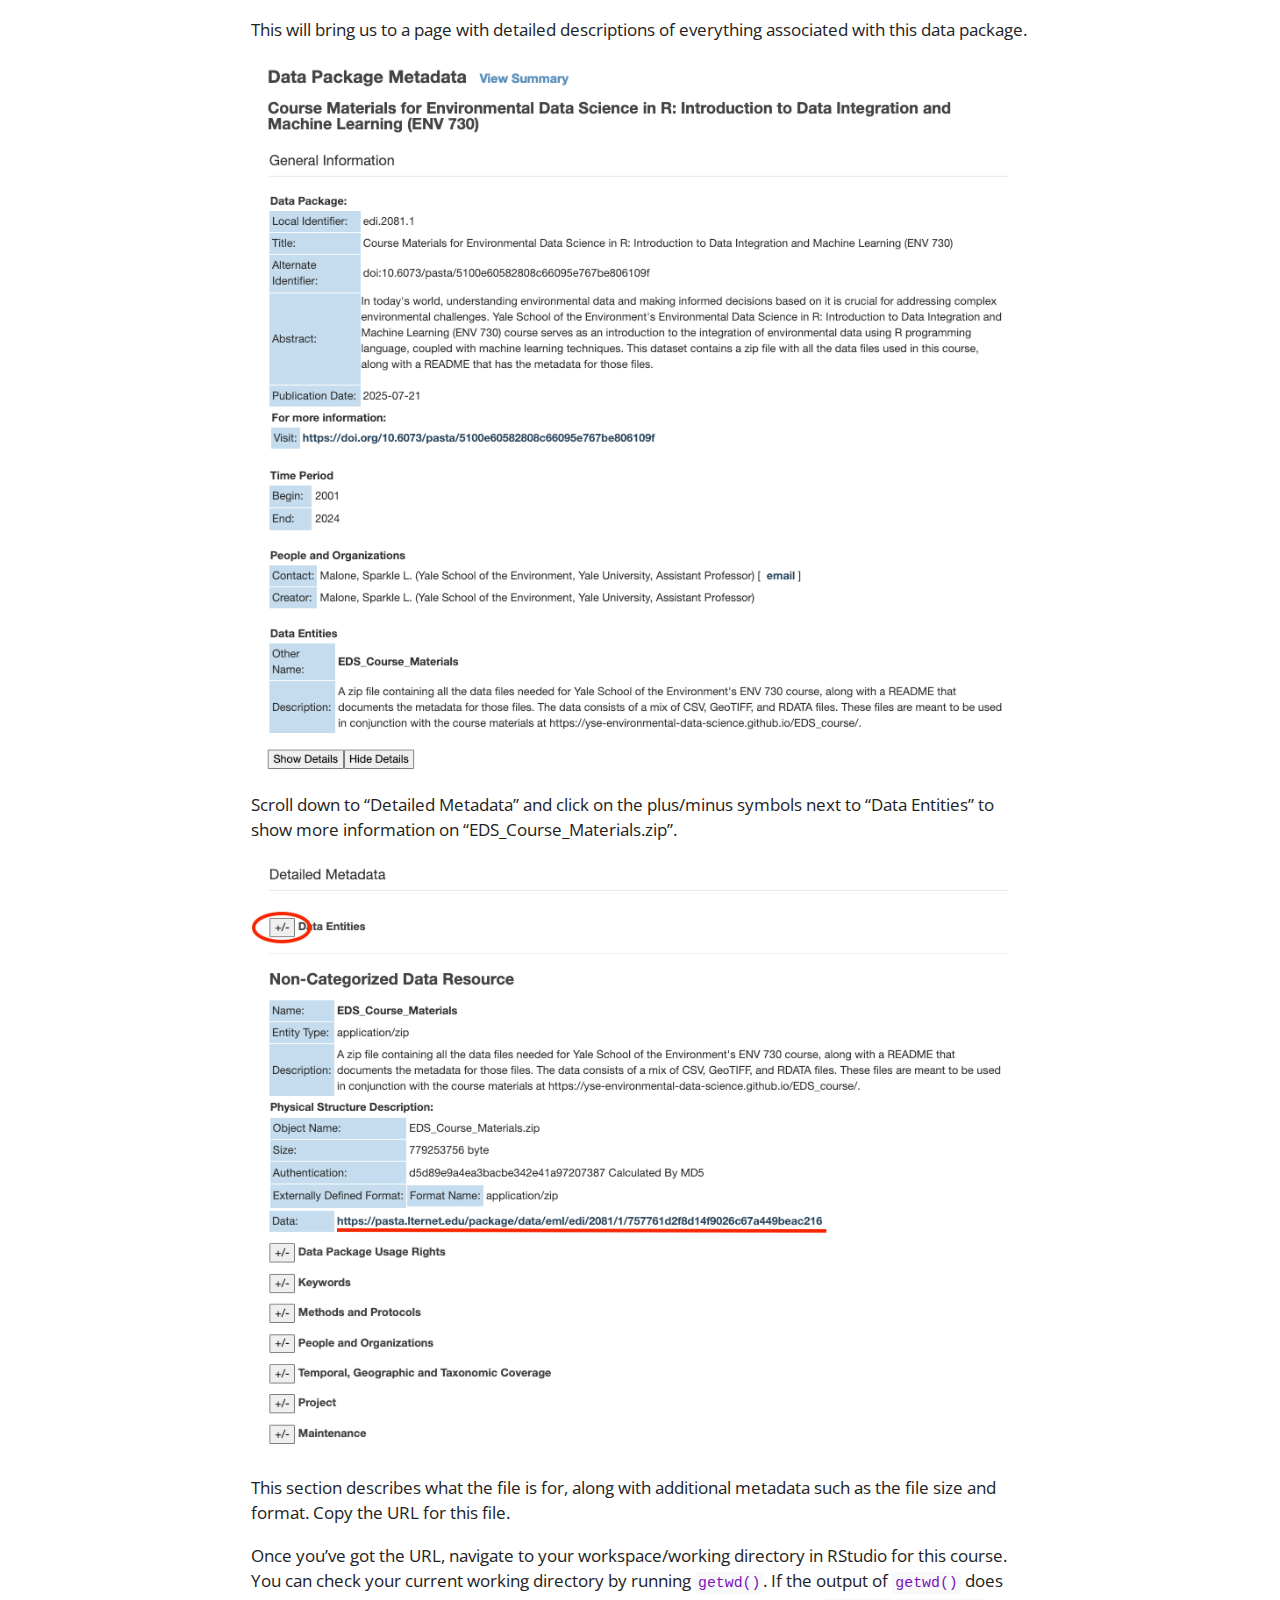
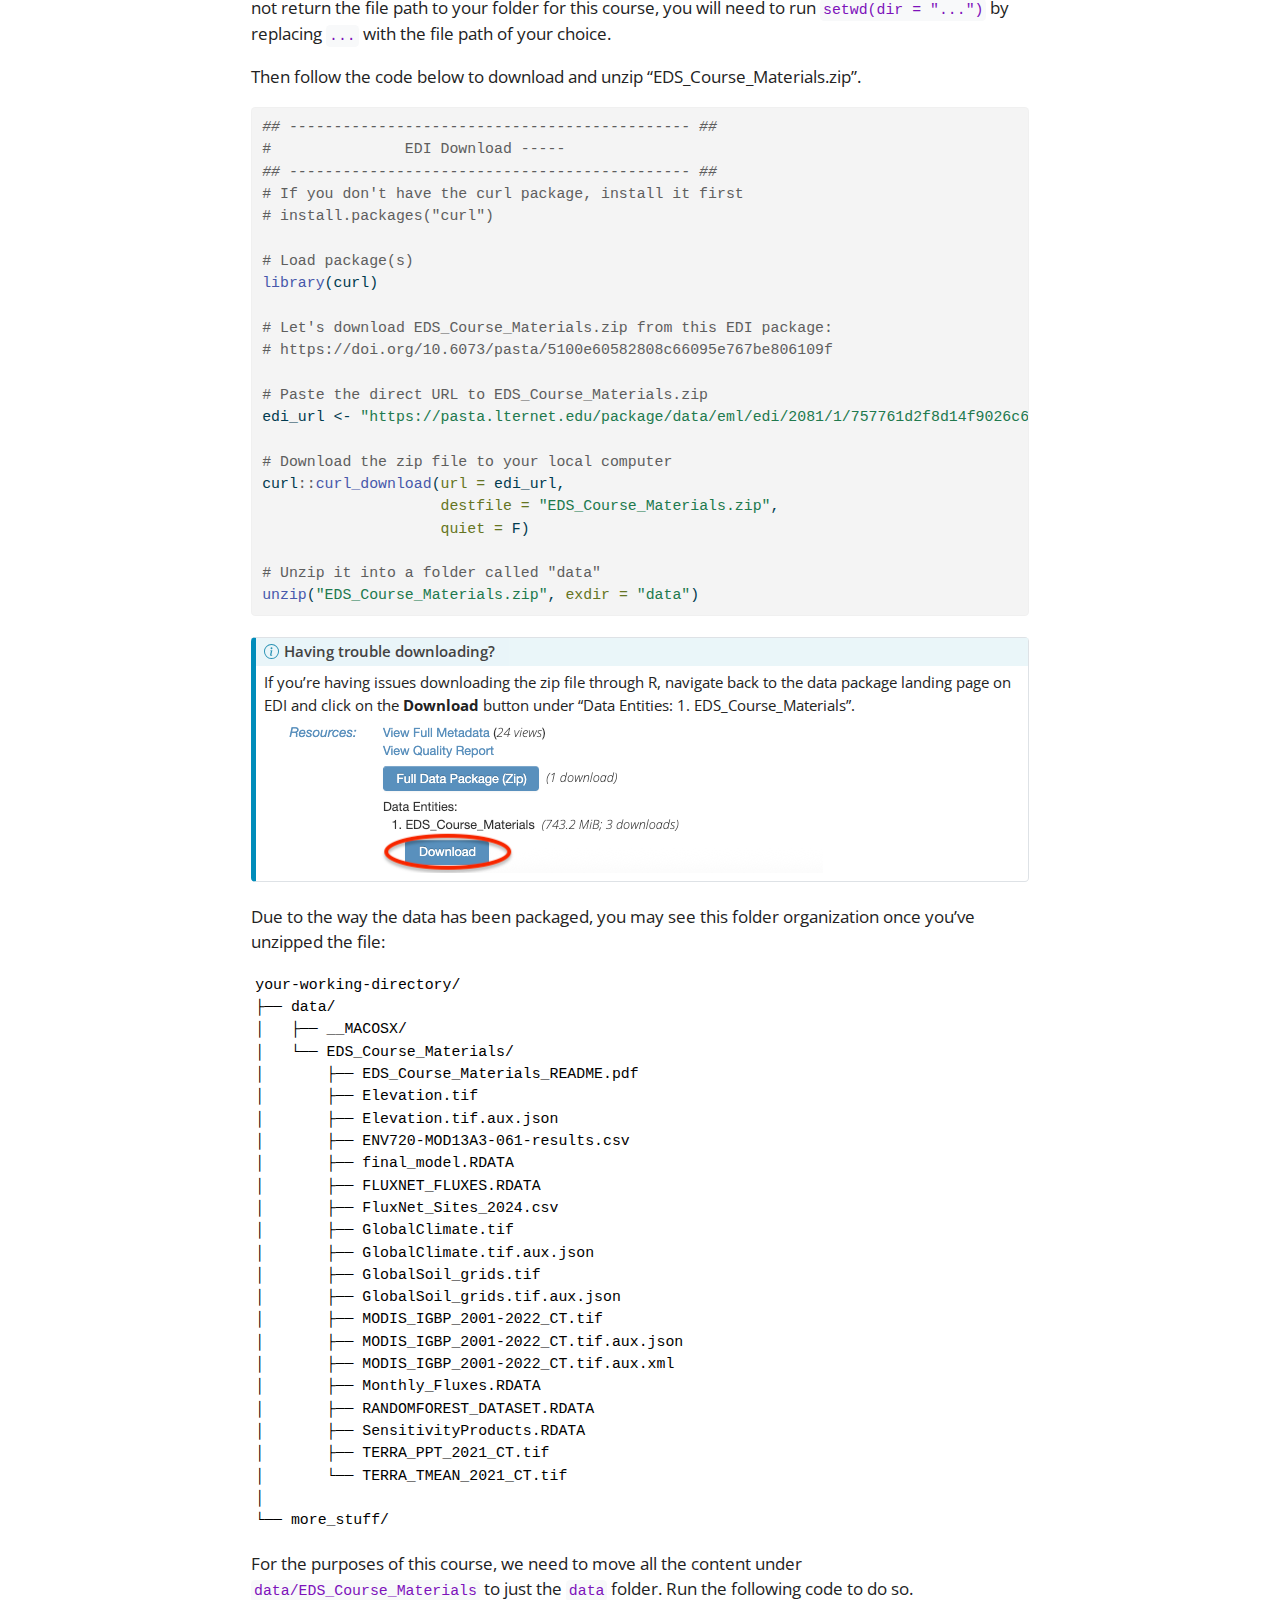
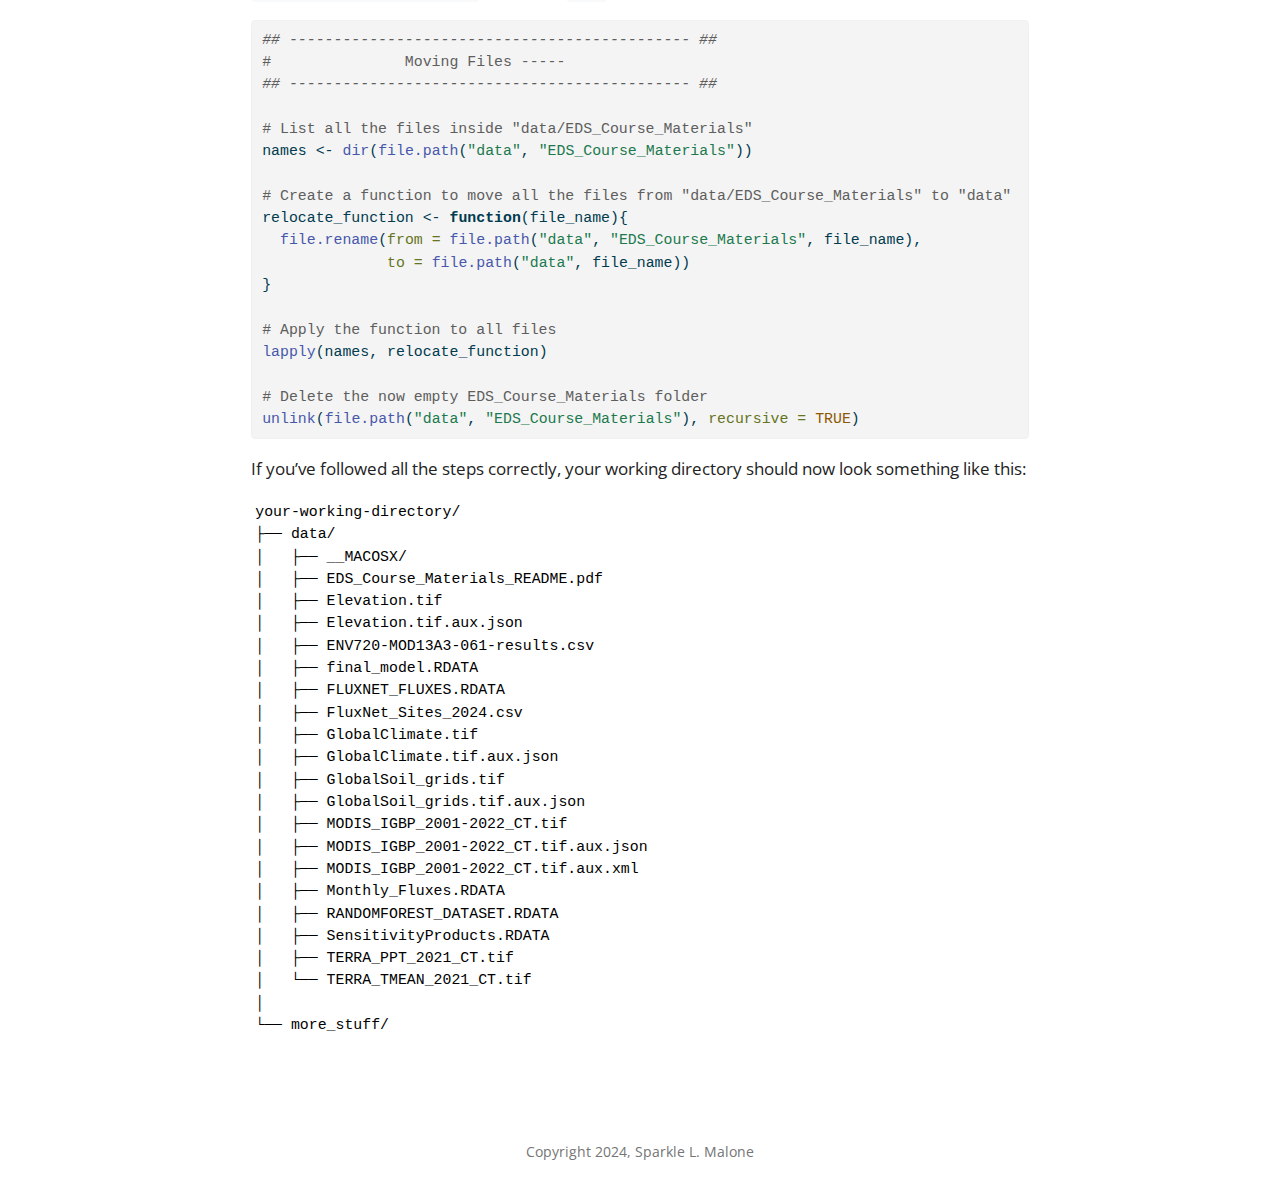
<file: docs/setup.html>
<!DOCTYPE html>
<html xmlns="http://www.w3.org/1999/xhtml" lang="en" xml:lang="en"><head>

<meta charset="utf-8">
<meta name="generator" content="quarto-1.5.57">

<meta name="viewport" content="width=device-width, initial-scale=1.0, user-scalable=yes">


<title>Course Setup</title>
<style>
code{white-space: pre-wrap;}
span.smallcaps{font-variant: small-caps;}
div.columns{display: flex; gap: min(4vw, 1.5em);}
div.column{flex: auto; overflow-x: auto;}
div.hanging-indent{margin-left: 1.5em; text-indent: -1.5em;}
ul.task-list{list-style: none;}
ul.task-list li input[type="checkbox"] {
  width: 0.8em;
  margin: 0 0.8em 0.2em -1em; /* quarto-specific, see https://github.com/quarto-dev/quarto-cli/issues/4556 */ 
  vertical-align: middle;
}
/* CSS for syntax highlighting */
pre > code.sourceCode { white-space: pre; position: relative; }
pre > code.sourceCode > span { line-height: 1.25; }
pre > code.sourceCode > span:empty { height: 1.2em; }
.sourceCode { overflow: visible; }
code.sourceCode > span { color: inherit; text-decoration: inherit; }
div.sourceCode { margin: 1em 0; }
pre.sourceCode { margin: 0; }
@media screen {
div.sourceCode { overflow: auto; }
}
@media print {
pre > code.sourceCode { white-space: pre-wrap; }
pre > code.sourceCode > span { display: inline-block; text-indent: -5em; padding-left: 5em; }
}
pre.numberSource code
  { counter-reset: source-line 0; }
pre.numberSource code > span
  { position: relative; left: -4em; counter-increment: source-line; }
pre.numberSource code > span > a:first-child::before
  { content: counter(source-line);
    position: relative; left: -1em; text-align: right; vertical-align: baseline;
    border: none; display: inline-block;
    -webkit-touch-callout: none; -webkit-user-select: none;
    -khtml-user-select: none; -moz-user-select: none;
    -ms-user-select: none; user-select: none;
    padding: 0 4px; width: 4em;
  }
pre.numberSource { margin-left: 3em;  padding-left: 4px; }
div.sourceCode
  {   }
@media screen {
pre > code.sourceCode > span > a:first-child::before { text-decoration: underline; }
}
</style>


<script src="site_libs/quarto-nav/quarto-nav.js"></script>
<script src="site_libs/quarto-nav/headroom.min.js"></script>
<script src="site_libs/clipboard/clipboard.min.js"></script>
<script src="site_libs/quarto-search/autocomplete.umd.js"></script>
<script src="site_libs/quarto-search/fuse.min.js"></script>
<script src="site_libs/quarto-search/quarto-search.js"></script>
<meta name="quarto:offset" content="./">
<link href="./images/favicon.png" rel="icon" type="image/png">
<script src="site_libs/quarto-html/quarto.js"></script>
<script src="site_libs/quarto-html/popper.min.js"></script>
<script src="site_libs/quarto-html/tippy.umd.min.js"></script>
<script src="site_libs/quarto-html/anchor.min.js"></script>
<link href="site_libs/quarto-html/tippy.css" rel="stylesheet">
<link href="site_libs/quarto-html/quarto-syntax-highlighting.css" rel="stylesheet" id="quarto-text-highlighting-styles">
<script src="site_libs/bootstrap/bootstrap.min.js"></script>
<link href="site_libs/bootstrap/bootstrap-icons.css" rel="stylesheet">
<link href="site_libs/bootstrap/bootstrap.min.css" rel="stylesheet" id="quarto-bootstrap" data-mode="light">
<script id="quarto-search-options" type="application/json">{
  "location": "sidebar",
  "copy-button": false,
  "collapse-after": 3,
  "panel-placement": "start",
  "type": "textbox",
  "limit": 50,
  "keyboard-shortcut": [
    "f",
    "/",
    "s"
  ],
  "show-item-context": false,
  "language": {
    "search-no-results-text": "No results",
    "search-matching-documents-text": "matching documents",
    "search-copy-link-title": "Copy link to search",
    "search-hide-matches-text": "Hide additional matches",
    "search-more-match-text": "more match in this document",
    "search-more-matches-text": "more matches in this document",
    "search-clear-button-title": "Clear",
    "search-text-placeholder": "",
    "search-detached-cancel-button-title": "Cancel",
    "search-submit-button-title": "Submit",
    "search-label": "Search"
  }
}</script>


</head>

<body class="nav-sidebar docked">

<div id="quarto-search-results"></div>
  <header id="quarto-header" class="headroom fixed-top">
  <nav class="quarto-secondary-nav">
    <div class="container-fluid d-flex">
      <button type="button" class="quarto-btn-toggle btn" data-bs-toggle="collapse" role="button" data-bs-target=".quarto-sidebar-collapse-item" aria-controls="quarto-sidebar" aria-expanded="false" aria-label="Toggle sidebar navigation" onclick="if (window.quartoToggleHeadroom) { window.quartoToggleHeadroom(); }">
        <i class="bi bi-layout-text-sidebar-reverse"></i>
      </button>
        <nav class="quarto-page-breadcrumbs" aria-label="breadcrumb"><ol class="breadcrumb"><li class="breadcrumb-item"><a href="./setup.html">Setup</a></li></ol></nav>
        <a class="flex-grow-1" role="navigation" data-bs-toggle="collapse" data-bs-target=".quarto-sidebar-collapse-item" aria-controls="quarto-sidebar" aria-expanded="false" aria-label="Toggle sidebar navigation" onclick="if (window.quartoToggleHeadroom) { window.quartoToggleHeadroom(); }">      
        </a>
      <button type="button" class="btn quarto-search-button" aria-label="Search" onclick="window.quartoOpenSearch();">
        <i class="bi bi-search"></i>
      </button>
    </div>
  </nav>
</header>
<!-- content -->
<div id="quarto-content" class="quarto-container page-columns page-rows-contents page-layout-article">
<!-- sidebar -->
  <nav id="quarto-sidebar" class="sidebar collapse collapse-horizontal quarto-sidebar-collapse-item sidebar-navigation docked overflow-auto">
    <div class="pt-lg-2 mt-2 text-left sidebar-header sidebar-header-stacked">
      <a href="./index.html" class="sidebar-logo-link">
      <img src="./images/YSEwordmark2L_RGB-KO.png" alt="" class="sidebar-logo py-0 d-lg-inline d-none">
      </a>
    <div class="sidebar-title mb-0 py-0">
      <a href="./">ENV 730</a> 
        <div class="sidebar-tools-main">
    <a href="https://github.com/YSE-Environmental-Data-Science/EDS_course" title="" class="quarto-navigation-tool px-1" aria-label=""><i class="bi bi-github"></i></a>
</div>
    </div>
      </div>
        <div class="mt-2 flex-shrink-0 align-items-center">
        <div class="sidebar-search">
        <div id="quarto-search" class="" title="Search"></div>
        </div>
        </div>
    <div class="sidebar-menu-container"> 
    <ul class="list-unstyled mt-1">
        <li class="sidebar-item">
  <div class="sidebar-item-container"> 
  <a href="./index.html" class="sidebar-item-text sidebar-link">
 <span class="menu-text">Syllabus</span></a>
  </div>
</li>
        <li class="sidebar-item">
  <div class="sidebar-item-container"> 
  <a href="./setup.html" class="sidebar-item-text sidebar-link active">
 <span class="menu-text">Setup</span></a>
  </div>
</li>
        <li class="sidebar-item sidebar-item-section">
      <div class="sidebar-item-container"> 
            <a class="sidebar-item-text sidebar-link text-start" data-bs-toggle="collapse" data-bs-target="#quarto-sidebar-section-1" role="navigation" aria-expanded="true">
 <span class="menu-text">Introduction to R</span></a>
          <a class="sidebar-item-toggle text-start" data-bs-toggle="collapse" data-bs-target="#quarto-sidebar-section-1" role="navigation" aria-expanded="true" aria-label="Toggle section">
            <i class="bi bi-chevron-right ms-2"></i>
          </a> 
      </div>
      <ul id="quarto-sidebar-section-1" class="collapse list-unstyled sidebar-section depth1 show">  
          <li class="sidebar-item">
  <div class="sidebar-item-container"> 
  <a href="./data_basics.html" class="sidebar-item-text sidebar-link">
 <span class="menu-text">Data Basics</span></a>
  </div>
</li>
          <li class="sidebar-item">
  <div class="sidebar-item-container"> 
  <a href="./sf.html" class="sidebar-item-text sidebar-link">
 <span class="menu-text">Vector Data</span></a>
  </div>
</li>
          <li class="sidebar-item">
  <div class="sidebar-item-container"> 
  <a href="./terra.html" class="sidebar-item-text sidebar-link">
 <span class="menu-text">Raster Data</span></a>
  </div>
</li>
      </ul>
  </li>
        <li class="sidebar-item sidebar-item-section">
      <div class="sidebar-item-container"> 
            <a class="sidebar-item-text sidebar-link text-start" data-bs-toggle="collapse" data-bs-target="#quarto-sidebar-section-2" role="navigation" aria-expanded="true">
 <span class="menu-text">Data Integration in R</span></a>
          <a class="sidebar-item-toggle text-start" data-bs-toggle="collapse" data-bs-target="#quarto-sidebar-section-2" role="navigation" aria-expanded="true" aria-label="Toggle section">
            <i class="bi bi-chevron-right ms-2"></i>
          </a> 
      </div>
      <ul id="quarto-sidebar-section-2" class="collapse list-unstyled sidebar-section depth1 show">  
          <li class="sidebar-item">
  <div class="sidebar-item-container"> 
  <a href="./data_integration.html" class="sidebar-item-text sidebar-link">
 <span class="menu-text">Data Integration</span></a>
  </div>
</li>
      </ul>
  </li>
        <li class="sidebar-item sidebar-item-section">
      <div class="sidebar-item-container"> 
            <a class="sidebar-item-text sidebar-link text-start" data-bs-toggle="collapse" data-bs-target="#quarto-sidebar-section-3" role="navigation" aria-expanded="true">
 <span class="menu-text">Machine Learning in R</span></a>
          <a class="sidebar-item-toggle text-start" data-bs-toggle="collapse" data-bs-target="#quarto-sidebar-section-3" role="navigation" aria-expanded="true" aria-label="Toggle section">
            <i class="bi bi-chevron-right ms-2"></i>
          </a> 
      </div>
      <ul id="quarto-sidebar-section-3" class="collapse list-unstyled sidebar-section depth1 show">  
          <li class="sidebar-item">
  <div class="sidebar-item-container"> 
  <a href="./random_forest.html" class="sidebar-item-text sidebar-link">
 <span class="menu-text">Random Forest</span></a>
  </div>
</li>
          <li class="sidebar-item">
  <div class="sidebar-item-container"> 
  <a href="./sensitivity.html" class="sidebar-item-text sidebar-link">
 <span class="menu-text">Sensitivity Analysis</span></a>
  </div>
</li>
      </ul>
  </li>
        <li class="sidebar-item sidebar-item-section">
      <div class="sidebar-item-container"> 
            <a class="sidebar-item-text sidebar-link text-start" data-bs-toggle="collapse" data-bs-target="#quarto-sidebar-section-4" role="navigation" aria-expanded="true">
 <span class="menu-text">Dynamic Models in R</span></a>
          <a class="sidebar-item-toggle text-start" data-bs-toggle="collapse" data-bs-target="#quarto-sidebar-section-4" role="navigation" aria-expanded="true" aria-label="Toggle section">
            <i class="bi bi-chevron-right ms-2"></i>
          </a> 
      </div>
      <ul id="quarto-sidebar-section-4" class="collapse list-unstyled sidebar-section depth1 show">  
          <li class="sidebar-item">
  <div class="sidebar-item-container"> 
  <a href="./spatial_projections.html" class="sidebar-item-text sidebar-link">
 <span class="menu-text">Spatial Model Visualization</span></a>
  </div>
</li>
      </ul>
  </li>
        <li class="sidebar-item sidebar-item-section">
      <div class="sidebar-item-container"> 
            <a class="sidebar-item-text sidebar-link text-start" data-bs-toggle="collapse" data-bs-target="#quarto-sidebar-section-5" role="navigation" aria-expanded="true">
 <span class="menu-text">Resources</span></a>
          <a class="sidebar-item-toggle text-start" data-bs-toggle="collapse" data-bs-target="#quarto-sidebar-section-5" role="navigation" aria-expanded="true" aria-label="Toggle section">
            <i class="bi bi-chevron-right ms-2"></i>
          </a> 
      </div>
      <ul id="quarto-sidebar-section-5" class="collapse list-unstyled sidebar-section depth1 show">  
          <li class="sidebar-item">
  <div class="sidebar-item-container"> 
  <a href="./resources.html" class="sidebar-item-text sidebar-link">
 <span class="menu-text">Coding</span></a>
  </div>
</li>
          <li class="sidebar-item">
  <div class="sidebar-item-container"> 
  <a href="./data_repos.html" class="sidebar-item-text sidebar-link">
 <span class="menu-text">Data Repositories</span></a>
  </div>
</li>
          <li class="sidebar-item">
  <div class="sidebar-item-container"> 
  <a href="./data_pub.html" class="sidebar-item-text sidebar-link">
 <span class="menu-text">Data Publication</span></a>
  </div>
</li>
      </ul>
  </li>
    </ul>
    </div>
</nav>
<div id="quarto-sidebar-glass" class="quarto-sidebar-collapse-item" data-bs-toggle="collapse" data-bs-target=".quarto-sidebar-collapse-item"></div>
<!-- margin-sidebar -->
    <div id="quarto-margin-sidebar" class="sidebar margin-sidebar">
        <nav id="TOC" role="doc-toc" class="toc-active">
    <h2 id="toc-title">On this page</h2>
   
  <ul>
  <li><a href="#data-acquisition" id="toc-data-acquisition" class="nav-link active" data-scroll-target="#data-acquisition">Data Acquisition</a></li>
  </ul>
</nav>
    </div>
<!-- main -->
<main class="content" id="quarto-document-content">

<header id="title-block-header" class="quarto-title-block default">
<div class="quarto-title">
<h1 class="title">Course Setup</h1>
</div>



<div class="quarto-title-meta">

    
  
    
  </div>
  


</header>


<section id="data-acquisition" class="level2">
<h2 class="anchored" data-anchor-id="data-acquisition">Data Acquisition</h2>
<p>The data files required for this course are available through the <a href="https://edirepository.org/">Environmental Data Initiative</a> (EDI) repository. EDI is a data repository that hosts ecological and environmental data for the long-term.</p>
<p>There are various ways to acquire data from data repositories. The method that a lot of people are accustomed to is by clicking “Download” to manually grab the files and then dragging them to the appropriate folder on their local computer. This method works, but it is not the most reproducible way to run your workflow since it’s difficult to document the clicking of your cursor.</p>
<p>Instead, you can acquire data programmatically with R and save all the steps in this part of the workflow in a script. If you, or anyone else, want to reproduce the same results in the future, you can just rerun the same script.</p>
<p>To get the data programmatically through R, first navigate to the data package landing page at: <a href="https://doi.org/10.6073/pasta/5100e60582808c66095e767be806109f">https://doi.org/10.6073/pasta/5100e60582808c66095e767be806109f</a></p>
<p align="center">
</p><p><img src="images/setup1.png" align="center" width="100%"></p>
<p></p>
<p>The landing page shows a summary of the metadata for this data package. Metadata, or data about data, gives context to the variables in the dataset by documenting what was measured, who made the measurements, when and where were they made, and why was the data collected/created in the first place.</p>
<p>We will need the direct URL to “EDS_Course_Materials.zip” in order to download it through R. To get this specific URL, click on “View Full Metadata”.</p>
<p align="center">
</p><p><img src="images/setup2.png" align="center" width="100%"></p>
<p></p>
<p>This will bring us to a page with detailed descriptions of everything associated with this data package.</p>
<p align="center">
</p><p><img src="images/setup3.png" align="center" width="100%"></p>
<p></p>
<p>Scroll down to “Detailed Metadata” and click on the plus/minus symbols next to “Data Entities” to show more information on “EDS_Course_Materials.zip”.</p>
<p align="center">
</p><p><img src="images/setup4.png" align="center" width="100%"></p>
<p></p>
<p>This section describes what the file is for, along with additional metadata such as the file size and format. Copy the URL for this file.</p>
<p>Once you’ve got the URL, navigate to your workspace/working directory in RStudio for this course. You can check your current working directory by running <code>getwd()</code>. If the output of <code>getwd()</code> does not return the file path to your folder for this course, you will need to run <code>setwd(dir = "...")</code> by replacing <code>...</code> with the file path of your choice.</p>
<p>Then follow the code below to download and unzip “EDS_Course_Materials.zip”.</p>
<div class="cell">
<div class="sourceCode cell-code" id="cb1"><pre class="sourceCode r code-with-copy"><code class="sourceCode r"><span id="cb1-1"><a href="#cb1-1" aria-hidden="true" tabindex="-1"></a><span class="do">## --------------------------------------------- ##</span></span>
<span id="cb1-2"><a href="#cb1-2" aria-hidden="true" tabindex="-1"></a><span class="co">#               EDI Download -----</span></span>
<span id="cb1-3"><a href="#cb1-3" aria-hidden="true" tabindex="-1"></a><span class="do">## --------------------------------------------- ##</span></span>
<span id="cb1-4"><a href="#cb1-4" aria-hidden="true" tabindex="-1"></a><span class="co"># If you don't have the curl package, install it first</span></span>
<span id="cb1-5"><a href="#cb1-5" aria-hidden="true" tabindex="-1"></a><span class="co"># install.packages("curl")</span></span>
<span id="cb1-6"><a href="#cb1-6" aria-hidden="true" tabindex="-1"></a></span>
<span id="cb1-7"><a href="#cb1-7" aria-hidden="true" tabindex="-1"></a><span class="co"># Load package(s)</span></span>
<span id="cb1-8"><a href="#cb1-8" aria-hidden="true" tabindex="-1"></a><span class="fu">library</span>(curl)</span>
<span id="cb1-9"><a href="#cb1-9" aria-hidden="true" tabindex="-1"></a></span>
<span id="cb1-10"><a href="#cb1-10" aria-hidden="true" tabindex="-1"></a><span class="co"># Let's download EDS_Course_Materials.zip from this EDI package:</span></span>
<span id="cb1-11"><a href="#cb1-11" aria-hidden="true" tabindex="-1"></a><span class="co"># https://doi.org/10.6073/pasta/5100e60582808c66095e767be806109f </span></span>
<span id="cb1-12"><a href="#cb1-12" aria-hidden="true" tabindex="-1"></a></span>
<span id="cb1-13"><a href="#cb1-13" aria-hidden="true" tabindex="-1"></a><span class="co"># Paste the direct URL to EDS_Course_Materials.zip</span></span>
<span id="cb1-14"><a href="#cb1-14" aria-hidden="true" tabindex="-1"></a>edi_url <span class="ot">&lt;-</span> <span class="st">"https://pasta.lternet.edu/package/data/eml/edi/2081/1/757761d2f8d14f9026c67a449beac216"</span></span>
<span id="cb1-15"><a href="#cb1-15" aria-hidden="true" tabindex="-1"></a></span>
<span id="cb1-16"><a href="#cb1-16" aria-hidden="true" tabindex="-1"></a><span class="co"># Download the zip file to your local computer</span></span>
<span id="cb1-17"><a href="#cb1-17" aria-hidden="true" tabindex="-1"></a>curl<span class="sc">::</span><span class="fu">curl_download</span>(<span class="at">url =</span> edi_url, </span>
<span id="cb1-18"><a href="#cb1-18" aria-hidden="true" tabindex="-1"></a>                    <span class="at">destfile =</span> <span class="st">"EDS_Course_Materials.zip"</span>, </span>
<span id="cb1-19"><a href="#cb1-19" aria-hidden="true" tabindex="-1"></a>                    <span class="at">quiet =</span> F)</span>
<span id="cb1-20"><a href="#cb1-20" aria-hidden="true" tabindex="-1"></a></span>
<span id="cb1-21"><a href="#cb1-21" aria-hidden="true" tabindex="-1"></a><span class="co"># Unzip it into a folder called "data"</span></span>
<span id="cb1-22"><a href="#cb1-22" aria-hidden="true" tabindex="-1"></a><span class="fu">unzip</span>(<span class="st">"EDS_Course_Materials.zip"</span>, <span class="at">exdir =</span> <span class="st">"data"</span>)</span></code><button title="Copy to Clipboard" class="code-copy-button"><i class="bi"></i></button></pre></div>
</div>
<div class="callout callout-style-default callout-note callout-titled">
<div class="callout-header d-flex align-content-center">
<div class="callout-icon-container">
<i class="callout-icon"></i>
</div>
<div class="callout-title-container flex-fill">
Having trouble downloading?
</div>
</div>
<div class="callout-body-container callout-body">
<p>If you’re having issues downloading the zip file through R, navigate back to the data package landing page on EDI and click on the <strong>Download</strong> button under “Data Entities: 1. EDS_Course_Materials”. <img src="images/setup5.png" class="img-fluid"></p>
</div>
</div>
<p>Due to the way the data has been packaged, you may see this folder organization once you’ve unzipped the file:</p>
<pre data-eval="F"><code>your-working-directory/
├── data/               
│   ├── __MACOSX/             
│   └── EDS_Course_Materials/             
│       ├── EDS_Course_Materials_README.pdf
│       ├── Elevation.tif
│       ├── Elevation.tif.aux.json
│       ├── ENV720-MOD13A3-061-results.csv
│       ├── final_model.RDATA
│       ├── FLUXNET_FLUXES.RDATA
│       ├── FluxNet_Sites_2024.csv
│       ├── GlobalClimate.tif
│       ├── GlobalClimate.tif.aux.json
│       ├── GlobalSoil_grids.tif
│       ├── GlobalSoil_grids.tif.aux.json
│       ├── MODIS_IGBP_2001-2022_CT.tif
│       ├── MODIS_IGBP_2001-2022_CT.tif.aux.json
│       ├── MODIS_IGBP_2001-2022_CT.tif.aux.xml
│       ├── Monthly_Fluxes.RDATA
│       ├── RANDOMFOREST_DATASET.RDATA
│       ├── SensitivityProducts.RDATA
│       ├── TERRA_PPT_2021_CT.tif
│       └── TERRA_TMEAN_2021_CT.tif   
│
└── more_stuff/            </code></pre>
<p>For the purposes of this course, we need to move all the content under <code>data/EDS_Course_Materials</code> to just the <code>data</code> folder. Run the following code to do so.</p>
<div class="cell">
<div class="sourceCode cell-code" id="cb3"><pre class="sourceCode r code-with-copy"><code class="sourceCode r"><span id="cb3-1"><a href="#cb3-1" aria-hidden="true" tabindex="-1"></a><span class="do">## --------------------------------------------- ##</span></span>
<span id="cb3-2"><a href="#cb3-2" aria-hidden="true" tabindex="-1"></a><span class="co">#               Moving Files -----</span></span>
<span id="cb3-3"><a href="#cb3-3" aria-hidden="true" tabindex="-1"></a><span class="do">## --------------------------------------------- ##</span></span>
<span id="cb3-4"><a href="#cb3-4" aria-hidden="true" tabindex="-1"></a></span>
<span id="cb3-5"><a href="#cb3-5" aria-hidden="true" tabindex="-1"></a><span class="co"># List all the files inside "data/EDS_Course_Materials"</span></span>
<span id="cb3-6"><a href="#cb3-6" aria-hidden="true" tabindex="-1"></a>names <span class="ot">&lt;-</span> <span class="fu">dir</span>(<span class="fu">file.path</span>(<span class="st">"data"</span>, <span class="st">"EDS_Course_Materials"</span>)) </span>
<span id="cb3-7"><a href="#cb3-7" aria-hidden="true" tabindex="-1"></a></span>
<span id="cb3-8"><a href="#cb3-8" aria-hidden="true" tabindex="-1"></a><span class="co"># Create a function to move all the files from "data/EDS_Course_Materials" to "data"</span></span>
<span id="cb3-9"><a href="#cb3-9" aria-hidden="true" tabindex="-1"></a>relocate_function <span class="ot">&lt;-</span> <span class="cf">function</span>(file_name){</span>
<span id="cb3-10"><a href="#cb3-10" aria-hidden="true" tabindex="-1"></a>  <span class="fu">file.rename</span>(<span class="at">from =</span> <span class="fu">file.path</span>(<span class="st">"data"</span>, <span class="st">"EDS_Course_Materials"</span>, file_name),</span>
<span id="cb3-11"><a href="#cb3-11" aria-hidden="true" tabindex="-1"></a>              <span class="at">to =</span> <span class="fu">file.path</span>(<span class="st">"data"</span>, file_name))</span>
<span id="cb3-12"><a href="#cb3-12" aria-hidden="true" tabindex="-1"></a>}</span>
<span id="cb3-13"><a href="#cb3-13" aria-hidden="true" tabindex="-1"></a></span>
<span id="cb3-14"><a href="#cb3-14" aria-hidden="true" tabindex="-1"></a><span class="co"># Apply the function to all files</span></span>
<span id="cb3-15"><a href="#cb3-15" aria-hidden="true" tabindex="-1"></a><span class="fu">lapply</span>(names, relocate_function)</span>
<span id="cb3-16"><a href="#cb3-16" aria-hidden="true" tabindex="-1"></a></span>
<span id="cb3-17"><a href="#cb3-17" aria-hidden="true" tabindex="-1"></a><span class="co"># Delete the now empty EDS_Course_Materials folder</span></span>
<span id="cb3-18"><a href="#cb3-18" aria-hidden="true" tabindex="-1"></a><span class="fu">unlink</span>(<span class="fu">file.path</span>(<span class="st">"data"</span>, <span class="st">"EDS_Course_Materials"</span>), <span class="at">recursive =</span> <span class="cn">TRUE</span>)</span></code><button title="Copy to Clipboard" class="code-copy-button"><i class="bi"></i></button></pre></div>
</div>
<p>If you’ve followed all the steps correctly, your working directory should now look something like this:</p>
<pre data-eval="F"><code>your-working-directory/
├── data/               
│   ├── __MACOSX/             
│   ├── EDS_Course_Materials_README.pdf
│   ├── Elevation.tif
│   ├── Elevation.tif.aux.json
│   ├── ENV720-MOD13A3-061-results.csv
│   ├── final_model.RDATA
│   ├── FLUXNET_FLUXES.RDATA
│   ├── FluxNet_Sites_2024.csv
│   ├── GlobalClimate.tif
│   ├── GlobalClimate.tif.aux.json
│   ├── GlobalSoil_grids.tif
│   ├── GlobalSoil_grids.tif.aux.json
│   ├── MODIS_IGBP_2001-2022_CT.tif
│   ├── MODIS_IGBP_2001-2022_CT.tif.aux.json
│   ├── MODIS_IGBP_2001-2022_CT.tif.aux.xml
│   ├── Monthly_Fluxes.RDATA
│   ├── RANDOMFOREST_DATASET.RDATA
│   ├── SensitivityProducts.RDATA
│   ├── TERRA_PPT_2021_CT.tif
│   └── TERRA_TMEAN_2021_CT.tif   
│
└── more_stuff/     </code></pre>


</section>

</main> <!-- /main -->
<script id="quarto-html-after-body" type="application/javascript">
window.document.addEventListener("DOMContentLoaded", function (event) {
  const toggleBodyColorMode = (bsSheetEl) => {
    const mode = bsSheetEl.getAttribute("data-mode");
    const bodyEl = window.document.querySelector("body");
    if (mode === "dark") {
      bodyEl.classList.add("quarto-dark");
      bodyEl.classList.remove("quarto-light");
    } else {
      bodyEl.classList.add("quarto-light");
      bodyEl.classList.remove("quarto-dark");
    }
  }
  const toggleBodyColorPrimary = () => {
    const bsSheetEl = window.document.querySelector("link#quarto-bootstrap");
    if (bsSheetEl) {
      toggleBodyColorMode(bsSheetEl);
    }
  }
  toggleBodyColorPrimary();  
  const icon = "";
  const anchorJS = new window.AnchorJS();
  anchorJS.options = {
    placement: 'right',
    icon: icon
  };
  anchorJS.add('.anchored');
  const isCodeAnnotation = (el) => {
    for (const clz of el.classList) {
      if (clz.startsWith('code-annotation-')) {                     
        return true;
      }
    }
    return false;
  }
  const onCopySuccess = function(e) {
    // button target
    const button = e.trigger;
    // don't keep focus
    button.blur();
    // flash "checked"
    button.classList.add('code-copy-button-checked');
    var currentTitle = button.getAttribute("title");
    button.setAttribute("title", "Copied!");
    let tooltip;
    if (window.bootstrap) {
      button.setAttribute("data-bs-toggle", "tooltip");
      button.setAttribute("data-bs-placement", "left");
      button.setAttribute("data-bs-title", "Copied!");
      tooltip = new bootstrap.Tooltip(button, 
        { trigger: "manual", 
          customClass: "code-copy-button-tooltip",
          offset: [0, -8]});
      tooltip.show();    
    }
    setTimeout(function() {
      if (tooltip) {
        tooltip.hide();
        button.removeAttribute("data-bs-title");
        button.removeAttribute("data-bs-toggle");
        button.removeAttribute("data-bs-placement");
      }
      button.setAttribute("title", currentTitle);
      button.classList.remove('code-copy-button-checked');
    }, 1000);
    // clear code selection
    e.clearSelection();
  }
  const getTextToCopy = function(trigger) {
      const codeEl = trigger.previousElementSibling.cloneNode(true);
      for (const childEl of codeEl.children) {
        if (isCodeAnnotation(childEl)) {
          childEl.remove();
        }
      }
      return codeEl.innerText;
  }
  const clipboard = new window.ClipboardJS('.code-copy-button:not([data-in-quarto-modal])', {
    text: getTextToCopy
  });
  clipboard.on('success', onCopySuccess);
  if (window.document.getElementById('quarto-embedded-source-code-modal')) {
    // For code content inside modals, clipBoardJS needs to be initialized with a container option
    // TODO: Check when it could be a function (https://github.com/zenorocha/clipboard.js/issues/860)
    const clipboardModal = new window.ClipboardJS('.code-copy-button[data-in-quarto-modal]', {
      text: getTextToCopy,
      container: window.document.getElementById('quarto-embedded-source-code-modal')
    });
    clipboardModal.on('success', onCopySuccess);
  }
    var localhostRegex = new RegExp(/^(?:http|https):\/\/localhost\:?[0-9]*\//);
    var mailtoRegex = new RegExp(/^mailto:/);
      var filterRegex = new RegExp('/' + window.location.host + '/');
    var isInternal = (href) => {
        return filterRegex.test(href) || localhostRegex.test(href) || mailtoRegex.test(href);
    }
    // Inspect non-navigation links and adorn them if external
 	var links = window.document.querySelectorAll('a[href]:not(.nav-link):not(.navbar-brand):not(.toc-action):not(.sidebar-link):not(.sidebar-item-toggle):not(.pagination-link):not(.no-external):not([aria-hidden]):not(.dropdown-item):not(.quarto-navigation-tool):not(.about-link)');
    for (var i=0; i<links.length; i++) {
      const link = links[i];
      if (!isInternal(link.href)) {
        // undo the damage that might have been done by quarto-nav.js in the case of
        // links that we want to consider external
        if (link.dataset.originalHref !== undefined) {
          link.href = link.dataset.originalHref;
        }
          // target, if specified
          link.setAttribute("target", "_blank");
          if (link.getAttribute("rel") === null) {
            link.setAttribute("rel", "noopener");
          }
      }
    }
  function tippyHover(el, contentFn, onTriggerFn, onUntriggerFn) {
    const config = {
      allowHTML: true,
      maxWidth: 500,
      delay: 100,
      arrow: false,
      appendTo: function(el) {
          return el.parentElement;
      },
      interactive: true,
      interactiveBorder: 10,
      theme: 'quarto',
      placement: 'bottom-start',
    };
    if (contentFn) {
      config.content = contentFn;
    }
    if (onTriggerFn) {
      config.onTrigger = onTriggerFn;
    }
    if (onUntriggerFn) {
      config.onUntrigger = onUntriggerFn;
    }
    window.tippy(el, config); 
  }
  const noterefs = window.document.querySelectorAll('a[role="doc-noteref"]');
  for (var i=0; i<noterefs.length; i++) {
    const ref = noterefs[i];
    tippyHover(ref, function() {
      // use id or data attribute instead here
      let href = ref.getAttribute('data-footnote-href') || ref.getAttribute('href');
      try { href = new URL(href).hash; } catch {}
      const id = href.replace(/^#\/?/, "");
      const note = window.document.getElementById(id);
      if (note) {
        return note.innerHTML;
      } else {
        return "";
      }
    });
  }
  const xrefs = window.document.querySelectorAll('a.quarto-xref');
  const processXRef = (id, note) => {
    // Strip column container classes
    const stripColumnClz = (el) => {
      el.classList.remove("page-full", "page-columns");
      if (el.children) {
        for (const child of el.children) {
          stripColumnClz(child);
        }
      }
    }
    stripColumnClz(note)
    if (id === null || id.startsWith('sec-')) {
      // Special case sections, only their first couple elements
      const container = document.createElement("div");
      if (note.children && note.children.length > 2) {
        container.appendChild(note.children[0].cloneNode(true));
        for (let i = 1; i < note.children.length; i++) {
          const child = note.children[i];
          if (child.tagName === "P" && child.innerText === "") {
            continue;
          } else {
            container.appendChild(child.cloneNode(true));
            break;
          }
        }
        if (window.Quarto?.typesetMath) {
          window.Quarto.typesetMath(container);
        }
        return container.innerHTML
      } else {
        if (window.Quarto?.typesetMath) {
          window.Quarto.typesetMath(note);
        }
        return note.innerHTML;
      }
    } else {
      // Remove any anchor links if they are present
      const anchorLink = note.querySelector('a.anchorjs-link');
      if (anchorLink) {
        anchorLink.remove();
      }
      if (window.Quarto?.typesetMath) {
        window.Quarto.typesetMath(note);
      }
      // TODO in 1.5, we should make sure this works without a callout special case
      if (note.classList.contains("callout")) {
        return note.outerHTML;
      } else {
        return note.innerHTML;
      }
    }
  }
  for (var i=0; i<xrefs.length; i++) {
    const xref = xrefs[i];
    tippyHover(xref, undefined, function(instance) {
      instance.disable();
      let url = xref.getAttribute('href');
      let hash = undefined; 
      if (url.startsWith('#')) {
        hash = url;
      } else {
        try { hash = new URL(url).hash; } catch {}
      }
      if (hash) {
        const id = hash.replace(/^#\/?/, "");
        const note = window.document.getElementById(id);
        if (note !== null) {
          try {
            const html = processXRef(id, note.cloneNode(true));
            instance.setContent(html);
          } finally {
            instance.enable();
            instance.show();
          }
        } else {
          // See if we can fetch this
          fetch(url.split('#')[0])
          .then(res => res.text())
          .then(html => {
            const parser = new DOMParser();
            const htmlDoc = parser.parseFromString(html, "text/html");
            const note = htmlDoc.getElementById(id);
            if (note !== null) {
              const html = processXRef(id, note);
              instance.setContent(html);
            } 
          }).finally(() => {
            instance.enable();
            instance.show();
          });
        }
      } else {
        // See if we can fetch a full url (with no hash to target)
        // This is a special case and we should probably do some content thinning / targeting
        fetch(url)
        .then(res => res.text())
        .then(html => {
          const parser = new DOMParser();
          const htmlDoc = parser.parseFromString(html, "text/html");
          const note = htmlDoc.querySelector('main.content');
          if (note !== null) {
            // This should only happen for chapter cross references
            // (since there is no id in the URL)
            // remove the first header
            if (note.children.length > 0 && note.children[0].tagName === "HEADER") {
              note.children[0].remove();
            }
            const html = processXRef(null, note);
            instance.setContent(html);
          } 
        }).finally(() => {
          instance.enable();
          instance.show();
        });
      }
    }, function(instance) {
    });
  }
      let selectedAnnoteEl;
      const selectorForAnnotation = ( cell, annotation) => {
        let cellAttr = 'data-code-cell="' + cell + '"';
        let lineAttr = 'data-code-annotation="' +  annotation + '"';
        const selector = 'span[' + cellAttr + '][' + lineAttr + ']';
        return selector;
      }
      const selectCodeLines = (annoteEl) => {
        const doc = window.document;
        const targetCell = annoteEl.getAttribute("data-target-cell");
        const targetAnnotation = annoteEl.getAttribute("data-target-annotation");
        const annoteSpan = window.document.querySelector(selectorForAnnotation(targetCell, targetAnnotation));
        const lines = annoteSpan.getAttribute("data-code-lines").split(",");
        const lineIds = lines.map((line) => {
          return targetCell + "-" + line;
        })
        let top = null;
        let height = null;
        let parent = null;
        if (lineIds.length > 0) {
            //compute the position of the single el (top and bottom and make a div)
            const el = window.document.getElementById(lineIds[0]);
            top = el.offsetTop;
            height = el.offsetHeight;
            parent = el.parentElement.parentElement;
          if (lineIds.length > 1) {
            const lastEl = window.document.getElementById(lineIds[lineIds.length - 1]);
            const bottom = lastEl.offsetTop + lastEl.offsetHeight;
            height = bottom - top;
          }
          if (top !== null && height !== null && parent !== null) {
            // cook up a div (if necessary) and position it 
            let div = window.document.getElementById("code-annotation-line-highlight");
            if (div === null) {
              div = window.document.createElement("div");
              div.setAttribute("id", "code-annotation-line-highlight");
              div.style.position = 'absolute';
              parent.appendChild(div);
            }
            div.style.top = top - 2 + "px";
            div.style.height = height + 4 + "px";
            div.style.left = 0;
            let gutterDiv = window.document.getElementById("code-annotation-line-highlight-gutter");
            if (gutterDiv === null) {
              gutterDiv = window.document.createElement("div");
              gutterDiv.setAttribute("id", "code-annotation-line-highlight-gutter");
              gutterDiv.style.position = 'absolute';
              const codeCell = window.document.getElementById(targetCell);
              const gutter = codeCell.querySelector('.code-annotation-gutter');
              gutter.appendChild(gutterDiv);
            }
            gutterDiv.style.top = top - 2 + "px";
            gutterDiv.style.height = height + 4 + "px";
          }
          selectedAnnoteEl = annoteEl;
        }
      };
      const unselectCodeLines = () => {
        const elementsIds = ["code-annotation-line-highlight", "code-annotation-line-highlight-gutter"];
        elementsIds.forEach((elId) => {
          const div = window.document.getElementById(elId);
          if (div) {
            div.remove();
          }
        });
        selectedAnnoteEl = undefined;
      };
        // Handle positioning of the toggle
    window.addEventListener(
      "resize",
      throttle(() => {
        elRect = undefined;
        if (selectedAnnoteEl) {
          selectCodeLines(selectedAnnoteEl);
        }
      }, 10)
    );
    function throttle(fn, ms) {
    let throttle = false;
    let timer;
      return (...args) => {
        if(!throttle) { // first call gets through
            fn.apply(this, args);
            throttle = true;
        } else { // all the others get throttled
            if(timer) clearTimeout(timer); // cancel #2
            timer = setTimeout(() => {
              fn.apply(this, args);
              timer = throttle = false;
            }, ms);
        }
      };
    }
      // Attach click handler to the DT
      const annoteDls = window.document.querySelectorAll('dt[data-target-cell]');
      for (const annoteDlNode of annoteDls) {
        annoteDlNode.addEventListener('click', (event) => {
          const clickedEl = event.target;
          if (clickedEl !== selectedAnnoteEl) {
            unselectCodeLines();
            const activeEl = window.document.querySelector('dt[data-target-cell].code-annotation-active');
            if (activeEl) {
              activeEl.classList.remove('code-annotation-active');
            }
            selectCodeLines(clickedEl);
            clickedEl.classList.add('code-annotation-active');
          } else {
            // Unselect the line
            unselectCodeLines();
            clickedEl.classList.remove('code-annotation-active');
          }
        });
      }
  const findCites = (el) => {
    const parentEl = el.parentElement;
    if (parentEl) {
      const cites = parentEl.dataset.cites;
      if (cites) {
        return {
          el,
          cites: cites.split(' ')
        };
      } else {
        return findCites(el.parentElement)
      }
    } else {
      return undefined;
    }
  };
  var bibliorefs = window.document.querySelectorAll('a[role="doc-biblioref"]');
  for (var i=0; i<bibliorefs.length; i++) {
    const ref = bibliorefs[i];
    const citeInfo = findCites(ref);
    if (citeInfo) {
      tippyHover(citeInfo.el, function() {
        var popup = window.document.createElement('div');
        citeInfo.cites.forEach(function(cite) {
          var citeDiv = window.document.createElement('div');
          citeDiv.classList.add('hanging-indent');
          citeDiv.classList.add('csl-entry');
          var biblioDiv = window.document.getElementById('ref-' + cite);
          if (biblioDiv) {
            citeDiv.innerHTML = biblioDiv.innerHTML;
          }
          popup.appendChild(citeDiv);
        });
        return popup.innerHTML;
      });
    }
  }
});
</script>
</div> <!-- /content -->
<footer class="footer">
  <div class="nav-footer">
    <div class="nav-footer-left">
      &nbsp;
    </div>   
    <div class="nav-footer-center">
<p>Copyright 2024, Sparkle L. Malone</p>
</div>
    <div class="nav-footer-right">
      &nbsp;
    </div>
  </div>
</footer>




</body></html>
</file>
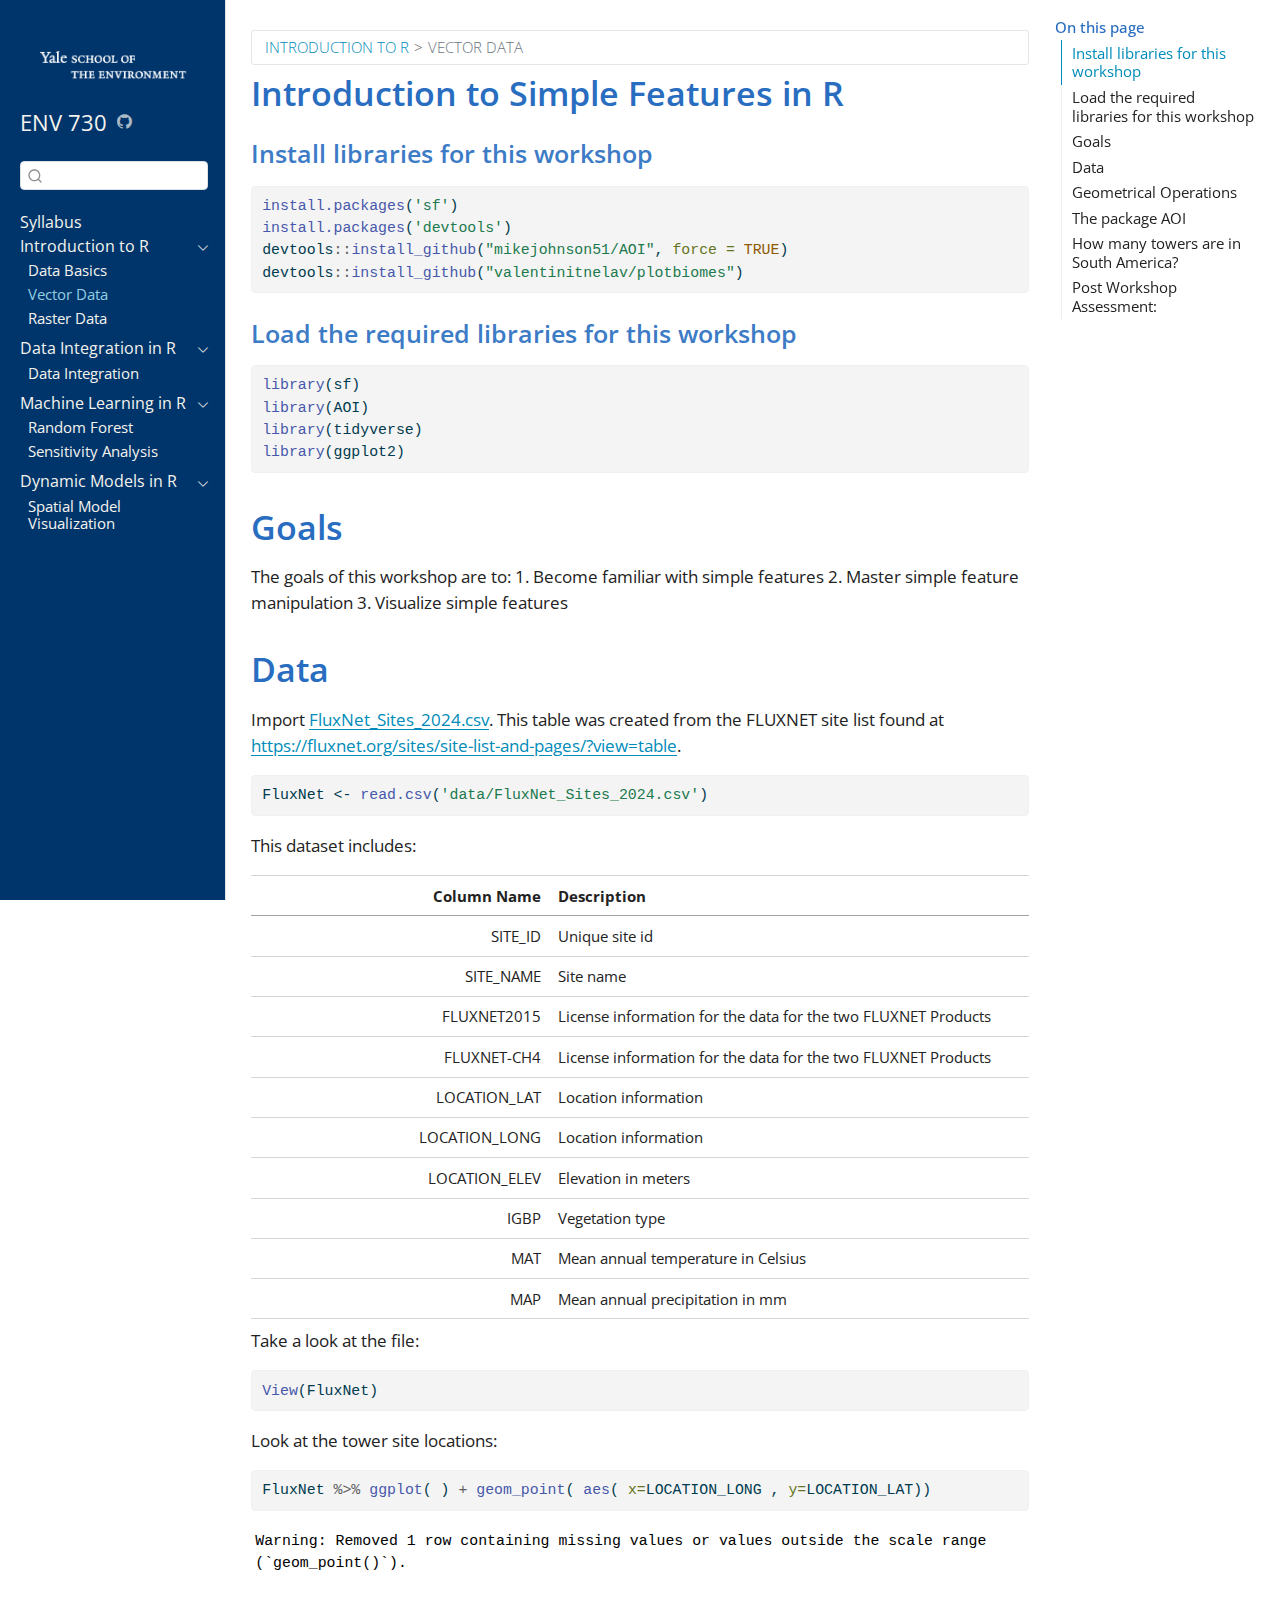
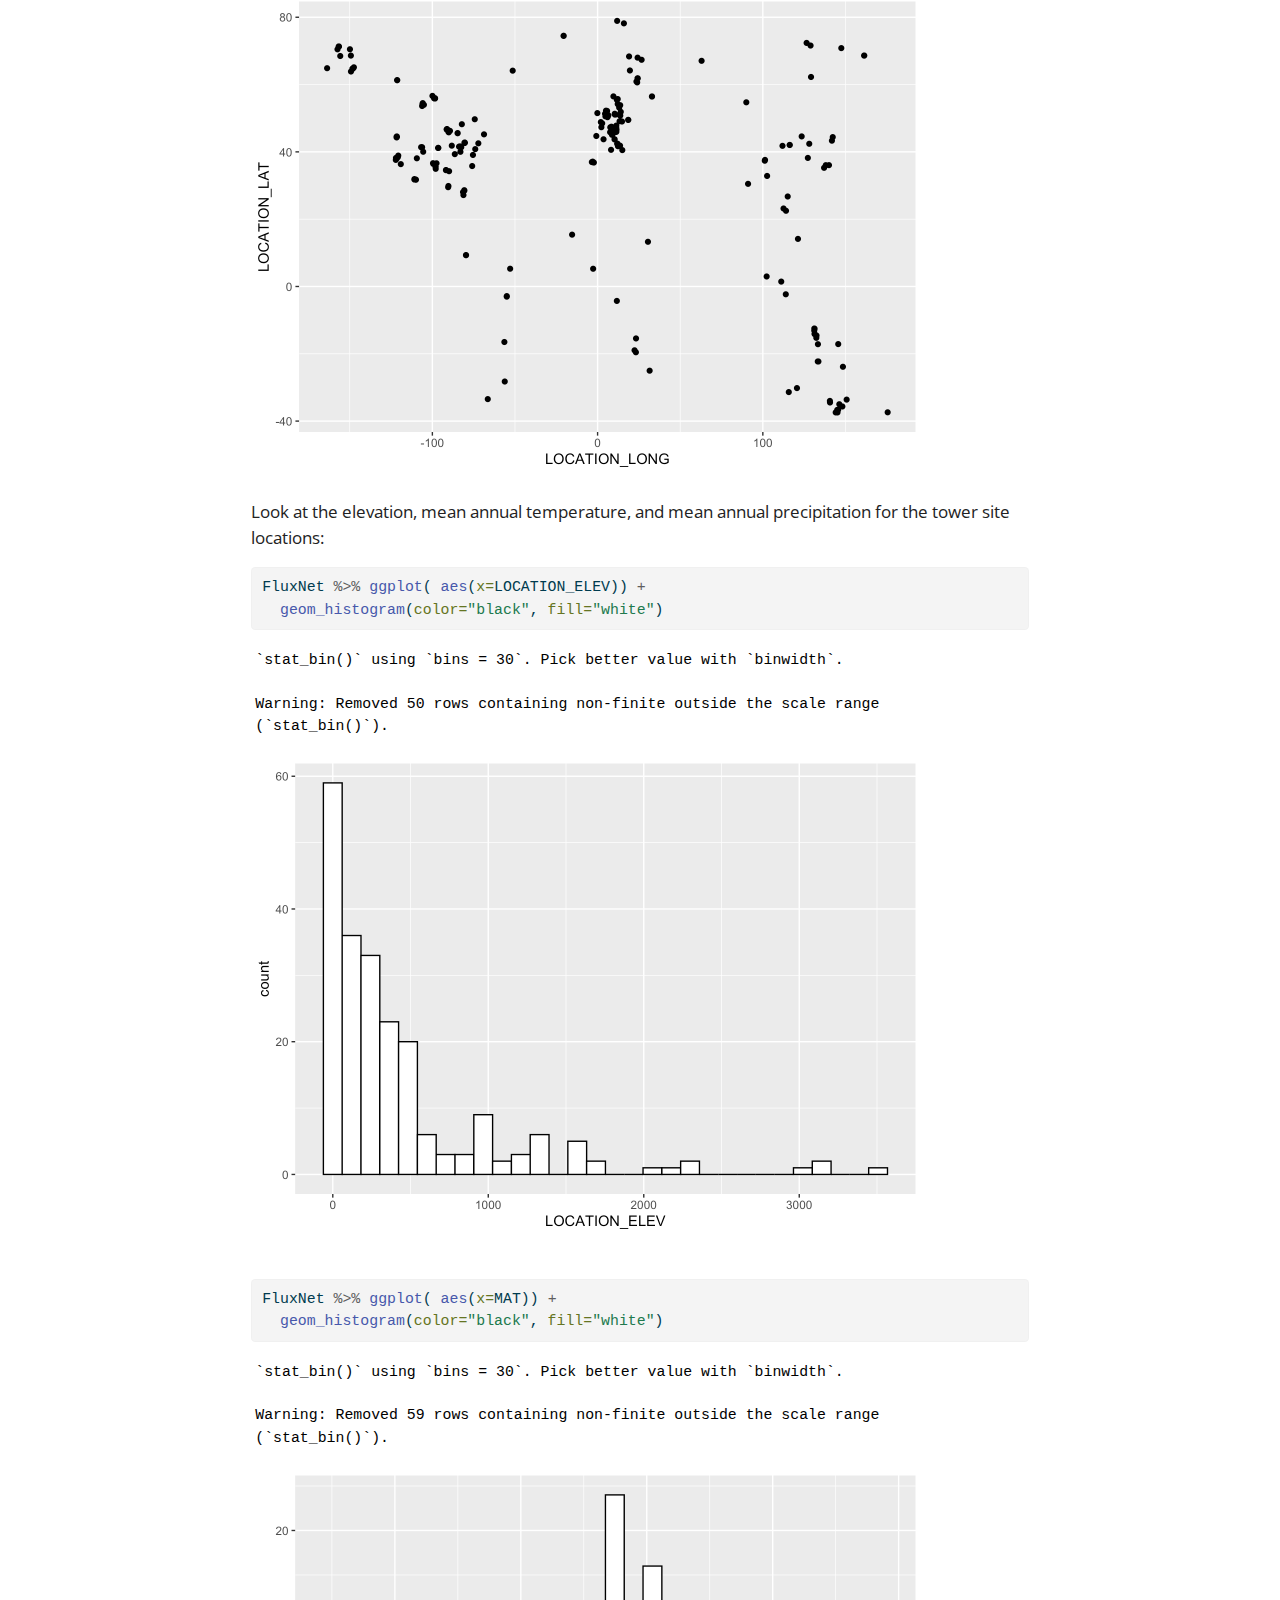
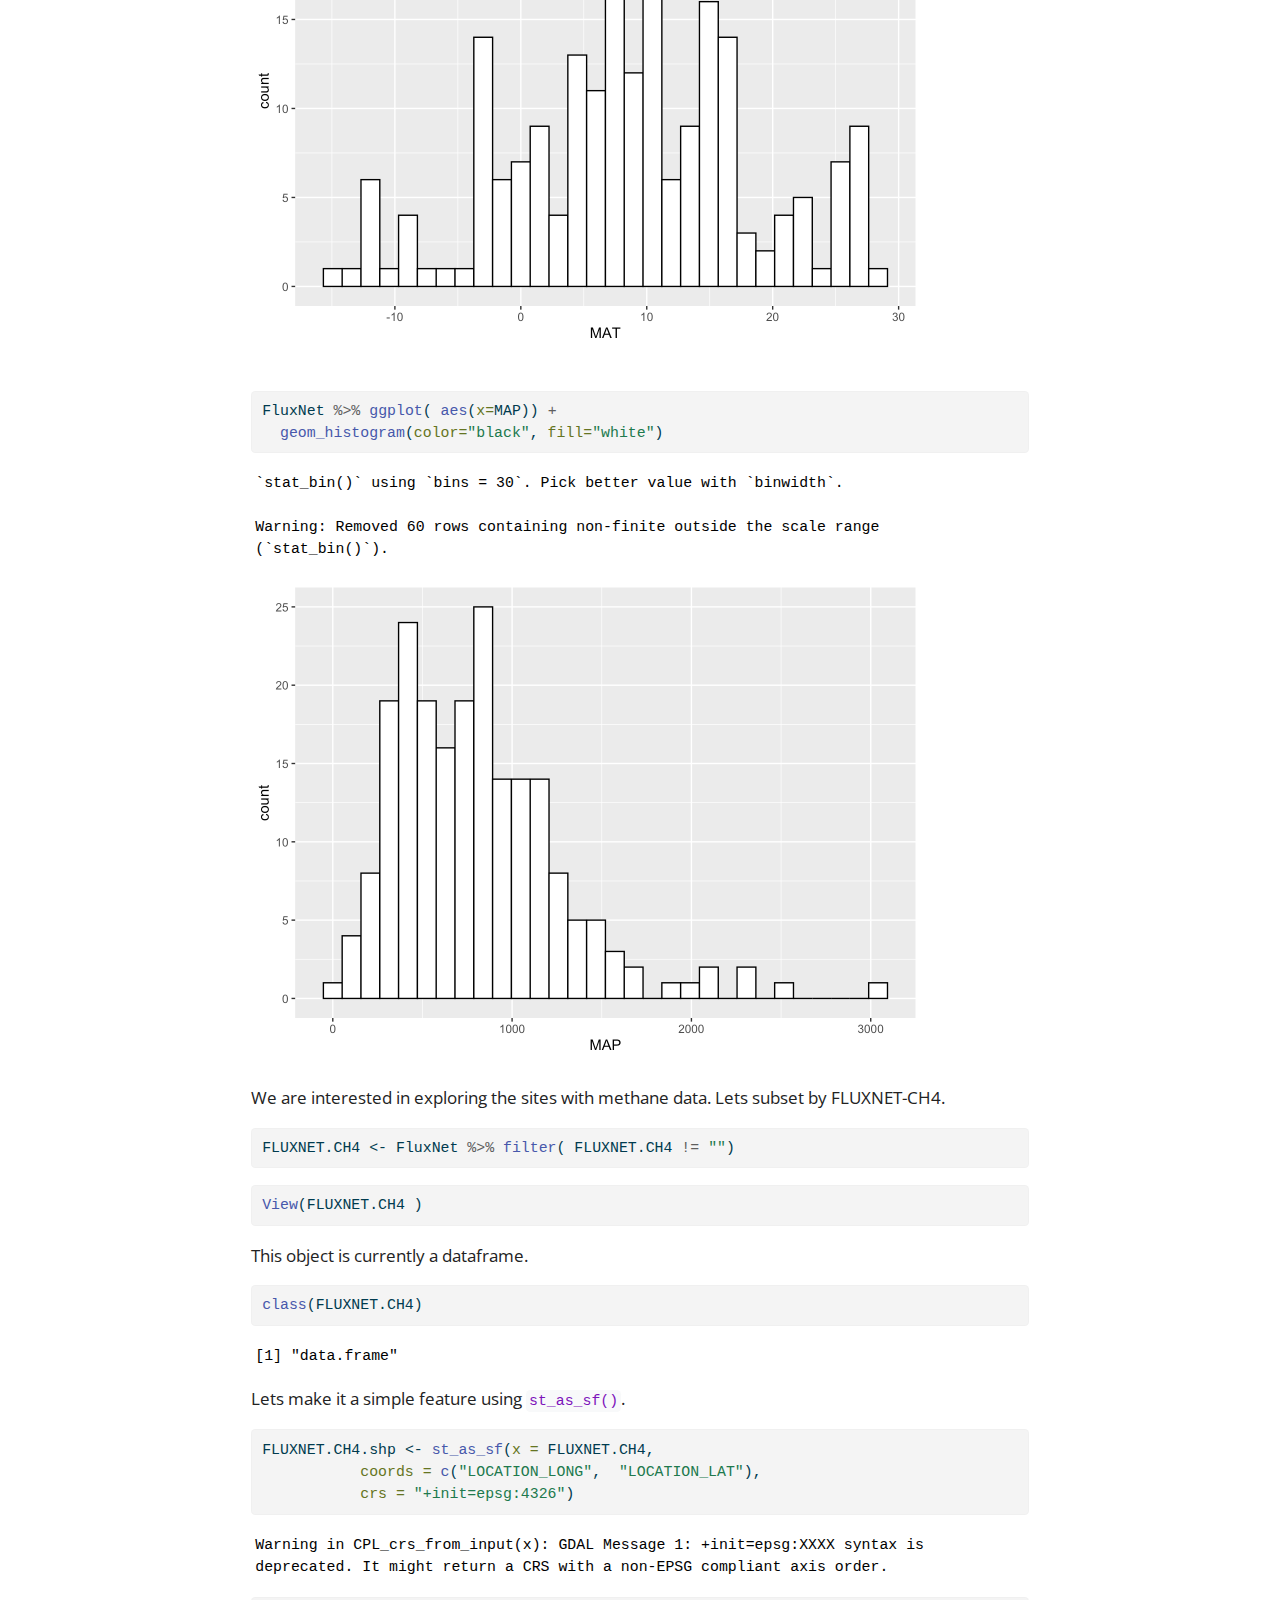
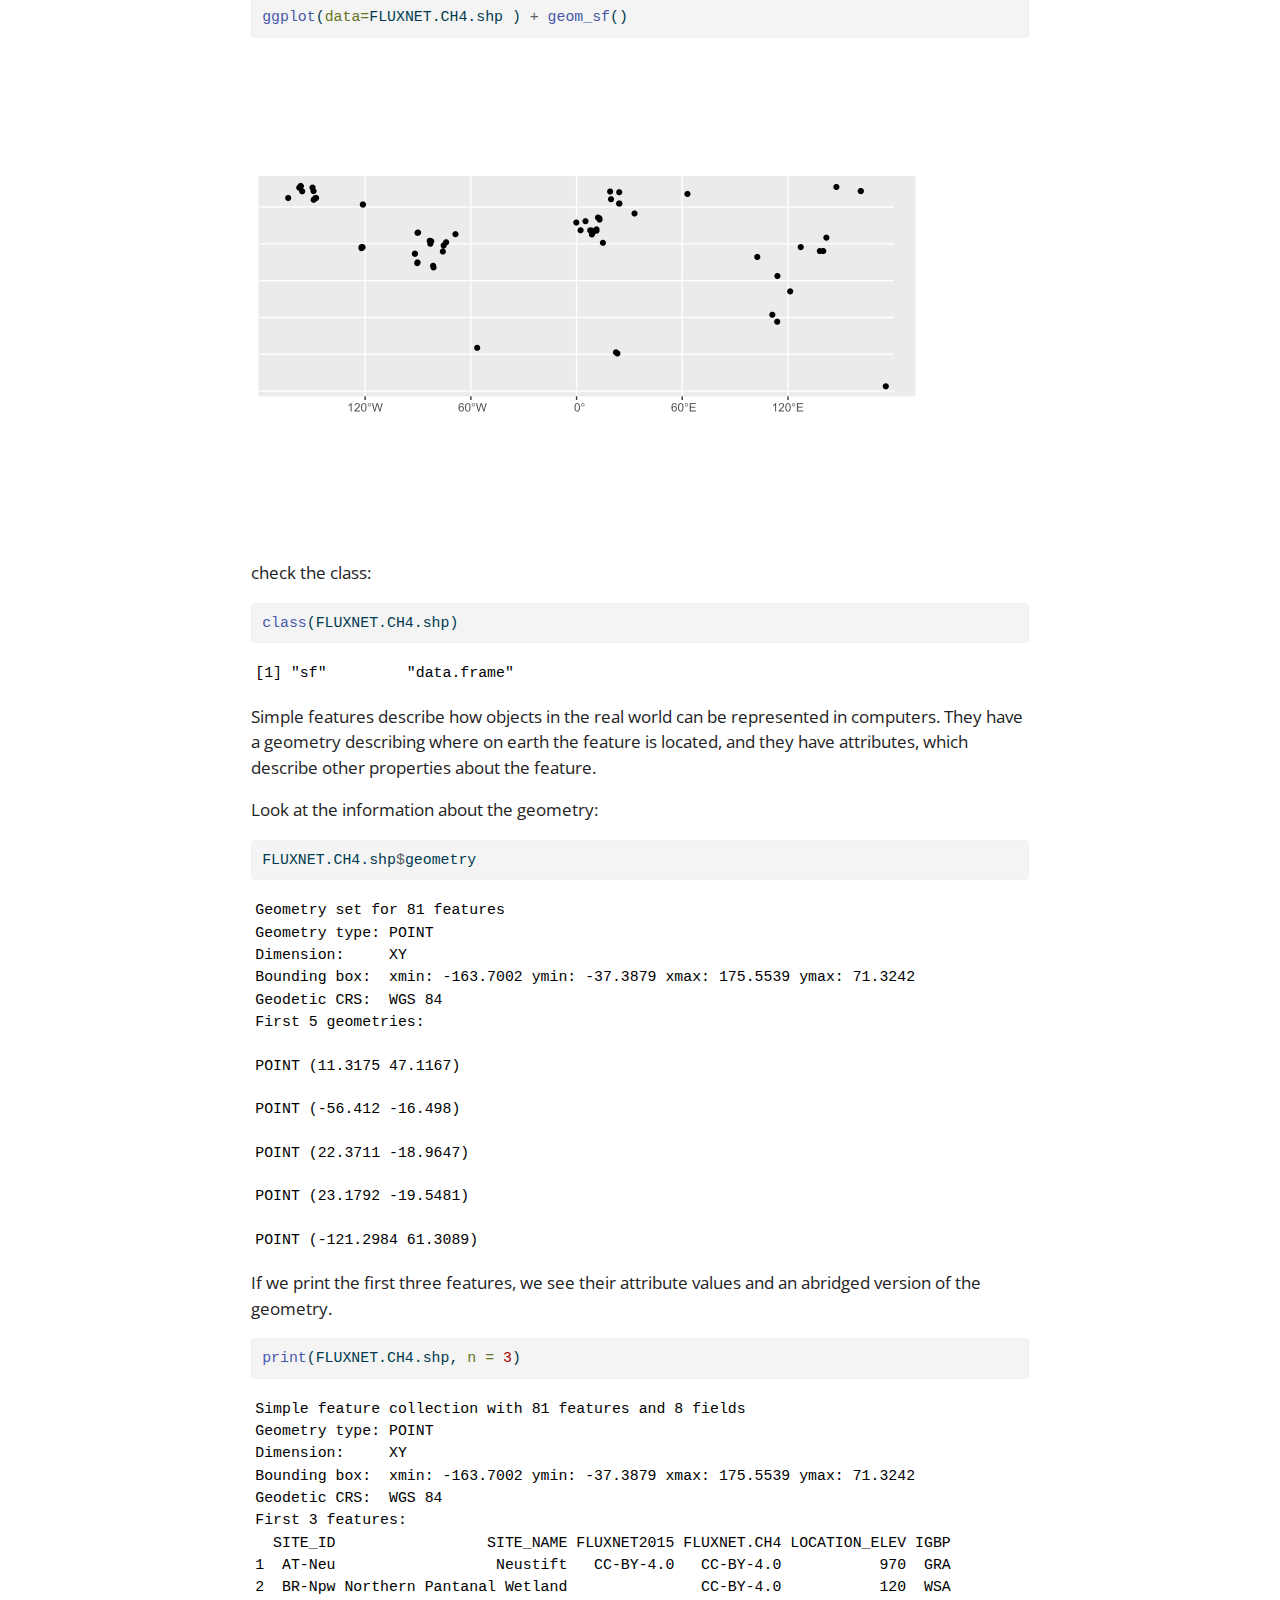
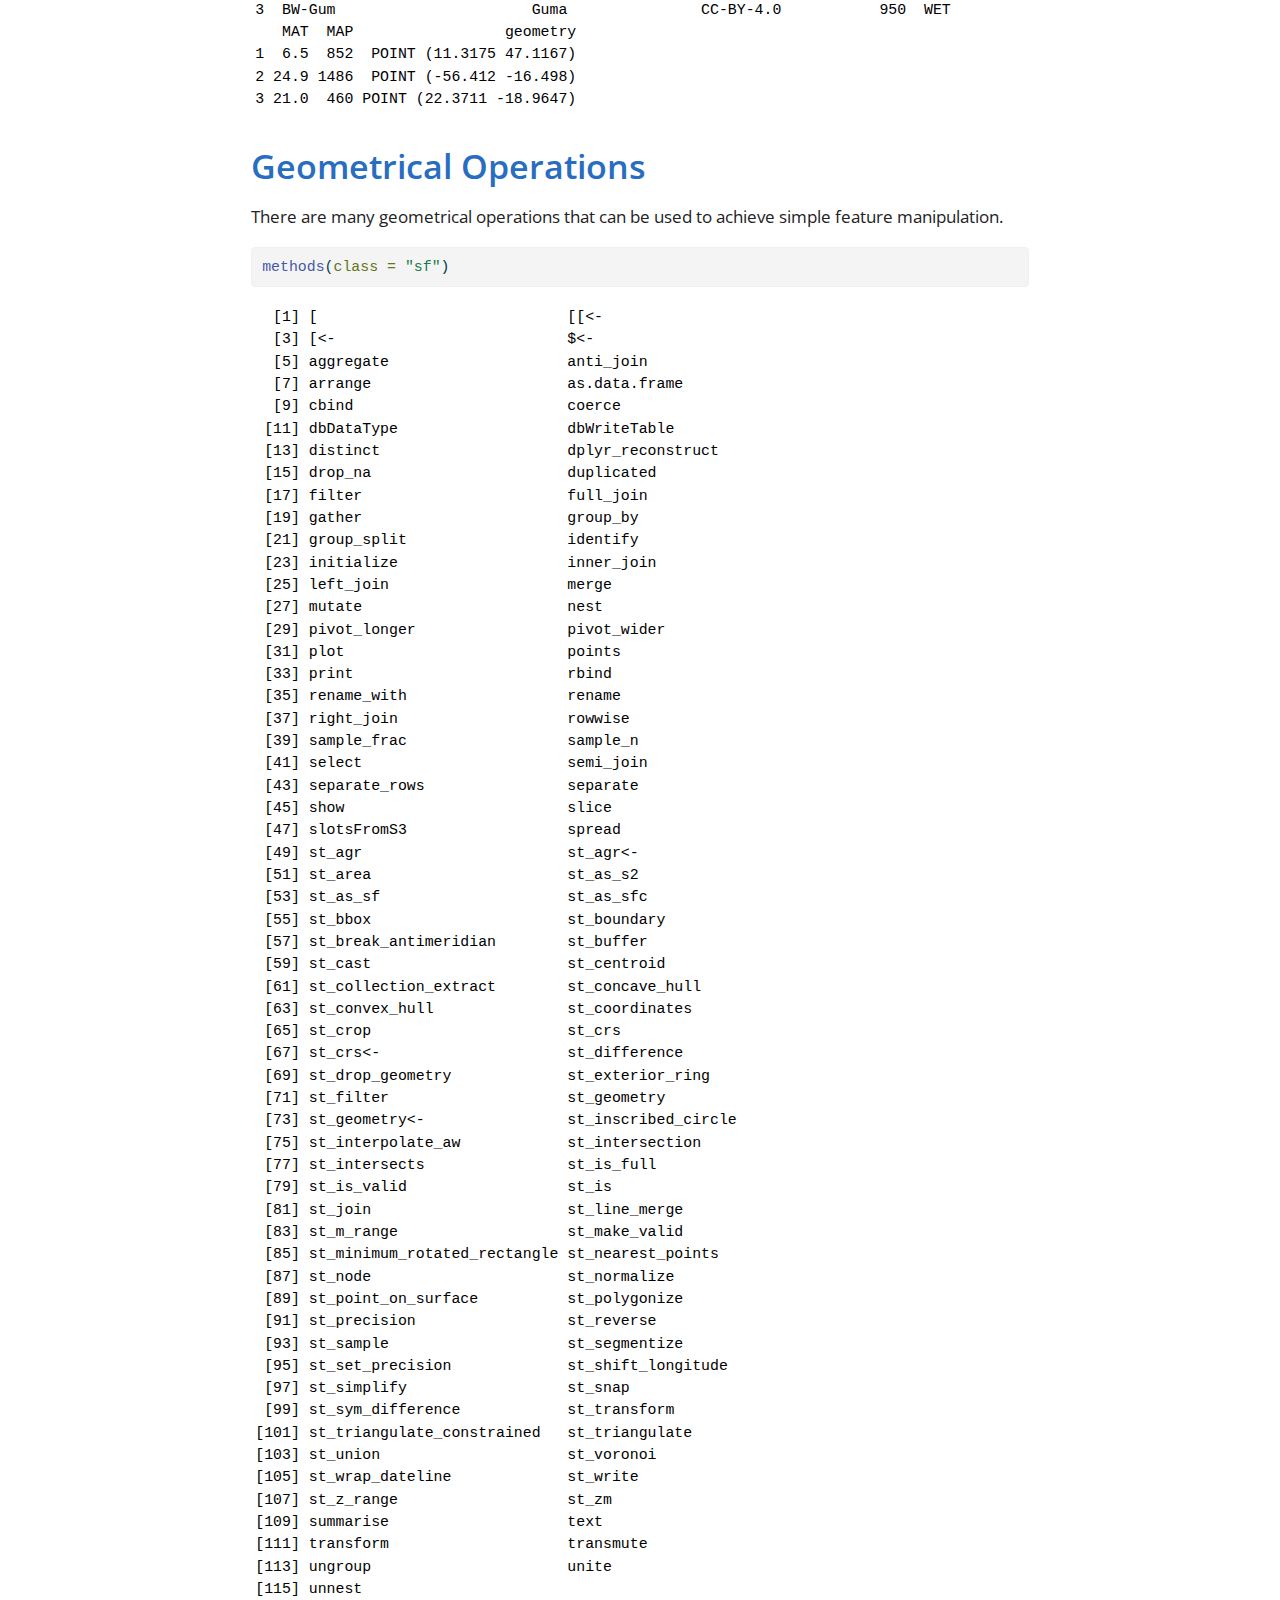
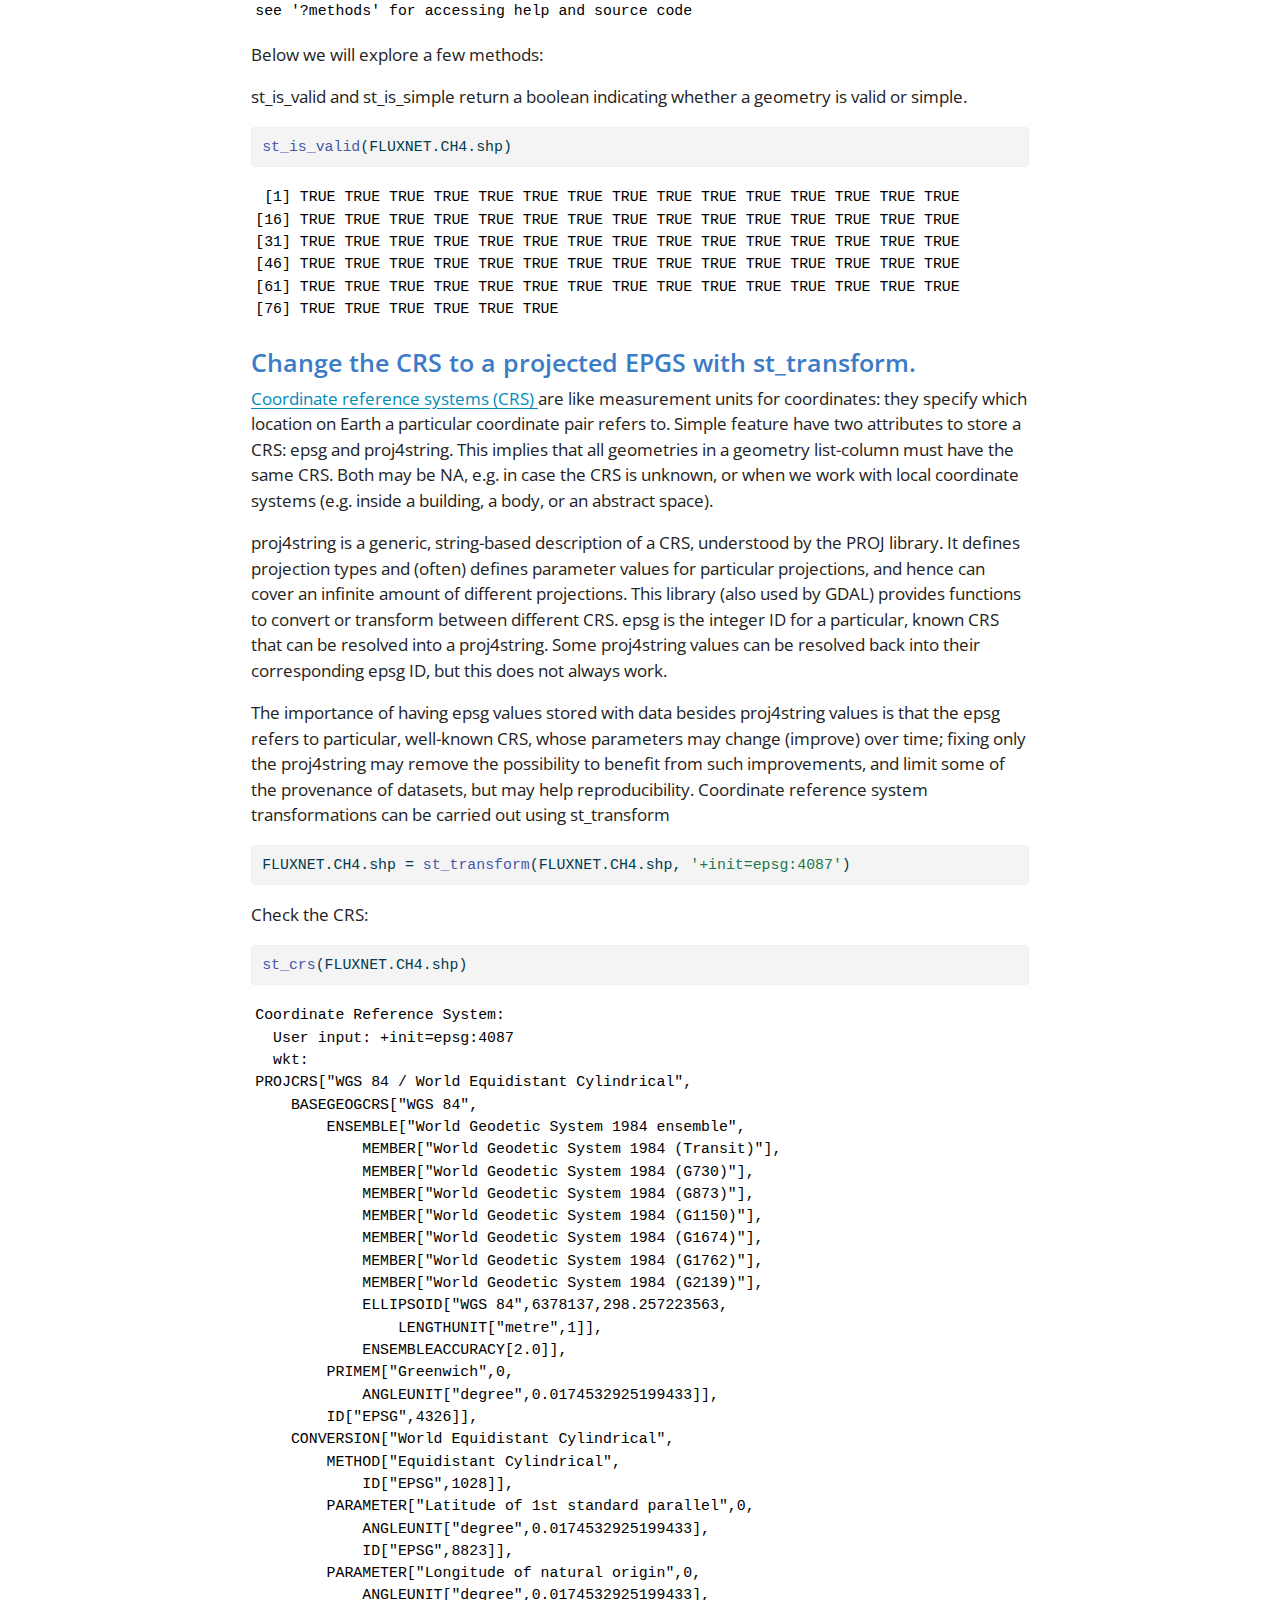
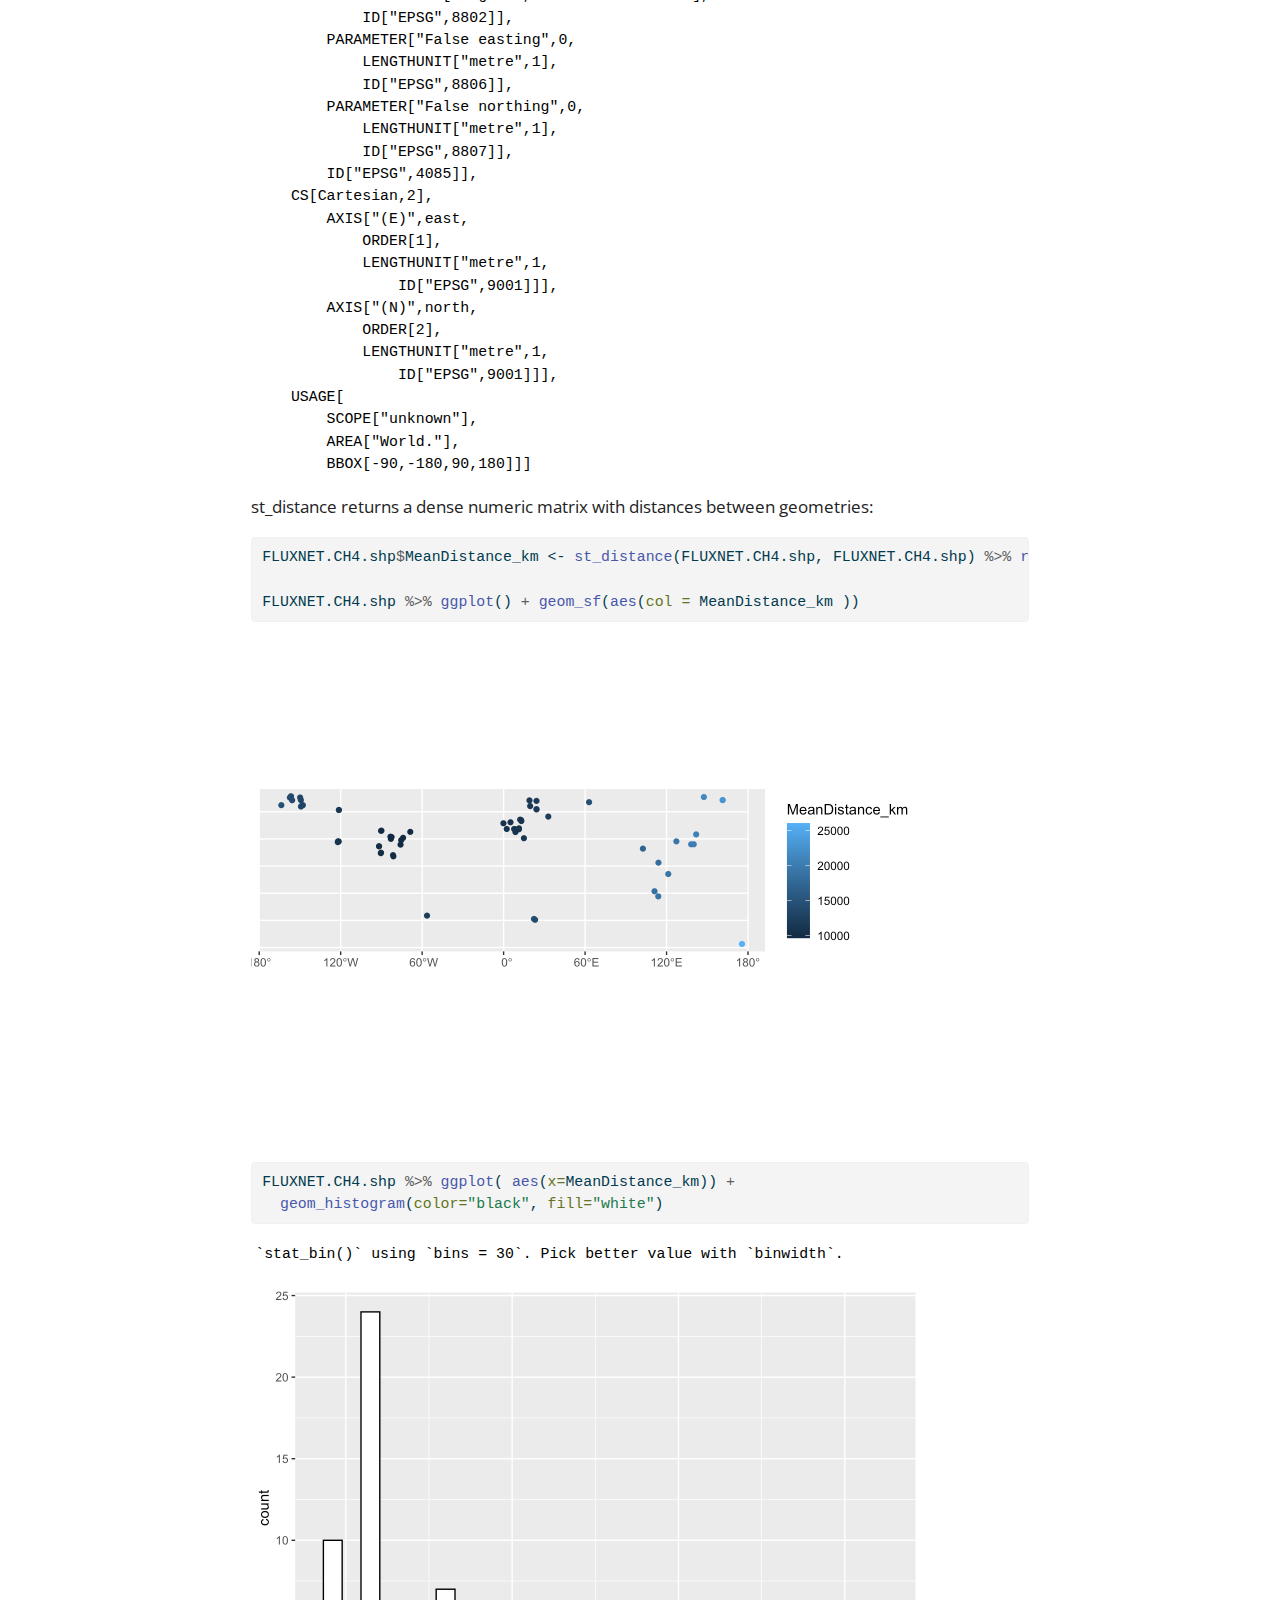
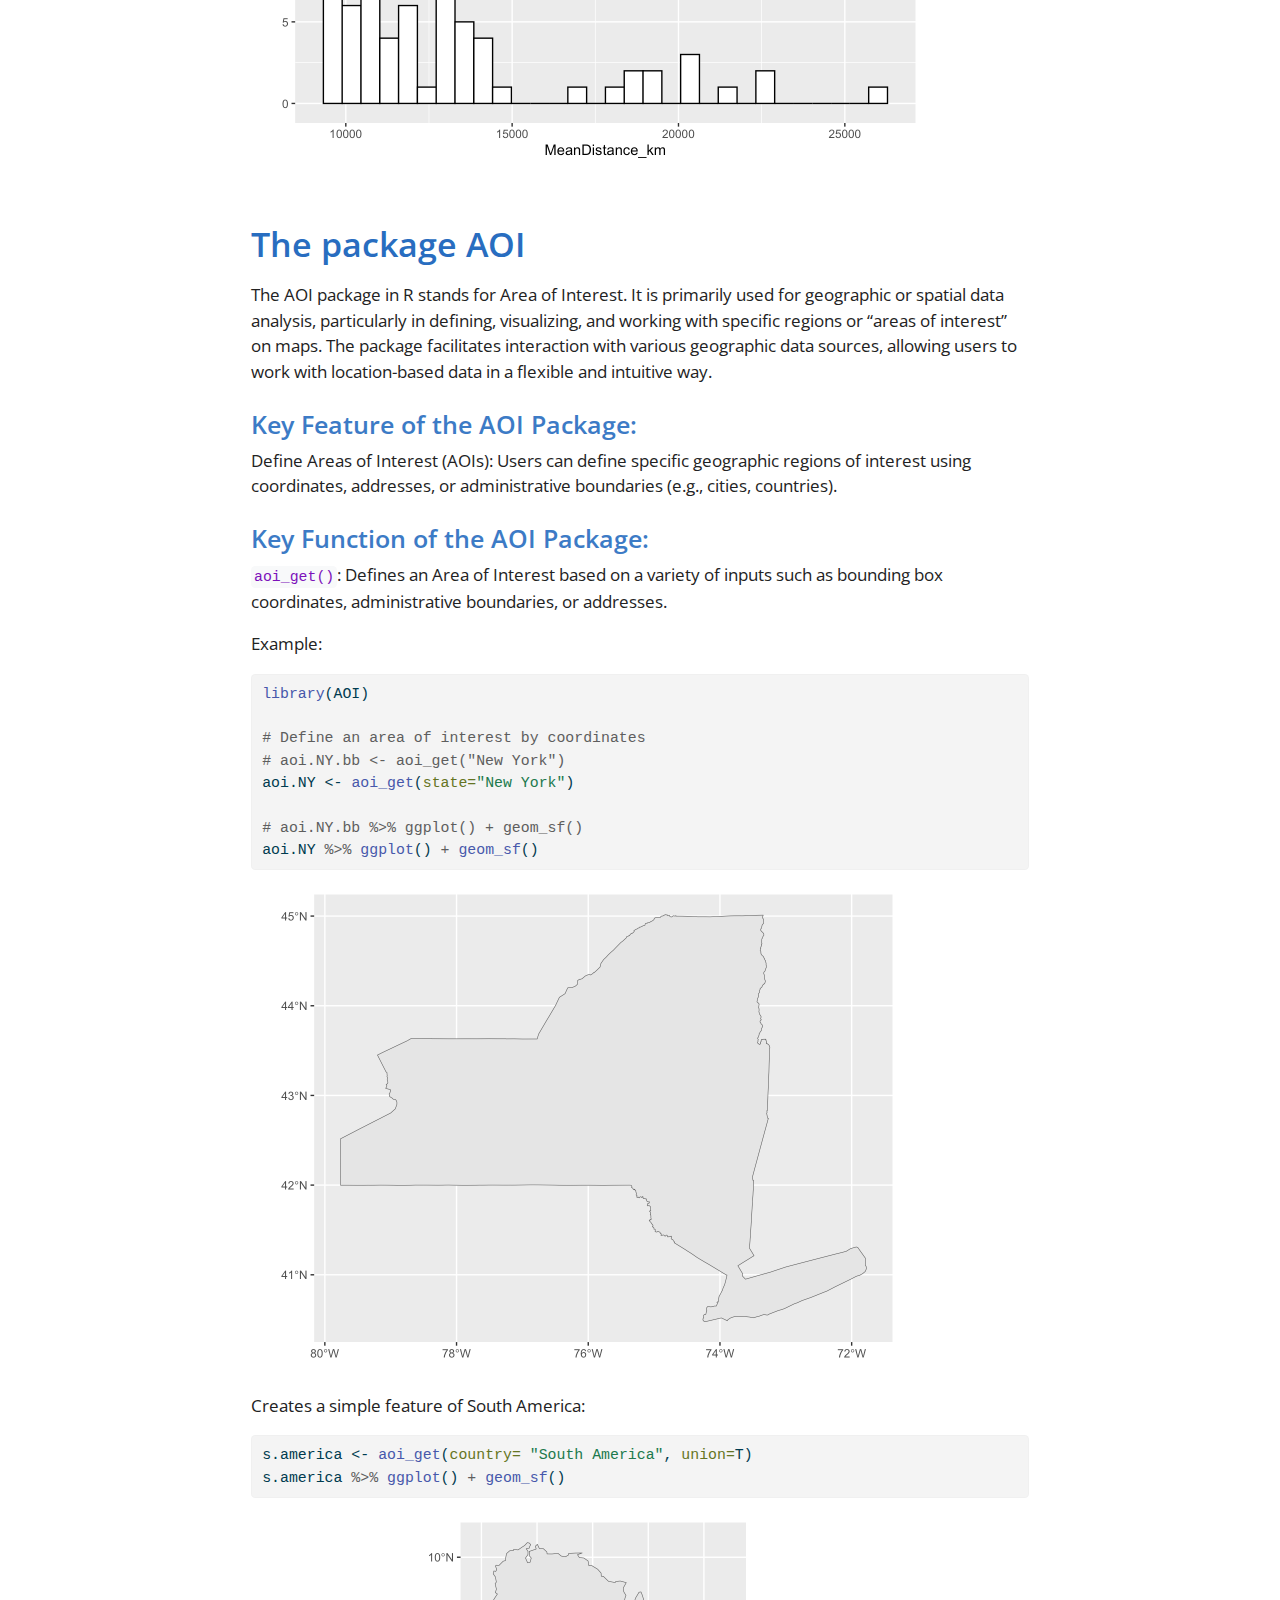
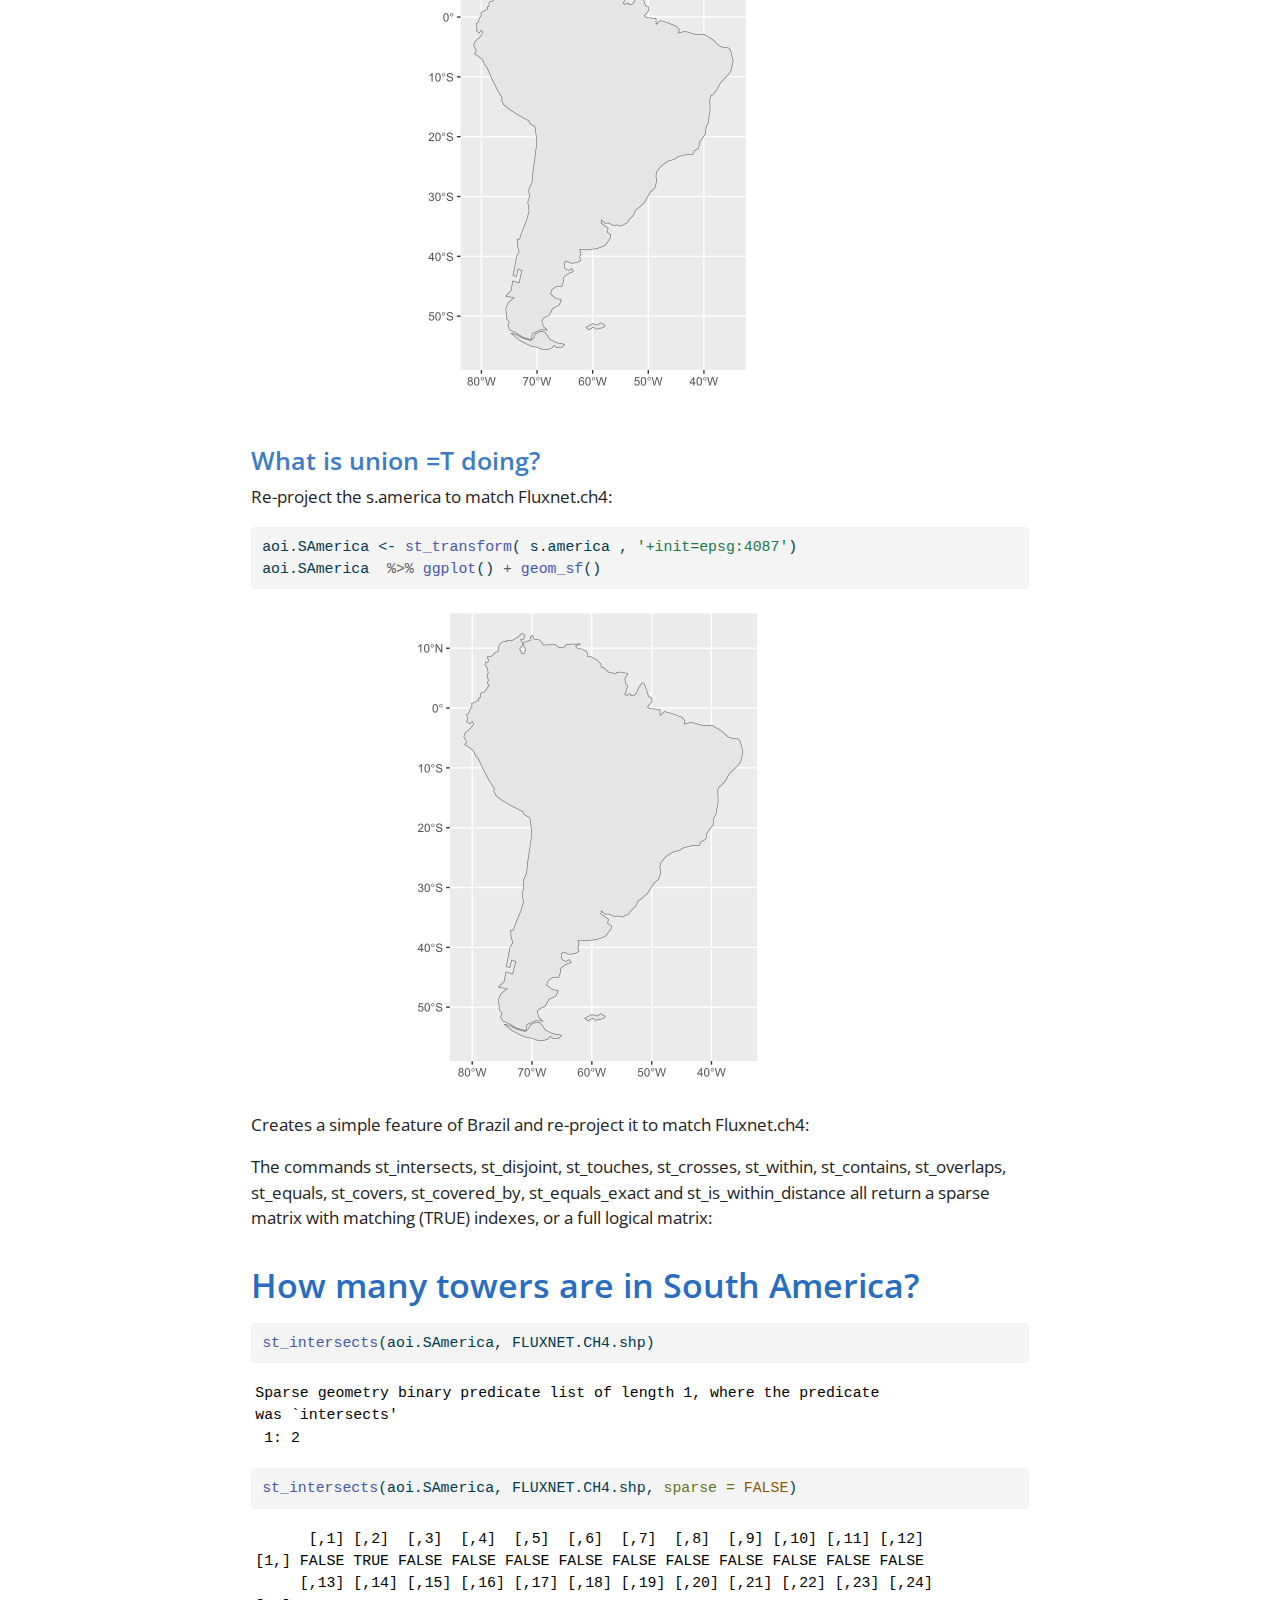
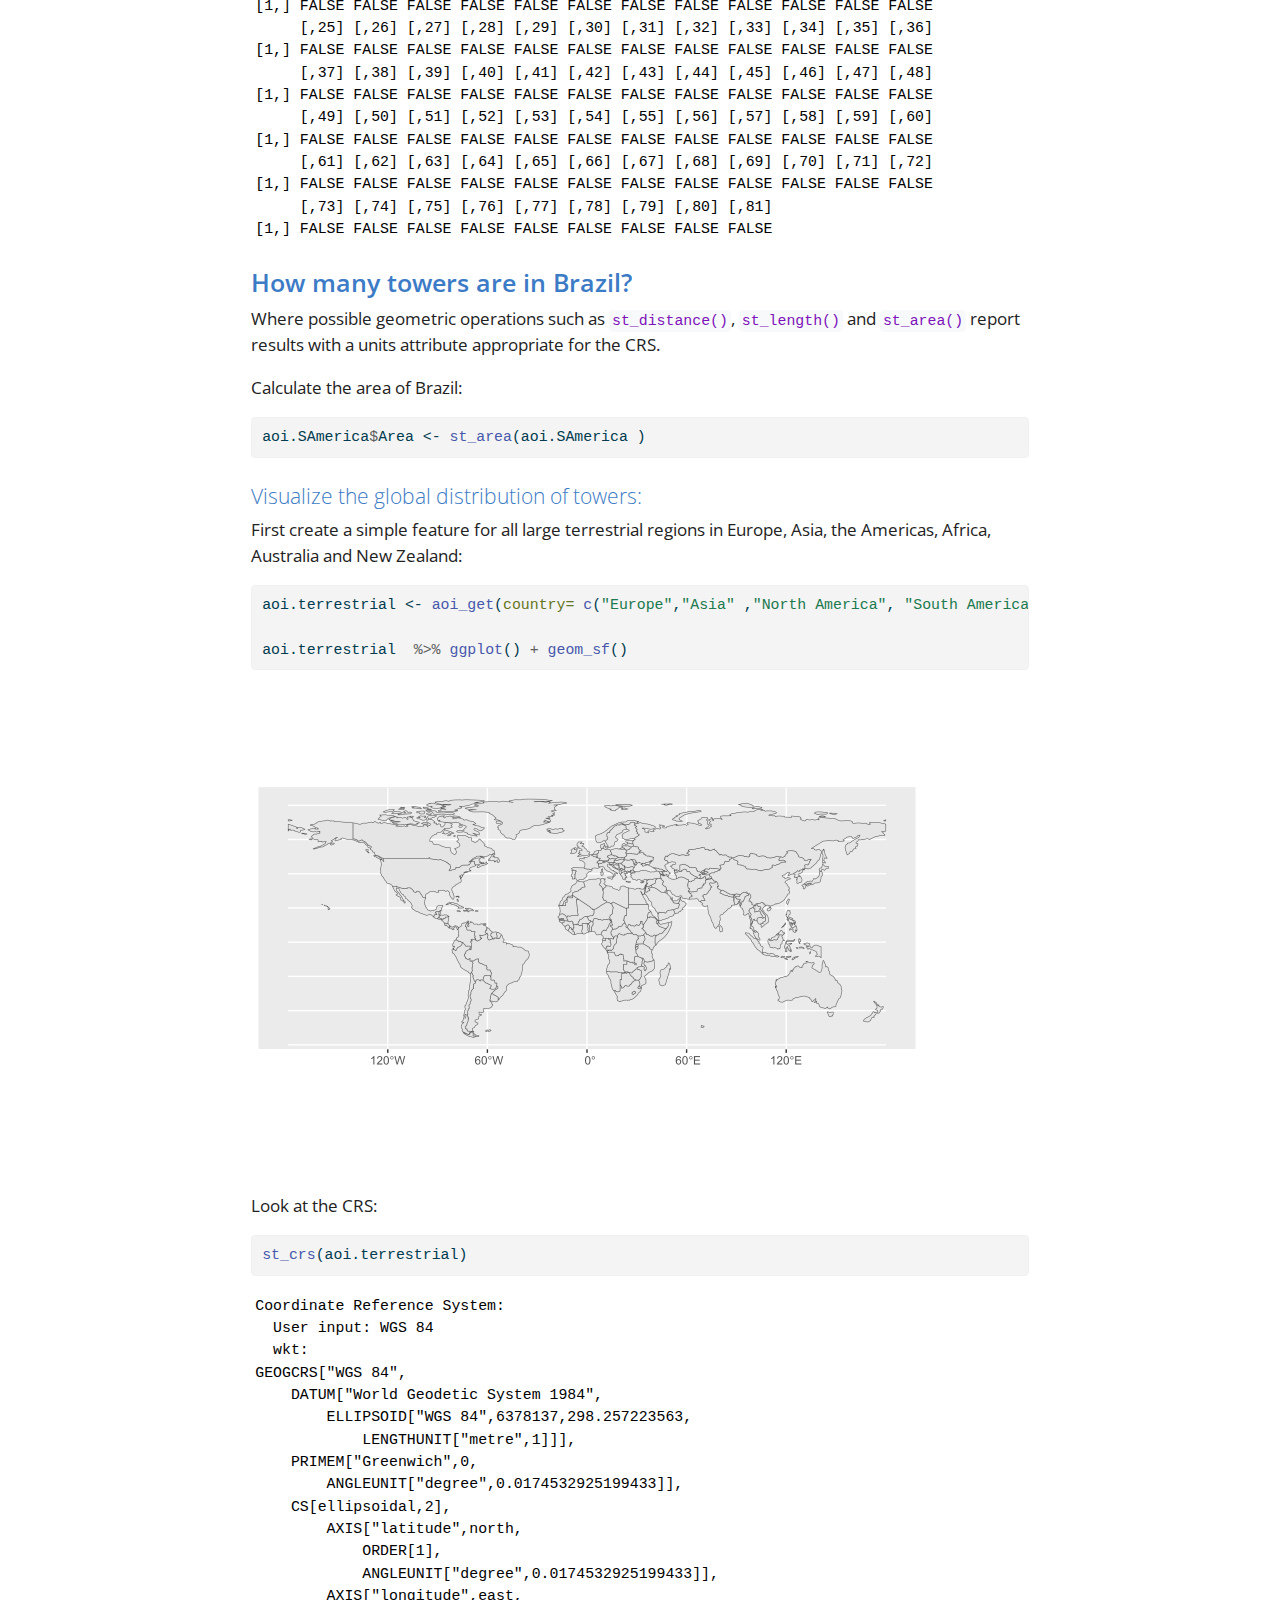
<file: docs/sf.html>
<!DOCTYPE html>
<html xmlns="http://www.w3.org/1999/xhtml" lang="en" xml:lang="en"><head>

<meta charset="utf-8">
<meta name="generator" content="quarto-1.5.57">

<meta name="viewport" content="width=device-width, initial-scale=1.0, user-scalable=yes">


<title>Introduction to Simple Features in R</title>
<style>
code{white-space: pre-wrap;}
span.smallcaps{font-variant: small-caps;}
div.columns{display: flex; gap: min(4vw, 1.5em);}
div.column{flex: auto; overflow-x: auto;}
div.hanging-indent{margin-left: 1.5em; text-indent: -1.5em;}
ul.task-list{list-style: none;}
ul.task-list li input[type="checkbox"] {
  width: 0.8em;
  margin: 0 0.8em 0.2em -1em; /* quarto-specific, see https://github.com/quarto-dev/quarto-cli/issues/4556 */ 
  vertical-align: middle;
}
/* CSS for syntax highlighting */
pre > code.sourceCode { white-space: pre; position: relative; }
pre > code.sourceCode > span { line-height: 1.25; }
pre > code.sourceCode > span:empty { height: 1.2em; }
.sourceCode { overflow: visible; }
code.sourceCode > span { color: inherit; text-decoration: inherit; }
div.sourceCode { margin: 1em 0; }
pre.sourceCode { margin: 0; }
@media screen {
div.sourceCode { overflow: auto; }
}
@media print {
pre > code.sourceCode { white-space: pre-wrap; }
pre > code.sourceCode > span { display: inline-block; text-indent: -5em; padding-left: 5em; }
}
pre.numberSource code
  { counter-reset: source-line 0; }
pre.numberSource code > span
  { position: relative; left: -4em; counter-increment: source-line; }
pre.numberSource code > span > a:first-child::before
  { content: counter(source-line);
    position: relative; left: -1em; text-align: right; vertical-align: baseline;
    border: none; display: inline-block;
    -webkit-touch-callout: none; -webkit-user-select: none;
    -khtml-user-select: none; -moz-user-select: none;
    -ms-user-select: none; user-select: none;
    padding: 0 4px; width: 4em;
  }
pre.numberSource { margin-left: 3em;  padding-left: 4px; }
div.sourceCode
  {   }
@media screen {
pre > code.sourceCode > span > a:first-child::before { text-decoration: underline; }
}
</style>


<script src="site_libs/quarto-nav/quarto-nav.js"></script>
<script src="site_libs/quarto-nav/headroom.min.js"></script>
<script src="site_libs/clipboard/clipboard.min.js"></script>
<script src="site_libs/quarto-search/autocomplete.umd.js"></script>
<script src="site_libs/quarto-search/fuse.min.js"></script>
<script src="site_libs/quarto-search/quarto-search.js"></script>
<meta name="quarto:offset" content="./">
<script src="site_libs/quarto-html/quarto.js"></script>
<script src="site_libs/quarto-html/popper.min.js"></script>
<script src="site_libs/quarto-html/tippy.umd.min.js"></script>
<script src="site_libs/quarto-html/anchor.min.js"></script>
<link href="site_libs/quarto-html/tippy.css" rel="stylesheet">
<link href="site_libs/quarto-html/quarto-syntax-highlighting.css" rel="stylesheet" id="quarto-text-highlighting-styles">
<script src="site_libs/bootstrap/bootstrap.min.js"></script>
<link href="site_libs/bootstrap/bootstrap-icons.css" rel="stylesheet">
<link href="site_libs/bootstrap/bootstrap.min.css" rel="stylesheet" id="quarto-bootstrap" data-mode="light">
<script id="quarto-search-options" type="application/json">{
  "location": "sidebar",
  "copy-button": false,
  "collapse-after": 3,
  "panel-placement": "start",
  "type": "textbox",
  "limit": 50,
  "keyboard-shortcut": [
    "f",
    "/",
    "s"
  ],
  "show-item-context": false,
  "language": {
    "search-no-results-text": "No results",
    "search-matching-documents-text": "matching documents",
    "search-copy-link-title": "Copy link to search",
    "search-hide-matches-text": "Hide additional matches",
    "search-more-match-text": "more match in this document",
    "search-more-matches-text": "more matches in this document",
    "search-clear-button-title": "Clear",
    "search-text-placeholder": "",
    "search-detached-cancel-button-title": "Cancel",
    "search-submit-button-title": "Submit",
    "search-label": "Search"
  }
}</script>


</head>

<body class="nav-sidebar docked">

<div id="quarto-search-results"></div>
  <header id="quarto-header" class="headroom fixed-top">
  <nav class="quarto-secondary-nav">
    <div class="container-fluid d-flex">
      <button type="button" class="quarto-btn-toggle btn" data-bs-toggle="collapse" role="button" data-bs-target=".quarto-sidebar-collapse-item" aria-controls="quarto-sidebar" aria-expanded="false" aria-label="Toggle sidebar navigation" onclick="if (window.quartoToggleHeadroom) { window.quartoToggleHeadroom(); }">
        <i class="bi bi-layout-text-sidebar-reverse"></i>
      </button>
        <nav class="quarto-page-breadcrumbs" aria-label="breadcrumb"><ol class="breadcrumb"><li class="breadcrumb-item"><a href="./data_basics.html">Introduction to R</a></li><li class="breadcrumb-item"><a href="./sf.html">Vector Data</a></li></ol></nav>
        <a class="flex-grow-1" role="navigation" data-bs-toggle="collapse" data-bs-target=".quarto-sidebar-collapse-item" aria-controls="quarto-sidebar" aria-expanded="false" aria-label="Toggle sidebar navigation" onclick="if (window.quartoToggleHeadroom) { window.quartoToggleHeadroom(); }">      
        </a>
      <button type="button" class="btn quarto-search-button" aria-label="Search" onclick="window.quartoOpenSearch();">
        <i class="bi bi-search"></i>
      </button>
    </div>
  </nav>
</header>
<!-- content -->
<div id="quarto-content" class="quarto-container page-columns page-rows-contents page-layout-article">
<!-- sidebar -->
  <nav id="quarto-sidebar" class="sidebar collapse collapse-horizontal quarto-sidebar-collapse-item sidebar-navigation docked overflow-auto">
    <div class="pt-lg-2 mt-2 text-left sidebar-header sidebar-header-stacked">
      <a href="./index.html" class="sidebar-logo-link">
      <img src="./images/YSEwordmark2L_RGB-KO.png" alt="" class="sidebar-logo py-0 d-lg-inline d-none">
      </a>
    <div class="sidebar-title mb-0 py-0">
      <a href="./">ENV 730</a> 
        <div class="sidebar-tools-main">
    <a href="https://github.com/YSE-Environmental-Data-Science/EDS_course" title="" class="quarto-navigation-tool px-1" aria-label=""><i class="bi bi-github"></i></a>
</div>
    </div>
      </div>
        <div class="mt-2 flex-shrink-0 align-items-center">
        <div class="sidebar-search">
        <div id="quarto-search" class="" title="Search"></div>
        </div>
        </div>
    <div class="sidebar-menu-container"> 
    <ul class="list-unstyled mt-1">
        <li class="sidebar-item">
  <div class="sidebar-item-container"> 
  <a href="./index.html" class="sidebar-item-text sidebar-link">
 <span class="menu-text">Syllabus</span></a>
  </div>
</li>
        <li class="sidebar-item sidebar-item-section">
      <div class="sidebar-item-container"> 
            <a class="sidebar-item-text sidebar-link text-start" data-bs-toggle="collapse" data-bs-target="#quarto-sidebar-section-1" role="navigation" aria-expanded="true">
 <span class="menu-text">Introduction to R</span></a>
          <a class="sidebar-item-toggle text-start" data-bs-toggle="collapse" data-bs-target="#quarto-sidebar-section-1" role="navigation" aria-expanded="true" aria-label="Toggle section">
            <i class="bi bi-chevron-right ms-2"></i>
          </a> 
      </div>
      <ul id="quarto-sidebar-section-1" class="collapse list-unstyled sidebar-section depth1 show">  
          <li class="sidebar-item">
  <div class="sidebar-item-container"> 
  <a href="./data_basics.html" class="sidebar-item-text sidebar-link">
 <span class="menu-text">Data Basics</span></a>
  </div>
</li>
          <li class="sidebar-item">
  <div class="sidebar-item-container"> 
  <a href="./sf.html" class="sidebar-item-text sidebar-link active">
 <span class="menu-text">Vector Data</span></a>
  </div>
</li>
          <li class="sidebar-item">
  <div class="sidebar-item-container"> 
  <a href="./terra.html" class="sidebar-item-text sidebar-link">
 <span class="menu-text">Raster Data</span></a>
  </div>
</li>
      </ul>
  </li>
        <li class="sidebar-item sidebar-item-section">
      <div class="sidebar-item-container"> 
            <a class="sidebar-item-text sidebar-link text-start" data-bs-toggle="collapse" data-bs-target="#quarto-sidebar-section-2" role="navigation" aria-expanded="true">
 <span class="menu-text">Data Integration in R</span></a>
          <a class="sidebar-item-toggle text-start" data-bs-toggle="collapse" data-bs-target="#quarto-sidebar-section-2" role="navigation" aria-expanded="true" aria-label="Toggle section">
            <i class="bi bi-chevron-right ms-2"></i>
          </a> 
      </div>
      <ul id="quarto-sidebar-section-2" class="collapse list-unstyled sidebar-section depth1 show">  
          <li class="sidebar-item">
  <div class="sidebar-item-container"> 
  <a href="./data_integration.html" class="sidebar-item-text sidebar-link">
 <span class="menu-text">Data Integration</span></a>
  </div>
</li>
      </ul>
  </li>
        <li class="sidebar-item sidebar-item-section">
      <div class="sidebar-item-container"> 
            <a class="sidebar-item-text sidebar-link text-start" data-bs-toggle="collapse" data-bs-target="#quarto-sidebar-section-3" role="navigation" aria-expanded="true">
 <span class="menu-text">Machine Learning in R</span></a>
          <a class="sidebar-item-toggle text-start" data-bs-toggle="collapse" data-bs-target="#quarto-sidebar-section-3" role="navigation" aria-expanded="true" aria-label="Toggle section">
            <i class="bi bi-chevron-right ms-2"></i>
          </a> 
      </div>
      <ul id="quarto-sidebar-section-3" class="collapse list-unstyled sidebar-section depth1 show">  
          <li class="sidebar-item">
  <div class="sidebar-item-container"> 
  <a href="./random_forest.html" class="sidebar-item-text sidebar-link">
 <span class="menu-text">Random Forest</span></a>
  </div>
</li>
          <li class="sidebar-item">
  <div class="sidebar-item-container"> 
  <a href="./sensitivity.html" class="sidebar-item-text sidebar-link">
 <span class="menu-text">Sensitivity Analysis</span></a>
  </div>
</li>
      </ul>
  </li>
        <li class="sidebar-item sidebar-item-section">
      <div class="sidebar-item-container"> 
            <a class="sidebar-item-text sidebar-link text-start" data-bs-toggle="collapse" data-bs-target="#quarto-sidebar-section-4" role="navigation" aria-expanded="true">
 <span class="menu-text">Dynamic Models in R</span></a>
          <a class="sidebar-item-toggle text-start" data-bs-toggle="collapse" data-bs-target="#quarto-sidebar-section-4" role="navigation" aria-expanded="true" aria-label="Toggle section">
            <i class="bi bi-chevron-right ms-2"></i>
          </a> 
      </div>
      <ul id="quarto-sidebar-section-4" class="collapse list-unstyled sidebar-section depth1 show">  
          <li class="sidebar-item">
  <div class="sidebar-item-container"> 
  <a href="./spatial_projections.html" class="sidebar-item-text sidebar-link">
 <span class="menu-text">Spatial Model Visualization</span></a>
  </div>
</li>
      </ul>
  </li>
    </ul>
    </div>
</nav>
<div id="quarto-sidebar-glass" class="quarto-sidebar-collapse-item" data-bs-toggle="collapse" data-bs-target=".quarto-sidebar-collapse-item"></div>
<!-- margin-sidebar -->
    <div id="quarto-margin-sidebar" class="sidebar margin-sidebar">
        <nav id="TOC" role="doc-toc" class="toc-active">
    <h2 id="toc-title">On this page</h2>
   
  <ul>
  <li><a href="#install-libraries-for-this-workshop" id="toc-install-libraries-for-this-workshop" class="nav-link active" data-scroll-target="#install-libraries-for-this-workshop">Install libraries for this workshop</a></li>
  <li><a href="#load-the-required-libraries-for-this-workshop" id="toc-load-the-required-libraries-for-this-workshop" class="nav-link" data-scroll-target="#load-the-required-libraries-for-this-workshop">Load the required libraries for this workshop</a></li>
  <li><a href="#goals" id="toc-goals" class="nav-link" data-scroll-target="#goals">Goals</a></li>
  <li><a href="#data" id="toc-data" class="nav-link" data-scroll-target="#data">Data</a></li>
  <li><a href="#geometrical-operations" id="toc-geometrical-operations" class="nav-link" data-scroll-target="#geometrical-operations">Geometrical Operations</a>
  <ul class="collapse">
  <li><a href="#change-the-crs-to-a-projected-epgs-with-st_transform." id="toc-change-the-crs-to-a-projected-epgs-with-st_transform." class="nav-link" data-scroll-target="#change-the-crs-to-a-projected-epgs-with-st_transform.">Change the CRS to a projected EPGS with st_transform.</a></li>
  </ul></li>
  <li><a href="#the-package-aoi" id="toc-the-package-aoi" class="nav-link" data-scroll-target="#the-package-aoi">The package AOI</a>
  <ul class="collapse">
  <li><a href="#key-feature-of-the-aoi-package" id="toc-key-feature-of-the-aoi-package" class="nav-link" data-scroll-target="#key-feature-of-the-aoi-package">Key Feature of the AOI Package:</a></li>
  <li><a href="#key-function-of-the-aoi-package" id="toc-key-function-of-the-aoi-package" class="nav-link" data-scroll-target="#key-function-of-the-aoi-package">Key Function of the AOI Package:</a></li>
  <li><a href="#what-is-union-t-doing" id="toc-what-is-union-t-doing" class="nav-link" data-scroll-target="#what-is-union-t-doing">What is union =T doing?</a></li>
  </ul></li>
  <li><a href="#how-many-towers-are-in-south-america" id="toc-how-many-towers-are-in-south-america" class="nav-link" data-scroll-target="#how-many-towers-are-in-south-america">How many towers are in South America?</a>
  <ul class="collapse">
  <li><a href="#how-many-towers-are-in-brazil" id="toc-how-many-towers-are-in-brazil" class="nav-link" data-scroll-target="#how-many-towers-are-in-brazil">How many towers are in Brazil?</a></li>
  <li><a href="#writing-files-using-st_write" id="toc-writing-files-using-st_write" class="nav-link" data-scroll-target="#writing-files-using-st_write">Writing files using st_write:</a></li>
  <li><a href="#additional-reading" id="toc-additional-reading" class="nav-link" data-scroll-target="#additional-reading">Additional Reading:</a></li>
  </ul></li>
  <li><a href="#post-workshop-assessment" id="toc-post-workshop-assessment" class="nav-link" data-scroll-target="#post-workshop-assessment">Post Workshop Assessment:</a></li>
  </ul>
</nav>
    </div>
<!-- main -->
<main class="content" id="quarto-document-content">

<header id="title-block-header" class="quarto-title-block default"><nav class="quarto-page-breadcrumbs quarto-title-breadcrumbs d-none d-lg-block" aria-label="breadcrumb"><ol class="breadcrumb"><li class="breadcrumb-item"><a href="./data_basics.html">Introduction to R</a></li><li class="breadcrumb-item"><a href="./sf.html">Vector Data</a></li></ol></nav>
<div class="quarto-title">
<h1 class="title">Introduction to Simple Features in R</h1>
</div>



<div class="quarto-title-meta">

    
  
    
  </div>
  


</header>


<section id="install-libraries-for-this-workshop" class="level3">
<h3 class="anchored" data-anchor-id="install-libraries-for-this-workshop">Install libraries for this workshop</h3>
<div class="cell">
<div class="sourceCode cell-code" id="cb1"><pre class="sourceCode r code-with-copy"><code class="sourceCode r"><span id="cb1-1"><a href="#cb1-1" aria-hidden="true" tabindex="-1"></a><span class="fu">install.packages</span>(<span class="st">'sf'</span>)</span>
<span id="cb1-2"><a href="#cb1-2" aria-hidden="true" tabindex="-1"></a><span class="fu">install.packages</span>(<span class="st">'devtools'</span>)</span>
<span id="cb1-3"><a href="#cb1-3" aria-hidden="true" tabindex="-1"></a>devtools<span class="sc">::</span><span class="fu">install_github</span>(<span class="st">"mikejohnson51/AOI"</span>, <span class="at">force =</span> <span class="cn">TRUE</span>)</span>
<span id="cb1-4"><a href="#cb1-4" aria-hidden="true" tabindex="-1"></a>devtools<span class="sc">::</span><span class="fu">install_github</span>(<span class="st">"valentinitnelav/plotbiomes"</span>)</span></code><button title="Copy to Clipboard" class="code-copy-button"><i class="bi"></i></button></pre></div>
</div>
</section>
<section id="load-the-required-libraries-for-this-workshop" class="level3">
<h3 class="anchored" data-anchor-id="load-the-required-libraries-for-this-workshop">Load the required libraries for this workshop</h3>
<div class="cell">
<div class="sourceCode cell-code" id="cb2"><pre class="sourceCode r code-with-copy"><code class="sourceCode r"><span id="cb2-1"><a href="#cb2-1" aria-hidden="true" tabindex="-1"></a><span class="fu">library</span>(sf)</span>
<span id="cb2-2"><a href="#cb2-2" aria-hidden="true" tabindex="-1"></a><span class="fu">library</span>(AOI)</span>
<span id="cb2-3"><a href="#cb2-3" aria-hidden="true" tabindex="-1"></a><span class="fu">library</span>(tidyverse)</span>
<span id="cb2-4"><a href="#cb2-4" aria-hidden="true" tabindex="-1"></a><span class="fu">library</span>(ggplot2)</span></code><button title="Copy to Clipboard" class="code-copy-button"><i class="bi"></i></button></pre></div>
</div>
</section>
<section id="goals" class="level1">
<h1>Goals</h1>
<p>The goals of this workshop are to: 1. Become familiar with simple features 2. Master simple feature manipulation 3. Visualize simple features</p>
</section>
<section id="data" class="level1">
<h1>Data</h1>
<p>Import <a href="https://yale.instructure.com/courses/101353/files/9857764?wrap=1">FluxNet_Sites_2024.csv</a>. This table was created from the FLUXNET site list found at <a href="https://fluxnet.org/sites/site-list-and-pages/?view=table" class="uri">https://fluxnet.org/sites/site-list-and-pages/?view=table</a>.</p>
<div class="cell">
<div class="sourceCode cell-code" id="cb3"><pre class="sourceCode r code-with-copy"><code class="sourceCode r"><span id="cb3-1"><a href="#cb3-1" aria-hidden="true" tabindex="-1"></a>FluxNet <span class="ot">&lt;-</span> <span class="fu">read.csv</span>(<span class="st">'data/FluxNet_Sites_2024.csv'</span>)</span></code><button title="Copy to Clipboard" class="code-copy-button"><i class="bi"></i></button></pre></div>
</div>
<p>This dataset includes:</p>
<table class="caption-top table">
<colgroup>
<col style="width: 38%">
<col style="width: 61%">
</colgroup>
<thead>
<tr class="header">
<th style="text-align: right;">Column Name</th>
<th>Description</th>
</tr>
</thead>
<tbody>
<tr class="odd">
<td style="text-align: right;">SITE_ID</td>
<td>Unique site id</td>
</tr>
<tr class="even">
<td style="text-align: right;">SITE_NAME</td>
<td>Site name</td>
</tr>
<tr class="odd">
<td style="text-align: right;">FLUXNET2015</td>
<td>License information for the data for the two FLUXNET Products</td>
</tr>
<tr class="even">
<td style="text-align: right;">FLUXNET-CH4</td>
<td>License information for the data for the two FLUXNET Products</td>
</tr>
<tr class="odd">
<td style="text-align: right;">LOCATION_LAT</td>
<td>Location information</td>
</tr>
<tr class="even">
<td style="text-align: right;">LOCATION_LONG</td>
<td>Location information</td>
</tr>
<tr class="odd">
<td style="text-align: right;">LOCATION_ELEV</td>
<td>Elevation in meters</td>
</tr>
<tr class="even">
<td style="text-align: right;">IGBP</td>
<td>Vegetation type</td>
</tr>
<tr class="odd">
<td style="text-align: right;">MAT</td>
<td>Mean annual temperature in Celsius</td>
</tr>
<tr class="even">
<td style="text-align: right;">MAP</td>
<td>Mean annual precipitation in mm</td>
</tr>
</tbody>
</table>
<p>Take a look at the file:</p>
<div class="cell">
<div class="sourceCode cell-code" id="cb4"><pre class="sourceCode r code-with-copy"><code class="sourceCode r"><span id="cb4-1"><a href="#cb4-1" aria-hidden="true" tabindex="-1"></a><span class="fu">View</span>(FluxNet) </span></code><button title="Copy to Clipboard" class="code-copy-button"><i class="bi"></i></button></pre></div>
</div>
<p>Look at the tower site locations:</p>
<div class="cell">
<div class="sourceCode cell-code" id="cb5"><pre class="sourceCode r code-with-copy"><code class="sourceCode r"><span id="cb5-1"><a href="#cb5-1" aria-hidden="true" tabindex="-1"></a>FluxNet <span class="sc">%&gt;%</span> <span class="fu">ggplot</span>( ) <span class="sc">+</span> <span class="fu">geom_point</span>( <span class="fu">aes</span>( <span class="at">x=</span>LOCATION_LONG , <span class="at">y=</span>LOCATION_LAT))</span></code><button title="Copy to Clipboard" class="code-copy-button"><i class="bi"></i></button></pre></div>
<div class="cell-output cell-output-stderr">
<pre><code>Warning: Removed 1 row containing missing values or values outside the scale range
(`geom_point()`).</code></pre>
</div>
<div class="cell-output-display">
<div>
<figure class="figure">
<p><img src="sf_files/figure-html/unnamed-chunk-6-1.png" class="img-fluid figure-img" width="672"></p>
</figure>
</div>
</div>
</div>
<p>Look at the elevation, mean annual temperature, and mean annual precipitation for the tower site locations:</p>
<div class="cell">
<div class="sourceCode cell-code" id="cb7"><pre class="sourceCode r code-with-copy"><code class="sourceCode r"><span id="cb7-1"><a href="#cb7-1" aria-hidden="true" tabindex="-1"></a>FluxNet <span class="sc">%&gt;%</span> <span class="fu">ggplot</span>( <span class="fu">aes</span>(<span class="at">x=</span>LOCATION_ELEV)) <span class="sc">+</span> </span>
<span id="cb7-2"><a href="#cb7-2" aria-hidden="true" tabindex="-1"></a>  <span class="fu">geom_histogram</span>(<span class="at">color=</span><span class="st">"black"</span>, <span class="at">fill=</span><span class="st">"white"</span>)</span></code><button title="Copy to Clipboard" class="code-copy-button"><i class="bi"></i></button></pre></div>
<div class="cell-output cell-output-stderr">
<pre><code>`stat_bin()` using `bins = 30`. Pick better value with `binwidth`.</code></pre>
</div>
<div class="cell-output cell-output-stderr">
<pre><code>Warning: Removed 50 rows containing non-finite outside the scale range
(`stat_bin()`).</code></pre>
</div>
<div class="cell-output-display">
<div>
<figure class="figure">
<p><img src="sf_files/figure-html/unnamed-chunk-7-1.png" class="img-fluid figure-img" width="672"></p>
</figure>
</div>
</div>
<div class="sourceCode cell-code" id="cb10"><pre class="sourceCode r code-with-copy"><code class="sourceCode r"><span id="cb10-1"><a href="#cb10-1" aria-hidden="true" tabindex="-1"></a>FluxNet <span class="sc">%&gt;%</span> <span class="fu">ggplot</span>( <span class="fu">aes</span>(<span class="at">x=</span>MAT)) <span class="sc">+</span> </span>
<span id="cb10-2"><a href="#cb10-2" aria-hidden="true" tabindex="-1"></a>  <span class="fu">geom_histogram</span>(<span class="at">color=</span><span class="st">"black"</span>, <span class="at">fill=</span><span class="st">"white"</span>)</span></code><button title="Copy to Clipboard" class="code-copy-button"><i class="bi"></i></button></pre></div>
<div class="cell-output cell-output-stderr">
<pre><code>`stat_bin()` using `bins = 30`. Pick better value with `binwidth`.</code></pre>
</div>
<div class="cell-output cell-output-stderr">
<pre><code>Warning: Removed 59 rows containing non-finite outside the scale range
(`stat_bin()`).</code></pre>
</div>
<div class="cell-output-display">
<div>
<figure class="figure">
<p><img src="sf_files/figure-html/unnamed-chunk-7-2.png" class="img-fluid figure-img" width="672"></p>
</figure>
</div>
</div>
<div class="sourceCode cell-code" id="cb13"><pre class="sourceCode r code-with-copy"><code class="sourceCode r"><span id="cb13-1"><a href="#cb13-1" aria-hidden="true" tabindex="-1"></a>FluxNet <span class="sc">%&gt;%</span> <span class="fu">ggplot</span>( <span class="fu">aes</span>(<span class="at">x=</span>MAP)) <span class="sc">+</span> </span>
<span id="cb13-2"><a href="#cb13-2" aria-hidden="true" tabindex="-1"></a>  <span class="fu">geom_histogram</span>(<span class="at">color=</span><span class="st">"black"</span>, <span class="at">fill=</span><span class="st">"white"</span>)</span></code><button title="Copy to Clipboard" class="code-copy-button"><i class="bi"></i></button></pre></div>
<div class="cell-output cell-output-stderr">
<pre><code>`stat_bin()` using `bins = 30`. Pick better value with `binwidth`.</code></pre>
</div>
<div class="cell-output cell-output-stderr">
<pre><code>Warning: Removed 60 rows containing non-finite outside the scale range
(`stat_bin()`).</code></pre>
</div>
<div class="cell-output-display">
<div>
<figure class="figure">
<p><img src="sf_files/figure-html/unnamed-chunk-7-3.png" class="img-fluid figure-img" width="672"></p>
</figure>
</div>
</div>
</div>
<p>We are interested in exploring the sites with methane data. Lets subset by FLUXNET-CH4.</p>
<div class="cell">
<div class="sourceCode cell-code" id="cb16"><pre class="sourceCode r code-with-copy"><code class="sourceCode r"><span id="cb16-1"><a href="#cb16-1" aria-hidden="true" tabindex="-1"></a>FLUXNET.CH4 <span class="ot">&lt;-</span> FluxNet <span class="sc">%&gt;%</span> <span class="fu">filter</span>( FLUXNET.CH4 <span class="sc">!=</span> <span class="st">""</span>)</span></code><button title="Copy to Clipboard" class="code-copy-button"><i class="bi"></i></button></pre></div>
</div>
<div class="cell">
<div class="sourceCode cell-code" id="cb17"><pre class="sourceCode r code-with-copy"><code class="sourceCode r"><span id="cb17-1"><a href="#cb17-1" aria-hidden="true" tabindex="-1"></a><span class="fu">View</span>(FLUXNET.CH4 )</span></code><button title="Copy to Clipboard" class="code-copy-button"><i class="bi"></i></button></pre></div>
</div>
<p>This object is currently a dataframe.</p>
<div class="cell">
<div class="sourceCode cell-code" id="cb18"><pre class="sourceCode r code-with-copy"><code class="sourceCode r"><span id="cb18-1"><a href="#cb18-1" aria-hidden="true" tabindex="-1"></a><span class="fu">class</span>(FLUXNET.CH4)</span></code><button title="Copy to Clipboard" class="code-copy-button"><i class="bi"></i></button></pre></div>
<div class="cell-output cell-output-stdout">
<pre><code>[1] "data.frame"</code></pre>
</div>
</div>
<p>Lets make it a simple feature using <code>st_as_sf()</code>.</p>
<div class="cell">
<div class="sourceCode cell-code" id="cb20"><pre class="sourceCode r code-with-copy"><code class="sourceCode r"><span id="cb20-1"><a href="#cb20-1" aria-hidden="true" tabindex="-1"></a>FLUXNET.CH4.shp <span class="ot">&lt;-</span> <span class="fu">st_as_sf</span>(<span class="at">x =</span> FLUXNET.CH4,                         </span>
<span id="cb20-2"><a href="#cb20-2" aria-hidden="true" tabindex="-1"></a>           <span class="at">coords =</span> <span class="fu">c</span>(<span class="st">"LOCATION_LONG"</span>,  <span class="st">"LOCATION_LAT"</span>),</span>
<span id="cb20-3"><a href="#cb20-3" aria-hidden="true" tabindex="-1"></a>           <span class="at">crs =</span> <span class="st">"+init=epsg:4326"</span>)</span></code><button title="Copy to Clipboard" class="code-copy-button"><i class="bi"></i></button></pre></div>
<div class="cell-output cell-output-stderr">
<pre><code>Warning in CPL_crs_from_input(x): GDAL Message 1: +init=epsg:XXXX syntax is
deprecated. It might return a CRS with a non-EPSG compliant axis order.</code></pre>
</div>
<div class="sourceCode cell-code" id="cb22"><pre class="sourceCode r code-with-copy"><code class="sourceCode r"><span id="cb22-1"><a href="#cb22-1" aria-hidden="true" tabindex="-1"></a><span class="fu">ggplot</span>(<span class="at">data=</span>FLUXNET.CH4.shp ) <span class="sc">+</span> <span class="fu">geom_sf</span>()</span></code><button title="Copy to Clipboard" class="code-copy-button"><i class="bi"></i></button></pre></div>
<div class="cell-output-display">
<div>
<figure class="figure">
<p><img src="sf_files/figure-html/unnamed-chunk-11-1.png" class="img-fluid figure-img" width="672"></p>
</figure>
</div>
</div>
</div>
<p>check the class:</p>
<div class="cell">
<div class="sourceCode cell-code" id="cb23"><pre class="sourceCode r code-with-copy"><code class="sourceCode r"><span id="cb23-1"><a href="#cb23-1" aria-hidden="true" tabindex="-1"></a><span class="fu">class</span>(FLUXNET.CH4.shp)</span></code><button title="Copy to Clipboard" class="code-copy-button"><i class="bi"></i></button></pre></div>
<div class="cell-output cell-output-stdout">
<pre><code>[1] "sf"         "data.frame"</code></pre>
</div>
</div>
<p>Simple features describe how objects in the real world can be represented in computers. They have a geometry describing where on earth the feature is located, and they have attributes, which describe other properties about the feature.</p>
<p>Look at the information about the geometry:</p>
<div class="cell">
<div class="sourceCode cell-code" id="cb25"><pre class="sourceCode r code-with-copy"><code class="sourceCode r"><span id="cb25-1"><a href="#cb25-1" aria-hidden="true" tabindex="-1"></a>FLUXNET.CH4.shp<span class="sc">$</span>geometry</span></code><button title="Copy to Clipboard" class="code-copy-button"><i class="bi"></i></button></pre></div>
<div class="cell-output cell-output-stdout">
<pre><code>Geometry set for 81 features 
Geometry type: POINT
Dimension:     XY
Bounding box:  xmin: -163.7002 ymin: -37.3879 xmax: 175.5539 ymax: 71.3242
Geodetic CRS:  WGS 84
First 5 geometries:</code></pre>
</div>
<div class="cell-output cell-output-stderr">
<pre><code>POINT (11.3175 47.1167)</code></pre>
</div>
<div class="cell-output cell-output-stderr">
<pre><code>POINT (-56.412 -16.498)</code></pre>
</div>
<div class="cell-output cell-output-stderr">
<pre><code>POINT (22.3711 -18.9647)</code></pre>
</div>
<div class="cell-output cell-output-stderr">
<pre><code>POINT (23.1792 -19.5481)</code></pre>
</div>
<div class="cell-output cell-output-stderr">
<pre><code>POINT (-121.2984 61.3089)</code></pre>
</div>
</div>
<p>If we print the first three features, we see their attribute values and an abridged version of the geometry.</p>
<div class="cell">
<div class="sourceCode cell-code" id="cb32"><pre class="sourceCode r code-with-copy"><code class="sourceCode r"><span id="cb32-1"><a href="#cb32-1" aria-hidden="true" tabindex="-1"></a><span class="fu">print</span>(FLUXNET.CH4.shp, <span class="at">n =</span> <span class="dv">3</span>)</span></code><button title="Copy to Clipboard" class="code-copy-button"><i class="bi"></i></button></pre></div>
<div class="cell-output cell-output-stdout">
<pre><code>Simple feature collection with 81 features and 8 fields
Geometry type: POINT
Dimension:     XY
Bounding box:  xmin: -163.7002 ymin: -37.3879 xmax: 175.5539 ymax: 71.3242
Geodetic CRS:  WGS 84
First 3 features:
  SITE_ID                 SITE_NAME FLUXNET2015 FLUXNET.CH4 LOCATION_ELEV IGBP
1  AT-Neu                  Neustift   CC-BY-4.0   CC-BY-4.0           970  GRA
2  BR-Npw Northern Pantanal Wetland               CC-BY-4.0           120  WSA
3  BW-Gum                      Guma               CC-BY-4.0           950  WET
   MAT  MAP                 geometry
1  6.5  852  POINT (11.3175 47.1167)
2 24.9 1486  POINT (-56.412 -16.498)
3 21.0  460 POINT (22.3711 -18.9647)</code></pre>
</div>
</div>
</section>
<section id="geometrical-operations" class="level1">
<h1>Geometrical Operations</h1>
<p>There are many geometrical operations that can be used to achieve simple feature manipulation.</p>
<div class="cell">
<div class="sourceCode cell-code" id="cb34"><pre class="sourceCode r code-with-copy"><code class="sourceCode r"><span id="cb34-1"><a href="#cb34-1" aria-hidden="true" tabindex="-1"></a><span class="fu">methods</span>(<span class="at">class =</span> <span class="st">"sf"</span>)</span></code><button title="Copy to Clipboard" class="code-copy-button"><i class="bi"></i></button></pre></div>
<div class="cell-output cell-output-stdout">
<pre><code>  [1] [                            [[&lt;-                        
  [3] [&lt;-                          $&lt;-                         
  [5] aggregate                    anti_join                   
  [7] arrange                      as.data.frame               
  [9] cbind                        coerce                      
 [11] dbDataType                   dbWriteTable                
 [13] distinct                     dplyr_reconstruct           
 [15] drop_na                      duplicated                  
 [17] filter                       full_join                   
 [19] gather                       group_by                    
 [21] group_split                  identify                    
 [23] initialize                   inner_join                  
 [25] left_join                    merge                       
 [27] mutate                       nest                        
 [29] pivot_longer                 pivot_wider                 
 [31] plot                         points                      
 [33] print                        rbind                       
 [35] rename_with                  rename                      
 [37] right_join                   rowwise                     
 [39] sample_frac                  sample_n                    
 [41] select                       semi_join                   
 [43] separate_rows                separate                    
 [45] show                         slice                       
 [47] slotsFromS3                  spread                      
 [49] st_agr                       st_agr&lt;-                    
 [51] st_area                      st_as_s2                    
 [53] st_as_sf                     st_as_sfc                   
 [55] st_bbox                      st_boundary                 
 [57] st_break_antimeridian        st_buffer                   
 [59] st_cast                      st_centroid                 
 [61] st_collection_extract        st_concave_hull             
 [63] st_convex_hull               st_coordinates              
 [65] st_crop                      st_crs                      
 [67] st_crs&lt;-                     st_difference               
 [69] st_drop_geometry             st_exterior_ring            
 [71] st_filter                    st_geometry                 
 [73] st_geometry&lt;-                st_inscribed_circle         
 [75] st_interpolate_aw            st_intersection             
 [77] st_intersects                st_is_full                  
 [79] st_is_valid                  st_is                       
 [81] st_join                      st_line_merge               
 [83] st_m_range                   st_make_valid               
 [85] st_minimum_rotated_rectangle st_nearest_points           
 [87] st_node                      st_normalize                
 [89] st_point_on_surface          st_polygonize               
 [91] st_precision                 st_reverse                  
 [93] st_sample                    st_segmentize               
 [95] st_set_precision             st_shift_longitude          
 [97] st_simplify                  st_snap                     
 [99] st_sym_difference            st_transform                
[101] st_triangulate_constrained   st_triangulate              
[103] st_union                     st_voronoi                  
[105] st_wrap_dateline             st_write                    
[107] st_z_range                   st_zm                       
[109] summarise                    text                        
[111] transform                    transmute                   
[113] ungroup                      unite                       
[115] unnest                      
see '?methods' for accessing help and source code</code></pre>
</div>
</div>
<p>Below we will explore a few methods:</p>
<p>st_is_valid and st_is_simple return a boolean indicating whether a geometry is valid or simple.</p>
<div class="cell">
<div class="sourceCode cell-code" id="cb36"><pre class="sourceCode r code-with-copy"><code class="sourceCode r"><span id="cb36-1"><a href="#cb36-1" aria-hidden="true" tabindex="-1"></a><span class="fu">st_is_valid</span>(FLUXNET.CH4.shp)</span></code><button title="Copy to Clipboard" class="code-copy-button"><i class="bi"></i></button></pre></div>
<div class="cell-output cell-output-stdout">
<pre><code> [1] TRUE TRUE TRUE TRUE TRUE TRUE TRUE TRUE TRUE TRUE TRUE TRUE TRUE TRUE TRUE
[16] TRUE TRUE TRUE TRUE TRUE TRUE TRUE TRUE TRUE TRUE TRUE TRUE TRUE TRUE TRUE
[31] TRUE TRUE TRUE TRUE TRUE TRUE TRUE TRUE TRUE TRUE TRUE TRUE TRUE TRUE TRUE
[46] TRUE TRUE TRUE TRUE TRUE TRUE TRUE TRUE TRUE TRUE TRUE TRUE TRUE TRUE TRUE
[61] TRUE TRUE TRUE TRUE TRUE TRUE TRUE TRUE TRUE TRUE TRUE TRUE TRUE TRUE TRUE
[76] TRUE TRUE TRUE TRUE TRUE TRUE</code></pre>
</div>
</div>
<section id="change-the-crs-to-a-projected-epgs-with-st_transform." class="level3">
<h3 class="anchored" data-anchor-id="change-the-crs-to-a-projected-epgs-with-st_transform.">Change the CRS to a projected EPGS with st_transform.</h3>
<p><a href="https://www.nceas.ucsb.edu/sites/default/files/2020-04/OverviewCoordinateReferenceSystems.pdf"> Coordinate reference systems (CRS) </a> are like measurement units for coordinates: they specify which location on Earth a particular coordinate pair refers to. Simple feature have two attributes to store a CRS: epsg and proj4string. This implies that all geometries in a geometry list-column must have the same CRS. Both may be NA, e.g.&nbsp;in case the CRS is unknown, or when we work with local coordinate systems (e.g.&nbsp;inside a building, a body, or an abstract space).</p>
<p>proj4string is a generic, string-based description of a CRS, understood by the PROJ library. It defines projection types and (often) defines parameter values for particular projections, and hence can cover an infinite amount of different projections. This library (also used by GDAL) provides functions to convert or transform between different CRS. epsg is the integer ID for a particular, known CRS that can be resolved into a proj4string. Some proj4string values can be resolved back into their corresponding epsg ID, but this does not always work.</p>
<p>The importance of having epsg values stored with data besides proj4string values is that the epsg refers to particular, well-known CRS, whose parameters may change (improve) over time; fixing only the proj4string may remove the possibility to benefit from such improvements, and limit some of the provenance of datasets, but may help reproducibility. Coordinate reference system transformations can be carried out using st_transform</p>
<div class="cell">
<div class="sourceCode cell-code" id="cb38"><pre class="sourceCode r code-with-copy"><code class="sourceCode r"><span id="cb38-1"><a href="#cb38-1" aria-hidden="true" tabindex="-1"></a>FLUXNET.CH4.shp <span class="ot">=</span> <span class="fu">st_transform</span>(FLUXNET.CH4.shp, <span class="st">'+init=epsg:4087'</span>)</span></code><button title="Copy to Clipboard" class="code-copy-button"><i class="bi"></i></button></pre></div>
</div>
<p>Check the CRS:</p>
<div class="cell">
<div class="sourceCode cell-code" id="cb39"><pre class="sourceCode r code-with-copy"><code class="sourceCode r"><span id="cb39-1"><a href="#cb39-1" aria-hidden="true" tabindex="-1"></a><span class="fu">st_crs</span>(FLUXNET.CH4.shp)</span></code><button title="Copy to Clipboard" class="code-copy-button"><i class="bi"></i></button></pre></div>
<div class="cell-output cell-output-stdout">
<pre><code>Coordinate Reference System:
  User input: +init=epsg:4087 
  wkt:
PROJCRS["WGS 84 / World Equidistant Cylindrical",
    BASEGEOGCRS["WGS 84",
        ENSEMBLE["World Geodetic System 1984 ensemble",
            MEMBER["World Geodetic System 1984 (Transit)"],
            MEMBER["World Geodetic System 1984 (G730)"],
            MEMBER["World Geodetic System 1984 (G873)"],
            MEMBER["World Geodetic System 1984 (G1150)"],
            MEMBER["World Geodetic System 1984 (G1674)"],
            MEMBER["World Geodetic System 1984 (G1762)"],
            MEMBER["World Geodetic System 1984 (G2139)"],
            ELLIPSOID["WGS 84",6378137,298.257223563,
                LENGTHUNIT["metre",1]],
            ENSEMBLEACCURACY[2.0]],
        PRIMEM["Greenwich",0,
            ANGLEUNIT["degree",0.0174532925199433]],
        ID["EPSG",4326]],
    CONVERSION["World Equidistant Cylindrical",
        METHOD["Equidistant Cylindrical",
            ID["EPSG",1028]],
        PARAMETER["Latitude of 1st standard parallel",0,
            ANGLEUNIT["degree",0.0174532925199433],
            ID["EPSG",8823]],
        PARAMETER["Longitude of natural origin",0,
            ANGLEUNIT["degree",0.0174532925199433],
            ID["EPSG",8802]],
        PARAMETER["False easting",0,
            LENGTHUNIT["metre",1],
            ID["EPSG",8806]],
        PARAMETER["False northing",0,
            LENGTHUNIT["metre",1],
            ID["EPSG",8807]],
        ID["EPSG",4085]],
    CS[Cartesian,2],
        AXIS["(E)",east,
            ORDER[1],
            LENGTHUNIT["metre",1,
                ID["EPSG",9001]]],
        AXIS["(N)",north,
            ORDER[2],
            LENGTHUNIT["metre",1,
                ID["EPSG",9001]]],
    USAGE[
        SCOPE["unknown"],
        AREA["World."],
        BBOX[-90,-180,90,180]]]</code></pre>
</div>
</div>
<p>st_distance returns a dense numeric matrix with distances between geometries:</p>
<div class="cell">
<div class="sourceCode cell-code" id="cb41"><pre class="sourceCode r code-with-copy"><code class="sourceCode r"><span id="cb41-1"><a href="#cb41-1" aria-hidden="true" tabindex="-1"></a>FLUXNET.CH4.shp<span class="sc">$</span>MeanDistance_km <span class="ot">&lt;-</span> <span class="fu">st_distance</span>(FLUXNET.CH4.shp, FLUXNET.CH4.shp) <span class="sc">%&gt;%</span> <span class="fu">rowMeans</span>()<span class="sc">/</span><span class="dv">1000</span></span>
<span id="cb41-2"><a href="#cb41-2" aria-hidden="true" tabindex="-1"></a></span>
<span id="cb41-3"><a href="#cb41-3" aria-hidden="true" tabindex="-1"></a>FLUXNET.CH4.shp <span class="sc">%&gt;%</span> <span class="fu">ggplot</span>() <span class="sc">+</span> <span class="fu">geom_sf</span>(<span class="fu">aes</span>(<span class="at">col =</span> MeanDistance_km ))</span></code><button title="Copy to Clipboard" class="code-copy-button"><i class="bi"></i></button></pre></div>
<div class="cell-output-display">
<div>
<figure class="figure">
<p><img src="sf_files/figure-html/unnamed-chunk-19-1.png" class="img-fluid figure-img" width="672"></p>
</figure>
</div>
</div>
<div class="sourceCode cell-code" id="cb42"><pre class="sourceCode r code-with-copy"><code class="sourceCode r"><span id="cb42-1"><a href="#cb42-1" aria-hidden="true" tabindex="-1"></a>FLUXNET.CH4.shp <span class="sc">%&gt;%</span> <span class="fu">ggplot</span>( <span class="fu">aes</span>(<span class="at">x=</span>MeanDistance_km)) <span class="sc">+</span> </span>
<span id="cb42-2"><a href="#cb42-2" aria-hidden="true" tabindex="-1"></a>  <span class="fu">geom_histogram</span>(<span class="at">color=</span><span class="st">"black"</span>, <span class="at">fill=</span><span class="st">"white"</span>)</span></code><button title="Copy to Clipboard" class="code-copy-button"><i class="bi"></i></button></pre></div>
<div class="cell-output cell-output-stderr">
<pre><code>`stat_bin()` using `bins = 30`. Pick better value with `binwidth`.</code></pre>
</div>
<div class="cell-output-display">
<div>
<figure class="figure">
<p><img src="sf_files/figure-html/unnamed-chunk-19-2.png" class="img-fluid figure-img" width="672"></p>
</figure>
</div>
</div>
</div>
</section>
</section>
<section id="the-package-aoi" class="level1">
<h1>The package AOI</h1>
<p>The AOI package in R stands for Area of Interest. It is primarily used for geographic or spatial data analysis, particularly in defining, visualizing, and working with specific regions or “areas of interest” on maps. The package facilitates interaction with various geographic data sources, allowing users to work with location-based data in a flexible and intuitive way.</p>
<section id="key-feature-of-the-aoi-package" class="level3">
<h3 class="anchored" data-anchor-id="key-feature-of-the-aoi-package">Key Feature of the AOI Package:</h3>
<p>Define Areas of Interest (AOIs): Users can define specific geographic regions of interest using coordinates, addresses, or administrative boundaries (e.g., cities, countries).</p>
</section>
<section id="key-function-of-the-aoi-package" class="level3">
<h3 class="anchored" data-anchor-id="key-function-of-the-aoi-package">Key Function of the AOI Package:</h3>
<p><code>aoi_get()</code>: Defines an Area of Interest based on a variety of inputs such as bounding box coordinates, administrative boundaries, or addresses.</p>
<p>Example:</p>
<div class="cell">
<div class="sourceCode cell-code" id="cb44"><pre class="sourceCode r code-with-copy"><code class="sourceCode r"><span id="cb44-1"><a href="#cb44-1" aria-hidden="true" tabindex="-1"></a><span class="fu">library</span>(AOI)</span>
<span id="cb44-2"><a href="#cb44-2" aria-hidden="true" tabindex="-1"></a></span>
<span id="cb44-3"><a href="#cb44-3" aria-hidden="true" tabindex="-1"></a><span class="co"># Define an area of interest by coordinates</span></span>
<span id="cb44-4"><a href="#cb44-4" aria-hidden="true" tabindex="-1"></a><span class="co"># aoi.NY.bb &lt;- aoi_get("New York")</span></span>
<span id="cb44-5"><a href="#cb44-5" aria-hidden="true" tabindex="-1"></a>aoi.NY <span class="ot">&lt;-</span> <span class="fu">aoi_get</span>(<span class="at">state=</span><span class="st">"New York"</span>)</span>
<span id="cb44-6"><a href="#cb44-6" aria-hidden="true" tabindex="-1"></a></span>
<span id="cb44-7"><a href="#cb44-7" aria-hidden="true" tabindex="-1"></a><span class="co"># aoi.NY.bb %&gt;% ggplot() + geom_sf()</span></span>
<span id="cb44-8"><a href="#cb44-8" aria-hidden="true" tabindex="-1"></a>aoi.NY <span class="sc">%&gt;%</span> <span class="fu">ggplot</span>() <span class="sc">+</span> <span class="fu">geom_sf</span>()</span></code><button title="Copy to Clipboard" class="code-copy-button"><i class="bi"></i></button></pre></div>
<div class="cell-output-display">
<div>
<figure class="figure">
<p><img src="sf_files/figure-html/unnamed-chunk-20-1.png" class="img-fluid figure-img" width="672"></p>
</figure>
</div>
</div>
</div>
<p>Creates a simple feature of South America:</p>
<div class="cell">
<div class="sourceCode cell-code" id="cb45"><pre class="sourceCode r code-with-copy"><code class="sourceCode r"><span id="cb45-1"><a href="#cb45-1" aria-hidden="true" tabindex="-1"></a>s.america <span class="ot">&lt;-</span> <span class="fu">aoi_get</span>(<span class="at">country=</span> <span class="st">"South America"</span>, <span class="at">union=</span>T)</span>
<span id="cb45-2"><a href="#cb45-2" aria-hidden="true" tabindex="-1"></a>s.america <span class="sc">%&gt;%</span> <span class="fu">ggplot</span>() <span class="sc">+</span> <span class="fu">geom_sf</span>()</span></code><button title="Copy to Clipboard" class="code-copy-button"><i class="bi"></i></button></pre></div>
<div class="cell-output-display">
<div>
<figure class="figure">
<p><img src="sf_files/figure-html/unnamed-chunk-21-1.png" class="img-fluid figure-img" width="672"></p>
</figure>
</div>
</div>
</div>
</section>
<section id="what-is-union-t-doing" class="level3">
<h3 class="anchored" data-anchor-id="what-is-union-t-doing">What is union =T doing?</h3>
<p>Re-project the s.america to match Fluxnet.ch4:</p>
<div class="cell">
<div class="sourceCode cell-code" id="cb46"><pre class="sourceCode r code-with-copy"><code class="sourceCode r"><span id="cb46-1"><a href="#cb46-1" aria-hidden="true" tabindex="-1"></a>aoi.SAmerica <span class="ot">&lt;-</span> <span class="fu">st_transform</span>( s.america , <span class="st">'+init=epsg:4087'</span>) </span>
<span id="cb46-2"><a href="#cb46-2" aria-hidden="true" tabindex="-1"></a>aoi.SAmerica  <span class="sc">%&gt;%</span> <span class="fu">ggplot</span>() <span class="sc">+</span> <span class="fu">geom_sf</span>()</span></code><button title="Copy to Clipboard" class="code-copy-button"><i class="bi"></i></button></pre></div>
<div class="cell-output-display">
<div>
<figure class="figure">
<p><img src="sf_files/figure-html/unnamed-chunk-22-1.png" class="img-fluid figure-img" width="672"></p>
</figure>
</div>
</div>
</div>
<p>Creates a simple feature of Brazil and re-project it to match Fluxnet.ch4:</p>
<p>The commands st_intersects, st_disjoint, st_touches, st_crosses, st_within, st_contains, st_overlaps, st_equals, st_covers, st_covered_by, st_equals_exact and st_is_within_distance all return a sparse matrix with matching (TRUE) indexes, or a full logical matrix:</p>
</section>
</section>
<section id="how-many-towers-are-in-south-america" class="level1">
<h1>How many towers are in South America?</h1>
<div class="cell">
<div class="sourceCode cell-code" id="cb47"><pre class="sourceCode r code-with-copy"><code class="sourceCode r"><span id="cb47-1"><a href="#cb47-1" aria-hidden="true" tabindex="-1"></a><span class="fu">st_intersects</span>(aoi.SAmerica, FLUXNET.CH4.shp)</span></code><button title="Copy to Clipboard" class="code-copy-button"><i class="bi"></i></button></pre></div>
<div class="cell-output cell-output-stdout">
<pre><code>Sparse geometry binary predicate list of length 1, where the predicate
was `intersects'
 1: 2</code></pre>
</div>
<div class="sourceCode cell-code" id="cb49"><pre class="sourceCode r code-with-copy"><code class="sourceCode r"><span id="cb49-1"><a href="#cb49-1" aria-hidden="true" tabindex="-1"></a><span class="fu">st_intersects</span>(aoi.SAmerica, FLUXNET.CH4.shp, <span class="at">sparse =</span> <span class="cn">FALSE</span>)</span></code><button title="Copy to Clipboard" class="code-copy-button"><i class="bi"></i></button></pre></div>
<div class="cell-output cell-output-stdout">
<pre><code>      [,1] [,2]  [,3]  [,4]  [,5]  [,6]  [,7]  [,8]  [,9] [,10] [,11] [,12]
[1,] FALSE TRUE FALSE FALSE FALSE FALSE FALSE FALSE FALSE FALSE FALSE FALSE
     [,13] [,14] [,15] [,16] [,17] [,18] [,19] [,20] [,21] [,22] [,23] [,24]
[1,] FALSE FALSE FALSE FALSE FALSE FALSE FALSE FALSE FALSE FALSE FALSE FALSE
     [,25] [,26] [,27] [,28] [,29] [,30] [,31] [,32] [,33] [,34] [,35] [,36]
[1,] FALSE FALSE FALSE FALSE FALSE FALSE FALSE FALSE FALSE FALSE FALSE FALSE
     [,37] [,38] [,39] [,40] [,41] [,42] [,43] [,44] [,45] [,46] [,47] [,48]
[1,] FALSE FALSE FALSE FALSE FALSE FALSE FALSE FALSE FALSE FALSE FALSE FALSE
     [,49] [,50] [,51] [,52] [,53] [,54] [,55] [,56] [,57] [,58] [,59] [,60]
[1,] FALSE FALSE FALSE FALSE FALSE FALSE FALSE FALSE FALSE FALSE FALSE FALSE
     [,61] [,62] [,63] [,64] [,65] [,66] [,67] [,68] [,69] [,70] [,71] [,72]
[1,] FALSE FALSE FALSE FALSE FALSE FALSE FALSE FALSE FALSE FALSE FALSE FALSE
     [,73] [,74] [,75] [,76] [,77] [,78] [,79] [,80] [,81]
[1,] FALSE FALSE FALSE FALSE FALSE FALSE FALSE FALSE FALSE</code></pre>
</div>
</div>
<section id="how-many-towers-are-in-brazil" class="level3">
<h3 class="anchored" data-anchor-id="how-many-towers-are-in-brazil">How many towers are in Brazil?</h3>
<p>Where possible geometric operations such as <code>st_distance()</code>, <code>st_length()</code> and <code>st_area()</code> report results with a units attribute appropriate for the CRS.</p>
<p>Calculate the area of Brazil:</p>
<div class="cell">
<div class="sourceCode cell-code" id="cb51"><pre class="sourceCode r code-with-copy"><code class="sourceCode r"><span id="cb51-1"><a href="#cb51-1" aria-hidden="true" tabindex="-1"></a>aoi.SAmerica<span class="sc">$</span>Area <span class="ot">&lt;-</span> <span class="fu">st_area</span>(aoi.SAmerica )</span></code><button title="Copy to Clipboard" class="code-copy-button"><i class="bi"></i></button></pre></div>
</div>
<section id="visualize-the-global-distribution-of-towers" class="level4">
<h4 class="anchored" data-anchor-id="visualize-the-global-distribution-of-towers">Visualize the global distribution of towers:</h4>
<p>First create a simple feature for all large terrestrial regions in Europe, Asia, the Americas, Africa, Australia and New Zealand:</p>
<div class="cell">
<div class="sourceCode cell-code" id="cb52"><pre class="sourceCode r code-with-copy"><code class="sourceCode r"><span id="cb52-1"><a href="#cb52-1" aria-hidden="true" tabindex="-1"></a>aoi.terrestrial <span class="ot">&lt;-</span> <span class="fu">aoi_get</span>(<span class="at">country=</span> <span class="fu">c</span>(<span class="st">"Europe"</span>,<span class="st">"Asia"</span> ,<span class="st">"North America"</span>, <span class="st">"South America"</span>, <span class="st">"Australia"</span>,<span class="st">"Africa"</span>, <span class="st">"New Zealand"</span>))</span>
<span id="cb52-2"><a href="#cb52-2" aria-hidden="true" tabindex="-1"></a></span>
<span id="cb52-3"><a href="#cb52-3" aria-hidden="true" tabindex="-1"></a>aoi.terrestrial  <span class="sc">%&gt;%</span> <span class="fu">ggplot</span>() <span class="sc">+</span> <span class="fu">geom_sf</span>()</span></code><button title="Copy to Clipboard" class="code-copy-button"><i class="bi"></i></button></pre></div>
<div class="cell-output-display">
<div>
<figure class="figure">
<p><img src="sf_files/figure-html/unnamed-chunk-27-1.png" class="img-fluid figure-img" width="672"></p>
</figure>
</div>
</div>
</div>
<p>Look at the CRS:</p>
<div class="cell">
<div class="sourceCode cell-code" id="cb53"><pre class="sourceCode r code-with-copy"><code class="sourceCode r"><span id="cb53-1"><a href="#cb53-1" aria-hidden="true" tabindex="-1"></a><span class="fu">st_crs</span>(aoi.terrestrial)</span></code><button title="Copy to Clipboard" class="code-copy-button"><i class="bi"></i></button></pre></div>
<div class="cell-output cell-output-stdout">
<pre><code>Coordinate Reference System:
  User input: WGS 84 
  wkt:
GEOGCRS["WGS 84",
    DATUM["World Geodetic System 1984",
        ELLIPSOID["WGS 84",6378137,298.257223563,
            LENGTHUNIT["metre",1]]],
    PRIMEM["Greenwich",0,
        ANGLEUNIT["degree",0.0174532925199433]],
    CS[ellipsoidal,2],
        AXIS["latitude",north,
            ORDER[1],
            ANGLEUNIT["degree",0.0174532925199433]],
        AXIS["longitude",east,
            ORDER[2],
            ANGLEUNIT["degree",0.0174532925199433]],
    ID["EPSG",4326]]</code></pre>
</div>
</div>
<p>Re-project the polygon to match FLUXNET.CH4.shp:</p>
<div class="cell">
<div class="sourceCode cell-code" id="cb55"><pre class="sourceCode r code-with-copy"><code class="sourceCode r"><span id="cb55-1"><a href="#cb55-1" aria-hidden="true" tabindex="-1"></a>aoi.terrestrial <span class="ot">&lt;-</span> <span class="fu">aoi_get</span>(<span class="at">country=</span> <span class="fu">c</span>(<span class="st">"Europe"</span>,<span class="st">"Asia"</span> ,<span class="st">"North America"</span>, <span class="st">"South America"</span>, <span class="st">"Australia"</span>,<span class="st">"Africa"</span>, <span class="st">"New Zealand"</span>)) <span class="sc">%&gt;%</span> <span class="fu">st_transform</span>( <span class="dv">4087</span> ) </span>
<span id="cb55-2"><a href="#cb55-2" aria-hidden="true" tabindex="-1"></a></span>
<span id="cb55-3"><a href="#cb55-3" aria-hidden="true" tabindex="-1"></a></span>
<span id="cb55-4"><a href="#cb55-4" aria-hidden="true" tabindex="-1"></a><span class="fu">st_crs</span>(aoi.terrestrial)</span></code><button title="Copy to Clipboard" class="code-copy-button"><i class="bi"></i></button></pre></div>
<div class="cell-output cell-output-stdout">
<pre><code>Coordinate Reference System:
  User input: EPSG:4087 
  wkt:
PROJCRS["WGS 84 / World Equidistant Cylindrical",
    BASEGEOGCRS["WGS 84",
        ENSEMBLE["World Geodetic System 1984 ensemble",
            MEMBER["World Geodetic System 1984 (Transit)"],
            MEMBER["World Geodetic System 1984 (G730)"],
            MEMBER["World Geodetic System 1984 (G873)"],
            MEMBER["World Geodetic System 1984 (G1150)"],
            MEMBER["World Geodetic System 1984 (G1674)"],
            MEMBER["World Geodetic System 1984 (G1762)"],
            MEMBER["World Geodetic System 1984 (G2139)"],
            ELLIPSOID["WGS 84",6378137,298.257223563,
                LENGTHUNIT["metre",1]],
            ENSEMBLEACCURACY[2.0]],
        PRIMEM["Greenwich",0,
            ANGLEUNIT["degree",0.0174532925199433]],
        ID["EPSG",4326]],
    CONVERSION["World Equidistant Cylindrical",
        METHOD["Equidistant Cylindrical",
            ID["EPSG",1028]],
        PARAMETER["Latitude of 1st standard parallel",0,
            ANGLEUNIT["degree",0.0174532925199433],
            ID["EPSG",8823]],
        PARAMETER["Longitude of natural origin",0,
            ANGLEUNIT["degree",0.0174532925199433],
            ID["EPSG",8802]],
        PARAMETER["False easting",0,
            LENGTHUNIT["metre",1],
            ID["EPSG",8806]],
        PARAMETER["False northing",0,
            LENGTHUNIT["metre",1],
            ID["EPSG",8807]]],
    CS[Cartesian,2],
        AXIS["easting (X)",east,
            ORDER[1],
            LENGTHUNIT["metre",1]],
        AXIS["northing (Y)",north,
            ORDER[2],
            LENGTHUNIT["metre",1]],
    USAGE[
        SCOPE["Graticule coordinates expressed in simple Cartesian form."],
        AREA["World."],
        BBOX[-90,-180,90,180]],
    ID["EPSG",4087]]</code></pre>
</div>
</div>
<p>Visualize the shapefile you created:</p>
<div class="cell">
<div class="sourceCode cell-code" id="cb57"><pre class="sourceCode r code-with-copy"><code class="sourceCode r"><span id="cb57-1"><a href="#cb57-1" aria-hidden="true" tabindex="-1"></a>aoi.terrestrial <span class="sc">%&gt;%</span> <span class="fu">ggplot</span>() <span class="sc">+</span> <span class="fu">geom_sf</span>()</span></code><button title="Copy to Clipboard" class="code-copy-button"><i class="bi"></i></button></pre></div>
<div class="cell-output-display">
<div>
<figure class="figure">
<p><img src="sf_files/figure-html/unnamed-chunk-30-1.png" class="img-fluid figure-img" width="672"></p>
</figure>
</div>
</div>
</div>
<p>Use ggplot to visualize the global distribution of Fluxnet CH4 sites:</p>
<div class="cell">
<div class="sourceCode cell-code" id="cb58"><pre class="sourceCode r code-with-copy"><code class="sourceCode r"><span id="cb58-1"><a href="#cb58-1" aria-hidden="true" tabindex="-1"></a><span class="fu">ggplot</span>() <span class="sc">+</span> <span class="fu">geom_sf</span>(<span class="at">data =</span> aoi.terrestrial) <span class="sc">+</span> <span class="fu">geom_sf</span>(<span class="at">data =</span> FLUXNET.CH4.shp) </span></code><button title="Copy to Clipboard" class="code-copy-button"><i class="bi"></i></button></pre></div>
<div class="cell-output-display">
<div>
<figure class="figure">
<p><img src="sf_files/figure-html/unnamed-chunk-31-1.png" class="img-fluid figure-img" width="672"></p>
</figure>
</div>
</div>
</div>
<p>Extract the country from the world simple feature into FLUXNET.CH4.shp:</p>
<div class="cell">
<div class="sourceCode cell-code" id="cb59"><pre class="sourceCode r code-with-copy"><code class="sourceCode r"><span id="cb59-1"><a href="#cb59-1" aria-hidden="true" tabindex="-1"></a>FLUXNET.CH4.shp<span class="sc">$</span>Country <span class="ot">&lt;-</span> <span class="fu">st_intersection</span>( aoi.terrestrial, FLUXNET.CH4.shp)<span class="sc">$</span>name</span></code><button title="Copy to Clipboard" class="code-copy-button"><i class="bi"></i></button></pre></div>
<div class="cell-output cell-output-stderr">
<pre><code>Warning: attribute variables are assumed to be spatially constant throughout
all geometries</code></pre>
</div>
</div>
<p>Explore the Fluxnet CH4 sites:</p>
<div class="cell">
<div class="sourceCode cell-code" id="cb61"><pre class="sourceCode r code-with-copy"><code class="sourceCode r"><span id="cb61-1"><a href="#cb61-1" aria-hidden="true" tabindex="-1"></a><span class="fu">names</span>(FLUXNET.CH4.shp)</span></code><button title="Copy to Clipboard" class="code-copy-button"><i class="bi"></i></button></pre></div>
<div class="cell-output cell-output-stdout">
<pre><code> [1] "SITE_ID"         "SITE_NAME"       "FLUXNET2015"     "FLUXNET.CH4"    
 [5] "LOCATION_ELEV"   "IGBP"            "MAT"             "MAP"            
 [9] "geometry"        "MeanDistance_km" "Country"        </code></pre>
</div>
<div class="sourceCode cell-code" id="cb63"><pre class="sourceCode r code-with-copy"><code class="sourceCode r"><span id="cb63-1"><a href="#cb63-1" aria-hidden="true" tabindex="-1"></a><span class="fu">ggplot</span>(<span class="at">data=</span> FLUXNET.CH4.shp) <span class="sc">+</span> <span class="fu">geom_point</span>( <span class="fu">aes</span>(<span class="at">x=</span>MAT, <span class="at">y=</span>MAP))</span></code><button title="Copy to Clipboard" class="code-copy-button"><i class="bi"></i></button></pre></div>
<div class="cell-output cell-output-stderr">
<pre><code>Warning: Removed 10 rows containing missing values or values outside the scale range
(`geom_point()`).</code></pre>
</div>
<div class="cell-output-display">
<div>
<figure class="figure">
<p><img src="sf_files/figure-html/unnamed-chunk-33-1.png" class="img-fluid figure-img" width="672"></p>
</figure>
</div>
</div>
<div class="sourceCode cell-code" id="cb65"><pre class="sourceCode r code-with-copy"><code class="sourceCode r"><span id="cb65-1"><a href="#cb65-1" aria-hidden="true" tabindex="-1"></a><span class="fu">ggplot</span>(<span class="at">data=</span> FLUXNET.CH4.shp) <span class="sc">+</span> <span class="fu">geom_point</span>( <span class="fu">aes</span>(<span class="at">x=</span>MAT, <span class="at">y=</span>MAP, <span class="at">col=</span>IGBP))</span></code><button title="Copy to Clipboard" class="code-copy-button"><i class="bi"></i></button></pre></div>
<div class="cell-output cell-output-stderr">
<pre><code>Warning: Removed 10 rows containing missing values or values outside the scale range
(`geom_point()`).</code></pre>
</div>
<div class="cell-output-display">
<div>
<figure class="figure">
<p><img src="sf_files/figure-html/unnamed-chunk-33-2.png" class="img-fluid figure-img" width="672"></p>
</figure>
</div>
</div>
<div class="sourceCode cell-code" id="cb67"><pre class="sourceCode r code-with-copy"><code class="sourceCode r"><span id="cb67-1"><a href="#cb67-1" aria-hidden="true" tabindex="-1"></a>FLUXNET.CH4.shp<span class="sc">$</span>IGBP <span class="ot">&lt;-</span> <span class="fu">as.factor</span>( FLUXNET.CH4.shp<span class="sc">$</span>IGBP)</span>
<span id="cb67-2"><a href="#cb67-2" aria-hidden="true" tabindex="-1"></a><span class="fu">summary</span>(FLUXNET.CH4.shp<span class="sc">$</span>IGBP)</span></code><button title="Copy to Clipboard" class="code-copy-button"><i class="bi"></i></button></pre></div>
<div class="cell-output cell-output-stdout">
<pre><code>BSV CRO CSH EBF ENF GRA  MF OSH SNO URB WAT WET WSA 
  2  13   1   4   7   9   1   2   1   1   2  37   1 </code></pre>
</div>
</div>
</section>
</section>
<section id="writing-files-using-st_write" class="level3">
<h3 class="anchored" data-anchor-id="writing-files-using-st_write">Writing files using st_write:</h3>
<p>When writing, you can use the following arguments to control update and delete: update=TRUE causes an existing data source to be updated, if it exists; this option is by default TRUE for all database drivers, where the database is updated by adding a table.</p>
<p>delete_layer=TRUE causes st_write try to open the data source and delete the layer; no errors are given if the data source is not present, or the layer does not exist in the data source.</p>
<p>delete_dsn=TRUE causes st_write to delete the data source when present, before writing the layer in a newly created data source. No error is given when the data source does not exist. This option should be handled with care, as it may wipe complete directories or databases.</p>
<div class="cell">
<div class="sourceCode cell-code" id="cb69"><pre class="sourceCode r code-with-copy"><code class="sourceCode r"><span id="cb69-1"><a href="#cb69-1" aria-hidden="true" tabindex="-1"></a><span class="fu">write_sf</span>(FLUXNET.CH4.shp, <span class="st">"data/FLUXNET_CH4.shp"</span>) </span></code><button title="Copy to Clipboard" class="code-copy-button"><i class="bi"></i></button></pre></div>
</div>
<p>It is possible to create data.frame objects with geometry list-columns that are not of class sf by:</p>
<div class="cell">
<div class="sourceCode cell-code" id="cb70"><pre class="sourceCode r code-with-copy"><code class="sourceCode r"><span id="cb70-1"><a href="#cb70-1" aria-hidden="true" tabindex="-1"></a>Fluxnet.ch4.df <span class="ot">&lt;-</span> <span class="fu">as.data.frame</span>(FLUXNET.CH4.shp)</span></code><button title="Copy to Clipboard" class="code-copy-button"><i class="bi"></i></button></pre></div>
</div>
<p>Check the class:</p>
<div class="cell">
<div class="sourceCode cell-code" id="cb71"><pre class="sourceCode r code-with-copy"><code class="sourceCode r"><span id="cb71-1"><a href="#cb71-1" aria-hidden="true" tabindex="-1"></a><span class="fu">class</span>(Fluxnet.ch4.df)</span></code><button title="Copy to Clipboard" class="code-copy-button"><i class="bi"></i></button></pre></div>
<div class="cell-output cell-output-stdout">
<pre><code>[1] "data.frame"</code></pre>
</div>
</div>
<p>Such objects: no longer register which column is the geometry list-column no longer have a plot method, and lack all of the other dedicated methods listed above for class sf. To write this object:</p>
<div class="cell">
<div class="sourceCode cell-code" id="cb73"><pre class="sourceCode r code-with-copy"><code class="sourceCode r"><span id="cb73-1"><a href="#cb73-1" aria-hidden="true" tabindex="-1"></a><span class="fu">write.csv</span>(Fluxnet.ch4.df, <span class="st">"data/Fluxnet.ch4.df"</span>) </span></code><button title="Copy to Clipboard" class="code-copy-button"><i class="bi"></i></button></pre></div>
</div>
</section>
<section id="additional-reading" class="level3">
<h3 class="anchored" data-anchor-id="additional-reading">Additional Reading:</h3>
<p>S. Scheider, B. Gräler, E. Pebesma, C. Stasch, 2016. Modelling spatio-temporal information generation. Int J of Geographic Information Science, 30 (10), 1980-2008. (open access) Stasch, C., S. Scheider, E. Pebesma, W. Kuhn, 2014. Meaningful Spatial Prediction and Aggregation. Environmental Modelling &amp; Software, 51, (149–165, open access).</p>
</section>
</section>
<section id="post-workshop-assessment" class="level1">
<h1>Post Workshop Assessment:</h1>
<p>Write a 3-page report on the distribution of tower sites discussing the strengths and weakness of the current tower representation. Please create 2 visualizations. You are welcome to use any additional data.</p>


</section>

</main> <!-- /main -->
<script id="quarto-html-after-body" type="application/javascript">
window.document.addEventListener("DOMContentLoaded", function (event) {
  const toggleBodyColorMode = (bsSheetEl) => {
    const mode = bsSheetEl.getAttribute("data-mode");
    const bodyEl = window.document.querySelector("body");
    if (mode === "dark") {
      bodyEl.classList.add("quarto-dark");
      bodyEl.classList.remove("quarto-light");
    } else {
      bodyEl.classList.add("quarto-light");
      bodyEl.classList.remove("quarto-dark");
    }
  }
  const toggleBodyColorPrimary = () => {
    const bsSheetEl = window.document.querySelector("link#quarto-bootstrap");
    if (bsSheetEl) {
      toggleBodyColorMode(bsSheetEl);
    }
  }
  toggleBodyColorPrimary();  
  const icon = "";
  const anchorJS = new window.AnchorJS();
  anchorJS.options = {
    placement: 'right',
    icon: icon
  };
  anchorJS.add('.anchored');
  const isCodeAnnotation = (el) => {
    for (const clz of el.classList) {
      if (clz.startsWith('code-annotation-')) {                     
        return true;
      }
    }
    return false;
  }
  const onCopySuccess = function(e) {
    // button target
    const button = e.trigger;
    // don't keep focus
    button.blur();
    // flash "checked"
    button.classList.add('code-copy-button-checked');
    var currentTitle = button.getAttribute("title");
    button.setAttribute("title", "Copied!");
    let tooltip;
    if (window.bootstrap) {
      button.setAttribute("data-bs-toggle", "tooltip");
      button.setAttribute("data-bs-placement", "left");
      button.setAttribute("data-bs-title", "Copied!");
      tooltip = new bootstrap.Tooltip(button, 
        { trigger: "manual", 
          customClass: "code-copy-button-tooltip",
          offset: [0, -8]});
      tooltip.show();    
    }
    setTimeout(function() {
      if (tooltip) {
        tooltip.hide();
        button.removeAttribute("data-bs-title");
        button.removeAttribute("data-bs-toggle");
        button.removeAttribute("data-bs-placement");
      }
      button.setAttribute("title", currentTitle);
      button.classList.remove('code-copy-button-checked');
    }, 1000);
    // clear code selection
    e.clearSelection();
  }
  const getTextToCopy = function(trigger) {
      const codeEl = trigger.previousElementSibling.cloneNode(true);
      for (const childEl of codeEl.children) {
        if (isCodeAnnotation(childEl)) {
          childEl.remove();
        }
      }
      return codeEl.innerText;
  }
  const clipboard = new window.ClipboardJS('.code-copy-button:not([data-in-quarto-modal])', {
    text: getTextToCopy
  });
  clipboard.on('success', onCopySuccess);
  if (window.document.getElementById('quarto-embedded-source-code-modal')) {
    // For code content inside modals, clipBoardJS needs to be initialized with a container option
    // TODO: Check when it could be a function (https://github.com/zenorocha/clipboard.js/issues/860)
    const clipboardModal = new window.ClipboardJS('.code-copy-button[data-in-quarto-modal]', {
      text: getTextToCopy,
      container: window.document.getElementById('quarto-embedded-source-code-modal')
    });
    clipboardModal.on('success', onCopySuccess);
  }
    var localhostRegex = new RegExp(/^(?:http|https):\/\/localhost\:?[0-9]*\//);
    var mailtoRegex = new RegExp(/^mailto:/);
      var filterRegex = new RegExp('/' + window.location.host + '/');
    var isInternal = (href) => {
        return filterRegex.test(href) || localhostRegex.test(href) || mailtoRegex.test(href);
    }
    // Inspect non-navigation links and adorn them if external
 	var links = window.document.querySelectorAll('a[href]:not(.nav-link):not(.navbar-brand):not(.toc-action):not(.sidebar-link):not(.sidebar-item-toggle):not(.pagination-link):not(.no-external):not([aria-hidden]):not(.dropdown-item):not(.quarto-navigation-tool):not(.about-link)');
    for (var i=0; i<links.length; i++) {
      const link = links[i];
      if (!isInternal(link.href)) {
        // undo the damage that might have been done by quarto-nav.js in the case of
        // links that we want to consider external
        if (link.dataset.originalHref !== undefined) {
          link.href = link.dataset.originalHref;
        }
      }
    }
  function tippyHover(el, contentFn, onTriggerFn, onUntriggerFn) {
    const config = {
      allowHTML: true,
      maxWidth: 500,
      delay: 100,
      arrow: false,
      appendTo: function(el) {
          return el.parentElement;
      },
      interactive: true,
      interactiveBorder: 10,
      theme: 'quarto',
      placement: 'bottom-start',
    };
    if (contentFn) {
      config.content = contentFn;
    }
    if (onTriggerFn) {
      config.onTrigger = onTriggerFn;
    }
    if (onUntriggerFn) {
      config.onUntrigger = onUntriggerFn;
    }
    window.tippy(el, config); 
  }
  const noterefs = window.document.querySelectorAll('a[role="doc-noteref"]');
  for (var i=0; i<noterefs.length; i++) {
    const ref = noterefs[i];
    tippyHover(ref, function() {
      // use id or data attribute instead here
      let href = ref.getAttribute('data-footnote-href') || ref.getAttribute('href');
      try { href = new URL(href).hash; } catch {}
      const id = href.replace(/^#\/?/, "");
      const note = window.document.getElementById(id);
      if (note) {
        return note.innerHTML;
      } else {
        return "";
      }
    });
  }
  const xrefs = window.document.querySelectorAll('a.quarto-xref');
  const processXRef = (id, note) => {
    // Strip column container classes
    const stripColumnClz = (el) => {
      el.classList.remove("page-full", "page-columns");
      if (el.children) {
        for (const child of el.children) {
          stripColumnClz(child);
        }
      }
    }
    stripColumnClz(note)
    if (id === null || id.startsWith('sec-')) {
      // Special case sections, only their first couple elements
      const container = document.createElement("div");
      if (note.children && note.children.length > 2) {
        container.appendChild(note.children[0].cloneNode(true));
        for (let i = 1; i < note.children.length; i++) {
          const child = note.children[i];
          if (child.tagName === "P" && child.innerText === "") {
            continue;
          } else {
            container.appendChild(child.cloneNode(true));
            break;
          }
        }
        if (window.Quarto?.typesetMath) {
          window.Quarto.typesetMath(container);
        }
        return container.innerHTML
      } else {
        if (window.Quarto?.typesetMath) {
          window.Quarto.typesetMath(note);
        }
        return note.innerHTML;
      }
    } else {
      // Remove any anchor links if they are present
      const anchorLink = note.querySelector('a.anchorjs-link');
      if (anchorLink) {
        anchorLink.remove();
      }
      if (window.Quarto?.typesetMath) {
        window.Quarto.typesetMath(note);
      }
      // TODO in 1.5, we should make sure this works without a callout special case
      if (note.classList.contains("callout")) {
        return note.outerHTML;
      } else {
        return note.innerHTML;
      }
    }
  }
  for (var i=0; i<xrefs.length; i++) {
    const xref = xrefs[i];
    tippyHover(xref, undefined, function(instance) {
      instance.disable();
      let url = xref.getAttribute('href');
      let hash = undefined; 
      if (url.startsWith('#')) {
        hash = url;
      } else {
        try { hash = new URL(url).hash; } catch {}
      }
      if (hash) {
        const id = hash.replace(/^#\/?/, "");
        const note = window.document.getElementById(id);
        if (note !== null) {
          try {
            const html = processXRef(id, note.cloneNode(true));
            instance.setContent(html);
          } finally {
            instance.enable();
            instance.show();
          }
        } else {
          // See if we can fetch this
          fetch(url.split('#')[0])
          .then(res => res.text())
          .then(html => {
            const parser = new DOMParser();
            const htmlDoc = parser.parseFromString(html, "text/html");
            const note = htmlDoc.getElementById(id);
            if (note !== null) {
              const html = processXRef(id, note);
              instance.setContent(html);
            } 
          }).finally(() => {
            instance.enable();
            instance.show();
          });
        }
      } else {
        // See if we can fetch a full url (with no hash to target)
        // This is a special case and we should probably do some content thinning / targeting
        fetch(url)
        .then(res => res.text())
        .then(html => {
          const parser = new DOMParser();
          const htmlDoc = parser.parseFromString(html, "text/html");
          const note = htmlDoc.querySelector('main.content');
          if (note !== null) {
            // This should only happen for chapter cross references
            // (since there is no id in the URL)
            // remove the first header
            if (note.children.length > 0 && note.children[0].tagName === "HEADER") {
              note.children[0].remove();
            }
            const html = processXRef(null, note);
            instance.setContent(html);
          } 
        }).finally(() => {
          instance.enable();
          instance.show();
        });
      }
    }, function(instance) {
    });
  }
      let selectedAnnoteEl;
      const selectorForAnnotation = ( cell, annotation) => {
        let cellAttr = 'data-code-cell="' + cell + '"';
        let lineAttr = 'data-code-annotation="' +  annotation + '"';
        const selector = 'span[' + cellAttr + '][' + lineAttr + ']';
        return selector;
      }
      const selectCodeLines = (annoteEl) => {
        const doc = window.document;
        const targetCell = annoteEl.getAttribute("data-target-cell");
        const targetAnnotation = annoteEl.getAttribute("data-target-annotation");
        const annoteSpan = window.document.querySelector(selectorForAnnotation(targetCell, targetAnnotation));
        const lines = annoteSpan.getAttribute("data-code-lines").split(",");
        const lineIds = lines.map((line) => {
          return targetCell + "-" + line;
        })
        let top = null;
        let height = null;
        let parent = null;
        if (lineIds.length > 0) {
            //compute the position of the single el (top and bottom and make a div)
            const el = window.document.getElementById(lineIds[0]);
            top = el.offsetTop;
            height = el.offsetHeight;
            parent = el.parentElement.parentElement;
          if (lineIds.length > 1) {
            const lastEl = window.document.getElementById(lineIds[lineIds.length - 1]);
            const bottom = lastEl.offsetTop + lastEl.offsetHeight;
            height = bottom - top;
          }
          if (top !== null && height !== null && parent !== null) {
            // cook up a div (if necessary) and position it 
            let div = window.document.getElementById("code-annotation-line-highlight");
            if (div === null) {
              div = window.document.createElement("div");
              div.setAttribute("id", "code-annotation-line-highlight");
              div.style.position = 'absolute';
              parent.appendChild(div);
            }
            div.style.top = top - 2 + "px";
            div.style.height = height + 4 + "px";
            div.style.left = 0;
            let gutterDiv = window.document.getElementById("code-annotation-line-highlight-gutter");
            if (gutterDiv === null) {
              gutterDiv = window.document.createElement("div");
              gutterDiv.setAttribute("id", "code-annotation-line-highlight-gutter");
              gutterDiv.style.position = 'absolute';
              const codeCell = window.document.getElementById(targetCell);
              const gutter = codeCell.querySelector('.code-annotation-gutter');
              gutter.appendChild(gutterDiv);
            }
            gutterDiv.style.top = top - 2 + "px";
            gutterDiv.style.height = height + 4 + "px";
          }
          selectedAnnoteEl = annoteEl;
        }
      };
      const unselectCodeLines = () => {
        const elementsIds = ["code-annotation-line-highlight", "code-annotation-line-highlight-gutter"];
        elementsIds.forEach((elId) => {
          const div = window.document.getElementById(elId);
          if (div) {
            div.remove();
          }
        });
        selectedAnnoteEl = undefined;
      };
        // Handle positioning of the toggle
    window.addEventListener(
      "resize",
      throttle(() => {
        elRect = undefined;
        if (selectedAnnoteEl) {
          selectCodeLines(selectedAnnoteEl);
        }
      }, 10)
    );
    function throttle(fn, ms) {
    let throttle = false;
    let timer;
      return (...args) => {
        if(!throttle) { // first call gets through
            fn.apply(this, args);
            throttle = true;
        } else { // all the others get throttled
            if(timer) clearTimeout(timer); // cancel #2
            timer = setTimeout(() => {
              fn.apply(this, args);
              timer = throttle = false;
            }, ms);
        }
      };
    }
      // Attach click handler to the DT
      const annoteDls = window.document.querySelectorAll('dt[data-target-cell]');
      for (const annoteDlNode of annoteDls) {
        annoteDlNode.addEventListener('click', (event) => {
          const clickedEl = event.target;
          if (clickedEl !== selectedAnnoteEl) {
            unselectCodeLines();
            const activeEl = window.document.querySelector('dt[data-target-cell].code-annotation-active');
            if (activeEl) {
              activeEl.classList.remove('code-annotation-active');
            }
            selectCodeLines(clickedEl);
            clickedEl.classList.add('code-annotation-active');
          } else {
            // Unselect the line
            unselectCodeLines();
            clickedEl.classList.remove('code-annotation-active');
          }
        });
      }
  const findCites = (el) => {
    const parentEl = el.parentElement;
    if (parentEl) {
      const cites = parentEl.dataset.cites;
      if (cites) {
        return {
          el,
          cites: cites.split(' ')
        };
      } else {
        return findCites(el.parentElement)
      }
    } else {
      return undefined;
    }
  };
  var bibliorefs = window.document.querySelectorAll('a[role="doc-biblioref"]');
  for (var i=0; i<bibliorefs.length; i++) {
    const ref = bibliorefs[i];
    const citeInfo = findCites(ref);
    if (citeInfo) {
      tippyHover(citeInfo.el, function() {
        var popup = window.document.createElement('div');
        citeInfo.cites.forEach(function(cite) {
          var citeDiv = window.document.createElement('div');
          citeDiv.classList.add('hanging-indent');
          citeDiv.classList.add('csl-entry');
          var biblioDiv = window.document.getElementById('ref-' + cite);
          if (biblioDiv) {
            citeDiv.innerHTML = biblioDiv.innerHTML;
          }
          popup.appendChild(citeDiv);
        });
        return popup.innerHTML;
      });
    }
  }
});
</script>
</div> <!-- /content -->
<footer class="footer">
  <div class="nav-footer">
    <div class="nav-footer-left">
      &nbsp;
    </div>   
    <div class="nav-footer-center">
<p>Copyright 2024, Sparkle L. Malone</p>
</div>
    <div class="nav-footer-right">
      &nbsp;
    </div>
  </div>
</footer>




</body></html>
</file>
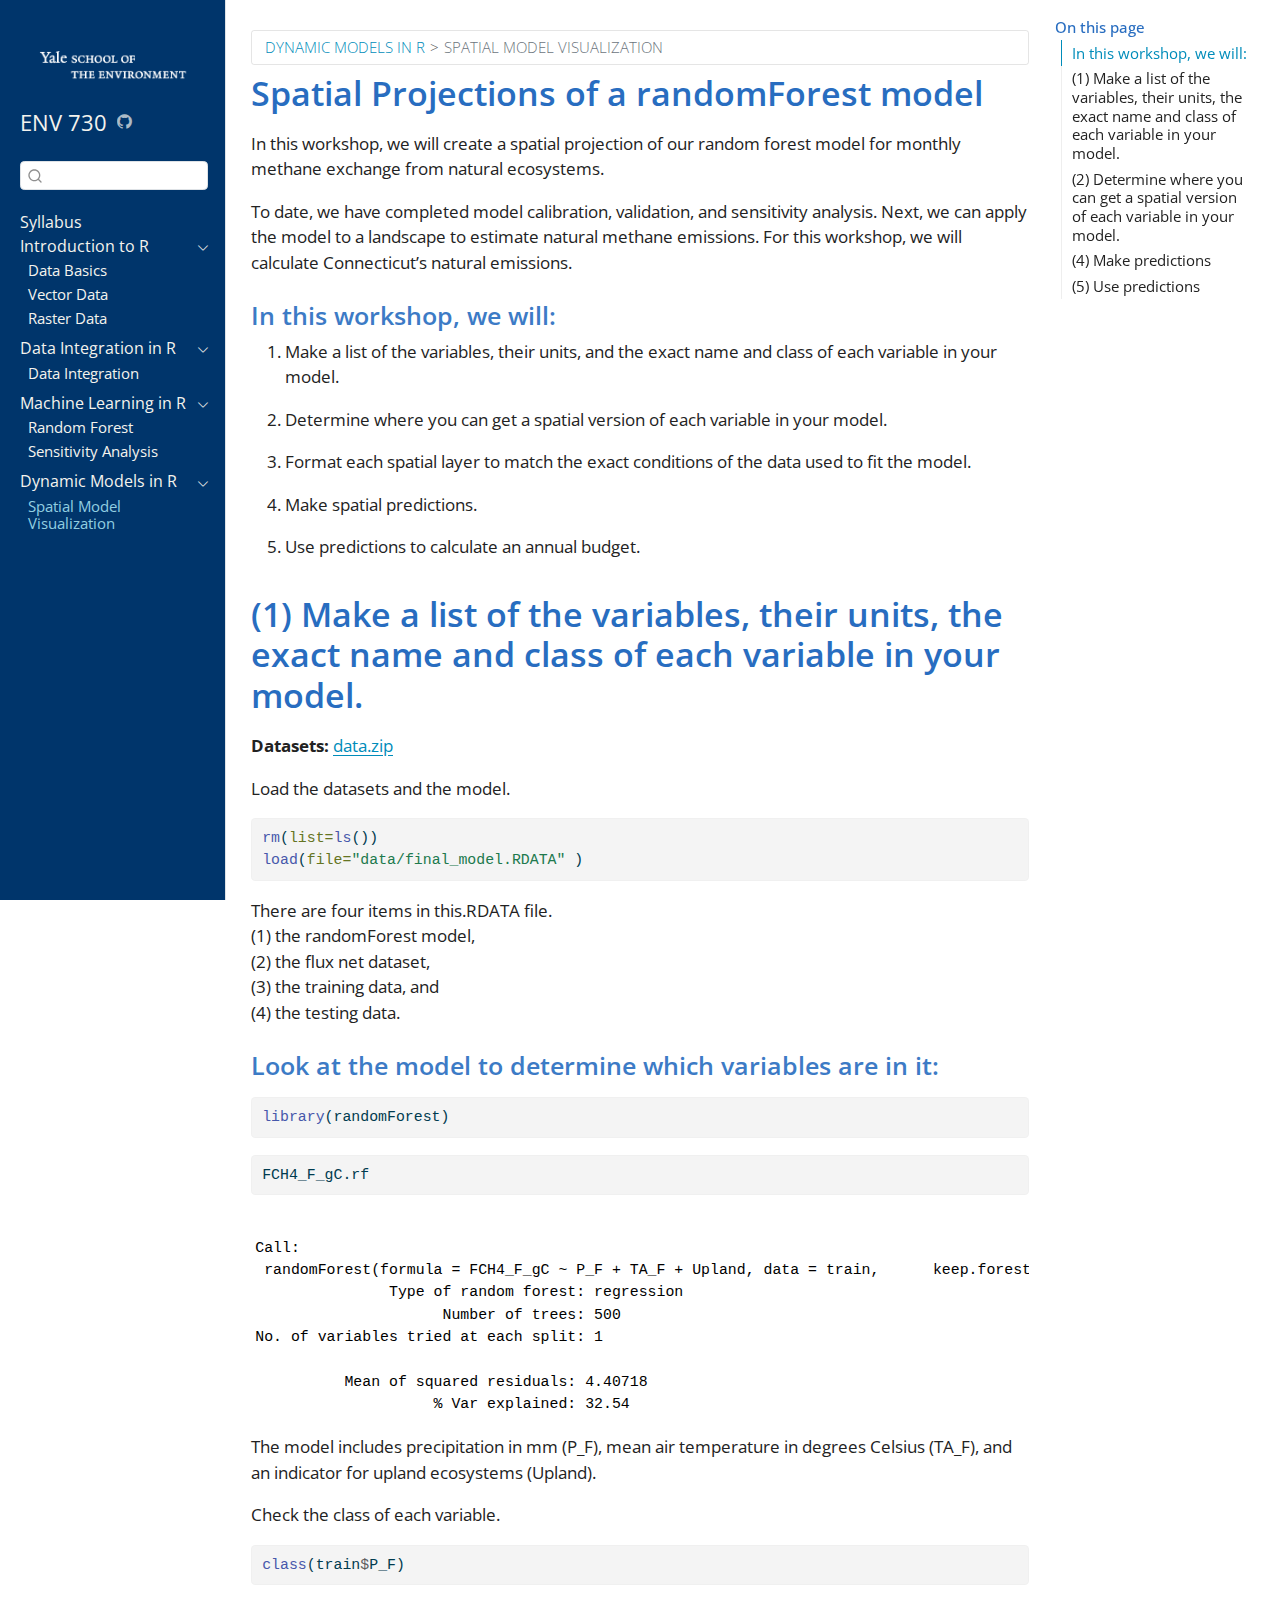
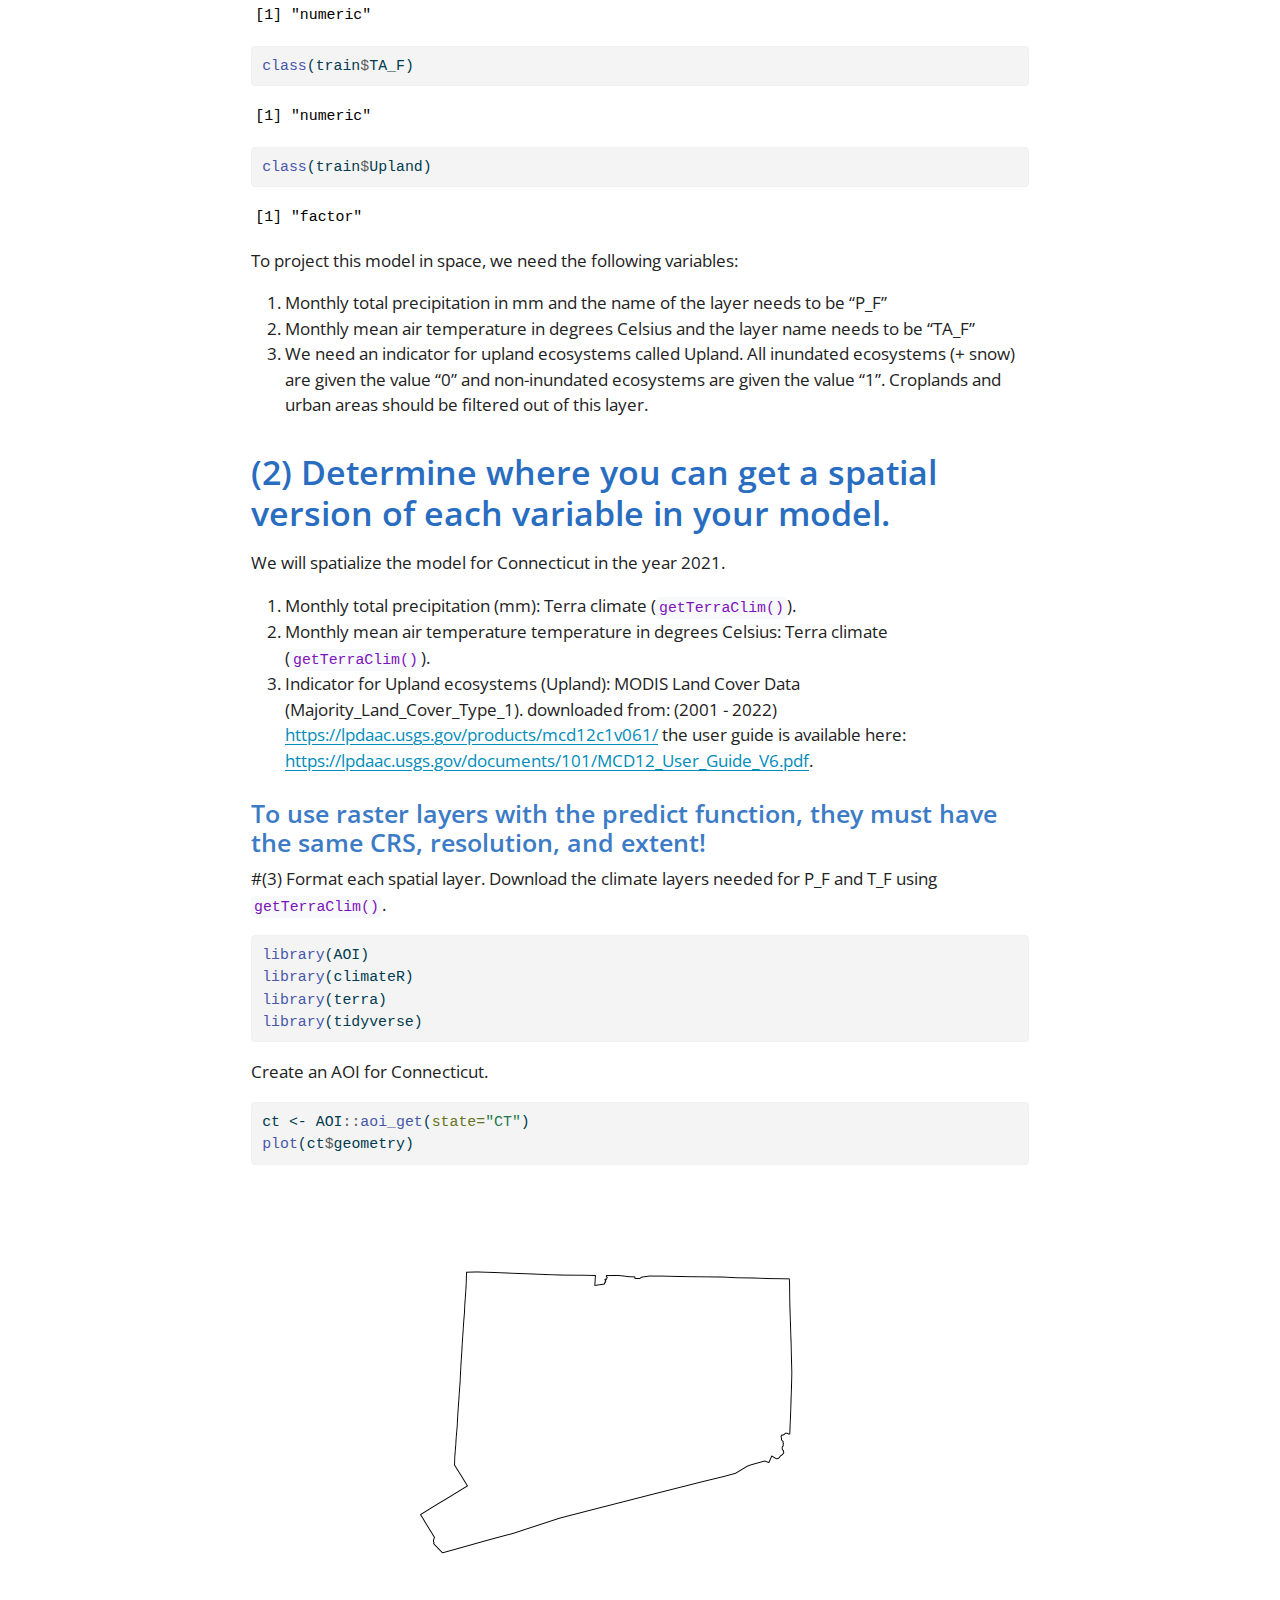
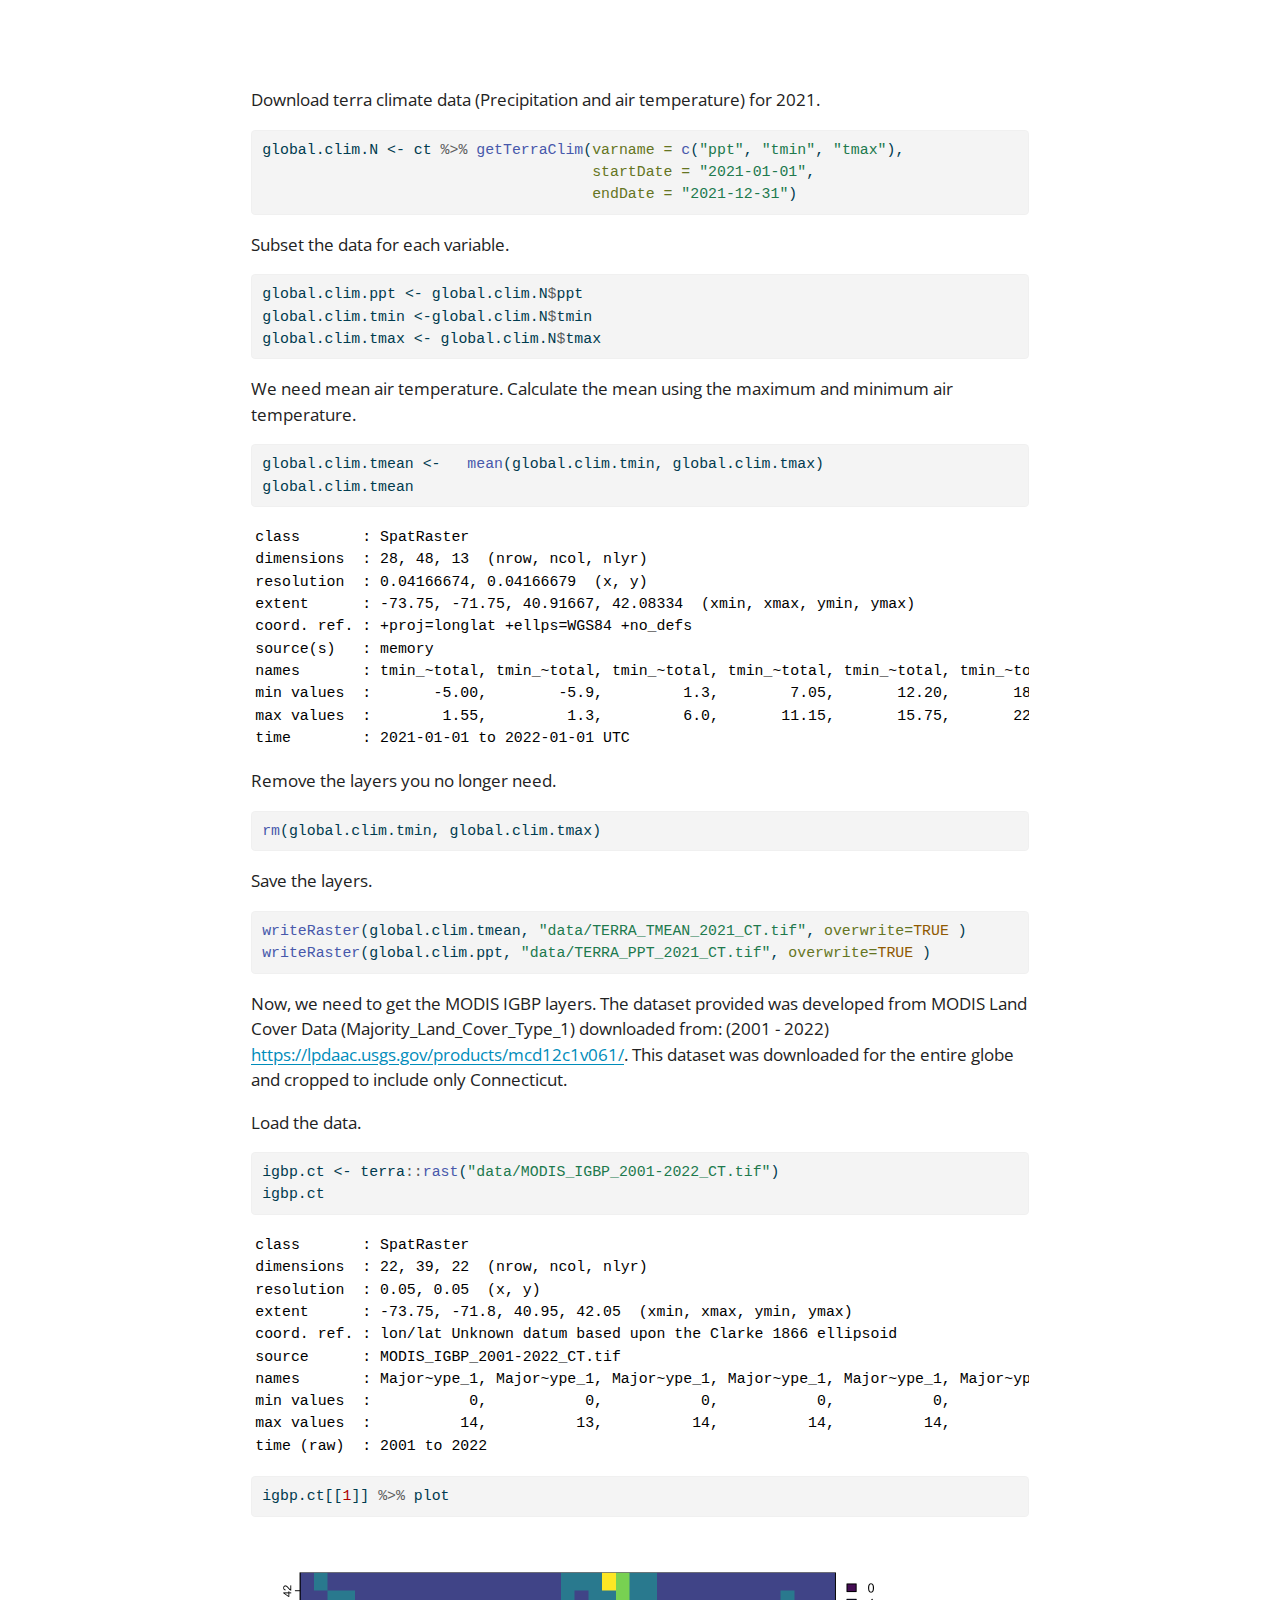
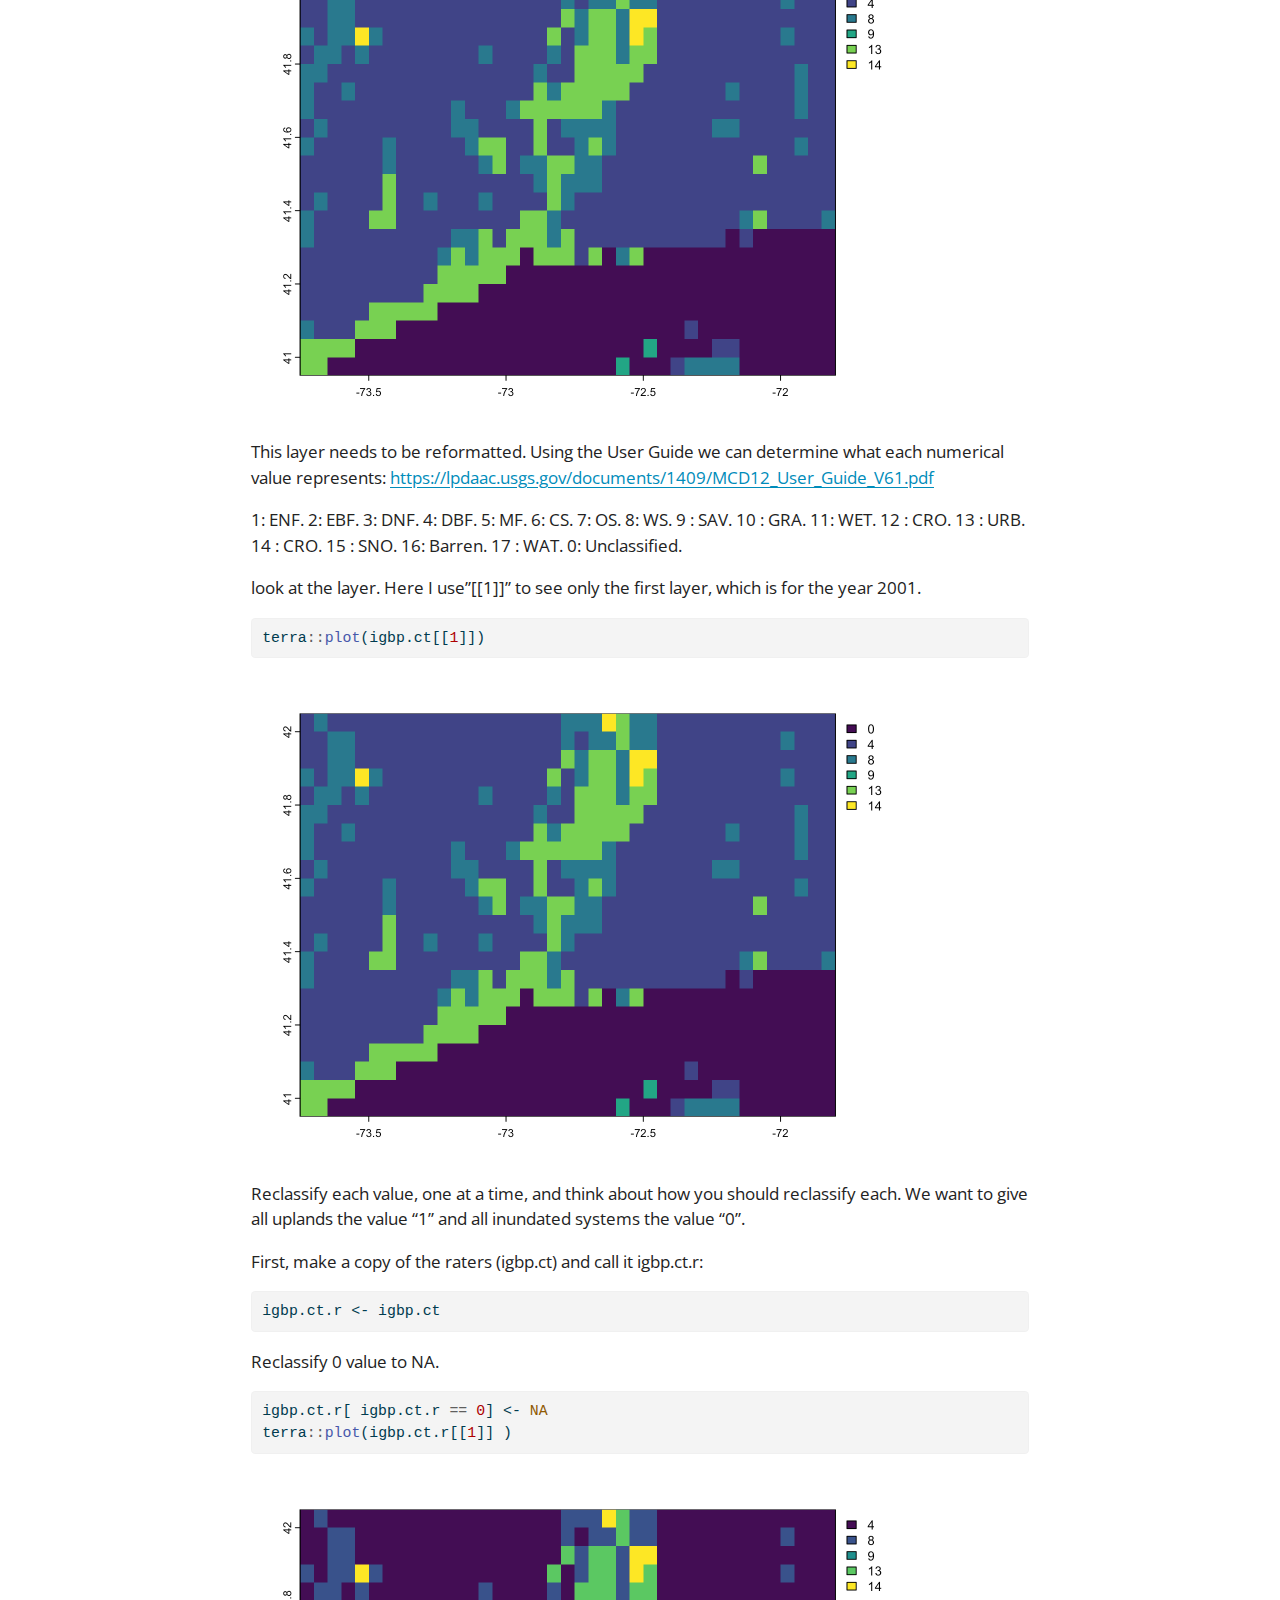
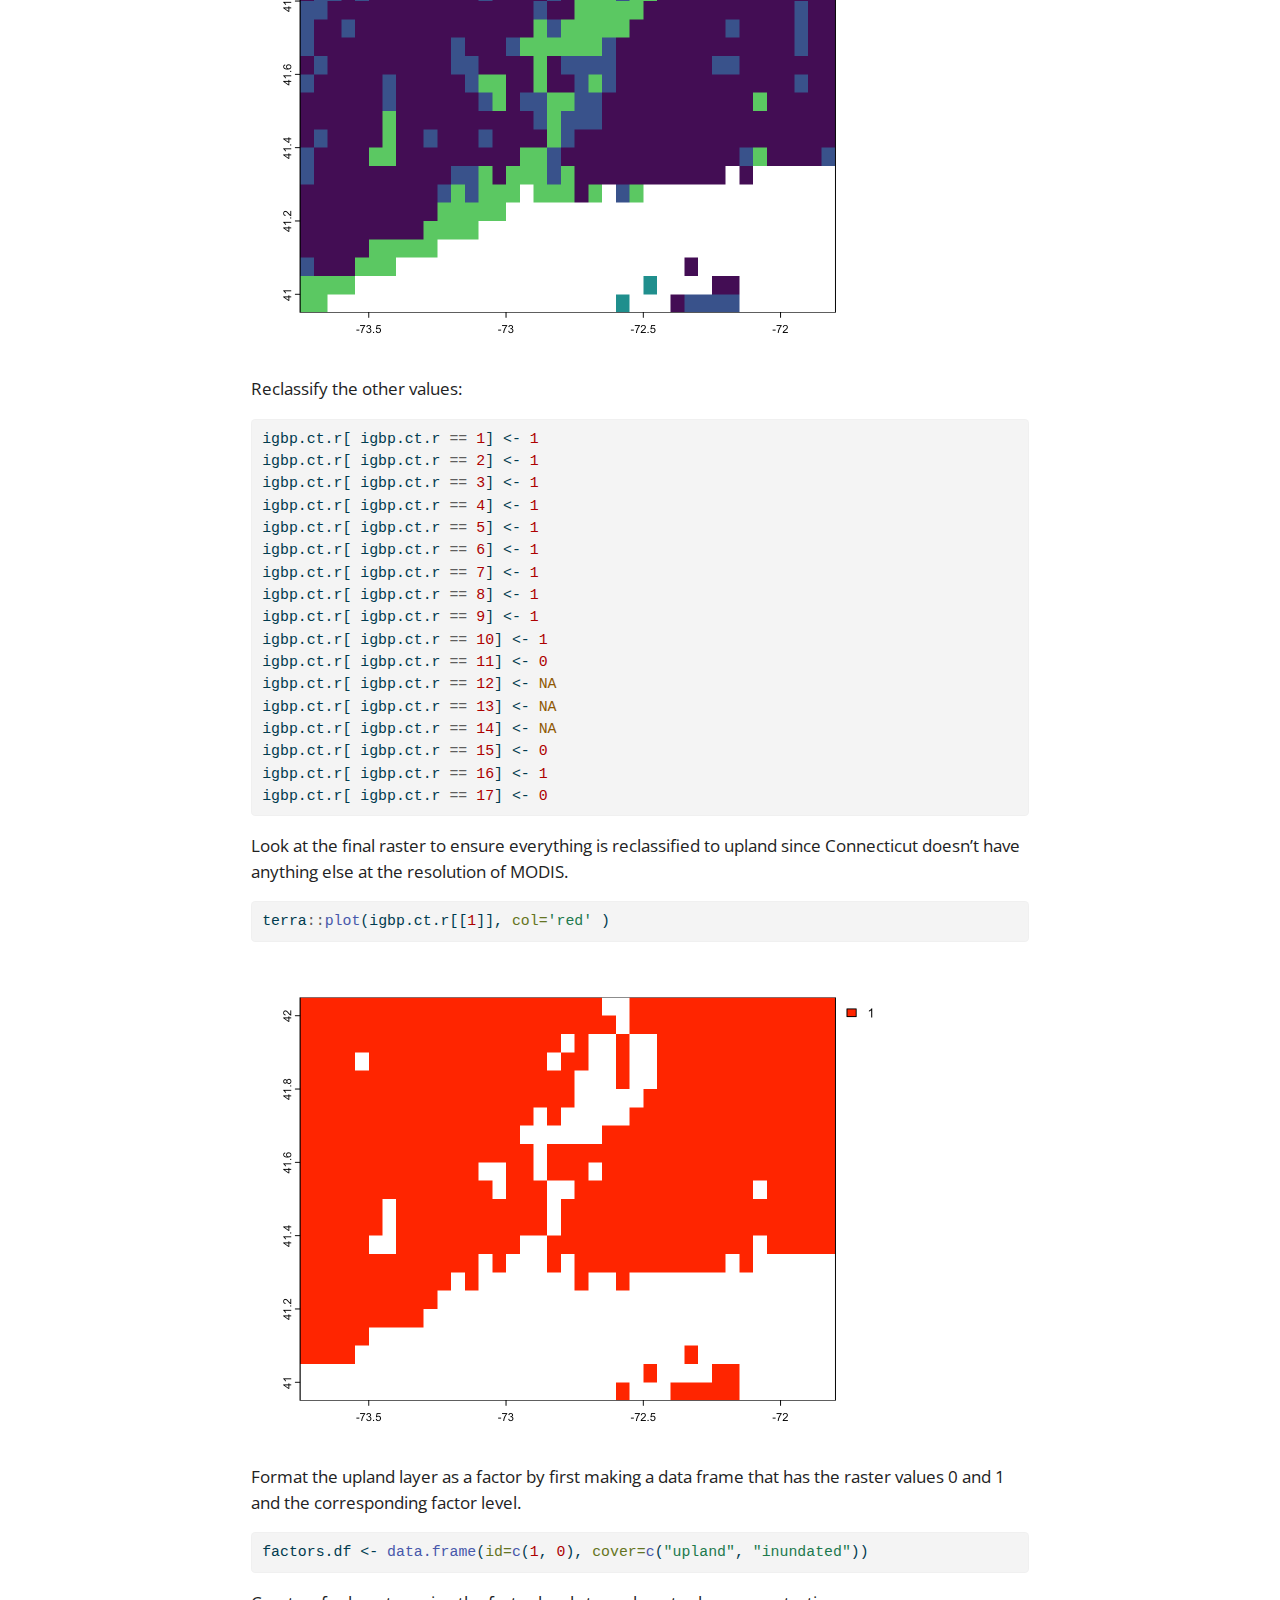
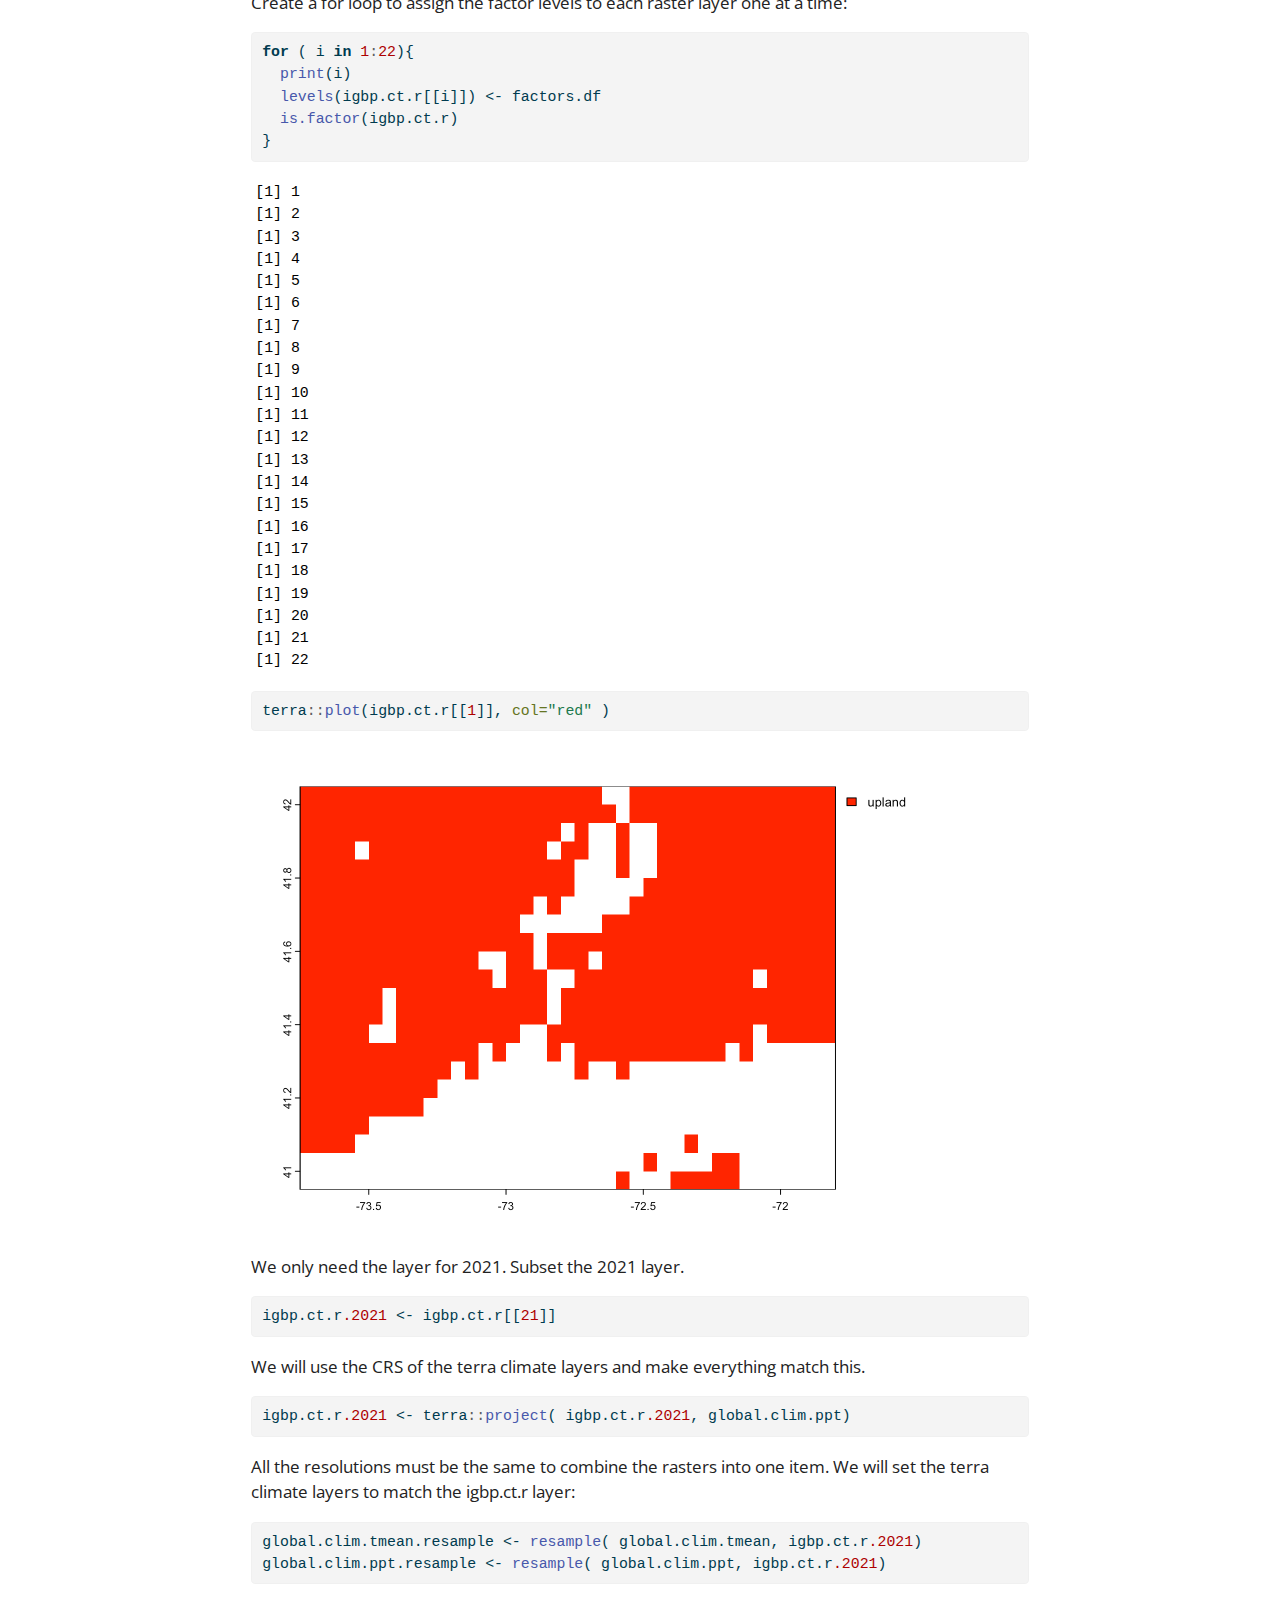
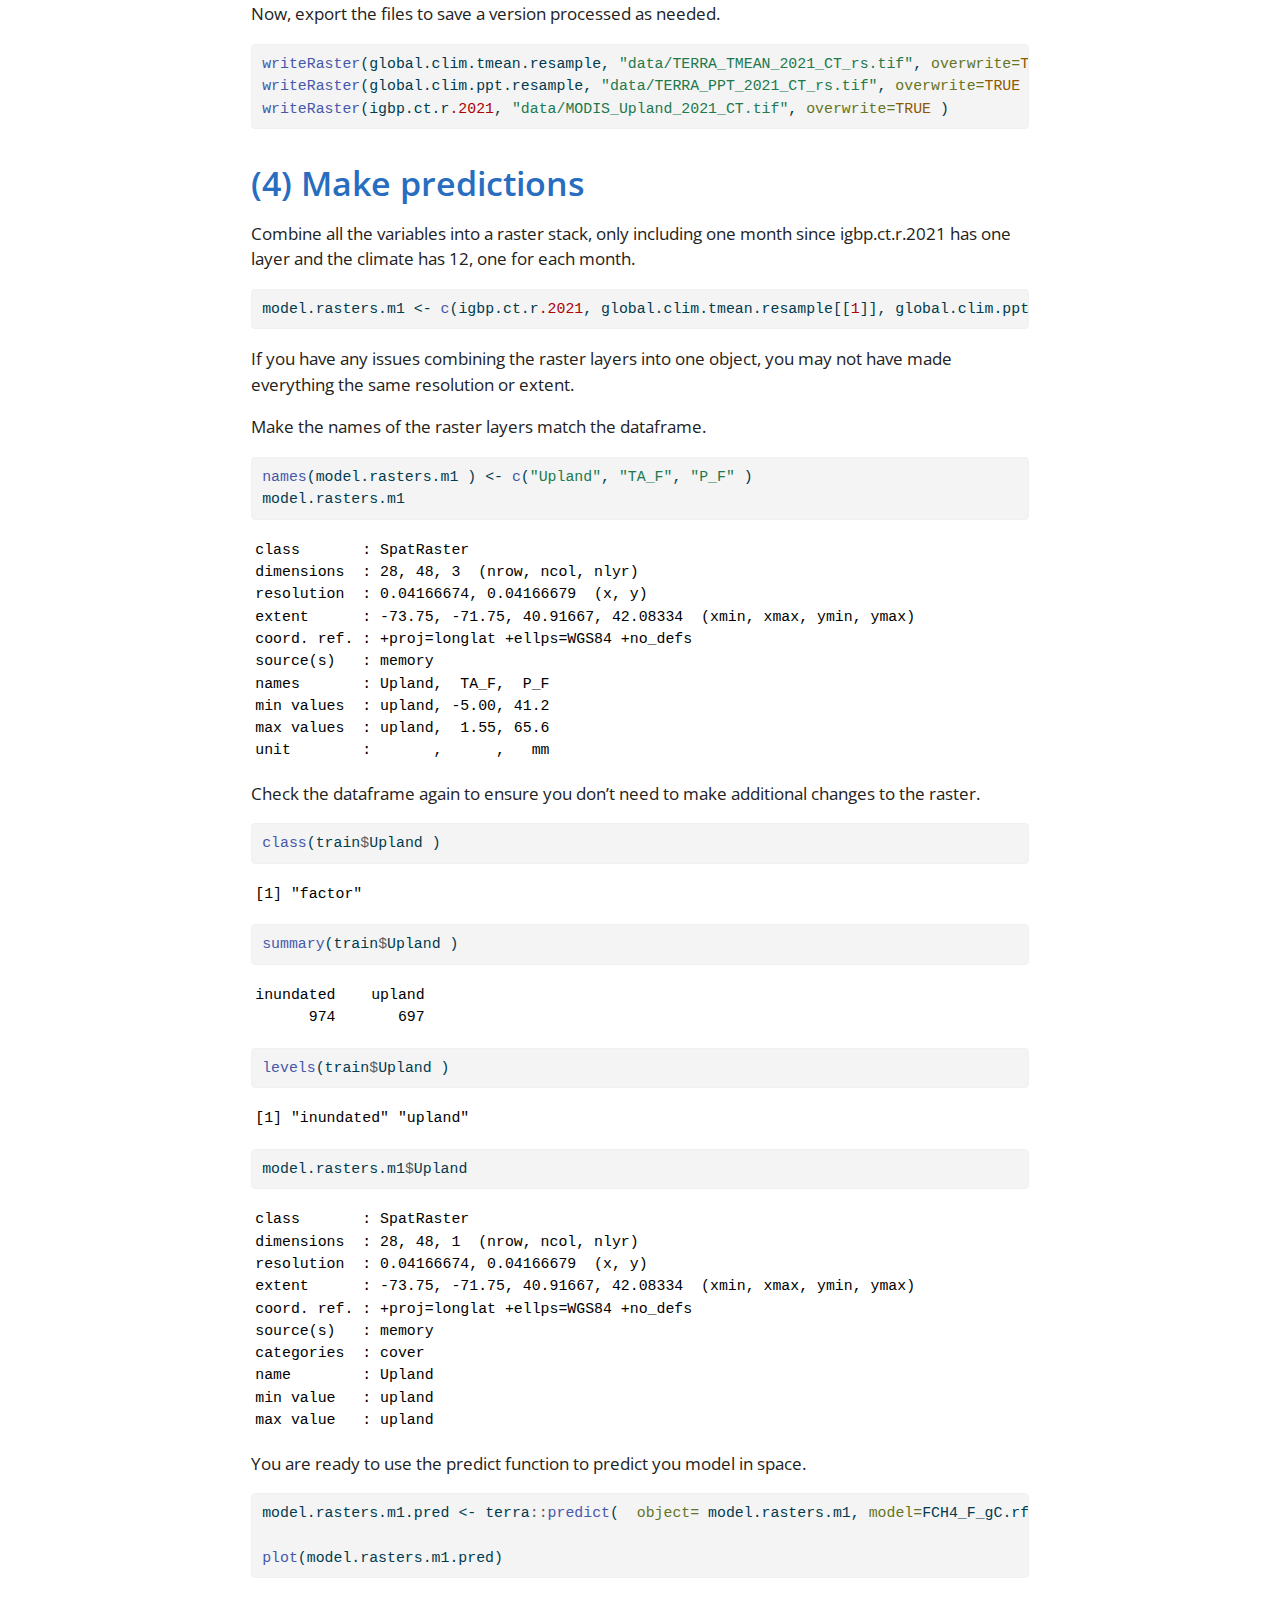
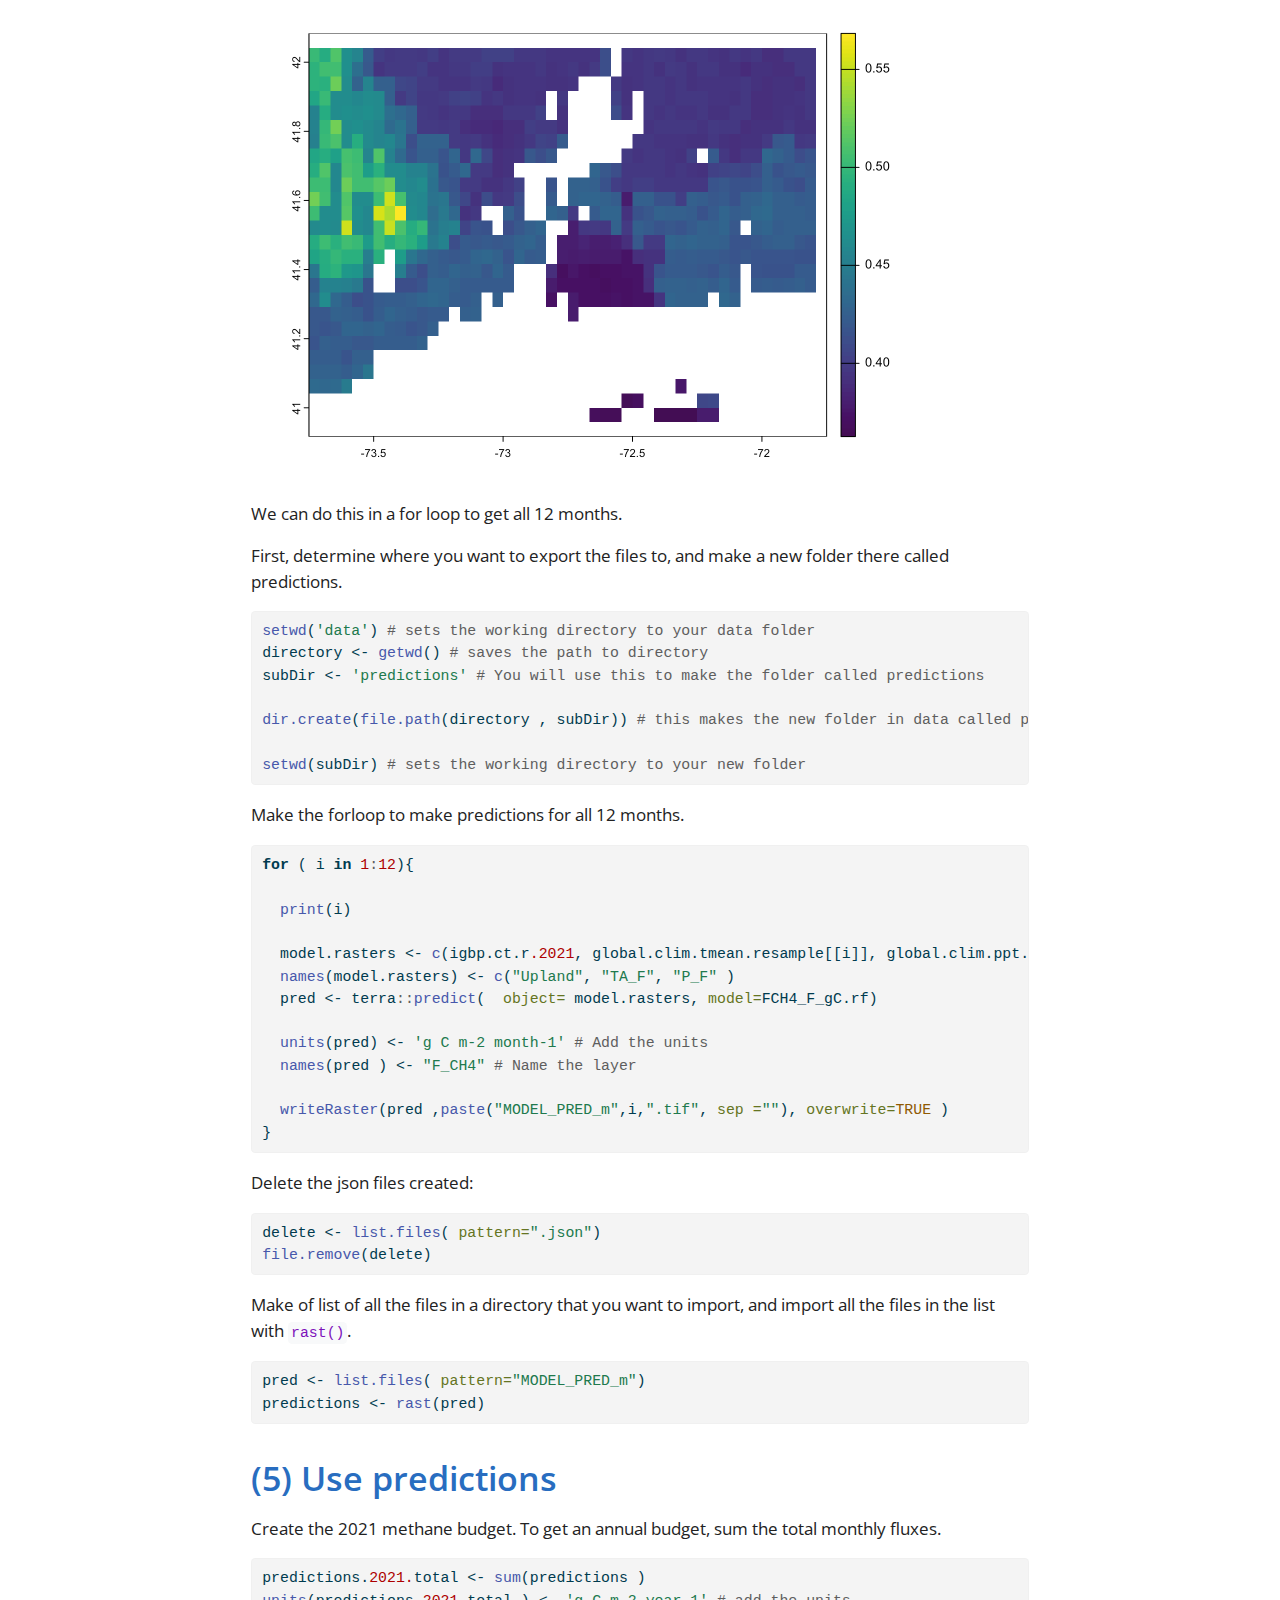
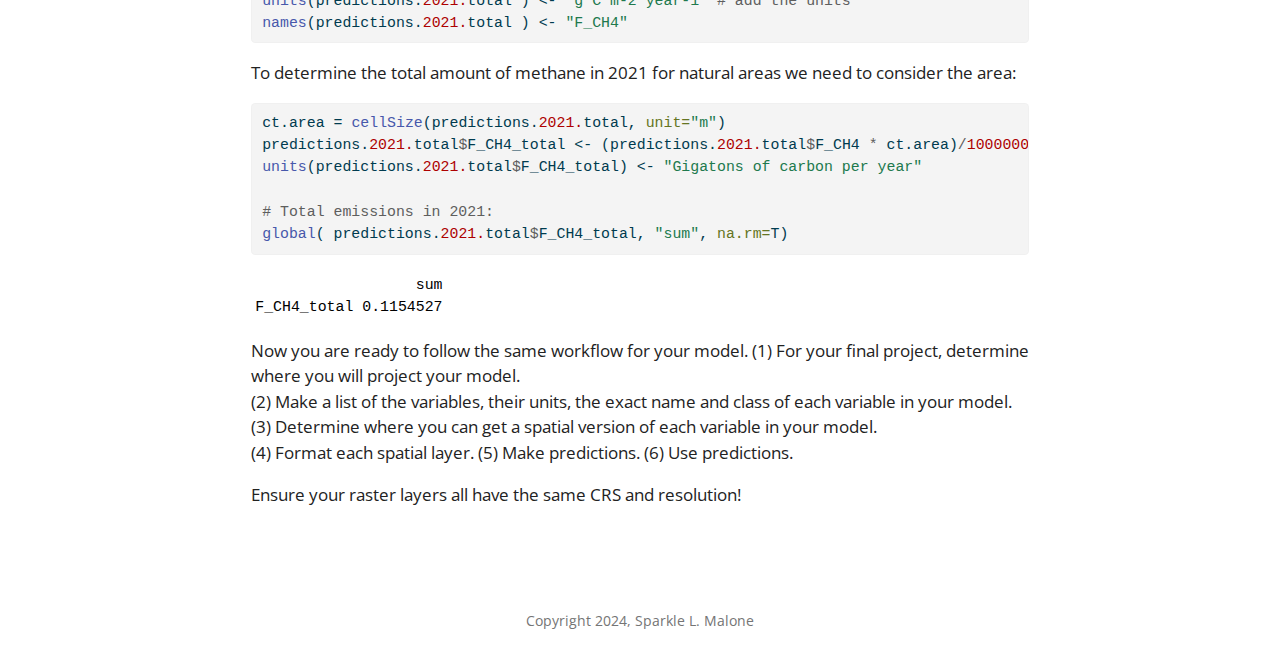
<file: docs/spatial_projections.html>
<!DOCTYPE html>
<html xmlns="http://www.w3.org/1999/xhtml" lang="en" xml:lang="en"><head>

<meta charset="utf-8">
<meta name="generator" content="quarto-1.5.57">

<meta name="viewport" content="width=device-width, initial-scale=1.0, user-scalable=yes">


<title>Spatial Projections of a randomForest model</title>
<style>
code{white-space: pre-wrap;}
span.smallcaps{font-variant: small-caps;}
div.columns{display: flex; gap: min(4vw, 1.5em);}
div.column{flex: auto; overflow-x: auto;}
div.hanging-indent{margin-left: 1.5em; text-indent: -1.5em;}
ul.task-list{list-style: none;}
ul.task-list li input[type="checkbox"] {
  width: 0.8em;
  margin: 0 0.8em 0.2em -1em; /* quarto-specific, see https://github.com/quarto-dev/quarto-cli/issues/4556 */ 
  vertical-align: middle;
}
/* CSS for syntax highlighting */
pre > code.sourceCode { white-space: pre; position: relative; }
pre > code.sourceCode > span { line-height: 1.25; }
pre > code.sourceCode > span:empty { height: 1.2em; }
.sourceCode { overflow: visible; }
code.sourceCode > span { color: inherit; text-decoration: inherit; }
div.sourceCode { margin: 1em 0; }
pre.sourceCode { margin: 0; }
@media screen {
div.sourceCode { overflow: auto; }
}
@media print {
pre > code.sourceCode { white-space: pre-wrap; }
pre > code.sourceCode > span { display: inline-block; text-indent: -5em; padding-left: 5em; }
}
pre.numberSource code
  { counter-reset: source-line 0; }
pre.numberSource code > span
  { position: relative; left: -4em; counter-increment: source-line; }
pre.numberSource code > span > a:first-child::before
  { content: counter(source-line);
    position: relative; left: -1em; text-align: right; vertical-align: baseline;
    border: none; display: inline-block;
    -webkit-touch-callout: none; -webkit-user-select: none;
    -khtml-user-select: none; -moz-user-select: none;
    -ms-user-select: none; user-select: none;
    padding: 0 4px; width: 4em;
  }
pre.numberSource { margin-left: 3em;  padding-left: 4px; }
div.sourceCode
  {   }
@media screen {
pre > code.sourceCode > span > a:first-child::before { text-decoration: underline; }
}
</style>


<script src="site_libs/quarto-nav/quarto-nav.js"></script>
<script src="site_libs/quarto-nav/headroom.min.js"></script>
<script src="site_libs/clipboard/clipboard.min.js"></script>
<script src="site_libs/quarto-search/autocomplete.umd.js"></script>
<script src="site_libs/quarto-search/fuse.min.js"></script>
<script src="site_libs/quarto-search/quarto-search.js"></script>
<meta name="quarto:offset" content="./">
<script src="site_libs/quarto-html/quarto.js"></script>
<script src="site_libs/quarto-html/popper.min.js"></script>
<script src="site_libs/quarto-html/tippy.umd.min.js"></script>
<script src="site_libs/quarto-html/anchor.min.js"></script>
<link href="site_libs/quarto-html/tippy.css" rel="stylesheet">
<link href="site_libs/quarto-html/quarto-syntax-highlighting.css" rel="stylesheet" id="quarto-text-highlighting-styles">
<script src="site_libs/bootstrap/bootstrap.min.js"></script>
<link href="site_libs/bootstrap/bootstrap-icons.css" rel="stylesheet">
<link href="site_libs/bootstrap/bootstrap.min.css" rel="stylesheet" id="quarto-bootstrap" data-mode="light">
<script id="quarto-search-options" type="application/json">{
  "location": "sidebar",
  "copy-button": false,
  "collapse-after": 3,
  "panel-placement": "start",
  "type": "textbox",
  "limit": 50,
  "keyboard-shortcut": [
    "f",
    "/",
    "s"
  ],
  "show-item-context": false,
  "language": {
    "search-no-results-text": "No results",
    "search-matching-documents-text": "matching documents",
    "search-copy-link-title": "Copy link to search",
    "search-hide-matches-text": "Hide additional matches",
    "search-more-match-text": "more match in this document",
    "search-more-matches-text": "more matches in this document",
    "search-clear-button-title": "Clear",
    "search-text-placeholder": "",
    "search-detached-cancel-button-title": "Cancel",
    "search-submit-button-title": "Submit",
    "search-label": "Search"
  }
}</script>


</head>

<body class="nav-sidebar docked">

<div id="quarto-search-results"></div>
  <header id="quarto-header" class="headroom fixed-top">
  <nav class="quarto-secondary-nav">
    <div class="container-fluid d-flex">
      <button type="button" class="quarto-btn-toggle btn" data-bs-toggle="collapse" role="button" data-bs-target=".quarto-sidebar-collapse-item" aria-controls="quarto-sidebar" aria-expanded="false" aria-label="Toggle sidebar navigation" onclick="if (window.quartoToggleHeadroom) { window.quartoToggleHeadroom(); }">
        <i class="bi bi-layout-text-sidebar-reverse"></i>
      </button>
        <nav class="quarto-page-breadcrumbs" aria-label="breadcrumb"><ol class="breadcrumb"><li class="breadcrumb-item"><a href="./spatial_projections.html">Dynamic Models in R</a></li><li class="breadcrumb-item"><a href="./spatial_projections.html">Spatial Model Visualization</a></li></ol></nav>
        <a class="flex-grow-1" role="navigation" data-bs-toggle="collapse" data-bs-target=".quarto-sidebar-collapse-item" aria-controls="quarto-sidebar" aria-expanded="false" aria-label="Toggle sidebar navigation" onclick="if (window.quartoToggleHeadroom) { window.quartoToggleHeadroom(); }">      
        </a>
      <button type="button" class="btn quarto-search-button" aria-label="Search" onclick="window.quartoOpenSearch();">
        <i class="bi bi-search"></i>
      </button>
    </div>
  </nav>
</header>
<!-- content -->
<div id="quarto-content" class="quarto-container page-columns page-rows-contents page-layout-article">
<!-- sidebar -->
  <nav id="quarto-sidebar" class="sidebar collapse collapse-horizontal quarto-sidebar-collapse-item sidebar-navigation docked overflow-auto">
    <div class="pt-lg-2 mt-2 text-left sidebar-header sidebar-header-stacked">
      <a href="./index.html" class="sidebar-logo-link">
      <img src="./images/YSEwordmark2L_RGB-KO.png" alt="" class="sidebar-logo py-0 d-lg-inline d-none">
      </a>
    <div class="sidebar-title mb-0 py-0">
      <a href="./">ENV 730</a> 
        <div class="sidebar-tools-main">
    <a href="https://github.com/YSE-Environmental-Data-Science/EDS_course" title="" class="quarto-navigation-tool px-1" aria-label=""><i class="bi bi-github"></i></a>
</div>
    </div>
      </div>
        <div class="mt-2 flex-shrink-0 align-items-center">
        <div class="sidebar-search">
        <div id="quarto-search" class="" title="Search"></div>
        </div>
        </div>
    <div class="sidebar-menu-container"> 
    <ul class="list-unstyled mt-1">
        <li class="sidebar-item">
  <div class="sidebar-item-container"> 
  <a href="./index.html" class="sidebar-item-text sidebar-link">
 <span class="menu-text">Syllabus</span></a>
  </div>
</li>
        <li class="sidebar-item sidebar-item-section">
      <div class="sidebar-item-container"> 
            <a class="sidebar-item-text sidebar-link text-start" data-bs-toggle="collapse" data-bs-target="#quarto-sidebar-section-1" role="navigation" aria-expanded="true">
 <span class="menu-text">Introduction to R</span></a>
          <a class="sidebar-item-toggle text-start" data-bs-toggle="collapse" data-bs-target="#quarto-sidebar-section-1" role="navigation" aria-expanded="true" aria-label="Toggle section">
            <i class="bi bi-chevron-right ms-2"></i>
          </a> 
      </div>
      <ul id="quarto-sidebar-section-1" class="collapse list-unstyled sidebar-section depth1 show">  
          <li class="sidebar-item">
  <div class="sidebar-item-container"> 
  <a href="./data_basics.html" class="sidebar-item-text sidebar-link">
 <span class="menu-text">Data Basics</span></a>
  </div>
</li>
          <li class="sidebar-item">
  <div class="sidebar-item-container"> 
  <a href="./sf.html" class="sidebar-item-text sidebar-link">
 <span class="menu-text">Vector Data</span></a>
  </div>
</li>
          <li class="sidebar-item">
  <div class="sidebar-item-container"> 
  <a href="./terra.html" class="sidebar-item-text sidebar-link">
 <span class="menu-text">Raster Data</span></a>
  </div>
</li>
      </ul>
  </li>
        <li class="sidebar-item sidebar-item-section">
      <div class="sidebar-item-container"> 
            <a class="sidebar-item-text sidebar-link text-start" data-bs-toggle="collapse" data-bs-target="#quarto-sidebar-section-2" role="navigation" aria-expanded="true">
 <span class="menu-text">Data Integration in R</span></a>
          <a class="sidebar-item-toggle text-start" data-bs-toggle="collapse" data-bs-target="#quarto-sidebar-section-2" role="navigation" aria-expanded="true" aria-label="Toggle section">
            <i class="bi bi-chevron-right ms-2"></i>
          </a> 
      </div>
      <ul id="quarto-sidebar-section-2" class="collapse list-unstyled sidebar-section depth1 show">  
          <li class="sidebar-item">
  <div class="sidebar-item-container"> 
  <a href="./data_integration.html" class="sidebar-item-text sidebar-link">
 <span class="menu-text">Data Integration</span></a>
  </div>
</li>
      </ul>
  </li>
        <li class="sidebar-item sidebar-item-section">
      <div class="sidebar-item-container"> 
            <a class="sidebar-item-text sidebar-link text-start" data-bs-toggle="collapse" data-bs-target="#quarto-sidebar-section-3" role="navigation" aria-expanded="true">
 <span class="menu-text">Machine Learning in R</span></a>
          <a class="sidebar-item-toggle text-start" data-bs-toggle="collapse" data-bs-target="#quarto-sidebar-section-3" role="navigation" aria-expanded="true" aria-label="Toggle section">
            <i class="bi bi-chevron-right ms-2"></i>
          </a> 
      </div>
      <ul id="quarto-sidebar-section-3" class="collapse list-unstyled sidebar-section depth1 show">  
          <li class="sidebar-item">
  <div class="sidebar-item-container"> 
  <a href="./random_forest.html" class="sidebar-item-text sidebar-link">
 <span class="menu-text">Random Forest</span></a>
  </div>
</li>
          <li class="sidebar-item">
  <div class="sidebar-item-container"> 
  <a href="./sensitivity.html" class="sidebar-item-text sidebar-link">
 <span class="menu-text">Sensitivity Analysis</span></a>
  </div>
</li>
      </ul>
  </li>
        <li class="sidebar-item sidebar-item-section">
      <div class="sidebar-item-container"> 
            <a class="sidebar-item-text sidebar-link text-start" data-bs-toggle="collapse" data-bs-target="#quarto-sidebar-section-4" role="navigation" aria-expanded="true">
 <span class="menu-text">Dynamic Models in R</span></a>
          <a class="sidebar-item-toggle text-start" data-bs-toggle="collapse" data-bs-target="#quarto-sidebar-section-4" role="navigation" aria-expanded="true" aria-label="Toggle section">
            <i class="bi bi-chevron-right ms-2"></i>
          </a> 
      </div>
      <ul id="quarto-sidebar-section-4" class="collapse list-unstyled sidebar-section depth1 show">  
          <li class="sidebar-item">
  <div class="sidebar-item-container"> 
  <a href="./spatial_projections.html" class="sidebar-item-text sidebar-link active">
 <span class="menu-text">Spatial Model Visualization</span></a>
  </div>
</li>
      </ul>
  </li>
    </ul>
    </div>
</nav>
<div id="quarto-sidebar-glass" class="quarto-sidebar-collapse-item" data-bs-toggle="collapse" data-bs-target=".quarto-sidebar-collapse-item"></div>
<!-- margin-sidebar -->
    <div id="quarto-margin-sidebar" class="sidebar margin-sidebar">
        <nav id="TOC" role="doc-toc" class="toc-active">
    <h2 id="toc-title">On this page</h2>
   
  <ul>
  <li><a href="#in-this-workshop-we-will" id="toc-in-this-workshop-we-will" class="nav-link active" data-scroll-target="#in-this-workshop-we-will">In this workshop, we will:</a></li>
  <li><a href="#make-a-list-of-the-variables-their-units-the-exact-name-and-class-of-each-variable-in-your-model." id="toc-make-a-list-of-the-variables-their-units-the-exact-name-and-class-of-each-variable-in-your-model." class="nav-link" data-scroll-target="#make-a-list-of-the-variables-their-units-the-exact-name-and-class-of-each-variable-in-your-model.">(1) Make a list of the variables, their units, the exact name and class of each variable in your model.</a>
  <ul class="collapse">
  <li><a href="#look-at-the-model-to-determine-which-variables-are-in-it" id="toc-look-at-the-model-to-determine-which-variables-are-in-it" class="nav-link" data-scroll-target="#look-at-the-model-to-determine-which-variables-are-in-it">Look at the model to determine which variables are in it:</a></li>
  </ul></li>
  <li><a href="#determine-where-you-can-get-a-spatial-version-of-each-variable-in-your-model." id="toc-determine-where-you-can-get-a-spatial-version-of-each-variable-in-your-model." class="nav-link" data-scroll-target="#determine-where-you-can-get-a-spatial-version-of-each-variable-in-your-model.">(2) Determine where you can get a spatial version of each variable in your model.</a>
  <ul class="collapse">
  <li><a href="#to-use-raster-layers-with-the-predict-function-they-must-have-the-same-crs-resolution-and-extent" id="toc-to-use-raster-layers-with-the-predict-function-they-must-have-the-same-crs-resolution-and-extent" class="nav-link" data-scroll-target="#to-use-raster-layers-with-the-predict-function-they-must-have-the-same-crs-resolution-and-extent">To use raster layers with the predict function, they must have the same CRS, resolution, and extent!</a></li>
  </ul></li>
  <li><a href="#make-predictions" id="toc-make-predictions" class="nav-link" data-scroll-target="#make-predictions">(4) Make predictions</a></li>
  <li><a href="#use-predictions" id="toc-use-predictions" class="nav-link" data-scroll-target="#use-predictions">(5) Use predictions</a></li>
  </ul>
</nav>
    </div>
<!-- main -->
<main class="content" id="quarto-document-content">

<header id="title-block-header" class="quarto-title-block default"><nav class="quarto-page-breadcrumbs quarto-title-breadcrumbs d-none d-lg-block" aria-label="breadcrumb"><ol class="breadcrumb"><li class="breadcrumb-item"><a href="./spatial_projections.html">Dynamic Models in R</a></li><li class="breadcrumb-item"><a href="./spatial_projections.html">Spatial Model Visualization</a></li></ol></nav>
<div class="quarto-title">
<h1 class="title">Spatial Projections of a randomForest model</h1>
</div>



<div class="quarto-title-meta">

    
  
    
  </div>
  


</header>


<p>In this workshop, we will create a spatial projection of our random forest model for monthly methane exchange from natural ecosystems.</p>
<p>To date, we have completed model calibration, validation, and sensitivity analysis. Next, we can apply the model to a landscape to estimate natural methane emissions. For this workshop, we will calculate Connecticut’s natural emissions.</p>
<section id="in-this-workshop-we-will" class="level3">
<h3 class="anchored" data-anchor-id="in-this-workshop-we-will">In this workshop, we will:</h3>
<ol type="1">
<li><p>Make a list of the variables, their units, and the exact name and class of each variable in your model.</p></li>
<li><p>Determine where you can get a spatial version of each variable in your model.</p></li>
<li><p>Format each spatial layer to match the exact conditions of the data used to fit the model.</p></li>
<li><p>Make spatial predictions.</p></li>
<li><p>Use predictions to calculate an annual budget.</p></li>
</ol>
</section>
<section id="make-a-list-of-the-variables-their-units-the-exact-name-and-class-of-each-variable-in-your-model." class="level1">
<h1>(1) Make a list of the variables, their units, the exact name and class of each variable in your model.</h1>
<p><b>Datasets:</b> <a href="https://yale.instructure.com/courses/101353/files/10270118?wrap=1">data.zip</a></p>
<p>Load the datasets and the model.</p>
<div class="cell">
<div class="sourceCode cell-code" id="cb1"><pre class="sourceCode r code-with-copy"><code class="sourceCode r"><span id="cb1-1"><a href="#cb1-1" aria-hidden="true" tabindex="-1"></a><span class="fu">rm</span>(<span class="at">list=</span><span class="fu">ls</span>())</span>
<span id="cb1-2"><a href="#cb1-2" aria-hidden="true" tabindex="-1"></a><span class="fu">load</span>(<span class="at">file=</span><span class="st">"data/final_model.RDATA"</span> )</span></code><button title="Copy to Clipboard" class="code-copy-button"><i class="bi"></i></button></pre></div>
</div>
<p>There are four items in this.RDATA file.<br>
(1) the randomForest model,<br>
(2) the flux net dataset,<br>
(3) the training data, and<br>
(4) the testing data.</p>
<section id="look-at-the-model-to-determine-which-variables-are-in-it" class="level3">
<h3 class="anchored" data-anchor-id="look-at-the-model-to-determine-which-variables-are-in-it">Look at the model to determine which variables are in it:</h3>
<div class="cell">
<div class="sourceCode cell-code" id="cb2"><pre class="sourceCode r code-with-copy"><code class="sourceCode r"><span id="cb2-1"><a href="#cb2-1" aria-hidden="true" tabindex="-1"></a><span class="fu">library</span>(randomForest)</span></code><button title="Copy to Clipboard" class="code-copy-button"><i class="bi"></i></button></pre></div>
</div>
<div class="cell">
<div class="sourceCode cell-code" id="cb3"><pre class="sourceCode r code-with-copy"><code class="sourceCode r"><span id="cb3-1"><a href="#cb3-1" aria-hidden="true" tabindex="-1"></a>FCH4_F_gC.rf</span></code><button title="Copy to Clipboard" class="code-copy-button"><i class="bi"></i></button></pre></div>
<div class="cell-output cell-output-stdout">
<pre><code>
Call:
 randomForest(formula = FCH4_F_gC ~ P_F + TA_F + Upland, data = train,      keep.forest = T, importance = TRUE, mtry = 1, ntree = 500,      keep.inbag = TRUE) 
               Type of random forest: regression
                     Number of trees: 500
No. of variables tried at each split: 1

          Mean of squared residuals: 4.40718
                    % Var explained: 32.54</code></pre>
</div>
</div>
<p>The model includes precipitation in mm (P_F), mean air temperature in degrees Celsius (TA_F), and an indicator for upland ecosystems (Upland).</p>
<p>Check the class of each variable.</p>
<div class="cell">
<div class="sourceCode cell-code" id="cb5"><pre class="sourceCode r code-with-copy"><code class="sourceCode r"><span id="cb5-1"><a href="#cb5-1" aria-hidden="true" tabindex="-1"></a><span class="fu">class</span>(train<span class="sc">$</span>P_F)</span></code><button title="Copy to Clipboard" class="code-copy-button"><i class="bi"></i></button></pre></div>
<div class="cell-output cell-output-stdout">
<pre><code>[1] "numeric"</code></pre>
</div>
<div class="sourceCode cell-code" id="cb7"><pre class="sourceCode r code-with-copy"><code class="sourceCode r"><span id="cb7-1"><a href="#cb7-1" aria-hidden="true" tabindex="-1"></a><span class="fu">class</span>(train<span class="sc">$</span>TA_F)</span></code><button title="Copy to Clipboard" class="code-copy-button"><i class="bi"></i></button></pre></div>
<div class="cell-output cell-output-stdout">
<pre><code>[1] "numeric"</code></pre>
</div>
<div class="sourceCode cell-code" id="cb9"><pre class="sourceCode r code-with-copy"><code class="sourceCode r"><span id="cb9-1"><a href="#cb9-1" aria-hidden="true" tabindex="-1"></a><span class="fu">class</span>(train<span class="sc">$</span>Upland)</span></code><button title="Copy to Clipboard" class="code-copy-button"><i class="bi"></i></button></pre></div>
<div class="cell-output cell-output-stdout">
<pre><code>[1] "factor"</code></pre>
</div>
</div>
<p>To project this model in space, we need the following variables:</p>
<ol type="1">
<li>Monthly total precipitation in mm and the name of the layer needs to be “P_F”</li>
<li>Monthly mean air temperature in degrees Celsius and the layer name needs to be “TA_F”</li>
<li>We need an indicator for upland ecosystems called Upland. All inundated ecosystems (+ snow) are given the value “0” and non-inundated ecosystems are given the value “1”. Croplands and urban areas should be filtered out of this layer.</li>
</ol>
</section>
</section>
<section id="determine-where-you-can-get-a-spatial-version-of-each-variable-in-your-model." class="level1">
<h1>(2) Determine where you can get a spatial version of each variable in your model.</h1>
<p>We will spatialize the model for Connecticut in the year 2021.</p>
<ol type="1">
<li>Monthly total precipitation (mm): Terra climate (<code>getTerraClim()</code>).</li>
<li>Monthly mean air temperature temperature in degrees Celsius: Terra climate (<code>getTerraClim()</code>).</li>
<li>Indicator for Upland ecosystems (Upland): MODIS Land Cover Data (Majority_Land_Cover_Type_1). downloaded from: (2001 - 2022) <a href="https://lpdaac.usgs.gov/products/mcd12c1v061/" class="uri">https://lpdaac.usgs.gov/products/mcd12c1v061/</a> the user guide is available here: <a href="https://lpdaac.usgs.gov/documents/101/MCD12_User_Guide_V6.pdf" class="uri">https://lpdaac.usgs.gov/documents/101/MCD12_User_Guide_V6.pdf</a>.</li>
</ol>
<section id="to-use-raster-layers-with-the-predict-function-they-must-have-the-same-crs-resolution-and-extent" class="level3">
<h3 class="anchored" data-anchor-id="to-use-raster-layers-with-the-predict-function-they-must-have-the-same-crs-resolution-and-extent">To use raster layers with the predict function, they must have the same CRS, resolution, and extent!</h3>
<p>#(3) Format each spatial layer. Download the climate layers needed for P_F and T_F using <code>getTerraClim()</code>.</p>
<div class="cell">
<div class="sourceCode cell-code" id="cb11"><pre class="sourceCode r code-with-copy"><code class="sourceCode r"><span id="cb11-1"><a href="#cb11-1" aria-hidden="true" tabindex="-1"></a><span class="fu">library</span>(AOI)</span>
<span id="cb11-2"><a href="#cb11-2" aria-hidden="true" tabindex="-1"></a><span class="fu">library</span>(climateR)</span>
<span id="cb11-3"><a href="#cb11-3" aria-hidden="true" tabindex="-1"></a><span class="fu">library</span>(terra)</span>
<span id="cb11-4"><a href="#cb11-4" aria-hidden="true" tabindex="-1"></a><span class="fu">library</span>(tidyverse)</span></code><button title="Copy to Clipboard" class="code-copy-button"><i class="bi"></i></button></pre></div>
</div>
<p>Create an AOI for Connecticut.</p>
<div class="cell">
<div class="sourceCode cell-code" id="cb12"><pre class="sourceCode r code-with-copy"><code class="sourceCode r"><span id="cb12-1"><a href="#cb12-1" aria-hidden="true" tabindex="-1"></a>ct <span class="ot">&lt;-</span> AOI<span class="sc">::</span><span class="fu">aoi_get</span>(<span class="at">state=</span><span class="st">"CT"</span>)</span>
<span id="cb12-2"><a href="#cb12-2" aria-hidden="true" tabindex="-1"></a><span class="fu">plot</span>(ct<span class="sc">$</span>geometry)</span></code><button title="Copy to Clipboard" class="code-copy-button"><i class="bi"></i></button></pre></div>
<div class="cell-output-display">
<div>
<figure class="figure">
<p><img src="spatial_projections_files/figure-html/unnamed-chunk-6-1.png" class="img-fluid figure-img" width="672"></p>
</figure>
</div>
</div>
</div>
<p>Download terra climate data (Precipitation and air temperature) for 2021.</p>
<div class="cell">
<div class="sourceCode cell-code" id="cb13"><pre class="sourceCode r code-with-copy"><code class="sourceCode r"><span id="cb13-1"><a href="#cb13-1" aria-hidden="true" tabindex="-1"></a>global.clim.N <span class="ot">&lt;-</span> ct <span class="sc">%&gt;%</span> <span class="fu">getTerraClim</span>(<span class="at">varname =</span> <span class="fu">c</span>(<span class="st">"ppt"</span>, <span class="st">"tmin"</span>, <span class="st">"tmax"</span>), </span>
<span id="cb13-2"><a href="#cb13-2" aria-hidden="true" tabindex="-1"></a>                                     <span class="at">startDate =</span> <span class="st">"2021-01-01"</span>,</span>
<span id="cb13-3"><a href="#cb13-3" aria-hidden="true" tabindex="-1"></a>                                     <span class="at">endDate =</span> <span class="st">"2021-12-31"</span>)</span></code><button title="Copy to Clipboard" class="code-copy-button"><i class="bi"></i></button></pre></div>
</div>
<p>Subset the data for each variable.</p>
<div class="cell">
<div class="sourceCode cell-code" id="cb14"><pre class="sourceCode r code-with-copy"><code class="sourceCode r"><span id="cb14-1"><a href="#cb14-1" aria-hidden="true" tabindex="-1"></a>global.clim.ppt <span class="ot">&lt;-</span> global.clim.N<span class="sc">$</span>ppt</span>
<span id="cb14-2"><a href="#cb14-2" aria-hidden="true" tabindex="-1"></a>global.clim.tmin <span class="ot">&lt;-</span>global.clim.N<span class="sc">$</span>tmin</span>
<span id="cb14-3"><a href="#cb14-3" aria-hidden="true" tabindex="-1"></a>global.clim.tmax <span class="ot">&lt;-</span> global.clim.N<span class="sc">$</span>tmax </span></code><button title="Copy to Clipboard" class="code-copy-button"><i class="bi"></i></button></pre></div>
</div>
<p>We need mean air temperature. Calculate the mean using the maximum and minimum air temperature.</p>
<div class="cell">
<div class="sourceCode cell-code" id="cb15"><pre class="sourceCode r code-with-copy"><code class="sourceCode r"><span id="cb15-1"><a href="#cb15-1" aria-hidden="true" tabindex="-1"></a>global.clim.tmean <span class="ot">&lt;-</span>   <span class="fu">mean</span>(global.clim.tmin, global.clim.tmax)</span>
<span id="cb15-2"><a href="#cb15-2" aria-hidden="true" tabindex="-1"></a>global.clim.tmean</span></code><button title="Copy to Clipboard" class="code-copy-button"><i class="bi"></i></button></pre></div>
<div class="cell-output cell-output-stdout">
<pre><code>class       : SpatRaster 
dimensions  : 28, 48, 13  (nrow, ncol, nlyr)
resolution  : 0.04166674, 0.04166679  (x, y)
extent      : -73.75, -71.75, 40.91667, 42.08334  (xmin, xmax, ymin, ymax)
coord. ref. : +proj=longlat +ellps=WGS84 +no_defs 
source(s)   : memory
names       : tmin_~total, tmin_~total, tmin_~total, tmin_~total, tmin_~total, tmin_~total, ... 
min values  :       -5.00,        -5.9,         1.3,        7.05,       12.20,       18.65, ... 
max values  :        1.55,         1.3,         6.0,       11.15,       15.75,       22.00, ... 
time        : 2021-01-01 to 2022-01-01 UTC </code></pre>
</div>
</div>
<p>Remove the layers you no longer need.</p>
<div class="cell">
<div class="sourceCode cell-code" id="cb17"><pre class="sourceCode r code-with-copy"><code class="sourceCode r"><span id="cb17-1"><a href="#cb17-1" aria-hidden="true" tabindex="-1"></a><span class="fu">rm</span>(global.clim.tmin, global.clim.tmax)</span></code><button title="Copy to Clipboard" class="code-copy-button"><i class="bi"></i></button></pre></div>
</div>
<p>Save the layers.</p>
<div class="cell">
<div class="sourceCode cell-code" id="cb18"><pre class="sourceCode r code-with-copy"><code class="sourceCode r"><span id="cb18-1"><a href="#cb18-1" aria-hidden="true" tabindex="-1"></a><span class="fu">writeRaster</span>(global.clim.tmean, <span class="st">"data/TERRA_TMEAN_2021_CT.tif"</span>, <span class="at">overwrite=</span><span class="cn">TRUE</span> )</span>
<span id="cb18-2"><a href="#cb18-2" aria-hidden="true" tabindex="-1"></a><span class="fu">writeRaster</span>(global.clim.ppt, <span class="st">"data/TERRA_PPT_2021_CT.tif"</span>, <span class="at">overwrite=</span><span class="cn">TRUE</span> )</span></code><button title="Copy to Clipboard" class="code-copy-button"><i class="bi"></i></button></pre></div>
</div>
<p>Now, we need to get the MODIS IGBP layers. The dataset provided was developed from MODIS Land Cover Data (Majority_Land_Cover_Type_1) downloaded from: (2001 - 2022) <a href="https://lpdaac.usgs.gov/products/mcd12c1v061/" class="uri">https://lpdaac.usgs.gov/products/mcd12c1v061/</a>. This dataset was downloaded for the entire globe and cropped to include only Connecticut.</p>
<p>Load the data.</p>
<div class="cell">
<div class="sourceCode cell-code" id="cb19"><pre class="sourceCode r code-with-copy"><code class="sourceCode r"><span id="cb19-1"><a href="#cb19-1" aria-hidden="true" tabindex="-1"></a>igbp.ct <span class="ot">&lt;-</span> terra<span class="sc">::</span><span class="fu">rast</span>(<span class="st">"data/MODIS_IGBP_2001-2022_CT.tif"</span>)</span>
<span id="cb19-2"><a href="#cb19-2" aria-hidden="true" tabindex="-1"></a>igbp.ct </span></code><button title="Copy to Clipboard" class="code-copy-button"><i class="bi"></i></button></pre></div>
<div class="cell-output cell-output-stdout">
<pre><code>class       : SpatRaster 
dimensions  : 22, 39, 22  (nrow, ncol, nlyr)
resolution  : 0.05, 0.05  (x, y)
extent      : -73.75, -71.8, 40.95, 42.05  (xmin, xmax, ymin, ymax)
coord. ref. : lon/lat Unknown datum based upon the Clarke 1866 ellipsoid 
source      : MODIS_IGBP_2001-2022_CT.tif 
names       : Major~ype_1, Major~ype_1, Major~ype_1, Major~ype_1, Major~ype_1, Major~ype_1, ... 
min values  :           0,           0,           0,           0,           0,           0, ... 
max values  :          14,          13,          14,          14,          14,          13, ... 
time (raw)  : 2001 to 2022 </code></pre>
</div>
<div class="sourceCode cell-code" id="cb21"><pre class="sourceCode r code-with-copy"><code class="sourceCode r"><span id="cb21-1"><a href="#cb21-1" aria-hidden="true" tabindex="-1"></a>igbp.ct[[<span class="dv">1</span>]] <span class="sc">%&gt;%</span> plot</span></code><button title="Copy to Clipboard" class="code-copy-button"><i class="bi"></i></button></pre></div>
<div class="cell-output-display">
<div>
<figure class="figure">
<p><img src="spatial_projections_files/figure-html/unnamed-chunk-12-1.png" class="img-fluid figure-img" width="672"></p>
</figure>
</div>
</div>
</div>
<p>This layer needs to be reformatted. Using the User Guide we can determine what each numerical value represents: <a href="https://lpdaac.usgs.gov/documents/1409/MCD12_User_Guide_V61.pdf" class="uri">https://lpdaac.usgs.gov/documents/1409/MCD12_User_Guide_V61.pdf</a></p>
<p>1: ENF. 2: EBF. 3: DNF. 4: DBF. 5: MF. 6: CS. 7: OS. 8: WS. 9 : SAV. 10 : GRA. 11: WET. 12 : CRO. 13 : URB. 14 : CRO. 15 : SNO. 16: Barren. 17 : WAT. 0: Unclassified.</p>
<p>look at the layer. Here I use”[[1]]” to see only the first layer, which is for the year 2001.</p>
<div class="cell">
<div class="sourceCode cell-code" id="cb22"><pre class="sourceCode r code-with-copy"><code class="sourceCode r"><span id="cb22-1"><a href="#cb22-1" aria-hidden="true" tabindex="-1"></a>terra<span class="sc">::</span><span class="fu">plot</span>(igbp.ct[[<span class="dv">1</span>]])</span></code><button title="Copy to Clipboard" class="code-copy-button"><i class="bi"></i></button></pre></div>
<div class="cell-output-display">
<div>
<figure class="figure">
<p><img src="spatial_projections_files/figure-html/unnamed-chunk-13-1.png" class="img-fluid figure-img" width="672"></p>
</figure>
</div>
</div>
</div>
<p>Reclassify each value, one at a time, and think about how you should reclassify each. We want to give all uplands the value “1” and all inundated systems the value “0”.</p>
<p>First, make a copy of the raters (igbp.ct) and call it igbp.ct.r:</p>
<div class="cell">
<div class="sourceCode cell-code" id="cb23"><pre class="sourceCode r code-with-copy"><code class="sourceCode r"><span id="cb23-1"><a href="#cb23-1" aria-hidden="true" tabindex="-1"></a>igbp.ct.r <span class="ot">&lt;-</span> igbp.ct</span></code><button title="Copy to Clipboard" class="code-copy-button"><i class="bi"></i></button></pre></div>
</div>
<p>Reclassify 0 value to NA.</p>
<div class="cell">
<div class="sourceCode cell-code" id="cb24"><pre class="sourceCode r code-with-copy"><code class="sourceCode r"><span id="cb24-1"><a href="#cb24-1" aria-hidden="true" tabindex="-1"></a>igbp.ct.r[ igbp.ct.r <span class="sc">==</span> <span class="dv">0</span>] <span class="ot">&lt;-</span> <span class="cn">NA</span> </span>
<span id="cb24-2"><a href="#cb24-2" aria-hidden="true" tabindex="-1"></a>terra<span class="sc">::</span><span class="fu">plot</span>(igbp.ct.r[[<span class="dv">1</span>]] )</span></code><button title="Copy to Clipboard" class="code-copy-button"><i class="bi"></i></button></pre></div>
<div class="cell-output-display">
<div>
<figure class="figure">
<p><img src="spatial_projections_files/figure-html/unnamed-chunk-15-1.png" class="img-fluid figure-img" width="672"></p>
</figure>
</div>
</div>
</div>
<p>Reclassify the other values:</p>
<div class="cell">
<div class="sourceCode cell-code" id="cb25"><pre class="sourceCode r code-with-copy"><code class="sourceCode r"><span id="cb25-1"><a href="#cb25-1" aria-hidden="true" tabindex="-1"></a>igbp.ct.r[ igbp.ct.r <span class="sc">==</span> <span class="dv">1</span>] <span class="ot">&lt;-</span> <span class="dv">1</span> </span>
<span id="cb25-2"><a href="#cb25-2" aria-hidden="true" tabindex="-1"></a>igbp.ct.r[ igbp.ct.r <span class="sc">==</span> <span class="dv">2</span>] <span class="ot">&lt;-</span> <span class="dv">1</span></span>
<span id="cb25-3"><a href="#cb25-3" aria-hidden="true" tabindex="-1"></a>igbp.ct.r[ igbp.ct.r <span class="sc">==</span> <span class="dv">3</span>] <span class="ot">&lt;-</span> <span class="dv">1</span></span>
<span id="cb25-4"><a href="#cb25-4" aria-hidden="true" tabindex="-1"></a>igbp.ct.r[ igbp.ct.r <span class="sc">==</span> <span class="dv">4</span>] <span class="ot">&lt;-</span> <span class="dv">1</span></span>
<span id="cb25-5"><a href="#cb25-5" aria-hidden="true" tabindex="-1"></a>igbp.ct.r[ igbp.ct.r <span class="sc">==</span> <span class="dv">5</span>] <span class="ot">&lt;-</span> <span class="dv">1</span></span>
<span id="cb25-6"><a href="#cb25-6" aria-hidden="true" tabindex="-1"></a>igbp.ct.r[ igbp.ct.r <span class="sc">==</span> <span class="dv">6</span>] <span class="ot">&lt;-</span> <span class="dv">1</span></span>
<span id="cb25-7"><a href="#cb25-7" aria-hidden="true" tabindex="-1"></a>igbp.ct.r[ igbp.ct.r <span class="sc">==</span> <span class="dv">7</span>] <span class="ot">&lt;-</span> <span class="dv">1</span></span>
<span id="cb25-8"><a href="#cb25-8" aria-hidden="true" tabindex="-1"></a>igbp.ct.r[ igbp.ct.r <span class="sc">==</span> <span class="dv">8</span>] <span class="ot">&lt;-</span> <span class="dv">1</span></span>
<span id="cb25-9"><a href="#cb25-9" aria-hidden="true" tabindex="-1"></a>igbp.ct.r[ igbp.ct.r <span class="sc">==</span> <span class="dv">9</span>] <span class="ot">&lt;-</span> <span class="dv">1</span></span>
<span id="cb25-10"><a href="#cb25-10" aria-hidden="true" tabindex="-1"></a>igbp.ct.r[ igbp.ct.r <span class="sc">==</span> <span class="dv">10</span>] <span class="ot">&lt;-</span> <span class="dv">1</span></span>
<span id="cb25-11"><a href="#cb25-11" aria-hidden="true" tabindex="-1"></a>igbp.ct.r[ igbp.ct.r <span class="sc">==</span> <span class="dv">11</span>] <span class="ot">&lt;-</span> <span class="dv">0</span></span>
<span id="cb25-12"><a href="#cb25-12" aria-hidden="true" tabindex="-1"></a>igbp.ct.r[ igbp.ct.r <span class="sc">==</span> <span class="dv">12</span>] <span class="ot">&lt;-</span> <span class="cn">NA</span></span>
<span id="cb25-13"><a href="#cb25-13" aria-hidden="true" tabindex="-1"></a>igbp.ct.r[ igbp.ct.r <span class="sc">==</span> <span class="dv">13</span>] <span class="ot">&lt;-</span> <span class="cn">NA</span></span>
<span id="cb25-14"><a href="#cb25-14" aria-hidden="true" tabindex="-1"></a>igbp.ct.r[ igbp.ct.r <span class="sc">==</span> <span class="dv">14</span>] <span class="ot">&lt;-</span> <span class="cn">NA</span></span>
<span id="cb25-15"><a href="#cb25-15" aria-hidden="true" tabindex="-1"></a>igbp.ct.r[ igbp.ct.r <span class="sc">==</span> <span class="dv">15</span>] <span class="ot">&lt;-</span> <span class="dv">0</span></span>
<span id="cb25-16"><a href="#cb25-16" aria-hidden="true" tabindex="-1"></a>igbp.ct.r[ igbp.ct.r <span class="sc">==</span> <span class="dv">16</span>] <span class="ot">&lt;-</span> <span class="dv">1</span></span>
<span id="cb25-17"><a href="#cb25-17" aria-hidden="true" tabindex="-1"></a>igbp.ct.r[ igbp.ct.r <span class="sc">==</span> <span class="dv">17</span>] <span class="ot">&lt;-</span> <span class="dv">0</span></span></code><button title="Copy to Clipboard" class="code-copy-button"><i class="bi"></i></button></pre></div>
</div>
<p>Look at the final raster to ensure everything is reclassified to upland since Connecticut doesn’t have anything else at the resolution of MODIS.</p>
<div class="cell">
<div class="sourceCode cell-code" id="cb26"><pre class="sourceCode r code-with-copy"><code class="sourceCode r"><span id="cb26-1"><a href="#cb26-1" aria-hidden="true" tabindex="-1"></a>terra<span class="sc">::</span><span class="fu">plot</span>(igbp.ct.r[[<span class="dv">1</span>]], <span class="at">col=</span><span class="st">'red'</span> ) </span></code><button title="Copy to Clipboard" class="code-copy-button"><i class="bi"></i></button></pre></div>
<div class="cell-output-display">
<div>
<figure class="figure">
<p><img src="spatial_projections_files/figure-html/unnamed-chunk-17-1.png" class="img-fluid figure-img" width="672"></p>
</figure>
</div>
</div>
</div>
<p>Format the upland layer as a factor by first making a data frame that has the raster values 0 and 1 and the corresponding factor level.</p>
<div class="cell">
<div class="sourceCode cell-code" id="cb27"><pre class="sourceCode r code-with-copy"><code class="sourceCode r"><span id="cb27-1"><a href="#cb27-1" aria-hidden="true" tabindex="-1"></a>factors.df <span class="ot">&lt;-</span> <span class="fu">data.frame</span>(<span class="at">id=</span><span class="fu">c</span>(<span class="dv">1</span>, <span class="dv">0</span>), <span class="at">cover=</span><span class="fu">c</span>(<span class="st">"upland"</span>, <span class="st">"inundated"</span>))</span></code><button title="Copy to Clipboard" class="code-copy-button"><i class="bi"></i></button></pre></div>
</div>
<p>Create a for loop to assign the factor levels to each raster layer one at a time:</p>
<div class="cell">
<div class="sourceCode cell-code" id="cb28"><pre class="sourceCode r code-with-copy"><code class="sourceCode r"><span id="cb28-1"><a href="#cb28-1" aria-hidden="true" tabindex="-1"></a><span class="cf">for</span> ( i <span class="cf">in</span> <span class="dv">1</span><span class="sc">:</span><span class="dv">22</span>){</span>
<span id="cb28-2"><a href="#cb28-2" aria-hidden="true" tabindex="-1"></a>  <span class="fu">print</span>(i)</span>
<span id="cb28-3"><a href="#cb28-3" aria-hidden="true" tabindex="-1"></a>  <span class="fu">levels</span>(igbp.ct.r[[i]]) <span class="ot">&lt;-</span> factors.df</span>
<span id="cb28-4"><a href="#cb28-4" aria-hidden="true" tabindex="-1"></a>  <span class="fu">is.factor</span>(igbp.ct.r)</span>
<span id="cb28-5"><a href="#cb28-5" aria-hidden="true" tabindex="-1"></a>}</span></code><button title="Copy to Clipboard" class="code-copy-button"><i class="bi"></i></button></pre></div>
<div class="cell-output cell-output-stdout">
<pre><code>[1] 1
[1] 2
[1] 3
[1] 4
[1] 5
[1] 6
[1] 7
[1] 8
[1] 9
[1] 10
[1] 11
[1] 12
[1] 13
[1] 14
[1] 15
[1] 16
[1] 17
[1] 18
[1] 19
[1] 20
[1] 21
[1] 22</code></pre>
</div>
<div class="sourceCode cell-code" id="cb30"><pre class="sourceCode r code-with-copy"><code class="sourceCode r"><span id="cb30-1"><a href="#cb30-1" aria-hidden="true" tabindex="-1"></a>terra<span class="sc">::</span><span class="fu">plot</span>(igbp.ct.r[[<span class="dv">1</span>]], <span class="at">col=</span><span class="st">"red"</span> )</span></code><button title="Copy to Clipboard" class="code-copy-button"><i class="bi"></i></button></pre></div>
<div class="cell-output-display">
<div>
<figure class="figure">
<p><img src="spatial_projections_files/figure-html/unnamed-chunk-19-1.png" class="img-fluid figure-img" width="672"></p>
</figure>
</div>
</div>
</div>
<p>We only need the layer for 2021. Subset the 2021 layer.</p>
<div class="cell">
<div class="sourceCode cell-code" id="cb31"><pre class="sourceCode r code-with-copy"><code class="sourceCode r"><span id="cb31-1"><a href="#cb31-1" aria-hidden="true" tabindex="-1"></a>igbp.ct.r<span class="fl">.2021</span> <span class="ot">&lt;-</span> igbp.ct.r[[<span class="dv">21</span>]]</span></code><button title="Copy to Clipboard" class="code-copy-button"><i class="bi"></i></button></pre></div>
</div>
<p>We will use the CRS of the terra climate layers and make everything match this.</p>
<div class="cell">
<div class="sourceCode cell-code" id="cb32"><pre class="sourceCode r code-with-copy"><code class="sourceCode r"><span id="cb32-1"><a href="#cb32-1" aria-hidden="true" tabindex="-1"></a>igbp.ct.r<span class="fl">.2021</span> <span class="ot">&lt;-</span> terra<span class="sc">::</span><span class="fu">project</span>( igbp.ct.r<span class="fl">.2021</span>, global.clim.ppt)</span></code><button title="Copy to Clipboard" class="code-copy-button"><i class="bi"></i></button></pre></div>
</div>
<p>All the resolutions must be the same to combine the rasters into one item. We will set the terra climate layers to match the igbp.ct.r layer:</p>
<div class="cell">
<div class="sourceCode cell-code" id="cb33"><pre class="sourceCode r code-with-copy"><code class="sourceCode r"><span id="cb33-1"><a href="#cb33-1" aria-hidden="true" tabindex="-1"></a>global.clim.tmean.resample <span class="ot">&lt;-</span> <span class="fu">resample</span>( global.clim.tmean, igbp.ct.r<span class="fl">.2021</span>)</span>
<span id="cb33-2"><a href="#cb33-2" aria-hidden="true" tabindex="-1"></a>global.clim.ppt.resample <span class="ot">&lt;-</span> <span class="fu">resample</span>( global.clim.ppt, igbp.ct.r<span class="fl">.2021</span>)</span></code><button title="Copy to Clipboard" class="code-copy-button"><i class="bi"></i></button></pre></div>
</div>
<p>Now, export the files to save a version processed as needed.</p>
<div class="cell">
<div class="sourceCode cell-code" id="cb34"><pre class="sourceCode r code-with-copy"><code class="sourceCode r"><span id="cb34-1"><a href="#cb34-1" aria-hidden="true" tabindex="-1"></a><span class="fu">writeRaster</span>(global.clim.tmean.resample, <span class="st">"data/TERRA_TMEAN_2021_CT_rs.tif"</span>, <span class="at">overwrite=</span><span class="cn">TRUE</span> )</span>
<span id="cb34-2"><a href="#cb34-2" aria-hidden="true" tabindex="-1"></a><span class="fu">writeRaster</span>(global.clim.ppt.resample, <span class="st">"data/TERRA_PPT_2021_CT_rs.tif"</span>, <span class="at">overwrite=</span><span class="cn">TRUE</span> )</span>
<span id="cb34-3"><a href="#cb34-3" aria-hidden="true" tabindex="-1"></a><span class="fu">writeRaster</span>(igbp.ct.r<span class="fl">.2021</span>, <span class="st">"data/MODIS_Upland_2021_CT.tif"</span>, <span class="at">overwrite=</span><span class="cn">TRUE</span> )</span></code><button title="Copy to Clipboard" class="code-copy-button"><i class="bi"></i></button></pre></div>
</div>
</section>
</section>
<section id="make-predictions" class="level1">
<h1>(4) Make predictions</h1>
<p>Combine all the variables into a raster stack, only including one month since igbp.ct.r.2021 has one layer and the climate has 12, one for each month.</p>
<div class="cell">
<div class="sourceCode cell-code" id="cb35"><pre class="sourceCode r code-with-copy"><code class="sourceCode r"><span id="cb35-1"><a href="#cb35-1" aria-hidden="true" tabindex="-1"></a>model.rasters.m1 <span class="ot">&lt;-</span> <span class="fu">c</span>(igbp.ct.r<span class="fl">.2021</span>, global.clim.tmean.resample[[<span class="dv">1</span>]], global.clim.ppt.resample[[<span class="dv">1</span>]] )</span></code><button title="Copy to Clipboard" class="code-copy-button"><i class="bi"></i></button></pre></div>
</div>
<p>If you have any issues combining the raster layers into one object, you may not have made everything the same resolution or extent.</p>
<p>Make the names of the raster layers match the dataframe.</p>
<div class="cell">
<div class="sourceCode cell-code" id="cb36"><pre class="sourceCode r code-with-copy"><code class="sourceCode r"><span id="cb36-1"><a href="#cb36-1" aria-hidden="true" tabindex="-1"></a><span class="fu">names</span>(model.rasters.m1 ) <span class="ot">&lt;-</span> <span class="fu">c</span>(<span class="st">"Upland"</span>, <span class="st">"TA_F"</span>, <span class="st">"P_F"</span> )</span>
<span id="cb36-2"><a href="#cb36-2" aria-hidden="true" tabindex="-1"></a>model.rasters.m1</span></code><button title="Copy to Clipboard" class="code-copy-button"><i class="bi"></i></button></pre></div>
<div class="cell-output cell-output-stdout">
<pre><code>class       : SpatRaster 
dimensions  : 28, 48, 3  (nrow, ncol, nlyr)
resolution  : 0.04166674, 0.04166679  (x, y)
extent      : -73.75, -71.75, 40.91667, 42.08334  (xmin, xmax, ymin, ymax)
coord. ref. : +proj=longlat +ellps=WGS84 +no_defs 
source(s)   : memory
names       : Upland,  TA_F,  P_F 
min values  : upland, -5.00, 41.2 
max values  : upland,  1.55, 65.6 
unit        :       ,      ,   mm </code></pre>
</div>
</div>
<p>Check the dataframe again to ensure you don’t need to make additional changes to the raster.</p>
<div class="cell">
<div class="sourceCode cell-code" id="cb38"><pre class="sourceCode r code-with-copy"><code class="sourceCode r"><span id="cb38-1"><a href="#cb38-1" aria-hidden="true" tabindex="-1"></a><span class="fu">class</span>(train<span class="sc">$</span>Upland )</span></code><button title="Copy to Clipboard" class="code-copy-button"><i class="bi"></i></button></pre></div>
<div class="cell-output cell-output-stdout">
<pre><code>[1] "factor"</code></pre>
</div>
<div class="sourceCode cell-code" id="cb40"><pre class="sourceCode r code-with-copy"><code class="sourceCode r"><span id="cb40-1"><a href="#cb40-1" aria-hidden="true" tabindex="-1"></a><span class="fu">summary</span>(train<span class="sc">$</span>Upland )</span></code><button title="Copy to Clipboard" class="code-copy-button"><i class="bi"></i></button></pre></div>
<div class="cell-output cell-output-stdout">
<pre><code>inundated    upland 
      974       697 </code></pre>
</div>
<div class="sourceCode cell-code" id="cb42"><pre class="sourceCode r code-with-copy"><code class="sourceCode r"><span id="cb42-1"><a href="#cb42-1" aria-hidden="true" tabindex="-1"></a><span class="fu">levels</span>(train<span class="sc">$</span>Upland )</span></code><button title="Copy to Clipboard" class="code-copy-button"><i class="bi"></i></button></pre></div>
<div class="cell-output cell-output-stdout">
<pre><code>[1] "inundated" "upland"   </code></pre>
</div>
<div class="sourceCode cell-code" id="cb44"><pre class="sourceCode r code-with-copy"><code class="sourceCode r"><span id="cb44-1"><a href="#cb44-1" aria-hidden="true" tabindex="-1"></a>model.rasters.m1<span class="sc">$</span>Upland</span></code><button title="Copy to Clipboard" class="code-copy-button"><i class="bi"></i></button></pre></div>
<div class="cell-output cell-output-stdout">
<pre><code>class       : SpatRaster 
dimensions  : 28, 48, 1  (nrow, ncol, nlyr)
resolution  : 0.04166674, 0.04166679  (x, y)
extent      : -73.75, -71.75, 40.91667, 42.08334  (xmin, xmax, ymin, ymax)
coord. ref. : +proj=longlat +ellps=WGS84 +no_defs 
source(s)   : memory
categories  : cover 
name        : Upland 
min value   : upland 
max value   : upland </code></pre>
</div>
</div>
<p>You are ready to use the predict function to predict you model in space.</p>
<div class="cell">
<div class="sourceCode cell-code" id="cb46"><pre class="sourceCode r code-with-copy"><code class="sourceCode r"><span id="cb46-1"><a href="#cb46-1" aria-hidden="true" tabindex="-1"></a>model.rasters.m1.pred <span class="ot">&lt;-</span> terra<span class="sc">::</span><span class="fu">predict</span>(  <span class="at">object=</span> model.rasters.m1, <span class="at">model=</span>FCH4_F_gC.rf)</span>
<span id="cb46-2"><a href="#cb46-2" aria-hidden="true" tabindex="-1"></a></span>
<span id="cb46-3"><a href="#cb46-3" aria-hidden="true" tabindex="-1"></a><span class="fu">plot</span>(model.rasters.m1.pred)</span></code><button title="Copy to Clipboard" class="code-copy-button"><i class="bi"></i></button></pre></div>
<div class="cell-output-display">
<div>
<figure class="figure">
<p><img src="spatial_projections_files/figure-html/unnamed-chunk-27-1.png" class="img-fluid figure-img" width="672"></p>
</figure>
</div>
</div>
</div>
<p>We can do this in a for loop to get all 12 months.</p>
<p>First, determine where you want to export the files to, and make a new folder there called predictions.</p>
<div class="cell">
<div class="sourceCode cell-code" id="cb47"><pre class="sourceCode r code-with-copy"><code class="sourceCode r"><span id="cb47-1"><a href="#cb47-1" aria-hidden="true" tabindex="-1"></a><span class="fu">setwd</span>(<span class="st">'data'</span>) <span class="co"># sets the working directory to your data folder</span></span>
<span id="cb47-2"><a href="#cb47-2" aria-hidden="true" tabindex="-1"></a>directory <span class="ot">&lt;-</span> <span class="fu">getwd</span>() <span class="co"># saves the path to directory</span></span>
<span id="cb47-3"><a href="#cb47-3" aria-hidden="true" tabindex="-1"></a>subDir <span class="ot">&lt;-</span> <span class="st">'predictions'</span> <span class="co"># You will use this to make the folder called predictions</span></span>
<span id="cb47-4"><a href="#cb47-4" aria-hidden="true" tabindex="-1"></a></span>
<span id="cb47-5"><a href="#cb47-5" aria-hidden="true" tabindex="-1"></a><span class="fu">dir.create</span>(<span class="fu">file.path</span>(directory , subDir)) <span class="co"># this makes the new folder in data called predictions</span></span>
<span id="cb47-6"><a href="#cb47-6" aria-hidden="true" tabindex="-1"></a></span>
<span id="cb47-7"><a href="#cb47-7" aria-hidden="true" tabindex="-1"></a><span class="fu">setwd</span>(subDir) <span class="co"># sets the working directory to your new folder</span></span></code><button title="Copy to Clipboard" class="code-copy-button"><i class="bi"></i></button></pre></div>
</div>
<p>Make the forloop to make predictions for all 12 months.</p>
<div class="cell">
<div class="sourceCode cell-code" id="cb48"><pre class="sourceCode r code-with-copy"><code class="sourceCode r"><span id="cb48-1"><a href="#cb48-1" aria-hidden="true" tabindex="-1"></a><span class="cf">for</span> ( i <span class="cf">in</span> <span class="dv">1</span><span class="sc">:</span><span class="dv">12</span>){</span>
<span id="cb48-2"><a href="#cb48-2" aria-hidden="true" tabindex="-1"></a> </span>
<span id="cb48-3"><a href="#cb48-3" aria-hidden="true" tabindex="-1"></a>  <span class="fu">print</span>(i)</span>
<span id="cb48-4"><a href="#cb48-4" aria-hidden="true" tabindex="-1"></a>  </span>
<span id="cb48-5"><a href="#cb48-5" aria-hidden="true" tabindex="-1"></a>  model.rasters <span class="ot">&lt;-</span> <span class="fu">c</span>(igbp.ct.r<span class="fl">.2021</span>, global.clim.tmean.resample[[i]], global.clim.ppt.resample[[i]] )</span>
<span id="cb48-6"><a href="#cb48-6" aria-hidden="true" tabindex="-1"></a>  <span class="fu">names</span>(model.rasters) <span class="ot">&lt;-</span> <span class="fu">c</span>(<span class="st">"Upland"</span>, <span class="st">"TA_F"</span>, <span class="st">"P_F"</span> )</span>
<span id="cb48-7"><a href="#cb48-7" aria-hidden="true" tabindex="-1"></a>  pred <span class="ot">&lt;-</span> terra<span class="sc">::</span><span class="fu">predict</span>(  <span class="at">object=</span> model.rasters, <span class="at">model=</span>FCH4_F_gC.rf)</span>
<span id="cb48-8"><a href="#cb48-8" aria-hidden="true" tabindex="-1"></a>  </span>
<span id="cb48-9"><a href="#cb48-9" aria-hidden="true" tabindex="-1"></a>  <span class="fu">units</span>(pred) <span class="ot">&lt;-</span> <span class="st">'g C m-2 month-1'</span> <span class="co"># Add the units</span></span>
<span id="cb48-10"><a href="#cb48-10" aria-hidden="true" tabindex="-1"></a>  <span class="fu">names</span>(pred ) <span class="ot">&lt;-</span> <span class="st">"F_CH4"</span> <span class="co"># Name the layer</span></span>
<span id="cb48-11"><a href="#cb48-11" aria-hidden="true" tabindex="-1"></a>  </span>
<span id="cb48-12"><a href="#cb48-12" aria-hidden="true" tabindex="-1"></a>  <span class="fu">writeRaster</span>(pred ,<span class="fu">paste</span>(<span class="st">"MODEL_PRED_m"</span>,i,<span class="st">".tif"</span>, <span class="at">sep =</span><span class="st">""</span>), <span class="at">overwrite=</span><span class="cn">TRUE</span> )</span>
<span id="cb48-13"><a href="#cb48-13" aria-hidden="true" tabindex="-1"></a>}</span></code><button title="Copy to Clipboard" class="code-copy-button"><i class="bi"></i></button></pre></div>
</div>
<p>Delete the json files created:</p>
<div class="cell">
<div class="sourceCode cell-code" id="cb49"><pre class="sourceCode r code-with-copy"><code class="sourceCode r"><span id="cb49-1"><a href="#cb49-1" aria-hidden="true" tabindex="-1"></a>delete <span class="ot">&lt;-</span> <span class="fu">list.files</span>( <span class="at">pattern=</span><span class="st">".json"</span>)</span>
<span id="cb49-2"><a href="#cb49-2" aria-hidden="true" tabindex="-1"></a><span class="fu">file.remove</span>(delete)</span></code><button title="Copy to Clipboard" class="code-copy-button"><i class="bi"></i></button></pre></div>
</div>
<p>Make of list of all the files in a directory that you want to import, and import all the files in the list with <code>rast()</code>.</p>
<div class="cell">
<div class="sourceCode cell-code" id="cb50"><pre class="sourceCode r code-with-copy"><code class="sourceCode r"><span id="cb50-1"><a href="#cb50-1" aria-hidden="true" tabindex="-1"></a>pred <span class="ot">&lt;-</span> <span class="fu">list.files</span>( <span class="at">pattern=</span><span class="st">"MODEL_PRED_m"</span>)</span>
<span id="cb50-2"><a href="#cb50-2" aria-hidden="true" tabindex="-1"></a>predictions <span class="ot">&lt;-</span> <span class="fu">rast</span>(pred)</span></code><button title="Copy to Clipboard" class="code-copy-button"><i class="bi"></i></button></pre></div>
</div>
</section>
<section id="use-predictions" class="level1">
<h1>(5) Use predictions</h1>
<p>Create the 2021 methane budget. To get an annual budget, sum the total monthly fluxes.</p>
<div class="cell">
<div class="sourceCode cell-code" id="cb51"><pre class="sourceCode r code-with-copy"><code class="sourceCode r"><span id="cb51-1"><a href="#cb51-1" aria-hidden="true" tabindex="-1"></a>predictions.<span class="fl">2021.</span>total <span class="ot">&lt;-</span> <span class="fu">sum</span>(predictions )</span>
<span id="cb51-2"><a href="#cb51-2" aria-hidden="true" tabindex="-1"></a><span class="fu">units</span>(predictions.<span class="fl">2021.</span>total ) <span class="ot">&lt;-</span> <span class="st">'g C m-2 year-1'</span> <span class="co"># add the units</span></span>
<span id="cb51-3"><a href="#cb51-3" aria-hidden="true" tabindex="-1"></a><span class="fu">names</span>(predictions.<span class="fl">2021.</span>total ) <span class="ot">&lt;-</span> <span class="st">"F_CH4"</span></span></code><button title="Copy to Clipboard" class="code-copy-button"><i class="bi"></i></button></pre></div>
</div>
<p>To determine the total amount of methane in 2021 for natural areas we need to consider the area:</p>
<div class="cell">
<div class="sourceCode cell-code" id="cb52"><pre class="sourceCode r code-with-copy"><code class="sourceCode r"><span id="cb52-1"><a href="#cb52-1" aria-hidden="true" tabindex="-1"></a>ct.area <span class="ot">=</span> <span class="fu">cellSize</span>(predictions.<span class="fl">2021.</span>total, <span class="at">unit=</span><span class="st">"m"</span>)</span>
<span id="cb52-2"><a href="#cb52-2" aria-hidden="true" tabindex="-1"></a>predictions.<span class="fl">2021.</span>total<span class="sc">$</span>F_CH4_total <span class="ot">&lt;-</span> (predictions.<span class="fl">2021.</span>total<span class="sc">$</span>F_CH4 <span class="sc">*</span> ct.area)<span class="sc">/</span><span class="dv">1000000000000</span> </span>
<span id="cb52-3"><a href="#cb52-3" aria-hidden="true" tabindex="-1"></a><span class="fu">units</span>(predictions.<span class="fl">2021.</span>total<span class="sc">$</span>F_CH4_total) <span class="ot">&lt;-</span> <span class="st">"Gigatons of carbon per year"</span></span>
<span id="cb52-4"><a href="#cb52-4" aria-hidden="true" tabindex="-1"></a></span>
<span id="cb52-5"><a href="#cb52-5" aria-hidden="true" tabindex="-1"></a><span class="co"># Total emissions in 2021:</span></span>
<span id="cb52-6"><a href="#cb52-6" aria-hidden="true" tabindex="-1"></a><span class="fu">global</span>( predictions.<span class="fl">2021.</span>total<span class="sc">$</span>F_CH4_total, <span class="st">"sum"</span>, <span class="at">na.rm=</span>T)</span></code><button title="Copy to Clipboard" class="code-copy-button"><i class="bi"></i></button></pre></div>
<div class="cell-output cell-output-stdout">
<pre><code>                  sum
F_CH4_total 0.1154527</code></pre>
</div>
</div>
<p>Now you are ready to follow the same workflow for your model. (1) For your final project, determine where you will project your model.<br>
(2) Make a list of the variables, their units, the exact name and class of each variable in your model.<br>
(3) Determine where you can get a spatial version of each variable in your model.<br>
(4) Format each spatial layer. (5) Make predictions. (6) Use predictions.</p>
<p>Ensure your raster layers all have the same CRS and resolution!</p>


</section>

</main> <!-- /main -->
<script id="quarto-html-after-body" type="application/javascript">
window.document.addEventListener("DOMContentLoaded", function (event) {
  const toggleBodyColorMode = (bsSheetEl) => {
    const mode = bsSheetEl.getAttribute("data-mode");
    const bodyEl = window.document.querySelector("body");
    if (mode === "dark") {
      bodyEl.classList.add("quarto-dark");
      bodyEl.classList.remove("quarto-light");
    } else {
      bodyEl.classList.add("quarto-light");
      bodyEl.classList.remove("quarto-dark");
    }
  }
  const toggleBodyColorPrimary = () => {
    const bsSheetEl = window.document.querySelector("link#quarto-bootstrap");
    if (bsSheetEl) {
      toggleBodyColorMode(bsSheetEl);
    }
  }
  toggleBodyColorPrimary();  
  const icon = "";
  const anchorJS = new window.AnchorJS();
  anchorJS.options = {
    placement: 'right',
    icon: icon
  };
  anchorJS.add('.anchored');
  const isCodeAnnotation = (el) => {
    for (const clz of el.classList) {
      if (clz.startsWith('code-annotation-')) {                     
        return true;
      }
    }
    return false;
  }
  const onCopySuccess = function(e) {
    // button target
    const button = e.trigger;
    // don't keep focus
    button.blur();
    // flash "checked"
    button.classList.add('code-copy-button-checked');
    var currentTitle = button.getAttribute("title");
    button.setAttribute("title", "Copied!");
    let tooltip;
    if (window.bootstrap) {
      button.setAttribute("data-bs-toggle", "tooltip");
      button.setAttribute("data-bs-placement", "left");
      button.setAttribute("data-bs-title", "Copied!");
      tooltip = new bootstrap.Tooltip(button, 
        { trigger: "manual", 
          customClass: "code-copy-button-tooltip",
          offset: [0, -8]});
      tooltip.show();    
    }
    setTimeout(function() {
      if (tooltip) {
        tooltip.hide();
        button.removeAttribute("data-bs-title");
        button.removeAttribute("data-bs-toggle");
        button.removeAttribute("data-bs-placement");
      }
      button.setAttribute("title", currentTitle);
      button.classList.remove('code-copy-button-checked');
    }, 1000);
    // clear code selection
    e.clearSelection();
  }
  const getTextToCopy = function(trigger) {
      const codeEl = trigger.previousElementSibling.cloneNode(true);
      for (const childEl of codeEl.children) {
        if (isCodeAnnotation(childEl)) {
          childEl.remove();
        }
      }
      return codeEl.innerText;
  }
  const clipboard = new window.ClipboardJS('.code-copy-button:not([data-in-quarto-modal])', {
    text: getTextToCopy
  });
  clipboard.on('success', onCopySuccess);
  if (window.document.getElementById('quarto-embedded-source-code-modal')) {
    // For code content inside modals, clipBoardJS needs to be initialized with a container option
    // TODO: Check when it could be a function (https://github.com/zenorocha/clipboard.js/issues/860)
    const clipboardModal = new window.ClipboardJS('.code-copy-button[data-in-quarto-modal]', {
      text: getTextToCopy,
      container: window.document.getElementById('quarto-embedded-source-code-modal')
    });
    clipboardModal.on('success', onCopySuccess);
  }
    var localhostRegex = new RegExp(/^(?:http|https):\/\/localhost\:?[0-9]*\//);
    var mailtoRegex = new RegExp(/^mailto:/);
      var filterRegex = new RegExp('/' + window.location.host + '/');
    var isInternal = (href) => {
        return filterRegex.test(href) || localhostRegex.test(href) || mailtoRegex.test(href);
    }
    // Inspect non-navigation links and adorn them if external
 	var links = window.document.querySelectorAll('a[href]:not(.nav-link):not(.navbar-brand):not(.toc-action):not(.sidebar-link):not(.sidebar-item-toggle):not(.pagination-link):not(.no-external):not([aria-hidden]):not(.dropdown-item):not(.quarto-navigation-tool):not(.about-link)');
    for (var i=0; i<links.length; i++) {
      const link = links[i];
      if (!isInternal(link.href)) {
        // undo the damage that might have been done by quarto-nav.js in the case of
        // links that we want to consider external
        if (link.dataset.originalHref !== undefined) {
          link.href = link.dataset.originalHref;
        }
      }
    }
  function tippyHover(el, contentFn, onTriggerFn, onUntriggerFn) {
    const config = {
      allowHTML: true,
      maxWidth: 500,
      delay: 100,
      arrow: false,
      appendTo: function(el) {
          return el.parentElement;
      },
      interactive: true,
      interactiveBorder: 10,
      theme: 'quarto',
      placement: 'bottom-start',
    };
    if (contentFn) {
      config.content = contentFn;
    }
    if (onTriggerFn) {
      config.onTrigger = onTriggerFn;
    }
    if (onUntriggerFn) {
      config.onUntrigger = onUntriggerFn;
    }
    window.tippy(el, config); 
  }
  const noterefs = window.document.querySelectorAll('a[role="doc-noteref"]');
  for (var i=0; i<noterefs.length; i++) {
    const ref = noterefs[i];
    tippyHover(ref, function() {
      // use id or data attribute instead here
      let href = ref.getAttribute('data-footnote-href') || ref.getAttribute('href');
      try { href = new URL(href).hash; } catch {}
      const id = href.replace(/^#\/?/, "");
      const note = window.document.getElementById(id);
      if (note) {
        return note.innerHTML;
      } else {
        return "";
      }
    });
  }
  const xrefs = window.document.querySelectorAll('a.quarto-xref');
  const processXRef = (id, note) => {
    // Strip column container classes
    const stripColumnClz = (el) => {
      el.classList.remove("page-full", "page-columns");
      if (el.children) {
        for (const child of el.children) {
          stripColumnClz(child);
        }
      }
    }
    stripColumnClz(note)
    if (id === null || id.startsWith('sec-')) {
      // Special case sections, only their first couple elements
      const container = document.createElement("div");
      if (note.children && note.children.length > 2) {
        container.appendChild(note.children[0].cloneNode(true));
        for (let i = 1; i < note.children.length; i++) {
          const child = note.children[i];
          if (child.tagName === "P" && child.innerText === "") {
            continue;
          } else {
            container.appendChild(child.cloneNode(true));
            break;
          }
        }
        if (window.Quarto?.typesetMath) {
          window.Quarto.typesetMath(container);
        }
        return container.innerHTML
      } else {
        if (window.Quarto?.typesetMath) {
          window.Quarto.typesetMath(note);
        }
        return note.innerHTML;
      }
    } else {
      // Remove any anchor links if they are present
      const anchorLink = note.querySelector('a.anchorjs-link');
      if (anchorLink) {
        anchorLink.remove();
      }
      if (window.Quarto?.typesetMath) {
        window.Quarto.typesetMath(note);
      }
      // TODO in 1.5, we should make sure this works without a callout special case
      if (note.classList.contains("callout")) {
        return note.outerHTML;
      } else {
        return note.innerHTML;
      }
    }
  }
  for (var i=0; i<xrefs.length; i++) {
    const xref = xrefs[i];
    tippyHover(xref, undefined, function(instance) {
      instance.disable();
      let url = xref.getAttribute('href');
      let hash = undefined; 
      if (url.startsWith('#')) {
        hash = url;
      } else {
        try { hash = new URL(url).hash; } catch {}
      }
      if (hash) {
        const id = hash.replace(/^#\/?/, "");
        const note = window.document.getElementById(id);
        if (note !== null) {
          try {
            const html = processXRef(id, note.cloneNode(true));
            instance.setContent(html);
          } finally {
            instance.enable();
            instance.show();
          }
        } else {
          // See if we can fetch this
          fetch(url.split('#')[0])
          .then(res => res.text())
          .then(html => {
            const parser = new DOMParser();
            const htmlDoc = parser.parseFromString(html, "text/html");
            const note = htmlDoc.getElementById(id);
            if (note !== null) {
              const html = processXRef(id, note);
              instance.setContent(html);
            } 
          }).finally(() => {
            instance.enable();
            instance.show();
          });
        }
      } else {
        // See if we can fetch a full url (with no hash to target)
        // This is a special case and we should probably do some content thinning / targeting
        fetch(url)
        .then(res => res.text())
        .then(html => {
          const parser = new DOMParser();
          const htmlDoc = parser.parseFromString(html, "text/html");
          const note = htmlDoc.querySelector('main.content');
          if (note !== null) {
            // This should only happen for chapter cross references
            // (since there is no id in the URL)
            // remove the first header
            if (note.children.length > 0 && note.children[0].tagName === "HEADER") {
              note.children[0].remove();
            }
            const html = processXRef(null, note);
            instance.setContent(html);
          } 
        }).finally(() => {
          instance.enable();
          instance.show();
        });
      }
    }, function(instance) {
    });
  }
      let selectedAnnoteEl;
      const selectorForAnnotation = ( cell, annotation) => {
        let cellAttr = 'data-code-cell="' + cell + '"';
        let lineAttr = 'data-code-annotation="' +  annotation + '"';
        const selector = 'span[' + cellAttr + '][' + lineAttr + ']';
        return selector;
      }
      const selectCodeLines = (annoteEl) => {
        const doc = window.document;
        const targetCell = annoteEl.getAttribute("data-target-cell");
        const targetAnnotation = annoteEl.getAttribute("data-target-annotation");
        const annoteSpan = window.document.querySelector(selectorForAnnotation(targetCell, targetAnnotation));
        const lines = annoteSpan.getAttribute("data-code-lines").split(",");
        const lineIds = lines.map((line) => {
          return targetCell + "-" + line;
        })
        let top = null;
        let height = null;
        let parent = null;
        if (lineIds.length > 0) {
            //compute the position of the single el (top and bottom and make a div)
            const el = window.document.getElementById(lineIds[0]);
            top = el.offsetTop;
            height = el.offsetHeight;
            parent = el.parentElement.parentElement;
          if (lineIds.length > 1) {
            const lastEl = window.document.getElementById(lineIds[lineIds.length - 1]);
            const bottom = lastEl.offsetTop + lastEl.offsetHeight;
            height = bottom - top;
          }
          if (top !== null && height !== null && parent !== null) {
            // cook up a div (if necessary) and position it 
            let div = window.document.getElementById("code-annotation-line-highlight");
            if (div === null) {
              div = window.document.createElement("div");
              div.setAttribute("id", "code-annotation-line-highlight");
              div.style.position = 'absolute';
              parent.appendChild(div);
            }
            div.style.top = top - 2 + "px";
            div.style.height = height + 4 + "px";
            div.style.left = 0;
            let gutterDiv = window.document.getElementById("code-annotation-line-highlight-gutter");
            if (gutterDiv === null) {
              gutterDiv = window.document.createElement("div");
              gutterDiv.setAttribute("id", "code-annotation-line-highlight-gutter");
              gutterDiv.style.position = 'absolute';
              const codeCell = window.document.getElementById(targetCell);
              const gutter = codeCell.querySelector('.code-annotation-gutter');
              gutter.appendChild(gutterDiv);
            }
            gutterDiv.style.top = top - 2 + "px";
            gutterDiv.style.height = height + 4 + "px";
          }
          selectedAnnoteEl = annoteEl;
        }
      };
      const unselectCodeLines = () => {
        const elementsIds = ["code-annotation-line-highlight", "code-annotation-line-highlight-gutter"];
        elementsIds.forEach((elId) => {
          const div = window.document.getElementById(elId);
          if (div) {
            div.remove();
          }
        });
        selectedAnnoteEl = undefined;
      };
        // Handle positioning of the toggle
    window.addEventListener(
      "resize",
      throttle(() => {
        elRect = undefined;
        if (selectedAnnoteEl) {
          selectCodeLines(selectedAnnoteEl);
        }
      }, 10)
    );
    function throttle(fn, ms) {
    let throttle = false;
    let timer;
      return (...args) => {
        if(!throttle) { // first call gets through
            fn.apply(this, args);
            throttle = true;
        } else { // all the others get throttled
            if(timer) clearTimeout(timer); // cancel #2
            timer = setTimeout(() => {
              fn.apply(this, args);
              timer = throttle = false;
            }, ms);
        }
      };
    }
      // Attach click handler to the DT
      const annoteDls = window.document.querySelectorAll('dt[data-target-cell]');
      for (const annoteDlNode of annoteDls) {
        annoteDlNode.addEventListener('click', (event) => {
          const clickedEl = event.target;
          if (clickedEl !== selectedAnnoteEl) {
            unselectCodeLines();
            const activeEl = window.document.querySelector('dt[data-target-cell].code-annotation-active');
            if (activeEl) {
              activeEl.classList.remove('code-annotation-active');
            }
            selectCodeLines(clickedEl);
            clickedEl.classList.add('code-annotation-active');
          } else {
            // Unselect the line
            unselectCodeLines();
            clickedEl.classList.remove('code-annotation-active');
          }
        });
      }
  const findCites = (el) => {
    const parentEl = el.parentElement;
    if (parentEl) {
      const cites = parentEl.dataset.cites;
      if (cites) {
        return {
          el,
          cites: cites.split(' ')
        };
      } else {
        return findCites(el.parentElement)
      }
    } else {
      return undefined;
    }
  };
  var bibliorefs = window.document.querySelectorAll('a[role="doc-biblioref"]');
  for (var i=0; i<bibliorefs.length; i++) {
    const ref = bibliorefs[i];
    const citeInfo = findCites(ref);
    if (citeInfo) {
      tippyHover(citeInfo.el, function() {
        var popup = window.document.createElement('div');
        citeInfo.cites.forEach(function(cite) {
          var citeDiv = window.document.createElement('div');
          citeDiv.classList.add('hanging-indent');
          citeDiv.classList.add('csl-entry');
          var biblioDiv = window.document.getElementById('ref-' + cite);
          if (biblioDiv) {
            citeDiv.innerHTML = biblioDiv.innerHTML;
          }
          popup.appendChild(citeDiv);
        });
        return popup.innerHTML;
      });
    }
  }
});
</script>
</div> <!-- /content -->
<footer class="footer">
  <div class="nav-footer">
    <div class="nav-footer-left">
      &nbsp;
    </div>   
    <div class="nav-footer-center">
<p>Copyright 2024, Sparkle L. Malone</p>
</div>
    <div class="nav-footer-right">
      &nbsp;
    </div>
  </div>
</footer>




</body></html>
</file>
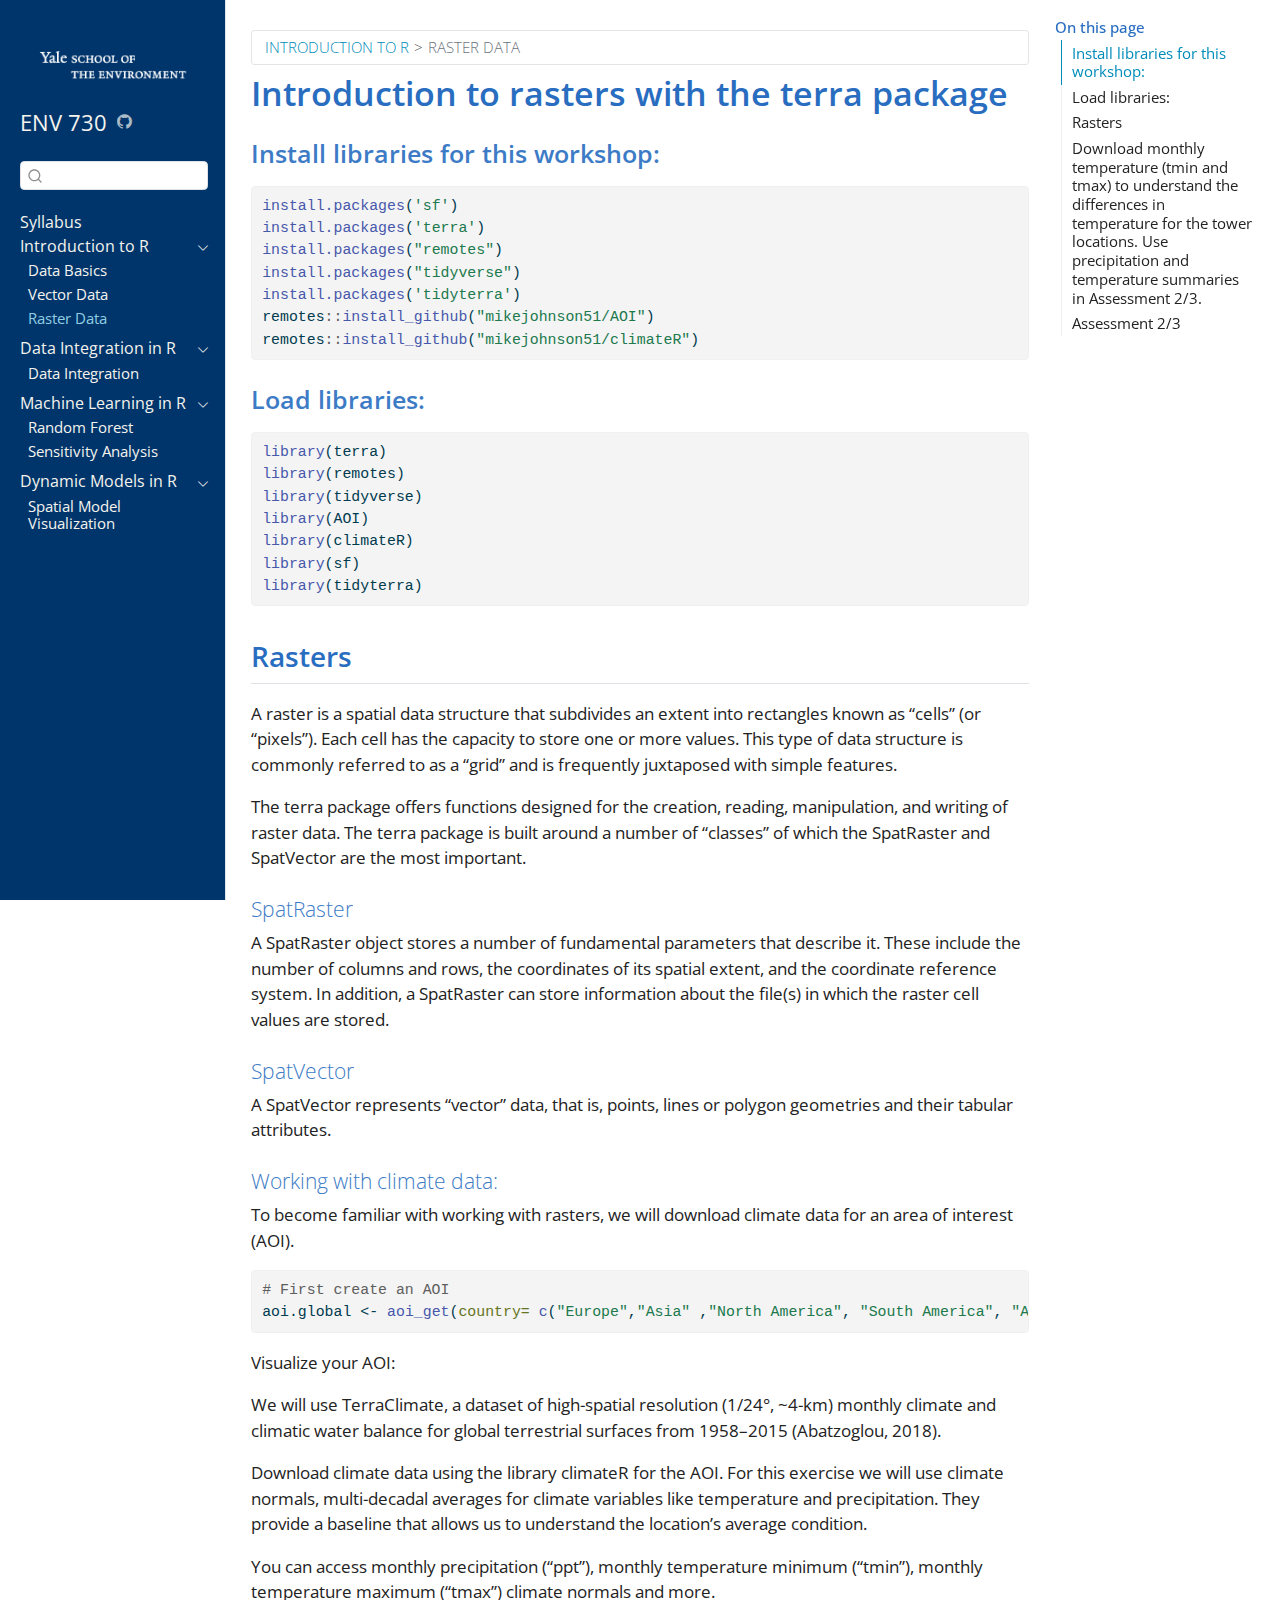
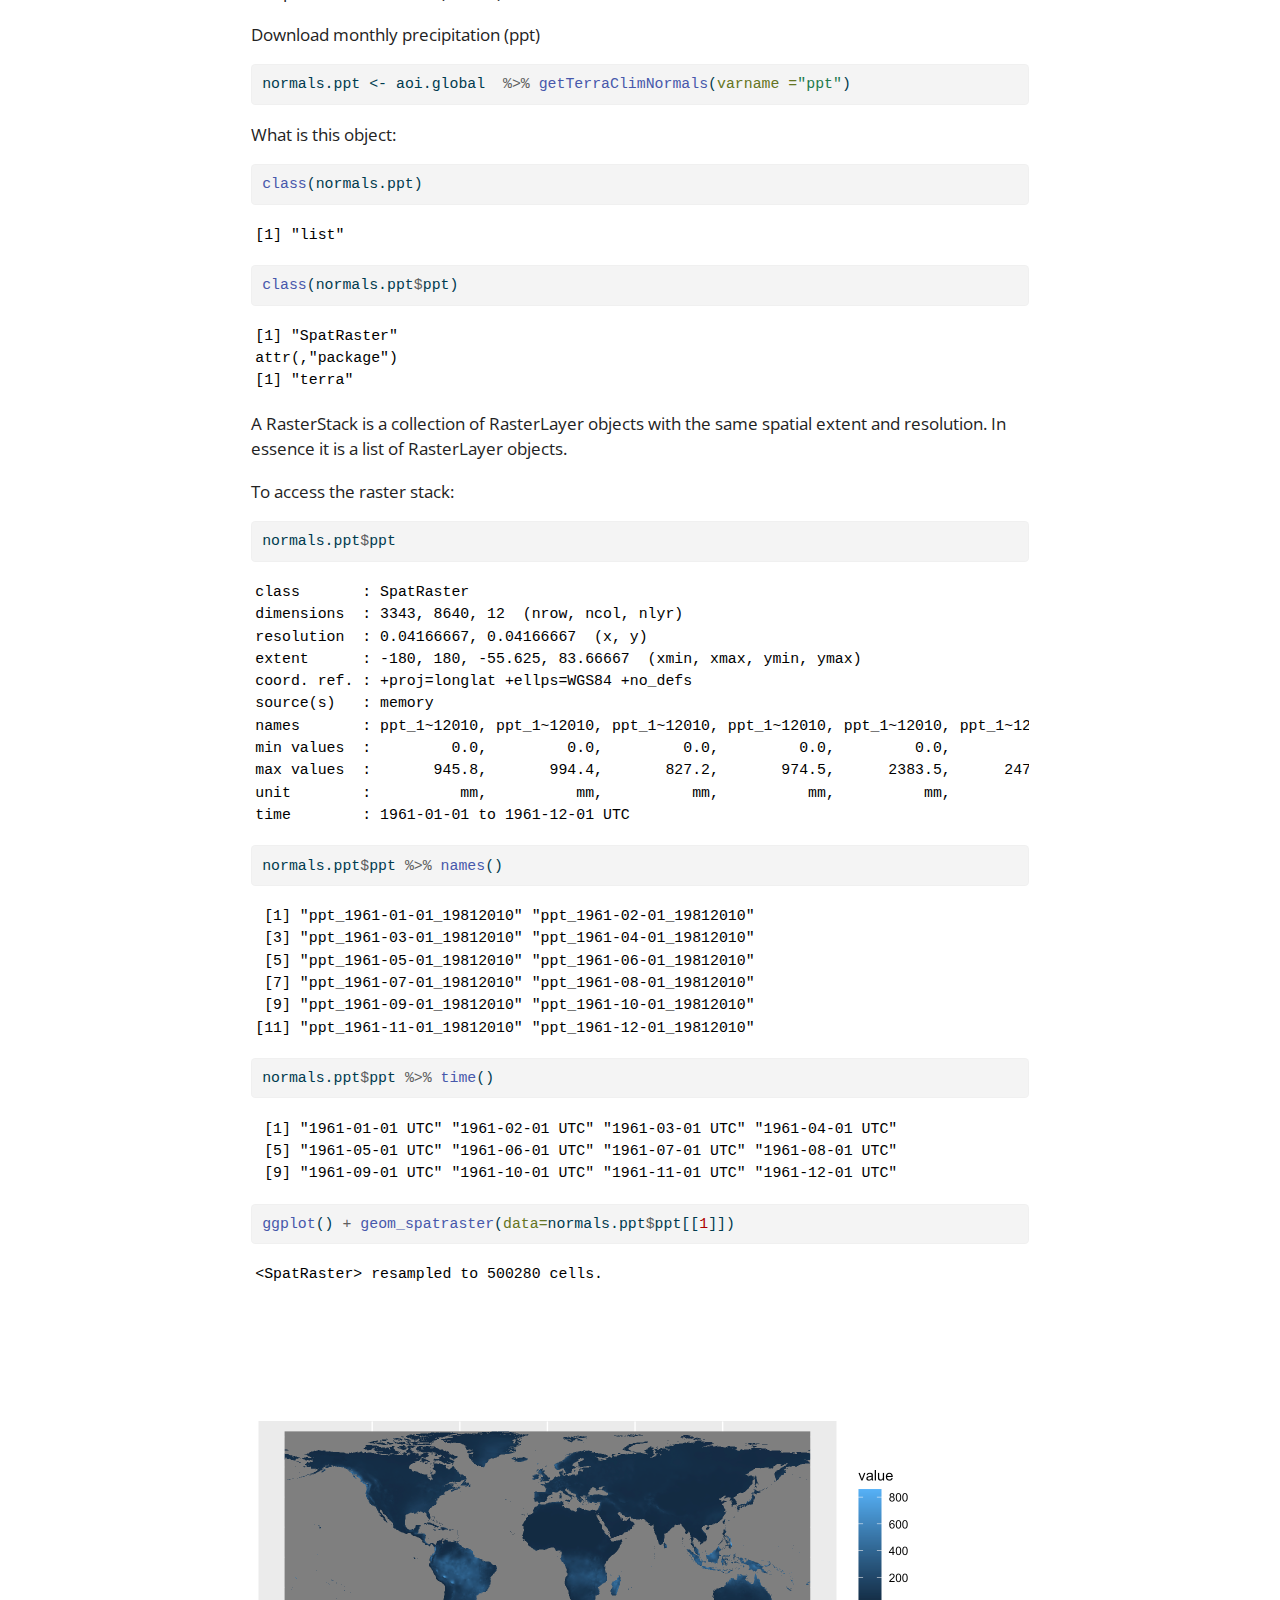
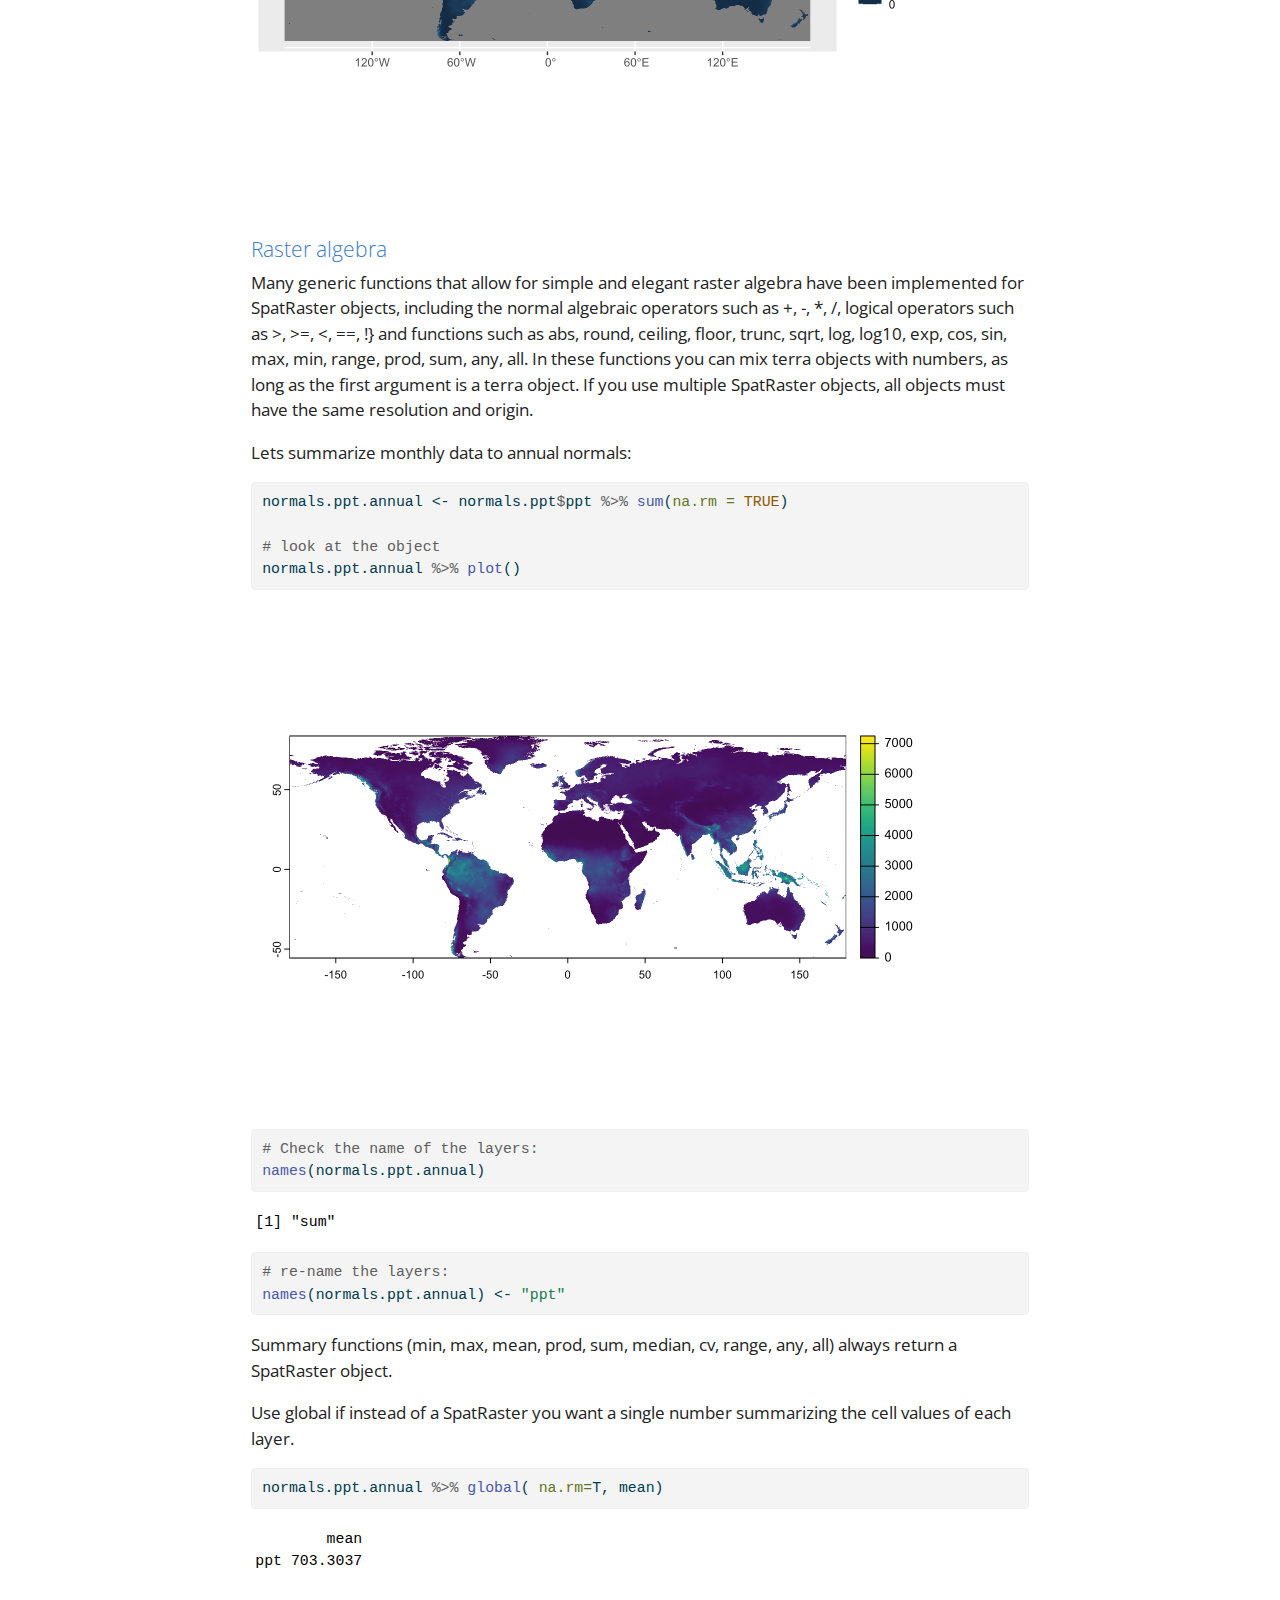
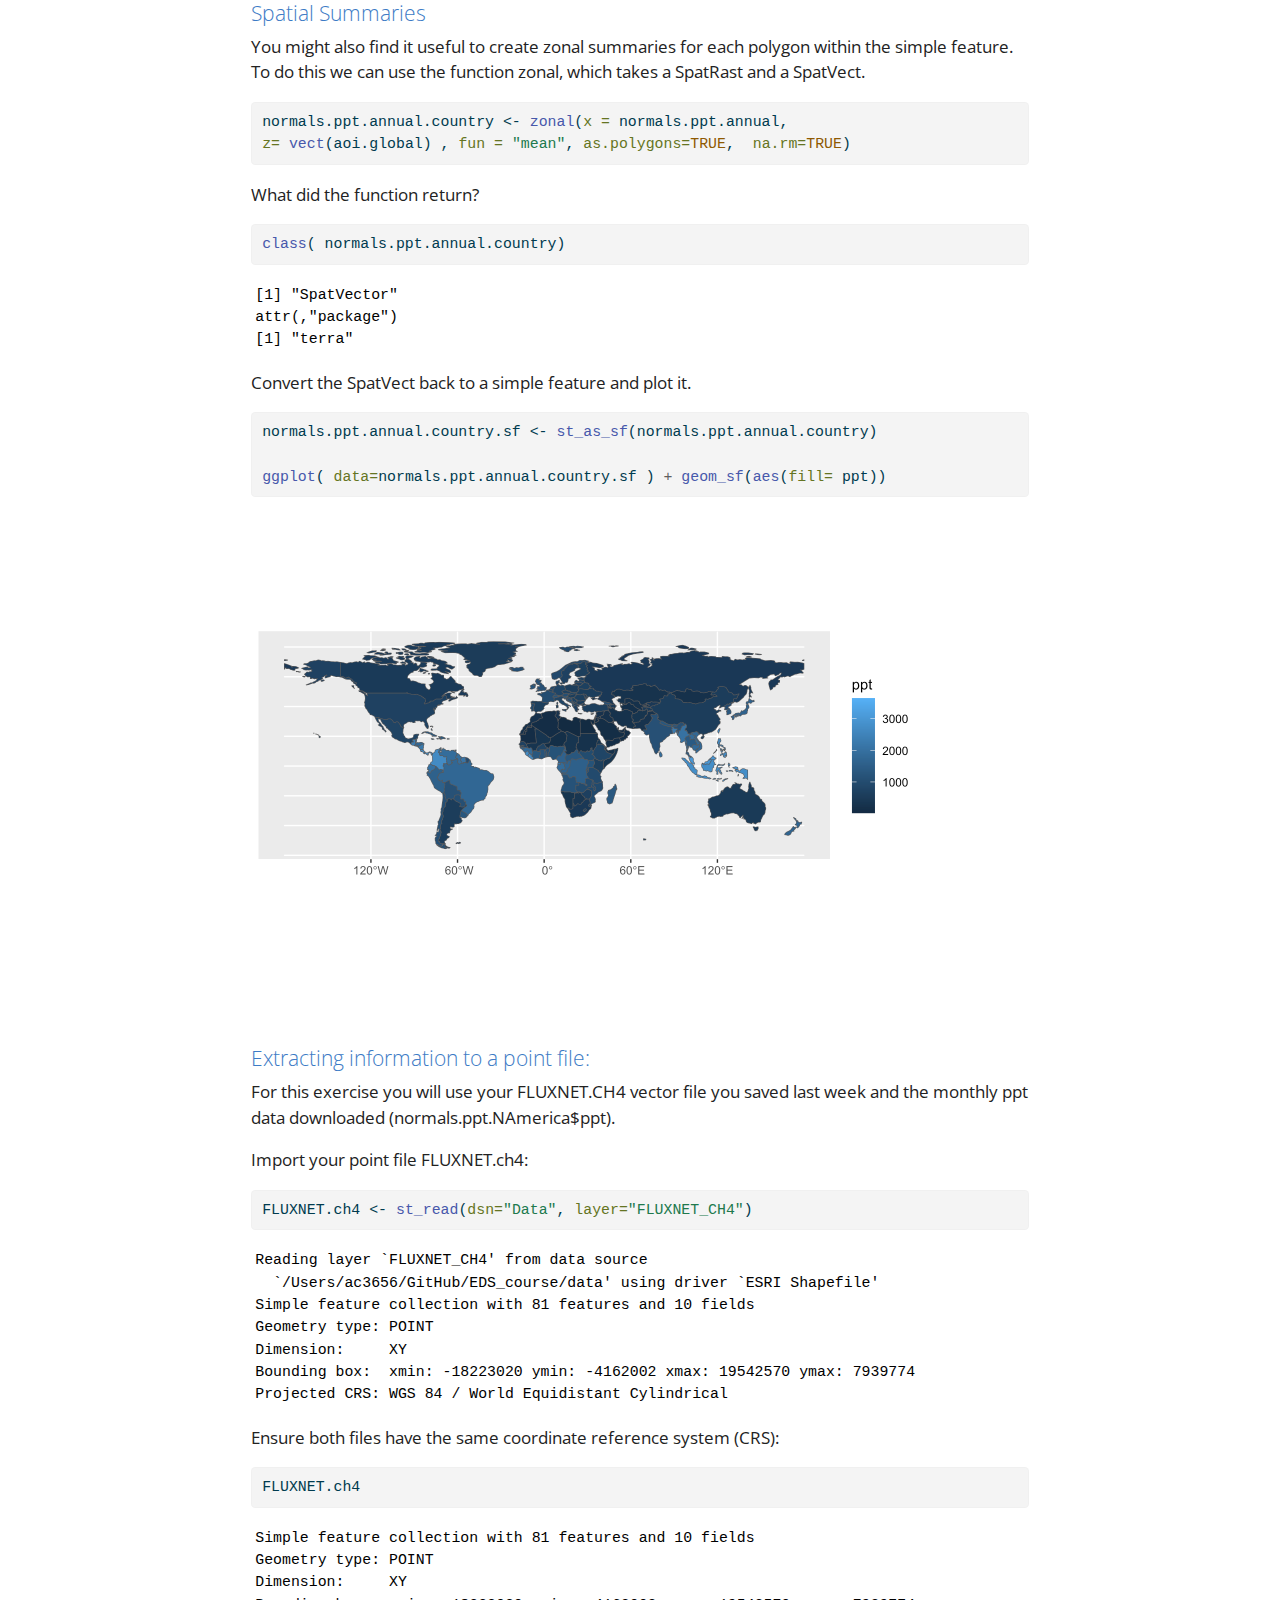
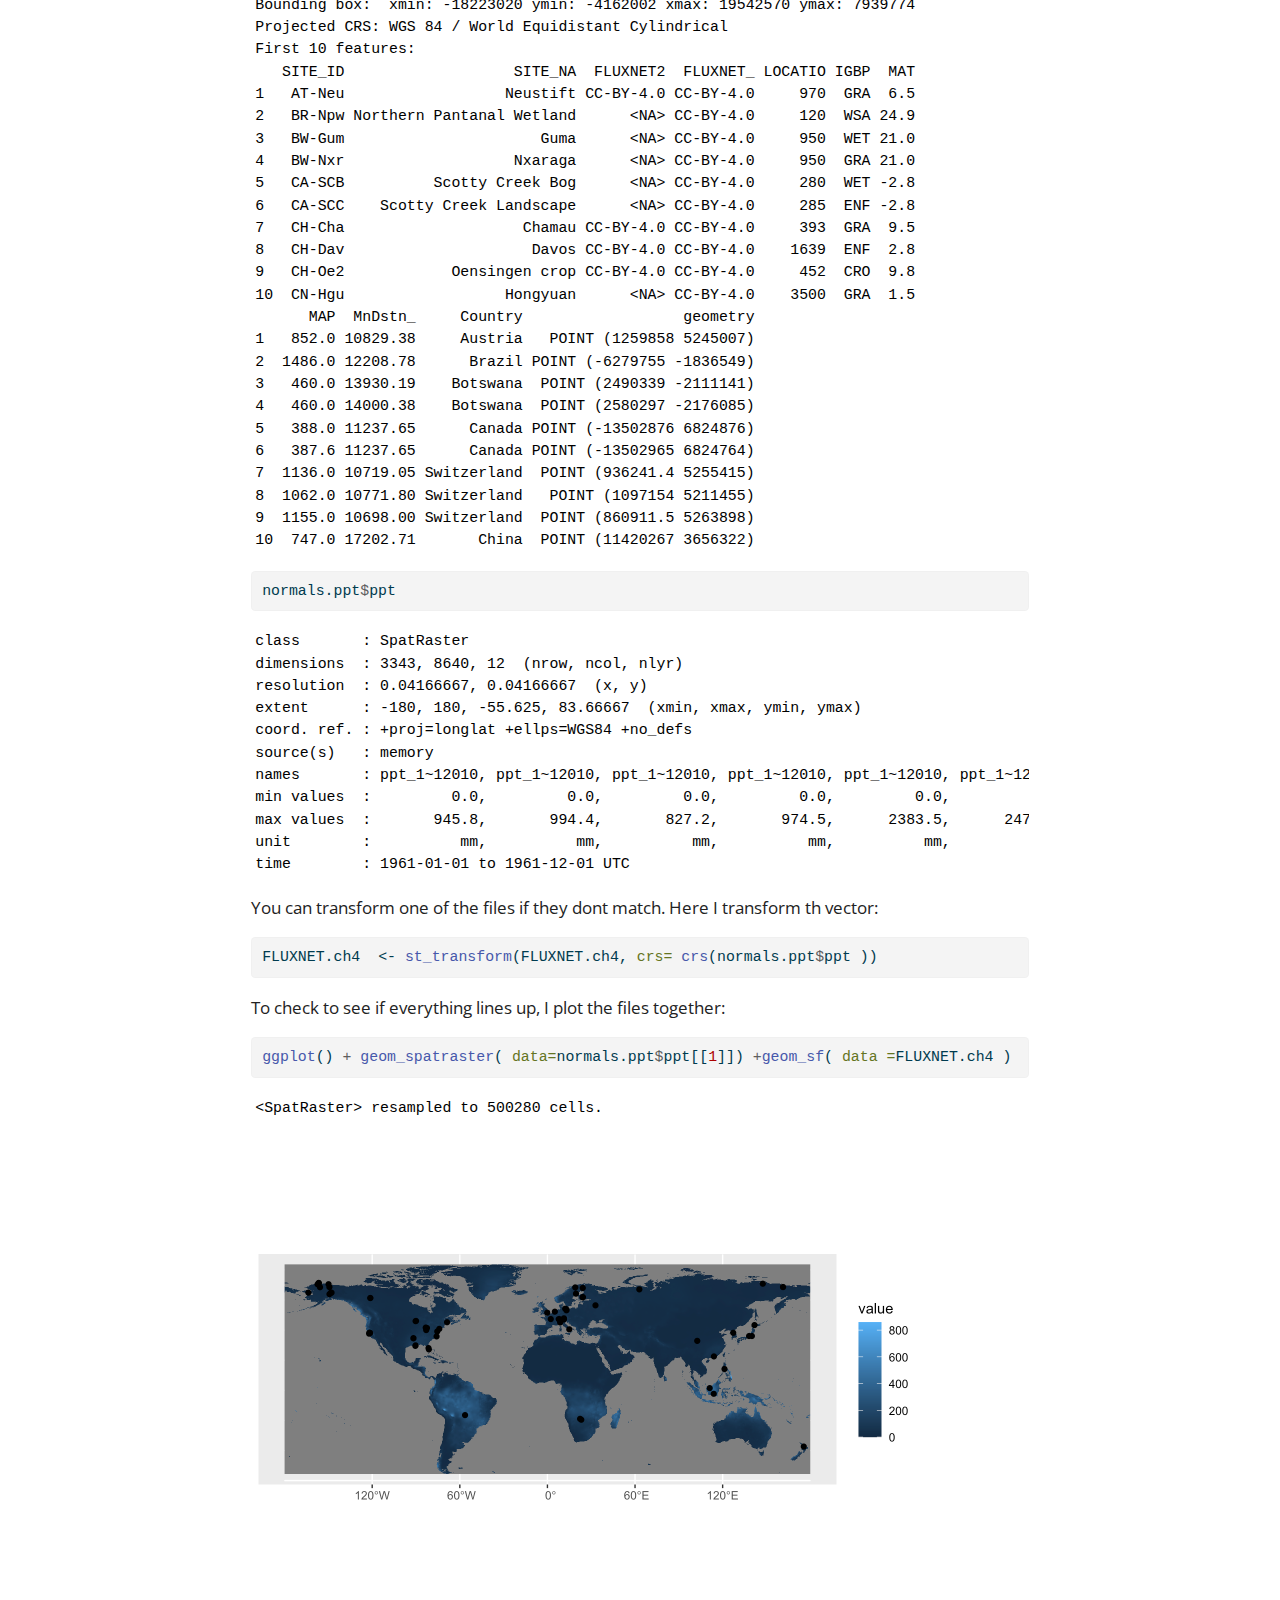
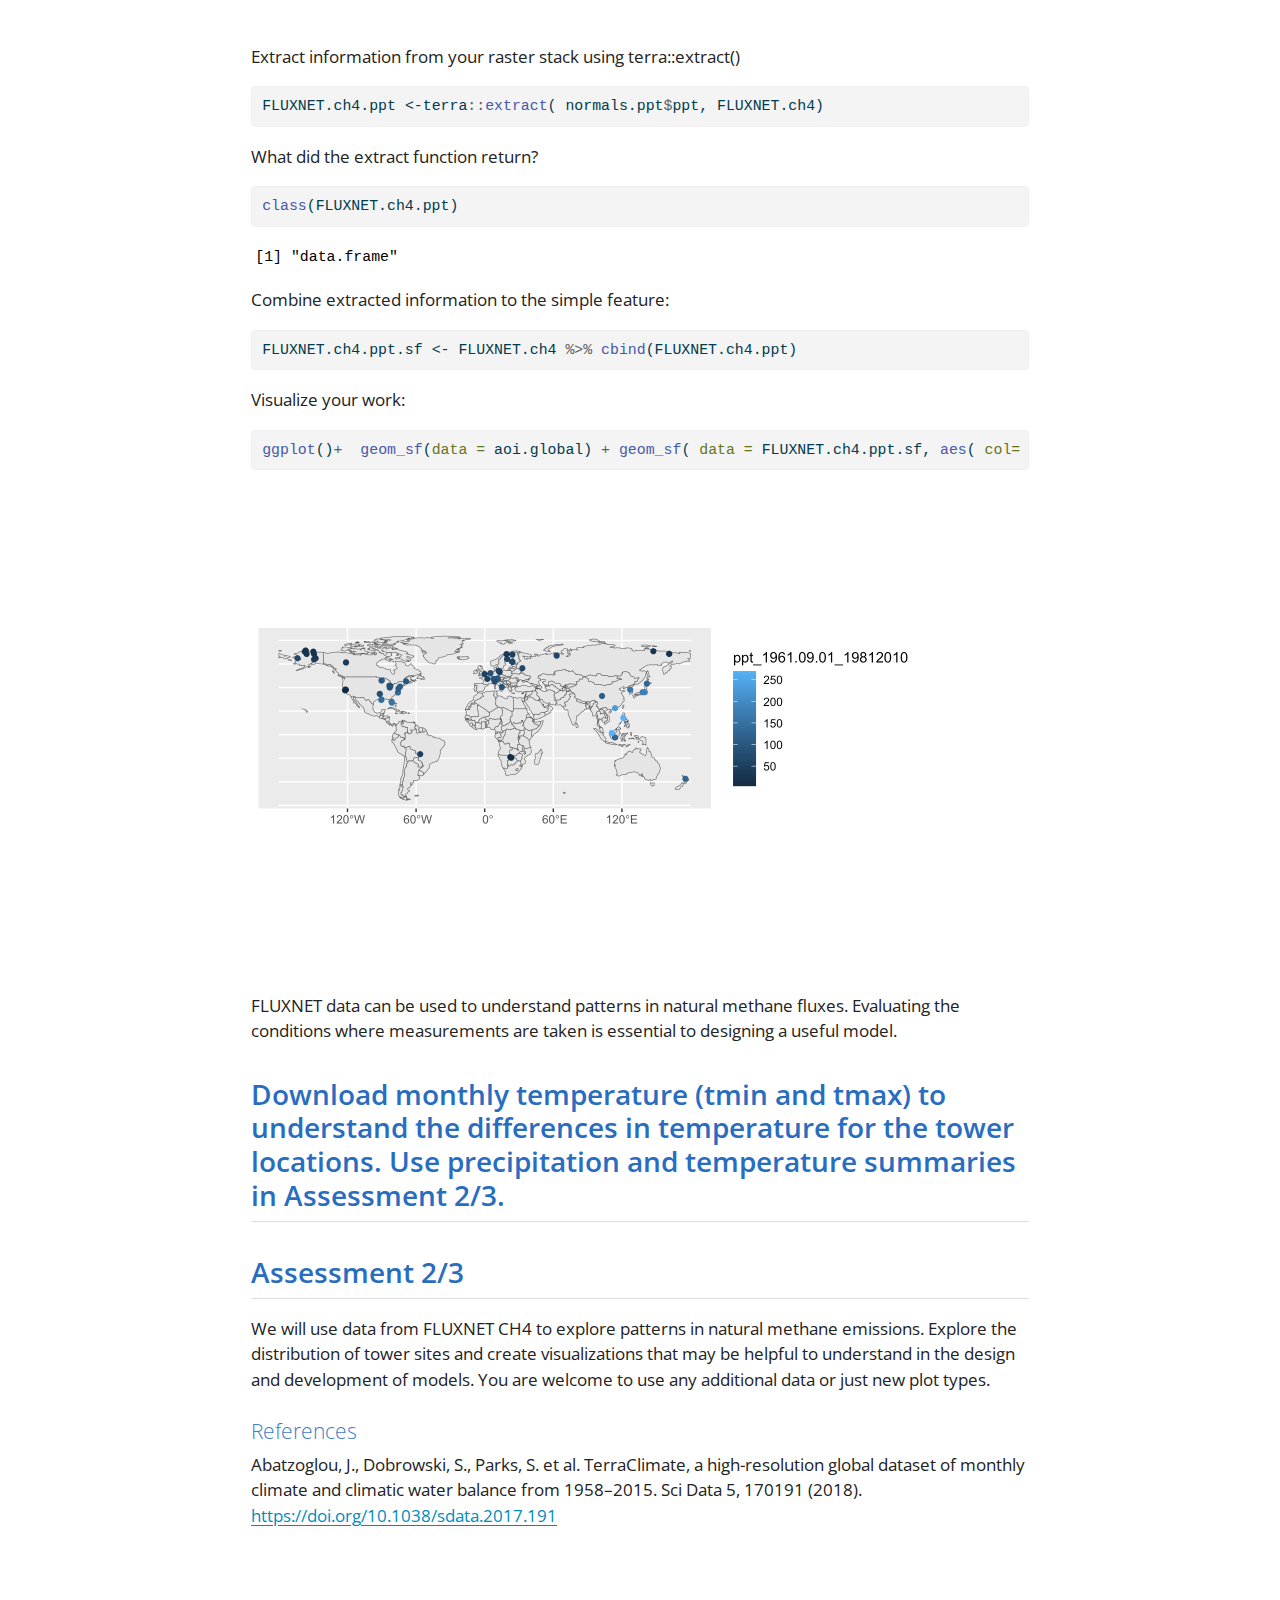
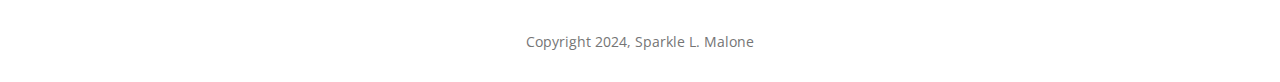
<file: docs/terra.html>
<!DOCTYPE html>
<html xmlns="http://www.w3.org/1999/xhtml" lang="en" xml:lang="en"><head>

<meta charset="utf-8">
<meta name="generator" content="quarto-1.5.57">

<meta name="viewport" content="width=device-width, initial-scale=1.0, user-scalable=yes">


<title>Introduction to rasters with the terra package</title>
<style>
code{white-space: pre-wrap;}
span.smallcaps{font-variant: small-caps;}
div.columns{display: flex; gap: min(4vw, 1.5em);}
div.column{flex: auto; overflow-x: auto;}
div.hanging-indent{margin-left: 1.5em; text-indent: -1.5em;}
ul.task-list{list-style: none;}
ul.task-list li input[type="checkbox"] {
  width: 0.8em;
  margin: 0 0.8em 0.2em -1em; /* quarto-specific, see https://github.com/quarto-dev/quarto-cli/issues/4556 */ 
  vertical-align: middle;
}
/* CSS for syntax highlighting */
pre > code.sourceCode { white-space: pre; position: relative; }
pre > code.sourceCode > span { line-height: 1.25; }
pre > code.sourceCode > span:empty { height: 1.2em; }
.sourceCode { overflow: visible; }
code.sourceCode > span { color: inherit; text-decoration: inherit; }
div.sourceCode { margin: 1em 0; }
pre.sourceCode { margin: 0; }
@media screen {
div.sourceCode { overflow: auto; }
}
@media print {
pre > code.sourceCode { white-space: pre-wrap; }
pre > code.sourceCode > span { display: inline-block; text-indent: -5em; padding-left: 5em; }
}
pre.numberSource code
  { counter-reset: source-line 0; }
pre.numberSource code > span
  { position: relative; left: -4em; counter-increment: source-line; }
pre.numberSource code > span > a:first-child::before
  { content: counter(source-line);
    position: relative; left: -1em; text-align: right; vertical-align: baseline;
    border: none; display: inline-block;
    -webkit-touch-callout: none; -webkit-user-select: none;
    -khtml-user-select: none; -moz-user-select: none;
    -ms-user-select: none; user-select: none;
    padding: 0 4px; width: 4em;
  }
pre.numberSource { margin-left: 3em;  padding-left: 4px; }
div.sourceCode
  {   }
@media screen {
pre > code.sourceCode > span > a:first-child::before { text-decoration: underline; }
}
</style>


<script src="site_libs/quarto-nav/quarto-nav.js"></script>
<script src="site_libs/quarto-nav/headroom.min.js"></script>
<script src="site_libs/clipboard/clipboard.min.js"></script>
<script src="site_libs/quarto-search/autocomplete.umd.js"></script>
<script src="site_libs/quarto-search/fuse.min.js"></script>
<script src="site_libs/quarto-search/quarto-search.js"></script>
<meta name="quarto:offset" content="./">
<script src="site_libs/quarto-html/quarto.js"></script>
<script src="site_libs/quarto-html/popper.min.js"></script>
<script src="site_libs/quarto-html/tippy.umd.min.js"></script>
<script src="site_libs/quarto-html/anchor.min.js"></script>
<link href="site_libs/quarto-html/tippy.css" rel="stylesheet">
<link href="site_libs/quarto-html/quarto-syntax-highlighting.css" rel="stylesheet" id="quarto-text-highlighting-styles">
<script src="site_libs/bootstrap/bootstrap.min.js"></script>
<link href="site_libs/bootstrap/bootstrap-icons.css" rel="stylesheet">
<link href="site_libs/bootstrap/bootstrap.min.css" rel="stylesheet" id="quarto-bootstrap" data-mode="light">
<script id="quarto-search-options" type="application/json">{
  "location": "sidebar",
  "copy-button": false,
  "collapse-after": 3,
  "panel-placement": "start",
  "type": "textbox",
  "limit": 50,
  "keyboard-shortcut": [
    "f",
    "/",
    "s"
  ],
  "show-item-context": false,
  "language": {
    "search-no-results-text": "No results",
    "search-matching-documents-text": "matching documents",
    "search-copy-link-title": "Copy link to search",
    "search-hide-matches-text": "Hide additional matches",
    "search-more-match-text": "more match in this document",
    "search-more-matches-text": "more matches in this document",
    "search-clear-button-title": "Clear",
    "search-text-placeholder": "",
    "search-detached-cancel-button-title": "Cancel",
    "search-submit-button-title": "Submit",
    "search-label": "Search"
  }
}</script>


</head>

<body class="nav-sidebar docked">

<div id="quarto-search-results"></div>
  <header id="quarto-header" class="headroom fixed-top">
  <nav class="quarto-secondary-nav">
    <div class="container-fluid d-flex">
      <button type="button" class="quarto-btn-toggle btn" data-bs-toggle="collapse" role="button" data-bs-target=".quarto-sidebar-collapse-item" aria-controls="quarto-sidebar" aria-expanded="false" aria-label="Toggle sidebar navigation" onclick="if (window.quartoToggleHeadroom) { window.quartoToggleHeadroom(); }">
        <i class="bi bi-layout-text-sidebar-reverse"></i>
      </button>
        <nav class="quarto-page-breadcrumbs" aria-label="breadcrumb"><ol class="breadcrumb"><li class="breadcrumb-item"><a href="./data_basics.html">Introduction to R</a></li><li class="breadcrumb-item"><a href="./terra.html">Raster Data</a></li></ol></nav>
        <a class="flex-grow-1" role="navigation" data-bs-toggle="collapse" data-bs-target=".quarto-sidebar-collapse-item" aria-controls="quarto-sidebar" aria-expanded="false" aria-label="Toggle sidebar navigation" onclick="if (window.quartoToggleHeadroom) { window.quartoToggleHeadroom(); }">      
        </a>
      <button type="button" class="btn quarto-search-button" aria-label="Search" onclick="window.quartoOpenSearch();">
        <i class="bi bi-search"></i>
      </button>
    </div>
  </nav>
</header>
<!-- content -->
<div id="quarto-content" class="quarto-container page-columns page-rows-contents page-layout-article">
<!-- sidebar -->
  <nav id="quarto-sidebar" class="sidebar collapse collapse-horizontal quarto-sidebar-collapse-item sidebar-navigation docked overflow-auto">
    <div class="pt-lg-2 mt-2 text-left sidebar-header sidebar-header-stacked">
      <a href="./index.html" class="sidebar-logo-link">
      <img src="./images/YSEwordmark2L_RGB-KO.png" alt="" class="sidebar-logo py-0 d-lg-inline d-none">
      </a>
    <div class="sidebar-title mb-0 py-0">
      <a href="./">ENV 730</a> 
        <div class="sidebar-tools-main">
    <a href="https://github.com/YSE-Environmental-Data-Science/EDS_course" title="" class="quarto-navigation-tool px-1" aria-label=""><i class="bi bi-github"></i></a>
</div>
    </div>
      </div>
        <div class="mt-2 flex-shrink-0 align-items-center">
        <div class="sidebar-search">
        <div id="quarto-search" class="" title="Search"></div>
        </div>
        </div>
    <div class="sidebar-menu-container"> 
    <ul class="list-unstyled mt-1">
        <li class="sidebar-item">
  <div class="sidebar-item-container"> 
  <a href="./index.html" class="sidebar-item-text sidebar-link">
 <span class="menu-text">Syllabus</span></a>
  </div>
</li>
        <li class="sidebar-item sidebar-item-section">
      <div class="sidebar-item-container"> 
            <a class="sidebar-item-text sidebar-link text-start" data-bs-toggle="collapse" data-bs-target="#quarto-sidebar-section-1" role="navigation" aria-expanded="true">
 <span class="menu-text">Introduction to R</span></a>
          <a class="sidebar-item-toggle text-start" data-bs-toggle="collapse" data-bs-target="#quarto-sidebar-section-1" role="navigation" aria-expanded="true" aria-label="Toggle section">
            <i class="bi bi-chevron-right ms-2"></i>
          </a> 
      </div>
      <ul id="quarto-sidebar-section-1" class="collapse list-unstyled sidebar-section depth1 show">  
          <li class="sidebar-item">
  <div class="sidebar-item-container"> 
  <a href="./data_basics.html" class="sidebar-item-text sidebar-link">
 <span class="menu-text">Data Basics</span></a>
  </div>
</li>
          <li class="sidebar-item">
  <div class="sidebar-item-container"> 
  <a href="./sf.html" class="sidebar-item-text sidebar-link">
 <span class="menu-text">Vector Data</span></a>
  </div>
</li>
          <li class="sidebar-item">
  <div class="sidebar-item-container"> 
  <a href="./terra.html" class="sidebar-item-text sidebar-link active">
 <span class="menu-text">Raster Data</span></a>
  </div>
</li>
      </ul>
  </li>
        <li class="sidebar-item sidebar-item-section">
      <div class="sidebar-item-container"> 
            <a class="sidebar-item-text sidebar-link text-start" data-bs-toggle="collapse" data-bs-target="#quarto-sidebar-section-2" role="navigation" aria-expanded="true">
 <span class="menu-text">Data Integration in R</span></a>
          <a class="sidebar-item-toggle text-start" data-bs-toggle="collapse" data-bs-target="#quarto-sidebar-section-2" role="navigation" aria-expanded="true" aria-label="Toggle section">
            <i class="bi bi-chevron-right ms-2"></i>
          </a> 
      </div>
      <ul id="quarto-sidebar-section-2" class="collapse list-unstyled sidebar-section depth1 show">  
          <li class="sidebar-item">
  <div class="sidebar-item-container"> 
  <a href="./data_integration.html" class="sidebar-item-text sidebar-link">
 <span class="menu-text">Data Integration</span></a>
  </div>
</li>
      </ul>
  </li>
        <li class="sidebar-item sidebar-item-section">
      <div class="sidebar-item-container"> 
            <a class="sidebar-item-text sidebar-link text-start" data-bs-toggle="collapse" data-bs-target="#quarto-sidebar-section-3" role="navigation" aria-expanded="true">
 <span class="menu-text">Machine Learning in R</span></a>
          <a class="sidebar-item-toggle text-start" data-bs-toggle="collapse" data-bs-target="#quarto-sidebar-section-3" role="navigation" aria-expanded="true" aria-label="Toggle section">
            <i class="bi bi-chevron-right ms-2"></i>
          </a> 
      </div>
      <ul id="quarto-sidebar-section-3" class="collapse list-unstyled sidebar-section depth1 show">  
          <li class="sidebar-item">
  <div class="sidebar-item-container"> 
  <a href="./random_forest.html" class="sidebar-item-text sidebar-link">
 <span class="menu-text">Random Forest</span></a>
  </div>
</li>
          <li class="sidebar-item">
  <div class="sidebar-item-container"> 
  <a href="./sensitivity.html" class="sidebar-item-text sidebar-link">
 <span class="menu-text">Sensitivity Analysis</span></a>
  </div>
</li>
      </ul>
  </li>
        <li class="sidebar-item sidebar-item-section">
      <div class="sidebar-item-container"> 
            <a class="sidebar-item-text sidebar-link text-start" data-bs-toggle="collapse" data-bs-target="#quarto-sidebar-section-4" role="navigation" aria-expanded="true">
 <span class="menu-text">Dynamic Models in R</span></a>
          <a class="sidebar-item-toggle text-start" data-bs-toggle="collapse" data-bs-target="#quarto-sidebar-section-4" role="navigation" aria-expanded="true" aria-label="Toggle section">
            <i class="bi bi-chevron-right ms-2"></i>
          </a> 
      </div>
      <ul id="quarto-sidebar-section-4" class="collapse list-unstyled sidebar-section depth1 show">  
          <li class="sidebar-item">
  <div class="sidebar-item-container"> 
  <a href="./spatial_projections.html" class="sidebar-item-text sidebar-link">
 <span class="menu-text">Spatial Model Visualization</span></a>
  </div>
</li>
      </ul>
  </li>
    </ul>
    </div>
</nav>
<div id="quarto-sidebar-glass" class="quarto-sidebar-collapse-item" data-bs-toggle="collapse" data-bs-target=".quarto-sidebar-collapse-item"></div>
<!-- margin-sidebar -->
    <div id="quarto-margin-sidebar" class="sidebar margin-sidebar">
        <nav id="TOC" role="doc-toc" class="toc-active">
    <h2 id="toc-title">On this page</h2>
   
  <ul>
  <li><a href="#install-libraries-for-this-workshop" id="toc-install-libraries-for-this-workshop" class="nav-link active" data-scroll-target="#install-libraries-for-this-workshop">Install libraries for this workshop:</a></li>
  <li><a href="#load-libraries" id="toc-load-libraries" class="nav-link" data-scroll-target="#load-libraries">Load libraries:</a></li>
  <li><a href="#rasters" id="toc-rasters" class="nav-link" data-scroll-target="#rasters">Rasters</a></li>
  <li><a href="#download-monthly-temperature-tmin-and-tmax-to-understand-the-differences-in-temperature-for-the-tower-locations.-use-precipitation-and-temperature-summaries-in-assessment-23." id="toc-download-monthly-temperature-tmin-and-tmax-to-understand-the-differences-in-temperature-for-the-tower-locations.-use-precipitation-and-temperature-summaries-in-assessment-23." class="nav-link" data-scroll-target="#download-monthly-temperature-tmin-and-tmax-to-understand-the-differences-in-temperature-for-the-tower-locations.-use-precipitation-and-temperature-summaries-in-assessment-23.">Download monthly temperature (tmin and tmax) to understand the differences in temperature for the tower locations. Use precipitation and temperature summaries in Assessment 2/3.</a></li>
  <li><a href="#assessment-23" id="toc-assessment-23" class="nav-link" data-scroll-target="#assessment-23">Assessment 2/3</a></li>
  </ul>
</nav>
    </div>
<!-- main -->
<main class="content" id="quarto-document-content">

<header id="title-block-header" class="quarto-title-block default"><nav class="quarto-page-breadcrumbs quarto-title-breadcrumbs d-none d-lg-block" aria-label="breadcrumb"><ol class="breadcrumb"><li class="breadcrumb-item"><a href="./data_basics.html">Introduction to R</a></li><li class="breadcrumb-item"><a href="./terra.html">Raster Data</a></li></ol></nav>
<div class="quarto-title">
<h1 class="title">Introduction to rasters with the terra package</h1>
</div>



<div class="quarto-title-meta">

    
  
    
  </div>
  


</header>


<section id="install-libraries-for-this-workshop" class="level3">
<h3 class="anchored" data-anchor-id="install-libraries-for-this-workshop">Install libraries for this workshop:</h3>
<div class="cell">
<div class="sourceCode cell-code" id="cb1"><pre class="sourceCode r code-with-copy"><code class="sourceCode r"><span id="cb1-1"><a href="#cb1-1" aria-hidden="true" tabindex="-1"></a><span class="fu">install.packages</span>(<span class="st">'sf'</span>)</span>
<span id="cb1-2"><a href="#cb1-2" aria-hidden="true" tabindex="-1"></a><span class="fu">install.packages</span>(<span class="st">'terra'</span>)</span>
<span id="cb1-3"><a href="#cb1-3" aria-hidden="true" tabindex="-1"></a><span class="fu">install.packages</span>(<span class="st">"remotes"</span>)</span>
<span id="cb1-4"><a href="#cb1-4" aria-hidden="true" tabindex="-1"></a><span class="fu">install.packages</span>(<span class="st">"tidyverse"</span>)</span>
<span id="cb1-5"><a href="#cb1-5" aria-hidden="true" tabindex="-1"></a><span class="fu">install.packages</span>(<span class="st">'tidyterra'</span>)</span>
<span id="cb1-6"><a href="#cb1-6" aria-hidden="true" tabindex="-1"></a>remotes<span class="sc">::</span><span class="fu">install_github</span>(<span class="st">"mikejohnson51/AOI"</span>)</span>
<span id="cb1-7"><a href="#cb1-7" aria-hidden="true" tabindex="-1"></a>remotes<span class="sc">::</span><span class="fu">install_github</span>(<span class="st">"mikejohnson51/climateR"</span>)</span></code><button title="Copy to Clipboard" class="code-copy-button"><i class="bi"></i></button></pre></div>
</div>
</section>
<section id="load-libraries" class="level3">
<h3 class="anchored" data-anchor-id="load-libraries">Load libraries:</h3>
<div class="cell">
<div class="sourceCode cell-code" id="cb2"><pre class="sourceCode r code-with-copy"><code class="sourceCode r"><span id="cb2-1"><a href="#cb2-1" aria-hidden="true" tabindex="-1"></a><span class="fu">library</span>(terra)</span>
<span id="cb2-2"><a href="#cb2-2" aria-hidden="true" tabindex="-1"></a><span class="fu">library</span>(remotes)</span>
<span id="cb2-3"><a href="#cb2-3" aria-hidden="true" tabindex="-1"></a><span class="fu">library</span>(tidyverse)</span>
<span id="cb2-4"><a href="#cb2-4" aria-hidden="true" tabindex="-1"></a><span class="fu">library</span>(AOI)</span>
<span id="cb2-5"><a href="#cb2-5" aria-hidden="true" tabindex="-1"></a><span class="fu">library</span>(climateR)</span>
<span id="cb2-6"><a href="#cb2-6" aria-hidden="true" tabindex="-1"></a><span class="fu">library</span>(sf)</span>
<span id="cb2-7"><a href="#cb2-7" aria-hidden="true" tabindex="-1"></a><span class="fu">library</span>(tidyterra)</span></code><button title="Copy to Clipboard" class="code-copy-button"><i class="bi"></i></button></pre></div>
</div>
</section>
<section id="rasters" class="level2">
<h2 class="anchored" data-anchor-id="rasters">Rasters</h2>
<p>A raster is a spatial data structure that subdivides an extent into rectangles known as “cells” (or “pixels”). Each cell has the capacity to store one or more values. This type of data structure is commonly referred to as a “grid” and is frequently juxtaposed with simple features.</p>
<p>The terra package offers functions designed for the creation, reading, manipulation, and writing of raster data. The terra package is built around a number of “classes” of which the SpatRaster and SpatVector are the most important.</p>
<section id="spatraster" class="level4">
<h4 class="anchored" data-anchor-id="spatraster">SpatRaster</h4>
<p>A SpatRaster object stores a number of fundamental parameters that describe it. These include the number of columns and rows, the coordinates of its spatial extent, and the coordinate reference system. In addition, a SpatRaster can store information about the file(s) in which the raster cell values are stored.</p>
</section>
<section id="spatvector" class="level4">
<h4 class="anchored" data-anchor-id="spatvector">SpatVector</h4>
<p>A SpatVector represents “vector” data, that is, points, lines or polygon geometries and their tabular attributes.</p>
</section>
<section id="working-with-climate-data" class="level4">
<h4 class="anchored" data-anchor-id="working-with-climate-data">Working with climate data:</h4>
<p>To become familiar with working with rasters, we will download climate data for an area of interest (AOI).</p>
<div class="cell">
<div class="sourceCode cell-code" id="cb3"><pre class="sourceCode r code-with-copy"><code class="sourceCode r"><span id="cb3-1"><a href="#cb3-1" aria-hidden="true" tabindex="-1"></a><span class="co"># First create an AOI</span></span>
<span id="cb3-2"><a href="#cb3-2" aria-hidden="true" tabindex="-1"></a>aoi.global <span class="ot">&lt;-</span> <span class="fu">aoi_get</span>(<span class="at">country=</span> <span class="fu">c</span>(<span class="st">"Europe"</span>,<span class="st">"Asia"</span> ,<span class="st">"North America"</span>, <span class="st">"South America"</span>, <span class="st">"Australia"</span>,<span class="st">"Africa"</span>, <span class="st">"New Zealand"</span>))</span></code><button title="Copy to Clipboard" class="code-copy-button"><i class="bi"></i></button></pre></div>
</div>
<p>Visualize your AOI:</p>
<p>We will use TerraClimate, a dataset of high-spatial resolution (1/24°, ~4-km) monthly climate and climatic water balance for global terrestrial surfaces from 1958–2015 (Abatzoglou, 2018).</p>
<p>Download climate data using the library climateR for the AOI. For this exercise we will use climate normals, multi-decadal averages for climate variables like temperature and precipitation. They provide a baseline that allows us to understand the location’s average condition.</p>
<p>You can access monthly precipitation (“ppt”), monthly temperature minimum (“tmin”), monthly temperature maximum (“tmax”) climate normals and more.</p>
<p>Download monthly precipitation (ppt)</p>
<div class="cell">
<div class="sourceCode cell-code" id="cb4"><pre class="sourceCode r code-with-copy"><code class="sourceCode r"><span id="cb4-1"><a href="#cb4-1" aria-hidden="true" tabindex="-1"></a>normals.ppt <span class="ot">&lt;-</span> aoi.global  <span class="sc">%&gt;%</span> <span class="fu">getTerraClimNormals</span>(<span class="at">varname =</span><span class="st">"ppt"</span>)</span></code><button title="Copy to Clipboard" class="code-copy-button"><i class="bi"></i></button></pre></div>
</div>
<p>What is this object:</p>
<div class="cell">
<div class="sourceCode cell-code" id="cb5"><pre class="sourceCode r code-with-copy"><code class="sourceCode r"><span id="cb5-1"><a href="#cb5-1" aria-hidden="true" tabindex="-1"></a><span class="fu">class</span>(normals.ppt)</span></code><button title="Copy to Clipboard" class="code-copy-button"><i class="bi"></i></button></pre></div>
<div class="cell-output cell-output-stdout">
<pre><code>[1] "list"</code></pre>
</div>
<div class="sourceCode cell-code" id="cb7"><pre class="sourceCode r code-with-copy"><code class="sourceCode r"><span id="cb7-1"><a href="#cb7-1" aria-hidden="true" tabindex="-1"></a><span class="fu">class</span>(normals.ppt<span class="sc">$</span>ppt)</span></code><button title="Copy to Clipboard" class="code-copy-button"><i class="bi"></i></button></pre></div>
<div class="cell-output cell-output-stdout">
<pre><code>[1] "SpatRaster"
attr(,"package")
[1] "terra"</code></pre>
</div>
</div>
<p>A RasterStack is a collection of RasterLayer objects with the same spatial extent and resolution. In essence it is a list of RasterLayer objects.</p>
<p>To access the raster stack:</p>
<div class="cell">
<div class="sourceCode cell-code" id="cb9"><pre class="sourceCode r code-with-copy"><code class="sourceCode r"><span id="cb9-1"><a href="#cb9-1" aria-hidden="true" tabindex="-1"></a>normals.ppt<span class="sc">$</span>ppt</span></code><button title="Copy to Clipboard" class="code-copy-button"><i class="bi"></i></button></pre></div>
<div class="cell-output cell-output-stdout">
<pre><code>class       : SpatRaster 
dimensions  : 3343, 8640, 12  (nrow, ncol, nlyr)
resolution  : 0.04166667, 0.04166667  (x, y)
extent      : -180, 180, -55.625, 83.66667  (xmin, xmax, ymin, ymax)
coord. ref. : +proj=longlat +ellps=WGS84 +no_defs 
source(s)   : memory
names       : ppt_1~12010, ppt_1~12010, ppt_1~12010, ppt_1~12010, ppt_1~12010, ppt_1~12010, ... 
min values  :         0.0,         0.0,         0.0,         0.0,         0.0,         0.0, ... 
max values  :       945.8,       994.4,       827.2,       974.5,      2383.5,      2470.6, ... 
unit        :          mm,          mm,          mm,          mm,          mm,          mm, ... 
time        : 1961-01-01 to 1961-12-01 UTC </code></pre>
</div>
<div class="sourceCode cell-code" id="cb11"><pre class="sourceCode r code-with-copy"><code class="sourceCode r"><span id="cb11-1"><a href="#cb11-1" aria-hidden="true" tabindex="-1"></a>normals.ppt<span class="sc">$</span>ppt <span class="sc">%&gt;%</span> <span class="fu">names</span>()</span></code><button title="Copy to Clipboard" class="code-copy-button"><i class="bi"></i></button></pre></div>
<div class="cell-output cell-output-stdout">
<pre><code> [1] "ppt_1961-01-01_19812010" "ppt_1961-02-01_19812010"
 [3] "ppt_1961-03-01_19812010" "ppt_1961-04-01_19812010"
 [5] "ppt_1961-05-01_19812010" "ppt_1961-06-01_19812010"
 [7] "ppt_1961-07-01_19812010" "ppt_1961-08-01_19812010"
 [9] "ppt_1961-09-01_19812010" "ppt_1961-10-01_19812010"
[11] "ppt_1961-11-01_19812010" "ppt_1961-12-01_19812010"</code></pre>
</div>
<div class="sourceCode cell-code" id="cb13"><pre class="sourceCode r code-with-copy"><code class="sourceCode r"><span id="cb13-1"><a href="#cb13-1" aria-hidden="true" tabindex="-1"></a>normals.ppt<span class="sc">$</span>ppt <span class="sc">%&gt;%</span> <span class="fu">time</span>()</span></code><button title="Copy to Clipboard" class="code-copy-button"><i class="bi"></i></button></pre></div>
<div class="cell-output cell-output-stdout">
<pre><code> [1] "1961-01-01 UTC" "1961-02-01 UTC" "1961-03-01 UTC" "1961-04-01 UTC"
 [5] "1961-05-01 UTC" "1961-06-01 UTC" "1961-07-01 UTC" "1961-08-01 UTC"
 [9] "1961-09-01 UTC" "1961-10-01 UTC" "1961-11-01 UTC" "1961-12-01 UTC"</code></pre>
</div>
<div class="sourceCode cell-code" id="cb15"><pre class="sourceCode r code-with-copy"><code class="sourceCode r"><span id="cb15-1"><a href="#cb15-1" aria-hidden="true" tabindex="-1"></a><span class="fu">ggplot</span>() <span class="sc">+</span> <span class="fu">geom_spatraster</span>(<span class="at">data=</span>normals.ppt<span class="sc">$</span>ppt[[<span class="dv">1</span>]])</span></code><button title="Copy to Clipboard" class="code-copy-button"><i class="bi"></i></button></pre></div>
<div class="cell-output cell-output-stderr">
<pre><code>&lt;SpatRaster&gt; resampled to 500280 cells.</code></pre>
</div>
<div class="cell-output-display">
<div>
<figure class="figure">
<p><img src="terra_files/figure-html/unnamed-chunk-7-1.png" class="img-fluid figure-img" width="672"></p>
</figure>
</div>
</div>
</div>
</section>
<section id="raster-algebra" class="level4">
<h4 class="anchored" data-anchor-id="raster-algebra">Raster algebra</h4>
<p>Many generic functions that allow for simple and elegant raster algebra have been implemented for SpatRaster objects, including the normal algebraic operators such as +, -, *, /, logical operators such as &gt;, &gt;=, &lt;, ==, !} and functions such as abs, round, ceiling, floor, trunc, sqrt, log, log10, exp, cos, sin, max, min, range, prod, sum, any, all. In these functions you can mix terra objects with numbers, as long as the first argument is a terra object. If you use multiple SpatRaster objects, all objects must have the same resolution and origin.</p>
<p>Lets summarize monthly data to annual normals:</p>
<div class="cell">
<div class="sourceCode cell-code" id="cb17"><pre class="sourceCode r code-with-copy"><code class="sourceCode r"><span id="cb17-1"><a href="#cb17-1" aria-hidden="true" tabindex="-1"></a>normals.ppt.annual <span class="ot">&lt;-</span> normals.ppt<span class="sc">$</span>ppt <span class="sc">%&gt;%</span> <span class="fu">sum</span>(<span class="at">na.rm =</span> <span class="cn">TRUE</span>)</span>
<span id="cb17-2"><a href="#cb17-2" aria-hidden="true" tabindex="-1"></a></span>
<span id="cb17-3"><a href="#cb17-3" aria-hidden="true" tabindex="-1"></a><span class="co"># look at the object</span></span>
<span id="cb17-4"><a href="#cb17-4" aria-hidden="true" tabindex="-1"></a>normals.ppt.annual <span class="sc">%&gt;%</span> <span class="fu">plot</span>()</span></code><button title="Copy to Clipboard" class="code-copy-button"><i class="bi"></i></button></pre></div>
<div class="cell-output-display">
<div>
<figure class="figure">
<p><img src="terra_files/figure-html/unnamed-chunk-8-1.png" class="img-fluid figure-img" width="672"></p>
</figure>
</div>
</div>
<div class="sourceCode cell-code" id="cb18"><pre class="sourceCode r code-with-copy"><code class="sourceCode r"><span id="cb18-1"><a href="#cb18-1" aria-hidden="true" tabindex="-1"></a><span class="co"># Check the name of the layers:</span></span>
<span id="cb18-2"><a href="#cb18-2" aria-hidden="true" tabindex="-1"></a><span class="fu">names</span>(normals.ppt.annual)</span></code><button title="Copy to Clipboard" class="code-copy-button"><i class="bi"></i></button></pre></div>
<div class="cell-output cell-output-stdout">
<pre><code>[1] "sum"</code></pre>
</div>
<div class="sourceCode cell-code" id="cb20"><pre class="sourceCode r code-with-copy"><code class="sourceCode r"><span id="cb20-1"><a href="#cb20-1" aria-hidden="true" tabindex="-1"></a><span class="co"># re-name the layers:</span></span>
<span id="cb20-2"><a href="#cb20-2" aria-hidden="true" tabindex="-1"></a><span class="fu">names</span>(normals.ppt.annual) <span class="ot">&lt;-</span> <span class="st">"ppt"</span></span></code><button title="Copy to Clipboard" class="code-copy-button"><i class="bi"></i></button></pre></div>
</div>
<p>Summary functions (min, max, mean, prod, sum, median, cv, range, any, all) always return a SpatRaster object.</p>
<p>Use global if instead of a SpatRaster you want a single number summarizing the cell values of each layer.</p>
<div class="cell">
<div class="sourceCode cell-code" id="cb21"><pre class="sourceCode r code-with-copy"><code class="sourceCode r"><span id="cb21-1"><a href="#cb21-1" aria-hidden="true" tabindex="-1"></a>normals.ppt.annual <span class="sc">%&gt;%</span> <span class="fu">global</span>( <span class="at">na.rm=</span>T, mean)</span></code><button title="Copy to Clipboard" class="code-copy-button"><i class="bi"></i></button></pre></div>
<div class="cell-output cell-output-stdout">
<pre><code>        mean
ppt 703.3037</code></pre>
</div>
</div>
</section>
<section id="spatial-summaries" class="level4">
<h4 class="anchored" data-anchor-id="spatial-summaries">Spatial Summaries</h4>
<p>You might also find it useful to create zonal summaries for each polygon within the simple feature. To do this we can use the function zonal, which takes a SpatRast and a SpatVect.</p>
<div class="cell">
<div class="sourceCode cell-code" id="cb23"><pre class="sourceCode r code-with-copy"><code class="sourceCode r"><span id="cb23-1"><a href="#cb23-1" aria-hidden="true" tabindex="-1"></a>normals.ppt.annual.country <span class="ot">&lt;-</span> <span class="fu">zonal</span>(<span class="at">x =</span> normals.ppt.annual, </span>
<span id="cb23-2"><a href="#cb23-2" aria-hidden="true" tabindex="-1"></a><span class="at">z=</span> <span class="fu">vect</span>(aoi.global) , <span class="at">fun =</span> <span class="st">"mean"</span>, <span class="at">as.polygons=</span><span class="cn">TRUE</span>,  <span class="at">na.rm=</span><span class="cn">TRUE</span>)</span></code><button title="Copy to Clipboard" class="code-copy-button"><i class="bi"></i></button></pre></div>
</div>
<p>What did the function return?</p>
<div class="cell">
<div class="sourceCode cell-code" id="cb24"><pre class="sourceCode r code-with-copy"><code class="sourceCode r"><span id="cb24-1"><a href="#cb24-1" aria-hidden="true" tabindex="-1"></a><span class="fu">class</span>( normals.ppt.annual.country)</span></code><button title="Copy to Clipboard" class="code-copy-button"><i class="bi"></i></button></pre></div>
<div class="cell-output cell-output-stdout">
<pre><code>[1] "SpatVector"
attr(,"package")
[1] "terra"</code></pre>
</div>
</div>
<p>Convert the SpatVect back to a simple feature and plot it.</p>
<div class="cell">
<div class="sourceCode cell-code" id="cb26"><pre class="sourceCode r code-with-copy"><code class="sourceCode r"><span id="cb26-1"><a href="#cb26-1" aria-hidden="true" tabindex="-1"></a>normals.ppt.annual.country.sf <span class="ot">&lt;-</span> <span class="fu">st_as_sf</span>(normals.ppt.annual.country)   </span>
<span id="cb26-2"><a href="#cb26-2" aria-hidden="true" tabindex="-1"></a></span>
<span id="cb26-3"><a href="#cb26-3" aria-hidden="true" tabindex="-1"></a><span class="fu">ggplot</span>( <span class="at">data=</span>normals.ppt.annual.country.sf ) <span class="sc">+</span> <span class="fu">geom_sf</span>(<span class="fu">aes</span>(<span class="at">fill=</span> ppt))</span></code><button title="Copy to Clipboard" class="code-copy-button"><i class="bi"></i></button></pre></div>
<div class="cell-output-display">
<div>
<figure class="figure">
<p><img src="terra_files/figure-html/unnamed-chunk-12-1.png" class="img-fluid figure-img" width="672"></p>
</figure>
</div>
</div>
</div>
</section>
<section id="extracting-information-to-a-point-file" class="level4">
<h4 class="anchored" data-anchor-id="extracting-information-to-a-point-file">Extracting information to a point file:</h4>
<p>For this exercise you will use your FLUXNET.CH4 vector file you saved last week and the monthly ppt data downloaded (normals.ppt.NAmerica$ppt).</p>
<p>Import your point file FLUXNET.ch4:</p>
<div class="cell">
<div class="sourceCode cell-code" id="cb27"><pre class="sourceCode r code-with-copy"><code class="sourceCode r"><span id="cb27-1"><a href="#cb27-1" aria-hidden="true" tabindex="-1"></a>FLUXNET.ch4 <span class="ot">&lt;-</span> <span class="fu">st_read</span>(<span class="at">dsn=</span><span class="st">"Data"</span>, <span class="at">layer=</span><span class="st">"FLUXNET_CH4"</span>)</span></code><button title="Copy to Clipboard" class="code-copy-button"><i class="bi"></i></button></pre></div>
<div class="cell-output cell-output-stdout">
<pre><code>Reading layer `FLUXNET_CH4' from data source 
  `/Users/ac3656/GitHub/EDS_course/data' using driver `ESRI Shapefile'
Simple feature collection with 81 features and 10 fields
Geometry type: POINT
Dimension:     XY
Bounding box:  xmin: -18223020 ymin: -4162002 xmax: 19542570 ymax: 7939774
Projected CRS: WGS 84 / World Equidistant Cylindrical</code></pre>
</div>
</div>
<p>Ensure both files have the same coordinate reference system (CRS):</p>
<div class="cell">
<div class="sourceCode cell-code" id="cb29"><pre class="sourceCode r code-with-copy"><code class="sourceCode r"><span id="cb29-1"><a href="#cb29-1" aria-hidden="true" tabindex="-1"></a>FLUXNET.ch4 </span></code><button title="Copy to Clipboard" class="code-copy-button"><i class="bi"></i></button></pre></div>
<div class="cell-output cell-output-stdout">
<pre><code>Simple feature collection with 81 features and 10 fields
Geometry type: POINT
Dimension:     XY
Bounding box:  xmin: -18223020 ymin: -4162002 xmax: 19542570 ymax: 7939774
Projected CRS: WGS 84 / World Equidistant Cylindrical
First 10 features:
   SITE_ID                   SITE_NA  FLUXNET2  FLUXNET_ LOCATIO IGBP  MAT
1   AT-Neu                  Neustift CC-BY-4.0 CC-BY-4.0     970  GRA  6.5
2   BR-Npw Northern Pantanal Wetland      &lt;NA&gt; CC-BY-4.0     120  WSA 24.9
3   BW-Gum                      Guma      &lt;NA&gt; CC-BY-4.0     950  WET 21.0
4   BW-Nxr                   Nxaraga      &lt;NA&gt; CC-BY-4.0     950  GRA 21.0
5   CA-SCB          Scotty Creek Bog      &lt;NA&gt; CC-BY-4.0     280  WET -2.8
6   CA-SCC    Scotty Creek Landscape      &lt;NA&gt; CC-BY-4.0     285  ENF -2.8
7   CH-Cha                    Chamau CC-BY-4.0 CC-BY-4.0     393  GRA  9.5
8   CH-Dav                     Davos CC-BY-4.0 CC-BY-4.0    1639  ENF  2.8
9   CH-Oe2            Oensingen crop CC-BY-4.0 CC-BY-4.0     452  CRO  9.8
10  CN-Hgu                  Hongyuan      &lt;NA&gt; CC-BY-4.0    3500  GRA  1.5
      MAP  MnDstn_     Country                  geometry
1   852.0 10829.38     Austria   POINT (1259858 5245007)
2  1486.0 12208.78      Brazil POINT (-6279755 -1836549)
3   460.0 13930.19    Botswana  POINT (2490339 -2111141)
4   460.0 14000.38    Botswana  POINT (2580297 -2176085)
5   388.0 11237.65      Canada POINT (-13502876 6824876)
6   387.6 11237.65      Canada POINT (-13502965 6824764)
7  1136.0 10719.05 Switzerland  POINT (936241.4 5255415)
8  1062.0 10771.80 Switzerland   POINT (1097154 5211455)
9  1155.0 10698.00 Switzerland  POINT (860911.5 5263898)
10  747.0 17202.71       China  POINT (11420267 3656322)</code></pre>
</div>
<div class="sourceCode cell-code" id="cb31"><pre class="sourceCode r code-with-copy"><code class="sourceCode r"><span id="cb31-1"><a href="#cb31-1" aria-hidden="true" tabindex="-1"></a>normals.ppt<span class="sc">$</span>ppt</span></code><button title="Copy to Clipboard" class="code-copy-button"><i class="bi"></i></button></pre></div>
<div class="cell-output cell-output-stdout">
<pre><code>class       : SpatRaster 
dimensions  : 3343, 8640, 12  (nrow, ncol, nlyr)
resolution  : 0.04166667, 0.04166667  (x, y)
extent      : -180, 180, -55.625, 83.66667  (xmin, xmax, ymin, ymax)
coord. ref. : +proj=longlat +ellps=WGS84 +no_defs 
source(s)   : memory
names       : ppt_1~12010, ppt_1~12010, ppt_1~12010, ppt_1~12010, ppt_1~12010, ppt_1~12010, ... 
min values  :         0.0,         0.0,         0.0,         0.0,         0.0,         0.0, ... 
max values  :       945.8,       994.4,       827.2,       974.5,      2383.5,      2470.6, ... 
unit        :          mm,          mm,          mm,          mm,          mm,          mm, ... 
time        : 1961-01-01 to 1961-12-01 UTC </code></pre>
</div>
</div>
<p>You can transform one of the files if they dont match. Here I transform th vector:</p>
<div class="cell">
<div class="sourceCode cell-code" id="cb33"><pre class="sourceCode r code-with-copy"><code class="sourceCode r"><span id="cb33-1"><a href="#cb33-1" aria-hidden="true" tabindex="-1"></a>FLUXNET.ch4  <span class="ot">&lt;-</span> <span class="fu">st_transform</span>(FLUXNET.ch4, <span class="at">crs=</span> <span class="fu">crs</span>(normals.ppt<span class="sc">$</span>ppt ))</span></code><button title="Copy to Clipboard" class="code-copy-button"><i class="bi"></i></button></pre></div>
</div>
<p>To check to see if everything lines up, I plot the files together:</p>
<div class="cell">
<div class="sourceCode cell-code" id="cb34"><pre class="sourceCode r code-with-copy"><code class="sourceCode r"><span id="cb34-1"><a href="#cb34-1" aria-hidden="true" tabindex="-1"></a><span class="fu">ggplot</span>() <span class="sc">+</span> <span class="fu">geom_spatraster</span>( <span class="at">data=</span>normals.ppt<span class="sc">$</span>ppt[[<span class="dv">1</span>]]) <span class="sc">+</span><span class="fu">geom_sf</span>( <span class="at">data =</span>FLUXNET.ch4 )</span></code><button title="Copy to Clipboard" class="code-copy-button"><i class="bi"></i></button></pre></div>
<div class="cell-output cell-output-stderr">
<pre><code>&lt;SpatRaster&gt; resampled to 500280 cells.</code></pre>
</div>
<div class="cell-output-display">
<div>
<figure class="figure">
<p><img src="terra_files/figure-html/unnamed-chunk-16-1.png" class="img-fluid figure-img" width="672"></p>
</figure>
</div>
</div>
</div>
<p>Extract information from your raster stack using terra::extract()</p>
<div class="cell">
<div class="sourceCode cell-code" id="cb36"><pre class="sourceCode r code-with-copy"><code class="sourceCode r"><span id="cb36-1"><a href="#cb36-1" aria-hidden="true" tabindex="-1"></a>FLUXNET.ch4.ppt <span class="ot">&lt;-</span>terra<span class="sc">::</span><span class="fu">extract</span>( normals.ppt<span class="sc">$</span>ppt, FLUXNET.ch4)</span></code><button title="Copy to Clipboard" class="code-copy-button"><i class="bi"></i></button></pre></div>
</div>
<p>What did the extract function return?</p>
<div class="cell">
<div class="sourceCode cell-code" id="cb37"><pre class="sourceCode r code-with-copy"><code class="sourceCode r"><span id="cb37-1"><a href="#cb37-1" aria-hidden="true" tabindex="-1"></a><span class="fu">class</span>(FLUXNET.ch4.ppt)</span></code><button title="Copy to Clipboard" class="code-copy-button"><i class="bi"></i></button></pre></div>
<div class="cell-output cell-output-stdout">
<pre><code>[1] "data.frame"</code></pre>
</div>
</div>
<p>Combine extracted information to the simple feature:</p>
<div class="cell">
<div class="sourceCode cell-code" id="cb39"><pre class="sourceCode r code-with-copy"><code class="sourceCode r"><span id="cb39-1"><a href="#cb39-1" aria-hidden="true" tabindex="-1"></a>FLUXNET.ch4.ppt.sf <span class="ot">&lt;-</span> FLUXNET.ch4 <span class="sc">%&gt;%</span> <span class="fu">cbind</span>(FLUXNET.ch4.ppt)</span></code><button title="Copy to Clipboard" class="code-copy-button"><i class="bi"></i></button></pre></div>
</div>
<p>Visualize your work:</p>
<div class="cell">
<div class="sourceCode cell-code" id="cb40"><pre class="sourceCode r code-with-copy"><code class="sourceCode r"><span id="cb40-1"><a href="#cb40-1" aria-hidden="true" tabindex="-1"></a><span class="fu">ggplot</span>()<span class="sc">+</span>  <span class="fu">geom_sf</span>(<span class="at">data =</span> aoi.global) <span class="sc">+</span> <span class="fu">geom_sf</span>( <span class="at">data =</span> FLUXNET.ch4.ppt.sf, <span class="fu">aes</span>( <span class="at">col=</span> ppt_1961.<span class="fl">09.01</span>_19812010)) </span></code><button title="Copy to Clipboard" class="code-copy-button"><i class="bi"></i></button></pre></div>
<div class="cell-output-display">
<div>
<figure class="figure">
<p><img src="terra_files/figure-html/unnamed-chunk-20-1.png" class="img-fluid figure-img" width="672"></p>
</figure>
</div>
</div>
</div>
<p>FLUXNET data can be used to understand patterns in natural methane fluxes. Evaluating the conditions where measurements are taken is essential to designing a useful model.</p>
</section>
</section>
<section id="download-monthly-temperature-tmin-and-tmax-to-understand-the-differences-in-temperature-for-the-tower-locations.-use-precipitation-and-temperature-summaries-in-assessment-23." class="level2">
<h2 class="anchored" data-anchor-id="download-monthly-temperature-tmin-and-tmax-to-understand-the-differences-in-temperature-for-the-tower-locations.-use-precipitation-and-temperature-summaries-in-assessment-23.">Download monthly temperature (tmin and tmax) to understand the differences in temperature for the tower locations. Use precipitation and temperature summaries in Assessment 2/3.</h2>
</section>
<section id="assessment-23" class="level2">
<h2 class="anchored" data-anchor-id="assessment-23">Assessment 2/3</h2>
<p>We will use data from FLUXNET CH4 to explore patterns in natural methane emissions. Explore the distribution of tower sites and create visualizations that may be helpful to understand in the design and development of models. You are welcome to use any additional data or just new plot types.</p>
<section id="references" class="level4">
<h4 class="anchored" data-anchor-id="references">References</h4>
<p>Abatzoglou, J., Dobrowski, S., Parks, S. et al.&nbsp;TerraClimate, a high-resolution global dataset of monthly climate and climatic water balance from 1958–2015. Sci Data 5, 170191 (2018). <a href="https://doi.org/10.1038/sdata.2017.191" class="uri">https://doi.org/10.1038/sdata.2017.191</a></p>


</section>
</section>

</main> <!-- /main -->
<script id="quarto-html-after-body" type="application/javascript">
window.document.addEventListener("DOMContentLoaded", function (event) {
  const toggleBodyColorMode = (bsSheetEl) => {
    const mode = bsSheetEl.getAttribute("data-mode");
    const bodyEl = window.document.querySelector("body");
    if (mode === "dark") {
      bodyEl.classList.add("quarto-dark");
      bodyEl.classList.remove("quarto-light");
    } else {
      bodyEl.classList.add("quarto-light");
      bodyEl.classList.remove("quarto-dark");
    }
  }
  const toggleBodyColorPrimary = () => {
    const bsSheetEl = window.document.querySelector("link#quarto-bootstrap");
    if (bsSheetEl) {
      toggleBodyColorMode(bsSheetEl);
    }
  }
  toggleBodyColorPrimary();  
  const icon = "";
  const anchorJS = new window.AnchorJS();
  anchorJS.options = {
    placement: 'right',
    icon: icon
  };
  anchorJS.add('.anchored');
  const isCodeAnnotation = (el) => {
    for (const clz of el.classList) {
      if (clz.startsWith('code-annotation-')) {                     
        return true;
      }
    }
    return false;
  }
  const onCopySuccess = function(e) {
    // button target
    const button = e.trigger;
    // don't keep focus
    button.blur();
    // flash "checked"
    button.classList.add('code-copy-button-checked');
    var currentTitle = button.getAttribute("title");
    button.setAttribute("title", "Copied!");
    let tooltip;
    if (window.bootstrap) {
      button.setAttribute("data-bs-toggle", "tooltip");
      button.setAttribute("data-bs-placement", "left");
      button.setAttribute("data-bs-title", "Copied!");
      tooltip = new bootstrap.Tooltip(button, 
        { trigger: "manual", 
          customClass: "code-copy-button-tooltip",
          offset: [0, -8]});
      tooltip.show();    
    }
    setTimeout(function() {
      if (tooltip) {
        tooltip.hide();
        button.removeAttribute("data-bs-title");
        button.removeAttribute("data-bs-toggle");
        button.removeAttribute("data-bs-placement");
      }
      button.setAttribute("title", currentTitle);
      button.classList.remove('code-copy-button-checked');
    }, 1000);
    // clear code selection
    e.clearSelection();
  }
  const getTextToCopy = function(trigger) {
      const codeEl = trigger.previousElementSibling.cloneNode(true);
      for (const childEl of codeEl.children) {
        if (isCodeAnnotation(childEl)) {
          childEl.remove();
        }
      }
      return codeEl.innerText;
  }
  const clipboard = new window.ClipboardJS('.code-copy-button:not([data-in-quarto-modal])', {
    text: getTextToCopy
  });
  clipboard.on('success', onCopySuccess);
  if (window.document.getElementById('quarto-embedded-source-code-modal')) {
    // For code content inside modals, clipBoardJS needs to be initialized with a container option
    // TODO: Check when it could be a function (https://github.com/zenorocha/clipboard.js/issues/860)
    const clipboardModal = new window.ClipboardJS('.code-copy-button[data-in-quarto-modal]', {
      text: getTextToCopy,
      container: window.document.getElementById('quarto-embedded-source-code-modal')
    });
    clipboardModal.on('success', onCopySuccess);
  }
    var localhostRegex = new RegExp(/^(?:http|https):\/\/localhost\:?[0-9]*\//);
    var mailtoRegex = new RegExp(/^mailto:/);
      var filterRegex = new RegExp('/' + window.location.host + '/');
    var isInternal = (href) => {
        return filterRegex.test(href) || localhostRegex.test(href) || mailtoRegex.test(href);
    }
    // Inspect non-navigation links and adorn them if external
 	var links = window.document.querySelectorAll('a[href]:not(.nav-link):not(.navbar-brand):not(.toc-action):not(.sidebar-link):not(.sidebar-item-toggle):not(.pagination-link):not(.no-external):not([aria-hidden]):not(.dropdown-item):not(.quarto-navigation-tool):not(.about-link)');
    for (var i=0; i<links.length; i++) {
      const link = links[i];
      if (!isInternal(link.href)) {
        // undo the damage that might have been done by quarto-nav.js in the case of
        // links that we want to consider external
        if (link.dataset.originalHref !== undefined) {
          link.href = link.dataset.originalHref;
        }
      }
    }
  function tippyHover(el, contentFn, onTriggerFn, onUntriggerFn) {
    const config = {
      allowHTML: true,
      maxWidth: 500,
      delay: 100,
      arrow: false,
      appendTo: function(el) {
          return el.parentElement;
      },
      interactive: true,
      interactiveBorder: 10,
      theme: 'quarto',
      placement: 'bottom-start',
    };
    if (contentFn) {
      config.content = contentFn;
    }
    if (onTriggerFn) {
      config.onTrigger = onTriggerFn;
    }
    if (onUntriggerFn) {
      config.onUntrigger = onUntriggerFn;
    }
    window.tippy(el, config); 
  }
  const noterefs = window.document.querySelectorAll('a[role="doc-noteref"]');
  for (var i=0; i<noterefs.length; i++) {
    const ref = noterefs[i];
    tippyHover(ref, function() {
      // use id or data attribute instead here
      let href = ref.getAttribute('data-footnote-href') || ref.getAttribute('href');
      try { href = new URL(href).hash; } catch {}
      const id = href.replace(/^#\/?/, "");
      const note = window.document.getElementById(id);
      if (note) {
        return note.innerHTML;
      } else {
        return "";
      }
    });
  }
  const xrefs = window.document.querySelectorAll('a.quarto-xref');
  const processXRef = (id, note) => {
    // Strip column container classes
    const stripColumnClz = (el) => {
      el.classList.remove("page-full", "page-columns");
      if (el.children) {
        for (const child of el.children) {
          stripColumnClz(child);
        }
      }
    }
    stripColumnClz(note)
    if (id === null || id.startsWith('sec-')) {
      // Special case sections, only their first couple elements
      const container = document.createElement("div");
      if (note.children && note.children.length > 2) {
        container.appendChild(note.children[0].cloneNode(true));
        for (let i = 1; i < note.children.length; i++) {
          const child = note.children[i];
          if (child.tagName === "P" && child.innerText === "") {
            continue;
          } else {
            container.appendChild(child.cloneNode(true));
            break;
          }
        }
        if (window.Quarto?.typesetMath) {
          window.Quarto.typesetMath(container);
        }
        return container.innerHTML
      } else {
        if (window.Quarto?.typesetMath) {
          window.Quarto.typesetMath(note);
        }
        return note.innerHTML;
      }
    } else {
      // Remove any anchor links if they are present
      const anchorLink = note.querySelector('a.anchorjs-link');
      if (anchorLink) {
        anchorLink.remove();
      }
      if (window.Quarto?.typesetMath) {
        window.Quarto.typesetMath(note);
      }
      // TODO in 1.5, we should make sure this works without a callout special case
      if (note.classList.contains("callout")) {
        return note.outerHTML;
      } else {
        return note.innerHTML;
      }
    }
  }
  for (var i=0; i<xrefs.length; i++) {
    const xref = xrefs[i];
    tippyHover(xref, undefined, function(instance) {
      instance.disable();
      let url = xref.getAttribute('href');
      let hash = undefined; 
      if (url.startsWith('#')) {
        hash = url;
      } else {
        try { hash = new URL(url).hash; } catch {}
      }
      if (hash) {
        const id = hash.replace(/^#\/?/, "");
        const note = window.document.getElementById(id);
        if (note !== null) {
          try {
            const html = processXRef(id, note.cloneNode(true));
            instance.setContent(html);
          } finally {
            instance.enable();
            instance.show();
          }
        } else {
          // See if we can fetch this
          fetch(url.split('#')[0])
          .then(res => res.text())
          .then(html => {
            const parser = new DOMParser();
            const htmlDoc = parser.parseFromString(html, "text/html");
            const note = htmlDoc.getElementById(id);
            if (note !== null) {
              const html = processXRef(id, note);
              instance.setContent(html);
            } 
          }).finally(() => {
            instance.enable();
            instance.show();
          });
        }
      } else {
        // See if we can fetch a full url (with no hash to target)
        // This is a special case and we should probably do some content thinning / targeting
        fetch(url)
        .then(res => res.text())
        .then(html => {
          const parser = new DOMParser();
          const htmlDoc = parser.parseFromString(html, "text/html");
          const note = htmlDoc.querySelector('main.content');
          if (note !== null) {
            // This should only happen for chapter cross references
            // (since there is no id in the URL)
            // remove the first header
            if (note.children.length > 0 && note.children[0].tagName === "HEADER") {
              note.children[0].remove();
            }
            const html = processXRef(null, note);
            instance.setContent(html);
          } 
        }).finally(() => {
          instance.enable();
          instance.show();
        });
      }
    }, function(instance) {
    });
  }
      let selectedAnnoteEl;
      const selectorForAnnotation = ( cell, annotation) => {
        let cellAttr = 'data-code-cell="' + cell + '"';
        let lineAttr = 'data-code-annotation="' +  annotation + '"';
        const selector = 'span[' + cellAttr + '][' + lineAttr + ']';
        return selector;
      }
      const selectCodeLines = (annoteEl) => {
        const doc = window.document;
        const targetCell = annoteEl.getAttribute("data-target-cell");
        const targetAnnotation = annoteEl.getAttribute("data-target-annotation");
        const annoteSpan = window.document.querySelector(selectorForAnnotation(targetCell, targetAnnotation));
        const lines = annoteSpan.getAttribute("data-code-lines").split(",");
        const lineIds = lines.map((line) => {
          return targetCell + "-" + line;
        })
        let top = null;
        let height = null;
        let parent = null;
        if (lineIds.length > 0) {
            //compute the position of the single el (top and bottom and make a div)
            const el = window.document.getElementById(lineIds[0]);
            top = el.offsetTop;
            height = el.offsetHeight;
            parent = el.parentElement.parentElement;
          if (lineIds.length > 1) {
            const lastEl = window.document.getElementById(lineIds[lineIds.length - 1]);
            const bottom = lastEl.offsetTop + lastEl.offsetHeight;
            height = bottom - top;
          }
          if (top !== null && height !== null && parent !== null) {
            // cook up a div (if necessary) and position it 
            let div = window.document.getElementById("code-annotation-line-highlight");
            if (div === null) {
              div = window.document.createElement("div");
              div.setAttribute("id", "code-annotation-line-highlight");
              div.style.position = 'absolute';
              parent.appendChild(div);
            }
            div.style.top = top - 2 + "px";
            div.style.height = height + 4 + "px";
            div.style.left = 0;
            let gutterDiv = window.document.getElementById("code-annotation-line-highlight-gutter");
            if (gutterDiv === null) {
              gutterDiv = window.document.createElement("div");
              gutterDiv.setAttribute("id", "code-annotation-line-highlight-gutter");
              gutterDiv.style.position = 'absolute';
              const codeCell = window.document.getElementById(targetCell);
              const gutter = codeCell.querySelector('.code-annotation-gutter');
              gutter.appendChild(gutterDiv);
            }
            gutterDiv.style.top = top - 2 + "px";
            gutterDiv.style.height = height + 4 + "px";
          }
          selectedAnnoteEl = annoteEl;
        }
      };
      const unselectCodeLines = () => {
        const elementsIds = ["code-annotation-line-highlight", "code-annotation-line-highlight-gutter"];
        elementsIds.forEach((elId) => {
          const div = window.document.getElementById(elId);
          if (div) {
            div.remove();
          }
        });
        selectedAnnoteEl = undefined;
      };
        // Handle positioning of the toggle
    window.addEventListener(
      "resize",
      throttle(() => {
        elRect = undefined;
        if (selectedAnnoteEl) {
          selectCodeLines(selectedAnnoteEl);
        }
      }, 10)
    );
    function throttle(fn, ms) {
    let throttle = false;
    let timer;
      return (...args) => {
        if(!throttle) { // first call gets through
            fn.apply(this, args);
            throttle = true;
        } else { // all the others get throttled
            if(timer) clearTimeout(timer); // cancel #2
            timer = setTimeout(() => {
              fn.apply(this, args);
              timer = throttle = false;
            }, ms);
        }
      };
    }
      // Attach click handler to the DT
      const annoteDls = window.document.querySelectorAll('dt[data-target-cell]');
      for (const annoteDlNode of annoteDls) {
        annoteDlNode.addEventListener('click', (event) => {
          const clickedEl = event.target;
          if (clickedEl !== selectedAnnoteEl) {
            unselectCodeLines();
            const activeEl = window.document.querySelector('dt[data-target-cell].code-annotation-active');
            if (activeEl) {
              activeEl.classList.remove('code-annotation-active');
            }
            selectCodeLines(clickedEl);
            clickedEl.classList.add('code-annotation-active');
          } else {
            // Unselect the line
            unselectCodeLines();
            clickedEl.classList.remove('code-annotation-active');
          }
        });
      }
  const findCites = (el) => {
    const parentEl = el.parentElement;
    if (parentEl) {
      const cites = parentEl.dataset.cites;
      if (cites) {
        return {
          el,
          cites: cites.split(' ')
        };
      } else {
        return findCites(el.parentElement)
      }
    } else {
      return undefined;
    }
  };
  var bibliorefs = window.document.querySelectorAll('a[role="doc-biblioref"]');
  for (var i=0; i<bibliorefs.length; i++) {
    const ref = bibliorefs[i];
    const citeInfo = findCites(ref);
    if (citeInfo) {
      tippyHover(citeInfo.el, function() {
        var popup = window.document.createElement('div');
        citeInfo.cites.forEach(function(cite) {
          var citeDiv = window.document.createElement('div');
          citeDiv.classList.add('hanging-indent');
          citeDiv.classList.add('csl-entry');
          var biblioDiv = window.document.getElementById('ref-' + cite);
          if (biblioDiv) {
            citeDiv.innerHTML = biblioDiv.innerHTML;
          }
          popup.appendChild(citeDiv);
        });
        return popup.innerHTML;
      });
    }
  }
});
</script>
</div> <!-- /content -->
<footer class="footer">
  <div class="nav-footer">
    <div class="nav-footer-left">
      &nbsp;
    </div>   
    <div class="nav-footer-center">
<p>Copyright 2024, Sparkle L. Malone</p>
</div>
    <div class="nav-footer-right">
      &nbsp;
    </div>
  </div>
</footer>




</body></html>
</file>
<file: docs/site_libs/quarto-html/tippy.css>
.tippy-box[data-animation=fade][data-state=hidden]{opacity:0}[data-tippy-root]{max-width:calc(100vw - 10px)}.tippy-box{position:relative;background-color:#333;color:#fff;border-radius:4px;font-size:14px;line-height:1.4;white-space:normal;outline:0;transition-property:transform,visibility,opacity}.tippy-box[data-placement^=top]>.tippy-arrow{bottom:0}.tippy-box[data-placement^=top]>.tippy-arrow:before{bottom:-7px;left:0;border-width:8px 8px 0;border-top-color:initial;transform-origin:center top}.tippy-box[data-placement^=bottom]>.tippy-arrow{top:0}.tippy-box[data-placement^=bottom]>.tippy-arrow:before{top:-7px;left:0;border-width:0 8px 8px;border-bottom-color:initial;transform-origin:center bottom}.tippy-box[data-placement^=left]>.tippy-arrow{right:0}.tippy-box[data-placement^=left]>.tippy-arrow:before{border-width:8px 0 8px 8px;border-left-color:initial;right:-7px;transform-origin:center left}.tippy-box[data-placement^=right]>.tippy-arrow{left:0}.tippy-box[data-placement^=right]>.tippy-arrow:before{left:-7px;border-width:8px 8px 8px 0;border-right-color:initial;transform-origin:center right}.tippy-box[data-inertia][data-state=visible]{transition-timing-function:cubic-bezier(.54,1.5,.38,1.11)}.tippy-arrow{width:16px;height:16px;color:#333}.tippy-arrow:before{content:"";position:absolute;border-color:transparent;border-style:solid}.tippy-content{position:relative;padding:5px 9px;z-index:1}
</file>
<file: docs/site_libs/quarto-html/quarto-syntax-highlighting.css>
/* quarto syntax highlight colors */
:root {
  --quarto-hl-ot-color: #003B4F;
  --quarto-hl-at-color: #657422;
  --quarto-hl-ss-color: #20794D;
  --quarto-hl-an-color: #5E5E5E;
  --quarto-hl-fu-color: #4758AB;
  --quarto-hl-st-color: #20794D;
  --quarto-hl-cf-color: #003B4F;
  --quarto-hl-op-color: #5E5E5E;
  --quarto-hl-er-color: #AD0000;
  --quarto-hl-bn-color: #AD0000;
  --quarto-hl-al-color: #AD0000;
  --quarto-hl-va-color: #111111;
  --quarto-hl-bu-color: inherit;
  --quarto-hl-ex-color: inherit;
  --quarto-hl-pp-color: #AD0000;
  --quarto-hl-in-color: #5E5E5E;
  --quarto-hl-vs-color: #20794D;
  --quarto-hl-wa-color: #5E5E5E;
  --quarto-hl-do-color: #5E5E5E;
  --quarto-hl-im-color: #00769E;
  --quarto-hl-ch-color: #20794D;
  --quarto-hl-dt-color: #AD0000;
  --quarto-hl-fl-color: #AD0000;
  --quarto-hl-co-color: #5E5E5E;
  --quarto-hl-cv-color: #5E5E5E;
  --quarto-hl-cn-color: #8f5902;
  --quarto-hl-sc-color: #5E5E5E;
  --quarto-hl-dv-color: #AD0000;
  --quarto-hl-kw-color: #003B4F;
}

/* other quarto variables */
:root {
  --quarto-font-monospace: SFMono-Regular, Menlo, Monaco, Consolas, "Liberation Mono", "Courier New", monospace;
}

pre > code.sourceCode > span {
  color: #003B4F;
}

code span {
  color: #003B4F;
}

code.sourceCode > span {
  color: #003B4F;
}

div.sourceCode,
div.sourceCode pre.sourceCode {
  color: #003B4F;
}

code span.ot {
  color: #003B4F;
  font-style: inherit;
}

code span.at {
  color: #657422;
  font-style: inherit;
}

code span.ss {
  color: #20794D;
  font-style: inherit;
}

code span.an {
  color: #5E5E5E;
  font-style: inherit;
}

code span.fu {
  color: #4758AB;
  font-style: inherit;
}

code span.st {
  color: #20794D;
  font-style: inherit;
}

code span.cf {
  color: #003B4F;
  font-weight: bold;
  font-style: inherit;
}

code span.op {
  color: #5E5E5E;
  font-style: inherit;
}

code span.er {
  color: #AD0000;
  font-style: inherit;
}

code span.bn {
  color: #AD0000;
  font-style: inherit;
}

code span.al {
  color: #AD0000;
  font-style: inherit;
}

code span.va {
  color: #111111;
  font-style: inherit;
}

code span.bu {
  font-style: inherit;
}

code span.ex {
  font-style: inherit;
}

code span.pp {
  color: #AD0000;
  font-style: inherit;
}

code span.in {
  color: #5E5E5E;
  font-style: inherit;
}

code span.vs {
  color: #20794D;
  font-style: inherit;
}

code span.wa {
  color: #5E5E5E;
  font-style: italic;
}

code span.do {
  color: #5E5E5E;
  font-style: italic;
}

code span.im {
  color: #00769E;
  font-style: inherit;
}

code span.ch {
  color: #20794D;
  font-style: inherit;
}

code span.dt {
  color: #AD0000;
  font-style: inherit;
}

code span.fl {
  color: #AD0000;
  font-style: inherit;
}

code span.co {
  color: #5E5E5E;
  font-style: inherit;
}

code span.cv {
  color: #5E5E5E;
  font-style: italic;
}

code span.cn {
  color: #8f5902;
  font-style: inherit;
}

code span.sc {
  color: #5E5E5E;
  font-style: inherit;
}

code span.dv {
  color: #AD0000;
  font-style: inherit;
}

code span.kw {
  color: #003B4F;
  font-weight: bold;
  font-style: inherit;
}

.prevent-inlining {
  content: "</";
}

/*# sourceMappingURL=debc5d5d77c3f9108843748ff7464032.css.map */
</file>
